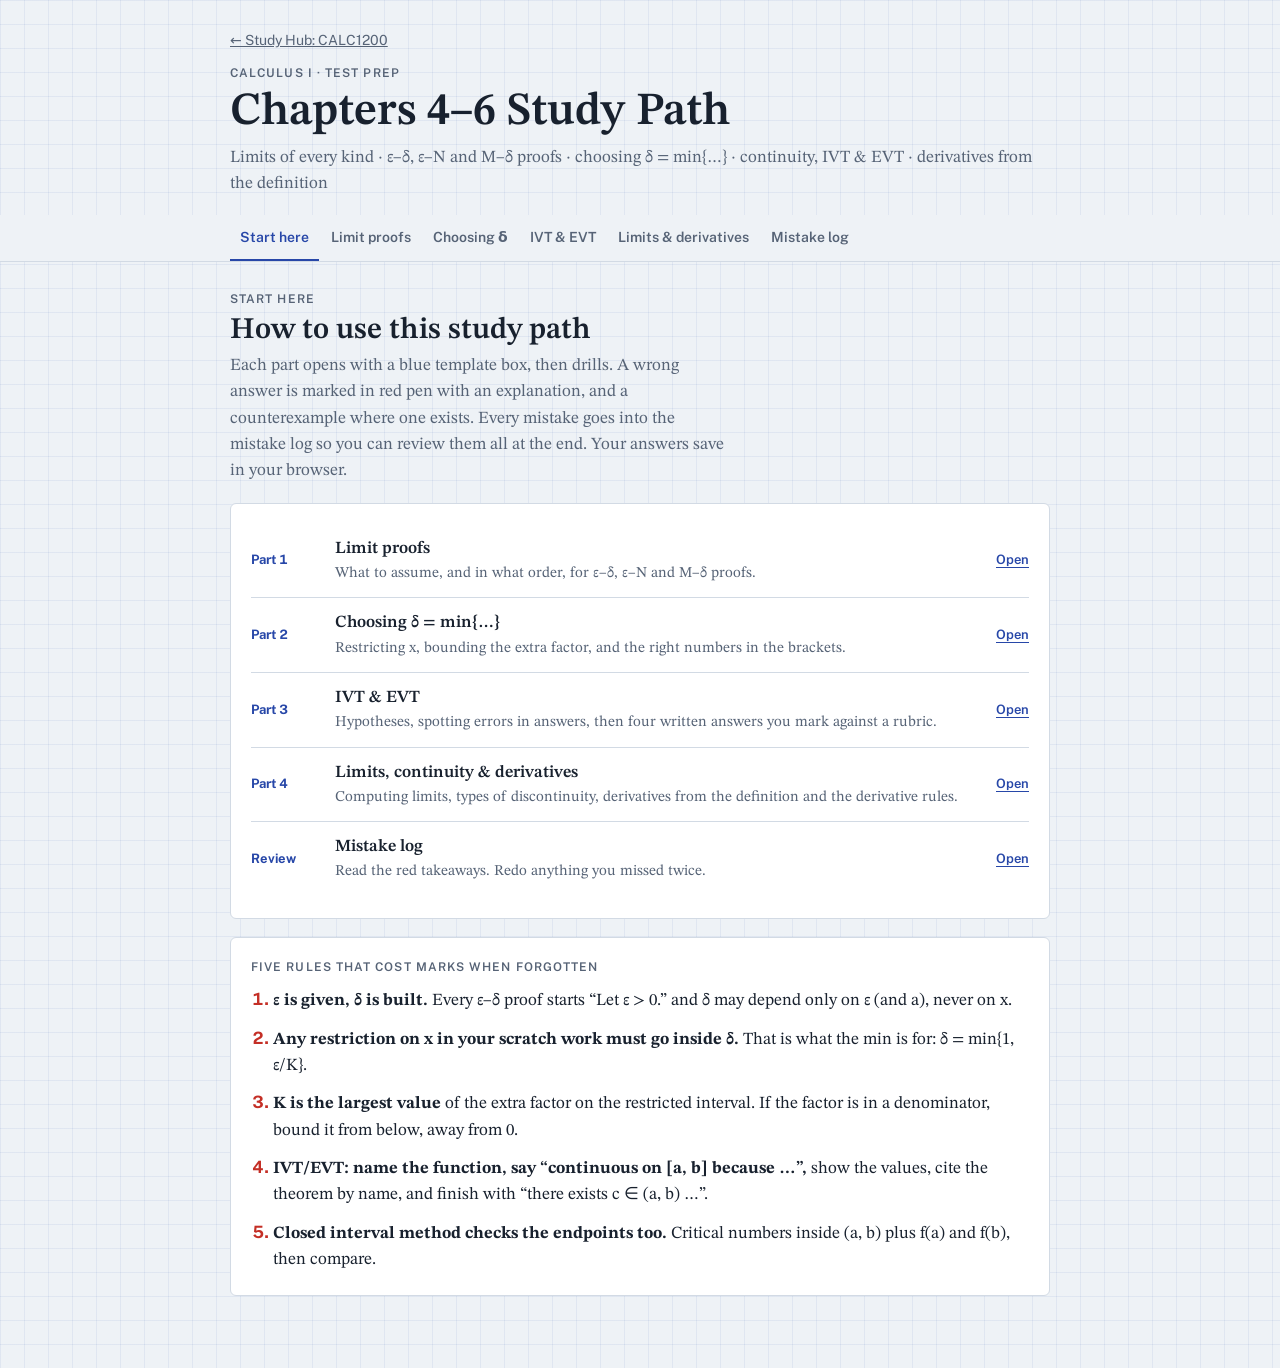
<file: docs/CALC1200/chapters-4-6/index.html>
<!doctype html><html><head><meta charset=utf8><meta name=viewport content="width=device-width,initial-scale=1,viewport-fit=cover"><style>:root{color-scheme:light;box-sizing:border-box;padding-top:env(safe-area-inset-top,0px);padding-bottom:env(safe-area-inset-bottom,0px)}html{scroll-padding-top:env(safe-area-inset-top,0px)}body{margin:0;padding:0;font:14px -apple-system,BlinkMacSystemFont,sans-serif;background:#fff;color:#000}img{max-width:100%}[hidden]:not([hidden=until-found i]){display:none!important}</style></head><body>
<title>Chapters 4–6 Study Path</title>
<meta name="claude:viewport-fit-sides" content="cover">
<link rel="preconnect" href="https://fonts.googleapis.com">
<link rel="preconnect" href="https://fonts.gstatic.com" crossorigin>
<link rel="stylesheet" href="https://fonts.googleapis.com/css2?family=STIX+Two+Text:ital,wght@0,400;0,600;1,400&family=Public+Sans:wght@400;500;600;700&family=Kalam:wght@400;700&display=swap">
<style>
/* Layout: exam blue-book on graph paper — one narrow column, sticky tab bar, red-pen corrections */
:root{
  --paper:#EEF2F6; --sheet:#FFFFFF; --ink:#18212E; --muted:#566376; --rule:#D2DAE4;
  --grid:rgba(39,71,168,.07); --accent:#2747A8; --accent-soft:#E4EAF9;
  --red:#C42F26; --red-soft:#FBEAE8; --green:#22744A; --green-soft:#E3F2E9;
  --serif:"STIX Two Text","Cambria","Times New Roman",serif;
  --sans:"Public Sans",system-ui,-apple-system,"Segoe UI",sans-serif;
  --hand:"Kalam","Segoe Print","Comic Sans MS",cursive;
}
@media (prefers-color-scheme: dark){:root:not([data-theme="light"]){
  --paper:#0F141B; --sheet:#161D27; --ink:#E2E7EE; --muted:#9AA6B7; --rule:#2A3441;
  --grid:rgba(142,166,255,.05); --accent:#8EA6FF; --accent-soft:#1D2843;
  --red:#FF7D73; --red-soft:#3A1F1E; --green:#6ED39A; --green-soft:#15301F; color-scheme:dark}}
:root[data-theme="dark"]{
  --paper:#0F141B; --sheet:#161D27; --ink:#E2E7EE; --muted:#9AA6B7; --rule:#2A3441;
  --grid:rgba(142,166,255,.05); --accent:#8EA6FF; --accent-soft:#1D2843;
  --red:#FF7D73; --red-soft:#3A1F1E; --green:#6ED39A; --green-soft:#15301F; color-scheme:dark}

*{box-sizing:border-box}
body{background-color:var(--paper);color:var(--ink);font-family:var(--serif);font-size:17px;line-height:1.55;
  background-image:linear-gradient(var(--grid) 1px,transparent 1px),linear-gradient(90deg,var(--grid) 1px,transparent 1px);
  background-size:24px 24px}
body::before{content:"";position:fixed;inset:0 0 auto;height:env(safe-area-inset-top,0px);z-index:10;background:var(--paper)}
.gut{padding-left:max(16px,env(safe-area-inset-left,0px));padding-right:max(16px,env(safe-area-inset-right,0px))}
.col{max-width:820px;margin:0 auto}
button{font:inherit;color:inherit}
:focus-visible{outline:2px solid var(--accent);outline-offset:2px}
sub{font-size:.7em}

/* header */
.top{padding-block:28px 18px}
.eyebrow{font-family:var(--sans);font-size:12px;font-weight:600;letter-spacing:.09em;text-transform:uppercase;color:var(--muted);margin:0}
h1{font-family:var(--serif);font-weight:600;font-size:clamp(34px,6vw,46px);line-height:1.05;margin:6px 0 8px;text-wrap:balance}
h1 em{font-style:italic;font-weight:400;color:var(--accent)}
.sub{margin:0;color:var(--muted);font-size:17px}

/* tabs */
.bar{position:sticky;top:env(safe-area-inset-top,0px);z-index:5;background:var(--paper);border-bottom:1px solid var(--rule)}
.bar .col{display:flex;align-items:center;gap:12px}
.tabs{display:flex;gap:2px;overflow-x:auto;flex:1;min-width:0;scrollbar-width:none}
.tabs::-webkit-scrollbar{display:none}
.tab{background:none;border:0;border-bottom:2px solid transparent;padding:12px 10px 10px;font-family:var(--sans);font-size:14px;font-weight:600;color:var(--muted);white-space:nowrap;cursor:pointer;display:flex;align-items:center;gap:6px}
.tab:hover{color:var(--ink)}
.tab[aria-selected="true"]{color:var(--accent);border-bottom-color:var(--accent)}
.badge{font-size:11px;min-width:18px;height:18px;padding:0 5px;border-radius:9px;background:var(--red);color:var(--sheet);display:inline-grid;place-items:center}
.badge[data-n="0"]{display:none}

/* sections */
main{padding-block:28px 72px}
.panel{display:flex;flex-direction:column;gap:18px}
.sec-head h2{font-size:30px;font-weight:600;line-height:1.15;margin:4px 0 6px;text-wrap:balance}
.lede{margin:0;color:var(--muted);max-width:62ch}
.meta{display:flex;flex-wrap:wrap;align-items:center;gap:10px 16px;margin-top:10px;font-family:var(--sans);font-size:13px;color:var(--muted)}
.meta strong{color:var(--ink);font-variant-numeric:tabular-nums}
.link{background:none;border:0;padding:0;font-family:var(--sans);font-size:13px;font-weight:600;color:var(--accent);cursor:pointer;text-decoration:underline;text-underline-offset:3px}

.card{background:var(--sheet);border:1px solid var(--rule);border-radius:6px;padding:20px 20px 22px;min-width:0}
.ref{background:var(--accent-soft);border-color:transparent}
.ref h3{font-family:var(--sans);font-size:13px;font-weight:700;letter-spacing:.07em;text-transform:uppercase;color:var(--accent);margin:0 0 10px}
.ref h4{font-size:18px;margin:18px 0 6px;font-weight:600}
.ref p{margin:0 0 10px}
.ref ol{margin:6px 0 0;padding-left:22px;display:grid;gap:6px}
.ref ol li::marker{font-family:var(--sans);font-size:13px;font-weight:600;color:var(--accent)}
.note{font-family:var(--sans);font-size:13px;color:var(--muted)}
.mb{font-family:var(--serif);background:var(--sheet);border-radius:4px;padding:12px 14px;margin:8px 0 12px;overflow-x:auto;line-height:1.7}
.mb .c{font-family:var(--hand);color:var(--accent);font-size:15px;white-space:nowrap}
.two{display:grid;grid-template-columns:repeat(auto-fit,minmax(300px,1fr));gap:16px}
.two>*{min-width:0}
.tbl{overflow-x:auto;margin-top:8px}
table{border-collapse:collapse;width:100%;min-width:560px;font-size:15px}
th,td{text-align:left;padding:8px 10px;border-bottom:1px solid var(--rule);vertical-align:top}
th{font-family:var(--sans);font-size:12px;letter-spacing:.06em;text-transform:uppercase;color:var(--muted);font-weight:600}

/* questions */
.qhead{display:flex;justify-content:space-between;gap:12px;align-items:baseline;margin-bottom:6px}
.qn{font-family:var(--sans);font-size:12px;font-weight:700;letter-spacing:.08em;text-transform:uppercase;color:var(--muted)}
.qtype{font-family:var(--sans);font-size:12px;color:var(--muted)}
.prompt{font-size:18px;margin:0 0 14px;max-width:66ch}
.opts{display:grid;gap:8px}
.opt{display:flex;gap:12px;align-items:flex-start;width:100%;text-align:left;padding:10px 12px;border:1px solid var(--rule);background:var(--sheet);border-radius:4px;cursor:pointer;font-family:var(--serif);font-size:17px;line-height:1.45}
.opt:hover:not([disabled]){border-color:var(--accent)}
.opt[disabled]{cursor:default}
.opt .k{flex:none;width:24px;height:24px;border-radius:50%;border:1px solid var(--rule);display:grid;place-items:center;font-family:var(--sans);font-size:12px;font-weight:700;color:var(--muted);margin-top:1px}
.opt.right{border-color:var(--green);background:var(--green-soft)}
.opt.right .k{border-color:var(--green);color:var(--green)}
.opt.wrong{border-color:var(--red);background:var(--red-soft)}
.opt.wrong .k{border-color:var(--red);color:var(--red)}
.opt.dim{opacity:.6}

.fb{margin-top:14px;padding:14px 16px;border-radius:4px;display:grid;gap:8px}
.fb.bad{background:var(--red-soft)}
.fb.good{background:var(--green-soft)}
.pen{font-family:var(--hand);font-size:21px;line-height:1.1;font-weight:700}
.fb.bad .pen{color:var(--red)}
.fb.good .pen{color:var(--green)}
.fb p{margin:0}
.fb .lab{font-family:var(--sans);font-size:12px;font-weight:700;letter-spacing:.06em;text-transform:uppercase;color:var(--muted);display:block;margin-bottom:2px}
.take{border-top:1px dashed var(--rule);padding-top:8px}
details.others summary{font-family:var(--sans);font-size:13px;font-weight:600;color:var(--accent);cursor:pointer}
details.others ul{margin:8px 0 0;padding-left:18px;display:grid;gap:8px;font-size:16px}
.row{display:flex;flex-wrap:wrap;gap:10px;margin-top:12px}
.btn{font-family:var(--sans);font-size:14px;font-weight:600;padding:9px 14px;border-radius:4px;border:1px solid var(--accent);background:var(--accent);color:var(--sheet);cursor:pointer}
.btn.ghost{background:transparent;color:var(--accent)}
.btn.warn{border-color:var(--red);background:transparent;color:var(--red)}
.btn[disabled]{opacity:.5;cursor:default}

/* ordering */
.ord{display:grid;gap:14px}
.ord h5{font-family:var(--sans);font-size:12px;font-weight:700;letter-spacing:.07em;text-transform:uppercase;color:var(--muted);margin:0 0 6px}
.lines{display:grid;gap:6px;min-height:44px;counter-reset:ln}
.seq{border:1px dashed var(--rule);border-radius:4px;padding:8px}
.seq:empty::before{content:"Tap lines below to build your proof here.";font-family:var(--sans);font-size:13px;color:var(--muted);padding:6px}
.line{display:flex;gap:10px;width:100%;text-align:left;padding:8px 10px;border:1px solid var(--rule);border-radius:4px;background:var(--sheet);cursor:pointer;font-family:var(--serif);font-size:16px;line-height:1.45}
.seq .line{counter-increment:ln}
.seq .line::before{content:counter(ln);font-family:var(--sans);font-size:12px;font-weight:700;color:var(--muted);min-width:16px;padding-top:2px}
.line:hover{border-color:var(--accent)}
.line.okl{border-color:var(--green);background:var(--green-soft)}
.line.badl{border-color:var(--red);background:var(--red-soft)}

/* writing */
textarea{width:100%;min-height:150px;resize:vertical;font-family:var(--serif);font-size:16px;line-height:1.55;padding:12px;border:1px solid var(--rule);border-radius:4px;background:var(--paper);color:var(--ink)}
.model{margin-top:14px;background:var(--green-soft);border-radius:4px;padding:14px 16px}
.model .lab{font-family:var(--sans);font-size:12px;font-weight:700;letter-spacing:.06em;text-transform:uppercase;color:var(--green)}
.model p{margin:6px 0 0}
.rub{margin-top:14px;display:grid;gap:8px}
.rub label{display:flex;gap:10px;align-items:flex-start;padding:8px 10px;border:1px solid var(--rule);border-radius:4px;cursor:pointer}
.rub input{margin-top:5px;accent-color:var(--accent);flex:none;width:16px;height:16px}
.rub small{display:block;font-family:var(--sans);font-size:13px;color:var(--muted);line-height:1.4;margin-top:2px}

/* plan */
.plan{display:grid;gap:0;margin:0;padding:0;list-style:none}
.plan li{display:grid;grid-template-columns:72px 1fr auto;gap:12px;align-items:center;padding:12px 0;border-bottom:1px solid var(--rule)}
.plan li:last-child{border-bottom:0}
.plan .t{font-family:var(--sans);font-size:13px;font-weight:700;color:var(--accent);font-variant-numeric:tabular-nums}
.plan b{font-weight:600}
.plan .d{display:block;font-size:15px;color:var(--muted)}
.rules{margin:0;padding-left:22px;display:grid;gap:10px}
.rules li::marker{font-family:var(--sans);font-weight:700;color:var(--red)}
@media (max-width:520px){.plan li{grid-template-columns:56px 1fr}.plan li .link{grid-column:2}}

/* log */
.logitem{display:grid;gap:8px}
.logitem .tag{font-family:var(--sans);font-size:12px;font-weight:700;letter-spacing:.06em;text-transform:uppercase;color:var(--red)}
.logitem .q{margin:0;font-size:16px;color:var(--muted)}
.logitem .fix{font-family:var(--hand);font-size:19px;color:var(--red);line-height:1.3}
.empty{text-align:center;color:var(--muted);padding:36px 20px}
@media (prefers-reduced-motion:no-preference){.fb,.model{animation:in .18s ease-out}@keyframes in{from{transform:translateY(-3px)}to{transform:none}}}
</style>

<header class="gut"><div class="col top">
  <a href="../" style="display:inline-block;margin-bottom:12px;font-family:var(--sans);font-size:14px;color:var(--muted)">&larr; Study Hub: CALC1200</a>
  <p class="eyebrow">Calculus I · Test prep</p>
  <h1>Chapters 4–6 Study Path</h1>
  <p class="sub">Limits of every kind · ε–δ, ε–N and M–δ proofs · choosing δ = min{…} · continuity, IVT &amp; EVT · derivatives from the definition</p>
</div></header>

<nav class="bar gut"><div class="col">
  <div class="tabs" role="tablist">
    <button class="tab" role="tab" data-tab="plan">Start here</button>
    <button class="tab" role="tab" data-tab="assume">Limit proofs</button>
    <button class="tab" role="tab" data-tab="delta">Choosing δ</button>
    <button class="tab" role="tab" data-tab="evtivt">IVT &amp; EVT</button>
    <button class="tab" role="tab" data-tab="limits">Limits &amp; derivatives</button>
    <button class="tab" role="tab" data-tab="log">Mistake log <span class="badge" id="logBadge" data-n="0">0</span></button>
  </div>
</div></nav>

<main class="gut"><div class="col">

<section class="panel" id="p-plan">
  <div class="sec-head">
    <p class="eyebrow">Start here</p>
    <h2>How to use this study path</h2>
    <p class="lede">Each part opens with a blue template box, then drills. A wrong answer is marked in red pen with an explanation, and a counterexample where one exists. Every mistake goes into the mistake log so you can review them all at the end. Your answers save in your browser.</p>
  </div>
  <div class="card">
    <ol class="plan">
      <li><span class="t">Part 1</span><span><b>Limit proofs</b><span class="d">What to assume, and in what order, for ε–δ, ε–N and M–δ proofs.</span></span><button class="link" data-go="assume">Open</button></li>
      <li><span class="t">Part 2</span><span><b>Choosing δ = min{…}</b><span class="d">Restricting x, bounding the extra factor, and the right numbers in the brackets.</span></span><button class="link" data-go="delta">Open</button></li>
      <li><span class="t">Part 3</span><span><b>IVT &amp; EVT</b><span class="d">Hypotheses, spotting errors in answers, then four written answers you mark against a rubric.</span></span><button class="link" data-go="evtivt">Open</button></li>
      <li><span class="t">Part 4</span><span><b>Limits, continuity &amp; derivatives</b><span class="d">Computing limits, types of discontinuity, derivatives from the definition and the derivative rules.</span></span><button class="link" data-go="limits">Open</button></li>
      <li><span class="t">Review</span><span><b>Mistake log</b><span class="d">Read the red takeaways. Redo anything you missed twice.</span></span><button class="link" data-go="log">Open</button></li>
    </ol>
  </div>
  <div class="card">
    <p class="eyebrow" style="margin-bottom:10px">Five rules that cost marks when forgotten</p>
    <ol class="rules">
      <li><b>ε is given, δ is built.</b> Every ε–δ proof starts “Let ε &gt; 0.” and δ may depend only on ε (and a), never on x.</li>
      <li><b>Any restriction on x in your scratch work must go inside δ.</b> That is what the min is for: δ = min{1, ε/K}.</li>
      <li><b>K is the largest value</b> of the extra factor on the restricted interval. If the factor is in a denominator, bound it from below, away from 0.</li>
      <li><b>IVT/EVT: name the function, say “continuous on [a, b] because …”,</b> show the values, cite the theorem by name, and finish with “there exists c ∈ (a, b) …”.</li>
      <li><b>Closed interval method checks the endpoints too.</b> Critical numbers inside (a, b) plus f(a) and f(b), then compare.</li>
    </ol>
  </div>
</section>

<section class="panel" id="p-assume" hidden>
  <div class="sec-head">
    <p class="eyebrow">Part 1</p>
    <h2>Making assumptions in limit proofs</h2>
    <p class="lede">The order of the lines is the logic. ε first, then δ, then x.</p>
    <div class="meta" data-meta="assume"></div>
  </div>
  <div class="card ref">
    <h3>Template · ε–δ limit</h3>
    <p><b>Definition.</b> lim<sub>x→a</sub> f(x) = L means: for every ε &gt; 0 there is a δ &gt; 0 such that 0 &lt; |x − a| &lt; δ ⇒ |f(x) − L| &lt; ε.</p>
    <div class="mb">
      Let ε &gt; 0. <span class="c">← arbitrary, you don't choose it</span><br>
      Choose δ = ______ . Then δ &gt; 0. <span class="c">← you choose it, from ε only</span><br>
      Suppose 0 &lt; |x − a| &lt; δ. <span class="c">← the only thing you know about x</span><br>
      Then … so |f(x) − L| &lt; ε. <span class="c">← reached, never assumed</span><br>
      Therefore lim<sub>x→a</sub> f(x) = L. ∎
    </div>
    <h4>Other kinds of limits</h4>
    <div class="tbl"><table>
      <thead><tr><th>Statement</th><th>Let…</th><th>Suppose…</th><th>Show…</th></tr></thead>
      <tbody>
        <tr><td>lim<sub>x→a⁺</sub> f(x) = L</td><td>ε &gt; 0, choose δ</td><td>a &lt; x &lt; a + δ</td><td>|f(x) − L| &lt; ε</td></tr>
        <tr><td>lim<sub>x→a⁻</sub> f(x) = L</td><td>ε &gt; 0, choose δ</td><td>a − δ &lt; x &lt; a</td><td>|f(x) − L| &lt; ε</td></tr>
        <tr><td>lim<sub>x→∞</sub> f(x) = L</td><td>ε &gt; 0, choose N</td><td>x &gt; N</td><td>|f(x) − L| &lt; ε</td></tr>
        <tr><td>lim<sub>x→−∞</sub> f(x) = L</td><td>ε &gt; 0, choose N</td><td>x &lt; N</td><td>|f(x) − L| &lt; ε</td></tr>
        <tr><td>lim<sub>x→a</sub> f(x) = ∞</td><td>M &gt; 0, choose δ</td><td>0 &lt; |x − a| &lt; δ</td><td>f(x) &gt; M</td></tr>
        <tr><td>lim<sub>x→a</sub> f(x) = −∞</td><td>M &lt; 0, choose δ</td><td>0 &lt; |x − a| &lt; δ</td><td>f(x) &lt; M</td></tr>
        <tr><td>lim<sub>x→∞</sub> f(x) = ∞</td><td>M &gt; 0, choose N</td><td>x &gt; N</td><td>f(x) &gt; M</td></tr>
      </tbody>
    </table></div>
  </div>
  <div class="items" id="items-assume" style="display:grid;gap:18px"></div>
</section>

<section class="panel" id="p-delta" hidden>
  <div class="sec-head">
    <p class="eyebrow">Part 2</p>
    <h2>What goes in the brackets of δ = min{…}</h2>
    <p class="lede">Each wrong option comes with a specific ε and x that break it, so you can see the failure instead of taking it on trust.</p>
    <div class="meta" data-meta="delta"></div>
  </div>
  <div class="card ref">
    <h3>Template · the min recipe</h3>
    <ol>
      <li><b>Factor.</b> Write |f(x) − L| = |x − a| · |g(x)|.</li>
      <li><b>Restrict.</b> Assume |x − a| &lt; 1. Use ½ instead if 1 would let a denominator reach 0 or leave the domain.</li>
      <li><b>Bound.</b> On that interval find K with |g(x)| &lt; K. Take the <b>largest</b> |g| can be. If g is a fraction, its denominator gets its <b>smallest</b> size.</li>
      <li><b>Solve.</b> |x − a| · K &lt; ε whenever |x − a| &lt; ε/K.</li>
      <li><b>Combine.</b> δ = min{1, ε/K}. Now both restrictions hold at once.</li>
    </ol>
    <h4>Worked: lim<sub>x→3</sub> x² = 9</h4>
    <div class="mb">
      |x² − 9| = |x − 3| · |x + 3|<br>
      |x − 3| &lt; 1 ⇒ 2 &lt; x &lt; 4 ⇒ 5 &lt; x + 3 &lt; 7 <span class="c">← use 7, the top</span><br>
      7 |x − 3| &lt; ε ⇔ |x − 3| &lt; ε/7<br>
      δ = min{1, ε/7}
    </div>
    <p class="note">Why min and not max: |x − a| &lt; min{p, q} gives |x − a| &lt; p <b>and</b> |x − a| &lt; q. A max only guarantees one of them.</p>
  </div>
  <div class="items" id="items-delta" style="display:grid;gap:18px"></div>
</section>

<section class="panel" id="p-evtivt" hidden>
  <div class="sec-head">
    <p class="eyebrow">Part 3</p>
    <h2>Writing EVT &amp; IVT answers</h2>
    <p class="lede">Most lost marks come from skipped lines, not wrong maths. Learn the template, spot the gaps in other people's answers, then write your own and mark it against the rubric.</p>
    <div class="meta" data-meta="evtivt"></div>
  </div>
  <div class="two">
    <div class="card ref">
      <h3>Template · IVT</h3>
      <p><b>Theorem.</b> If f is continuous on [a, b] and N is strictly between f(a) and f(b), then there exists c ∈ (a, b) with f(c) = N.</p>
      <ol>
        <li>Let g(x) = … (move everything to one side if x appears on both sides).</li>
        <li>g is continuous on <b>[a, b]</b> because … (polynomial, sum/product/quotient with non-zero denominator, composition).</li>
        <li>g(a) = … &lt; 0 and g(b) = … &gt; 0.</li>
        <li>So 0 is between g(a) and g(b).</li>
        <li>By the Intermediate Value Theorem, there exists c ∈ (a, b) such that g(c) = 0, so [original equation] holds at x = c.</li>
      </ol>
    </div>
    <div class="card ref">
      <h3>Template · EVT</h3>
      <p><b>Theorem.</b> If f is continuous on a closed, bounded interval [a, b], then f attains an absolute max and an absolute min on [a, b].</p>
      <ol>
        <li>f is continuous on [a, b] because …, so by the EVT f has an absolute max and min there.</li>
        <li>Find f′(x). Critical numbers: f′(c) = 0 or f′(c) does not exist.</li>
        <li>Keep only critical numbers inside (a, b).</li>
        <li>Evaluate f at those and at <b>both endpoints</b>.</li>
        <li>Largest value is the absolute max, smallest is the absolute min. Give the value and every x where it occurs.</li>
      </ol>
    </div>
  </div>
  <div class="items" id="items-evtivt" style="display:grid;gap:18px"></div>
</section>

<section class="panel" id="p-limits" hidden>
  <div class="sec-head">
    <p class="eyebrow">Part 4</p>
    <h2>Limits, continuity &amp; derivatives</h2>
    <p class="lede">Computing limits of every kind, types of discontinuity, derivatives from the definition, and the derivative rules.</p>
    <div class="meta" data-meta="limits"></div>
  </div>
  <div class="card ref">
    <h3>Toolkit · which technique?</h3>
    <div class="tbl"><table>
      <thead><tr><th>You see</th><th>Do this</th><th>Example</th></tr></thead>
      <tbody>
        <tr><td>f continuous at a</td><td>Substitute x = a</td><td>lim<sub>x→2</sub> (x² + 1) = 5</td></tr>
        <tr><td>0/0, polynomials</td><td>Factor, cancel, substitute</td><td>(x² − 9)/(x − 3) = x + 3 → 6</td></tr>
        <tr><td>0/0 with a square root</td><td>Multiply by the conjugate</td><td>(√x − 2)/(x − 4) → 1/4</td></tr>
        <tr><td>sin(kx)/x as x → 0</td><td>Rewrite as k · sin(kx)/(kx)</td><td>sin(3x)/x → 3</td></tr>
        <tr><td>Bounded × (something → 0)</td><td>Squeeze theorem</td><td>x sin(1/x) → 0</td></tr>
        <tr><td>Rational function, x → ±∞</td><td>Divide by the highest power of x</td><td>(3x² − x)/(5x² + 2) → 3/5</td></tr>
        <tr><td>∞ − ∞ with a square root</td><td>Multiply by the conjugate</td><td>√(x² + x) − x → 1/2</td></tr>
        <tr><td>Nonzero number ÷ 0</td><td>Check the sign on each side</td><td>1/(x − 2) → −∞ as x → 2⁻</td></tr>
      </tbody>
    </table></div>
    <h4>Continuity at a</h4>
    <p>f is continuous at a when all three hold: f(a) is defined, lim<sub>x→a</sub> f(x) exists, and the two are equal.</p>
    <h4>Derivative from the definition</h4>
    <div class="mb">f′(x) = lim<sub>h→0</sub> [f(x + h) − f(x)] / h <span class="c">← combine, cancel h, then let h → 0</span></div>
  </div>
  <div class="items" id="items-limits" style="display:grid;gap:18px"></div>
</section>

<section class="panel" id="p-log" hidden>
  <div class="sec-head">
    <p class="eyebrow">Final review</p>
    <h2>Mistake log</h2>
    <p class="lede">Every wrong answer, wrong proof order and missed rubric item, newest first. Review the red takeaways before your test.</p>
    <div class="row"><button class="btn warn" id="clearLog">Clear log</button></div>
  </div>
  <div id="logList" style="display:grid;gap:14px"></div>
</section>

</div></main>

<script>
const DATA = {
assume:[
{type:'mc',id:'a1',prompt:'You are proving lim<sub>x→2</sub> (3x + 1) = 7. What is the first line of the proof?',
 options:[
  {t:'Let ε > 0.',ok:true,why:'The definition says “for every ε > 0”, so you start with an arbitrary ε someone hands you. Everything after has to work for that ε, whatever it is.'},
  {t:'Let δ > 0.',why:'δ is not given to you. The definition says “there exists δ”, which means you construct it. Starting with “Let δ > 0” would claim every δ works, which is false and not what was asked.'},
  {t:'Suppose |(3x + 1) − 7| < ε.',why:'That is the conclusion you are trying to reach. Assuming it makes the proof circular. It belongs in scratch work only.'},
  {t:'Let ε = 0.01.',why:'A specific ε proves the statement for that one tolerance only. The proof has to work for every ε > 0, so ε must stay arbitrary.'}],
 fix:'Open every ε–δ proof with “Let ε > 0.” ε is given; δ is built.'},
{type:'mc',id:'a2',prompt:'After “Let ε > 0. Choose δ = …”, what do you assume about x?',
 options:[
  {t:'0 < |x − a| < δ',ok:true,why:'This is exactly the hypothesis in the definition. You assume x is within δ of a (but not equal to a), then show |f(x) − L| < ε.'},
  {t:'|x − a| < ε',why:'ε measures how close the output f(x) must be to L. The distance from x to a is controlled by δ. Mixing them up is the most common slip in this line.'},
  {t:'|f(x) − L| < δ',why:'Both letters are in the wrong place. Input distance |x − a| goes with δ; output distance |f(x) − L| goes with ε.'},
  {t:'|x − a| ≤ δ',why:'The definition uses strict inequalities and the “0 <” part. With ≤ you may only reach |f(x) − L| ≤ ε, and you have allowed x = a, which a limit ignores.'}],
 fix:'Assume 0 < |x − a| < δ (input ↔ δ). Prove |f(x) − L| < ε (output ↔ ε).'},
{type:'mc',id:'a3',prompt:'Why does the assumption say 0 < |x − a| < δ and not just |x − a| < δ?',
 options:[
  {t:'It excludes x = a. A limit describes f near a, not at a, and f(a) may be undefined or different from L.',ok:true,why:'Example: (x² − 9)/(x − 3) is undefined at 3 but its limit there is 6. The “0 <” keeps x = a out of the picture.'},
  {t:'Because an absolute value can’t be negative.',why:'Absolute values are already ≥ 0, so that would add nothing. The point is the strict part: it rules out |x − a| = 0, which means x = a.'},
  {t:'To make sure δ is positive.',why:'δ > 0 is a separate requirement on your choice of δ. The “0 <” is a condition on x.'},
  {t:'It’s optional; graders accept either.',why:'It changes the meaning. Without it, f(a) would also have to be within ε of L, which is continuity at a, a stronger statement.'}],
 fix:'“0 < |x − a|” means x ≠ a. The value f(a) never matters for a limit.'},
{type:'mc',id:'a4',prompt:'In scratch work for lim<sub>x→3</sub> x² = 9 you write “assume |x − 3| < 1, so 2 < x < 4.” What makes this assumption legal in the final proof?',
 options:[
  {t:'Choosing δ ≤ 1, for example δ = min{1, ε/7}.',ok:true,why:'The proof only lets you assume 0 < |x − 3| < δ. If δ ≤ 1, then |x − 3| < δ ≤ 1 follows. That is the whole reason the 1 sits inside the min.'},
  {t:'Nothing extra; x is close to 3 anyway.',why:'“Close” has no meaning in a proof. The only information about x is |x − 3| < δ. If δ could be 10, x could be 12, and |x + 3| < 7 would be false.'},
  {t:'You can never assume anything extra about x.',why:'You can, as long as your choice of δ forces it. Building extra restrictions into δ is the standard technique for non-linear limits.'},
  {t:'It is legal as long as ε < 1.',why:'The restriction is on how far x is from 3, which δ controls. You cannot assume ε is small; the min handles large ε for you.'}],
 fix:'Every extra restriction on x from scratch work must appear inside δ = min{…}.'},
{type:'mc',id:'a5',prompt:'A student’s “proof” of lim<sub>x→2</sub> (3x + 1) = 7:<div class="mb">|3x + 1 − 7| < ε ⇒ 3|x − 2| < ε ⇒ |x − 2| < ε/3. So δ = ε/3. ∎</div>What is wrong with it?',
 options:[
  {t:'It is scratch work written as the proof: it starts by assuming the conclusion |f(x) − L| < ε.',ok:true,why:'The proof has to run forwards: Let ε > 0, choose δ = ε/3, suppose 0 < |x − 2| < δ, then 3|x − 2| < 3δ = ε. Finding δ is not the same as proving it works.'},
  {t:'δ should be min{1, ε/3}.',why:'There is no extra x-dependent factor in a linear function, so no restriction is needed. ε/3 is fine.'},
  {t:'δ should be 3ε.',why:'That is too big. ε = 1 gives δ = 3; x = 4 gives |13 − 7| = 6 > 1.'},
  {t:'Nothing; it is complete.',why:'It never shows that 0 < |x − 2| < δ implies the conclusion. Graders want the forward direction written out.'}],
 fix:'Scratch work runs backwards from |f(x) − L| < ε. The proof runs forwards from 0 < |x − a| < δ.'},
{type:'mc',id:'a6',prompt:'Which opening correctly sets up a proof that lim<sub>x→∞</sub> (2x + 1)/x = 2?',
 options:[
  {t:'Let ε > 0. Choose N = 1/ε. Suppose x > N.',ok:true,why:'At infinity, “x close to a” becomes “x large”, written x > N. Then x > 0 and |(2x + 1)/x − 2| = 1/x < 1/N = ε.'},
  {t:'Let ε > 0. Choose δ = 1/ε. Suppose 0 < |x − ∞| < δ.',why:'∞ is not a number, so |x − ∞| means nothing. “x → ∞” is written as x > N.'},
  {t:'Let N > 0. Choose ε = 1/N. Suppose x > N.',why:'The quantifiers are reversed. ε comes first and is arbitrary; you choose N in terms of ε.'},
  {t:'Let ε > 0. Suppose x > ε.',why:'The threshold has to be chosen so it works, here N = 1/ε. Using ε itself fails: ε = 0.1 and x = 1 gives |3 − 2| = 1 > 0.1.'}],
 fix:'x → ∞: “Let ε > 0. Choose N = … Suppose x > N.” Then show |f(x) − L| < ε.'},
{type:'mc',id:'a7',prompt:'Which opening correctly proves lim<sub>x→0</sub> 1/x² = ∞?',
 options:[
  {t:'Let M > 0. Choose δ = 1/√M. Suppose 0 < |x| < δ.',ok:true,why:'Then x² < 1/M, so 1/x² > M. For infinite limits the target is “bigger than any M”, and a bigger M needs a smaller δ.'},
  {t:'Let ε > 0. Choose δ = ε. Suppose 0 < |x| < δ.',why:'For an infinite limit, f(x) isn’t within ε of a number L. It has to exceed any bound M, so the proof starts “Let M > 0.”'},
  {t:'Let M > 0. Choose δ = √M. Suppose 0 < |x| < δ.',why:'Wrong direction: bigger M gives bigger δ, so x may sit further from 0. M = 100 gives δ = 10; x = 5 gives 1/25 = 0.04, nowhere near 100.'},
  {t:'Let M > 0. Choose δ = 1/M. Suppose 0 < |x| < δ.',why:'This gives 1/x² > M², which is less than M when M < 1. With M = ¼: δ = 4 and x = 3 gives 1/9 < ¼. Solve x² < 1/M properly to get δ = 1/√M.'}],
 fix:'f(x) → ∞: “Let M > 0. Choose δ. Suppose 0 < |x − a| < δ.” Show f(x) > M. Bigger M ⇒ smaller δ.'},
{type:'order',id:'o1',prompt:'Put the proof of lim<sub>x→3</sub> x² = 9 in order. Two lines are traps; leave them out.',
 steps:[
  {t:'Let ε > 0.',why:'Every ε–δ proof starts by fixing an arbitrary ε.'},
  {t:'Choose δ = min{1, ε/7}. Then δ > 0.',why:'δ comes right after ε and uses only ε. Say it is positive.'},
  {t:'Suppose 0 < |x − 3| < δ.',why:'x is introduced only after δ exists, with the assumption from the definition.'},
  {t:'Since δ ≤ 1, |x − 3| < 1, so 2 < x < 4 and |x + 3| < 7.',why:'Use the first number in the min to bound the extra factor.'},
  {t:'Since δ ≤ ε/7, |x − 3| < ε/7.',why:'Use the second number in the min.'},
  {t:'So |x² − 9| = |x − 3| · |x + 3| < (ε/7) · 7 = ε.',why:'Multiply the two bounds to reach the conclusion.'},
  {t:'Therefore lim x→3 of x² = 9. ∎',why:'State what you proved.'}],
 order:[[0],[1],[2],[3,4],[5],[6]],
 traps:[
  {t:'Suppose |x² − 9| < ε.',why:'That is the conclusion. Assuming it makes the proof circular.'},
  {t:'Let δ > 0.',why:'δ is not arbitrary. You construct it from ε, so the line is “Choose δ = …”.'}],
 fix:'Order: ε, then δ, then x, then bound, then conclusion.'}
],
delta:[
{type:'mc',id:'d1',prompt:'Scratch work for lim<sub>x→3</sub> x² = 9 gives |x² − 9| = |x − 3| · |x + 3|. Which δ gives a correct proof?',
 options:[
  {t:'δ = min{1, ε/7}',ok:true,why:'The 1 forces |x − 3| < 1, so 2 < x < 4 and |x + 3| < 7. The ε/7 then gives |x − 3| · |x + 3| < (ε/7) · 7 = ε.'},
  {t:'δ = ε/7',why:'The bound |x + 3| < 7 only holds because you assumed |x − 3| < 1, and nothing enforces that. Counterexample: ε = 70 gives δ = 10; x = 12 is within 10 of 3, but |144 − 9| = 135 > 70.'},
  {t:'δ = min{1, ε/5}',why:'On 2 < x < 4, x + 3 is between 5 and 7. You need the largest value, 7, or the product can exceed ε. Counterexample: ε = 5 gives δ = 1; x = 3.9 gives |15.21 − 9| = 6.21 > 5.'},
  {t:'δ = max{1, ε/7}',why:'max picks the larger number, so x only satisfies one restriction. Counterexample: ε = 0.07 gives δ = 1; x = 3.9 gives 6.21 > 0.07.'}],
 fix:'δ = min{1, ε/K}, with K the LARGEST value of the extra factor when |x − a| < 1.'},
{type:'mc',id:'d2',prompt:'For lim<sub>x→2</sub> (x² + x) = 6, |x² + x − 6| = |x − 2| · |x + 3|. Restricting to |x − 2| < 1, which δ works?',
 options:[
  {t:'δ = min{1, ε/6}',ok:true,why:'|x − 2| < 1 gives 1 < x < 3, so 4 < x + 3 < 6. Use the top value, 6.'},
  {t:'δ = min{1, ε/5}',why:'5 is x + 3 at the centre x = 2, but x can be anywhere in (1, 3), where x + 3 gets close to 6. Counterexample: ε = 5, δ = 1, x = 2.9 gives |8.41 + 2.9 − 6| = 5.31 > 5.'},
  {t:'δ = min{1, ε/4}',why:'4 is the smallest value of x + 3 on (1, 3). A lower bound makes the inequality point the wrong way. ε = 4, δ = 1, x = 2.9 gives 5.31 > 4.'},
  {t:'δ = min{1, 6ε}',why:'You need 6|x − 2| < ε, which means |x − 2| < ε/6. Multiplying inverts it. ε = 0.1 gives δ = 0.6; x = 2.5 gives |6.25 + 2.5 − 6| = 2.75 > 0.1.'}],
 fix:'Plug in the endpoint that makes the factor largest, not the centre value x = a.'},
{type:'mc',id:'d3',prompt:'Same limit, lim<sub>x→2</sub> (x² + x) = 6. A friend writes δ = min{½, ε/6} instead of min{1, ε/6}. Is the proof still valid?',
 options:[
  {t:'Yes. A smaller δ only shrinks the set of x you must handle; |x − 2| < ½ still gives |x + 3| < 5.5 < 6.',ok:true,why:'δ is never unique. Any positive δ smaller than one that works also works.'},
  {t:'No. δ has to be exactly min{1, ε/6}.',why:'δ is not unique. The definition asks for some δ, and any smaller positive δ also satisfies it.'},
  {t:'No. The cap in the min must always be 1.',why:'1 is a convenient choice, not a rule. Any positive cap works if the bound is redone; with ½ you could even use ε/5.5.'},
  {t:'Only when ε < ½.',why:'The proof must hold for every ε > 0, and this one does. The min handles large ε.'}],
 fix:'Any smaller positive δ also works. When unsure about a bound, shrinking δ is safe.'},
{type:'mc',id:'d4',prompt:'For lim<sub>x→1</sub> 1/x = 1, |1/x − 1| = |x − 1| / |x|. Which δ works?',
 options:[
  {t:'δ = min{½, ε/2}',ok:true,why:'|x − 1| < ½ gives ½ < x < 3/2, so 1/|x| < 2. Then |1/x − 1| < 2|x − 1| < 2 · ε/2 = ε.'},
  {t:'δ = min{1, ε/2}',why:'|x − 1| < 1 allows x close to 0, where 1/x blows up, so 1/|x| has no bound. Counterexample: ε = 2 gives δ = 1; x = 0.1 gives |10 − 1| = 9 > 2.'},
  {t:'δ = min{½, 2ε}',why:'Inverted. With 1/|x| < 2 you need 2|x − 1| < ε, so |x − 1| < ε/2. Counterexample: ε = 0.1 gives δ = 0.2; x = 0.85 gives |1.176 − 1| = 0.176 > 0.1.'},
  {t:'δ = min{½, 2ε/3}',why:'This uses the largest |x| (3/2), but |x| is in the denominator, so you need its smallest value (½). Counterexample: ε = ¾ gives δ = ½; x = 0.51 gives |1.96 − 1| = 0.96 > 0.75.'}],
 fix:'Factor in a denominator: cap δ so x stays away from 0 (½ here), then bound |x| from BELOW.'},
{type:'mc',id:'d5',prompt:'For lim<sub>x→4</sub> (5x − 3) = 17, do you need a min?',
 options:[
  {t:'No. |5x − 3 − 17| = 5|x − 4|, so δ = ε/5 works.',ok:true,why:'No x-dependent factor is left to bound, so there is nothing to restrict. min{1, ε/5} would also be correct, just unnecessary.'},
  {t:'Yes, δ must be min{1, ε/5}.',why:'It would be valid (smaller δ always is), but it isn’t required. The min only earns its place when you bound a factor like |x + 3| that changes with x.'},
  {t:'No, δ = 5ε.',why:'You need 5|x − 4| < ε, so |x − 4| < ε/5. With δ = 5ε and ε = 1, x = 6 gives |27 − 17| = 10 > 1.'},
  {t:'No, δ = ε.',why:'The factor 5 is missing. ε = 1, x = 4.5 gives |19.5 − 17| = 2.5 > 1.'}],
 fix:'Linear f: δ = ε / |slope|. Save the min for non-linear f.'},
{type:'mc',id:'d6',prompt:'You chose δ = min{1, ε/7} and assumed 0 < |x − 3| < δ. Which facts about x can you now use?',
 options:[
  {t:'|x − 3| < 1 and |x − 3| < ε/7, both at once.',ok:true,why:'|x − 3| < δ and δ is at most each number in the min, so x satisfies both. That is the entire reason to use min.'},
  {t:'Only |x − 3| < 1.',why:'δ ≤ ε/7 as well, so you also get |x − 3| < ε/7. You need both: one to bound |x + 3|, one to finish.'},
  {t:'Only whichever of 1 and ε/7 is smaller.',why:'If |x − 3| is less than the smaller number, it is automatically less than the larger one too. You get both.'},
  {t:'|x − 3| = min{1, ε/7}.',why:'The assumption is a strict inequality, |x − 3| < δ, not an equation.'}],
 fix:'|x − a| < min{p, q} ⇒ |x − a| < p AND |x − a| < q. Write both lines in the proof.'},
{type:'mc',id:'d7',prompt:'For lim<sub>x→2</sub> x³ = 8, |x³ − 8| = |x − 2| · |x² + 2x + 4|. Restricting to |x − 2| < 1, which δ works?',
 options:[
  {t:'δ = min{1, ε/19}',ok:true,why:'1 < x < 3, and x² + 2x + 4 increases for x > 0, so it stays below 9 + 6 + 4 = 19.'},
  {t:'δ = min{1, ε/12}',why:'12 is the value at the centre x = 2. Counterexample: ε = 12, δ = 1, x = 2.9 gives |24.389 − 8| = 16.389 > 12.'},
  {t:'δ = min{1, ε/7}',why:'7 = 1 + 2 + 4 is the value at x = 1, a lower bound. ε = 7, δ = 1, x = 2.9 gives 16.389 > 7.'},
  {t:'δ = min{1, 19ε}',why:'Inverted: you need |x − 2| < ε/19. ε = 0.1 gives δ = 1; x = 2.9 gives 16.389 > 0.1.'}],
 fix:'Bound each piece using the worst x in (a − 1, a + 1). For x² + 2x + 4 on (1, 3) that is x = 3.'},
{type:'mc',id:'d8',prompt:'For lim<sub>x→4</sub> √x = 2, |√x − 2| = |x − 4| / (√x + 2) ≤ |x − 4| / 2. Which δ is correct?',
 options:[
  {t:'δ = min{4, 2ε}',ok:true,why:'The 4 keeps 0 < x < 8, so √x is defined. Then |√x − 2| ≤ |x − 4| / 2 < 2ε / 2 = ε.'},
  {t:'δ = 2ε',why:'The algebra is right, but large ε breaks the domain: ε = 5 gives δ = 10, which allows x = −3, where √x is undefined. The 4 in the min keeps x positive.'},
  {t:'δ = min{4, (√x + 2)ε}',why:'δ cannot depend on x. You fix δ before x is chosen, so it may use only ε (and the point a).'},
  {t:'δ = max{4, 2ε}',why:'max makes δ at least 4, so x can be negative or far away. Use min to keep both restrictions.'}],
 fix:'δ depends only on ε. A min can also protect the domain (keep x where f is defined).'}
],
evtivt:[
{type:'mc',id:'e1',prompt:'f(x) = 1/x on (0, 1]. Does the EVT guarantee an absolute maximum?',
 options:[
  {t:'No. The interval isn’t closed (0 is missing), and in fact f is unbounded near 0, so there is no max.',ok:true,why:'EVT needs continuity on a closed, bounded interval. Here 1/x → ∞ as x → 0⁺. (There is an absolute min, 1 at x = 1.)'},
  {t:'Yes, because f is continuous on (0, 1].',why:'Continuity alone isn’t enough. The interval must also be closed and bounded.'},
  {t:'Yes, because the interval is bounded.',why:'Bounded but not closed. The missing endpoint 0 is exactly where f escapes to ∞.'},
  {t:'No, because f is not differentiable.',why:'EVT doesn’t need differentiability, and 1/x is differentiable on (0, 1] anyway. The problem is the open end.'}],
 fix:'EVT needs both: f continuous AND the interval closed and bounded, [a, b].'},
{type:'mc',id:'e2',prompt:'To show x³ + x − 1 = 0 has a root in (0, 1) with the IVT, which hypothesis must you state?',
 options:[
  {t:'f(x) = x³ + x − 1 is continuous on [0, 1] because it is a polynomial.',ok:true,why:'Continuity on the closed interval is the only hypothesis of the IVT (plus N between the endpoint values).'},
  {t:'f is differentiable on (0, 1).',why:'True, but that is a hypothesis of the Mean Value Theorem and Rolle’s Theorem, not the IVT.'},
  {t:'f(0) = f(1).',why:'That is Rolle’s Theorem. Here f(0) = −1 and f(1) = 1, and you need them on opposite sides of 0.'},
  {t:'f is increasing on [0, 1].',why:'That would show the root is unique. The IVT question only asks for existence.'}],
 fix:'IVT needs only continuity on [a, b]. Differentiability and f(a) = f(b) belong to MVT and Rolle.'},
{type:'mc',id:'e3',prompt:'Which IVT conclusion is written correctly for f(x) = x³ + x − 1 on [0, 1]?',
 options:[
  {t:'There exists c ∈ (0, 1) such that f(c) = 0.',ok:true,why:'Existence of some c in the open interval, stated with the theorem’s wording.'},
  {t:'f(c) = 0 for c = 0.68.',why:'The IVT says a c exists. It never tells you its value, so don’t name one.'},
  {t:'There exists c ∈ (0, 1) such that f′(c) = 0.',why:'That is Rolle’s Theorem’s conclusion, about the derivative.'},
  {t:'f has exactly one root in (0, 1).',why:'Uniqueness needs an extra argument (for example f′(x) = 3x² + 1 > 0). The IVT alone gives at least one.'}],
 fix:'IVT conclusion: “there exists c ∈ (a, b) such that f(c) = N.” Existence only, no value.'},
{type:'mc',id:'e4',prompt:'g(x) = 1/(x − 2) on [1, 3]. g(1) = −1 and g(3) = 1. Can you conclude g(c) = 0 for some c in (1, 3)?',
 options:[
  {t:'No. g isn’t continuous on [1, 3] (undefined at x = 2), so the IVT doesn’t apply. In fact 1/(x − 2) is never 0.',ok:true,why:'A sign change means nothing without continuity on the whole closed interval.'},
  {t:'Yes, by the IVT, since g changes sign.',why:'The sign change is only half the hypothesis. g jumps from −∞ to +∞ at x = 2 and never equals 0.'},
  {t:'Yes, because g is continuous on its domain.',why:'Continuous on its domain is not continuous on [1, 3]. The interval contains x = 2, where g is undefined.'},
  {t:'No, because g is decreasing.',why:'Decreasing has nothing to do with it. The reason is the discontinuity at x = 2.'}],
 fix:'Before citing IVT or EVT, check [a, b] for zero denominators, logs of non-positive numbers, roots of negatives.'},
{type:'mc',id:'e5',prompt:'A student writes: “Let f(x) = x³ + x − 1. f(0) = −1 and f(1) = 1, so by the IVT f(c) = 0 for some c in (0, 1).” What costs marks?',
 options:[
  {t:'No continuity statement: “f is a polynomial, so it is continuous on [0, 1].”',ok:true,why:'Continuity is the hypothesis that lets the theorem apply. Graders look for it, with a reason.'},
  {t:'It never computes f′(x).',why:'The derivative plays no role in the IVT.'},
  {t:'It doesn’t find the value of c.',why:'The IVT only promises c exists. You are not expected to find it.'},
  {t:'Nothing; it is complete.',why:'It skips the main hypothesis. Most rubrics give a mark for “continuous on [0, 1] because …”.'}],
 fix:'Always write “f is continuous on [a, b] because …” before citing IVT or EVT.'},
{type:'mc',id:'e6',prompt:'A student writes: “f is continuous on (0, 2) and f(0) < 0 < f(2), so by the IVT there is c with f(c) = 0.” What fix earns full marks?',
 options:[
  {t:'Say f is continuous on the closed interval [0, 2].',ok:true,why:'The IVT uses f(0) and f(2), so f must be continuous at the endpoints too. Example: f(0) = −1 and f(x) = 1 for 0 < x ≤ 2 is continuous on (0, 2), has f(0) < 0 < f(2), and never equals 0.'},
  {t:'Say f is differentiable on (0, 2).',why:'That is an MVT hypothesis. It doesn’t fix the missing endpoints.'},
  {t:'Give the value of c.',why:'The IVT is about existence; nobody expects a value.'},
  {t:'Swap to f(0) > 0 > f(2).',why:'Either direction works. N just has to be between f(a) and f(b).'}],
 fix:'Continuity goes on the CLOSED interval [a, b].'},
{type:'mc',id:'e7',prompt:'Absolute extrema of f(x) = x³ − 3x + 1 on [0, 3]. A student writes: “f′(x) = 3x² − 3 = 0 ⇒ x = ±1. f(1) = −1, f(−1) = 3. Absolute max 3, absolute min −1.” What went wrong?',
 options:[
  {t:'x = −1 is outside [0, 3], and the endpoints were never checked. f(0) = 1, f(3) = 19, so the absolute max is 19 at x = 3.',ok:true,why:'Closed interval method: critical numbers inside (a, b), plus both endpoints, then compare. The absolute min −1 at x = 1 was right.'},
  {t:'They should have used the second derivative test.',why:'That classifies local extrema. For absolute extrema on [a, b], compare f-values at critical numbers and endpoints.'},
  {t:'They should have solved f(x) = 0.',why:'Roots of f are where the graph crosses the axis, not where it peaks or dips.'},
  {t:'Nothing; the answer is correct.',why:'f(3) = 27 − 9 + 1 = 19 is larger than 3, and x = −1 isn’t even in the interval.'}],
 fix:'Critical numbers IN (a, b) + both endpoints. Endpoints are where marks go missing.'},
{type:'order',id:'o2',prompt:'Put the IVT answer to “Show x³ + x − 1 = 0 has a solution in (0, 1)” in order. Two lines are traps.',
 steps:[
  {t:'Let f(x) = x³ + x − 1.',why:'Name the function you apply the theorem to.'},
  {t:'f is a polynomial, so f is continuous on [0, 1].',why:'State the hypothesis, with a reason, on the closed interval.'},
  {t:'f(0) = −1 < 0 and f(1) = 1 > 0.',why:'Compute both endpoint values.'},
  {t:'So 0 is between f(0) and f(1).',why:'Say explicitly that N = 0 is between the endpoint values.'},
  {t:'By the Intermediate Value Theorem, there exists c ∈ (0, 1) with f(c) = 0.',why:'Cite the theorem by name and state its conclusion.'},
  {t:'So x³ + x − 1 = 0 has a solution in (0, 1).',why:'Translate back to the question asked.'}],
 order:[[0],[1,2],[3],[4],[5]],
 traps:[
  {t:'Let c = 0.68.',why:'The IVT gives existence only. Never pick a value for c.'},
  {t:'Suppose f(c) = 0.',why:'That assumes what you want to show.'}],
 fix:'IVT order: name f → continuous on [a, b] → endpoint values → N is between → “By the IVT, there exists c ∈ (a, b)…” → answer the question.'},
{type:'write',id:'w1',prompt:'Show that the equation cos x = x has a solution in (0, π/2).',
 model:'<p>Let g(x) = cos x − x. Since cos x and x are continuous everywhere, their difference g is continuous on [0, π/2].</p><p>g(0) = cos 0 − 0 = 1 &gt; 0, and g(π/2) = cos(π/2) − π/2 = −π/2 &lt; 0.</p><p>So 0 is between g(π/2) and g(0). By the Intermediate Value Theorem, there exists c ∈ (0, π/2) such that g(c) = 0, that is, cos c = c.</p>',
 rubric:[
  {t:'Defined one function g(x) = cos x − x',why:'The IVT is about one function hitting one value. With x on both sides, move everything over first.'},
  {t:'Said g is continuous on the CLOSED interval [0, π/2], with a reason',why:'This is the hypothesis. No reason or an open interval loses the mark.'},
  {t:'Computed g(0) and g(π/2) with actual numbers',why:'Show the values, not just “positive” and “negative”.'},
  {t:'Stated that 0 is between the two values',why:'This is the second hypothesis. Write it out.'},
  {t:'Wrote “By the Intermediate Value Theorem, there exists c ∈ (0, π/2)…”',why:'Name the theorem and use existence wording.'},
  {t:'Translated back: cos c = c',why:'Answer the question that was asked, not just g(c) = 0.'}]},
{type:'write',id:'w2',prompt:'Explain why f(x) = x³ − 6x² + 9x + 2 has an absolute max and min on [0, 4], then find them.',
 model:'<p>f is a polynomial, so it is continuous on the closed, bounded interval [0, 4]. By the Extreme Value Theorem, f attains an absolute maximum and minimum on [0, 4].</p><p>f′(x) = 3x² − 12x + 9 = 3(x − 1)(x − 3). f′ exists everywhere, so the critical numbers are x = 1 and x = 3, both in (0, 4).</p><p>f(0) = 2, f(1) = 6, f(3) = 2, f(4) = 6.</p><p>Absolute max: 6, at x = 1 and x = 4. Absolute min: 2, at x = 0 and x = 3.</p>',
 rubric:[
  {t:'Justified existence: continuous (polynomial) on a closed, bounded interval, then cited the EVT',why:'The question says “explain why”. That mark is only for the EVT sentence.'},
  {t:'Found f′(x) and factored it correctly',why:'3(x − 1)(x − 3). Factoring makes the critical numbers easy to read off.'},
  {t:'Noted f′ exists everywhere and both critical numbers are inside (0, 4)',why:'Critical numbers include where f′ doesn’t exist, and only those inside the interval count.'},
  {t:'Evaluated f at both critical numbers AND both endpoints',why:'Four values. Skipping endpoints is the classic mistake; here f(4) ties the max.'},
  {t:'Stated each extreme value with ALL x-locations (ties)',why:'The max 6 occurs at x = 1 and x = 4; the min 2 at x = 0 and x = 3. Listing one location loses part marks.'}]},
{type:'write',id:'w3',prompt:'Show that f(x) = x⁵ + 2x takes the value 10 for some x in (1, 2).',
 model:'<p>f is a polynomial, so it is continuous on [1, 2].</p><p>f(1) = 1 + 2 = 3 and f(2) = 32 + 4 = 36.</p><p>Since 3 &lt; 10 &lt; 36, the value N = 10 is between f(1) and f(2). By the Intermediate Value Theorem, there exists c ∈ (1, 2) such that f(c) = 10.</p>',
 rubric:[
  {t:'Continuity on [1, 2] with a reason',why:'Same hypothesis every time.'},
  {t:'Computed f(1) = 3 and f(2) = 36',why:'Show the endpoint values.'},
  {t:'Wrote “3 < 10 < 36” (N between the values)',why:'N doesn’t have to be 0. Here you can use N = 10 directly, no need to subtract.'},
  {t:'Concluded with the IVT by name and c ∈ (1, 2), f(c) = 10',why:'Existence wording, named theorem.'}]},
{type:'write',id:'w4',prompt:'Does f(x) = x² on (−1, 2) have an absolute maximum? An absolute minimum? Does the EVT apply?',
 model:'<p>The EVT does not apply because (−1, 2) is not closed.</p><p>As x → 2⁻, x² gets arbitrarily close to 4, but x = 2 is not in the interval, so f never reaches 4 and every value it does reach is beaten by a larger one. There is no absolute maximum.</p><p>There is an absolute minimum: 0 at x = 0, since x² ≥ 0 and 0 is in the interval.</p><p>When a hypothesis fails, the EVT just gives no guarantee. Extrema may or may not exist.</p>',
 rubric:[
  {t:'Named the failed hypothesis: the interval is not closed',why:'f is continuous, so continuity isn’t the problem. Be specific.'},
  {t:'Explained no absolute max: values approach 4 but 4 is never reached',why:'“Approached but not attained” is the key phrase.'},
  {t:'Found the absolute min 0 at x = 0',why:'Extrema can exist even when the EVT doesn’t apply.'},
  {t:'Did NOT claim “EVT fails, so there are no extrema”',why:'A theorem whose hypotheses fail tells you nothing either way.'}]}
],
limits:[
{type:'mc',id:'l1',prompt:'lim<sub>x→2⁻</sub> 1/(x − 2) = ?',
 options:[
  {t:'−∞',ok:true,why:'For x slightly less than 2, x − 2 is a tiny negative number, so 1/(x − 2) is a huge negative number.'},
  {t:'+∞',why:'Check the sign: x < 2 makes the denominator negative. Try x = 1.9: 1/(−0.1) = −10.'},
  {t:'Does not exist',why:'The two-sided limit doesn’t exist (−∞ left, +∞ right), but this asks only for the left-hand limit, which is −∞.'},
  {t:'0',why:'A small denominator makes a fraction big, not small.'}],
 fix:'One-sided infinite limits: test the sign with a number just on that side (x = 1.9).'},
{type:'mc',id:'l2',prompt:'lim<sub>x→∞</sub> (3x² − x) / (5x² + 2) = ?',
 options:[
  {t:'3/5',ok:true,why:'Divide top and bottom by x²: (3 − 1/x)/(5 + 2/x²) → 3/5.'},
  {t:'0',why:'That happens when the denominator has the higher degree. Here both are degree 2.'},
  {t:'∞',why:'That happens when the numerator has the higher degree.'},
  {t:'−1/2',why:'That’s the ratio of the lower-order terms, which vanish after dividing by x².'}],
 fix:'Equal degrees at ±∞ → ratio of leading coefficients.'},
{type:'mc',id:'l3',prompt:'lim<sub>x→−∞</sub> √(x² + 1) / x = ?',
 options:[
  {t:'−1',ok:true,why:'√(x² + 1) behaves like √(x²) = |x| = −x for x < 0, so the ratio → −x/x = −1.'},
  {t:'1',why:'√(x²) = |x|, not x. For negative x, |x| = −x, which flips the sign.'},
  {t:'0',why:'Top and bottom both grow like |x|.'},
  {t:'−∞',why:'Top and bottom grow at the same rate, so the ratio settles at a finite number.'}],
 fix:'√(x²) = |x|. At −∞, |x| = −x, so pull out −x, not x.'},
{type:'mc',id:'l4',prompt:'lim<sub>x→0</sub> |x| / x = ?',
 options:[
  {t:'Does not exist',ok:true,why:'From the right it is x/x = 1; from the left it is −x/x = −1. The one-sided limits disagree.'},
  {t:'1',why:'That is only the right-hand limit.'},
  {t:'−1',why:'That is only the left-hand limit.'},
  {t:'0',why:'A 0/0 form doesn’t mean the limit is 0. Simplify each side.'}],
 fix:'A two-sided limit exists only if both one-sided limits exist and agree.'},
{type:'mc',id:'l5',prompt:'lim<sub>x→0</sub> x · sin(1/x) = ?',
 options:[
  {t:'0',ok:true,why:'Squeeze: −|x| ≤ x sin(1/x) ≤ |x|, and both outer functions → 0.'},
  {t:'Does not exist',why:'sin(1/x) alone oscillates, but multiplying by x → 0 squeezes the oscillation flat.'},
  {t:'1',why:'You may be thinking of sin x / x → 1. This is a different limit.'},
  {t:'∞',why:'|x sin(1/x)| ≤ |x|, which is tiny near 0.'}],
 fix:'Bounded × (something → 0) → 0. Write the squeeze inequality to earn the marks.'},
{type:'mc',id:'l6',prompt:'lim<sub>x→∞</sub> ( √(x² + x) − x ) = ?',
 options:[
  {t:'1/2',ok:true,why:'Multiply by the conjugate: x / (√(x² + x) + x). Divide by x: 1 / (√(1 + 1/x) + 1) → 1/2.'},
  {t:'0',why:'∞ − ∞ is indeterminate, not 0.'},
  {t:'∞',why:'Both terms grow, but their difference levels off. Use the conjugate.'},
  {t:'1',why:'After the conjugate the denominator is √(x² + x) + x ≈ 2x, not x.'}],
 fix:'∞ − ∞ with a square root: multiply by the conjugate.'},
{type:'mc',id:'dd1',prompt:'From the limit definition, what is f′(x) for f(x) = 1/x?',
 options:[
  {t:'−1/x²',ok:true,why:'[1/(x + h) − 1/x]/h = −h / (h · x(x + h)) = −1/(x(x + h)) → −1/x².'},
  {t:'1/x²',why:'Sign lost when combining fractions: x − (x + h) = −h.'},
  {t:'−1/(x(x + h))',why:'Right algebra, but you forgot to let h → 0.'},
  {t:'ln x',why:'That is an antiderivative of 1/x, not its derivative.'}],
 fix:'Combine fractions first, cancel h, then let h → 0. Don’t leave h in the answer.'},
{type:'mc',id:'dd2',prompt:'Is f(x) = |x| differentiable at x = 0?',
 options:[
  {t:'No. The difference quotient |h|/h → −1 from the left and 1 from the right.',ok:true,why:'The one-sided slopes disagree, so there is a corner and no derivative.'},
  {t:'Yes, because |x| is continuous at 0.',why:'Differentiable ⇒ continuous, but not the other way around. |x| is the standard counterexample.'},
  {t:'Yes, f′(0) = 0.',why:'The left slope is −1 and the right slope is 1. No single slope exists.'},
  {t:'No, because |x| isn’t continuous at 0.',why:'|x| is continuous at 0. It fails only because of the corner.'}],
 fix:'Continuity does not imply differentiability. Check left and right difference quotients.'},
{type:'mc',id:'dd3',prompt:'lim<sub>h→0</sub> ( √(4 + h) − 2 ) / h = ?',
 options:[
  {t:'1/4',ok:true,why:'It is f′(4) for f(x) = √x, and f′(x) = 1/(2√x), giving 1/4. Rationalizing gives 1/(√(4 + h) + 2) → 1/4, the same.'},
  {t:'1/2',why:'That is 1/√4, missing the ½ in f′(x) = 1/(2√x).'},
  {t:'0',why:'0/0 is indeterminate, not 0.'},
  {t:'Does not exist',why:'0/0 is indeterminate, not undefined. Rationalize or spot the derivative.'}],
 fix:'(f(a + h) − f(a))/h as h → 0 is f′(a). Spotting it skips the algebra.'},
{type:'mc',id:'dd4',prompt:'d/dx [ sin(x²) ] = ?',
 options:[
  {t:'2x cos(x²)',ok:true,why:'Chain rule: outer derivative cos(·) with the inside unchanged, times the inside’s derivative 2x.'},
  {t:'cos(x²)',why:'Missing the chain-rule factor (x²)′ = 2x.'},
  {t:'cos(2x)',why:'The inside stays x² in the outer derivative; 2x goes outside as a factor.'},
  {t:'2x cos(2x)',why:'The inside should stay x², not become 2x.'}],
 fix:'Chain rule: outer′(inside unchanged) × inside′.'},
{type:'mc',id:'n1',prompt:'lim<sub>x→3</sub> (x² − 9) / (x − 3) = ?',
 options:[
  {t:'6',ok:true,why:'Factor: (x − 3)(x + 3)/(x − 3) = x + 3 for x ≠ 3. Then substitute: 3 + 3 = 6.'},
  {t:'0',why:'Substituting gives 0/0, which is indeterminate, not 0. It means you have more work to do.'},
  {t:'Does not exist',why:'The function is undefined at x = 3, but a limit ignores x = 3 itself. Near 3 the values approach 6.'},
  {t:'3',why:'3 is the point x approaches, not the value the function approaches.'}],
 fix:'0/0 means more work: factor, cancel, then substitute.'},
{type:'mc',id:'n2',prompt:'lim<sub>x→0</sub> sin(3x) / x = ?',
 options:[
  {t:'3',ok:true,why:'Rewrite as 3 · sin(3x)/(3x). As x → 0, 3x → 0, so sin(3x)/(3x) → 1 and the limit is 3.'},
  {t:'1',why:'sin u / u → 1 needs the same u on top and bottom. Here the bottom is x, not 3x, so a factor of 3 is left over.'},
  {t:'1/3',why:'Inverted. Multiply and divide by 3 so the bottom matches: 3 · sin(3x)/(3x).'},
  {t:'0',why:'Substituting gives 0/0, which is indeterminate, not 0.'}],
 fix:'Make the bottom match the inside: sin(kx)/x = k · sin(kx)/(kx) → k.'},
{type:'mc',id:'n3',prompt:'f is continuous at x = a means:',
 options:[
  {t:'f(a) is defined, lim<sub>x→a</sub> f(x) exists, and they are equal.',ok:true,why:'All three conditions are needed. Compactly: lim f(x) = f(a).'},
  {t:'f(a) is defined and lim<sub>x→a</sub> f(x) exists.',why:'They must also be equal. If f(2) = 5 but f(x) → 4 near 2, both exist and f is still not continuous at 2.'},
  {t:'f is differentiable at a.',why:'That is a stronger condition. |x| is continuous at 0 but not differentiable there.'},
  {t:'The left and right limits at a both exist.',why:'They must also agree with each other and with f(a). A jump has both one-sided limits but no continuity.'}],
 fix:'Continuity at a: f(a) defined, the limit exists, and lim f(x) = f(a).'},
{type:'mc',id:'n4',prompt:'f(x) = (x² − 1) / (x − 1). What kind of discontinuity does f have at x = 1?',
 options:[
  {t:'Removable',ok:true,why:'For x ≠ 1, f(x) = x + 1, so the limit at 1 exists (it is 2) but f(1) is undefined. Defining f(1) = 2 would fix it.'},
  {t:'Jump',why:'A jump needs one-sided limits that disagree. Here both sides approach 2.'},
  {t:'Infinite',why:'After cancelling, no zero denominator is left. The values approach 2; they don’t blow up.'},
  {t:'None; f is continuous at 1',why:'f(1) is undefined (0/0), and continuity needs f(1) to be defined.'}],
 fix:'Removable: limit exists, f(a) missing or different. Jump: one-sided limits differ. Infinite: f → ±∞.'},
{type:'mc',id:'n5',prompt:'f(x) = kx + 1 for x &lt; 2, and f(x) = x² for x ≥ 2. Which k makes f continuous at x = 2?',
 options:[
  {t:'k = 3/2',ok:true,why:'Right side and f(2): 2² = 4. Left limit: 2k + 1. Continuity needs 2k + 1 = 4, so k = 3/2.'},
  {t:'k = 2',why:'Then the left limit is 2(2) + 1 = 5, but f(2) = 4. The pieces don’t meet.'},
  {t:'k = 5/2',why:'That solves 2k − 1 = 4. The left piece is kx + 1, so the equation is 2k + 1 = 4.'},
  {t:'No value of k works',why:'Any k with 2k + 1 = 4 works. Set the two sides equal at x = 2 and solve.'}],
 fix:'Piecewise continuity: set left limit = right limit = f(a) at the break point, then solve.'},
{type:'mc',id:'n6',prompt:'The tangent line to y = x² at x = 3 is:',
 options:[
  {t:'y = 6x − 9',ok:true,why:'Slope f′(3) = 2(3) = 6. Point (3, 9). y − 9 = 6(x − 3), so y = 6x − 9.'},
  {t:'y = 2x + 3',why:'2 is from f′(x) = 2x before plugging in. The slope is f′(3) = 6, not 2.'},
  {t:'y = 6x',why:'The slope is right, but the line must pass through (3, 9). Here 6(3) = 18, not 9.'},
  {t:'y − 3 = 6(x − 9)',why:'The point is (3, 9): x = 3 and y = 9. The coordinates are swapped.'}],
 fix:'Tangent at x = a: slope f′(a), point (a, f(a)), then y − f(a) = f′(a)(x − a).'},
{type:'mc',id:'n7',prompt:'d/dx [ x² sin x ] = ?',
 options:[
  {t:'2x sin x + x² cos x',ok:true,why:'Product rule: (x²)′ sin x + x² (sin x)′ = 2x sin x + x² cos x.'},
  {t:'2x cos x',why:'That multiplies the two derivatives. The derivative of a product is f′g + fg′.'},
  {t:'2x sin x',why:'Only the first half of the product rule. The x² cos x term is missing.'},
  {t:'x² cos x',why:'Only the second half of the product rule. The 2x sin x term is missing.'}],
 fix:'Product rule: (fg)′ = f′g + fg′. Two terms, always.'},
{type:'mc',id:'n8',prompt:'d/dx [ x / (x² + 1) ] = ?',
 options:[
  {t:'(1 − x²) / (x² + 1)²',ok:true,why:'Quotient rule: [1 · (x² + 1) − x · 2x] / (x² + 1)² = (1 − x²)/(x² + 1)².'},
  {t:'(x² − 1) / (x² + 1)²',why:'The top is in the wrong order. It is top′ · bottom − top · bottom′.'},
  {t:'1 / (2x)',why:'Derivative of the top over derivative of the bottom is not the quotient rule.'},
  {t:'(1 − x²) / (x² + 1)',why:'The bottom must be squared: (x² + 1)².'}],
 fix:'Quotient rule: (top′ · bottom − top · bottom′) / bottom². Top′ goes first.'}
]};

const SEC_NAMES={assume:'Limit proofs',delta:'Choosing δ',evtivt:'IVT & EVT',limits:'Limits & derivatives'};
const KEY='calc1200-ch4-6-v1';
let S={ans:{},first:{},ord:{},rub:{},drafts:{},log:[]};
try{const raw=localStorage.getItem(KEY);if(raw)S=Object.assign(S,JSON.parse(raw));}catch(e){}
function save(){try{localStorage.setItem(KEY,JSON.stringify(S));}catch(e){}}

function hash(s){let h=2166136261;for(const c of s){h^=c.charCodeAt(0);h=Math.imul(h,16777619);}return h>>>0;}
function shuffled(n,seed){let a=[...Array(n).keys()],x=hash(seed)||1;
  const r=()=>{x^=x<<13;x>>>=0;x^=x>>17;x^=x<<5;x>>>=0;return x/4294967296;};
  for(let i=n-1;i>0;i--){const j=Math.floor(r()*(i+1));[a[i],a[j]]=[a[j],a[i]];}return a;}
const txt=h=>{const d=document.createElement('div');d.innerHTML=h;return d.textContent.replace(/\s+/g,' ').trim();};
const esc=s=>s.replace(/&/g,'&amp;').replace(/</g,'&lt;').replace(/>/g,'&gt;');

function addLog(e){
  if(S.log.some(l=>l.q===e.q&&l.you===e.you))return;
  e.t=Date.now();S.log.unshift(e);save();renderLog();
}

/* ---------- multiple choice ---------- */
function renderMC(q,sec,n,host){
  const el=host||document.createElement('div');
  el.className='card';el.id='q-'+q.id;
  const order=shuffled(q.options.length,q.id);
  const chosen=S.ans[q.id];const done=chosen!==undefined;
  const correctIdx=q.options.findIndex(o=>o.ok);
  let h=`<div class="qhead"><span class="qn">Question ${n}</span><span class="qtype">Multiple choice</span></div><div class="prompt">${q.prompt}</div><div class="opts">`;
  order.forEach((oi,pos)=>{
    const o=q.options[oi];let cls='opt';
    if(done){if(o.ok)cls+=' right';else if(oi===chosen)cls+=' wrong';else cls+=' dim';}
    h+=`<button class="${cls}" data-i="${oi}" ${done?'disabled':''}><span class="k">${'ABCD'[pos]}</span><span>${esc(o.t)}</span></button>`;
  });
  h+='</div>';
  if(done){
    const c=q.options[chosen],r=q.options[correctIdx];
    if(c.ok){
      h+=`<div class="fb good"><span class="pen">✓ Correct</span><p>${esc(c.why)}</p></div>`;
    }else{
      h+=`<div class="fb bad"><span class="pen">✗ Here’s what went wrong</span>
        <p><span class="lab">You chose</span>${esc(c.t)}</p>
        <p><span class="lab">Why it’s wrong</span>${esc(c.why)}</p>
        <p><span class="lab">Correct answer</span>${esc(r.t)} ${esc(r.why)}</p>
        <p class="take"><span class="lab">Remember</span>${esc(q.fix)}</p></div>`;
    }
    const others=q.options.map((o,i)=>({o,i})).filter(x=>!x.o.ok&&x.i!==chosen);
    h+=`<details class="others" style="margin-top:12px"><summary>Why the other options are wrong</summary><ul>${others.map(x=>`<li><b>${esc(x.o.t)}</b> ${esc(x.o.why)}</li>`).join('')}</ul></details>`;
    h+=`<div class="row"><button class="btn ghost" data-retry>Try again</button></div>`;
  }
  el.innerHTML=h;
  el.querySelectorAll('.opt').forEach(b=>b.addEventListener('click',()=>{
    const i=+b.dataset.i;S.ans[q.id]=i;
    if(S.first[q.id]===undefined)S.first[q.id]=!!q.options[i].ok;
    if(!q.options[i].ok){const r=q.options[correctIdx];addLog({sec:SEC_NAMES[sec],q:txt(q.prompt),you:q.options[i].t,why:q.options[i].why,right:r.t,fix:q.fix});}
    save();renderMC(q,sec,n,el);renderMeta(sec);
  }));
  const rt=el.querySelector('[data-retry]');
  if(rt)rt.addEventListener('click',()=>{delete S.ans[q.id];save();renderMC(q,sec,n,el);renderMeta(sec);});
  return el;
}

/* ---------- ordering ---------- */
function checkOrder(o,seq){
  const trap=seq.find(k=>k[0]==='t');
  if(trap){const t=o.traps[+trap.slice(1)];return{ok:false,bad:seq.indexOf(trap),title:`“${t.t}” doesn’t belong in the proof.`,why:t.why,you:t.t};}
  let pos=0;
  for(const g of o.order){
    const slice=seq.slice(pos,pos+g.length).map(k=>+k.slice(1));
    if(!(slice.length===g.length&&g.every(i=>slice.includes(i)))){
      let p=pos;for(let j=0;j<g.length;j++){const k=seq[pos+j];if(k===undefined||!g.includes(+k.slice(1))){p=pos+j;break;}}
      const exp=o.steps[g.find(i=>!slice.includes(i))];
      if(seq.length<=p)return{ok:false,bad:p,title:`Your proof stops early. Line ${p+1} should be: “${exp.t}”`,why:exp.why,you:'Stopped after line '+p};
      const got=o.steps[+seq[p].slice(1)];
      return{ok:false,bad:p,title:`Line ${p+1} is out of place. It should be: “${exp.t}”`,why:exp.why+' You put “'+got.t+'” there instead.',you:got.t+' (as line '+(p+1)+')'};
    }
    pos+=g.length;
  }
  return{ok:true};
}
function renderOrder(o,sec,n,host){
  const el=host||document.createElement('div');el.className='card';el.id='q-'+o.id;
  const st=S.ord[o.id]||(S.ord[o.id]={seq:[],res:null});
  const all=[...o.steps.map((_,i)=>'s'+i),...o.traps.map((_,i)=>'t'+i)];
  const pool=shuffled(all.length,o.id+'p').map(i=>all[i]).filter(k=>!st.seq.includes(k));
  const lineText=k=>k[0]==='s'?o.steps[+k.slice(1)].t:o.traps[+k.slice(1)].t;
  const res=st.res;
  let h=`<div class="qhead"><span class="qn">Question ${n}</span><span class="qtype">Proof order</span></div><div class="prompt">${o.prompt}</div><div class="ord">
   <div><h5>Your proof</h5><div class="lines seq">${st.seq.map((k,i)=>{let c='line';if(res){if(res.ok||i<res.bad)c+=' okl';else if(i===res.bad)c+=' badl';}return `<button class="${c}" data-rm="${k}">${esc(lineText(k))}</button>`;}).join('')}</div></div>
   <div><h5>Available lines</h5><div class="lines">${pool.map(k=>`<button class="line" data-add="${k}">${esc(lineText(k))}</button>`).join('')}</div></div></div>
   <div class="row"><button class="btn" data-check ${st.seq.length?'':'disabled'}>Check my proof</button><button class="btn ghost" data-reset>Start over</button></div>`;
  if(res){
    h+=res.ok?`<div class="fb good"><span class="pen">✓ That’s a complete, correctly ordered proof</span><p>${esc(o.fix)}</p></div>`
      :`<div class="fb bad"><span class="pen">✗ Here’s what went wrong</span><p>${esc(res.title)}</p><p><span class="lab">Why</span>${esc(res.why)}</p><p class="take"><span class="lab">Remember</span>${esc(o.fix)}</p></div>`;
  }
  el.innerHTML=h;
  el.querySelectorAll('[data-add]').forEach(b=>b.addEventListener('click',()=>{st.seq.push(b.dataset.add);st.res=null;save();renderOrder(o,sec,n,el);}));
  el.querySelectorAll('[data-rm]').forEach(b=>b.addEventListener('click',()=>{st.seq=st.seq.filter(k=>k!==b.dataset.rm);st.res=null;save();renderOrder(o,sec,n,el);}));
  el.querySelector('[data-reset]').addEventListener('click',()=>{st.seq=[];st.res=null;save();renderOrder(o,sec,n,el);});
  el.querySelector('[data-check]').addEventListener('click',()=>{
    const r=checkOrder(o,st.seq);st.res=r;
    if(S.first[o.id]===undefined)S.first[o.id]=r.ok;
    if(!r.ok)addLog({sec:SEC_NAMES[sec],q:txt(o.prompt),you:r.you,why:r.title+' '+r.why,right:'See the correct order in the drill.',fix:o.fix});
    save();renderOrder(o,sec,n,el);renderMeta(sec);
  });
  return el;
}

/* ---------- writing with rubric ---------- */
function renderWrite(w,sec,n,host){
  const el=host||document.createElement('div');el.className='card';el.id='q-'+w.id;
  const st=S.rub[w.id]||(S.rub[w.id]={shown:false,checks:[],logged:false});
  let h=`<div class="qhead"><span class="qn">Question ${n}</span><span class="qtype">Write it out · mark yourself</span></div><div class="prompt">${esc(w.prompt)}</div>
   <label class="note" for="draft-${w.id}" style="display:block;margin-bottom:6px">Write the full answer as you would on the exam (or on paper, then tap the button).</label>
   <textarea id="draft-${w.id}" placeholder="Let g(x) = …">${esc(S.drafts[w.id]||'')}</textarea>`;
  if(!st.shown){h+=`<div class="row"><button class="btn" data-show>Show model answer and mark mine</button></div>`;}
  else{
    h+=`<div class="model"><span class="lab">Model answer</span>${w.model}</div>
     <div class="rub"><p class="eyebrow" style="margin:4px 0 0">Tick what your answer included</p>${w.rubric.map((r,i)=>`<label><input type="checkbox" id="rb-${w.id}-${i}" data-i="${i}" ${st.checks[i]?'checked':''} ${st.logged?'disabled':''}><span>${esc(r.t)}<small>${esc(r.why)}</small></span></label>`).join('')}</div>`;
    if(!st.logged)h+=`<div class="row"><button class="btn" data-done>Done marking</button></div>`;
    else{
      const missed=w.rubric.filter((_,i)=>!st.checks[i]);
      h+=missed.length?`<div class="fb bad"><span class="pen">✗ ${missed.length} of ${w.rubric.length} missed, added to your log</span><p>${missed.map(m=>esc(m.t)).join(' · ')}</p></div>`
        :`<div class="fb good"><span class="pen">✓ Full marks</span><p>Every rubric line is there.</p></div>`;
      h+=`<div class="row"><button class="btn ghost" data-again>Write it again</button></div>`;
    }
  }
  el.innerHTML=h;
  const ta=el.querySelector('textarea');
  ta.addEventListener('input',()=>{S.drafts[w.id]=ta.value;save();});
  const sh=el.querySelector('[data-show]');if(sh)sh.addEventListener('click',()=>{st.shown=true;save();renderWrite(w,sec,n,el);});
  el.querySelectorAll('.rub input').forEach(c=>c.addEventListener('change',()=>{st.checks[+c.dataset.i]=c.checked;save();}));
  const dn=el.querySelector('[data-done]');
  if(dn)dn.addEventListener('click',()=>{
    st.logged=true;const missed=w.rubric.filter((_,i)=>!st.checks[i]);
    if(S.first[w.id]===undefined)S.first[w.id]=missed.length===0;
    missed.forEach(m=>addLog({sec:SEC_NAMES[sec],q:w.prompt,you:'Left out of your write-up',why:m.why,right:m.t,fix:m.t}));
    save();renderWrite(w,sec,n,el);renderMeta(sec);
  });
  const ag=el.querySelector('[data-again]');
  if(ag)ag.addEventListener('click',()=>{S.rub[w.id]={shown:false,checks:[],logged:false};S.drafts[w.id]='';save();renderWrite(w,sec,n,el);});
  return el;
}

/* ---------- section meta ---------- */
function renderMeta(sec){
  const m=document.querySelector(`[data-meta="${sec}"]`);if(!m)return;
  const items=DATA[sec];
  const tried=items.filter(q=>S.first[q.id]!==undefined).length;
  const right=items.filter(q=>S.first[q.id]===true).length;
  m.innerHTML=`<span><strong>${right}</strong> right first try</span><span><strong>${tried}</strong> of ${items.length} attempted</span><button class="link" data-resetsec>Reset this section</button>`;
  m.querySelector('[data-resetsec]').addEventListener('click',()=>{
    items.forEach(q=>{delete S.ans[q.id];delete S.first[q.id];delete S.ord[q.id];delete S.rub[q.id];delete S.drafts[q.id];});
    save();renderSection(sec);
  });
}
function renderSection(sec){
  const host=document.getElementById('items-'+sec);host.innerHTML='';
  DATA[sec].forEach((q,i)=>{
    const f=q.type==='mc'?renderMC:q.type==='order'?renderOrder:renderWrite;
    host.appendChild(f(q,sec,i+1));
  });
  renderMeta(sec);
}

/* ---------- log ---------- */
let clearArmed=false;
function renderLog(){
  const n=S.log.length;const b=document.getElementById('logBadge');b.textContent=n;b.dataset.n=n;
  const L=document.getElementById('logList');
  if(!n){L.innerHTML=`<div class="card empty"><p style="margin:0 0 4px;font-size:18px;color:var(--ink)">No mistakes logged yet.</p><p style="margin:0" class="note">Wrong answers, out-of-order proofs and missed rubric lines show up here automatically.</p></div>`;return;}
  L.innerHTML=S.log.map(e=>`<div class="card logitem"><span class="tag">${esc(e.sec)}</span><p class="q">${esc(e.q)}</p>
    <div class="fb bad" style="margin-top:0"><p><span class="lab">You</span>${esc(e.you)}</p><p><span class="lab">Why it’s wrong</span>${esc(e.why)}</p><p><span class="lab">Correct</span>${esc(e.right)}</p></div>
    <div class="fix">→ ${esc(e.fix)}</div></div>`).join('');
}
document.getElementById('clearLog').addEventListener('click',e=>{
  if(!clearArmed){clearArmed=true;e.target.textContent='Tap again to clear everything';setTimeout(()=>{clearArmed=false;e.target.textContent='Clear log';},3500);return;}
  S.log=[];save();renderLog();clearArmed=false;e.target.textContent='Clear log';
});

/* ---------- tabs ---------- */
const TABS=['plan','assume','delta','evtivt','limits','log'];
function show(t){
  if(!TABS.includes(t))t='plan';
  TABS.forEach(x=>{document.getElementById('p-'+x).hidden=x!==t;});
  document.querySelectorAll('.tab').forEach(b=>b.setAttribute('aria-selected',b.dataset.tab===t));
  try{history.replaceState(null,'','#'+t);}catch(e){}
  window.scrollTo({top:0});
}
document.querySelectorAll('.tab').forEach(b=>b.addEventListener('click',()=>show(b.dataset.tab)));
document.querySelectorAll('[data-go]').forEach(b=>b.addEventListener('click',()=>show(b.dataset.go)));

['assume','delta','evtivt','limits'].forEach(renderSection);
renderLog();
let h0='';try{h0=(location.hash||'').slice(1);}catch(e){}
show(h0||'plan');
</script>

</body></html>
</file>
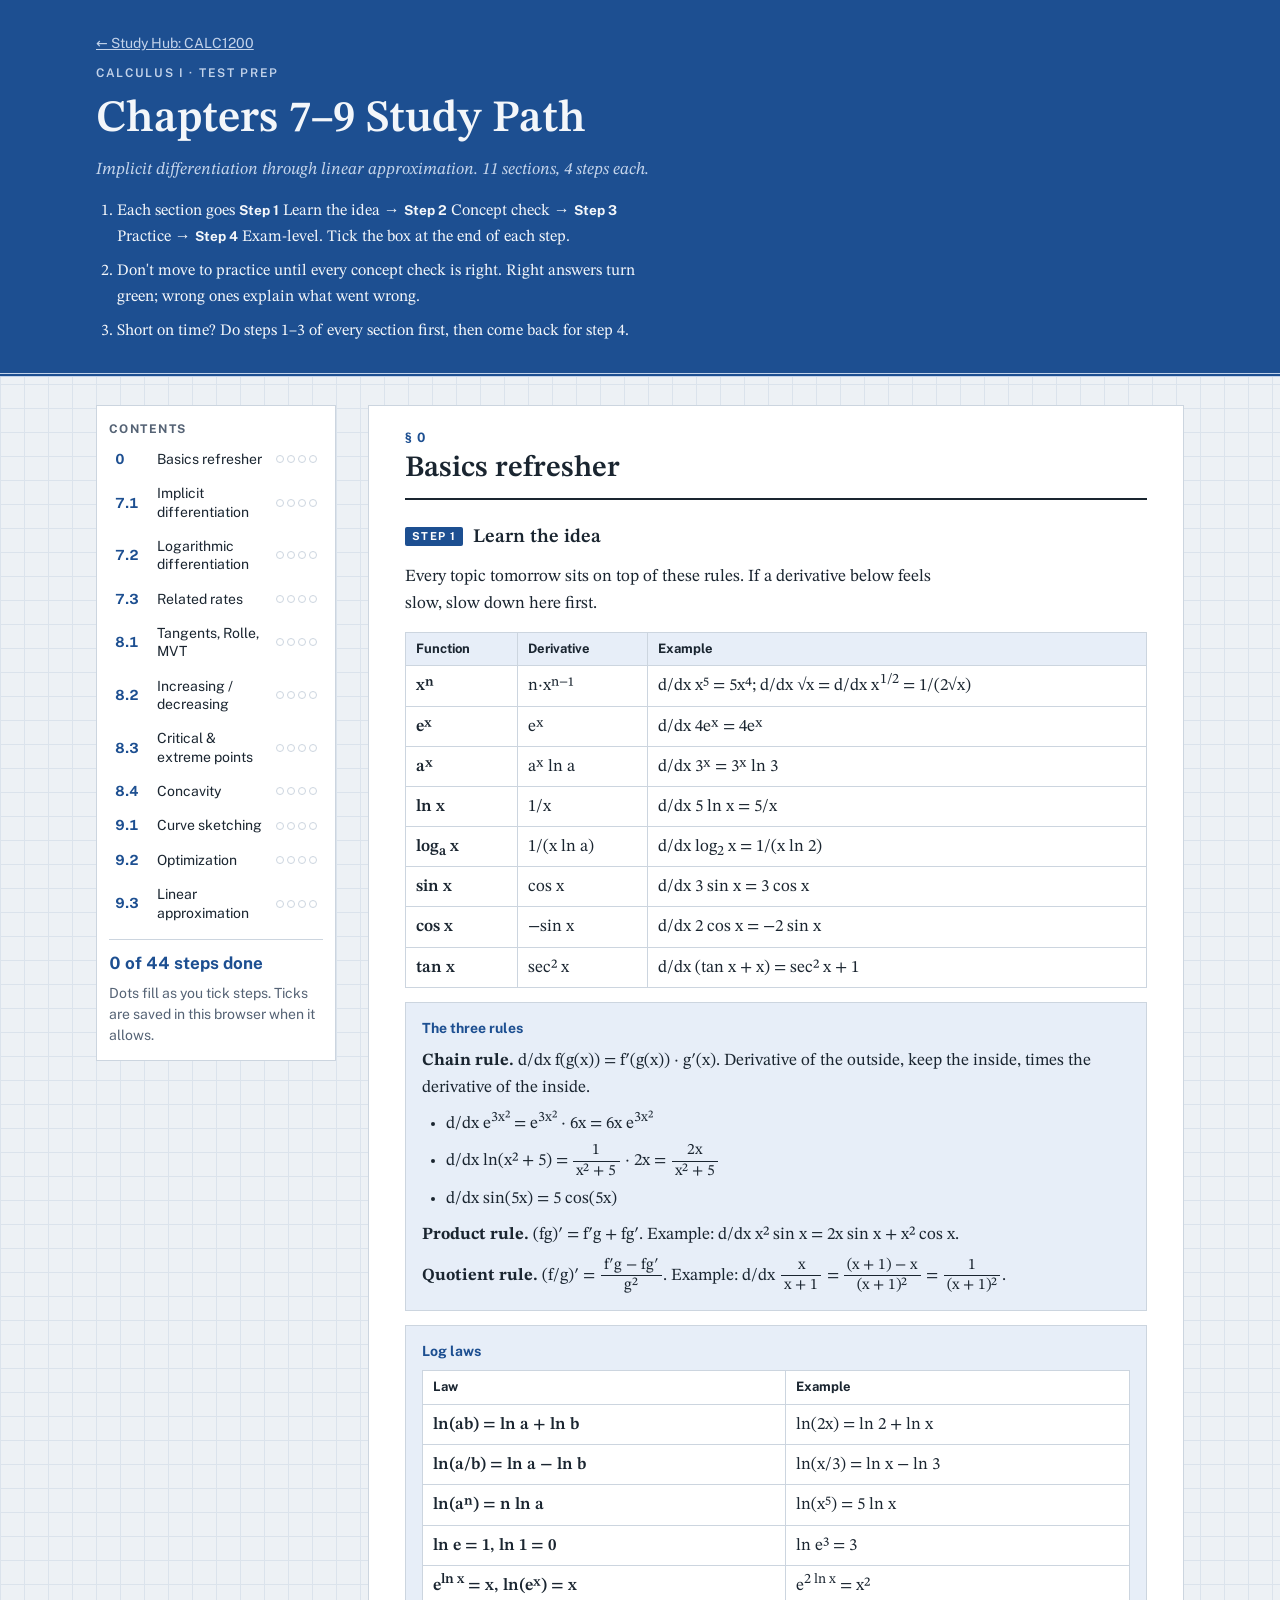
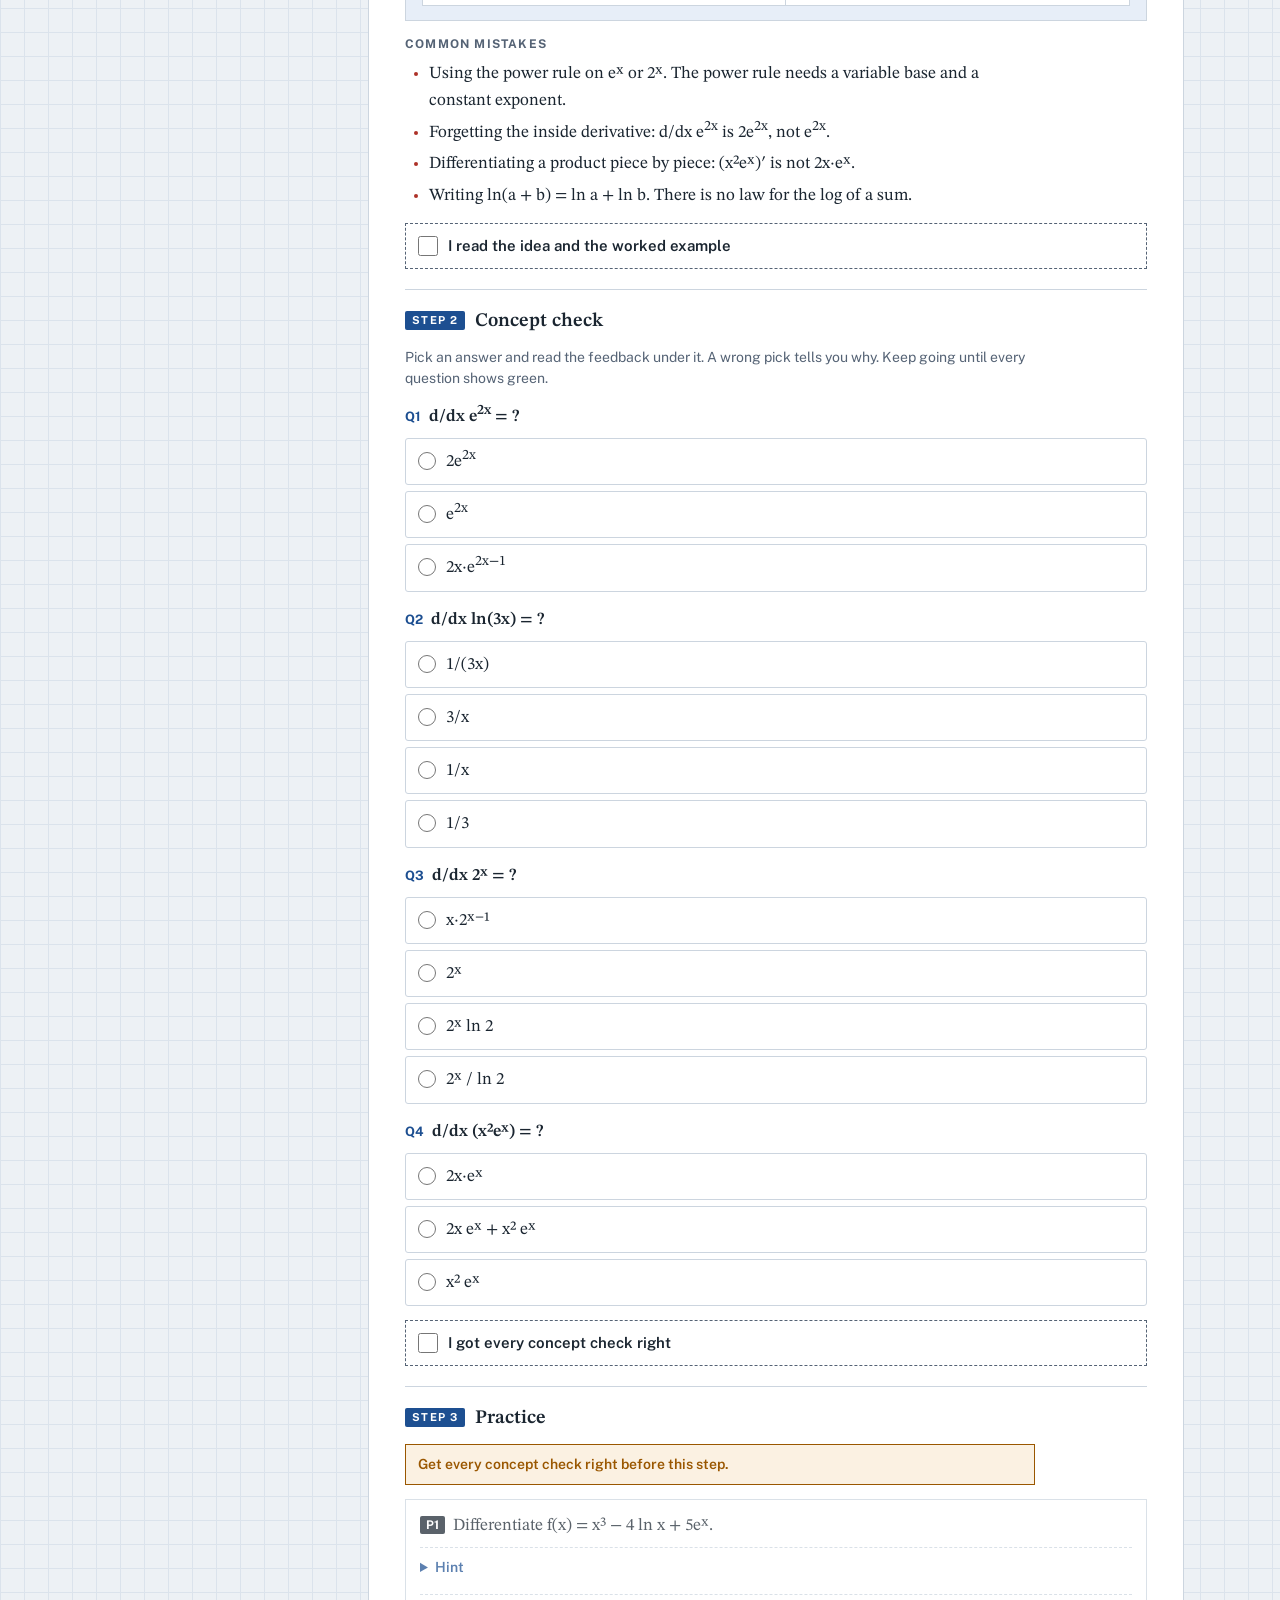
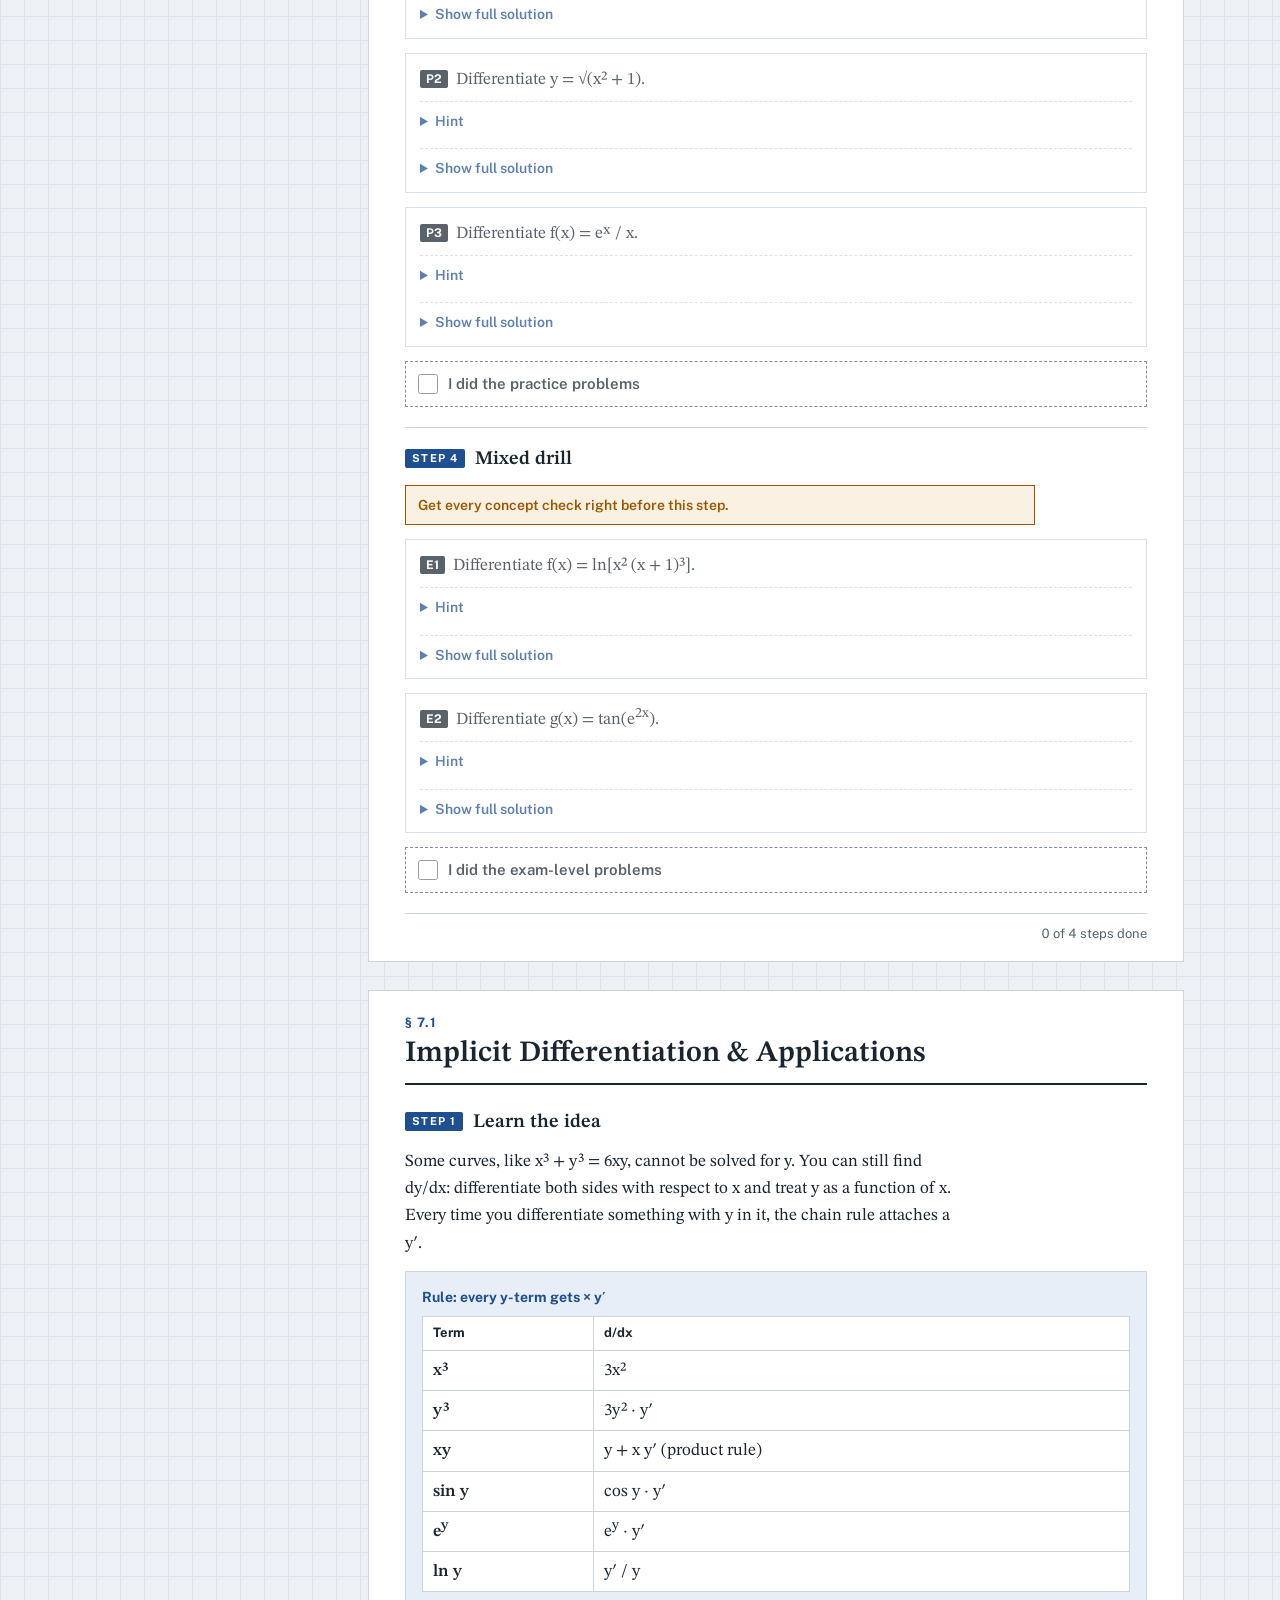
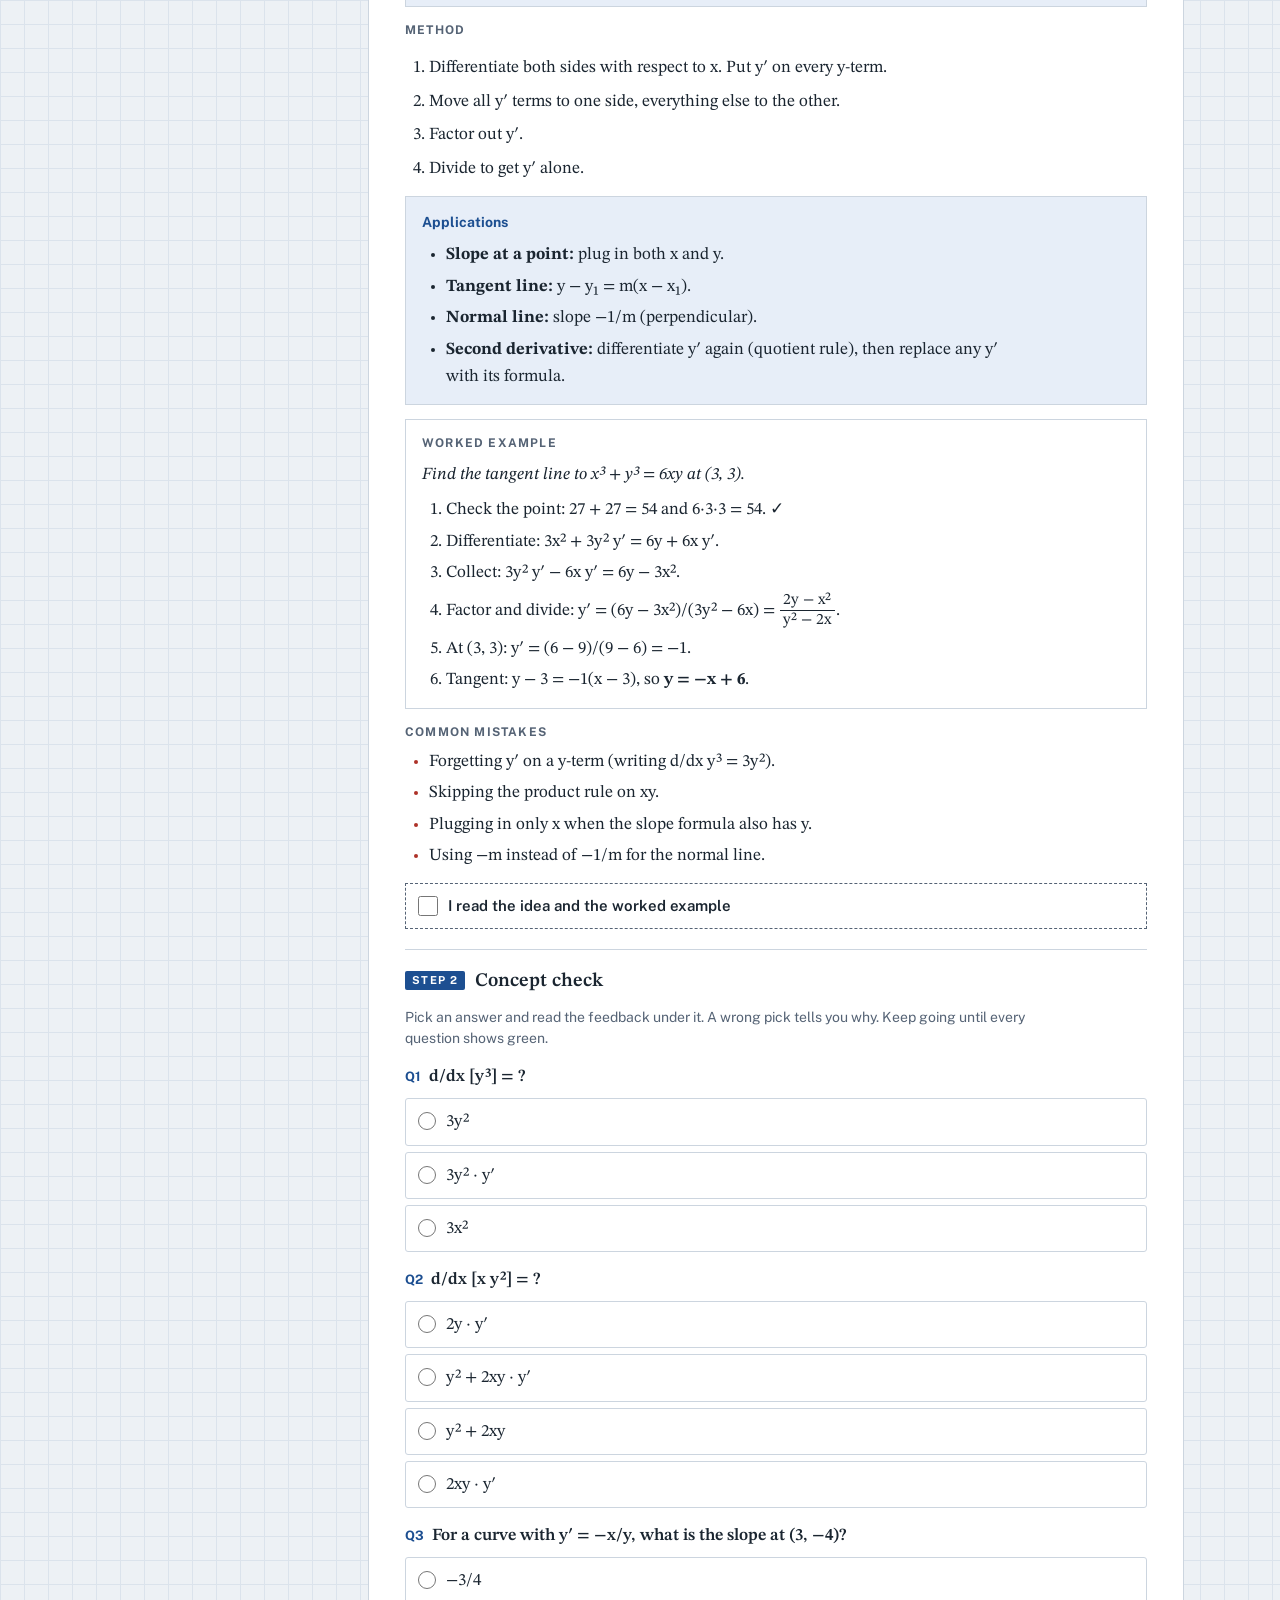
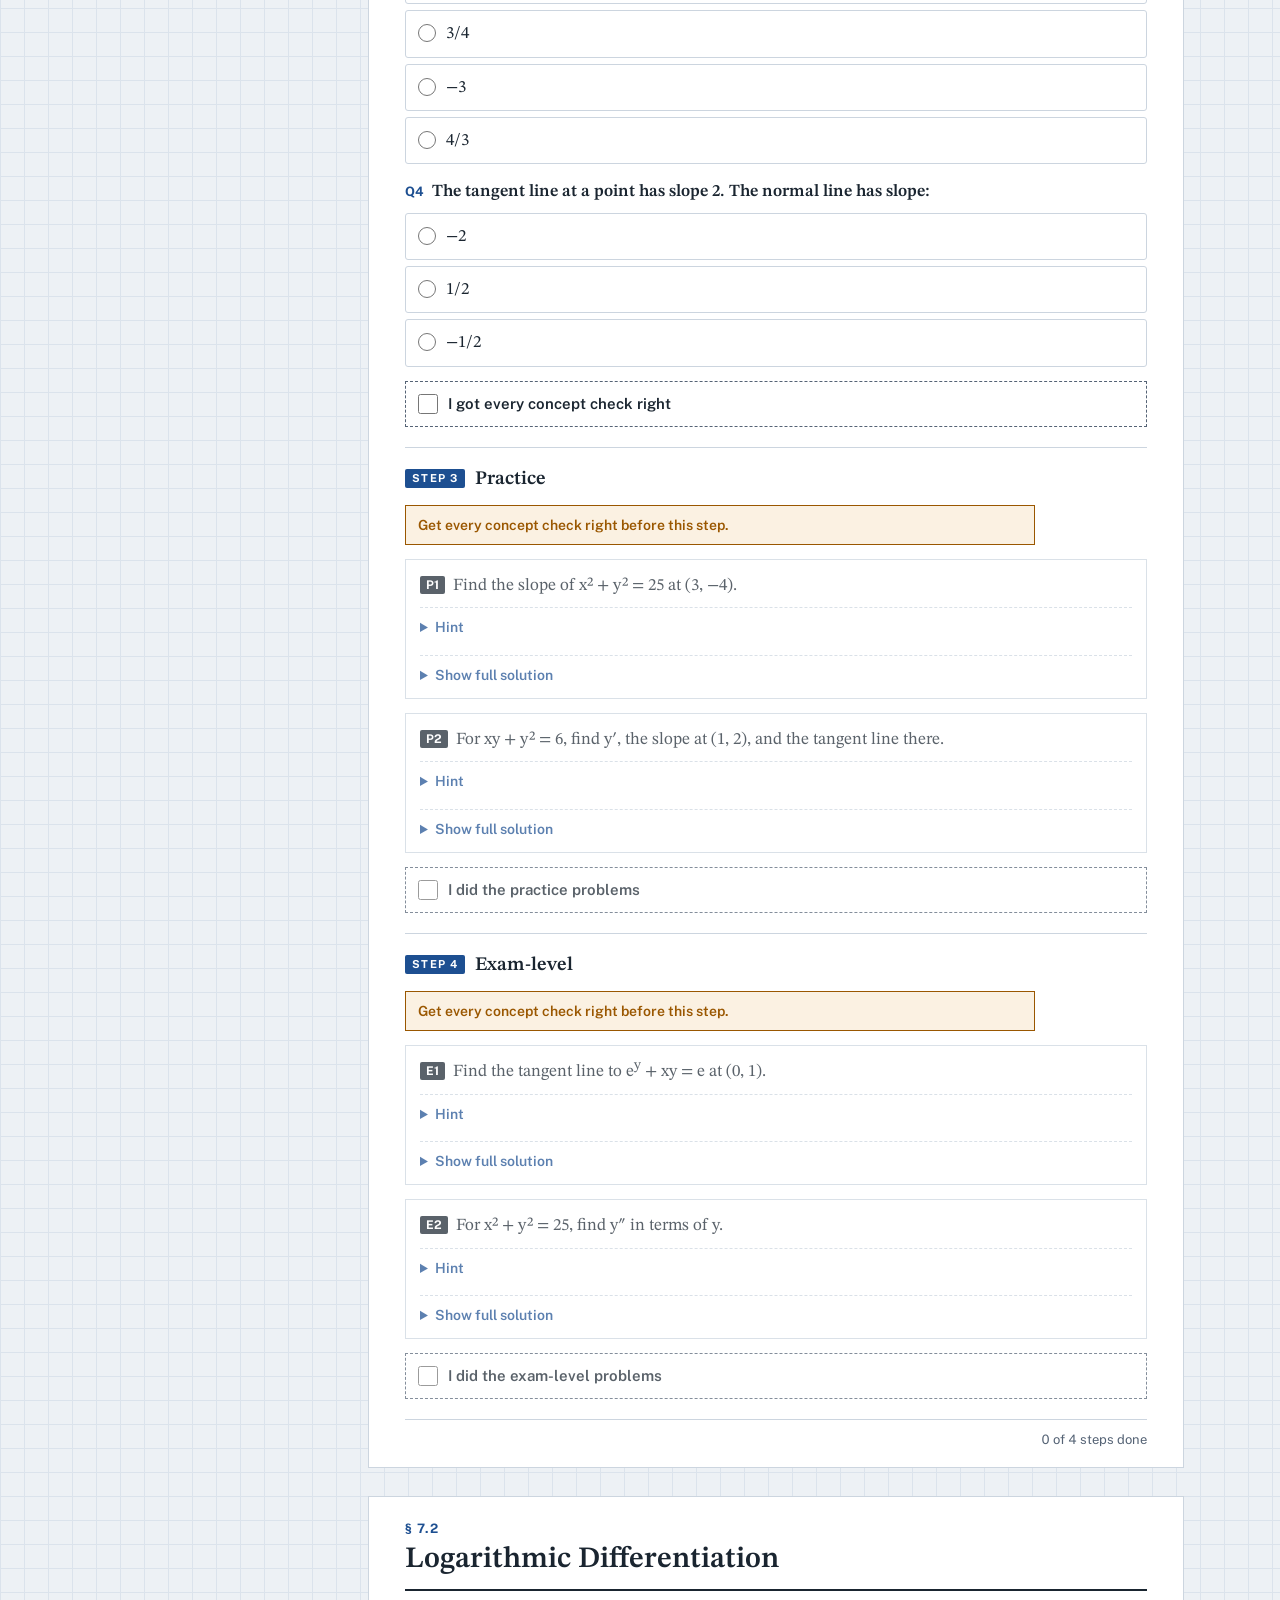
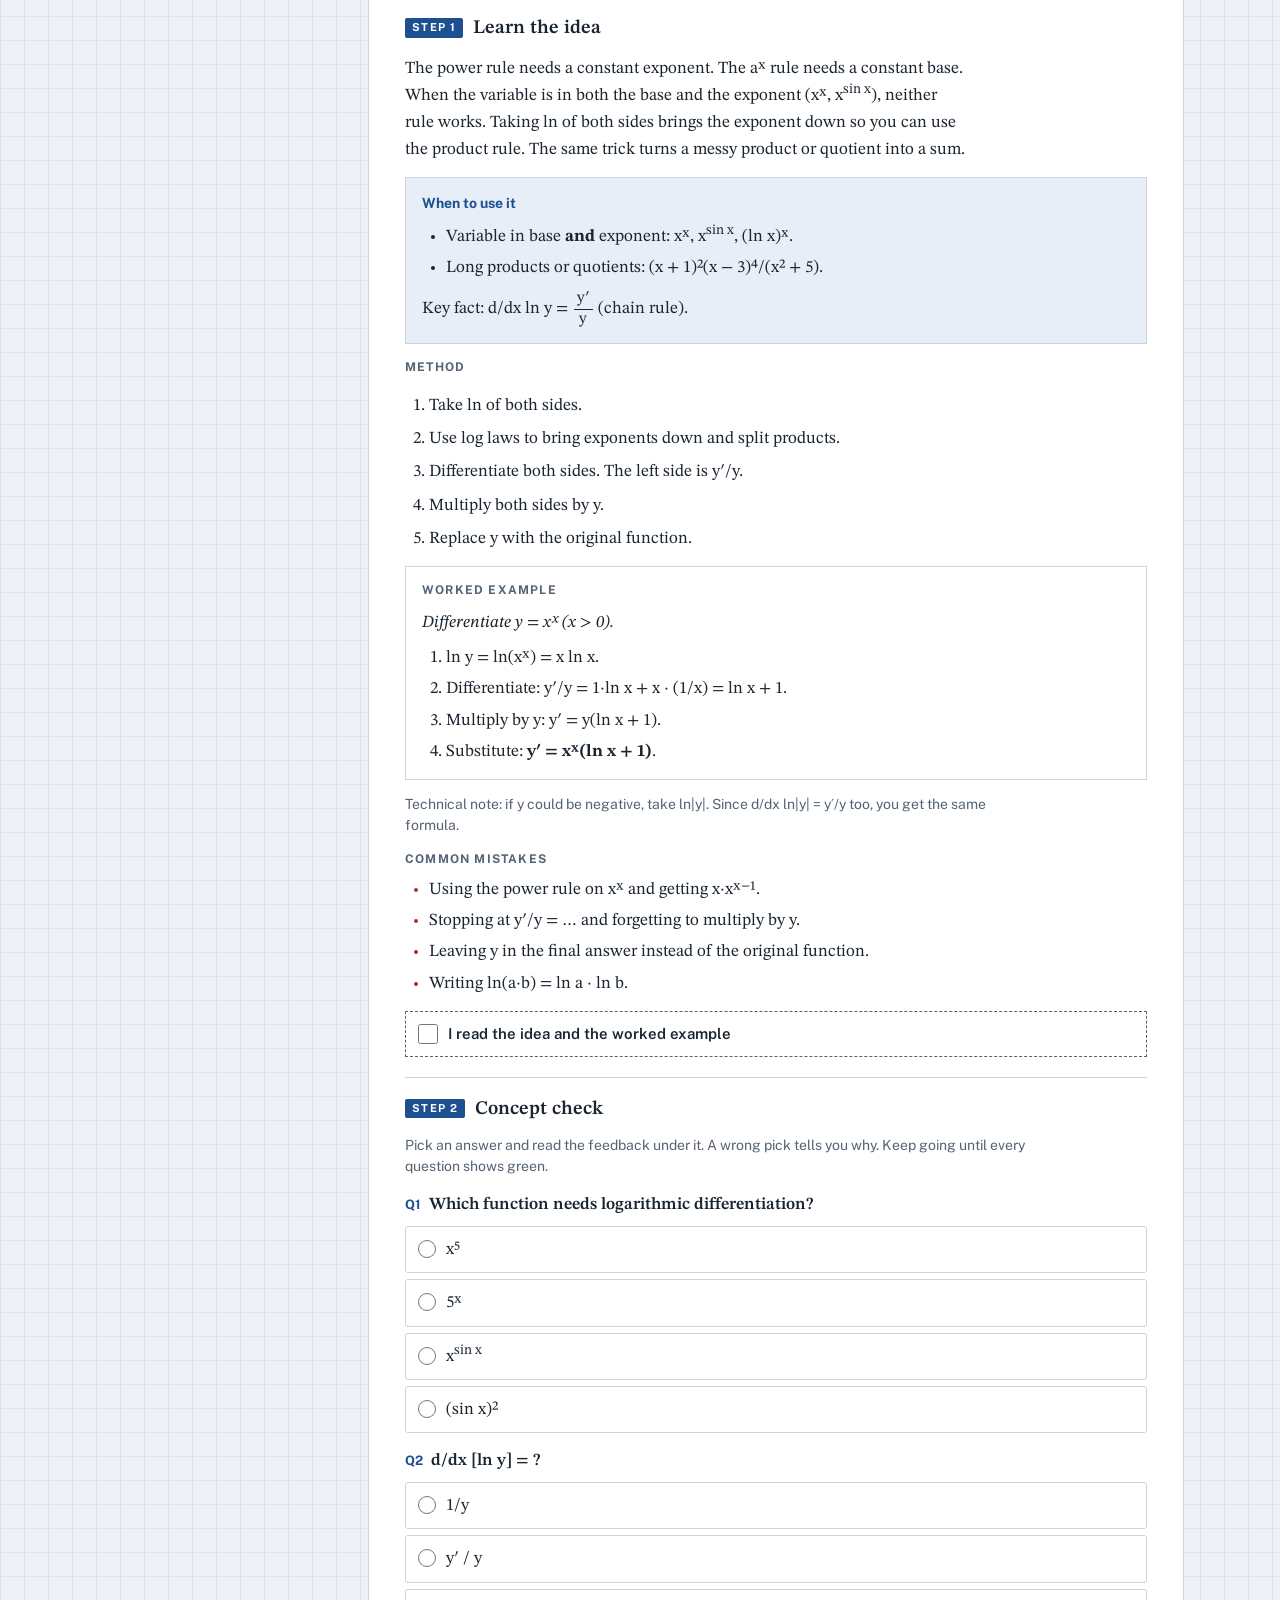
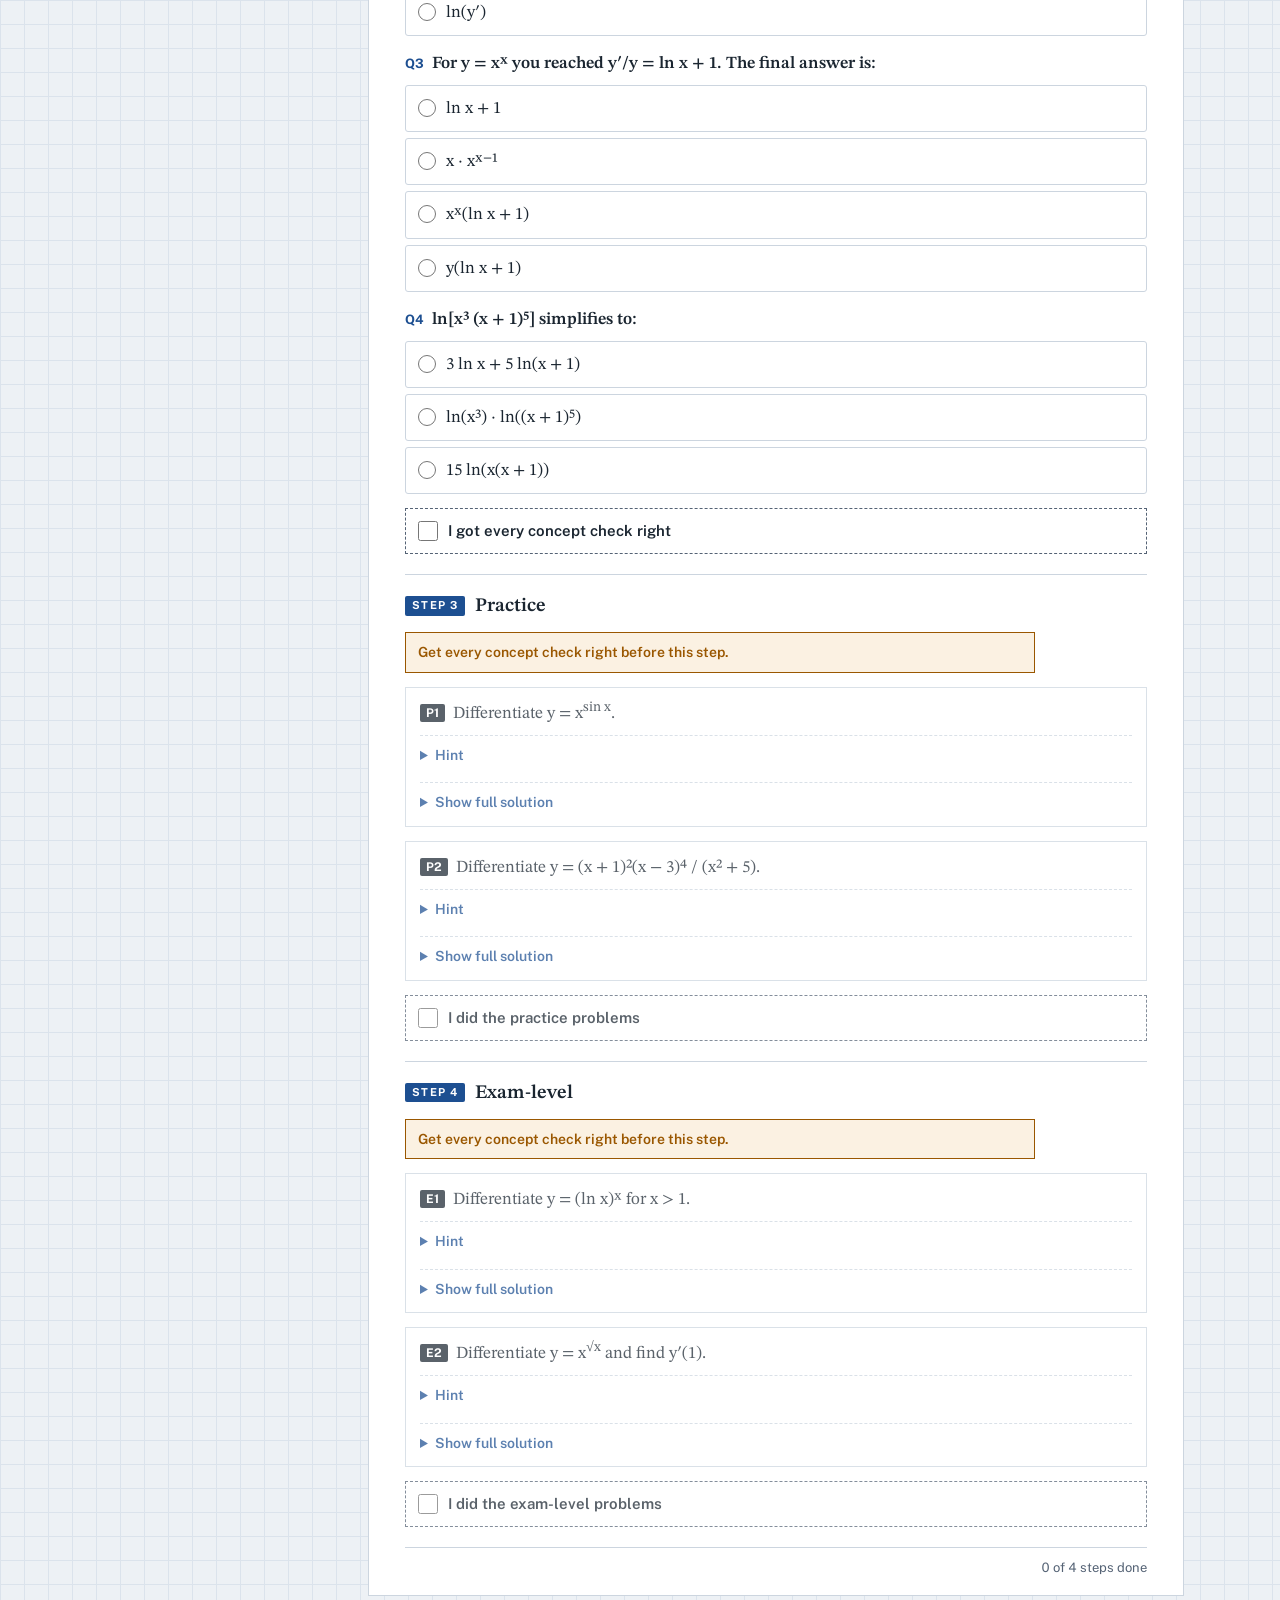
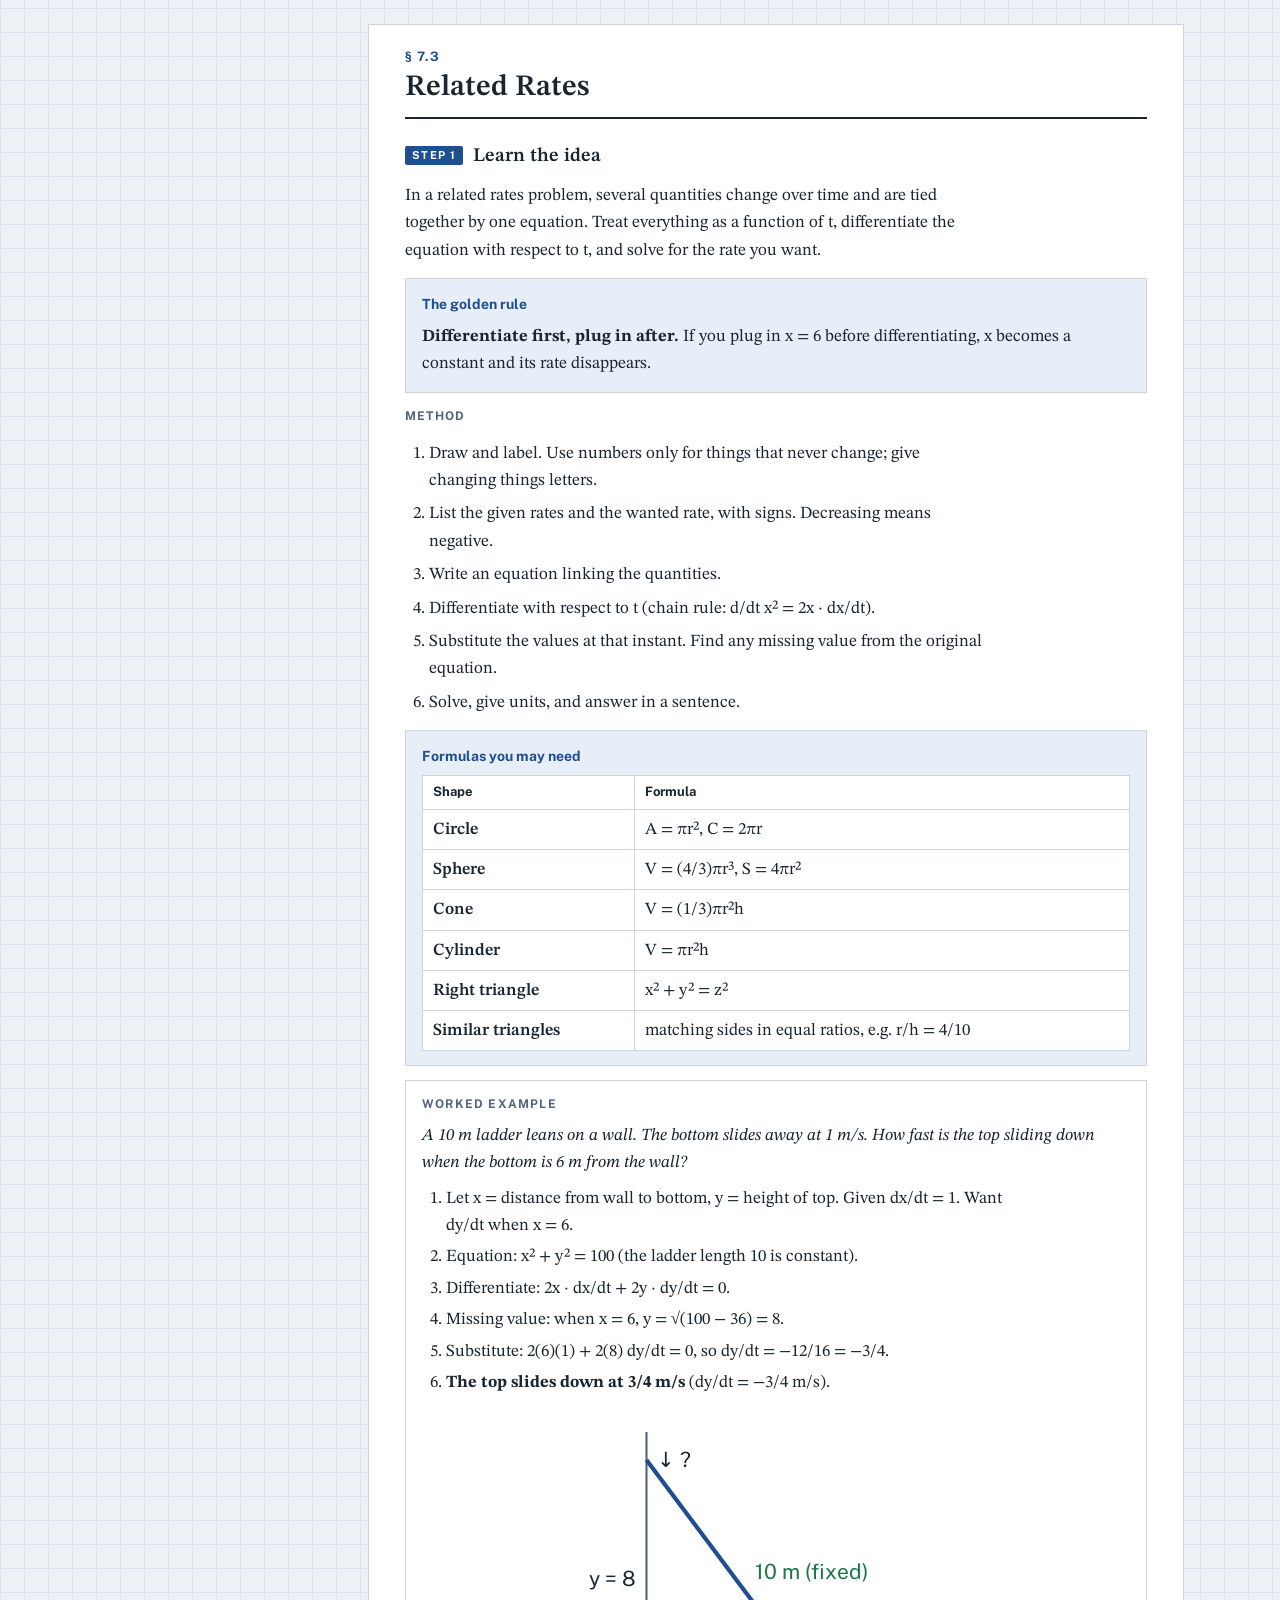
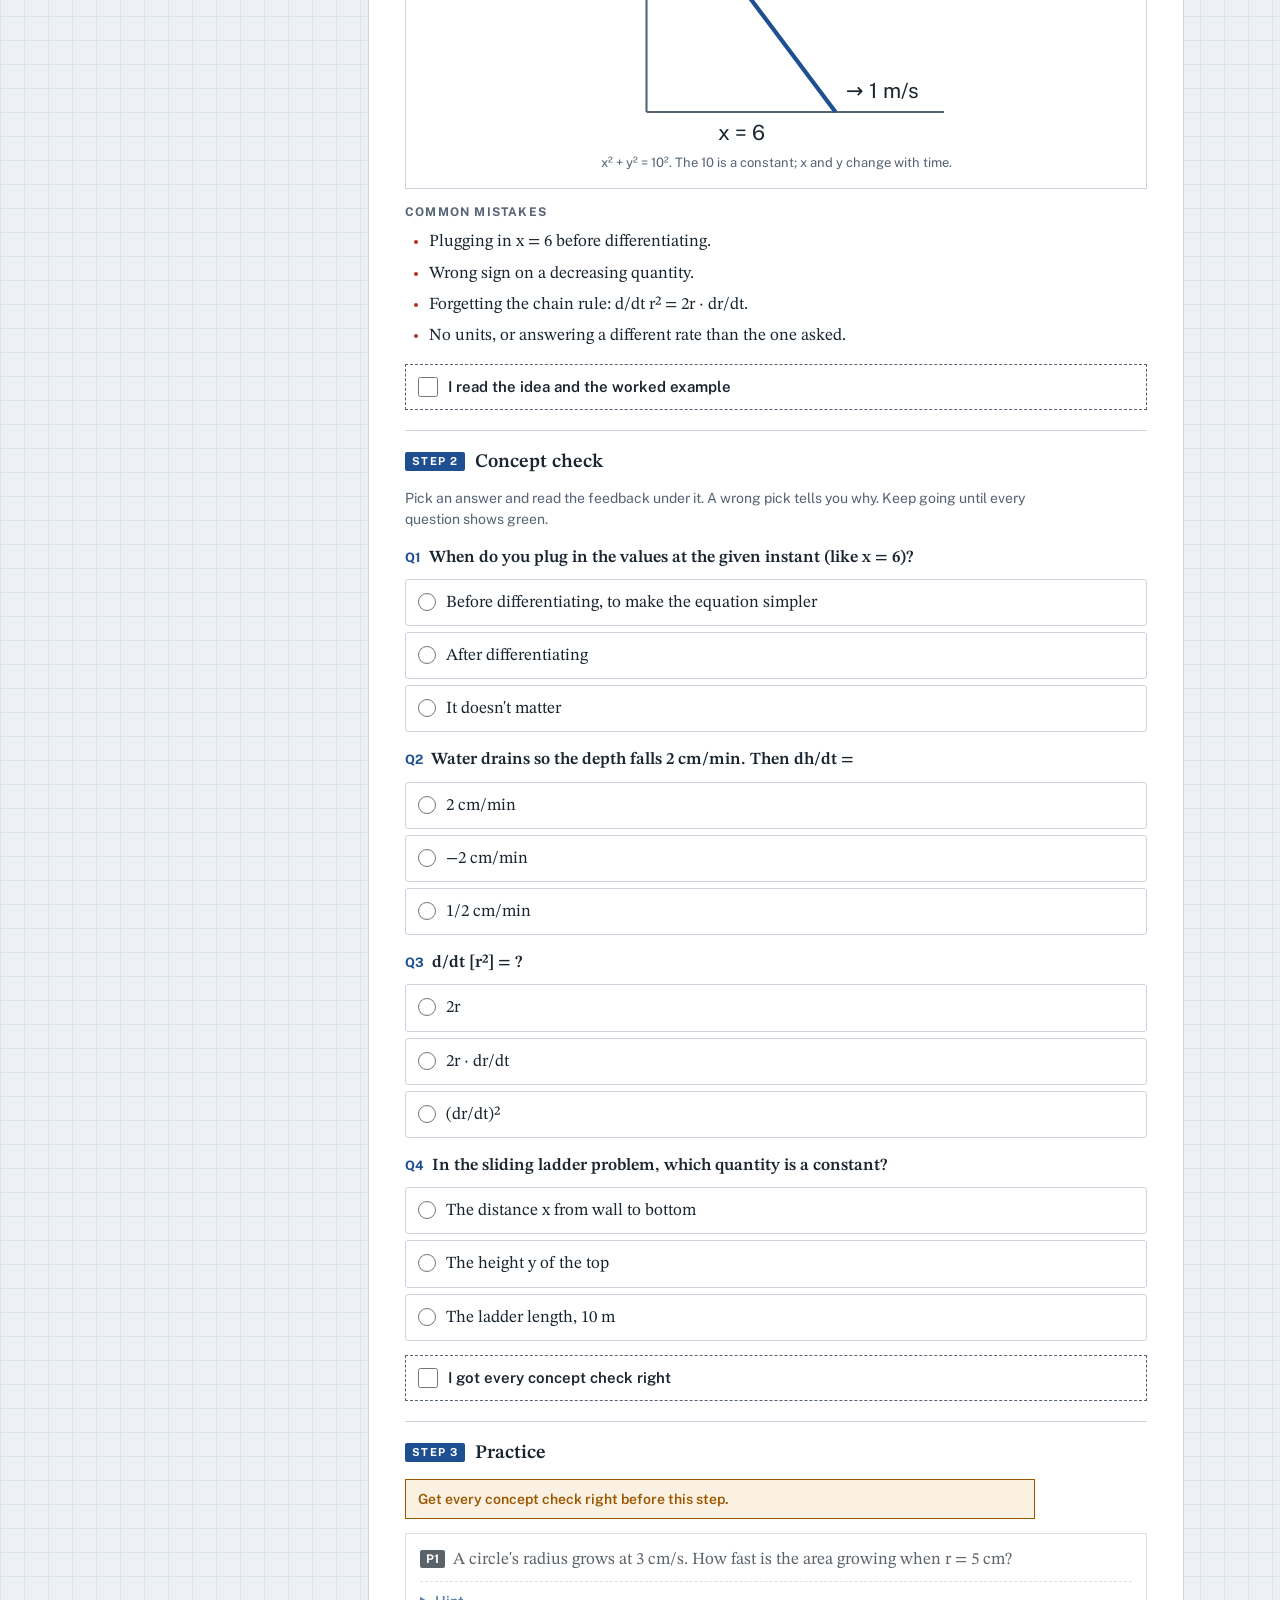
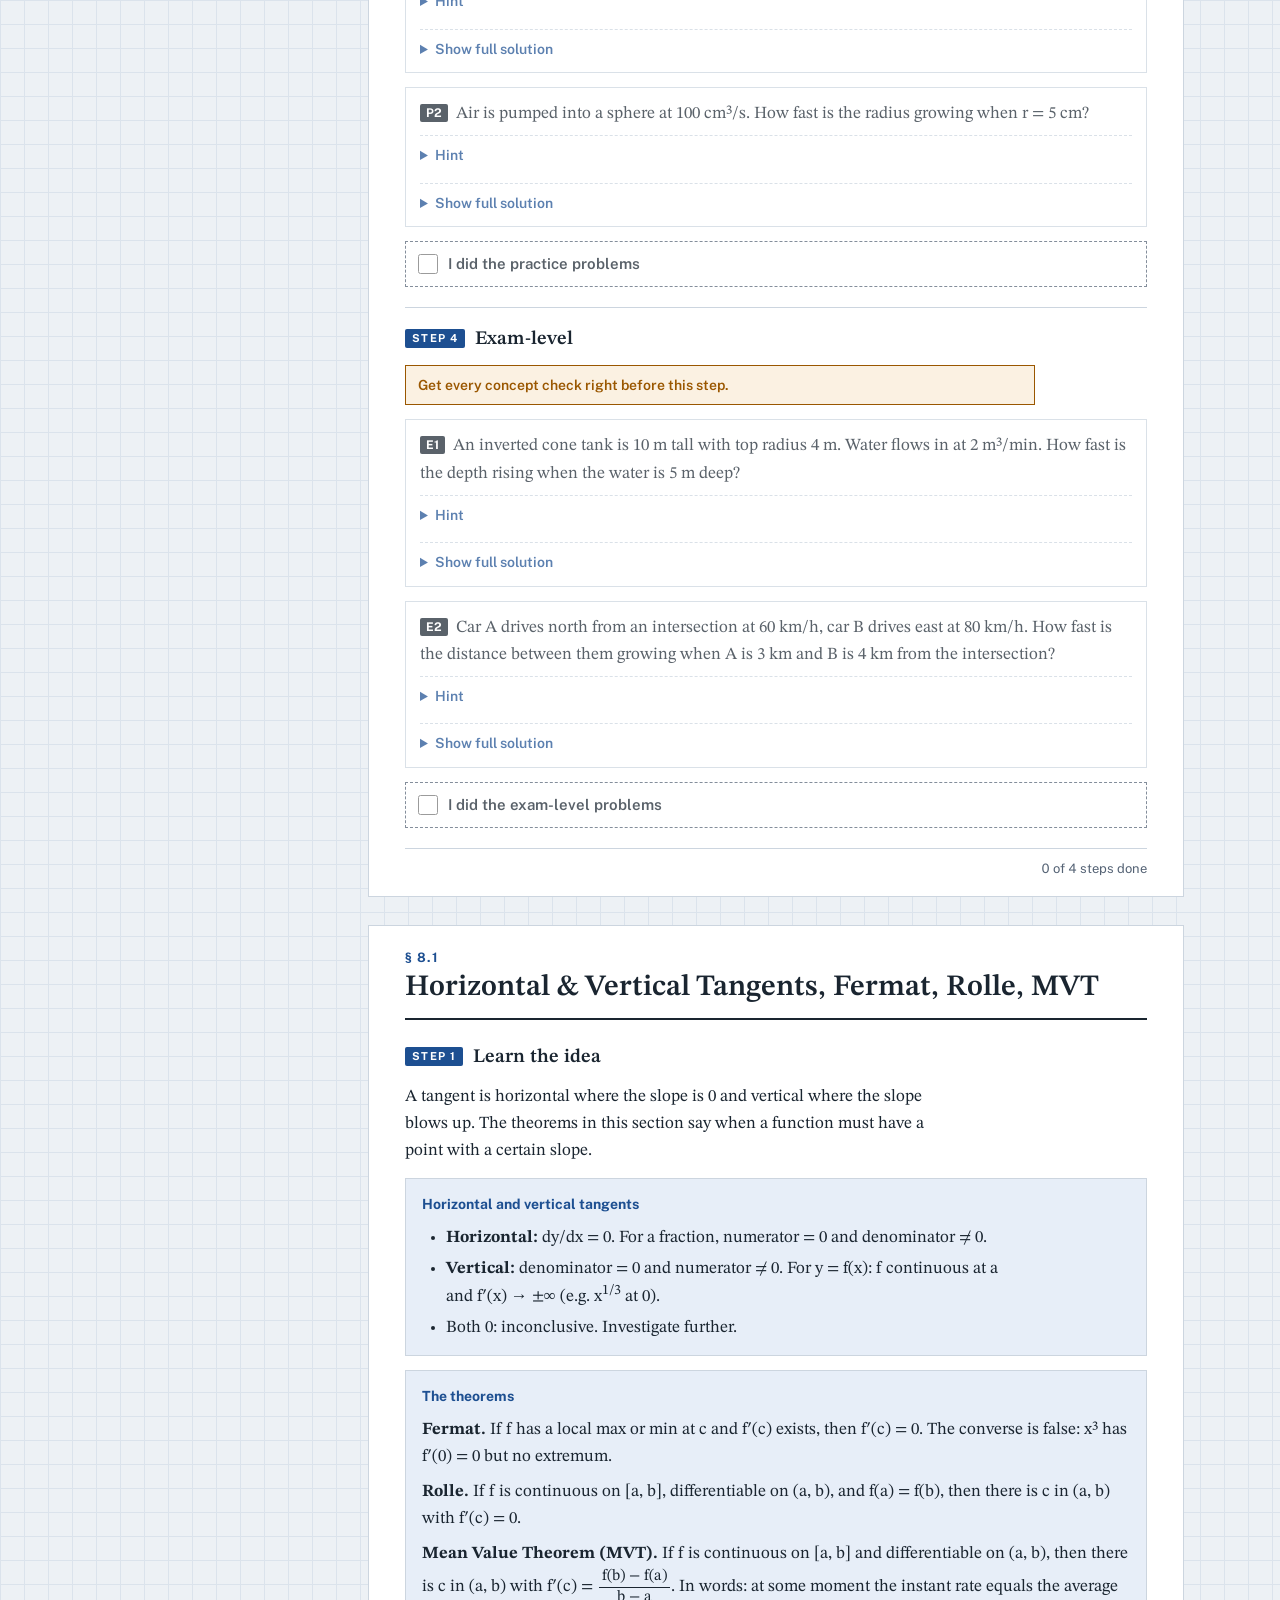
<file: docs/CALC1200/chapters-7-9/index.html>
<!doctype html><html><head><meta charset=utf8><meta name=viewport content="width=device-width,initial-scale=1,viewport-fit=cover"><style>:root{color-scheme:light;box-sizing:border-box;padding-top:env(safe-area-inset-top,0px);padding-bottom:env(safe-area-inset-bottom,0px)}html{scroll-padding-top:env(safe-area-inset-top,0px)}body{margin:0;padding:0;font:14px -apple-system,BlinkMacSystemFont,sans-serif;background:#fff;color:#000}img{max-width:100%}[hidden]:not([hidden=until-found i]){display:none!important}</style></head><body>
<title>Chapters 7–9 Study Path</title>
<meta name="claude:viewport-fit-sides" content="cover">
<link rel="preconnect" href="https://fonts.googleapis.com">
<link rel="preconnect" href="https://fonts.gstatic.com" crossorigin>
<link rel="stylesheet" href="https://fonts.googleapis.com/css2?family=Public+Sans:wght@400;600;700&amp;family=STIX+Two+Text:ital,wght@0,400;0,600;1,400&amp;display=swap">
<style>
/* Layout: exam blue-book cover band, graph-paper ground, paper sheets per section; sidebar contents on wide screens (after main in DOM for counters). */
:root{
  --bg:#edf1f5; --grid:#dbe3ec; --paper:#ffffff; --ink:#1a2530; --muted:#556375; --rule:#ccd5df;
  --accent:#1d4f91; --accent-soft:#e7eef8; --cover:#1d4f91; --on-cover:#f3f6fa; --on-cover-muted:#c3d3ea;
  --good:#1b7546; --good-soft:#e4f2e9; --bad:#ad3127; --bad-soft:#fbeceb; --warn:#9a5700; --warn-soft:#fbf1e2;
  --serif:"STIX Two Text","STIX Two Math",Cambria,Georgia,"Times New Roman",serif;
  --sans:"Public Sans",system-ui,-apple-system,"Segoe UI",Roboto,sans-serif;
}
@media (prefers-color-scheme: dark){:root:not([data-theme="light"]){
  --bg:#0e141b; --grid:#17202a; --paper:#141c25; --ink:#e1e7ee; --muted:#9aa8b8; --rule:#2a3644;
  --accent:#84b2ee; --accent-soft:#1a2a3e; --cover:#17304f; --on-cover:#e6edf6; --on-cover-muted:#a6bcd8;
  --good:#62c690; --good-soft:#12301f; --bad:#f08479; --bad-soft:#3a1c1b; --warn:#e8a650; --warn-soft:#33260f;
  color-scheme:dark}}
:root[data-theme="dark"]{
  --bg:#0e141b; --grid:#17202a; --paper:#141c25; --ink:#e1e7ee; --muted:#9aa8b8; --rule:#2a3644;
  --accent:#84b2ee; --accent-soft:#1a2a3e; --cover:#17304f; --on-cover:#e6edf6; --on-cover-muted:#a6bcd8;
  --good:#62c690; --good-soft:#12301f; --bad:#f08479; --bad-soft:#3a1c1b; --warn:#e8a650; --warn-soft:#33260f;
  color-scheme:dark}

body{counter-reset:total;background-color:var(--bg);
  background-image:linear-gradient(var(--grid) 1px,transparent 1px),linear-gradient(90deg,var(--grid) 1px,transparent 1px);
  background-size:24px 24px;color:var(--ink);font-family:var(--serif);font-size:17px;line-height:1.6}
*,*::before,*::after{box-sizing:border-box}
h1,h2,h3{text-wrap:balance;line-height:1.2;margin:0}
p{margin:0}
a{color:var(--accent)}
:focus-visible{outline:2px solid var(--accent);outline-offset:2px}
sup,sub{line-height:0}

/* cover */
.cover{background:var(--cover);color:var(--on-cover);margin-top:calc(-1 * env(safe-area-inset-top,0px));padding-top:calc(env(safe-area-inset-top,0px) + 2rem);padding-bottom:1.75rem;border-bottom:4px double var(--on-cover-muted)}
.cover-in{max-width:1120px;margin:0 auto;padding-left:max(16px,env(safe-area-inset-left,0px));padding-right:max(16px,env(safe-area-inset-right,0px));display:grid;gap:.6rem}
.eyebrow{font-family:var(--sans);font-size:12px;letter-spacing:.14em;text-transform:uppercase;color:var(--on-cover-muted);font-weight:600}
.cover h1{font-size:clamp(1.9rem,5vw,2.8rem);font-weight:600}
.sub{color:var(--on-cover-muted);font-style:italic}
.how{margin:.4rem 0 0;padding-left:1.3em;display:grid;gap:.3rem;max-width:68ch;font-size:16px}
.how b{font-family:var(--sans);font-size:.85em;font-weight:700}

.wrap{max-width:1120px;margin:0 auto;padding-left:max(16px,env(safe-area-inset-left,0px));padding-right:max(16px,env(safe-area-inset-right,0px));padding-block:20px 96px}
.layout{display:grid;grid-template-columns:minmax(0,1fr);gap:28px}
main{display:grid;gap:28px;min-width:0}
.side{display:none}
@media (min-width:960px){
  .layout{grid-template-columns:240px minmax(0,1fr);gap:32px}
  main{grid-column:2;grid-row:1}
  .side{display:block;grid-column:1;grid-row:1;position:sticky;top:calc(16px + env(safe-area-inset-top,0px));align-self:start;max-height:calc(100vh - 32px);overflow:auto;background:var(--paper);border:1px solid var(--rule);padding:14px 12px}
  .toc-top-wrap{display:none}
  .pill{display:none!important}
  .wrap{padding-block:28px 40px}
}

/* contents */
.toc-h{font-family:var(--sans);font-size:12px;letter-spacing:.12em;text-transform:uppercase;color:var(--muted);font-weight:700;margin-bottom:6px}
.toc ol{list-style:none;margin:0;padding:0;display:grid;gap:2px}
.toc a{display:grid;grid-template-columns:2.6em minmax(0,1fr) auto;align-items:center;gap:6px;padding:5px 6px;text-decoration:none;color:var(--ink);font-family:var(--sans);font-size:14px;line-height:1.3;border-radius:3px}
.toc a:hover{background:var(--accent-soft)}
.tn{color:var(--accent);font-weight:700;font-variant-numeric:tabular-nums}
.dots{display:inline-flex;gap:3px}
.dots i{width:8px;height:8px;border-radius:50%;border:1.5px solid var(--rule);background:transparent;display:block}
.toc-top-wrap{background:var(--paper);border:1px solid var(--rule);padding:12px;margin-bottom:24px}
.toc-top ol{grid-template-columns:repeat(auto-fill,minmax(230px,1fr));column-gap:12px}
.total{font-family:var(--sans);font-weight:700;margin-top:12px;padding-top:10px;border-top:1px solid var(--rule);font-variant-numeric:tabular-nums;color:var(--accent)}
.total::after{content:counter(total) " of 44 steps done"}
.side-note{margin-top:6px}
.pill{position:fixed;right:calc(12px + env(safe-area-inset-right,0px));bottom:calc(12px + env(safe-area-inset-bottom,0px));z-index:5;background:var(--cover);color:var(--on-cover);font-family:var(--sans);font-weight:700;font-size:14px;padding:9px 14px;border-radius:999px;text-decoration:none;box-shadow:0 2px 10px rgba(0,0,0,.25);font-variant-numeric:tabular-nums}
.pill::after{content:counter(total) " of 44 steps done ↑"}

/* sections */
.sec,.review{counter-reset:sec;background:var(--paper);border:1px solid var(--rule);padding:22px clamp(16px,4vw,36px) 16px;scroll-margin-top:16px;min-width:0}
.sec-head{display:grid;gap:2px;padding-bottom:12px;border-bottom:2px solid var(--ink);margin-bottom:6px}
.sec-num{font-family:var(--sans);font-size:13px;font-weight:700;letter-spacing:.08em;color:var(--accent)}
.sec h2,.review h2{font-size:clamp(1.4rem,3.4vw,1.85rem);font-weight:600}
.step{display:grid;gap:14px;padding-block:20px;border-bottom:1px solid var(--rule);min-width:0}
.step-h{font-size:1.2rem;font-weight:600;display:flex;align-items:baseline;gap:10px;flex-wrap:wrap}
.sn{font-family:var(--sans);font-size:11px;letter-spacing:.12em;text-transform:uppercase;font-weight:700;color:var(--paper);background:var(--accent);padding:3px 7px;border-radius:2px;position:relative;top:-2px}
.step > p,.step li{max-width:70ch}
.inst,.small{font-family:var(--sans);font-size:14px;color:var(--muted);line-height:1.5}
.lab{font-family:var(--sans);font-size:12px;letter-spacing:.1em;text-transform:uppercase;font-weight:700;color:var(--muted)}
ol,ul{margin:0;padding-left:1.4em}
li+li{margin-top:.25em}
.method{display:grid;gap:2px}

.key{background:var(--accent-soft);border:1px solid var(--rule);padding:14px 16px;display:grid;gap:8px;min-width:0}
.key-t{font-family:var(--sans);font-weight:700;font-size:14px;color:var(--accent)}
.worked{border:1px solid var(--rule);padding:14px 16px;display:grid;gap:8px;min-width:0;background:var(--paper)}
.wq{font-style:italic}
.mist{display:grid;gap:6px}
.mist li::marker{color:var(--bad)}

.fr{display:inline-flex;flex-direction:column;vertical-align:middle;text-align:center;font-size:.92em;line-height:1.25;margin:0 .1em}
.fr>span:first-child{border-bottom:1px solid currentColor;padding:0 .2em}
.fr>span:last-child{padding:0 .2em}

.tw{overflow-x:auto;max-width:100%}
table{border-collapse:collapse;font-variant-numeric:tabular-nums;min-width:100%}
th,td{border:1px solid var(--rule);padding:6px 10px;text-align:left;vertical-align:middle}
thead th{font-family:var(--sans);font-size:13px;font-weight:700;background:var(--accent-soft);color:var(--ink)}
tbody th{font-weight:600}
table.sign td,table.sign thead th{text-align:center;white-space:nowrap}
table.deriv td:last-child{min-width:14em}
.key table thead th{background:var(--paper)}
.key table td,.key table tbody th{background:var(--paper)}

/* figures */
.fig{margin:0;display:grid;gap:6px;justify-items:center}
.fig svg{width:100%;max-width:420px;height:auto;display:block}
.fig figcaption{font-family:var(--sans);font-size:13px;color:var(--muted);text-align:center;max-width:52ch}
.c-grid{stroke:var(--grid);stroke-width:1;fill:none}
.c-axis{stroke:var(--muted);stroke-width:1.2;fill:none}
.c-curve{stroke:var(--accent);stroke-width:2.4;fill:none;stroke-linejoin:round}
.c-sec{stroke:var(--warn);stroke-width:2;fill:none}
.c-tan{stroke:var(--good);stroke-width:2;fill:none}
.c-dash{stroke:var(--muted);stroke-width:1.2;stroke-dasharray:3 3;fill:none}
.c-asym{stroke:var(--bad);stroke-width:1.4;stroke-dasharray:6 4;fill:none}
.c-dot{fill:var(--ink);stroke:none}
.c-dot2{fill:var(--paper);stroke:var(--ink);stroke-width:1.8}
.c-tick{fill:var(--muted);font-family:var(--sans);font-size:11px}
.c-lbl{fill:var(--ink);font-family:var(--sans);font-size:12px}
.c-sec-t{fill:var(--warn)}
.c-tan-t{fill:var(--good)}

/* concept checks */
.mc{border:0;margin:0;padding:0;min-width:0;display:grid;gap:8px}
.mc legend{padding:0;margin-bottom:8px;font-weight:600}
.qn{font-family:var(--sans);font-size:13px;font-weight:700;color:var(--accent);margin-right:4px}
.opts{display:grid;gap:6px}
.opt{display:grid;grid-template-columns:auto minmax(0,1fr);gap:4px 10px;align-items:start;padding:9px 12px;border:1px solid var(--rule);border-radius:3px;cursor:pointer;background:var(--paper)}
.opt:hover{border-color:var(--accent)}
.opt input{margin:.3em 0 0;width:18px;height:18px;accent-color:var(--accent)}
.opt .fb{display:none;grid-column:2;font-family:var(--sans);font-size:14.5px;line-height:1.5}
.opt input:checked ~ .fb{display:block}
.opt.r .fb b{color:var(--good)}
.opt.w .fb b{color:var(--bad)}
.opt.r:has(input:checked){border-color:var(--good);background:var(--good-soft);box-shadow:inset 3px 0 0 var(--good)}
.opt.w:has(input:checked){border-color:var(--bad);background:var(--bad-soft);box-shadow:inset 3px 0 0 var(--bad)}
.opt:has(input:focus-visible){outline:2px solid var(--accent);outline-offset:2px}

/* problems */
.prob{border:1px solid var(--rule);padding:12px 14px 4px;display:grid;gap:8px;min-width:0}
.pn{font-family:var(--sans);font-size:12px;font-weight:700;color:var(--paper);background:var(--ink);padding:2px 6px;border-radius:2px;margin-right:4px;position:relative;top:-1px}
details{border-top:1px dashed var(--rule)}
summary{cursor:pointer;font-family:var(--sans);font-size:14px;font-weight:600;color:var(--accent);padding:8px 0;list-style-position:inside}
summary:hover{text-decoration:underline}
.dbody{padding:2px 0 12px;display:grid;gap:8px;min-width:0}
.ans{background:var(--accent-soft);padding:6px 10px}
.cm{font-size:.95em}
.cm b{color:var(--bad);font-family:var(--sans);font-size:.9em}

/* step checkboxes + counters */
.done{display:flex;align-items:center;gap:10px;padding:10px 12px;border:1px dashed var(--muted);font-family:var(--sans);font-size:15px;font-weight:600}
.done input{width:20px;height:20px;margin:0;flex:none;accent-color:var(--good)}
.done label{cursor:pointer}
.done input:checked + label{counter-increment:total sec}
.done:has(input:checked){border-style:solid;border-color:var(--good);background:var(--good-soft)}
.sec-foot{font-family:var(--sans);font-size:13px;color:var(--muted);text-align:right;padding-top:10px;font-variant-numeric:tabular-nums}
.sec-foot::after{content:counter(sec) " of 4 steps done"}
.sec:not(:has(.done input:not(:checked))) .sec-foot{color:var(--good);font-weight:700}
.sec:not(:has(.done input:not(:checked))) .sec-foot::before{content:"Section complete · "}

/* soft gate */
.gate-note{display:none;font-family:var(--sans);font-size:14px;font-weight:600;color:var(--warn);background:var(--warn-soft);border:1px solid var(--warn);padding:8px 12px}
.sec:has(.gate-cb:not(:checked)) .gated .gate-note{display:block}
.sec:has(.gate-cb:not(:checked)) .gated > :not(.gate-note):not(.step-h){opacity:.72}

/* review */
.review{display:grid;gap:12px;padding-bottom:22px}
.review dl{margin:0;display:grid;grid-template-columns:auto minmax(0,1fr);gap:8px 16px}
.review dt{font-family:var(--sans);font-weight:700;color:var(--accent);font-size:14px;padding-top:2px;white-space:nowrap}
.review dd{margin:0}

@media (max-width:520px){
  body{font-size:16px}
  .key,.worked{padding:12px}
  .review dl{grid-template-columns:minmax(0,1fr);gap:2px}
  .review dd{margin-bottom:8px}
}
@media (prefers-reduced-motion:no-preference){html{scroll-behavior:smooth}}

body:has(#d0a:checked) .toc a[href="#s0"] i:nth-child(1){background:var(--accent);border-color:var(--accent)}
body:has(#d0b:checked) .toc a[href="#s0"] i:nth-child(2){background:var(--accent);border-color:var(--accent)}
body:has(#d0c:checked) .toc a[href="#s0"] i:nth-child(3){background:var(--accent);border-color:var(--accent)}
body:has(#d0d:checked) .toc a[href="#s0"] i:nth-child(4){background:var(--accent);border-color:var(--accent)}
body:has(#d71a:checked) .toc a[href="#s71"] i:nth-child(1){background:var(--accent);border-color:var(--accent)}
body:has(#d71b:checked) .toc a[href="#s71"] i:nth-child(2){background:var(--accent);border-color:var(--accent)}
body:has(#d71c:checked) .toc a[href="#s71"] i:nth-child(3){background:var(--accent);border-color:var(--accent)}
body:has(#d71d:checked) .toc a[href="#s71"] i:nth-child(4){background:var(--accent);border-color:var(--accent)}
body:has(#d72a:checked) .toc a[href="#s72"] i:nth-child(1){background:var(--accent);border-color:var(--accent)}
body:has(#d72b:checked) .toc a[href="#s72"] i:nth-child(2){background:var(--accent);border-color:var(--accent)}
body:has(#d72c:checked) .toc a[href="#s72"] i:nth-child(3){background:var(--accent);border-color:var(--accent)}
body:has(#d72d:checked) .toc a[href="#s72"] i:nth-child(4){background:var(--accent);border-color:var(--accent)}
body:has(#d73a:checked) .toc a[href="#s73"] i:nth-child(1){background:var(--accent);border-color:var(--accent)}
body:has(#d73b:checked) .toc a[href="#s73"] i:nth-child(2){background:var(--accent);border-color:var(--accent)}
body:has(#d73c:checked) .toc a[href="#s73"] i:nth-child(3){background:var(--accent);border-color:var(--accent)}
body:has(#d73d:checked) .toc a[href="#s73"] i:nth-child(4){background:var(--accent);border-color:var(--accent)}
body:has(#d81a:checked) .toc a[href="#s81"] i:nth-child(1){background:var(--accent);border-color:var(--accent)}
body:has(#d81b:checked) .toc a[href="#s81"] i:nth-child(2){background:var(--accent);border-color:var(--accent)}
body:has(#d81c:checked) .toc a[href="#s81"] i:nth-child(3){background:var(--accent);border-color:var(--accent)}
body:has(#d81d:checked) .toc a[href="#s81"] i:nth-child(4){background:var(--accent);border-color:var(--accent)}
body:has(#d82a:checked) .toc a[href="#s82"] i:nth-child(1){background:var(--accent);border-color:var(--accent)}
body:has(#d82b:checked) .toc a[href="#s82"] i:nth-child(2){background:var(--accent);border-color:var(--accent)}
body:has(#d82c:checked) .toc a[href="#s82"] i:nth-child(3){background:var(--accent);border-color:var(--accent)}
body:has(#d82d:checked) .toc a[href="#s82"] i:nth-child(4){background:var(--accent);border-color:var(--accent)}
body:has(#d83a:checked) .toc a[href="#s83"] i:nth-child(1){background:var(--accent);border-color:var(--accent)}
body:has(#d83b:checked) .toc a[href="#s83"] i:nth-child(2){background:var(--accent);border-color:var(--accent)}
body:has(#d83c:checked) .toc a[href="#s83"] i:nth-child(3){background:var(--accent);border-color:var(--accent)}
body:has(#d83d:checked) .toc a[href="#s83"] i:nth-child(4){background:var(--accent);border-color:var(--accent)}
body:has(#d84a:checked) .toc a[href="#s84"] i:nth-child(1){background:var(--accent);border-color:var(--accent)}
body:has(#d84b:checked) .toc a[href="#s84"] i:nth-child(2){background:var(--accent);border-color:var(--accent)}
body:has(#d84c:checked) .toc a[href="#s84"] i:nth-child(3){background:var(--accent);border-color:var(--accent)}
body:has(#d84d:checked) .toc a[href="#s84"] i:nth-child(4){background:var(--accent);border-color:var(--accent)}
body:has(#d91a:checked) .toc a[href="#s91"] i:nth-child(1){background:var(--accent);border-color:var(--accent)}
body:has(#d91b:checked) .toc a[href="#s91"] i:nth-child(2){background:var(--accent);border-color:var(--accent)}
body:has(#d91c:checked) .toc a[href="#s91"] i:nth-child(3){background:var(--accent);border-color:var(--accent)}
body:has(#d91d:checked) .toc a[href="#s91"] i:nth-child(4){background:var(--accent);border-color:var(--accent)}
body:has(#d92a:checked) .toc a[href="#s92"] i:nth-child(1){background:var(--accent);border-color:var(--accent)}
body:has(#d92b:checked) .toc a[href="#s92"] i:nth-child(2){background:var(--accent);border-color:var(--accent)}
body:has(#d92c:checked) .toc a[href="#s92"] i:nth-child(3){background:var(--accent);border-color:var(--accent)}
body:has(#d92d:checked) .toc a[href="#s92"] i:nth-child(4){background:var(--accent);border-color:var(--accent)}
body:has(#d93a:checked) .toc a[href="#s93"] i:nth-child(1){background:var(--accent);border-color:var(--accent)}
body:has(#d93b:checked) .toc a[href="#s93"] i:nth-child(2){background:var(--accent);border-color:var(--accent)}
body:has(#d93c:checked) .toc a[href="#s93"] i:nth-child(3){background:var(--accent);border-color:var(--accent)}
body:has(#d93d:checked) .toc a[href="#s93"] i:nth-child(4){background:var(--accent);border-color:var(--accent)}
</style>
<header class="cover"><div class="cover-in">
<a href="../" style="justify-self:start;color:var(--on-cover-muted);font-family:var(--sans);font-size:14px">&larr; Study Hub: CALC1200</a>
<p class="eyebrow">Calculus I · Test prep</p>
<h1>Chapters 7–9 Study Path</h1>
<p class="sub">Implicit differentiation through linear approximation. 11 sections, 4 steps each.</p>
<ol class="how">
<li>Each section goes <b>Step 1</b> Learn the idea → <b>Step 2</b> Concept check → <b>Step 3</b> Practice → <b>Step 4</b> Exam-level. Tick the box at the end of each step.</li>
<li>Don't move to practice until every concept check is right. Right answers turn green; wrong ones explain what went wrong.</li>
<li>Short on time? Do steps 1–3 of every section first, then come back for step 4.</li>
</ol>
</div></header>
<div class="wrap">
<div class="toc-top-wrap" id="contents"><p class="toc-h">Contents</p><nav class="toc toc-top" aria-label="Sections"><ol><li><a href="#s0"><span class="tn">0</span><span class="tt">Basics refresher</span><b class="dots" aria-hidden="true"><i></i><i></i><i></i><i></i></b></a></li><li><a href="#s71"><span class="tn">7.1</span><span class="tt">Implicit differentiation</span><b class="dots" aria-hidden="true"><i></i><i></i><i></i><i></i></b></a></li><li><a href="#s72"><span class="tn">7.2</span><span class="tt">Logarithmic differentiation</span><b class="dots" aria-hidden="true"><i></i><i></i><i></i><i></i></b></a></li><li><a href="#s73"><span class="tn">7.3</span><span class="tt">Related rates</span><b class="dots" aria-hidden="true"><i></i><i></i><i></i><i></i></b></a></li><li><a href="#s81"><span class="tn">8.1</span><span class="tt">Tangents, Rolle, MVT</span><b class="dots" aria-hidden="true"><i></i><i></i><i></i><i></i></b></a></li><li><a href="#s82"><span class="tn">8.2</span><span class="tt">Increasing / decreasing</span><b class="dots" aria-hidden="true"><i></i><i></i><i></i><i></i></b></a></li><li><a href="#s83"><span class="tn">8.3</span><span class="tt">Critical &amp; extreme points</span><b class="dots" aria-hidden="true"><i></i><i></i><i></i><i></i></b></a></li><li><a href="#s84"><span class="tn">8.4</span><span class="tt">Concavity</span><b class="dots" aria-hidden="true"><i></i><i></i><i></i><i></i></b></a></li><li><a href="#s91"><span class="tn">9.1</span><span class="tt">Curve sketching</span><b class="dots" aria-hidden="true"><i></i><i></i><i></i><i></i></b></a></li><li><a href="#s92"><span class="tn">9.2</span><span class="tt">Optimization</span><b class="dots" aria-hidden="true"><i></i><i></i><i></i><i></i></b></a></li><li><a href="#s93"><span class="tn">9.3</span><span class="tt">Linear approximation</span><b class="dots" aria-hidden="true"><i></i><i></i><i></i><i></i></b></a></li></ol></nav></div>
<div class="layout">
<main>
<section class="sec" id="s0" aria-labelledby="h0">
<header class="sec-head"><p class="sec-num">§ 0</p><h2 id="h0">Basics refresher</h2></header>
<div class="step"><h3 class="step-h"><span class="sn">Step 1</span> Learn the idea</h3><p>Every topic tomorrow sits on top of these rules. If a derivative below feels slow, slow down here first.</p><div class="tw"><table class="deriv"><thead><tr><th>Function</th><th>Derivative</th><th>Example</th></tr></thead><tbody><tr><th>xⁿ</th><td>n·xⁿ⁻¹</td><td>d/dx x⁵ = 5x⁴;  d/dx √x = d/dx x<sup>1/2</sup> = 1/(2√x)</td></tr><tr><th>eˣ</th><td>eˣ</td><td>d/dx 4eˣ = 4eˣ</td></tr><tr><th>aˣ</th><td>aˣ ln a</td><td>d/dx 3ˣ = 3ˣ ln 3</td></tr><tr><th>ln x</th><td>1/x</td><td>d/dx 5 ln x = 5/x</td></tr><tr><th>log<sub>a</sub> x</th><td>1/(x ln a)</td><td>d/dx log<sub>2</sub> x = 1/(x ln 2)</td></tr><tr><th>sin x</th><td>cos x</td><td>d/dx 3 sin x = 3 cos x</td></tr><tr><th>cos x</th><td>−sin x</td><td>d/dx 2 cos x = −2 sin x</td></tr><tr><th>tan x</th><td>sec² x</td><td>d/dx (tan x + x) = sec² x + 1</td></tr></tbody></table></div><div class="key"><p class="key-t">The three rules</p><p><b>Chain rule.</b> d/dx f(g(x)) = f′(g(x)) · g′(x). Derivative of the outside, keep the inside, times the derivative of the inside.</p><ul><li>d/dx e<sup>3x²</sup> = e<sup>3x²</sup> · 6x = 6x e<sup>3x²</sup></li><li>d/dx ln(x² + 5) = <span class="fr"><span>1</span><span>x² + 5</span></span> · 2x = <span class="fr"><span>2x</span><span>x² + 5</span></span></li><li>d/dx sin(5x) = 5 cos(5x)</li></ul><p><b>Product rule.</b> (fg)′ = f′g + fg′. Example: d/dx x² sin x = 2x sin x + x² cos x.</p><p><b>Quotient rule.</b> (f/g)′ = <span class="fr"><span>f′g − fg′</span><span>g²</span></span>. Example: d/dx <span class="fr"><span>x</span><span>x + 1</span></span> = <span class="fr"><span>(x + 1) − x</span><span>(x + 1)²</span></span> = <span class="fr"><span>1</span><span>(x + 1)²</span></span>.</p></div><div class="key"><p class="key-t">Log laws</p><div class="tw"><table class="plain"><thead><tr><th>Law</th><th>Example</th></tr></thead><tbody><tr><th>ln(ab) = ln a + ln b</th><td>ln(2x) = ln 2 + ln x</td></tr><tr><th>ln(a/b) = ln a − ln b</th><td>ln(x/3) = ln x − ln 3</td></tr><tr><th>ln(aⁿ) = n ln a</th><td>ln(x⁵) = 5 ln x</td></tr><tr><th>ln e = 1,  ln 1 = 0</th><td>ln e³ = 3</td></tr><tr><th>e<sup>ln x</sup> = x,  ln(eˣ) = x</th><td>e<sup>2 ln x</sup> = x²</td></tr></tbody></table></div></div><div class="mist"><p class="lab">Common mistakes</p><ul><li>Using the power rule on eˣ or 2ˣ. The power rule needs a variable base and a constant exponent.</li><li>Forgetting the inside derivative: d/dx e<sup>2x</sup> is 2e<sup>2x</sup>, not e<sup>2x</sup>.</li><li>Differentiating a product piece by piece: (x²eˣ)′ is not 2x·eˣ.</li><li>Writing ln(a + b) = ln a + ln b. There is no law for the log of a sum.</li></ul></div><div class="done"><input type="checkbox" id="d0a"><label for="d0a">I read the idea and the worked example</label></div></div>
<div class="step"><h3 class="step-h"><span class="sn">Step 2</span> Concept check</h3><p class="inst">Pick an answer and read the feedback under it. A wrong pick tells you why. Keep going until every question shows green.</p><fieldset class="mc"><legend><span class="qn">Q1</span> d/dx e<sup>2x</sup> = ?</legend><div class="opts"><label class="opt r"><input type="radio" name="q0-1" id="q0-1-a"><span class="t">2e<sup>2x</sup></span><span class="fb"><b>Correct.</b> Outside: e<sup>u</sup> stays e<sup>u</sup>. Inside: 2x has derivative 2. Multiply.</span></label><label class="opt w"><input type="radio" name="q0-1" id="q0-1-b"><span class="t">e<sup>2x</sup></span><span class="fb"><b>Not quite.</b> You kept the outside but forgot the chain rule factor. The inside is 2x, and its derivative 2 must multiply.</span></label><label class="opt w"><input type="radio" name="q0-1" id="q0-1-c"><span class="t">2x·e<sup>2x−1</sup></span><span class="fb"><b>Not quite.</b> That is the power rule, which only works for xⁿ with a constant exponent. Here the variable is in the exponent, so use the eˣ rule plus the chain rule.</span></label></div></fieldset><fieldset class="mc"><legend><span class="qn">Q2</span> d/dx ln(3x) = ?</legend><div class="opts"><label class="opt w"><input type="radio" name="q0-2" id="q0-2-a"><span class="t">1/(3x)</span><span class="fb"><b>Not quite.</b> You did the outside (1/u) but forgot to multiply by the inside derivative, 3.</span></label><label class="opt w"><input type="radio" name="q0-2" id="q0-2-b"><span class="t">3/x</span><span class="fb"><b>Not quite.</b> Close: the chain rule gives 3 · 1/(3x). The 3 on top cancels the 3 underneath, so no 3 is left.</span></label><label class="opt r"><input type="radio" name="q0-2" id="q0-2-c"><span class="t">1/x</span><span class="fb"><b>Correct.</b> Chain rule: 3 · 1/(3x) = 1/x. Or use a log law first: ln(3x) = ln 3 + ln x, and ln 3 is a constant with derivative 0.</span></label><label class="opt w"><input type="radio" name="q0-2" id="q0-2-d"><span class="t">1/3</span><span class="fb"><b>Not quite.</b> 1/3 is not the derivative of anything here. The derivative of ln(u) is u′/u, so you need u = 3x on the bottom.</span></label></div></fieldset><fieldset class="mc"><legend><span class="qn">Q3</span> d/dx 2ˣ = ?</legend><div class="opts"><label class="opt w"><input type="radio" name="q0-3" id="q0-3-a"><span class="t">x·2ˣ⁻¹</span><span class="fb"><b>Not quite.</b> The power rule needs the exponent to be a constant. In 2ˣ the base is constant and the exponent varies, so use the aˣ rule.</span></label><label class="opt w"><input type="radio" name="q0-3" id="q0-3-b"><span class="t">2ˣ</span><span class="fb"><b>Not quite.</b> Only base e is its own derivative. For any other base you multiply by ln a.</span></label><label class="opt r"><input type="radio" name="q0-3" id="q0-3-c"><span class="t">2ˣ ln 2</span><span class="fb"><b>Correct.</b> aˣ rule with a = 2: d/dx aˣ = aˣ ln a.</span></label><label class="opt w"><input type="radio" name="q0-3" id="q0-3-d"><span class="t">2ˣ / ln 2</span><span class="fb"><b>Not quite.</b> The ln a multiplies; it does not divide. (Dividing by ln a shows up in d/dx log<sub>a</sub> x = 1/(x ln a), which may be what you were thinking of.)</span></label></div></fieldset><fieldset class="mc"><legend><span class="qn">Q4</span> d/dx (x²eˣ) = ?</legend><div class="opts"><label class="opt w"><input type="radio" name="q0-4" id="q0-4-a"><span class="t">2x·eˣ</span><span class="fb"><b>Not quite.</b> You multiplied the two derivatives. The derivative of a product is not the product of the derivatives. Use (fg)′ = f′g + fg′.</span></label><label class="opt r"><input type="radio" name="q0-4" id="q0-4-b"><span class="t">2x eˣ + x² eˣ</span><span class="fb"><b>Correct.</b> Product rule: f′g + fg′ = 2x·eˣ + x²·eˣ. You can factor it as xeˣ(x + 2).</span></label><label class="opt w"><input type="radio" name="q0-4" id="q0-4-c"><span class="t">x² eˣ</span><span class="fb"><b>Not quite.</b> You only differentiated the eˣ part. The product rule has two terms; the 2x·eˣ term is missing.</span></label></div></fieldset><div class="done"><input type="checkbox" id="d0b" class="gate-cb"><label for="d0b">I got every concept check right</label></div></div>
<div class="step gated"><h3 class="step-h"><span class="sn">Step 3</span> Practice</h3><p class="gate-note">Get every concept check right before this step.</p><div class="prob"><p class="pq"><span class="pn">P1</span> Differentiate f(x) = x³ − 4 ln x + 5eˣ.</p><details><summary>Hint</summary><div class="dbody"><p>Go term by term. Each term is a table entry times a constant.</p></div></details><details><summary>Show full solution</summary><div class="dbody"><ol><li>d/dx x³ = 3x².</li><li>d/dx (−4 ln x) = −4 · 1/x = −4/x.</li><li>d/dx 5eˣ = 5eˣ.</li></ol><p class="ans"><b>Answer:</b> f′(x) = 3x² − 4/x + 5eˣ</p><p class="cm"><b>Common mistake:</b> Writing d/dx ln x = 1/ln x or ln(1/x). It is simply 1/x.</p></div></details></div><div class="prob"><p class="pq"><span class="pn">P2</span> Differentiate y = √(x² + 1).</p><details><summary>Hint</summary><div class="dbody"><p>Rewrite as (x² + 1)<sup>1/2</sup> and use the chain rule.</p></div></details><details><summary>Show full solution</summary><div class="dbody"><ol><li>Rewrite: y = (x² + 1)<sup>1/2</sup>.</li><li>Outside: ½(x² + 1)<sup>−1/2</sup>. Inside derivative: 2x.</li><li>Multiply: ½(x² + 1)<sup>−1/2</sup> · 2x = x/√(x² + 1).</li></ol><p class="ans"><b>Answer:</b> y′ = x / √(x² + 1)</p><p class="cm"><b>Common mistake:</b> Dropping the 2x from the inside, which gives 1/(2√(x² + 1)).</p></div></details></div><div class="prob"><p class="pq"><span class="pn">P3</span> Differentiate f(x) = eˣ / x.</p><details><summary>Hint</summary><div class="dbody"><p>Quotient rule with top eˣ and bottom x.</p></div></details><details><summary>Show full solution</summary><div class="dbody"><ol><li>f′ = (top′·bottom − top·bottom′)/bottom².</li><li>= (eˣ·x − eˣ·1)/x².</li><li>Factor: eˣ(x − 1)/x².</li></ol><p class="ans"><b>Answer:</b> f′(x) = eˣ(x − 1)/x²</p><p class="cm"><b>Common mistake:</b> Swapping the order on top (eˣ − xeˣ). The quotient rule starts with top′ · bottom.</p></div></details></div><div class="done"><input type="checkbox" id="d0c"><label for="d0c">I did the practice problems</label></div></div>
<div class="step gated"><h3 class="step-h"><span class="sn">Step 4</span> Mixed drill</h3><p class="gate-note">Get every concept check right before this step.</p><div class="prob"><p class="pq"><span class="pn">E1</span> Differentiate f(x) = ln[x² (x + 1)³].</p><details><summary>Hint</summary><div class="dbody"><p>Use log laws to break it into a sum before you differentiate.</p></div></details><details><summary>Show full solution</summary><div class="dbody"><ol><li>ln[x²(x + 1)³] = ln x² + ln (x + 1)³ = 2 ln x + 3 ln(x + 1).</li><li>Differentiate: 2/x + 3 · 1/(x + 1).</li></ol><p class="ans"><b>Answer:</b> f′(x) = 2/x + 3/(x + 1)</p><p class="cm"><b>Common mistake:</b> Treating ln of a product as a product of lns. It is a sum.</p></div></details></div><div class="prob"><p class="pq"><span class="pn">E2</span> Differentiate g(x) = tan(e<sup>2x</sup>).</p><details><summary>Hint</summary><div class="dbody"><p>Two layers of chain rule: tan(u) with u = e<sup>2x</sup>, and inside that 2x.</p></div></details><details><summary>Show full solution</summary><div class="dbody"><ol><li>Outside: d/du tan u = sec² u, so sec²(e<sup>2x</sup>).</li><li>Inside: d/dx e<sup>2x</sup> = 2e<sup>2x</sup>.</li><li>Multiply: sec²(e<sup>2x</sup>) · 2e<sup>2x</sup>.</li></ol><p class="ans"><b>Answer:</b> g′(x) = 2e<sup>2x</sup> sec²(e<sup>2x</sup>)</p><p class="cm"><b>Common mistake:</b> Stopping after one layer and forgetting the 2 from the innermost 2x.</p></div></details></div><div class="done"><input type="checkbox" id="d0d"><label for="d0d">I did the exam-level problems</label></div></div>
<p class="sec-foot"></p>
</section>
<section class="sec" id="s71" aria-labelledby="h71">
<header class="sec-head"><p class="sec-num">§ 7.1</p><h2 id="h71">Implicit Differentiation &amp; Applications</h2></header>
<div class="step"><h3 class="step-h"><span class="sn">Step 1</span> Learn the idea</h3><p>Some curves, like x³ + y³ = 6xy, cannot be solved for y. You can still find dy/dx: differentiate both sides with respect to x and treat y as a function of x. Every time you differentiate something with y in it, the chain rule attaches a y′.</p><div class="key"><p class="key-t">Rule: every y-term gets × y′</p><div class="tw"><table class="plain"><thead><tr><th>Term</th><th>d/dx</th></tr></thead><tbody><tr><th>x³</th><td>3x²</td></tr><tr><th>y³</th><td>3y² · y′</td></tr><tr><th>xy</th><td>y + x y′ (product rule)</td></tr><tr><th>sin y</th><td>cos y · y′</td></tr><tr><th>e<sup>y</sup></th><td>e<sup>y</sup> · y′</td></tr><tr><th>ln y</th><td>y′ / y</td></tr></tbody></table></div></div><p class="lab">Method</p><ol class="method"><li>Differentiate both sides with respect to x. Put y′ on every y-term.</li><li>Move all y′ terms to one side, everything else to the other.</li><li>Factor out y′.</li><li>Divide to get y′ alone.</li></ol><div class="key"><p class="key-t">Applications</p><ul><li><b>Slope at a point:</b> plug in both x and y.</li><li><b>Tangent line:</b> y − y₁ = m(x − x₁).</li><li><b>Normal line:</b> slope −1/m (perpendicular).</li><li><b>Second derivative:</b> differentiate y′ again (quotient rule), then replace any y′ with its formula.</li></ul></div><div class="worked"><p class="lab">Worked example</p><p class="wq">Find the tangent line to x³ + y³ = 6xy at (3, 3).</p><ol><li>Check the point: 27 + 27 = 54 and 6·3·3 = 54. ✓</li><li>Differentiate: 3x² + 3y² y′ = 6y + 6x y′.</li><li>Collect: 3y² y′ − 6x y′ = 6y − 3x².</li><li>Factor and divide: y′ = (6y − 3x²)/(3y² − 6x) = <span class="fr"><span>2y − x²</span><span>y² − 2x</span></span>.</li><li>At (3, 3): y′ = (6 − 9)/(9 − 6) = −1.</li><li>Tangent: y − 3 = −1(x − 3), so <b>y = −x + 6</b>.</li></ol></div><div class="mist"><p class="lab">Common mistakes</p><ul><li>Forgetting y′ on a y-term (writing d/dx y³ = 3y²).</li><li>Skipping the product rule on xy.</li><li>Plugging in only x when the slope formula also has y.</li><li>Using −m instead of −1/m for the normal line.</li></ul></div><div class="done"><input type="checkbox" id="d71a"><label for="d71a">I read the idea and the worked example</label></div></div>
<div class="step"><h3 class="step-h"><span class="sn">Step 2</span> Concept check</h3><p class="inst">Pick an answer and read the feedback under it. A wrong pick tells you why. Keep going until every question shows green.</p><fieldset class="mc"><legend><span class="qn">Q1</span> d/dx [y³] = ?</legend><div class="opts"><label class="opt w"><input type="radio" name="q71-1" id="q71-1-a"><span class="t">3y²</span><span class="fb"><b>Not quite.</b> y is a function of x, so the chain rule applies. You need to multiply by the derivative of the inside, y′.</span></label><label class="opt r"><input type="radio" name="q71-1" id="q71-1-b"><span class="t">3y² · y′</span><span class="fb"><b>Correct.</b> Power rule on the outside, times y′ for the inside. That y′ is the whole point of implicit differentiation.</span></label><label class="opt w"><input type="radio" name="q71-1" id="q71-1-c"><span class="t">3x²</span><span class="fb"><b>Not quite.</b> You switched the letter. Differentiating y³ gives something in y, not x.</span></label></div></fieldset><fieldset class="mc"><legend><span class="qn">Q2</span> d/dx [x y²] = ?</legend><div class="opts"><label class="opt w"><input type="radio" name="q71-2" id="q71-2-a"><span class="t">2y · y′</span><span class="fb"><b>Not quite.</b> This is a product of x and y², so you need the product rule. You only differentiated one factor.</span></label><label class="opt r"><input type="radio" name="q71-2" id="q71-2-b"><span class="t">y² + 2xy · y′</span><span class="fb"><b>Correct.</b> Product rule: (x)′·y² + x·(y²)′ = 1·y² + x·2y y′.</span></label><label class="opt w"><input type="radio" name="q71-2" id="q71-2-c"><span class="t">y² + 2xy</span><span class="fb"><b>Not quite.</b> Good use of the product rule, but the derivative of y² is 2y · y′. The y′ is missing.</span></label><label class="opt w"><input type="radio" name="q71-2" id="q71-2-d"><span class="t">2xy · y′</span><span class="fb"><b>Not quite.</b> That is only the second half of the product rule. The first term, (x)′ · y² = y², is missing.</span></label></div></fieldset><fieldset class="mc"><legend><span class="qn">Q3</span> For a curve with y′ = −x/y, what is the slope at (3, −4)?</legend><div class="opts"><label class="opt w"><input type="radio" name="q71-3" id="q71-3-a"><span class="t">−3/4</span><span class="fb"><b>Not quite.</b> Watch the sign of y. −x/y = −3/(−4), and two negatives give a positive.</span></label><label class="opt r"><input type="radio" name="q71-3" id="q71-3-b"><span class="t">3/4</span><span class="fb"><b>Correct.</b> Plug in both: −3/(−4) = 3/4.</span></label><label class="opt w"><input type="radio" name="q71-3" id="q71-3-c"><span class="t">−3</span><span class="fb"><b>Not quite.</b> The slope formula has y in it too. Plug in y = −4, not just x = 3.</span></label><label class="opt w"><input type="radio" name="q71-3" id="q71-3-d"><span class="t">4/3</span><span class="fb"><b>Not quite.</b> You flipped the fraction. The formula is −x/y, so x goes on top.</span></label></div></fieldset><fieldset class="mc"><legend><span class="qn">Q4</span> The tangent line at a point has slope 2. The normal line has slope:</legend><div class="opts"><label class="opt w"><input type="radio" name="q71-4" id="q71-4-a"><span class="t">−2</span><span class="fb"><b>Not quite.</b> Perpendicular slopes multiply to −1. (2)(−2) = −4, not −1. Flip the slope as well as changing the sign.</span></label><label class="opt w"><input type="radio" name="q71-4" id="q71-4-b"><span class="t">1/2</span><span class="fb"><b>Not quite.</b> You flipped the slope but kept the sign. Perpendicular lines need the opposite sign too.</span></label><label class="opt r"><input type="radio" name="q71-4" id="q71-4-c"><span class="t">−1/2</span><span class="fb"><b>Correct.</b> Normal slope = −1/m = −1/2. Check: (2)(−1/2) = −1.</span></label></div></fieldset><div class="done"><input type="checkbox" id="d71b" class="gate-cb"><label for="d71b">I got every concept check right</label></div></div>
<div class="step gated"><h3 class="step-h"><span class="sn">Step 3</span> Practice</h3><p class="gate-note">Get every concept check right before this step.</p><div class="prob"><p class="pq"><span class="pn">P1</span> Find the slope of x² + y² = 25 at (3, −4).</p><details><summary>Hint</summary><div class="dbody"><p>Differentiate both sides; the right side is a constant.</p></div></details><details><summary>Show full solution</summary><div class="dbody"><ol><li>2x + 2y y′ = 0.</li><li>y′ = −x/y.</li><li>At (3, −4): y′ = −3/(−4) = 3/4.</li></ol><p class="ans"><b>Answer:</b> 3/4</p><p class="cm"><b>Common mistake:</b> Plugging in only x, or losing the minus sign of y = −4.</p></div></details></div><div class="prob"><p class="pq"><span class="pn">P2</span> For xy + y² = 6, find y′, the slope at (1, 2), and the tangent line there.</p><details><summary>Hint</summary><div class="dbody"><p>xy needs the product rule. Then collect the y′ terms.</p></div></details><details><summary>Show full solution</summary><div class="dbody"><ol><li>Check: 1·2 + 4 = 6. ✓</li><li>Differentiate: y + x y′ + 2y y′ = 0.</li><li>Factor: y′(x + 2y) = −y, so y′ = −y/(x + 2y).</li><li>At (1, 2): y′ = −2/(1 + 4) = −2/5.</li><li>Tangent: y − 2 = −(2/5)(x − 1).</li></ol><p class="ans"><b>Answer:</b> y′ = −y/(x + 2y); slope −2/5; tangent y − 2 = −(2/5)(x − 1), i.e. y = −(2/5)x + 12/5</p><p class="cm"><b>Common mistake:</b> Writing d/dx(xy) = x y′ and losing the y term.</p></div></details></div><div class="done"><input type="checkbox" id="d71c"><label for="d71c">I did the practice problems</label></div></div>
<div class="step gated"><h3 class="step-h"><span class="sn">Step 4</span> Exam-level</h3><p class="gate-note">Get every concept check right before this step.</p><div class="prob"><p class="pq"><span class="pn">E1</span> Find the tangent line to e<sup>y</sup> + xy = e at (0, 1).</p><details><summary>Hint</summary><div class="dbody"><p>d/dx e<sup>y</sup> = e<sup>y</sup> y′, and xy needs the product rule.</p></div></details><details><summary>Show full solution</summary><div class="dbody"><ol><li>Check: e¹ + 0 = e. ✓</li><li>Differentiate: e<sup>y</sup> y′ + y + x y′ = 0.</li><li>Factor: y′(e<sup>y</sup> + x) = −y, so y′ = −y/(e<sup>y</sup> + x).</li><li>At (0, 1): y′ = −1/(e + 0) = −1/e.</li><li>Tangent: y − 1 = −(1/e)(x − 0).</li></ol><p class="ans"><b>Answer:</b> y = 1 − x/e</p><p class="cm"><b>Common mistake:</b> Forgetting that e is just a number (≈ 2.718), so d/dx e = 0.</p></div></details></div><div class="prob"><p class="pq"><span class="pn">E2</span> For x² + y² = 25, find y″ in terms of y.</p><details><summary>Hint</summary><div class="dbody"><p>Start from y′ = −x/y, use the quotient rule, then replace y′ with −x/y.</p></div></details><details><summary>Show full solution</summary><div class="dbody"><ol><li>y′ = −x/y.</li><li>y″ = −(1·y − x·y′)/y² (quotient rule).</li><li>Replace y′: y″ = −(y − x(−x/y))/y² = −(y + x²/y)/y².</li><li>Multiply top and bottom by y: y″ = −(y² + x²)/y³.</li><li>Use the curve: x² + y² = 25.</li></ol><p class="ans"><b>Answer:</b> y″ = −25/y³</p><p class="cm"><b>Common mistake:</b> Leaving y′ inside the answer instead of substituting −x/y.</p></div></details></div><div class="done"><input type="checkbox" id="d71d"><label for="d71d">I did the exam-level problems</label></div></div>
<p class="sec-foot"></p>
</section>
<section class="sec" id="s72" aria-labelledby="h72">
<header class="sec-head"><p class="sec-num">§ 7.2</p><h2 id="h72">Logarithmic Differentiation</h2></header>
<div class="step"><h3 class="step-h"><span class="sn">Step 1</span> Learn the idea</h3><p>The power rule needs a constant exponent. The aˣ rule needs a constant base. When the variable is in both the base and the exponent (xˣ, x<sup>sin x</sup>), neither rule works. Taking ln of both sides brings the exponent down so you can use the product rule. The same trick turns a messy product or quotient into a sum.</p><div class="key"><p class="key-t">When to use it</p><ul><li>Variable in base <b>and</b> exponent: xˣ, x<sup>sin x</sup>, (ln x)ˣ.</li><li>Long products or quotients: (x + 1)²(x − 3)⁴/(x² + 5).</li></ul><p>Key fact: d/dx ln y = <span class="fr"><span>y′</span><span>y</span></span> (chain rule).</p></div><p class="lab">Method</p><ol class="method"><li>Take ln of both sides.</li><li>Use log laws to bring exponents down and split products.</li><li>Differentiate both sides. The left side is y′/y.</li><li>Multiply both sides by y.</li><li>Replace y with the original function.</li></ol><div class="worked"><p class="lab">Worked example</p><p class="wq">Differentiate y = xˣ (x &gt; 0).</p><ol><li>ln y = ln(xˣ) = x ln x.</li><li>Differentiate: y′/y = 1·ln x + x · (1/x) = ln x + 1.</li><li>Multiply by y: y′ = y(ln x + 1).</li><li>Substitute: <b>y′ = xˣ(ln x + 1)</b>.</li></ol></div><p class="small">Technical note: if y could be negative, take ln|y|. Since d/dx ln|y| = y′/y too, you get the same formula.</p><div class="mist"><p class="lab">Common mistakes</p><ul><li>Using the power rule on xˣ and getting x·xˣ⁻¹.</li><li>Stopping at y′/y = … and forgetting to multiply by y.</li><li>Leaving y in the final answer instead of the original function.</li><li>Writing ln(a·b) = ln a · ln b.</li></ul></div><div class="done"><input type="checkbox" id="d72a"><label for="d72a">I read the idea and the worked example</label></div></div>
<div class="step"><h3 class="step-h"><span class="sn">Step 2</span> Concept check</h3><p class="inst">Pick an answer and read the feedback under it. A wrong pick tells you why. Keep going until every question shows green.</p><fieldset class="mc"><legend><span class="qn">Q1</span> Which function needs logarithmic differentiation?</legend><div class="opts"><label class="opt w"><input type="radio" name="q72-1" id="q72-1-a"><span class="t">x⁵</span><span class="fb"><b>Not quite.</b> The exponent 5 is a constant, so the power rule works: 5x⁴.</span></label><label class="opt w"><input type="radio" name="q72-1" id="q72-1-b"><span class="t">5ˣ</span><span class="fb"><b>Not quite.</b> The base 5 is a constant, so the aˣ rule works: 5ˣ ln 5.</span></label><label class="opt r"><input type="radio" name="q72-1" id="q72-1-c"><span class="t">x<sup>sin x</sup></span><span class="fb"><b>Correct.</b> Both base and exponent change with x. No basic rule covers that, so take ln first.</span></label><label class="opt w"><input type="radio" name="q72-1" id="q72-1-d"><span class="t">(sin x)²</span><span class="fb"><b>Not quite.</b> The exponent 2 is constant, so the chain rule handles it: 2 sin x cos x.</span></label></div></fieldset><fieldset class="mc"><legend><span class="qn">Q2</span> d/dx [ln y] = ?</legend><div class="opts"><label class="opt w"><input type="radio" name="q72-2" id="q72-2-a"><span class="t">1/y</span><span class="fb"><b>Not quite.</b> y depends on x, so the chain rule multiplies by y′.</span></label><label class="opt r"><input type="radio" name="q72-2" id="q72-2-b"><span class="t">y′ / y</span><span class="fb"><b>Correct.</b> Outside: 1/y. Inside: y′. Multiply.</span></label><label class="opt w"><input type="radio" name="q72-2" id="q72-2-c"><span class="t">ln(y′)</span><span class="fb"><b>Not quite.</b> You can't move the derivative inside the ln. Use the chain rule: (1/y) · y′.</span></label></div></fieldset><fieldset class="mc"><legend><span class="qn">Q3</span> For y = xˣ you reached y′/y = ln x + 1. The final answer is:</legend><div class="opts"><label class="opt w"><input type="radio" name="q72-3" id="q72-3-a"><span class="t">ln x + 1</span><span class="fb"><b>Not quite.</b> That is y′/y, not y′. Multiply both sides by y.</span></label><label class="opt w"><input type="radio" name="q72-3" id="q72-3-b"><span class="t">x · xˣ⁻¹</span><span class="fb"><b>Not quite.</b> That is the power rule, which needs a constant exponent. It also simplifies to just xˣ, which is wrong.</span></label><label class="opt r"><input type="radio" name="q72-3" id="q72-3-c"><span class="t">xˣ(ln x + 1)</span><span class="fb"><b>Correct.</b> Multiply by y, then replace y with xˣ.</span></label><label class="opt w"><input type="radio" name="q72-3" id="q72-3-d"><span class="t">y(ln x + 1)</span><span class="fb"><b>Not quite.</b> Right idea, but the answer should be in x. Replace y with xˣ.</span></label></div></fieldset><fieldset class="mc"><legend><span class="qn">Q4</span> ln[x³ (x + 1)⁵] simplifies to:</legend><div class="opts"><label class="opt r"><input type="radio" name="q72-4" id="q72-4-a"><span class="t">3 ln x + 5 ln(x + 1)</span><span class="fb"><b>Correct.</b> ln of a product is a sum, and each exponent comes down in front.</span></label><label class="opt w"><input type="radio" name="q72-4" id="q72-4-b"><span class="t">ln(x³) · ln((x + 1)⁵)</span><span class="fb"><b>Not quite.</b> ln of a product is a sum of lns, not a product.</span></label><label class="opt w"><input type="radio" name="q72-4" id="q72-4-c"><span class="t">15 ln(x(x + 1))</span><span class="fb"><b>Not quite.</b> Exponents come down separately on each factor. You can't multiply them together.</span></label></div></fieldset><div class="done"><input type="checkbox" id="d72b" class="gate-cb"><label for="d72b">I got every concept check right</label></div></div>
<div class="step gated"><h3 class="step-h"><span class="sn">Step 3</span> Practice</h3><p class="gate-note">Get every concept check right before this step.</p><div class="prob"><p class="pq"><span class="pn">P1</span> Differentiate y = x<sup>sin x</sup>.</p><details><summary>Hint</summary><div class="dbody"><p>ln y = sin x · ln x. Use the product rule on the right.</p></div></details><details><summary>Show full solution</summary><div class="dbody"><ol><li>ln y = sin x · ln x.</li><li>y′/y = cos x · ln x + sin x · (1/x).</li><li>Multiply by y and substitute.</li></ol><p class="ans"><b>Answer:</b> y′ = x<sup>sin x</sup>(cos x · ln x + sin x / x)</p><p class="cm"><b>Common mistake:</b> Using the power rule: sin x · x<sup>sin x − 1</sup>. That ignores that the exponent changes.</p></div></details></div><div class="prob"><p class="pq"><span class="pn">P2</span> Differentiate y = (x + 1)²(x − 3)⁴ / (x² + 5).</p><details><summary>Hint</summary><div class="dbody"><p>Take ln, split into a sum and a difference, then differentiate each term.</p></div></details><details><summary>Show full solution</summary><div class="dbody"><ol><li>ln y = 2 ln(x + 1) + 4 ln(x − 3) − ln(x² + 5).</li><li>y′/y = 2/(x + 1) + 4/(x − 3) − 2x/(x² + 5).</li><li>Multiply by y.</li></ol><p class="ans"><b>Answer:</b> y′ = <span class="fr"><span>(x + 1)²(x − 3)⁴</span><span>x² + 5</span></span> [ 2/(x + 1) + 4/(x − 3) − 2x/(x² + 5) ]</p><p class="cm"><b>Common mistake:</b> Forgetting the chain rule on ln(x² + 5): its derivative is 2x/(x² + 5), not 1/(x² + 5).</p></div></details></div><div class="done"><input type="checkbox" id="d72c"><label for="d72c">I did the practice problems</label></div></div>
<div class="step gated"><h3 class="step-h"><span class="sn">Step 4</span> Exam-level</h3><p class="gate-note">Get every concept check right before this step.</p><div class="prob"><p class="pq"><span class="pn">E1</span> Differentiate y = (ln x)ˣ for x &gt; 1.</p><details><summary>Hint</summary><div class="dbody"><p>ln y = x · ln(ln x). Product rule, and d/dx ln(ln x) = (1/ln x)(1/x).</p></div></details><details><summary>Show full solution</summary><div class="dbody"><ol><li>ln y = x ln(ln x).</li><li>y′/y = 1·ln(ln x) + x · <span class="fr"><span>1</span><span>ln x</span></span> · <span class="fr"><span>1</span><span>x</span></span>.</li><li>Simplify: y′/y = ln(ln x) + 1/ln x.</li><li>Multiply by y.</li></ol><p class="ans"><b>Answer:</b> y′ = (ln x)ˣ [ ln(ln x) + 1/ln x ]</p><p class="cm"><b>Common mistake:</b> Missing the inner chain rule factor 1/x when differentiating ln(ln x).</p></div></details></div><div class="prob"><p class="pq"><span class="pn">E2</span> Differentiate y = x<sup>√x</sup> and find y′(1).</p><details><summary>Hint</summary><div class="dbody"><p>ln y = √x · ln x. Remember d/dx √x = 1/(2√x).</p></div></details><details><summary>Show full solution</summary><div class="dbody"><ol><li>ln y = √x ln x.</li><li>y′/y = <span class="fr"><span>1</span><span>2√x</span></span> ln x + √x · <span class="fr"><span>1</span><span>x</span></span> = <span class="fr"><span>ln x</span><span>2√x</span></span> + <span class="fr"><span>1</span><span>√x</span></span>.</li><li>y′ = x<sup>√x</sup>( ln x/(2√x) + 1/√x ).</li><li>At x = 1: y = 1, ln 1 = 0, so y′(1) = 1·(0 + 1) = 1.</li></ol><p class="ans"><b>Answer:</b> y′ = x<sup>√x</sup>( ln x/(2√x) + 1/√x ); y′(1) = 1</p><p class="cm"><b>Common mistake:</b> Simplifying √x/x wrong. √x/x = 1/√x.</p></div></details></div><div class="done"><input type="checkbox" id="d72d"><label for="d72d">I did the exam-level problems</label></div></div>
<p class="sec-foot"></p>
</section>
<section class="sec" id="s73" aria-labelledby="h73">
<header class="sec-head"><p class="sec-num">§ 7.3</p><h2 id="h73">Related Rates</h2></header>
<div class="step"><h3 class="step-h"><span class="sn">Step 1</span> Learn the idea</h3><p>In a related rates problem, several quantities change over time and are tied together by one equation. Treat everything as a function of t, differentiate the equation with respect to t, and solve for the rate you want.</p><div class="key"><p class="key-t">The golden rule</p><p><b>Differentiate first, plug in after.</b> If you plug in x = 6 before differentiating, x becomes a constant and its rate disappears.</p></div><p class="lab">Method</p><ol class="method"><li>Draw and label. Use numbers only for things that never change; give changing things letters.</li><li>List the given rates and the wanted rate, with signs. Decreasing means negative.</li><li>Write an equation linking the quantities.</li><li>Differentiate with respect to t (chain rule: d/dt x² = 2x · dx/dt).</li><li>Substitute the values at that instant. Find any missing value from the original equation.</li><li>Solve, give units, and answer in a sentence.</li></ol><div class="key"><p class="key-t">Formulas you may need</p><div class="tw"><table class="plain"><thead><tr><th>Shape</th><th>Formula</th></tr></thead><tbody><tr><th>Circle</th><td>A = πr², C = 2πr</td></tr><tr><th>Sphere</th><td>V = (4/3)πr³, S = 4πr²</td></tr><tr><th>Cone</th><td>V = (1/3)πr²h</td></tr><tr><th>Cylinder</th><td>V = πr²h</td></tr><tr><th>Right triangle</th><td>x² + y² = z²</td></tr><tr><th>Similar triangles</th><td>matching sides in equal ratios, e.g. r/h = 4/10</td></tr></tbody></table></div></div><div class="worked"><p class="lab">Worked example</p><p class="wq">A 10 m ladder leans on a wall. The bottom slides away at 1 m/s. How fast is the top sliding down when the bottom is 6 m from the wall?</p><ol><li>Let x = distance from wall to bottom, y = height of top. Given dx/dt = 1. Want dy/dt when x = 6.</li><li>Equation: x² + y² = 100 (the ladder length 10 is constant).</li><li>Differentiate: 2x · dx/dt + 2y · dy/dt = 0.</li><li>Missing value: when x = 6, y = √(100 − 36) = 8.</li><li>Substitute: 2(6)(1) + 2(8) dy/dt = 0, so dy/dt = −12/16 = −3/4.</li><li><b>The top slides down at 3/4 m/s</b> (dy/dt = −3/4 m/s).</li></ol><figure class="fig"><svg viewBox="0 0 240 196" role="img" aria-label="Ladder against a wall forming a right triangle"><line class="c-axis" x1="46" y1="176" x2="216" y2="176"/><line class="c-axis" x1="46" y1="176" x2="46" y2="16"/><line class="c-curve" x1="154" y1="176" x2="46" y2="32"/><text class="c-lbl" x="100.0" y="192" text-anchor="middle">x = 6</text><text class="c-lbl" x="40" y="104.0" text-anchor="end">y = 8</text><text class="c-lbl c-tan-t" x="108.0" y="100.0">10 m (fixed)</text><text class="c-lbl" x="160" y="168">→ 1 m/s</text><text class="c-lbl" x="52" y="36">↓ ?</text></svg><figcaption>x² + y² = 10². The 10 is a constant; x and y change with time.</figcaption></figure></div><div class="mist"><p class="lab">Common mistakes</p><ul><li>Plugging in x = 6 before differentiating.</li><li>Wrong sign on a decreasing quantity.</li><li>Forgetting the chain rule: d/dt r² = 2r · dr/dt.</li><li>No units, or answering a different rate than the one asked.</li></ul></div><div class="done"><input type="checkbox" id="d73a"><label for="d73a">I read the idea and the worked example</label></div></div>
<div class="step"><h3 class="step-h"><span class="sn">Step 2</span> Concept check</h3><p class="inst">Pick an answer and read the feedback under it. A wrong pick tells you why. Keep going until every question shows green.</p><fieldset class="mc"><legend><span class="qn">Q1</span> When do you plug in the values at the given instant (like x = 6)?</legend><div class="opts"><label class="opt w"><input type="radio" name="q73-1" id="q73-1-a"><span class="t">Before differentiating, to make the equation simpler</span><span class="fb"><b>Not quite.</b> If you set x = 6 first, x is a constant and its derivative is 0, so dx/dt vanishes. That breaks the problem.</span></label><label class="opt r"><input type="radio" name="q73-1" id="q73-1-b"><span class="t">After differentiating</span><span class="fb"><b>Correct.</b> Differentiate the general equation first, then substitute the snapshot values.</span></label><label class="opt w"><input type="radio" name="q73-1" id="q73-1-c"><span class="t">It doesn't matter</span><span class="fb"><b>Not quite.</b> It matters a lot. Plugging in early turns changing quantities into constants and wipes out their rates.</span></label></div></fieldset><fieldset class="mc"><legend><span class="qn">Q2</span> Water drains so the depth falls 2 cm/min. Then dh/dt =</legend><div class="opts"><label class="opt w"><input type="radio" name="q73-2" id="q73-2-a"><span class="t">2 cm/min</span><span class="fb"><b>Not quite.</b> The depth is decreasing, so its rate is negative.</span></label><label class="opt r"><input type="radio" name="q73-2" id="q73-2-b"><span class="t">−2 cm/min</span><span class="fb"><b>Correct.</b> Decreasing means a negative rate.</span></label><label class="opt w"><input type="radio" name="q73-2" id="q73-2-c"><span class="t">1/2 cm/min</span><span class="fb"><b>Not quite.</b> The rate is given directly as 2 cm per minute. No reciprocal is needed, and it should be negative.</span></label></div></fieldset><fieldset class="mc"><legend><span class="qn">Q3</span> d/dt [r²] = ?</legend><div class="opts"><label class="opt w"><input type="radio" name="q73-3" id="q73-3-a"><span class="t">2r</span><span class="fb"><b>Not quite.</b> r changes with t, so the chain rule multiplies by dr/dt.</span></label><label class="opt r"><input type="radio" name="q73-3" id="q73-3-b"><span class="t">2r · dr/dt</span><span class="fb"><b>Correct.</b> Power rule on the outside, times the rate of the inside.</span></label><label class="opt w"><input type="radio" name="q73-3" id="q73-3-c"><span class="t">(dr/dt)²</span><span class="fb"><b>Not quite.</b> You squared the rate. Differentiate r² with the chain rule: 2r · dr/dt.</span></label></div></fieldset><fieldset class="mc"><legend><span class="qn">Q4</span> In the sliding ladder problem, which quantity is a constant?</legend><div class="opts"><label class="opt w"><input type="radio" name="q73-4" id="q73-4-a"><span class="t">The distance x from wall to bottom</span><span class="fb"><b>Not quite.</b> x is changing: the bottom slides away at 1 m/s.</span></label><label class="opt w"><input type="radio" name="q73-4" id="q73-4-b"><span class="t">The height y of the top</span><span class="fb"><b>Not quite.</b> y is changing: that is the rate you are asked to find.</span></label><label class="opt r"><input type="radio" name="q73-4" id="q73-4-c"><span class="t">The ladder length, 10 m</span><span class="fb"><b>Correct.</b> The ladder doesn't stretch. That's why you can write x² + y² = 10² with a number.</span></label></div></fieldset><div class="done"><input type="checkbox" id="d73b" class="gate-cb"><label for="d73b">I got every concept check right</label></div></div>
<div class="step gated"><h3 class="step-h"><span class="sn">Step 3</span> Practice</h3><p class="gate-note">Get every concept check right before this step.</p><div class="prob"><p class="pq"><span class="pn">P1</span> A circle's radius grows at 3 cm/s. How fast is the area growing when r = 5 cm?</p><details><summary>Hint</summary><div class="dbody"><p>A = πr². Differentiate with respect to t.</p></div></details><details><summary>Show full solution</summary><div class="dbody"><ol><li>A = πr².</li><li>dA/dt = 2πr · dr/dt.</li><li>= 2π(5)(3) = 30π.</li></ol><p class="ans"><b>Answer:</b> dA/dt = 30π cm²/s ≈ 94.2 cm²/s</p><p class="cm"><b>Common mistake:</b> Writing dA/dt = 2πr and forgetting dr/dt.</p></div></details></div><div class="prob"><p class="pq"><span class="pn">P2</span> Air is pumped into a sphere at 100 cm³/s. How fast is the radius growing when r = 5 cm?</p><details><summary>Hint</summary><div class="dbody"><p>V = (4/3)πr³, so dV/dt = 4πr² dr/dt.</p></div></details><details><summary>Show full solution</summary><div class="dbody"><ol><li>dV/dt = 4πr² · dr/dt.</li><li>100 = 4π(25) · dr/dt = 100π · dr/dt.</li><li>dr/dt = 1/π.</li></ol><p class="ans"><b>Answer:</b> dr/dt = 1/π cm/s ≈ 0.318 cm/s</p><p class="cm"><b>Common mistake:</b> Differentiating (4/3)πr³ to 4πr² and forgetting · dr/dt, then solving for the wrong thing.</p></div></details></div><div class="done"><input type="checkbox" id="d73c"><label for="d73c">I did the practice problems</label></div></div>
<div class="step gated"><h3 class="step-h"><span class="sn">Step 4</span> Exam-level</h3><p class="gate-note">Get every concept check right before this step.</p><div class="prob"><p class="pq"><span class="pn">E1</span> An inverted cone tank is 10 m tall with top radius 4 m. Water flows in at 2 m³/min. How fast is the depth rising when the water is 5 m deep?</p><details><summary>Hint</summary><div class="dbody"><p>Similar triangles: r/h = 4/10. Replace r with h before you differentiate.</p></div></details><details><summary>Show full solution</summary><div class="dbody"><ol><li>Similar triangles: r/h = 4/10, so r = 2h/5.</li><li>V = (1/3)πr²h = (1/3)π(4h²/25)h = 4πh³/75.</li><li>Differentiate: dV/dt = (12πh²/75) dh/dt = (4πh²/25) dh/dt.</li><li>At h = 5: 2 = (4π · 25/25) dh/dt = 4π dh/dt.</li><li>dh/dt = 2/(4π) = 1/(2π).</li></ol><p class="ans"><b>Answer:</b> dh/dt = 1/(2π) m/min ≈ 0.159 m/min</p><p class="cm"><b>Common mistake:</b> Differentiating V = (1/3)πr²h with both r and h left in. You don't know dr/dt, so eliminate r first.</p></div></details></div><div class="prob"><p class="pq"><span class="pn">E2</span> Car A drives north from an intersection at 60 km/h, car B drives east at 80 km/h. How fast is the distance between them growing when A is 3 km and B is 4 km from the intersection?</p><details><summary>Hint</summary><div class="dbody"><p>Let y = A's distance, x = B's distance, z = distance between. z² = x² + y².</p></div></details><details><summary>Show full solution</summary><div class="dbody"><ol><li>z² = x² + y². At this moment z = √(16 + 9) = 5.</li><li>2z dz/dt = 2x dx/dt + 2y dy/dt.</li><li>5 dz/dt = 4(80) + 3(60) = 320 + 180 = 500.</li><li>dz/dt = 100.</li></ol><p class="ans"><b>Answer:</b> dz/dt = 100 km/h</p><p class="cm"><b>Common mistake:</b> Forgetting to find z = 5 from the original equation before substituting.</p></div></details></div><div class="done"><input type="checkbox" id="d73d"><label for="d73d">I did the exam-level problems</label></div></div>
<p class="sec-foot"></p>
</section>
<section class="sec" id="s81" aria-labelledby="h81">
<header class="sec-head"><p class="sec-num">§ 8.1</p><h2 id="h81">Horizontal &amp; Vertical Tangents, Fermat, Rolle, MVT</h2></header>
<div class="step"><h3 class="step-h"><span class="sn">Step 1</span> Learn the idea</h3><p>A tangent is horizontal where the slope is 0 and vertical where the slope blows up. The theorems in this section say when a function must have a point with a certain slope.</p><div class="key"><p class="key-t">Horizontal and vertical tangents</p><ul><li><b>Horizontal:</b> dy/dx = 0. For a fraction, numerator = 0 and denominator ≠ 0.</li><li><b>Vertical:</b> denominator = 0 and numerator ≠ 0. For y = f(x): f continuous at a and f′(x) → ±∞ (e.g. x<sup>1/3</sup> at 0).</li><li>Both 0: inconclusive. Investigate further.</li></ul></div><div class="key"><p class="key-t">The theorems</p><p><b>Fermat.</b> If f has a local max or min at c and f′(c) exists, then f′(c) = 0. The converse is false: x³ has f′(0) = 0 but no extremum.</p><p><b>Rolle.</b> If f is continuous on [a, b], differentiable on (a, b), and f(a) = f(b), then there is c in (a, b) with f′(c) = 0.</p><p><b>Mean Value Theorem (MVT).</b> If f is continuous on [a, b] and differentiable on (a, b), then there is c in (a, b) with f′(c) = <span class="fr"><span>f(b) − f(a)</span><span>b − a</span></span>. In words: at some moment the instant rate equals the average rate.</p></div><p class="lab">Write-up template (copy this on the test)</p><ol class="method"><li>f is continuous on [a, b] because … (polynomial, root of a nonnegative quantity, etc.).</li><li>f is differentiable on (a, b) because …</li><li>(Rolle only) f(a) = … = f(b).</li><li>"By the Mean Value Theorem (or Rolle's Theorem), there exists c ∈ (a, b) such that …"</li><li>Solve for c and check that c is in (a, b).</li></ol><div class="worked"><p class="lab">Worked example</p><p class="wq">Find the horizontal and vertical tangents of x² + xy + y² = 3.</p><ol><li>Differentiate: 2x + y + x y′ + 2y y′ = 0, so y′ = −(2x + y)/(x + 2y).</li><li>Horizontal: 2x + y = 0, so y = −2x. Substitute: x² − 2x² + 4x² = 3x² = 3, x = ±1. Points (1, −2) and (−1, 2). Denominators: 1 − 4 = −3 ≠ 0 ✓.</li><li>Vertical: x + 2y = 0, so x = −2y. Substitute: 4y² − 2y² + y² = 3y² = 3, y = ±1. Points (−2, 1) and (2, −1). Numerators ≠ 0 ✓.</li><li><b>Horizontal at (1, −2), (−1, 2). Vertical at (−2, 1), (2, −1).</b></li></ol></div><div class="worked"><p class="lab">Worked example</p><p class="wq">Find c from the MVT for f(x) = x³ − x on [0, 2].</p><ol><li>f is a polynomial, so it is continuous on [0, 2] and differentiable on (0, 2).</li><li>Average rate: (f(2) − f(0))/(2 − 0) = (6 − 0)/2 = 3.</li><li>f′(c) = 3c² − 1 = 3, so c² = 4/3 and c = ±2/√3.</li><li>Only c = 2/√3 ≈ 1.155 is in (0, 2). <b>c = 2/√3</b>.</li></ol><figure class="fig"><svg viewBox="0 0 360 250" role="img" aria-label="Graph of x cubed minus x on 0 to 2 with secant and parallel tangent"><clipPath id="clip1"><rect x="30.0" y="12.0" width="316.0" height="214.0"/></clipPath><line class="c-grid" x1="188.0" y1="226.0" x2="188.0" y2="12.0"/><line class="c-grid" x1="309.5" y1="226.0" x2="309.5" y2="12.0"/><line class="c-grid" x1="30.0" y1="138.2" x2="346.0" y2="138.2"/><line class="c-grid" x1="30.0" y1="83.3" x2="346.0" y2="83.3"/><line class="c-grid" x1="30.0" y1="28.5" x2="346.0" y2="28.5"/><line class="c-axis" x1="30.0" y1="193.1" x2="346.0" y2="193.1"/><line class="c-axis" x1="66.5" y1="226.0" x2="66.5" y2="12.0"/><line class="c-axis" x1="188.0" y1="190.1" x2="188.0" y2="196.1"/><text class="c-tick" x="188.0" y="208.1" text-anchor="middle">1</text><line class="c-axis" x1="309.5" y1="190.1" x2="309.5" y2="196.1"/><text class="c-tick" x="309.5" y="208.1" text-anchor="middle">2</text><line class="c-axis" x1="63.5" y1="138.2" x2="69.5" y2="138.2"/><text class="c-tick" x="60.5" y="142.2" text-anchor="end">2</text><line class="c-axis" x1="63.5" y1="83.3" x2="69.5" y2="83.3"/><text class="c-tick" x="60.5" y="87.3" text-anchor="end">4</text><line class="c-axis" x1="63.5" y1="28.5" x2="69.5" y2="28.5"/><text class="c-tick" x="60.5" y="32.5" text-anchor="end">6</text><polyline class="c-curve" clip-path="url(#clip1)" points="30.0,185.6 31.2,185.8 32.4,186.0 33.6,186.2 34.9,186.4 36.1,186.6 37.3,186.9 38.5,187.1 39.7,187.3 40.9,187.6 42.2,187.8 43.4,188.1 44.6,188.3 45.8,188.5 47.0,188.8 48.2,189.1 49.4,189.3 50.7,189.6 51.9,189.8 53.1,190.1 54.3,190.4 55.5,190.6 56.7,190.9 58.0,191.2 59.2,191.4 60.4,191.7 61.6,192.0 62.8,192.3 64.0,192.5 65.2,192.8 66.5,193.1 67.7,193.4 68.9,193.6 70.1,193.9 71.3,194.2 72.5,194.4 73.8,194.7 75.0,195.0 76.2,195.3 77.4,195.5 78.6,195.8 79.8,196.1 81.0,196.3 82.3,196.6 83.5,196.8 84.7,197.1 85.9,197.4 87.1,197.6 88.3,197.9 89.6,198.1 90.8,198.3 92.0,198.6 93.2,198.8 94.4,199.1 95.6,199.3 96.8,199.5 98.1,199.7 99.3,199.9 100.5,200.2 101.7,200.4 102.9,200.6 104.1,200.8 105.4,201.0 106.6,201.1 107.8,201.3 109.0,201.5 110.2,201.7 111.4,201.8 112.6,202.0 113.9,202.1 115.1,202.3 116.3,202.4 117.5,202.6 118.7,202.7 119.9,202.8 121.2,202.9 122.4,203.0 123.6,203.1 124.8,203.2 126.0,203.3 127.2,203.4 128.4,203.4 129.7,203.5 130.9,203.5 132.1,203.6 133.3,203.6 134.5,203.6 135.7,203.6 137.0,203.6 138.2,203.6 139.4,203.6 140.6,203.6 141.8,203.5 143.0,203.5 144.2,203.4 145.5,203.4 146.7,203.3 147.9,203.2 149.1,203.1 150.3,203.0 151.5,202.9 152.8,202.7 154.0,202.6 155.2,202.4 156.4,202.3 157.6,202.1 158.8,201.9 160.0,201.7 161.3,201.5 162.5,201.2 163.7,201.0 164.9,200.7 166.1,200.4 167.3,200.2 168.6,199.9 169.8,199.5 171.0,199.2 172.2,198.9 173.4,198.5 174.6,198.2 175.8,197.8 177.1,197.4 178.3,197.0 179.5,196.5 180.7,196.1 181.9,195.6 183.1,195.1 184.4,194.6 185.6,194.1 186.8,193.6 188.0,193.1 189.2,192.5 190.4,191.9 191.6,191.4 192.9,190.7 194.1,190.1 195.3,189.5 196.5,188.8 197.7,188.1 198.9,187.5 200.2,186.7 201.4,186.0 202.6,185.3 203.8,184.5 205.0,183.7 206.2,182.9 207.4,182.1 208.7,181.2 209.9,180.4 211.1,179.5 212.3,178.6 213.5,177.7 214.7,176.7 216.0,175.8 217.2,174.8 218.4,173.8 219.6,172.8 220.8,171.7 222.0,170.7 223.2,169.6 224.5,168.5 225.7,167.3 226.9,166.2 228.1,165.0 229.3,163.8 230.5,162.6 231.8,161.4 233.0,160.1 234.2,158.8 235.4,157.5 236.6,156.2 237.8,154.9 239.0,153.5 240.3,152.1 241.5,150.7 242.7,149.2 243.9,147.7 245.1,146.3 246.3,144.7 247.6,143.2 248.8,141.6 250.0,140.0 251.2,138.4 252.4,136.8 253.6,135.1 254.8,133.4 256.1,131.7 257.3,130.0 258.5,128.2 259.7,126.4 260.9,124.6 262.1,122.8 263.4,120.9 264.6,119.0 265.8,117.1 267.0,115.1 268.2,113.1 269.4,111.1 270.6,109.1 271.9,107.0 273.1,104.9 274.3,102.8 275.5,100.7 276.7,98.5 277.9,96.3 279.2,94.1 280.4,91.8 281.6,89.5 282.8,87.2 284.0,84.8 285.2,82.5 286.4,80.0 287.7,77.6 288.9,75.1 290.1,72.6 291.3,70.1 292.5,67.6 293.7,65.0 295.0,62.4 296.2,59.7 297.4,57.0 298.6,54.3 299.8,51.6 301.0,48.8 302.2,46.0 303.5,43.1 304.7,40.3 305.9,37.4 307.1,34.4 308.3,31.5 309.5,28.5 310.8,25.4 312.0,22.4 313.2,19.3 314.4,16.1 315.6,13.0 316.8,9.8 318.0,6.5 319.3,3.3 320.5,-0.1 321.7,-3.4 322.9,-6.8 324.1,-10.2 325.3,-13.6 326.6,-17.1 327.8,-20.6 329.0,-24.2 330.2,-27.7 331.4,-31.4 332.6,-35.0 333.8,-38.7 335.1,-42.4 336.3,-46.2 337.5,-50.0 338.7,-53.8 339.9,-57.7 341.1,-61.6 342.4,-65.6 343.6,-69.5 344.8,-73.6 346.0,-77.6"/><line class="c-sec" clip-path="url(#clip1)" x1="66.5" y1="193.1" x2="309.5" y2="28.5"/><line class="c-tan" clip-path="url(#clip1)" x1="91.3" y1="260.7" x2="322.3" y2="104.3"/><line class="c-dash" clip-path="url(#clip1)" x1="206.8" y1="193.1" x2="206.8" y2="182.5"/><circle class="c-dot" cx="66.5" cy="193.1" r="3.5"/><circle class="c-dot" cx="309.5" cy="28.5" r="3.5"/><circle class="c-dot2" cx="206.8" cy="182.5" r="3.5"/><text class="c-lbl" x="206.8" y="208.1" text-anchor="middle">c ≈ 1.155</text><text class="c-lbl c-sec-t" x="133.3" y="121.7" text-anchor="end">secant, slope 3</text><text class="c-lbl c-tan-t" x="263.4" y="183.4" text-anchor="start">tangent at c, slope 3</text><text class="c-lbl" x="301.5" y="32.5" text-anchor="end">(2, 6)</text></svg><figcaption>f(x) = x³ − x on [0, 2]. The tangent at c = 2/√3 is parallel to the secant: both have slope 3.</figcaption></figure></div><div class="mist"><p class="lab">Common mistakes</p><ul><li>Forgetting to check that the denominator isn't also 0.</li><li>Using MVT or Rolle without stating the hypotheses.</li><li>Keeping a value of c that is outside (a, b).</li><li>Thinking f′(c) = 0 guarantees a max or min.</li></ul></div><div class="done"><input type="checkbox" id="d81a"><label for="d81a">I read the idea and the worked example</label></div></div>
<div class="step"><h3 class="step-h"><span class="sn">Step 2</span> Concept check</h3><p class="inst">Pick an answer and read the feedback under it. A wrong pick tells you why. Keep going until every question shows green.</p><fieldset class="mc"><legend><span class="qn">Q1</span> dy/dx = (2x − y)/(x + 3y). Horizontal tangents occur where:</legend><div class="opts"><label class="opt r"><input type="radio" name="q81-1" id="q81-1-a"><span class="t">2x − y = 0 and x + 3y ≠ 0</span><span class="fb"><b>Correct.</b> Horizontal means slope 0, so the numerator is 0 while the denominator is not.</span></label><label class="opt w"><input type="radio" name="q81-1" id="q81-1-b"><span class="t">x + 3y = 0</span><span class="fb"><b>Not quite.</b> A zero denominator makes the slope undefined. That is where vertical tangents can occur.</span></label><label class="opt w"><input type="radio" name="q81-1" id="q81-1-c"><span class="t">2x − y = 0 and x + 3y = 0</span><span class="fb"><b>Not quite.</b> If both are 0 you get 0/0, which tells you nothing. That case is inconclusive.</span></label></div></fieldset><fieldset class="mc"><legend><span class="qn">Q2</span> f′(c) = 0. Must f have a local max or min at c?</legend><div class="opts"><label class="opt w"><input type="radio" name="q81-2" id="q81-2-a"><span class="t">Yes, always</span><span class="fb"><b>Not quite.</b> Fermat's Theorem only goes one way. Counterexample: f(x) = x³ has f′(0) = 0, but it keeps increasing through 0.</span></label><label class="opt r"><input type="radio" name="q81-2" id="q81-2-b"><span class="t">Not necessarily</span><span class="fb"><b>Correct.</b> Fermat says extrema (with f′ existing) give f′ = 0, not the reverse. x³ at 0 is the standard counterexample.</span></label><label class="opt w"><input type="radio" name="q81-2" id="q81-2-c"><span class="t">Yes, if f is continuous</span><span class="fb"><b>Not quite.</b> x³ is continuous and still has no extremum at 0. You need a sign change in f′.</span></label></div></fieldset><fieldset class="mc"><legend><span class="qn">Q3</span> Does Rolle's Theorem apply to f(x) = |x| on [−1, 1]?</legend><div class="opts"><label class="opt w"><input type="radio" name="q81-3" id="q81-3-a"><span class="t">Yes, because f(−1) = f(1)</span><span class="fb"><b>Not quite.</b> Equal endpoint values is only one of three conditions. |x| has a sharp corner at 0, so it isn't differentiable on (−1, 1).</span></label><label class="opt r"><input type="radio" name="q81-3" id="q81-3-b"><span class="t">No, f is not differentiable at x = 0</span><span class="fb"><b>Correct.</b> The corner at 0 breaks the differentiability hypothesis. And indeed no c has f′(c) = 0.</span></label><label class="opt w"><input type="radio" name="q81-3" id="q81-3-c"><span class="t">No, f is not continuous</span><span class="fb"><b>Not quite.</b> |x| is continuous everywhere. The problem is the corner, where the derivative doesn't exist.</span></label><label class="opt w"><input type="radio" name="q81-3" id="q81-3-d"><span class="t">Yes, with c = 0</span><span class="fb"><b>Not quite.</b> f′(0) doesn't exist at a corner, so c = 0 can't satisfy f′(c) = 0.</span></label></div></fieldset><fieldset class="mc"><legend><span class="qn">Q4</span> The Mean Value Theorem says:</legend><div class="opts"><label class="opt r"><input type="radio" name="q81-4" id="q81-4-a"><span class="t">At some c in (a, b), the instant rate f′(c) equals the average rate over [a, b]</span><span class="fb"><b>Correct.</b> Tangent slope = secant slope at some point inside.</span></label><label class="opt w"><input type="radio" name="q81-4" id="q81-4-b"><span class="t">f takes every value between f(a) and f(b)</span><span class="fb"><b>Not quite.</b> That is the Intermediate Value Theorem, which is about values, not slopes.</span></label><label class="opt w"><input type="radio" name="q81-4" id="q81-4-c"><span class="t">f has a maximum and a minimum on [a, b]</span><span class="fb"><b>Not quite.</b> That is the Extreme Value Theorem.</span></label><label class="opt w"><input type="radio" name="q81-4" id="q81-4-d"><span class="t">If f(a) = f(b), there is a horizontal tangent</span><span class="fb"><b>Not quite.</b> That is Rolle's Theorem, the special case of MVT where the average rate is 0.</span></label></div></fieldset><div class="done"><input type="checkbox" id="d81b" class="gate-cb"><label for="d81b">I got every concept check right</label></div></div>
<div class="step gated"><h3 class="step-h"><span class="sn">Step 3</span> Practice</h3><p class="gate-note">Get every concept check right before this step.</p><div class="prob"><p class="pq"><span class="pn">P1</span> Verify Rolle's Theorem for f(x) = x² − 4x + 1 on [0, 4] and find c.</p><details><summary>Hint</summary><div class="dbody"><p>Check all three hypotheses, then solve f′(c) = 0.</p></div></details><details><summary>Show full solution</summary><div class="dbody"><ol><li>Polynomial: continuous on [0, 4], differentiable on (0, 4).</li><li>f(0) = 1, f(4) = 16 − 16 + 1 = 1. Equal ✓.</li><li>By Rolle's Theorem there is c ∈ (0, 4) with f′(c) = 0.</li><li>f′(c) = 2c − 4 = 0, c = 2 ∈ (0, 4).</li></ol><p class="ans"><b>Answer:</b> c = 2</p><p class="cm"><b>Common mistake:</b> Skipping the check f(0) = f(4).</p></div></details></div><div class="prob"><p class="pq"><span class="pn">P2</span> Find the c guaranteed by the MVT for f(x) = √x on [0, 4].</p><details><summary>Hint</summary><div class="dbody"><p>Average rate first: (f(4) − f(0))/4.</p></div></details><details><summary>Show full solution</summary><div class="dbody"><ol><li>√x is continuous on [0, 4] and differentiable on (0, 4) (f′ = 1/(2√x) exists for x &gt; 0).</li><li>Average rate: (2 − 0)/4 = 1/2.</li><li>1/(2√c) = 1/2, so √c = 1, c = 1.</li></ol><p class="ans"><b>Answer:</b> c = 1</p><p class="cm"><b>Common mistake:</b> Thinking MVT fails because √x isn't differentiable at 0. It only needs differentiability on the open interval.</p></div></details></div><div class="prob"><p class="pq"><span class="pn">P3</span> Find the points where y = x³ − 3x has a horizontal tangent.</p><details><summary>Hint</summary><div class="dbody"><p>Set y′ = 0.</p></div></details><details><summary>Show full solution</summary><div class="dbody"><ol><li>y′ = 3x² − 3 = 3(x − 1)(x + 1) = 0, so x = ±1.</li><li>y(1) = 1 − 3 = −2, y(−1) = −1 + 3 = 2.</li></ol><p class="ans"><b>Answer:</b> (1, −2) and (−1, 2)</p><p class="cm"><b>Common mistake:</b> Giving only x-values when the question asks for points.</p></div></details></div><div class="done"><input type="checkbox" id="d81c"><label for="d81c">I did the practice problems</label></div></div>
<div class="step gated"><h3 class="step-h"><span class="sn">Step 4</span> Exam-level</h3><p class="gate-note">Get every concept check right before this step.</p><div class="prob"><p class="pq"><span class="pn">E1</span> Show that x³ + 3x + 1 = 0 has exactly one real root.</p><details><summary>Hint</summary><div class="dbody"><p>Two parts. Existence: IVT. Uniqueness: suppose two roots and use Rolle to get a contradiction.</p></div></details><details><summary>Show full solution</summary><div class="dbody"><ol><li>Let f(x) = x³ + 3x + 1, a polynomial, so continuous and differentiable everywhere.</li><li>Existence: f(−1) = −3 &lt; 0 and f(0) = 1 &gt; 0. By the IVT there is a root in (−1, 0).</li><li>Uniqueness: suppose there were two roots a &lt; b. Then f(a) = f(b) = 0, so by Rolle's Theorem some c ∈ (a, b) has f′(c) = 0.</li><li>But f′(x) = 3x² + 3 ≥ 3 &gt; 0 for all x. Contradiction.</li><li>So there is exactly one real root.</li></ol><p class="ans"><b>Answer:</b> Exactly one root, in (−1, 0)</p><p class="cm"><b>Common mistake:</b> Proving only that a root exists. 'Exactly one' needs the uniqueness argument too.</p></div></details></div><div class="prob"><p class="pq"><span class="pn">E2</span> f is differentiable, f(1) = 10, and f′(x) ≥ 2 for all x in [1, 4]. How small can f(4) be?</p><details><summary>Hint</summary><div class="dbody"><p>Apply the MVT on [1, 4] and use the bound on f′(c).</p></div></details><details><summary>Show full solution</summary><div class="dbody"><ol><li>MVT: there is c ∈ (1, 4) with f(4) − f(1) = f′(c)(4 − 1).</li><li>f′(c) ≥ 2, so f(4) − 10 ≥ 2 · 3 = 6.</li><li>f(4) ≥ 16.</li></ol><p class="ans"><b>Answer:</b> f(4) ≥ 16</p><p class="cm"><b>Common mistake:</b> Multiplying by (4 − 1) wrong or forgetting to add back f(1) = 10.</p></div></details></div><div class="done"><input type="checkbox" id="d81d"><label for="d81d">I did the exam-level problems</label></div></div>
<p class="sec-foot"></p>
</section>
<section class="sec" id="s82" aria-labelledby="h82">
<header class="sec-head"><p class="sec-num">§ 8.2</p><h2 id="h82">Increasing vs Decreasing</h2></header>
<div class="step"><h3 class="step-h"><span class="sn">Step 1</span> Learn the idea</h3><p>The sign of f′ tells you whether f goes up or down. Positive slope: the graph rises. Negative slope: it falls.</p><div class="key"><p class="key-t">Increasing Function Theorem</p><p>On an interval I:</p><ul><li>f′ &gt; 0 on I ⇒ f is increasing on I.</li><li>f′ &lt; 0 on I ⇒ f is decreasing on I.</li><li>f′ = 0 on I ⇒ f is constant on I.</li></ul><p class="small">Why: by the MVT, f(b) − f(a) = f′(c)(b − a). If f′(c) &gt; 0 and b &gt; a, then f(b) &gt; f(a).</p></div><p class="lab">Method</p><ol class="method"><li>Find the domain.</li><li>Find f′ and factor it.</li><li>Split points: where f′ = 0, where f′ is undefined, and any gaps in the domain.</li><li>Sign chart: test one x in each interval.</li><li>State the intervals.</li></ol><div class="worked"><p class="lab">Worked example</p><p class="wq">Where is f(x) = x³ − 3x² − 9x + 1 increasing or decreasing?</p><ol><li>Domain: all reals. f′(x) = 3x² − 6x − 9 = 3(x − 3)(x + 1).</li><li>Split points: x = −1, 3.</li><li>Sign chart:<div class="tw"><table class="sign"><thead><tr><th>Interval</th><th>(−∞, −1)</th><th>(−1, 3)</th><th>(3, ∞)</th></tr></thead><tbody><tr><th>Test x</th><td>−2</td><td>0</td><td>4</td></tr><tr><th>x + 1</th><td>−</td><td>+</td><td>+</td></tr><tr><th>x − 3</th><td>−</td><td>−</td><td>+</td></tr><tr><th>f′</th><td>+</td><td>−</td><td>+</td></tr><tr><th>f</th><td>↗ inc</td><td>↘ dec</td><td>↗ inc</td></tr></tbody></table></div></li><li><b>Increasing on (−∞, −1) and (3, ∞). Decreasing on (−1, 3).</b></li></ol></div><div class="mist"><p class="lab">Common mistakes</p><ul><li>Confusing f′ &gt; 0 (rising) with f &gt; 0 (above the axis).</li><li>Using zeros of f as split points instead of zeros of f′.</li><li>Joining intervals across a point not in the domain.</li><li>Forgetting where f′ is undefined.</li></ul></div><div class="done"><input type="checkbox" id="d82a"><label for="d82a">I read the idea and the worked example</label></div></div>
<div class="step"><h3 class="step-h"><span class="sn">Step 2</span> Concept check</h3><p class="inst">Pick an answer and read the feedback under it. A wrong pick tells you why. Keep going until every question shows green.</p><fieldset class="mc"><legend><span class="qn">Q1</span> f′(x) &gt; 0 on an interval means f is:</legend><div class="opts"><label class="opt r"><input type="radio" name="q82-1" id="q82-1-a"><span class="t">Increasing there</span><span class="fb"><b>Correct.</b> Positive slope everywhere on the interval means the graph rises.</span></label><label class="opt w"><input type="radio" name="q82-1" id="q82-1-b"><span class="t">Positive there</span><span class="fb"><b>Not quite.</b> f′ tells you about slope, not height. f(x) = x − 10 has f′ = 1 &gt; 0 but is negative for x &lt; 10.</span></label><label class="opt w"><input type="radio" name="q82-1" id="q82-1-c"><span class="t">Concave up there</span><span class="fb"><b>Not quite.</b> Concavity is controlled by f″, not f′.</span></label></div></fieldset><fieldset class="mc"><legend><span class="qn">Q2</span> The split points for a sign chart of f′ are:</legend><div class="opts"><label class="opt w"><input type="radio" name="q82-2" id="q82-2-a"><span class="t">The zeros of f</span><span class="fb"><b>Not quite.</b> Zeros of f tell you where the graph crosses the axis. You want where the slope can change sign.</span></label><label class="opt r"><input type="radio" name="q82-2" id="q82-2-b"><span class="t">Where f′ = 0, where f′ is undefined, and gaps in the domain</span><span class="fb"><b>Correct.</b> f′ can only change sign at these points.</span></label><label class="opt w"><input type="radio" name="q82-2" id="q82-2-c"><span class="t">Only where f′ = 0</span><span class="fb"><b>Not quite.</b> You'd miss places where f′ is undefined or the domain has a gap, like x = 0 for x + 4/x.</span></label></div></fieldset><fieldset class="mc"><legend><span class="qn">Q3</span> f′(x) = (x − 1)(x + 2). On (−2, 1), f is:</legend><div class="opts"><label class="opt w"><input type="radio" name="q82-3" id="q82-3-a"><span class="t">Increasing</span><span class="fb"><b>Not quite.</b> Test a point: f′(0) = (−1)(2) = −2, which is negative.</span></label><label class="opt r"><input type="radio" name="q82-3" id="q82-3-b"><span class="t">Decreasing</span><span class="fb"><b>Correct.</b> f′(0) = (−1)(2) = −2 &lt; 0, and f′ keeps that sign across the interval.</span></label><label class="opt w"><input type="radio" name="q82-3" id="q82-3-c"><span class="t">Can't tell without f</span><span class="fb"><b>Not quite.</b> The sign of f′ is all you need. Test x = 0.</span></label></div></fieldset><fieldset class="mc"><legend><span class="qn">Q4</span> For f(x) = x + 4/x, f′ &lt; 0 on (−2, 0) and on (0, 2). Is f decreasing on (−2, 2)?</legend><div class="opts"><label class="opt w"><input type="radio" name="q82-4" id="q82-4-a"><span class="t">Yes, since f′ &lt; 0 wherever it exists there</span><span class="fb"><b>Not quite.</b> x = 0 isn't in the domain, so the theorem doesn't cover (−2, 2). Check: f(−1) = −5 and f(1) = 5, so f went up.</span></label><label class="opt r"><input type="radio" name="q82-4" id="q82-4-b"><span class="t">No. Say decreasing on (−2, 0) and (0, 2) separately</span><span class="fb"><b>Correct.</b> The graph jumps across the asymptote at 0. f(−1) = −5 &lt; f(1) = 5, so it isn't decreasing across the gap.</span></label><label class="opt w"><input type="radio" name="q82-4" id="q82-4-c"><span class="t">No, f is increasing on (−2, 2)</span><span class="fb"><b>Not quite.</b> Within each piece f does decrease. The issue is only joining the pieces across x = 0.</span></label></div></fieldset><div class="done"><input type="checkbox" id="d82b" class="gate-cb"><label for="d82b">I got every concept check right</label></div></div>
<div class="step gated"><h3 class="step-h"><span class="sn">Step 3</span> Practice</h3><p class="gate-note">Get every concept check right before this step.</p><div class="prob"><p class="pq"><span class="pn">P1</span> Where is f(x) = x² − 6x increasing or decreasing?</p><details><summary>Hint</summary><div class="dbody"><p>f′ = 2x − 6. One split point.</p></div></details><details><summary>Show full solution</summary><div class="dbody"><ol><li>f′(x) = 2x − 6 = 0 at x = 3.</li><li>x &lt; 3: f′(0) = −6 &lt; 0. x &gt; 3: f′(4) = 2 &gt; 0.</li></ol><p class="ans"><b>Answer:</b> Decreasing on (−∞, 3), increasing on (3, ∞)</p><p class="cm"><b>Common mistake:</b> Splitting at the zeros of f (x = 0 and 6) instead of f′.</p></div></details></div><div class="prob"><p class="pq"><span class="pn">P2</span> Where is f(x) = xe<sup>−x</sup> increasing or decreasing?</p><details><summary>Hint</summary><div class="dbody"><p>Product rule, then factor out e<sup>−x</sup>, which is always positive.</p></div></details><details><summary>Show full solution</summary><div class="dbody"><ol><li>f′ = 1·e<sup>−x</sup> + x·(−e<sup>−x</sup>) = e<sup>−x</sup>(1 − x).</li><li>e<sup>−x</sup> &gt; 0 always, so the sign is the sign of 1 − x.</li><li>x &lt; 1: positive. x &gt; 1: negative.</li></ol><p class="ans"><b>Answer:</b> Increasing on (−∞, 1), decreasing on (1, ∞)</p><p class="cm"><b>Common mistake:</b> Forgetting the chain rule on e<sup>−x</sup> (its derivative is −e<sup>−x</sup>).</p></div></details></div><div class="done"><input type="checkbox" id="d82c"><label for="d82c">I did the practice problems</label></div></div>
<div class="step gated"><h3 class="step-h"><span class="sn">Step 4</span> Exam-level</h3><p class="gate-note">Get every concept check right before this step.</p><div class="prob"><p class="pq"><span class="pn">E1</span> Where is f(x) = x/(x² + 1) increasing or decreasing?</p><details><summary>Hint</summary><div class="dbody"><p>Quotient rule; the denominator of f′ is always positive.</p></div></details><details><summary>Show full solution</summary><div class="dbody"><ol><li>f′ = ((x² + 1) − x·2x)/(x² + 1)² = (1 − x²)/(x² + 1)².</li><li>Denominator &gt; 0, so sign = sign of 1 − x² = (1 − x)(1 + x).</li><li>Positive for −1 &lt; x &lt; 1, negative for |x| &gt; 1.</li></ol><p class="ans"><b>Answer:</b> Increasing on (−1, 1); decreasing on (−∞, −1) and (1, ∞)</p><p class="cm"><b>Common mistake:</b> Sign error in the quotient rule numerator.</p></div></details></div><div class="prob"><p class="pq"><span class="pn">E2</span> Where is f(x) = x + 4/x increasing or decreasing?</p><details><summary>Hint</summary><div class="dbody"><p>Domain x ≠ 0. f′ = 1 − 4/x². Combine into one fraction.</p></div></details><details><summary>Show full solution</summary><div class="dbody"><ol><li>f′ = 1 − 4/x² = (x² − 4)/x² = (x − 2)(x + 2)/x².</li><li>Split points: −2, 0 (not in domain), 2.</li><li>Tests: f′(−3) = 5/9 &gt; 0, f′(−1) = −3 &lt; 0, f′(1) = −3 &lt; 0, f′(3) = 5/9 &gt; 0.</li></ol><p class="ans"><b>Answer:</b> Increasing on (−∞, −2) and (2, ∞); decreasing on (−2, 0) and (0, 2)</p><p class="cm"><b>Common mistake:</b> Writing 'decreasing on (−2, 2)'. x = 0 isn't in the domain.</p></div></details></div><div class="prob"><p class="pq"><span class="pn">E3</span> Prove eˣ &gt; 1 + x for all x &gt; 0.</p><details><summary>Hint</summary><div class="dbody"><p>Let g(x) = eˣ − 1 − x. Show g(0) = 0 and g is increasing for x &gt; 0.</p></div></details><details><summary>Show full solution</summary><div class="dbody"><ol><li>Let g(x) = eˣ − 1 − x. Then g(0) = 1 − 1 − 0 = 0.</li><li>g′(x) = eˣ − 1 &gt; 0 for x &gt; 0.</li><li>So g is increasing on [0, ∞), and g(x) &gt; g(0) = 0 for x &gt; 0.</li><li>That means eˣ − 1 − x &gt; 0, i.e. eˣ &gt; 1 + x.</li></ol><p class="ans"><b>Answer:</b> Proved: g(x) = eˣ − 1 − x starts at 0 and increases</p><p class="cm"><b>Common mistake:</b> Just checking a few values like x = 1. A proof needs to work for every x &gt; 0.</p></div></details></div><div class="done"><input type="checkbox" id="d82d"><label for="d82d">I did the exam-level problems</label></div></div>
<p class="sec-foot"></p>
</section>
<section class="sec" id="s83" aria-labelledby="h83">
<header class="sec-head"><p class="sec-num">§ 8.3</p><h2 id="h83">Critical &amp; Extreme Points</h2></header>
<div class="step"><h3 class="step-h"><span class="sn">Step 1</span> Learn the idea</h3><p>Maxima and minima can only happen where the slope is 0 or undefined. Find those spots, then test each one.</p><div class="key"><p class="key-t">Definitions and tests</p><p><b>Critical number:</b> c in the domain of f with f′(c) = 0 or f′(c) undefined.</p><p><b>First derivative test</b> at a critical number c:</p><ul><li>f′ changes + to − : local max.</li><li>f′ changes − to + : local min.</li><li>No sign change: neither.</li></ul><p><b>Second derivative test</b> when f′(c) = 0:</p><ul><li>f″(c) &gt; 0 : local min (cup).</li><li>f″(c) &lt; 0 : local max (cap).</li><li>f″(c) = 0 : test fails. Use the first derivative test.</li></ul><p><b>Closed interval method</b> (absolute max/min on [a, b]): evaluate f at every critical number in (a, b) and at both endpoints. Biggest wins, smallest loses.</p></div><div class="worked"><p class="lab">Worked example</p><p class="wq">Find the local extrema of f(x) = x³ − 3x² − 9x + 1.</p><ol><li>f′ = 3(x − 3)(x + 1), critical numbers −1 and 3.</li><li>f″ = 6x − 6.</li><li>f″(−1) = −12 &lt; 0 ⇒ local max. f(−1) = −1 − 3 + 9 + 1 = 6.</li><li>f″(3) = 12 &gt; 0 ⇒ local min. f(3) = 27 − 27 − 27 + 1 = −26.</li><li><b>Local max (−1, 6), local min (3, −26).</b></li></ol></div><div class="mist"><p class="lab">Common mistakes</p><ul><li>Calling a point with f″ = 0 an inflection point or an extremum without checking.</li><li>Forgetting critical numbers where f′ is undefined.</li><li>Mixing up the signs: f″ &gt; 0 is a min (cup), not a max.</li><li>On a closed interval, forgetting to check the endpoints.</li></ul></div><div class="done"><input type="checkbox" id="d83a"><label for="d83a">I read the idea and the worked example</label></div></div>
<div class="step"><h3 class="step-h"><span class="sn">Step 2</span> Concept check</h3><p class="inst">Pick an answer and read the feedback under it. A wrong pick tells you why. Keep going until every question shows green.</p><fieldset class="mc"><legend><span class="qn">Q1</span> A critical number of f is:</legend><div class="opts"><label class="opt r"><input type="radio" name="q83-1" id="q83-1-a"><span class="t">A number c in the domain where f′(c) = 0 or f′(c) doesn't exist</span><span class="fb"><b>Correct.</b> Both conditions count, and c must be in the domain of f.</span></label><label class="opt w"><input type="radio" name="q83-1" id="q83-1-b"><span class="t">Any c where f(c) = 0</span><span class="fb"><b>Not quite.</b> f(c) = 0 is an x-intercept. Critical numbers are about f′.</span></label><label class="opt w"><input type="radio" name="q83-1" id="q83-1-c"><span class="t">Any c where f″(c) = 0</span><span class="fb"><b>Not quite.</b> That's a candidate for an inflection point, not a critical number.</span></label><label class="opt w"><input type="radio" name="q83-1" id="q83-1-d"><span class="t">Any c where f′(c) = 0, even outside the domain</span><span class="fb"><b>Not quite.</b> f must be defined at c. For example, x = 0 isn't critical for 1/x.</span></label></div></fieldset><fieldset class="mc"><legend><span class="qn">Q2</span> f′ changes from − to + at c. Then f has:</legend><div class="opts"><label class="opt w"><input type="radio" name="q83-2" id="q83-2-a"><span class="t">A local max at c</span><span class="fb"><b>Not quite.</b> Falling then rising makes a valley, not a peak. + to − gives a max.</span></label><label class="opt r"><input type="radio" name="q83-2" id="q83-2-b"><span class="t">A local min at c</span><span class="fb"><b>Correct.</b> Down then up: the bottom of a valley.</span></label><label class="opt w"><input type="radio" name="q83-2" id="q83-2-c"><span class="t">An inflection point at c</span><span class="fb"><b>Not quite.</b> Inflection is about f″ changing sign, not f′.</span></label></div></fieldset><fieldset class="mc"><legend><span class="qn">Q3</span> f′(2) = 0 and f″(2) = 0. What can you conclude?</legend><div class="opts"><label class="opt w"><input type="radio" name="q83-3" id="q83-3-a"><span class="t">Local min at 2</span><span class="fb"><b>Not quite.</b> Could be, but not guaranteed. −x⁴ at 0 has f′ = f″ = 0 and a max.</span></label><label class="opt w"><input type="radio" name="q83-3" id="q83-3-b"><span class="t">Inflection point at 2</span><span class="fb"><b>Not quite.</b> x⁴ at 0 has f′ = f″ = 0 but it's a minimum, with no change in concavity.</span></label><label class="opt r"><input type="radio" name="q83-3" id="q83-3-c"><span class="t">Nothing yet. Use the first derivative test</span><span class="fb"><b>Correct.</b> The second derivative test fails when f″(c) = 0. x⁴ (min), −x⁴ (max), and x³ (neither) all have this.</span></label></div></fieldset><fieldset class="mc"><legend><span class="qn">Q4</span> f′(c) = 0 and f″(c) = 5. Then f has:</legend><div class="opts"><label class="opt r"><input type="radio" name="q83-4" id="q83-4-a"><span class="t">A local min at c</span><span class="fb"><b>Correct.</b> f″ &gt; 0 means concave up, a cup. A flat point at the bottom of a cup is a min.</span></label><label class="opt w"><input type="radio" name="q83-4" id="q83-4-b"><span class="t">A local max at c</span><span class="fb"><b>Not quite.</b> Positive f″ means cup shape, so the flat spot is at the bottom, not the top.</span></label><label class="opt w"><input type="radio" name="q83-4" id="q83-4-c"><span class="t">An inflection point at c</span><span class="fb"><b>Not quite.</b> f″(c) = 5 isn't zero and doesn't change sign there, so no inflection.</span></label></div></fieldset><div class="done"><input type="checkbox" id="d83b" class="gate-cb"><label for="d83b">I got every concept check right</label></div></div>
<div class="step gated"><h3 class="step-h"><span class="sn">Step 3</span> Practice</h3><p class="gate-note">Get every concept check right before this step.</p><div class="prob"><p class="pq"><span class="pn">P1</span> Find the local extrema of f(x) = x⁴ − 2x².</p><details><summary>Hint</summary><div class="dbody"><p>Factor f′ = 4x³ − 4x completely.</p></div></details><details><summary>Show full solution</summary><div class="dbody"><ol><li>f′ = 4x(x − 1)(x + 1). Critical numbers 0, ±1.</li><li>f″ = 12x² − 4.</li><li>f″(0) = −4 &lt; 0 ⇒ local max, f(0) = 0.</li><li>f″(±1) = 8 &gt; 0 ⇒ local min, f(±1) = 1 − 2 = −1.</li></ol><p class="ans"><b>Answer:</b> Local max (0, 0); local mins (1, −1) and (−1, −1)</p><p class="cm"><b>Common mistake:</b> Dividing by x when solving 4x³ − 4x = 0 and losing x = 0.</p></div></details></div><div class="prob"><p class="pq"><span class="pn">P2</span> Find and classify the critical numbers of f(x) = x<sup>2/3</sup>.</p><details><summary>Hint</summary><div class="dbody"><p>f′ = (2/3)x<sup>−1/3</sup>. Where is it undefined?</p></div></details><details><summary>Show full solution</summary><div class="dbody"><ol><li>f′ = 2/(3∛x). Never 0, undefined at x = 0 (which is in the domain). So 0 is critical.</li><li>x &lt; 0: f′ &lt; 0. x &gt; 0: f′ &gt; 0. Sign goes − to +.</li><li>f′(0) doesn't exist, so the second derivative test can't be used.</li></ol><p class="ans"><b>Answer:</b> Critical number 0; local min (0, 0) by the first derivative test</p><p class="cm"><b>Common mistake:</b> Concluding there are no critical numbers because f′ is never 0.</p></div></details></div><div class="done"><input type="checkbox" id="d83c"><label for="d83c">I did the practice problems</label></div></div>
<div class="step gated"><h3 class="step-h"><span class="sn">Step 4</span> Exam-level</h3><p class="gate-note">Get every concept check right before this step.</p><div class="prob"><p class="pq"><span class="pn">E1</span> Classify the critical point of f(x) = x⁴ at x = 0.</p><details><summary>Hint</summary><div class="dbody"><p>Try the second test; when it fails, use the first.</p></div></details><details><summary>Show full solution</summary><div class="dbody"><ol><li>f′ = 4x³, f′(0) = 0. f″ = 12x², f″(0) = 0. Second test fails.</li><li>First test: f′ &lt; 0 for x &lt; 0, f′ &gt; 0 for x &gt; 0. − to +.</li></ol><p class="ans"><b>Answer:</b> Local (and absolute) min at (0, 0)</p><p class="cm"><b>Common mistake:</b> Saying f″(0) = 0 means inflection point.</p></div></details></div><div class="prob"><p class="pq"><span class="pn">E2</span> Use the second derivative test on f(x) = xe<sup>−x</sup>.</p><details><summary>Hint</summary><div class="dbody"><p>f′ = e<sup>−x</sup>(1 − x). Differentiate again with the product rule.</p></div></details><details><summary>Show full solution</summary><div class="dbody"><ol><li>Critical number: x = 1.</li><li>f″ = −e<sup>−x</sup>(1 − x) + e<sup>−x</sup>(−1) = e<sup>−x</sup>(x − 2).</li><li>f″(1) = −e<sup>−1</sup> &lt; 0 ⇒ local max.</li><li>f(1) = e<sup>−1</sup> = 1/e.</li></ol><p class="ans"><b>Answer:</b> Local max (1, 1/e)</p><p class="cm"><b>Common mistake:</b> Sign errors in f″. Factor e<sup>−x</sup> out carefully.</p></div></details></div><div class="prob"><p class="pq"><span class="pn">E3</span> Find the absolute max and min of f(x) = x³ − 3x on [0, 2].</p><details><summary>Hint</summary><div class="dbody"><p>Closed interval method: critical numbers inside plus both endpoints.</p></div></details><details><summary>Show full solution</summary><div class="dbody"><ol><li>f′ = 3x² − 3 = 0 ⇒ x = ±1. Only x = 1 is in [0, 2].</li><li>f(0) = 0, f(1) = −2, f(2) = 8 − 6 = 2.</li></ol><p class="ans"><b>Answer:</b> Absolute max 2 at x = 2; absolute min −2 at x = 1</p><p class="cm"><b>Common mistake:</b> Forgetting the endpoints, or including x = −1, which is outside the interval.</p></div></details></div><div class="done"><input type="checkbox" id="d83d"><label for="d83d">I did the exam-level problems</label></div></div>
<p class="sec-foot"></p>
</section>
<section class="sec" id="s84" aria-labelledby="h84">
<header class="sec-head"><p class="sec-num">§ 8.4</p><h2 id="h84">Concavity</h2></header>
<div class="step"><h3 class="step-h"><span class="sn">Step 1</span> Learn the idea</h3><p>Concavity is about how the graph bends. Concave up is a cup that holds water; concave down is a cap that spills it.</p><div class="key"><p class="key-t">Concavity</p><ul><li><b>f″ &gt; 0:</b> concave up. Slopes are increasing; tangent lines lie below the graph.</li><li><b>f″ &lt; 0:</b> concave down. Slopes are decreasing; tangent lines lie above.</li><li><b>Inflection point:</b> a point on the graph where concavity changes. Candidates: f″ = 0 or f″ undefined. You must check the sign changes, and the point must be in the domain.</li></ul><p>Increasing and concave up are different things. e<sup>−x</sup> is decreasing and concave up.</p></div><figure class="fig"><svg viewBox="0 0 360 170" role="img" aria-label="A cup-shaped curve with tangent below it, and a cap-shaped curve with tangent above it"><clipPath id="clip2"><rect x="10.0" y="10.0" width="160.0" height="130.0"/></clipPath><polyline class="c-curve" clip-path="url(#clip2)" points="10.0,16.5 10.6,18.0 11.2,19.5 11.8,20.9 12.5,22.4 13.1,23.9 13.7,25.3 14.3,26.7 14.9,28.1 15.5,29.5 16.2,30.9 16.8,32.3 17.4,33.7 18.0,35.0 18.6,36.4 19.2,37.7 19.8,39.0 20.5,40.3 21.1,41.6 21.7,42.9 22.3,44.2 22.9,45.5 23.5,46.7 24.2,47.9 24.8,49.2 25.4,50.4 26.0,51.6 26.6,52.8 27.2,54.0 27.8,55.1 28.5,56.3 29.1,57.5 29.7,58.6 30.3,59.7 30.9,60.8 31.5,61.9 32.2,63.0 32.8,64.1 33.4,65.2 34.0,66.2 34.6,67.3 35.2,68.3 35.8,69.3 36.5,70.3 37.1,71.3 37.7,72.3 38.3,73.3 38.9,74.3 39.5,75.2 40.2,76.1 40.8,77.1 41.4,78.0 42.0,78.9 42.6,79.8 43.2,80.7 43.8,81.5 44.5,82.4 45.1,83.3 45.7,84.1 46.3,84.9 46.9,85.7 47.5,86.5 48.2,87.3 48.8,88.1 49.4,88.9 50.0,89.6 50.6,90.4 51.2,91.1 51.8,91.8 52.5,92.5 53.1,93.2 53.7,93.9 54.3,94.6 54.9,95.3 55.5,95.9 56.2,96.5 56.8,97.2 57.4,97.8 58.0,98.4 58.6,99.0 59.2,99.6 59.8,100.1 60.5,100.7 61.1,101.3 61.7,101.8 62.3,102.3 62.9,102.8 63.5,103.3 64.2,103.8 64.8,104.3 65.4,104.8 66.0,105.2 66.6,105.7 67.2,106.1 67.8,106.5 68.5,106.9 69.1,107.3 69.7,107.7 70.3,108.1 70.9,108.5 71.5,108.8 72.2,109.1 72.8,109.5 73.4,109.8 74.0,110.1 74.6,110.4 75.2,110.7 75.8,110.9 76.5,111.2 77.1,111.5 77.7,111.7 78.3,111.9 78.9,112.1 79.5,112.3 80.2,112.5 80.8,112.7 81.4,112.9 82.0,113.0 82.6,113.2 83.2,113.3 83.8,113.4 84.5,113.5 85.1,113.6 85.7,113.7 86.3,113.8 86.9,113.9 87.5,113.9 88.2,113.9 88.8,114.0 89.4,114.0 90.0,114.0 90.6,114.0 91.2,114.0 91.8,113.9 92.5,113.9 93.1,113.9 93.7,113.8 94.3,113.7 94.9,113.6 95.5,113.5 96.2,113.4 96.8,113.3 97.4,113.2 98.0,113.0 98.6,112.9 99.2,112.7 99.8,112.5 100.5,112.3 101.1,112.1 101.7,111.9 102.3,111.7 102.9,111.5 103.5,111.2 104.2,110.9 104.8,110.7 105.4,110.4 106.0,110.1 106.6,109.8 107.2,109.5 107.8,109.1 108.5,108.8 109.1,108.5 109.7,108.1 110.3,107.7 110.9,107.3 111.5,106.9 112.2,106.5 112.8,106.1 113.4,105.7 114.0,105.2 114.6,104.8 115.2,104.3 115.8,103.8 116.5,103.3 117.1,102.8 117.7,102.3 118.3,101.8 118.9,101.3 119.5,100.7 120.2,100.1 120.8,99.6 121.4,99.0 122.0,98.4 122.6,97.8 123.2,97.2 123.8,96.5 124.5,95.9 125.1,95.3 125.7,94.6 126.3,93.9 126.9,93.2 127.5,92.5 128.2,91.8 128.8,91.1 129.4,90.4 130.0,89.6 130.6,88.9 131.2,88.1 131.8,87.3 132.5,86.5 133.1,85.7 133.7,84.9 134.3,84.1 134.9,83.3 135.5,82.4 136.2,81.5 136.8,80.7 137.4,79.8 138.0,78.9 138.6,78.0 139.2,77.1 139.8,76.1 140.5,75.2 141.1,74.3 141.7,73.3 142.3,72.3 142.9,71.3 143.5,70.3 144.2,69.3 144.8,68.3 145.4,67.3 146.0,66.2 146.6,65.2 147.2,64.1 147.8,63.0 148.5,61.9 149.1,60.8 149.7,59.7 150.3,58.6 150.9,57.5 151.5,56.3 152.2,55.1 152.8,54.0 153.4,52.8 154.0,51.6 154.6,50.4 155.2,49.2 155.8,47.9 156.5,46.7 157.1,45.5 157.7,44.2 158.3,42.9 158.9,41.6 159.5,40.3 160.2,39.0 160.8,37.7 161.4,36.4 162.0,35.0 162.6,33.7 163.2,32.3 163.8,30.9 164.5,29.5 165.1,28.1 165.7,26.7 166.3,25.3 166.9,23.9 167.5,22.4 168.2,20.9 168.8,19.5 169.4,18.0 170.0,16.5"/><line class="c-tan" clip-path="url(#clip2)" x1="74.0" y1="153.4" x2="170.0" y2="44.2"/><circle class="c-dot2" cx="127.3" cy="92.8" r="3.5"/><clipPath id="clip3"><rect x="190.0" y="10.0" width="160.0" height="130.0"/></clipPath><polyline class="c-curve" clip-path="url(#clip3)" points="190.0,133.5 190.6,132.0 191.2,130.5 191.8,129.1 192.5,127.6 193.1,126.1 193.7,124.7 194.3,123.3 194.9,121.9 195.5,120.5 196.2,119.1 196.8,117.7 197.4,116.3 198.0,115.0 198.6,113.6 199.2,112.3 199.8,111.0 200.5,109.7 201.1,108.4 201.7,107.1 202.3,105.8 202.9,104.5 203.5,103.3 204.2,102.1 204.8,100.8 205.4,99.6 206.0,98.4 206.6,97.2 207.2,96.0 207.8,94.9 208.5,93.7 209.1,92.5 209.7,91.4 210.3,90.3 210.9,89.2 211.5,88.1 212.2,87.0 212.8,85.9 213.4,84.8 214.0,83.8 214.6,82.7 215.2,81.7 215.8,80.7 216.5,79.7 217.1,78.7 217.7,77.7 218.3,76.7 218.9,75.7 219.5,74.8 220.2,73.9 220.8,72.9 221.4,72.0 222.0,71.1 222.6,70.2 223.2,69.3 223.8,68.5 224.5,67.6 225.1,66.7 225.7,65.9 226.3,65.1 226.9,64.3 227.5,63.5 228.2,62.7 228.8,61.9 229.4,61.1 230.0,60.4 230.6,59.6 231.2,58.9 231.8,58.2 232.5,57.5 233.1,56.8 233.7,56.1 234.3,55.4 234.9,54.7 235.5,54.1 236.2,53.5 236.8,52.8 237.4,52.2 238.0,51.6 238.6,51.0 239.2,50.4 239.8,49.9 240.5,49.3 241.1,48.7 241.7,48.2 242.3,47.7 242.9,47.2 243.5,46.7 244.2,46.2 244.8,45.7 245.4,45.2 246.0,44.8 246.6,44.3 247.2,43.9 247.8,43.5 248.5,43.1 249.1,42.7 249.7,42.3 250.3,41.9 250.9,41.5 251.5,41.2 252.2,40.9 252.8,40.5 253.4,40.2 254.0,39.9 254.6,39.6 255.2,39.3 255.8,39.1 256.5,38.8 257.1,38.5 257.7,38.3 258.3,38.1 258.9,37.9 259.5,37.7 260.2,37.5 260.8,37.3 261.4,37.1 262.0,37.0 262.6,36.8 263.2,36.7 263.8,36.6 264.5,36.5 265.1,36.4 265.7,36.3 266.3,36.2 266.9,36.1 267.5,36.1 268.2,36.1 268.8,36.0 269.4,36.0 270.0,36.0 270.6,36.0 271.2,36.0 271.8,36.1 272.5,36.1 273.1,36.1 273.7,36.2 274.3,36.3 274.9,36.4 275.5,36.5 276.2,36.6 276.8,36.7 277.4,36.8 278.0,37.0 278.6,37.1 279.2,37.3 279.8,37.5 280.5,37.7 281.1,37.9 281.7,38.1 282.3,38.3 282.9,38.5 283.5,38.8 284.2,39.1 284.8,39.3 285.4,39.6 286.0,39.9 286.6,40.2 287.2,40.5 287.8,40.9 288.5,41.2 289.1,41.5 289.7,41.9 290.3,42.3 290.9,42.7 291.5,43.1 292.2,43.5 292.8,43.9 293.4,44.3 294.0,44.8 294.6,45.2 295.2,45.7 295.8,46.2 296.5,46.7 297.1,47.2 297.7,47.7 298.3,48.2 298.9,48.7 299.5,49.3 300.2,49.9 300.8,50.4 301.4,51.0 302.0,51.6 302.6,52.2 303.2,52.8 303.8,53.5 304.5,54.1 305.1,54.7 305.7,55.4 306.3,56.1 306.9,56.8 307.5,57.5 308.2,58.2 308.8,58.9 309.4,59.6 310.0,60.4 310.6,61.1 311.2,61.9 311.8,62.7 312.5,63.5 313.1,64.3 313.7,65.1 314.3,65.9 314.9,66.7 315.5,67.6 316.2,68.5 316.8,69.3 317.4,70.2 318.0,71.1 318.6,72.0 319.2,72.9 319.8,73.9 320.5,74.8 321.1,75.7 321.7,76.7 322.3,77.7 322.9,78.7 323.5,79.7 324.2,80.7 324.8,81.7 325.4,82.7 326.0,83.8 326.6,84.8 327.2,85.9 327.8,87.0 328.5,88.1 329.1,89.2 329.7,90.3 330.3,91.4 330.9,92.5 331.5,93.7 332.2,94.9 332.8,96.0 333.4,97.2 334.0,98.4 334.6,99.6 335.2,100.8 335.8,102.1 336.5,103.3 337.1,104.5 337.7,105.8 338.3,107.1 338.9,108.4 339.5,109.7 340.2,111.0 340.8,112.3 341.4,113.6 342.0,115.0 342.6,116.3 343.2,117.7 343.8,119.1 344.5,120.5 345.1,121.9 345.7,123.3 346.3,124.7 346.9,126.1 347.5,127.6 348.2,129.1 348.8,130.5 349.4,132.0 350.0,133.5"/><line class="c-tan" clip-path="url(#clip3)" x1="254.0" y1="-3.4" x2="350.0" y2="105.8"/><circle class="c-dot2" cx="307.3" cy="57.2" r="3.5"/><text class="c-lbl" x="90" y="164" text-anchor="middle">Concave up · f″ &gt; 0</text><text class="c-lbl" x="270" y="164" text-anchor="middle">Concave down · f″ &lt; 0</text></svg><figcaption>Cup: tangent lines sit below the curve. Cap: tangent lines sit above it.</figcaption></figure><p class="lab">Method</p><ol class="method"><li>Find f″ and factor it.</li><li>Split points: f″ = 0, f″ undefined, domain gaps.</li><li>Sign chart for f″.</li><li>State concave up/down intervals. Inflection points where the sign changes and f is defined; give both coordinates.</li></ol><div class="worked"><p class="lab">Worked example</p><p class="wq">Concavity of f(x) = x³ − 3x² − 9x + 1.</p><ol><li>f″ = 6x − 6 = 6(x − 1).</li><li>x &lt; 1: f″ &lt; 0, concave down. x &gt; 1: f″ &gt; 0, concave up.</li><li>Sign changes at x = 1, f(1) = 1 − 3 − 9 + 1 = −10.</li><li><b>CD on (−∞, 1), CU on (1, ∞), inflection point (1, −10).</b></li></ol></div><div class="mist"><p class="lab">Common mistakes</p><ul><li>Calling every f″ = 0 point an inflection point.</li><li>Giving only the x-value of an inflection point.</li><li>Mixing up 'increasing' (f′) and 'concave up' (f″).</li><li>Missing points where f″ is undefined.</li></ul></div><div class="done"><input type="checkbox" id="d84a"><label for="d84a">I read the idea and the worked example</label></div></div>
<div class="step"><h3 class="step-h"><span class="sn">Step 2</span> Concept check</h3><p class="inst">Pick an answer and read the feedback under it. A wrong pick tells you why. Keep going until every question shows green.</p><fieldset class="mc"><legend><span class="qn">Q1</span> f″(x) &gt; 0 on an interval means:</legend><div class="opts"><label class="opt r"><input type="radio" name="q84-1" id="q84-1-a"><span class="t">f is concave up there (slopes increasing)</span><span class="fb"><b>Correct.</b> Positive second derivative means f′ is increasing, so the graph bends up like a cup.</span></label><label class="opt w"><input type="radio" name="q84-1" id="q84-1-b"><span class="t">f is increasing there</span><span class="fb"><b>Not quite.</b> That's f′ &gt; 0. Example: e<sup>−x</sup> has f″ &gt; 0 but is decreasing.</span></label><label class="opt w"><input type="radio" name="q84-1" id="q84-1-c"><span class="t">f is positive there</span><span class="fb"><b>Not quite.</b> f″ describes bending, not height.</span></label></div></fieldset><fieldset class="mc"><legend><span class="qn">Q2</span> f″(2) = 0. Is (2, f(2)) an inflection point?</legend><div class="opts"><label class="opt w"><input type="radio" name="q84-2" id="q84-2-a"><span class="t">Yes, always</span><span class="fb"><b>Not quite.</b> x⁴ has f″(0) = 0 but is concave up on both sides. No change, no inflection.</span></label><label class="opt r"><input type="radio" name="q84-2" id="q84-2-b"><span class="t">Only if f″ changes sign at x = 2</span><span class="fb"><b>Correct.</b> f″ = 0 just makes it a candidate. Inflection needs an actual change in concavity.</span></label><label class="opt w"><input type="radio" name="q84-2" id="q84-2-c"><span class="t">Only if f′(2) = 0 too</span><span class="fb"><b>Not quite.</b> f′ has nothing to do with it. Inflection depends on f″ changing sign.</span></label></div></fieldset><fieldset class="mc"><legend><span class="qn">Q3</span> f(x) = e<sup>−x</sup> is:</legend><div class="opts"><label class="opt w"><input type="radio" name="q84-3" id="q84-3-a"><span class="t">Increasing and concave up</span><span class="fb"><b>Not quite.</b> f′ = −e<sup>−x</sup> &lt; 0, so it's decreasing.</span></label><label class="opt r"><input type="radio" name="q84-3" id="q84-3-b"><span class="t">Decreasing and concave up</span><span class="fb"><b>Correct.</b> f′ = −e<sup>−x</sup> &lt; 0 (falling), f″ = e<sup>−x</sup> &gt; 0 (cup). Falling but leveling off.</span></label><label class="opt w"><input type="radio" name="q84-3" id="q84-3-c"><span class="t">Decreasing and concave down</span><span class="fb"><b>Not quite.</b> f″ = e<sup>−x</sup> is always positive, so it's concave up.</span></label></div></fieldset><fieldset class="mc"><legend><span class="qn">Q4</span> f′(c) = 0 and f is concave down near c. Then c is:</legend><div class="opts"><label class="opt r"><input type="radio" name="q84-4" id="q84-4-a"><span class="t">A local max</span><span class="fb"><b>Correct.</b> Flat tangent at the top of a cap. This is the second derivative test.</span></label><label class="opt w"><input type="radio" name="q84-4" id="q84-4-b"><span class="t">A local min</span><span class="fb"><b>Not quite.</b> Concave down is a cap; a flat spot on a cap is the top, not the bottom.</span></label><label class="opt w"><input type="radio" name="q84-4" id="q84-4-c"><span class="t">An inflection point</span><span class="fb"><b>Not quite.</b> Concavity doesn't change here; it's concave down on both sides.</span></label></div></fieldset><div class="done"><input type="checkbox" id="d84b" class="gate-cb"><label for="d84b">I got every concept check right</label></div></div>
<div class="step gated"><h3 class="step-h"><span class="sn">Step 3</span> Practice</h3><p class="gate-note">Get every concept check right before this step.</p><div class="prob"><p class="pq"><span class="pn">P1</span> Concavity and inflection points of f(x) = x⁴ − 6x².</p><details><summary>Hint</summary><div class="dbody"><p>f″ = 12x² − 12. Factor it.</p></div></details><details><summary>Show full solution</summary><div class="dbody"><ol><li>f′ = 4x³ − 12x, f″ = 12x² − 12 = 12(x − 1)(x + 1).</li><li>Sign: + for x &lt; −1, − for −1 &lt; x &lt; 1, + for x &gt; 1.</li><li>f(±1) = 1 − 6 = −5.</li></ol><p class="ans"><b>Answer:</b> CU on (−∞, −1) and (1, ∞); CD on (−1, 1); inflection points (−1, −5) and (1, −5)</p><p class="cm"><b>Common mistake:</b> Stopping at x = ±1 without the y-coordinates.</p></div></details></div><div class="prob"><p class="pq"><span class="pn">P2</span> Find the inflection point of f(x) = xeˣ.</p><details><summary>Hint</summary><div class="dbody"><p>f′ = eˣ(1 + x). Differentiate again.</p></div></details><details><summary>Show full solution</summary><div class="dbody"><ol><li>f″ = eˣ(1 + x) + eˣ = eˣ(x + 2).</li><li>eˣ &gt; 0, so the sign is the sign of x + 2: changes at x = −2.</li><li>f(−2) = −2e<sup>−2</sup>.</li></ol><p class="ans"><b>Answer:</b> Inflection point (−2, −2e<sup>−2</sup>) ≈ (−2, −0.271); CD for x &lt; −2, CU for x &gt; −2</p><p class="cm"><b>Common mistake:</b> Forgetting the product rule in the second derivative.</p></div></details></div><div class="done"><input type="checkbox" id="d84c"><label for="d84c">I did the practice problems</label></div></div>
<div class="step gated"><h3 class="step-h"><span class="sn">Step 4</span> Exam-level</h3><p class="gate-note">Get every concept check right before this step.</p><div class="prob"><p class="pq"><span class="pn">E1</span> Concavity of f(x) = x<sup>1/3</sup>.</p><details><summary>Hint</summary><div class="dbody"><p>f″ is undefined at 0, but f(0) exists. Check the sign on each side.</p></div></details><details><summary>Show full solution</summary><div class="dbody"><ol><li>f′ = (1/3)x<sup>−2/3</sup>, f″ = −(2/9)x<sup>−5/3</sup>.</li><li>x &lt; 0: x<sup>−5/3</sup> &lt; 0, so f″ &gt; 0, concave up.</li><li>x &gt; 0: f″ &lt; 0, concave down.</li><li>f(0) = 0 is defined and concavity changes.</li></ol><p class="ans"><b>Answer:</b> CU for x &lt; 0, CD for x &gt; 0, inflection point (0, 0) even though f″(0) doesn't exist</p><p class="cm"><b>Common mistake:</b> Only looking for f″ = 0 and missing that f″ undefined can also give an inflection point.</p></div></details></div><div class="prob"><p class="pq"><span class="pn">E2</span> Concavity of f(x) = ln(x² + 1).</p><details><summary>Hint</summary><div class="dbody"><p>f′ = 2x/(x² + 1). Use the quotient rule.</p></div></details><details><summary>Show full solution</summary><div class="dbody"><ol><li>f″ = (2(x² + 1) − 2x·2x)/(x² + 1)² = (2 − 2x²)/(x² + 1)².</li><li>Sign = sign of 2(1 − x²): + for |x| &lt; 1, − for |x| &gt; 1.</li><li>f(±1) = ln 2.</li></ol><p class="ans"><b>Answer:</b> CU on (−1, 1); CD on (−∞, −1) and (1, ∞); inflection points (±1, ln 2)</p><p class="cm"><b>Common mistake:</b> Errors simplifying the numerator: 2(x² + 1) − 4x² = 2 − 2x².</p></div></details></div><div class="done"><input type="checkbox" id="d84d"><label for="d84d">I did the exam-level problems</label></div></div>
<p class="sec-foot"></p>
</section>
<section class="sec" id="s91" aria-labelledby="h91">
<header class="sec-head"><p class="sec-num">§ 9.1</p><h2 id="h91">Curve Sketching</h2></header>
<div class="step"><h3 class="step-h"><span class="sn">Step 1</span> Learn the idea</h3><p>Sketching puts all of chapter 8 together. Work through the checklist, collect the facts, then draw.</p><div class="key"><p class="key-t">Checklist</p><ol><li><b>Domain.</b></li><li><b>Intercepts.</b> x = 0 for the y-intercept; f = 0 for x-intercepts.</li><li><b>Symmetry.</b> Even: f(−x) = f(x), mirror in the y-axis. Odd: f(−x) = −f(x), symmetric through the origin.</li><li><b>Asymptotes.</b> Vertical where the limit is ±∞. Horizontal from limits as x → ±∞. Slant when degree of top = degree of bottom + 1.</li><li><b>f′:</b> increasing/decreasing, local extrema.</li><li><b>f″:</b> concavity, inflection points.</li><li><b>Sketch.</b></li></ol></div><div class="tw"><table class="plain"><thead><tr><th>f′</th><th>f″</th><th>Shape</th></tr></thead><tbody><tr><th>+</th><td>+</td><td>rising, bending up</td></tr><tr><th>+</th><td>−</td><td>rising, bending down</td></tr><tr><th>−</th><td>+</td><td>falling, bending up</td></tr><tr><th>−</th><td>−</td><td>falling, bending down</td></tr></tbody></table></div><div class="worked"><p class="lab">Worked example</p><p class="wq">Sketch f(x) = 2x²/(x² − 1).</p><ol><li>Domain: x ≠ ±1. Intercept: (0, 0) only.</li><li>Even: f(−x) = f(x).</li><li>VA x = ±1 (as x → 1⁺, f → +∞; as x → 1⁻, f → −∞). HA y = 2 (leading coefficients 2/1).</li><li>f′ = −4x/(x² − 1)². Increasing for x &lt; 0, decreasing for x &gt; 0 (skip ±1). Local max (0, 0).</li><li>f″ = (12x² + 4)/(x² − 1)³. Top always positive. CU for |x| &gt; 1, CD on (−1, 1). Concavity changes only at ±1, which aren't in the domain, so no inflection points.</li></ol><figure class="fig"><svg viewBox="0 0 360 270" role="img" aria-label="Sketch of 2x squared over x squared minus 1 with dashed asymptotes"><clipPath id="clip4"><rect x="30.0" y="12.0" width="316.0" height="234.0"/></clipPath><line class="c-grid" x1="75.1" y1="246.0" x2="75.1" y2="12.0"/><line class="c-grid" x1="112.8" y1="246.0" x2="112.8" y2="12.0"/><line class="c-grid" x1="150.4" y1="246.0" x2="150.4" y2="12.0"/><line class="c-grid" x1="225.6" y1="246.0" x2="225.6" y2="12.0"/><line class="c-grid" x1="263.2" y1="246.0" x2="263.2" y2="12.0"/><line class="c-grid" x1="300.9" y1="246.0" x2="300.9" y2="12.0"/><line class="c-grid" x1="30.0" y1="235.4" x2="346.0" y2="235.4"/><line class="c-grid" x1="30.0" y1="192.8" x2="346.0" y2="192.8"/><line class="c-grid" x1="30.0" y1="107.7" x2="346.0" y2="107.7"/><line class="c-grid" x1="30.0" y1="65.2" x2="346.0" y2="65.2"/><line class="c-grid" x1="30.0" y1="22.6" x2="346.0" y2="22.6"/><line class="c-axis" x1="30.0" y1="150.3" x2="346.0" y2="150.3"/><line class="c-axis" x1="188.0" y1="246.0" x2="188.0" y2="12.0"/><line class="c-axis" x1="75.1" y1="147.3" x2="75.1" y2="153.3"/><text class="c-tick" x="75.1" y="165.3" text-anchor="middle">−3</text><line class="c-axis" x1="112.8" y1="147.3" x2="112.8" y2="153.3"/><text class="c-tick" x="112.8" y="165.3" text-anchor="middle">−2</text><line class="c-axis" x1="150.4" y1="147.3" x2="150.4" y2="153.3"/><text class="c-tick" x="150.4" y="165.3" text-anchor="middle">−1</text><line class="c-axis" x1="225.6" y1="147.3" x2="225.6" y2="153.3"/><text class="c-tick" x="225.6" y="165.3" text-anchor="middle">1</text><line class="c-axis" x1="263.2" y1="147.3" x2="263.2" y2="153.3"/><text class="c-tick" x="263.2" y="165.3" text-anchor="middle">2</text><line class="c-axis" x1="300.9" y1="147.3" x2="300.9" y2="153.3"/><text class="c-tick" x="300.9" y="165.3" text-anchor="middle">3</text><line class="c-axis" x1="185.0" y1="235.4" x2="191.0" y2="235.4"/><text class="c-tick" x="182.0" y="239.4" text-anchor="end">−4</text><line class="c-axis" x1="185.0" y1="192.8" x2="191.0" y2="192.8"/><text class="c-tick" x="182.0" y="196.8" text-anchor="end">−2</text><line class="c-axis" x1="185.0" y1="107.7" x2="191.0" y2="107.7"/><text class="c-tick" x="182.0" y="111.7" text-anchor="end">2</text><line class="c-axis" x1="185.0" y1="65.2" x2="191.0" y2="65.2"/><text class="c-tick" x="182.0" y="69.2" text-anchor="end">4</text><line class="c-axis" x1="185.0" y1="22.6" x2="191.0" y2="22.6"/><text class="c-tick" x="182.0" y="26.6" text-anchor="end">6</text><line class="c-asym" clip-path="url(#clip4)" x1="150.4" y1="246.0" x2="150.4" y2="12.0"/><line class="c-asym" clip-path="url(#clip4)" x1="225.6" y1="246.0" x2="225.6" y2="12.0"/><line class="c-asym" clip-path="url(#clip4)" x1="30.0" y1="107.7" x2="346.0" y2="107.7"/><polyline class="c-curve" clip-path="url(#clip4)" points="30.0,105.2 30.5,105.2 30.9,105.1 31.4,105.1 31.9,105.1 32.3,105.1 32.8,105.1 33.2,105.1 33.7,105.0 34.2,105.0 34.6,105.0 35.1,105.0 35.6,105.0 36.0,105.0 36.5,104.9 36.9,104.9 37.4,104.9 37.9,104.9 38.3,104.9 38.8,104.8 39.3,104.8 39.7,104.8 40.2,104.8 40.6,104.8 41.1,104.7 41.6,104.7 42.0,104.7 42.5,104.7 43.0,104.7 43.4,104.6 43.9,104.6 44.3,104.6 44.8,104.6 45.3,104.6 45.7,104.5 46.2,104.5 46.7,104.5 47.1,104.5 47.6,104.4 48.0,104.4 48.5,104.4 49.0,104.4 49.4,104.3 49.9,104.3 50.4,104.3 50.8,104.3 51.3,104.2 51.7,104.2 52.2,104.2 52.7,104.2 53.1,104.1 53.6,104.1 54.1,104.1 54.5,104.1 55.0,104.0 55.4,104.0 55.9,104.0 56.4,103.9 56.8,103.9 57.3,103.9 57.8,103.9 58.2,103.8 58.7,103.8 59.2,103.8 59.6,103.7 60.1,103.7 60.5,103.7 61.0,103.6 61.5,103.6 61.9,103.6 62.4,103.5 62.9,103.5 63.3,103.5 63.8,103.4 64.2,103.4 64.7,103.4 65.2,103.3 65.6,103.3 66.1,103.2 66.6,103.2 67.0,103.2 67.5,103.1 67.9,103.1 68.4,103.1 68.9,103.0 69.3,103.0 69.8,102.9 70.3,102.9 70.7,102.8 71.2,102.8 71.6,102.8 72.1,102.7 72.6,102.7 73.0,102.6 73.5,102.6 74.0,102.5 74.4,102.5 74.9,102.4 75.3,102.4 75.8,102.3 76.3,102.3 76.7,102.2 77.2,102.2 77.7,102.1 78.1,102.1 78.6,102.0 79.0,102.0 79.5,101.9 80.0,101.9 80.4,101.8 80.9,101.7 81.4,101.7 81.8,101.6 82.3,101.6 82.7,101.5 83.2,101.4 83.7,101.4 84.1,101.3 84.6,101.2 85.1,101.2 85.5,101.1 86.0,101.0 86.5,101.0 86.9,100.9 87.4,100.8 87.8,100.7 88.3,100.7 88.8,100.6 89.2,100.5 89.7,100.4 90.2,100.3 90.6,100.3 91.1,100.2 91.5,100.1 92.0,100.0 92.5,99.9 92.9,99.8 93.4,99.7 93.9,99.6 94.3,99.5 94.8,99.5 95.2,99.4 95.7,99.3 96.2,99.1 96.6,99.0 97.1,98.9 97.6,98.8 98.0,98.7 98.5,98.6 98.9,98.5 99.4,98.4 99.9,98.2 100.3,98.1 100.8,98.0 101.3,97.9 101.7,97.7 102.2,97.6 102.6,97.5 103.1,97.3 103.6,97.2 104.0,97.0 104.5,96.9 105.0,96.7 105.4,96.6 105.9,96.4 106.3,96.3 106.8,96.1 107.3,95.9 107.7,95.8 108.2,95.6 108.7,95.4 109.1,95.2 109.6,95.0 110.0,94.8 110.5,94.6 111.0,94.4 111.4,94.2 111.9,94.0 112.4,93.7 112.8,93.5 113.3,93.3 113.8,93.0 114.2,92.8 114.7,92.5 115.1,92.3 115.6,92.0 116.1,91.7 116.5,91.4 117.0,91.1 117.5,90.8 117.9,90.5 118.4,90.2 118.8,89.8 119.3,89.5 119.8,89.1 120.2,88.8 120.7,88.4 121.2,88.0 121.6,87.6 122.1,87.2 122.5,86.7 123.0,86.3 123.5,85.8 123.9,85.3 124.4,84.8 124.9,84.3 125.3,83.8 125.8,83.2 126.2,82.6 126.7,82.0 127.2,81.4 127.6,80.7 128.1,80.0 128.6,79.3 129.0,78.5 129.5,77.8 129.9,76.9 130.4,76.1 130.9,75.2 131.3,74.2 131.8,73.2 132.3,72.1 132.7,71.0 133.2,69.8 133.6,68.6 134.1,67.3 134.6,65.9 135.0,64.4 135.5,62.8 136.0,61.2 136.4,59.4 136.9,57.4 137.3,55.4 137.8,53.2 138.3,50.8 138.7,48.2 139.2,45.4 139.7,42.4 140.1,39.1 140.6,35.4 141.1,31.4 141.5,27.0 142.0,22.1 142.4,16.6 142.9,10.4 143.4,3.4 143.8,-4.6 144.3,-13.8 144.8,-24.6 145.2,-37.3 145.7,-52.4 146.1,-71.0 146.6,-94.0 147.1,-123.5 147.5,-162.7 148.0,-217.0 148.5,-222.0 148.9,-222.0 149.4,-222.0 149.8,-222.0 150.3,-222.0"/><polyline class="c-curve" clip-path="url(#clip4)" points="150.5,480.0 150.7,480.0 151.0,480.0 151.3,480.0 151.6,480.0 151.9,480.0 152.2,480.0 152.5,480.0 152.8,454.2 153.1,418.0 153.3,388.9 153.6,364.9 153.9,344.9 154.2,327.9 154.5,313.3 154.8,300.6 155.1,289.5 155.4,279.7 155.7,270.9 155.9,263.1 156.2,256.0 156.5,249.6 156.8,243.8 157.1,238.5 157.4,233.7 157.7,229.2 158.0,225.1 158.3,221.3 158.5,217.7 158.8,214.4 159.1,211.3 159.4,208.5 159.7,205.8 160.0,203.2 160.3,200.9 160.6,198.6 160.9,196.5 161.1,194.5 161.4,192.6 161.7,190.8 162.0,189.1 162.3,187.5 162.6,186.0 162.9,184.5 163.2,183.1 163.5,181.8 163.7,180.6 164.0,179.4 164.3,178.2 164.6,177.1 164.9,176.0 165.2,175.0 165.5,174.1 165.8,173.1 166.1,172.2 166.3,171.4 166.6,170.5 166.9,169.8 167.2,169.0 167.5,168.3 167.8,167.5 168.1,166.9 168.4,166.2 168.7,165.6 168.9,165.0 169.2,164.4 169.5,163.8 169.8,163.3 170.1,162.7 170.4,162.2 170.7,161.7 171.0,161.3 171.2,160.8 171.5,160.3 171.8,159.9 172.1,159.5 172.4,159.1 172.7,158.7 173.0,158.3 173.3,158.0 173.6,157.6 173.8,157.3 174.1,157.0 174.4,156.6 174.7,156.3 175.0,156.0 175.3,155.8 175.6,155.5 175.9,155.2 176.2,155.0 176.4,154.7 176.7,154.5 177.0,154.2 177.3,154.0 177.6,153.8 177.9,153.6 178.2,153.4 178.5,153.2 178.8,153.0 179.0,152.8 179.3,152.7 179.6,152.5 179.9,152.3 180.2,152.2 180.5,152.0 180.8,151.9 181.1,151.8 181.4,151.6 181.6,151.5 181.9,151.4 182.2,151.3 182.5,151.2 182.8,151.1 183.1,151.0 183.4,150.9 183.7,150.8 184.0,150.8 184.2,150.7 184.5,150.6 184.8,150.6 185.1,150.5 185.4,150.5 185.7,150.4 186.0,150.4 186.3,150.4 186.6,150.3 186.8,150.3 187.1,150.3 187.4,150.3 187.7,150.3 188.0,150.3 188.3,150.3 188.6,150.3 188.9,150.3 189.2,150.3 189.4,150.3 189.7,150.4 190.0,150.4 190.3,150.4 190.6,150.5 190.9,150.5 191.2,150.6 191.5,150.6 191.8,150.7 192.0,150.8 192.3,150.8 192.6,150.9 192.9,151.0 193.2,151.1 193.5,151.2 193.8,151.3 194.1,151.4 194.4,151.5 194.6,151.6 194.9,151.8 195.2,151.9 195.5,152.0 195.8,152.2 196.1,152.3 196.4,152.5 196.7,152.7 197.0,152.8 197.2,153.0 197.5,153.2 197.8,153.4 198.1,153.6 198.4,153.8 198.7,154.0 199.0,154.2 199.3,154.5 199.6,154.7 199.8,155.0 200.1,155.2 200.4,155.5 200.7,155.8 201.0,156.0 201.3,156.3 201.6,156.6 201.9,157.0 202.2,157.3 202.4,157.6 202.7,158.0 203.0,158.3 203.3,158.7 203.6,159.1 203.9,159.5 204.2,159.9 204.5,160.3 204.8,160.8 205.0,161.3 205.3,161.7 205.6,162.2 205.9,162.7 206.2,163.3 206.5,163.8 206.8,164.4 207.1,165.0 207.3,165.6 207.6,166.2 207.9,166.9 208.2,167.5 208.5,168.3 208.8,169.0 209.1,169.8 209.4,170.5 209.7,171.4 209.9,172.2 210.2,173.1 210.5,174.1 210.8,175.0 211.1,176.0 211.4,177.1 211.7,178.2 212.0,179.4 212.3,180.6 212.5,181.8 212.8,183.1 213.1,184.5 213.4,186.0 213.7,187.5 214.0,189.1 214.3,190.8 214.6,192.6 214.9,194.5 215.1,196.5 215.4,198.6 215.7,200.9 216.0,203.2 216.3,205.8 216.6,208.5 216.9,211.3 217.2,214.4 217.5,217.7 217.7,221.3 218.0,225.1 218.3,229.2 218.6,233.7 218.9,238.5 219.2,243.8 219.5,249.6 219.8,256.0 220.1,263.1 220.3,270.9 220.6,279.7 220.9,289.5 221.2,300.6 221.5,313.3 221.8,327.9 222.1,344.9 222.4,364.9 222.7,388.9 222.9,418.0 223.2,454.2 223.5,480.0 223.8,480.0 224.1,480.0 224.4,480.0 224.7,480.0 225.0,480.0 225.3,480.0 225.5,480.0"/><polyline class="c-curve" clip-path="url(#clip4)" points="225.7,-222.0 226.2,-222.0 226.6,-222.0 227.1,-222.0 227.5,-222.0 228.0,-217.0 228.5,-162.7 228.9,-123.5 229.4,-94.0 229.9,-71.0 230.3,-52.4 230.8,-37.3 231.2,-24.6 231.7,-13.8 232.2,-4.6 232.6,3.4 233.1,10.4 233.6,16.6 234.0,22.1 234.5,27.0 234.9,31.4 235.4,35.4 235.9,39.1 236.3,42.4 236.8,45.4 237.3,48.2 237.7,50.8 238.2,53.2 238.7,55.4 239.1,57.4 239.6,59.4 240.0,61.2 240.5,62.8 241.0,64.4 241.4,65.9 241.9,67.3 242.4,68.6 242.8,69.8 243.3,71.0 243.7,72.1 244.2,73.2 244.7,74.2 245.1,75.2 245.6,76.1 246.1,76.9 246.5,77.8 247.0,78.5 247.4,79.3 247.9,80.0 248.4,80.7 248.8,81.4 249.3,82.0 249.8,82.6 250.2,83.2 250.7,83.8 251.1,84.3 251.6,84.8 252.1,85.3 252.5,85.8 253.0,86.3 253.5,86.7 253.9,87.2 254.4,87.6 254.8,88.0 255.3,88.4 255.8,88.8 256.2,89.1 256.7,89.5 257.2,89.8 257.6,90.2 258.1,90.5 258.5,90.8 259.0,91.1 259.5,91.4 259.9,91.7 260.4,92.0 260.9,92.3 261.3,92.5 261.8,92.8 262.2,93.0 262.7,93.3 263.2,93.5 263.6,93.7 264.1,94.0 264.6,94.2 265.0,94.4 265.5,94.6 266.0,94.8 266.4,95.0 266.9,95.2 267.3,95.4 267.8,95.6 268.3,95.8 268.7,95.9 269.2,96.1 269.7,96.3 270.1,96.4 270.6,96.6 271.0,96.7 271.5,96.9 272.0,97.0 272.4,97.2 272.9,97.3 273.4,97.5 273.8,97.6 274.3,97.7 274.7,97.9 275.2,98.0 275.7,98.1 276.1,98.2 276.6,98.4 277.1,98.5 277.5,98.6 278.0,98.7 278.4,98.8 278.9,98.9 279.4,99.0 279.8,99.1 280.3,99.3 280.8,99.4 281.2,99.5 281.7,99.5 282.1,99.6 282.6,99.7 283.1,99.8 283.5,99.9 284.0,100.0 284.5,100.1 284.9,100.2 285.4,100.3 285.8,100.3 286.3,100.4 286.8,100.5 287.2,100.6 287.7,100.7 288.2,100.7 288.6,100.8 289.1,100.9 289.5,101.0 290.0,101.0 290.5,101.1 290.9,101.2 291.4,101.2 291.9,101.3 292.3,101.4 292.8,101.4 293.3,101.5 293.7,101.6 294.2,101.6 294.6,101.7 295.1,101.7 295.6,101.8 296.0,101.9 296.5,101.9 297.0,102.0 297.4,102.0 297.9,102.1 298.3,102.1 298.8,102.2 299.3,102.2 299.7,102.3 300.2,102.3 300.7,102.4 301.1,102.4 301.6,102.5 302.0,102.5 302.5,102.6 303.0,102.6 303.4,102.7 303.9,102.7 304.4,102.8 304.8,102.8 305.3,102.8 305.7,102.9 306.2,102.9 306.7,103.0 307.1,103.0 307.6,103.1 308.1,103.1 308.5,103.1 309.0,103.2 309.4,103.2 309.9,103.2 310.4,103.3 310.8,103.3 311.3,103.4 311.8,103.4 312.2,103.4 312.7,103.5 313.1,103.5 313.6,103.5 314.1,103.6 314.5,103.6 315.0,103.6 315.5,103.7 315.9,103.7 316.4,103.7 316.8,103.8 317.3,103.8 317.8,103.8 318.2,103.9 318.7,103.9 319.2,103.9 319.6,103.9 320.1,104.0 320.6,104.0 321.0,104.0 321.5,104.1 321.9,104.1 322.4,104.1 322.9,104.1 323.3,104.2 323.8,104.2 324.3,104.2 324.7,104.2 325.2,104.3 325.6,104.3 326.1,104.3 326.6,104.3 327.0,104.4 327.5,104.4 328.0,104.4 328.4,104.4 328.9,104.5 329.3,104.5 329.8,104.5 330.3,104.5 330.7,104.6 331.2,104.6 331.7,104.6 332.1,104.6 332.6,104.6 333.0,104.7 333.5,104.7 334.0,104.7 334.4,104.7 334.9,104.7 335.4,104.8 335.8,104.8 336.3,104.8 336.7,104.8 337.2,104.8 337.7,104.9 338.1,104.9 338.6,104.9 339.1,104.9 339.5,104.9 340.0,105.0 340.4,105.0 340.9,105.0 341.4,105.0 341.8,105.0 342.3,105.0 342.8,105.1 343.2,105.1 343.7,105.1 344.1,105.1 344.6,105.1 345.1,105.1 345.5,105.2 346.0,105.2"/><circle class="c-dot2" cx="188.0" cy="150.3" r="3.5"/><text class="c-lbl" x="33.8" y="101.7" text-anchor="start">y = 2</text><text class="c-lbl" x="229.6" y="24.3" text-anchor="start">x = 1</text><text class="c-lbl" x="146.4" y="24.3" text-anchor="end">x = −1</text><text class="c-lbl" x="188.0" y="141.3" text-anchor="middle">max (0, 0)</text></svg><figcaption>f(x) = 2x²/(x² − 1). Dashed: vertical asymptotes x = ±1, horizontal asymptote y = 2.</figcaption></figure></div><div class="mist"><p class="lab">Common mistakes</p><ul><li>Calling every zero of the denominator a VA (check for holes).</li><li>Listing an inflection point at a value not in the domain.</li><li>Forgetting the domain gaps when building sign charts.</li><li>Drawing the graph crossing a vertical asymptote.</li></ul></div><div class="done"><input type="checkbox" id="d91a"><label for="d91a">I read the idea and the worked example</label></div></div>
<div class="step"><h3 class="step-h"><span class="sn">Step 2</span> Concept check</h3><p class="inst">Pick an answer and read the feedback under it. A wrong pick tells you why. Keep going until every question shows green.</p><fieldset class="mc"><legend><span class="qn">Q1</span> Does f(x) = (x² − 1)/(x − 1) have a vertical asymptote at x = 1?</legend><div class="opts"><label class="opt w"><input type="radio" name="q91-1" id="q91-1-a"><span class="t">Yes, the denominator is 0 there</span><span class="fb"><b>Not quite.</b> A zero denominator alone isn't enough. Here the factor cancels: (x − 1)(x + 1)/(x − 1) = x + 1, and the limit is 2, not ∞.</span></label><label class="opt r"><input type="radio" name="q91-1" id="q91-1-b"><span class="t">No, it has a hole at (1, 2)</span><span class="fb"><b>Correct.</b> The factor cancels, so f = x + 1 for x ≠ 1. The limit is finite, which means a hole, not an asymptote.</span></label></div></fieldset><fieldset class="mc"><legend><span class="qn">Q2</span> On an interval, f′ &gt; 0 and f″ &lt; 0. The graph is:</legend><div class="opts"><label class="opt r"><input type="radio" name="q91-2" id="q91-2-a"><span class="t">Rising and bending down</span><span class="fb"><b>Correct.</b> f′ &gt; 0 means rising; f″ &lt; 0 means concave down, like the left half of a cap.</span></label><label class="opt w"><input type="radio" name="q91-2" id="q91-2-b"><span class="t">Rising and bending up</span><span class="fb"><b>Not quite.</b> Bending up needs f″ &gt; 0.</span></label><label class="opt w"><input type="radio" name="q91-2" id="q91-2-c"><span class="t">Falling and bending down</span><span class="fb"><b>Not quite.</b> Falling needs f′ &lt; 0.</span></label><label class="opt w"><input type="radio" name="q91-2" id="q91-2-d"><span class="t">Falling and bending up</span><span class="fb"><b>Not quite.</b> Both signs are reversed. f′ &gt; 0 is rising and f″ &lt; 0 is bending down.</span></label></div></fieldset><fieldset class="mc"><legend><span class="qn">Q3</span> f″ changes sign at x = 1, but x = 1 is not in the domain. Is there an inflection point at x = 1?</legend><div class="opts"><label class="opt w"><input type="radio" name="q91-3" id="q91-3-a"><span class="t">Yes</span><span class="fb"><b>Not quite.</b> An inflection point is a point on the graph. With no f(1), there's no point to name.</span></label><label class="opt r"><input type="radio" name="q91-3" id="q91-3-b"><span class="t">No</span><span class="fb"><b>Correct.</b> No f(1), no point. Concavity can change across an asymptote without an inflection point.</span></label></div></fieldset><fieldset class="mc"><legend><span class="qn">Q4</span> f is even. That means:</legend><div class="opts"><label class="opt r"><input type="radio" name="q91-4" id="q91-4-a"><span class="t">f(−x) = f(x): the graph is mirrored in the y-axis</span><span class="fb"><b>Correct.</b> Like x² or cos x.</span></label><label class="opt w"><input type="radio" name="q91-4" id="q91-4-b"><span class="t">f(−x) = −f(x): symmetric about the origin</span><span class="fb"><b>Not quite.</b> That is odd symmetry, like x³ or sin x.</span></label><label class="opt w"><input type="radio" name="q91-4" id="q91-4-c"><span class="t">f(x) ≥ 0 for all x</span><span class="fb"><b>Not quite.</b> Even is about symmetry, not sign. x² − 4 is even and is negative near 0.</span></label></div></fieldset><div class="done"><input type="checkbox" id="d91b" class="gate-cb"><label for="d91b">I got every concept check right</label></div></div>
<div class="step gated"><h3 class="step-h"><span class="sn">Step 3</span> Practice</h3><p class="gate-note">Get every concept check right before this step.</p><div class="prob"><p class="pq"><span class="pn">P1</span> Sketch f(x) = x³ − 3x.</p><details><summary>Hint</summary><div class="dbody"><p>Run the checklist. f′ = 3(x − 1)(x + 1), f″ = 6x.</p></div></details><details><summary>Show full solution</summary><div class="dbody"><ol><li>Domain all reals. y-intercept 0. x-intercepts: x(x² − 3) = 0, so x = 0, ±√3 ≈ ±1.73.</li><li>Odd: f(−x) = −f(x). No asymptotes (polynomial).</li><li>f′ = 3(x − 1)(x + 1): increasing on (−∞, −1) and (1, ∞), decreasing on (−1, 1). Max (−1, 2), min (1, −2).</li><li>f″ = 6x: CD for x &lt; 0, CU for x &gt; 0. Inflection (0, 0).</li></ol><figure class="fig"><svg viewBox="0 0 320 250" role="img" aria-label="Sketch of x cubed minus 3x"><clipPath id="clip5"><rect x="30.0" y="12.0" width="276.0" height="214.0"/></clipPath><line class="c-grid" x1="57.6" y1="226.0" x2="57.6" y2="12.0"/><line class="c-grid" x1="112.8" y1="226.0" x2="112.8" y2="12.0"/><line class="c-grid" x1="223.2" y1="226.0" x2="223.2" y2="12.0"/><line class="c-grid" x1="278.4" y1="226.0" x2="278.4" y2="12.0"/><line class="c-grid" x1="30.0" y1="213.4" x2="306.0" y2="213.4"/><line class="c-grid" x1="30.0" y1="181.9" x2="306.0" y2="181.9"/><line class="c-grid" x1="30.0" y1="150.5" x2="306.0" y2="150.5"/><line class="c-grid" x1="30.0" y1="87.5" x2="306.0" y2="87.5"/><line class="c-grid" x1="30.0" y1="56.1" x2="306.0" y2="56.1"/><line class="c-grid" x1="30.0" y1="24.6" x2="306.0" y2="24.6"/><line class="c-axis" x1="30.0" y1="119.0" x2="306.0" y2="119.0"/><line class="c-axis" x1="168.0" y1="226.0" x2="168.0" y2="12.0"/><line class="c-axis" x1="57.6" y1="116.0" x2="57.6" y2="122.0"/><text class="c-tick" x="57.6" y="134.0" text-anchor="middle">−2</text><line class="c-axis" x1="112.8" y1="116.0" x2="112.8" y2="122.0"/><text class="c-tick" x="112.8" y="134.0" text-anchor="middle">−1</text><line class="c-axis" x1="223.2" y1="116.0" x2="223.2" y2="122.0"/><text class="c-tick" x="223.2" y="134.0" text-anchor="middle">1</text><line class="c-axis" x1="278.4" y1="116.0" x2="278.4" y2="122.0"/><text class="c-tick" x="278.4" y="134.0" text-anchor="middle">2</text><line class="c-axis" x1="165.0" y1="181.9" x2="171.0" y2="181.9"/><text class="c-tick" x="162.0" y="185.9" text-anchor="end">−2</text><line class="c-axis" x1="165.0" y1="56.1" x2="171.0" y2="56.1"/><text class="c-tick" x="162.0" y="60.1" text-anchor="end">2</text><polyline class="c-curve" clip-path="url(#clip5)" points="30.0,374.7 31.1,365.3 32.1,356.0 33.2,346.9 34.2,338.0 35.3,329.2 36.4,320.6 37.4,312.2 38.5,303.9 39.6,295.8 40.6,287.9 41.7,280.1 42.7,272.5 43.8,265.0 44.9,257.7 45.9,250.6 47.0,243.6 48.0,236.8 49.1,230.1 50.2,223.6 51.2,217.2 52.3,210.9 53.4,204.9 54.4,198.9 55.5,193.1 56.5,187.5 57.6,181.9 58.7,176.6 59.7,171.3 60.8,166.2 61.8,161.3 62.9,156.4 64.0,151.7 65.0,147.2 66.1,142.7 67.2,138.4 68.2,134.2 69.3,130.2 70.3,126.2 71.4,122.4 72.5,118.8 73.5,115.2 74.6,111.8 75.6,108.4 76.7,105.2 77.8,102.1 78.8,99.1 79.9,96.3 81.0,93.5 82.0,90.9 83.1,88.3 84.1,85.9 85.2,83.6 86.3,81.4 87.3,79.3 88.4,77.3 89.4,75.3 90.5,73.5 91.6,71.8 92.6,70.2 93.7,68.7 94.8,67.2 95.8,65.9 96.9,64.7 97.9,63.5 99.0,62.5 100.1,61.5 101.1,60.6 102.2,59.8 103.2,59.1 104.3,58.4 105.4,57.8 106.4,57.4 107.5,57.0 108.6,56.6 109.6,56.4 110.7,56.2 111.7,56.1 112.8,56.1 113.9,56.1 114.9,56.2 116.0,56.4 117.0,56.6 118.1,56.9 119.2,57.3 120.2,57.7 121.3,58.2 122.4,58.7 123.4,59.3 124.5,60.0 125.5,60.7 126.6,61.5 127.7,62.3 128.7,63.2 129.8,64.1 130.8,65.0 131.9,66.1 133.0,67.1 134.0,68.2 135.1,69.4 136.2,70.6 137.2,71.8 138.3,73.1 139.3,74.4 140.4,75.7 141.5,77.1 142.5,78.5 143.6,80.0 144.6,81.4 145.7,82.9 146.8,84.5 147.8,86.0 148.9,87.6 150.0,89.2 151.0,90.9 152.1,92.5 153.1,94.2 154.2,95.9 155.3,97.6 156.3,99.3 157.4,101.1 158.4,102.8 159.5,104.6 160.6,106.4 161.6,108.2 162.7,109.9 163.8,111.8 164.8,113.6 165.9,115.4 166.9,117.2 168.0,119.0 169.1,120.8 170.1,122.6 171.2,124.4 172.2,126.2 173.3,128.1 174.4,129.8 175.4,131.6 176.5,133.4 177.6,135.2 178.6,136.9 179.7,138.7 180.7,140.4 181.8,142.1 182.9,143.8 183.9,145.5 185.0,147.1 186.0,148.8 187.1,150.4 188.2,152.0 189.2,153.5 190.3,155.1 191.4,156.6 192.4,158.0 193.5,159.5 194.5,160.9 195.6,162.3 196.7,163.6 197.7,164.9 198.8,166.2 199.8,167.4 200.9,168.6 202.0,169.8 203.0,170.9 204.1,171.9 205.2,173.0 206.2,173.9 207.3,174.8 208.3,175.7 209.4,176.5 210.5,177.3 211.5,178.0 212.6,178.7 213.6,179.3 214.7,179.8 215.8,180.3 216.8,180.7 217.9,181.1 219.0,181.4 220.0,181.6 221.1,181.8 222.1,181.9 223.2,181.9 224.3,181.9 225.3,181.8 226.4,181.6 227.4,181.4 228.5,181.0 229.6,180.6 230.6,180.2 231.7,179.6 232.8,178.9 233.8,178.2 234.9,177.4 235.9,176.5 237.0,175.5 238.1,174.5 239.1,173.3 240.2,172.1 241.2,170.8 242.3,169.3 243.4,167.8 244.4,166.2 245.5,164.5 246.6,162.7 247.6,160.7 248.7,158.7 249.7,156.6 250.8,154.4 251.9,152.1 252.9,149.7 254.0,147.1 255.0,144.5 256.1,141.7 257.2,138.9 258.2,135.9 259.3,132.8 260.4,129.6 261.4,126.2 262.5,122.8 263.5,119.2 264.6,115.6 265.7,111.8 266.7,107.8 267.8,103.8 268.8,99.6 269.9,95.3 271.0,90.8 272.0,86.3 273.1,81.6 274.2,76.7 275.2,71.8 276.3,66.7 277.3,61.4 278.4,56.1 279.5,50.5 280.5,44.9 281.6,39.1 282.6,33.1 283.7,27.1 284.8,20.8 285.8,14.4 286.9,7.9 288.0,1.2 289.0,-5.6 290.1,-12.6 291.1,-19.7 292.2,-27.0 293.3,-34.5 294.3,-42.1 295.4,-49.9 296.4,-57.8 297.5,-65.9 298.6,-74.2 299.6,-82.6 300.7,-91.2 301.8,-100.0 302.8,-108.9 303.9,-118.0 304.9,-127.3 306.0,-136.7"/><circle class="c-dot2" cx="112.8" cy="56.1" r="3.5"/><text class="c-lbl" x="112.8" y="47.1" text-anchor="middle">max (−1, 2)</text><circle class="c-dot2" cx="223.2" cy="181.9" r="3.5"/><text class="c-lbl" x="223.2" y="198.9" text-anchor="middle">min (1, −2)</text><circle class="c-dot2" cx="168.0" cy="119.0" r="3.5"/><text class="c-lbl" x="174.0" y="111.0" text-anchor="start">inflection (0, 0)</text><circle class="c-dot" cx="72.4" cy="119.0" r="3.5"/><circle class="c-dot" cx="263.6" cy="119.0" r="3.5"/></svg><figcaption>f(x) = x³ − 3x: rises to (−1, 2), falls to (1, −2), rises again. x-intercepts 0 and ±√3 ≈ ±1.73.</figcaption></figure><p class="ans"><b>Answer:</b> See sketch: max (−1, 2), min (1, −2), inflection (0, 0)</p><p class="cm"><b>Common mistake:</b> Plotting the max and min in the wrong order. f rises first, so the max comes first (at x = −1).</p></div></details></div><div class="prob"><p class="pq"><span class="pn">P2</span> Find all asymptotes of f(x) = (3x² + 1)/(x² − 4).</p><details><summary>Hint</summary><div class="dbody"><p>Check the top at x = ±2. Compare degrees for the HA.</p></div></details><details><summary>Show full solution</summary><div class="dbody"><ol><li>Denominator 0 at x = ±2; top = 13 ≠ 0 there, so both are vertical asymptotes.</li><li>Degrees equal: HA y = 3/1 = 3.</li></ol><p class="ans"><b>Answer:</b> VA x = 2 and x = −2; HA y = 3</p><p class="cm"><b>Common mistake:</b> Giving y = 0 as the HA. That only happens when the bottom has the higher degree.</p></div></details></div><div class="done"><input type="checkbox" id="d91c"><label for="d91c">I did the practice problems</label></div></div>
<div class="step gated"><h3 class="step-h"><span class="sn">Step 4</span> Exam-level</h3><p class="gate-note">Get every concept check right before this step.</p><div class="prob"><p class="pq"><span class="pn">E1</span> Sketch f(x) = xe<sup>−x</sup>.</p><details><summary>Hint</summary><div class="dbody"><p>From 8.2 and 8.3: f′ = e<sup>−x</sup>(1 − x), f″ = e<sup>−x</sup>(x − 2).</p></div></details><details><summary>Show full solution</summary><div class="dbody"><ol><li>Domain all reals. Intercept (0, 0). No symmetry.</li><li>As x → ∞, xe<sup>−x</sup> = x/eˣ → 0: HA y = 0 on the right. As x → −∞, f → −∞.</li><li>Increasing for x &lt; 1, decreasing for x &gt; 1. Max (1, 1/e) ≈ (1, 0.368).</li><li>CD for x &lt; 2, CU for x &gt; 2. Inflection (2, 2/e²) ≈ (2, 0.271).</li></ol><p class="ans"><b>Answer:</b> Rises from −∞ through (0, 0) to a max at (1, 1/e), falls toward y = 0, inflection at (2, 2/e²)</p><p class="cm"><b>Common mistake:</b> Claiming y = 0 is an asymptote on both sides. On the left, f → −∞.</p></div></details></div><div class="prob"><p class="pq"><span class="pn">E2</span> Sketch f(x) = x + 1/x.</p><details><summary>Hint</summary><div class="dbody"><p>Domain x ≠ 0. f′ = 1 − 1/x², f″ = 2/x³.</p></div></details><details><summary>Show full solution</summary><div class="dbody"><ol><li>Domain x ≠ 0. No intercepts (x + 1/x = 0 has no real solution).</li><li>Odd. VA x = 0. Slant asymptote y = x, since f(x) − x = 1/x → 0.</li><li>f′ = (x² − 1)/x²: increasing on (−∞, −1) and (1, ∞), decreasing on (−1, 0) and (0, 1). Max (−1, −2), min (1, 2).</li><li>f″ = 2/x³: CD for x &lt; 0, CU for x &gt; 0. No inflection point (0 isn't in the domain).</li></ol><p class="ans"><b>Answer:</b> VA x = 0, slant y = x, local max (−1, −2), local min (1, 2), CD left, CU right, no inflection</p><p class="cm"><b>Common mistake:</b> Being surprised the local max (−2) is lower than the local min (2). They're on different branches, so that's fine.</p></div></details></div><div class="done"><input type="checkbox" id="d91d"><label for="d91d">I did the exam-level problems</label></div></div>
<p class="sec-foot"></p>
</section>
<section class="sec" id="s92" aria-labelledby="h92">
<header class="sec-head"><p class="sec-num">§ 9.2</p><h2 id="h92">Optimization</h2></header>
<div class="step"><h3 class="step-h"><span class="sn">Step 1</span> Learn the idea</h3><p>Optimization is a word problem that ends in a max or min. The calculus is short. Most of the work is setting up a function of one variable.</p><p class="lab">Method</p><ol class="method"><li>Draw a picture.</li><li>Name the objective (what to max/min) and the variables.</li><li>Write the constraint (the fixed quantity).</li><li>Use the constraint to write the objective in <b>one</b> variable.</li><li>State the domain.</li><li>Set the derivative = 0 and solve.</li><li>Justify max or min: closed interval method, first derivative test, or second derivative test.</li><li>Answer exactly what was asked, with units.</li></ol><div class="worked"><p class="lab">Worked example</p><p class="wq">A farmer has 2400 ft of fence for a rectangle along a river. The river side needs no fence. Find the largest area.</p><ol><li>Let x = each side perpendicular to the river, y = the side parallel. Objective: A = xy.</li><li>Constraint: 2x + y = 2400, so y = 2400 − 2x.</li><li>One variable: A(x) = x(2400 − 2x) = 2400x − 2x², domain 0 &lt; x &lt; 1200.</li><li>A′ = 2400 − 4x = 0 ⇒ x = 600. Then y = 1200.</li><li>A″ = −4 &lt; 0, so this is a max.</li><li><b>600 ft by 1200 ft, area 720,000 ft².</b></li></ol></div><div class="mist"><p class="lab">Common mistakes</p><ul><li>Differentiating with two variables still in the objective.</li><li>Mixing up objective and constraint.</li><li>Finding x but not answering the question asked (e.g., the area).</li><li>No justification that the critical point is a max or min.</li></ul></div><div class="done"><input type="checkbox" id="d92a"><label for="d92a">I read the idea and the worked example</label></div></div>
<div class="step"><h3 class="step-h"><span class="sn">Step 2</span> Concept check</h3><p class="inst">Pick an answer and read the feedback under it. A wrong pick tells you why. Keep going until every question shows green.</p><fieldset class="mc"><legend><span class="qn">Q1</span> In an optimization problem, the constraint is:</legend><div class="opts"><label class="opt r"><input type="radio" name="q92-1" id="q92-1-a"><span class="t">The fixed condition linking the variables (like 2x + y = 2400)</span><span class="fb"><b>Correct.</b> It lets you remove a variable from the objective.</span></label><label class="opt w"><input type="radio" name="q92-1" id="q92-1-b"><span class="t">The quantity you maximize or minimize</span><span class="fb"><b>Not quite.</b> That's the objective. The constraint is the condition that must hold.</span></label><label class="opt w"><input type="radio" name="q92-1" id="q92-1-c"><span class="t">The derivative set equal to zero</span><span class="fb"><b>Not quite.</b> That's the step that finds critical points, not the constraint.</span></label></div></fieldset><fieldset class="mc"><legend><span class="qn">Q2</span> Before you differentiate, the objective must be:</legend><div class="opts"><label class="opt r"><input type="radio" name="q92-2" id="q92-2-a"><span class="t">A function of one variable</span><span class="fb"><b>Correct.</b> Use the constraint to substitute so only one variable is left.</span></label><label class="opt w"><input type="radio" name="q92-2" id="q92-2-b"><span class="t">A function of two variables</span><span class="fb"><b>Not quite.</b> With two variables, one ordinary derivative can't find the optimum. Eliminate one using the constraint.</span></label><label class="opt w"><input type="radio" name="q92-2" id="q92-2-c"><span class="t">Already at its maximum</span><span class="fb"><b>Not quite.</b> You don't know the maximum yet; differentiating is how you find it.</span></label></div></fieldset><fieldset class="mc"><legend><span class="qn">Q3</span> You found one critical point. What's left?</legend><div class="opts"><label class="opt w"><input type="radio" name="q92-3" id="q92-3-a"><span class="t">Nothing; it must be the answer</span><span class="fb"><b>Not quite.</b> A critical point could be a max, a min, or neither. You need to justify it.</span></label><label class="opt r"><input type="radio" name="q92-3" id="q92-3-b"><span class="t">Justify it's a max/min (closed interval, 1st or 2nd derivative test), then answer with units</span><span class="fb"><b>Correct.</b> Graders look for the justification line.</span></label><label class="opt w"><input type="radio" name="q92-3" id="q92-3-c"><span class="t">Check that the objective equals 0 there</span><span class="fb"><b>Not quite.</b> The objective's value doesn't need to be 0. You need to show it's a max or min.</span></label></div></fieldset><fieldset class="mc"><legend><span class="qn">Q4</span> To minimize a distance D = √(…), can you minimize D² instead?</legend><div class="opts"><label class="opt r"><input type="radio" name="q92-4" id="q92-4-a"><span class="t">Yes, D ≥ 0, so D and D² are smallest at the same point</span><span class="fb"><b>Correct.</b> Squaring is increasing for nonnegative numbers, and it removes the square root. Just take √ at the end for D itself.</span></label><label class="opt w"><input type="radio" name="q92-4" id="q92-4-b"><span class="t">No, it gives a different point</span><span class="fb"><b>Not quite.</b> For D ≥ 0, a smaller D always means a smaller D², so the minimizing point is the same.</span></label></div></fieldset><div class="done"><input type="checkbox" id="d92b" class="gate-cb"><label for="d92b">I got every concept check right</label></div></div>
<div class="step gated"><h3 class="step-h"><span class="sn">Step 3</span> Practice</h3><p class="gate-note">Get every concept check right before this step.</p><div class="prob"><p class="pq"><span class="pn">P1</span> Two positive numbers add to 20. Maximize their product.</p><details><summary>Hint</summary><div class="dbody"><p>x + y = 20, P = xy. Substitute y = 20 − x.</p></div></details><details><summary>Show full solution</summary><div class="dbody"><ol><li>P(x) = x(20 − x) = 20x − x², 0 &lt; x &lt; 20.</li><li>P′ = 20 − 2x = 0 ⇒ x = 10, y = 10.</li><li>P″ = −2 &lt; 0 ⇒ max.</li></ol><p class="ans"><b>Answer:</b> 10 and 10; maximum product 100</p><p class="cm"><b>Common mistake:</b> Stopping at x = 10 without giving the product.</p></div></details></div><div class="prob"><p class="pq"><span class="pn">P2</span> Cut equal squares of side x from the corners of a 12 × 12 in sheet and fold up an open box. Maximize the volume.</p><details><summary>Hint</summary><div class="dbody"><p>Base is (12 − 2x) by (12 − 2x), height x.</p></div></details><details><summary>Show full solution</summary><div class="dbody"><ol><li>V(x) = x(12 − 2x)², 0 ≤ x ≤ 6.</li><li>V′ = (12 − 2x)² − 4x(12 − 2x) = (12 − 2x)(12 − 6x).</li><li>V′ = 0 at x = 6 (V = 0) or x = 2.</li><li>Closed interval: V(0) = 0, V(2) = 2 · 8² = 128, V(6) = 0.</li></ol><p class="ans"><b>Answer:</b> x = 2 in, max volume 128 in³</p><p class="cm"><b>Common mistake:</b> Writing the base as 12 − x instead of 12 − 2x (a square is cut from both ends).</p></div></details></div><div class="done"><input type="checkbox" id="d92c"><label for="d92c">I did the practice problems</label></div></div>
<div class="step gated"><h3 class="step-h"><span class="sn">Step 4</span> Exam-level</h3><p class="gate-note">Get every concept check right before this step.</p><div class="prob"><p class="pq"><span class="pn">E1</span> A closed cylindrical can holds 1000 cm³. Find the dimensions that minimize surface area.</p><details><summary>Hint</summary><div class="dbody"><p>πr²h = 1000 gives h. S = 2πr² + 2πrh.</p></div></details><details><summary>Show full solution</summary><div class="dbody"><ol><li>h = 1000/(πr²).</li><li>S(r) = 2πr² + 2πr · 1000/(πr²) = 2πr² + 2000/r, r &gt; 0.</li><li>S′ = 4πr − 2000/r² = 0 ⇒ r³ = 500/π ⇒ r = (500/π)<sup>1/3</sup> ≈ 5.42 cm.</li><li>h = 1000/(πr²) = 2r ≈ 10.84 cm (since πr³ = 500).</li><li>S″ = 4π + 4000/r³ &gt; 0 ⇒ min.</li></ol><p class="ans"><b>Answer:</b> r = (500/π)<sup>1/3</sup> ≈ 5.42 cm, h = 2r ≈ 10.84 cm</p><p class="cm"><b>Common mistake:</b> Forgetting the top and bottom (2πr²) since the can is closed.</p></div></details></div><div class="prob"><p class="pq"><span class="pn">E2</span> Find the point on y = √x closest to (3, 0).</p><details><summary>Hint</summary><div class="dbody"><p>Minimize D² = (x − 3)² + (√x)² = (x − 3)² + x.</p></div></details><details><summary>Show full solution</summary><div class="dbody"><ol><li>D² = (x − 3)² + x, x ≥ 0.</li><li>d/dx: 2(x − 3) + 1 = 0 ⇒ x = 5/2.</li><li>Second derivative 2 &gt; 0 ⇒ min.</li><li>D² = 1/4 + 5/2 = 11/4, D = √11/2 ≈ 1.658. Point (5/2, √(5/2)) ≈ (2.5, 1.581).</li></ol><p class="ans"><b>Answer:</b> (5/2, √(5/2)); minimum distance √11/2 ≈ 1.658</p><p class="cm"><b>Common mistake:</b> Giving D² = 11/4 as the distance. Take the square root at the end.</p></div></details></div><div class="done"><input type="checkbox" id="d92d"><label for="d92d">I did the exam-level problems</label></div></div>
<p class="sec-foot"></p>
</section>
<section class="sec" id="s93" aria-labelledby="h93">
<header class="sec-head"><p class="sec-num">§ 9.3</p><h2 id="h93">Linear Approximation</h2></header>
<div class="step"><h3 class="step-h"><span class="sn">Step 1</span> Learn the idea</h3><p>Close to a point, a smooth curve looks like its tangent line. So you can estimate a hard value, like √4.1, using the tangent line at an easy nearby point, like 4.</p><div class="key"><p class="key-t">Linear approximation</p><p>L(x) = f(a) + f′(a)(x − a). This is the tangent line at x = a.</p><ul><li>Pick a near x where f(a) and f′(a) are easy.</li><li>Concave up near a ⇒ L underestimates. Concave down ⇒ L overestimates.</li><li>Differentials: dy = f′(x) dx estimates the change in y.</li><li>Trig: angles must be in radians. 1° = π/180.</li></ul></div><div class="worked"><p class="lab">Worked example</p><p class="wq">Estimate √4.1.</p><ol><li>f(x) = √x, a = 4. f(4) = 2, f′(x) = 1/(2√x), f′(4) = 1/4.</li><li>L(x) = 2 + (1/4)(x − 4).</li><li>L(4.1) = 2 + 0.1/4 = 2.025.</li><li>f″ &lt; 0 (concave down), so this is an overestimate. Actual: 2.02485.</li></ol><figure class="fig"><svg viewBox="0 0 360 220" role="img" aria-label="Square root curve with its tangent line at x equals 4"><clipPath id="clip6"><rect x="30.0" y="12.0" width="316.0" height="184.0"/></clipPath><line class="c-grid" x1="105.7" y1="196.0" x2="105.7" y2="12.0"/><line class="c-grid" x1="171.5" y1="196.0" x2="171.5" y2="12.0"/><line class="c-grid" x1="237.4" y1="196.0" x2="237.4" y2="12.0"/><line class="c-grid" x1="303.2" y1="196.0" x2="303.2" y2="12.0"/><line class="c-grid" x1="30.0" y1="134.7" x2="346.0" y2="134.7"/><line class="c-grid" x1="30.0" y1="90.9" x2="346.0" y2="90.9"/><line class="c-grid" x1="30.0" y1="47.0" x2="346.0" y2="47.0"/><line class="c-axis" x1="30.0" y1="178.5" x2="346.0" y2="178.5"/><line class="c-axis" x1="39.9" y1="196.0" x2="39.9" y2="12.0"/><line class="c-axis" x1="105.7" y1="175.5" x2="105.7" y2="181.5"/><text class="c-tick" x="105.7" y="193.5" text-anchor="middle">2</text><line class="c-axis" x1="171.5" y1="175.5" x2="171.5" y2="181.5"/><text class="c-tick" x="171.5" y="193.5" text-anchor="middle">4</text><line class="c-axis" x1="237.4" y1="175.5" x2="237.4" y2="181.5"/><text class="c-tick" x="237.4" y="193.5" text-anchor="middle">6</text><line class="c-axis" x1="303.2" y1="175.5" x2="303.2" y2="181.5"/><text class="c-tick" x="303.2" y="193.5" text-anchor="middle">8</text><line class="c-axis" x1="36.9" y1="134.7" x2="42.9" y2="134.7"/><text class="c-tick" x="33.9" y="138.7" text-anchor="end">1</text><line class="c-axis" x1="36.9" y1="90.9" x2="42.9" y2="90.9"/><text class="c-tick" x="33.9" y="94.9" text-anchor="end">2</text><line class="c-axis" x1="36.9" y1="47.0" x2="42.9" y2="47.0"/><text class="c-tick" x="33.9" y="51.0" text-anchor="end">3</text><polyline class="c-curve" clip-path="url(#clip6)" points="39.9,178.5 41.1,170.2 42.2,166.8 43.4,164.1 44.6,161.9 45.8,159.9 46.9,158.2 48.1,156.6 49.3,155.0 50.5,153.6 51.6,152.3 52.8,151.0 54.0,149.8 55.2,148.6 56.4,147.5 57.5,146.4 58.7,145.3 59.9,144.3 61.1,143.3 62.2,142.4 63.4,141.4 64.6,140.5 65.8,139.6 67.0,138.7 68.1,137.9 69.3,137.0 70.5,136.2 71.7,135.4 72.8,134.6 74.0,133.9 75.2,133.1 76.4,132.3 77.6,131.6 78.7,130.9 79.9,130.2 81.1,129.5 82.3,128.8 83.4,128.1 84.6,127.4 85.8,126.7 87.0,126.1 88.1,125.4 89.3,124.8 90.5,124.1 91.7,123.5 92.9,122.9 94.0,122.3 95.2,121.7 96.4,121.1 97.6,120.5 98.7,119.9 99.9,119.3 101.1,118.7 102.3,118.2 103.5,117.6 104.6,117.0 105.8,116.5 107.0,115.9 108.2,115.4 109.3,114.8 110.5,114.3 111.7,113.8 112.9,113.2 114.1,112.7 115.2,112.2 116.4,111.7 117.6,111.2 118.8,110.7 119.9,110.2 121.1,109.7 122.3,109.2 123.5,108.7 124.6,108.2 125.8,107.7 127.0,107.2 128.2,106.7 129.4,106.2 130.5,105.8 131.7,105.3 132.9,104.8 134.1,104.4 135.2,103.9 136.4,103.4 137.6,103.0 138.8,102.5 140.0,102.1 141.1,101.6 142.3,101.2 143.5,100.8 144.7,100.3 145.8,99.9 147.0,99.4 148.2,99.0 149.4,98.6 150.6,98.1 151.7,97.7 152.9,97.3 154.1,96.9 155.3,96.5 156.4,96.0 157.6,95.6 158.8,95.2 160.0,94.8 161.1,94.4 162.3,94.0 163.5,93.6 164.7,93.2 165.9,92.8 167.0,92.4 168.2,92.0 169.4,91.6 170.6,91.2 171.7,90.8 172.9,90.4 174.1,90.0 175.3,89.6 176.5,89.2 177.6,88.9 178.8,88.5 180.0,88.1 181.2,87.7 182.3,87.3 183.5,87.0 184.7,86.6 185.9,86.2 187.1,85.8 188.2,85.5 189.4,85.1 190.6,84.7 191.8,84.4 192.9,84.0 194.1,83.6 195.3,83.3 196.5,82.9 197.6,82.6 198.8,82.2 200.0,81.9 201.2,81.5 202.4,81.1 203.5,80.8 204.7,80.4 205.9,80.1 207.1,79.7 208.2,79.4 209.4,79.0 210.6,78.7 211.8,78.4 213.0,78.0 214.1,77.7 215.3,77.3 216.5,77.0 217.7,76.7 218.8,76.3 220.0,76.0 221.2,75.7 222.4,75.3 223.6,75.0 224.7,74.7 225.9,74.3 227.1,74.0 228.3,73.7 229.4,73.3 230.6,73.0 231.8,72.7 233.0,72.4 234.1,72.0 235.3,71.7 236.5,71.4 237.7,71.1 238.9,70.8 240.0,70.4 241.2,70.1 242.4,69.8 243.6,69.5 244.7,69.2 245.9,68.9 247.1,68.6 248.3,68.2 249.5,67.9 250.6,67.6 251.8,67.3 253.0,67.0 254.2,66.7 255.3,66.4 256.5,66.1 257.7,65.8 258.9,65.5 260.0,65.2 261.2,64.9 262.4,64.6 263.6,64.3 264.8,64.0 265.9,63.7 267.1,63.4 268.3,63.1 269.5,62.8 270.6,62.5 271.8,62.2 273.0,61.9 274.2,61.6 275.4,61.3 276.5,61.0 277.7,60.7 278.9,60.4 280.1,60.1 281.2,59.8 282.4,59.6 283.6,59.3 284.8,59.0 286.0,58.7 287.1,58.4 288.3,58.1 289.5,57.8 290.7,57.6 291.8,57.3 293.0,57.0 294.2,56.7 295.4,56.4 296.5,56.1 297.7,55.9 298.9,55.6 300.1,55.3 301.3,55.0 302.4,54.7 303.6,54.5 304.8,54.2 306.0,53.9 307.1,53.6 308.3,53.4 309.5,53.1 310.7,52.8 311.9,52.5 313.0,52.3 314.2,52.0 315.4,51.7 316.6,51.5 317.7,51.2 318.9,50.9 320.1,50.7 321.3,50.4 322.5,50.1 323.6,49.8 324.8,49.6 326.0,49.3 327.2,49.1 328.3,48.8 329.5,48.5 330.7,48.3 331.9,48.0 333.0,47.7 334.2,47.5 335.4,47.2 336.6,46.9 337.8,46.7 338.9,46.4 340.1,46.2 341.3,45.9 342.5,45.6 343.6,45.4 344.8,45.1 346.0,44.9"/><line class="c-tan" clip-path="url(#clip6)" x1="30.0" y1="138.0" x2="346.0" y2="32.8"/><circle class="c-dot2" cx="171.5" cy="90.9" r="3.5"/><text class="c-lbl" x="165.5" y="82.9" text-anchor="end">(4, 2)</text><text class="c-lbl c-tan-t" x="332.8" y="26.3" text-anchor="end">L(x) = 2 + (x − 4)/4</text><text class="c-lbl" x="336.1" y="63.0" text-anchor="end">y = √x</text></svg><figcaption>Near x = 4 the tangent line hugs √x. The curve is concave down, so the line sits above it: L overestimates.</figcaption></figure></div><div class="mist"><p class="lab">Common mistakes</p><ul><li>Using f′(x) instead of f′(a) in the formula.</li><li>Choosing a = the number you're trying to find.</li><li>Using degrees in trig approximations.</li><li>Mixing up over/under: concave down means the tangent is above the curve.</li></ul></div><div class="done"><input type="checkbox" id="d93a"><label for="d93a">I read the idea and the worked example</label></div></div>
<div class="step"><h3 class="step-h"><span class="sn">Step 2</span> Concept check</h3><p class="inst">Pick an answer and read the feedback under it. A wrong pick tells you why. Keep going until every question shows green.</p><fieldset class="mc"><legend><span class="qn">Q1</span> The linear approximation L(x) at x = a is:</legend><div class="opts"><label class="opt r"><input type="radio" name="q93-1" id="q93-1-a"><span class="t">The tangent line to f at x = a</span><span class="fb"><b>Correct.</b> Same point, same slope as f at a.</span></label><label class="opt w"><input type="radio" name="q93-1" id="q93-1-b"><span class="t">The secant line through two points of f</span><span class="fb"><b>Not quite.</b> A secant uses two points. L uses one point and the slope there.</span></label><label class="opt w"><input type="radio" name="q93-1" id="q93-1-c"><span class="t">The function f itself</span><span class="fb"><b>Not quite.</b> L is a straight line that only approximates f near a.</span></label></div></fieldset><fieldset class="mc"><legend><span class="qn">Q2</span> To estimate √26, the best choice of a is:</legend><div class="opts"><label class="opt r"><input type="radio" name="q93-2" id="q93-2-a"><span class="t">25</span><span class="fb"><b>Correct.</b> √25 = 5 is easy, and 25 is right next to 26.</span></label><label class="opt w"><input type="radio" name="q93-2" id="q93-2-b"><span class="t">26</span><span class="fb"><b>Not quite.</b> You can't compute f(26) easily; that's what you're trying to estimate.</span></label><label class="opt w"><input type="radio" name="q93-2" id="q93-2-c"><span class="t">36</span><span class="fb"><b>Not quite.</b> √36 is easy, but 36 is far from 26, so the estimate is worse.</span></label><label class="opt w"><input type="radio" name="q93-2" id="q93-2-d"><span class="t">0</span><span class="fb"><b>Not quite.</b> Far away, and f′(0) doesn't even exist for √x.</span></label></div></fieldset><fieldset class="mc"><legend><span class="qn">Q3</span> f is concave up near a. Then L(x) gives:</legend><div class="opts"><label class="opt r"><input type="radio" name="q93-3" id="q93-3-a"><span class="t">An underestimate</span><span class="fb"><b>Correct.</b> Concave up means a cup; tangent lines sit below the curve.</span></label><label class="opt w"><input type="radio" name="q93-3" id="q93-3-b"><span class="t">An overestimate</span><span class="fb"><b>Not quite.</b> That's concave down, where the tangent sits above the curve.</span></label><label class="opt w"><input type="radio" name="q93-3" id="q93-3-c"><span class="t">The exact value</span><span class="fb"><b>Not quite.</b> Only a straight-line f gives exact values. Curvature creates error.</span></label></div></fieldset><fieldset class="mc"><legend><span class="qn">Q4</span> Which formula is correct?</legend><div class="opts"><label class="opt r"><input type="radio" name="q93-4" id="q93-4-a"><span class="t">L(x) = f(a) + f′(a)(x − a)</span><span class="fb"><b>Correct.</b> Start at f(a) and move along the slope at a.</span></label><label class="opt w"><input type="radio" name="q93-4" id="q93-4-b"><span class="t">L(x) = f(x) + f′(x)(x − a)</span><span class="fb"><b>Not quite.</b> Everything except the (x − a) should be evaluated at a. If you knew f(x) you wouldn't need to approximate.</span></label><label class="opt w"><input type="radio" name="q93-4" id="q93-4-c"><span class="t">L(x) = f(a) + f′(x)(x − a)</span><span class="fb"><b>Not quite.</b> The slope must be f′(a), a fixed number. Otherwise L isn't a line.</span></label><label class="opt w"><input type="radio" name="q93-4" id="q93-4-d"><span class="t">L(x) = f′(a) + f(a)(x − a)</span><span class="fb"><b>Not quite.</b> The roles are swapped. Start at the height f(a) and multiply the slope f′(a) by (x − a).</span></label></div></fieldset><div class="done"><input type="checkbox" id="d93b" class="gate-cb"><label for="d93b">I got every concept check right</label></div></div>
<div class="step gated"><h3 class="step-h"><span class="sn">Step 3</span> Practice</h3><p class="gate-note">Get every concept check right before this step.</p><div class="prob"><p class="pq"><span class="pn">P1</span> Estimate ∛27.3. Is it an over- or underestimate?</p><details><summary>Hint</summary><div class="dbody"><p>a = 27, f(x) = x<sup>1/3</sup>, f′(x) = (1/3)x<sup>−2/3</sup>.</p></div></details><details><summary>Show full solution</summary><div class="dbody"><ol><li>f(27) = 3. f′(27) = (1/3)(27)<sup>−2/3</sup> = 1/(3 · 9) = 1/27.</li><li>L(27.3) = 3 + (1/27)(0.3) = 3 + 0.0111 = 3.0111.</li><li>f″ = −(2/9)x<sup>−5/3</sup> &lt; 0 at 27: concave down ⇒ overestimate. Actual 3.01107.</li></ol><p class="ans"><b>Answer:</b> ≈ 3.0111, an overestimate</p><p class="cm"><b>Common mistake:</b> Computing 27<sup>−2/3</sup> as 1/3 instead of 1/9.</p></div></details></div><div class="prob"><p class="pq"><span class="pn">P2</span> Find the linearization of ln x at a = 1 and estimate ln 1.05.</p><details><summary>Hint</summary><div class="dbody"><p>f(1) = 0, f′(1) = 1.</p></div></details><details><summary>Show full solution</summary><div class="dbody"><ol><li>L(x) = 0 + 1 · (x − 1) = x − 1.</li><li>ln 1.05 ≈ 0.05.</li><li>f″ = −1/x² &lt; 0 ⇒ overestimate. Actual 0.04879.</li></ol><p class="ans"><b>Answer:</b> L(x) = x − 1; ln 1.05 ≈ 0.05 (overestimate)</p><p class="cm"><b>Common mistake:</b> Writing L(x) = x (forgetting f(1) = 0 and the − a).</p></div></details></div><div class="done"><input type="checkbox" id="d93c"><label for="d93c">I did the practice problems</label></div></div>
<div class="step gated"><h3 class="step-h"><span class="sn">Step 4</span> Exam-level</h3><p class="gate-note">Get every concept check right before this step.</p><div class="prob"><p class="pq"><span class="pn">E1</span> Estimate (1.01)<sup>10</sup>.</p><details><summary>Hint</summary><div class="dbody"><p>f(x) = x<sup>10</sup>, a = 1.</p></div></details><details><summary>Show full solution</summary><div class="dbody"><ol><li>f(1) = 1, f′(x) = 10x⁹, f′(1) = 10.</li><li>L(1.01) = 1 + 10(0.01) = 1.1.</li><li>f″ = 90x⁸ &gt; 0 ⇒ underestimate. Actual 1.1046.</li></ol><p class="ans"><b>Answer:</b> ≈ 1.1 (underestimate)</p><p class="cm"><b>Common mistake:</b> Using a = 0 or treating 1.01¹⁰ as 1.01 · 10.</p></div></details></div><div class="prob"><p class="pq"><span class="pn">E2</span> A sphere's radius is measured as 10 cm with possible error ±0.1 cm. Estimate the maximum error in the volume.</p><details><summary>Hint</summary><div class="dbody"><p>V = (4/3)πr³. Use dV = V′(r) dr.</p></div></details><details><summary>Show full solution</summary><div class="dbody"><ol><li>dV = 4πr² dr.</li><li>= 4π(100)(0.1) = 40π.</li></ol><p class="ans"><b>Answer:</b> dV = 40π ≈ 125.7 cm³ (about 3% of V)</p><p class="cm"><b>Common mistake:</b> Using dr = 10 or forgetting to square r.</p></div></details></div><div class="prob"><p class="pq"><span class="pn">E3</span> Estimate tan 44°.</p><details><summary>Hint</summary><div class="dbody"><p>Use a = 45° = π/4. Convert −1° to radians: −π/180.</p></div></details><details><summary>Show full solution</summary><div class="dbody"><ol><li>f(π/4) = tan(π/4) = 1. f′ = sec² x, f′(π/4) = (√2)² = 2.</li><li>Δx = −1° = −π/180.</li><li>L = 1 + 2(−π/180) = 1 − π/90 ≈ 0.9651.</li><li>tan is concave up on (0, π/2) ⇒ underestimate. Actual 0.9657.</li></ol><p class="ans"><b>Answer:</b> ≈ 1 − π/90 ≈ 0.9651 (underestimate)</p><p class="cm"><b>Common mistake:</b> Using Δx = −1 (degrees) and getting 1 − 2 = −1.</p></div></details></div><div class="done"><input type="checkbox" id="d93d"><label for="d93d">I did the exam-level problems</label></div></div>
<p class="sec-foot"></p>
</section>
<section class="review" id="review" aria-labelledby="hrev"><h2 id="hrev">Night-before review</h2><p class="small">One look per section. Not counted in your progress.</p><dl><dt>§ 0</dt><dd>Chain rule: outside′ · inside′. aˣ → aˣ ln a. ln u → u′/u. Product rule has two terms.</dd><dt>§ 7.1</dt><dd>Every y-term gets y′. Plug in both x and y. Normal slope = −1/m.</dd><dt>§ 7.2</dt><dd>Variable in base and exponent ⇒ take ln. Left side y′/y. Multiply by y at the end.</dd><dt>§ 7.3</dt><dd>Differentiate first, plug in after. Decreasing = negative rate. Eliminate extra variables (similar triangles) before d/dt.</dd><dt>§ 8.1</dt><dd>Horizontal: top = 0. Vertical: bottom = 0. MVT: f′(c) = average rate. State hypotheses; check c ∈ (a, b).</dd><dt>§ 8.2</dt><dd>f′ &gt; 0 rising, f′ &lt; 0 falling. Split at f′ = 0, undefined, and domain gaps. Don't join across gaps.</dd><dt>§ 8.3</dt><dd>Critical: f′ = 0 or undefined, in domain. + to − max, − to + min. f″ = 0 ⇒ second test fails.</dd><dt>§ 8.4</dt><dd>f″ &gt; 0 cup, f″ &lt; 0 cap. Inflection needs a sign change and a point on the graph.</dd><dt>§ 9.1</dt><dd>Domain, intercepts, symmetry, asymptotes, f′, f″, sketch. Holes aren't asymptotes.</dd><dt>§ 9.2</dt><dd>Objective in one variable. Justify max/min. Answer the question with units.</dd><dt>§ 9.3</dt><dd>L(x) = f(a) + f′(a)(x − a). Concave up ⇒ under, concave down ⇒ over. Radians.</dd></dl><p class="small">Then sleep. A rested brain does more for tomorrow than one extra hour of problems.</p></section>
</main>
<aside class="side" aria-label="Contents and progress"><p class="toc-h">Contents</p><nav class="toc toc-side" aria-label="Sections"><ol><li><a href="#s0"><span class="tn">0</span><span class="tt">Basics refresher</span><b class="dots" aria-hidden="true"><i></i><i></i><i></i><i></i></b></a></li><li><a href="#s71"><span class="tn">7.1</span><span class="tt">Implicit differentiation</span><b class="dots" aria-hidden="true"><i></i><i></i><i></i><i></i></b></a></li><li><a href="#s72"><span class="tn">7.2</span><span class="tt">Logarithmic differentiation</span><b class="dots" aria-hidden="true"><i></i><i></i><i></i><i></i></b></a></li><li><a href="#s73"><span class="tn">7.3</span><span class="tt">Related rates</span><b class="dots" aria-hidden="true"><i></i><i></i><i></i><i></i></b></a></li><li><a href="#s81"><span class="tn">8.1</span><span class="tt">Tangents, Rolle, MVT</span><b class="dots" aria-hidden="true"><i></i><i></i><i></i><i></i></b></a></li><li><a href="#s82"><span class="tn">8.2</span><span class="tt">Increasing / decreasing</span><b class="dots" aria-hidden="true"><i></i><i></i><i></i><i></i></b></a></li><li><a href="#s83"><span class="tn">8.3</span><span class="tt">Critical &amp; extreme points</span><b class="dots" aria-hidden="true"><i></i><i></i><i></i><i></i></b></a></li><li><a href="#s84"><span class="tn">8.4</span><span class="tt">Concavity</span><b class="dots" aria-hidden="true"><i></i><i></i><i></i><i></i></b></a></li><li><a href="#s91"><span class="tn">9.1</span><span class="tt">Curve sketching</span><b class="dots" aria-hidden="true"><i></i><i></i><i></i><i></i></b></a></li><li><a href="#s92"><span class="tn">9.2</span><span class="tt">Optimization</span><b class="dots" aria-hidden="true"><i></i><i></i><i></i><i></i></b></a></li><li><a href="#s93"><span class="tn">9.3</span><span class="tt">Linear approximation</span><b class="dots" aria-hidden="true"><i></i><i></i><i></i><i></i></b></a></li></ol></nav><p class="total"></p><p class="small side-note">Dots fill as you tick steps. Ticks are saved in this browser when it allows.</p></aside>
</div>
</div>
<a class="pill" href="#contents" aria-label="Back to contents"></a>
<script>
(function(){
var K="calc-ch7-9-v1",s={};
try{s=JSON.parse(localStorage.getItem(K)||"{}")||{};}catch(e){s={};}
try{document.querySelectorAll("input[type=checkbox],input[type=radio]").forEach(function(el){try{if(s[el.id])el.checked=true;}catch(e){}});}catch(e){}
try{document.addEventListener("change",function(){try{var o={};document.querySelectorAll("input:checked").forEach(function(el){o[el.id]=1;});localStorage.setItem(K,JSON.stringify(o));}catch(e){}});}catch(e){}
})();
</script>

</body></html>
</file>
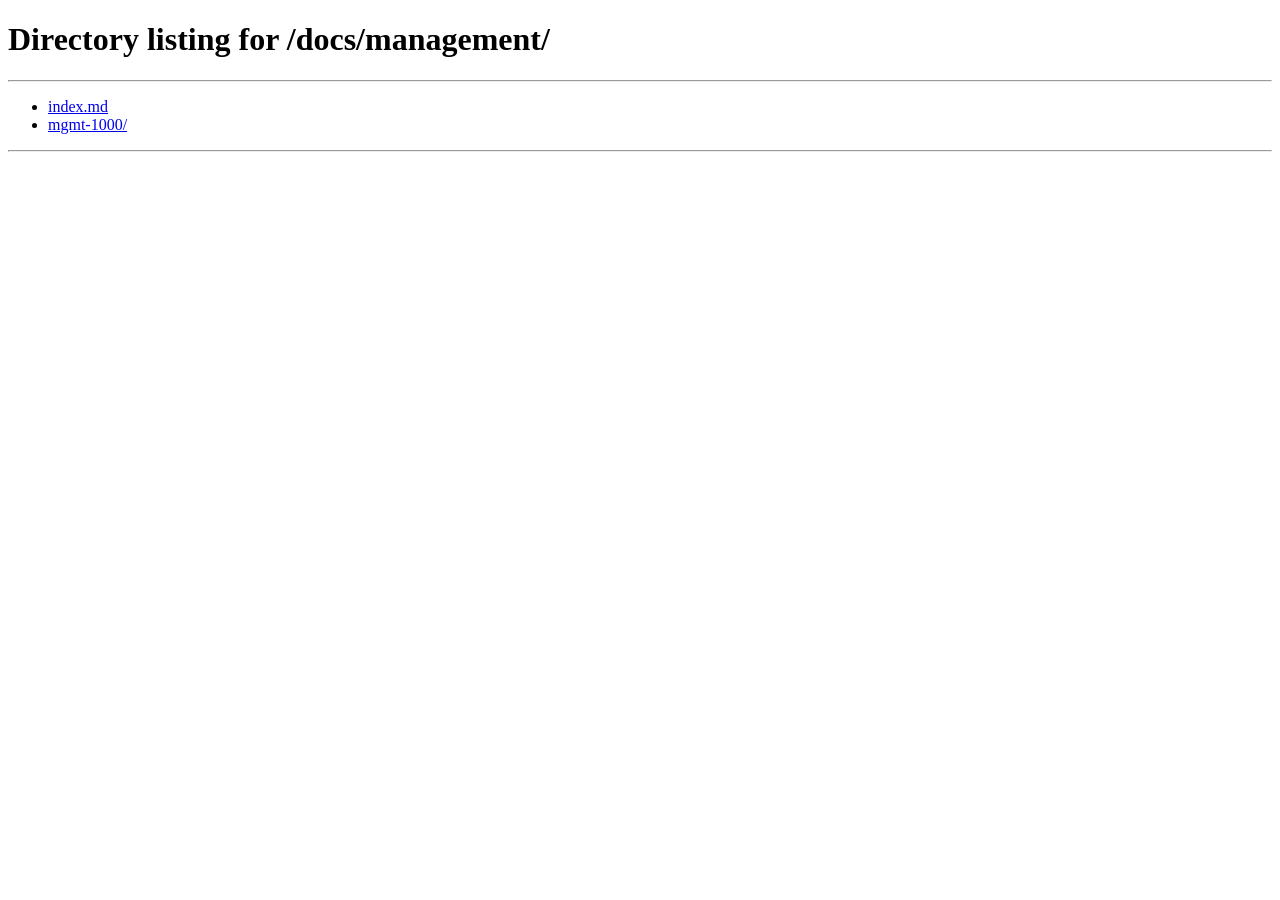
<file: docs/management/mgmt-1000/index.html>
<!doctype html>
<html lang="en"><head><meta charset="utf-8"><title>MGMT 1000 · Study Hub</title>
<meta http-equiv="refresh" content="0; url=../">
<link rel="canonical" href="../"></head>
<body><p>MGMT 1000 has moved. <a href="../">Go to the Management study guides</a>.</p></body></html>
</file>
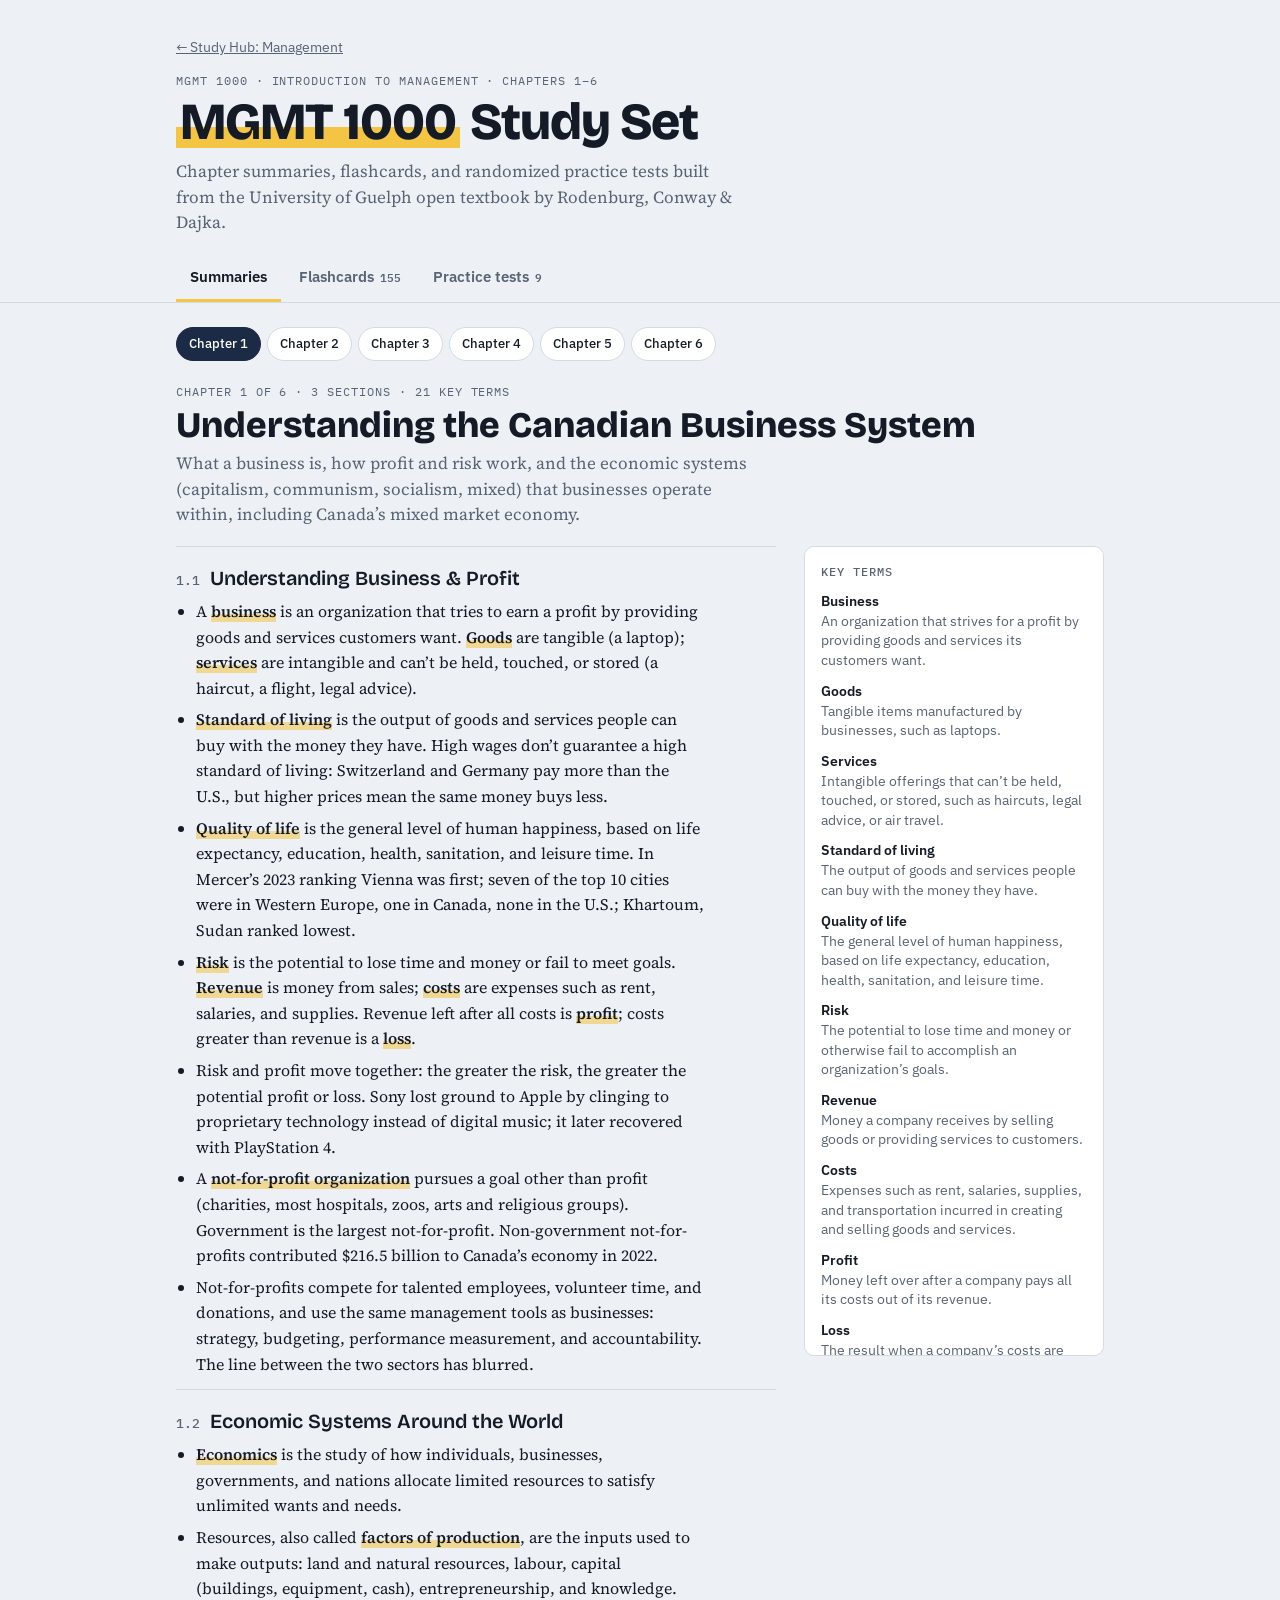
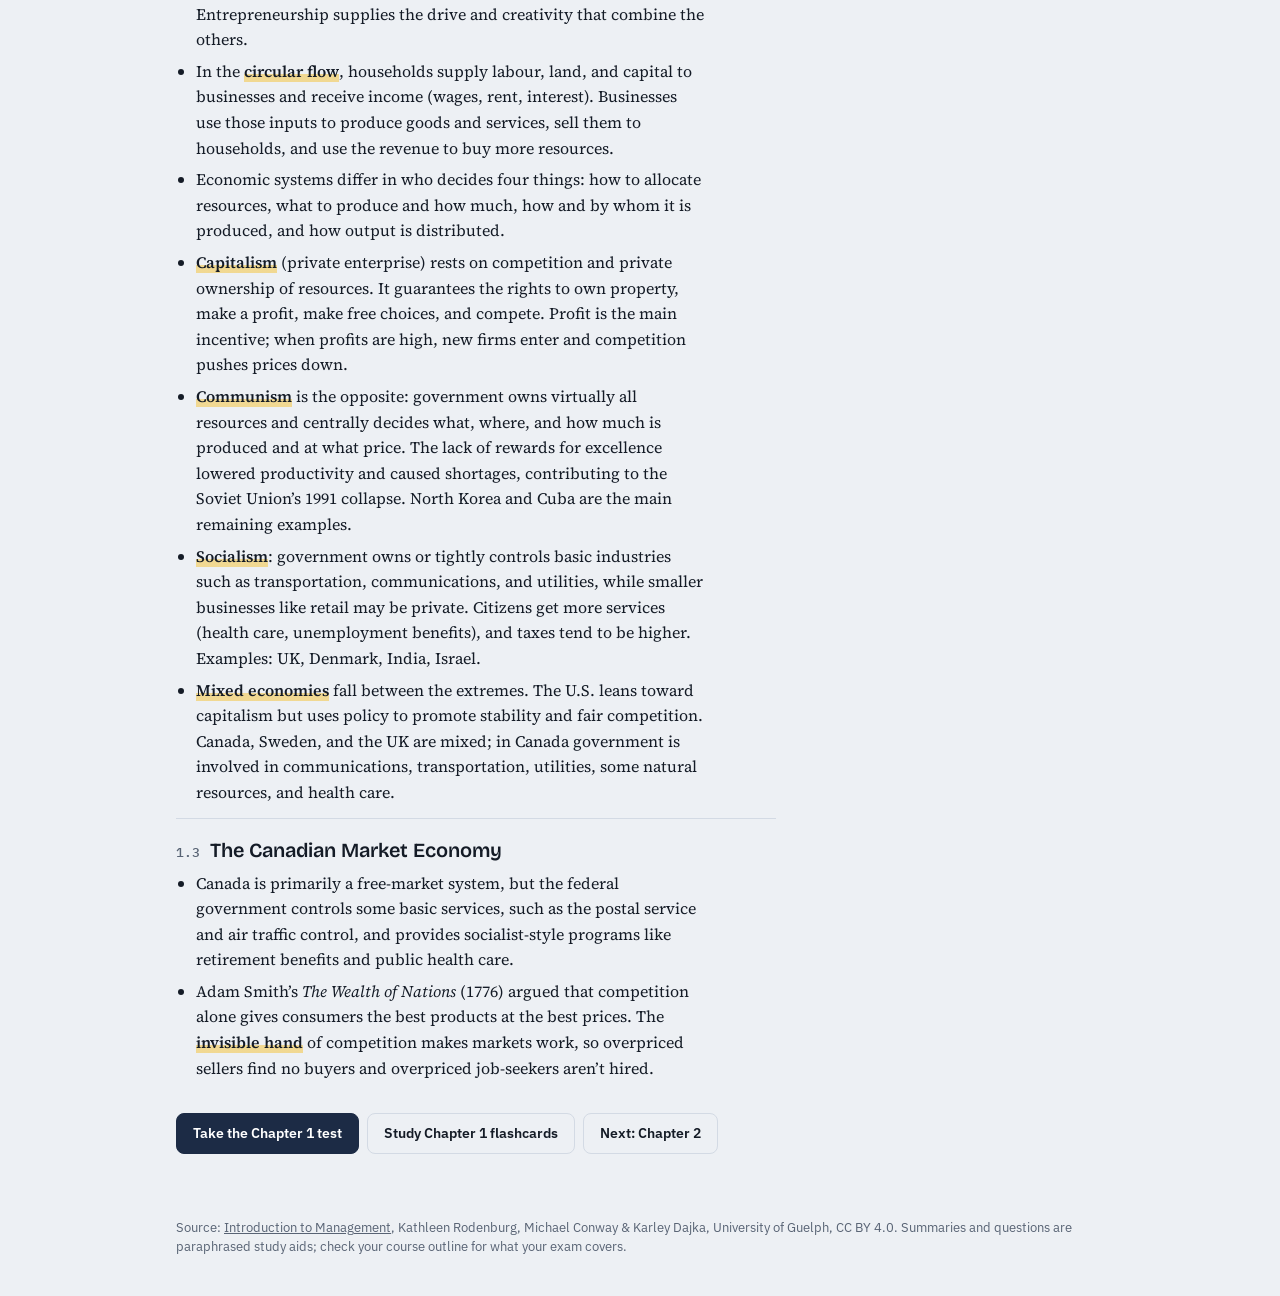
<file: docs/management/mgmt-1000/chapters-1-6/index.html>
<!doctype html><html><head><meta charset=utf8><meta name=viewport content="width=device-width,initial-scale=1,viewport-fit=cover"><style>:root{color-scheme:light;box-sizing:border-box;padding-top:env(safe-area-inset-top,0px);padding-bottom:env(safe-area-inset-bottom,0px)}html{scroll-padding-top:env(safe-area-inset-top,0px)}body{margin:0;padding:0;font:14px -apple-system,BlinkMacSystemFont,sans-serif;background:#fff;color:#000}img{max-width:100%}[hidden]:not([hidden=until-found i]){display:none!important}</style></head><body>
<title>MGMT 1000 Study Set</title>
<meta name="claude:viewport-fit-sides" content="cover">
<link rel="preconnect" href="https://fonts.googleapis.com">
<link rel="preconnect" href="https://fonts.gstatic.com" crossorigin>
<link rel="stylesheet" href="https://fonts.googleapis.com/css2?family=Bricolage+Grotesque:opsz,wght@12..96,600;12..96,800&family=IBM+Plex+Mono:wght@500&family=IBM+Plex+Sans:wght@400;500;600&family=Source+Serif+4:opsz,wght@8..60,400;8..60,600&display=swap">
<style>
/* Layout: one 960px study column under a sticky tab bar; index-card surfaces, a highlighter-yellow accent for "what to remember" */
:root{
  --bg:#EDF0F4; --surface:#FFFFFF; --surface-2:#F5F7FA; --ink:#141B26; --muted:#586374; --line:#D3DAE4;
  --hl:#F4C542; --hl-ink:#141B26; --btn:#1C2B45; --btn-fg:#FFFFFF; --focus:#2C5BD6;
  --ok:#1B7550; --ok-bg:#E2F2E9; --bad:#AE3828; --bad-bg:#F8E4E0;
  --display:"Bricolage Grotesque","Arial Narrow",system-ui,sans-serif;
  --body:"Source Serif 4",Georgia,"Times New Roman",serif;
  --ui:"IBM Plex Sans",system-ui,-apple-system,"Segoe UI",Roboto,sans-serif;
  --mono:"IBM Plex Mono",ui-monospace,Menlo,Consolas,monospace;
  --r:10px;
}
@media (prefers-color-scheme: dark){:root:not([data-theme="light"]){
  --bg:#0F141B; --surface:#171E28; --surface-2:#1C2430; --ink:#E5EAF1; --muted:#9AA5B5; --line:#2B3544;
  --hl:#E9B835; --hl-ink:#141B26; --btn:#DCE4F0; --btn-fg:#121822; --focus:#7FA2FF;
  --ok:#62C79A; --ok-bg:#15301F; --bad:#F2917F; --bad-bg:#3A1D18; color-scheme:dark}}
:root[data-theme="dark"]{
  --bg:#0F141B; --surface:#171E28; --surface-2:#1C2430; --ink:#E5EAF1; --muted:#9AA5B5; --line:#2B3544;
  --hl:#E9B835; --hl-ink:#141B26; --btn:#DCE4F0; --btn-fg:#121822; --focus:#7FA2FF;
  --ok:#62C79A; --ok-bg:#15301F; --bad:#F2917F; --bad-bg:#3A1D18; color-scheme:dark}

*{box-sizing:border-box}
body{background:var(--bg);color:var(--ink);font-family:var(--ui);font-size:15px;line-height:1.5}
body::before{content:"";position:fixed;inset:0 0 auto;height:env(safe-area-inset-top,0px);z-index:10;background:var(--bg)}
.wrap{max-width:960px;margin:0 auto;padding-left:max(16px,env(safe-area-inset-left,0px));padding-right:max(16px,env(safe-area-inset-right,0px))}
button,select{font:inherit;color:inherit}
:focus-visible{outline:3px solid var(--focus);outline-offset:2px;border-radius:6px}
.mark{background:linear-gradient(transparent 58%,var(--hl) 58%,var(--hl) 92%,transparent 92%);padding:0 .08em}

header.top{padding-block:36px 18px}
.eyebrow{font-family:var(--mono);font-size:12px;letter-spacing:.08em;text-transform:uppercase;color:var(--muted)}
h1{font-family:var(--display);font-weight:800;font-size:clamp(34px,6vw,52px);line-height:1.02;letter-spacing:-.02em;margin:6px 0 10px;text-wrap:balance}
.lede{font-family:var(--body);font-size:17px;color:var(--muted);max-width:62ch;margin:0}

nav.tabs{position:sticky;top:env(safe-area-inset-top,0px);z-index:5;background:var(--bg);border-bottom:1px solid var(--line)}
.tabrow{display:flex;gap:4px;overflow-x:auto}
.tab{appearance:none;border:0;background:none;padding:12px 14px 11px;font-weight:600;font-size:15px;color:var(--muted);cursor:pointer;border-bottom:3px solid transparent;white-space:nowrap}
.tab[aria-selected="true"]{color:var(--ink);border-bottom-color:var(--hl)}
.tab .n{font-family:var(--mono);font-size:11px;color:var(--muted);margin-left:6px}

main{padding-block:24px 64px}
.chips{display:flex;flex-wrap:wrap;gap:6px}
.chip{appearance:none;border:1px solid var(--line);background:var(--surface);border-radius:999px;padding:6px 12px;font-size:13px;font-weight:500;cursor:pointer}
.chip[aria-pressed="true"]{background:var(--btn);color:var(--btn-fg);border-color:var(--btn)}
.btn{appearance:none;border:1px solid var(--btn);background:var(--btn);color:var(--btn-fg);border-radius:8px;padding:9px 16px;font-weight:600;font-size:14px;cursor:pointer}
.btn.ghost{background:transparent;color:var(--ink);border-color:var(--line)}
.btn.ghost:hover{border-color:var(--muted)}
.btn:disabled{opacity:.45;cursor:default}
.row{display:flex;flex-wrap:wrap;gap:8px;align-items:center}

/* Summaries */
.chapter-head{display:grid;gap:6px;margin:22px 0 18px}
.chapter-head .num{font-family:var(--mono);font-size:12px;color:var(--muted);letter-spacing:.08em;text-transform:uppercase}
.chapter-head h2{font-family:var(--display);font-weight:800;font-size:clamp(26px,4.4vw,36px);line-height:1.08;margin:0;text-wrap:balance}
.chapter-head p{font-family:var(--body);font-size:17px;margin:0;max-width:65ch;color:var(--muted)}
.sum-grid{display:grid;grid-template-columns:minmax(0,1fr) 300px;gap:28px;align-items:start}
@media (max-width:820px){.sum-grid{grid-template-columns:minmax(0,1fr)}}
.section{border-top:1px solid var(--line);padding-block:16px 6px}
.section h3{display:flex;gap:10px;align-items:baseline;font-family:var(--display);font-weight:600;font-size:20px;margin:0 0 6px;text-wrap:balance}
.section h3 .sid{font-family:var(--mono);font-size:13px;font-weight:500;color:var(--muted);flex:none}
.section ul{margin:0;padding-left:20px;font-family:var(--body);font-size:16px;line-height:1.6;max-width:66ch}
.section li{margin-bottom:6px}
.section li b{font-weight:600;background:linear-gradient(transparent 62%,color-mix(in srgb,var(--hl) 55%,transparent) 62%)}
aside.terms{background:var(--surface);border:1px solid var(--line);border-radius:var(--r);padding:16px;position:sticky;top:calc(env(safe-area-inset-top,0px) + 64px);max-height:calc(100vh - 90px);overflow:auto}
@media (max-width:820px){aside.terms{position:static;max-height:none}}
aside.terms h4{margin:0 0 10px;font-family:var(--mono);font-weight:500;font-size:12px;letter-spacing:.08em;text-transform:uppercase;color:var(--muted)}
aside.terms dl{margin:0;display:grid;gap:10px}
aside.terms dt{font-weight:600;font-size:14px}
aside.terms dd{margin:0;font-size:13.5px;color:var(--muted);line-height:1.45}
.sum-actions{margin-top:20px}

/* Flashcards */
.fc-tools{display:flex;flex-wrap:wrap;gap:12px;justify-content:space-between;align-items:center;margin-bottom:18px}
.toggle{display:inline-flex;align-items:center;gap:8px;font-size:14px;cursor:pointer;user-select:none}
.toggle input{width:18px;height:18px;accent-color:var(--btn)}
.stage{perspective:1400px;max-width:720px;margin:0 auto}
.card{position:relative;width:100%;min-height:300px;cursor:pointer;transform-style:preserve-3d;transition:transform .45s cubic-bezier(.2,.7,.2,1);border:0;background:none;padding:0;display:block;text-align:center}
.card.flipped{transform:rotateY(180deg)}
.face{position:absolute;inset:0;backface-visibility:hidden;-webkit-backface-visibility:hidden;background:var(--surface);border:1px solid var(--line);border-radius:14px;box-shadow:0 1px 0 var(--line),0 10px 30px -18px rgba(10,20,40,.35);display:flex;flex-direction:column;justify-content:center;align-items:center;padding:36px 28px;gap:12px;overflow:auto}
.face.back{transform:rotateY(180deg)}
.face .lab{position:absolute;top:14px;left:16px;font-family:var(--mono);font-size:11px;letter-spacing:.08em;text-transform:uppercase;color:var(--muted)}
.face .tag{position:absolute;top:14px;right:16px;font-family:var(--mono);font-size:11px;color:var(--muted)}
.face .known{position:absolute;bottom:14px;right:16px;font-size:12px;font-weight:600;color:var(--ok)}
.face .txt-term{font-family:var(--display);font-weight:800;font-size:clamp(26px,5vw,38px);line-height:1.1;text-wrap:balance}
.face .txt-def{font-family:var(--body);font-size:clamp(17px,2.6vw,21px);line-height:1.5;max-width:46ch;text-wrap:pretty}
.face .hint{font-size:12px;color:var(--muted)}
@media (prefers-reduced-motion: reduce){.card{transition:none}}
.fc-nav{display:flex;justify-content:space-between;align-items:center;gap:10px;max-width:720px;margin:16px auto 0;flex-wrap:wrap}
.counter{font-family:var(--mono);font-size:14px;font-variant-numeric:tabular-nums}
.bar{height:4px;background:var(--line);border-radius:4px;max-width:720px;margin:14px auto 0;overflow:hidden}
.bar i{display:block;height:100%;background:var(--hl);width:0;transition:width .25s}
.sort{display:flex;gap:8px;justify-content:center;margin-top:14px;flex-wrap:wrap}
.btn.learn{background:transparent;color:var(--bad);border-color:var(--bad)}
.btn.know{background:transparent;color:var(--ok);border-color:var(--ok)}
.tally{text-align:center;color:var(--muted);font-size:13px;margin-top:10px}
.kbd{font-family:var(--mono);font-size:11px;border:1px solid var(--line);border-radius:4px;padding:1px 5px;background:var(--surface-2)}
.empty{max-width:560px;margin:30px auto;text-align:center;background:var(--surface);border:1px dashed var(--line);border-radius:14px;padding:30px 22px}

/* Tests */
.test-list{display:grid;grid-template-columns:repeat(auto-fill,minmax(250px,1fr));gap:12px}
.tcard{background:var(--surface);border:1px solid var(--line);border-radius:var(--r);padding:16px;display:flex;flex-direction:column;gap:8px}
.tcard h3{margin:0;font-family:var(--display);font-weight:600;font-size:19px;line-height:1.2}
.tcard .meta{font-size:13px;color:var(--muted)}
.tcard .best{font-family:var(--mono);font-size:12px;color:var(--muted)}
.tcard .best b{color:var(--ink);font-weight:500}
.tcard .btn{margin-top:auto;align-self:flex-start}
.group-label{font-family:var(--mono);font-size:12px;letter-spacing:.08em;text-transform:uppercase;color:var(--muted);margin:22px 0 10px}
.group-label:first-child{margin-top:0}
.intro-note{font-family:var(--body);font-size:16px;color:var(--muted);max-width:64ch;margin:0 0 18px}

.test-head{display:flex;flex-wrap:wrap;gap:10px;justify-content:space-between;align-items:flex-end;margin-bottom:8px}
.test-head h2{font-family:var(--display);font-weight:800;font-size:clamp(24px,4vw,32px);margin:0;line-height:1.1}
.qsec{margin-top:26px}
.qsec > h3{font-family:var(--display);font-weight:600;font-size:18px;margin:0 0 4px}
.qsec > p{margin:0 0 12px;color:var(--muted);font-size:13.5px}
.q{background:var(--surface);border:1px solid var(--line);border-radius:var(--r);padding:16px 18px;margin-bottom:10px}
.q .qtop{display:flex;justify-content:space-between;gap:10px;font-family:var(--mono);font-size:11.5px;color:var(--muted);margin-bottom:6px}
.q .stem{font-family:var(--body);font-size:17px;line-height:1.5;margin:0 0 12px}
.q .stem em{font-style:normal;color:var(--muted);font-size:15px;display:block;margin-bottom:4px;font-family:var(--ui)}
.opts{display:grid;gap:8px}
.opts.two{grid-template-columns:1fr 1fr}
.opt{appearance:none;text-align:left;border:1px solid var(--line);background:var(--surface-2);border-radius:8px;padding:10px 12px;cursor:pointer;font-size:14.5px;line-height:1.4;display:flex;gap:10px;align-items:flex-start}
.opt .k{font-family:var(--mono);font-size:12px;color:var(--muted);flex:none;width:16px;padding-top:2px}
.opt:hover{border-color:var(--muted)}
.opt[aria-pressed="true"]{border-color:var(--btn);box-shadow:inset 0 0 0 1px var(--btn);background:var(--surface)}
.opt.is-right{border-color:var(--ok);background:var(--ok-bg);box-shadow:none}
.opt.is-wrong{border-color:var(--bad);background:var(--bad-bg);box-shadow:none}
.graded .opt{cursor:default}
.mrow{display:grid;grid-template-columns:minmax(0,1fr) 230px;gap:12px;align-items:center;padding:10px 0;border-top:1px solid var(--line)}
.mrow:first-of-type{border-top:0}
.mrow .def{font-family:var(--body);font-size:15.5px;line-height:1.45}
.mrow select{width:100%;padding:8px 10px;border-radius:8px;border:1px solid var(--line);background:var(--surface-2)}
.mrow.is-right select{border-color:var(--ok);background:var(--ok-bg)}
.mrow.is-wrong select{border-color:var(--bad);background:var(--bad-bg)}
.mrow .fix{grid-column:1/-1;font-size:13px;color:var(--bad)}
@media (max-width:560px){.mrow{grid-template-columns:minmax(0,1fr)}.opts.two{grid-template-columns:1fr}}
.feedback{margin-top:10px;font-size:14px;line-height:1.5;padding:10px 12px;border-radius:8px;background:var(--surface-2);border-left:3px solid var(--muted)}
.feedback.ok{border-left-color:var(--ok)}
.feedback.bad{border-left-color:var(--bad)}
.feedback b{font-weight:600}
.verdict{font-weight:600}
.verdict.ok{color:var(--ok)}.verdict.bad{color:var(--bad)}

.submitbar{position:sticky;bottom:0;margin-top:18px;background:var(--bg);border-top:1px solid var(--line);padding-block:12px calc(12px + env(safe-area-inset-bottom,0px));display:flex;justify-content:space-between;align-items:center;gap:10px;flex-wrap:wrap}
.submitbar .count{font-family:var(--mono);font-size:13px;font-variant-numeric:tabular-nums;color:var(--muted)}
.warn{font-size:13px;color:var(--bad)}

.result{background:var(--surface);border:1px solid var(--line);border-radius:14px;padding:20px;margin:16px 0 6px;display:grid;grid-template-columns:auto minmax(0,1fr);gap:20px;align-items:center}
@media (max-width:560px){.result{grid-template-columns:minmax(0,1fr)}}
.score{font-family:var(--display);font-weight:800;font-size:56px;line-height:1;font-variant-numeric:tabular-nums}
.score small{font-size:20px;color:var(--muted);font-weight:600}
.result .breakdown{display:flex;flex-wrap:wrap;gap:8px 18px;font-size:14px;color:var(--muted);margin:6px 0 12px}
.result .breakdown b{color:var(--ink);font-variant-numeric:tabular-nums}
.result .msg{font-family:var(--body);font-size:16px;margin:0}
footer.src{font-size:12.5px;color:var(--muted);padding-block:0 40px}
footer.src a{color:inherit}
</style>

<header class="top wrap">
  <a href="../../" style="display:inline-block;margin-bottom:14px;font-size:14px;color:var(--muted)">&larr; Study Hub: Management</a>
  <div class="eyebrow">MGMT 1000 · Introduction to Management · Chapters 1–6</div>
  <h1><span class="mark">MGMT 1000</span> Study Set</h1>
  <p class="lede">Chapter summaries, flashcards, and randomized practice tests built from the University of Guelph open textbook by Rodenburg, Conway &amp; Dajka.</p>
</header>

<nav class="tabs" aria-label="Study modes">
  <div class="wrap tabrow" role="tablist">
    <button class="tab" role="tab" id="tab-summaries" data-tab="summaries" aria-controls="panel-summaries">Summaries</button>
    <button class="tab" role="tab" id="tab-flashcards" data-tab="flashcards" aria-controls="panel-flashcards">Flashcards<span class="n" id="fc-total"></span></button>
    <button class="tab" role="tab" id="tab-tests" data-tab="tests" aria-controls="panel-tests">Practice tests<span class="n">9</span></button>
  </div>
</nav>

<main class="wrap">
  <section id="panel-summaries" role="tabpanel" aria-labelledby="tab-summaries">
    <div class="chips" id="sum-chips" aria-label="Choose a chapter"></div>
    <div id="sum-body"></div>
  </section>

  <section id="panel-flashcards" role="tabpanel" aria-labelledby="tab-flashcards" hidden>
    <div class="fc-tools">
      <div class="chips" id="fc-chips" aria-label="Choose cards"></div>
      <div class="row">
        <label class="toggle"><input type="checkbox" id="fc-deffirst"> Definition first</label>
        <label class="toggle"><input type="checkbox" id="fc-learning"> Still learning only</label>
      </div>
    </div>
    <div id="fc-area"></div>
  </section>

  <section id="panel-tests" role="tabpanel" aria-labelledby="tab-tests" hidden>
    <div id="test-area"></div>
  </section>
</main>

<footer class="src wrap">
  Source: <a href="https://books.lib.uoguelph.ca/mgmt1000/" target="_blank" rel="noopener">Introduction to Management</a>, Kathleen Rodenburg, Michael Conway &amp; Karley Dajka, University of Guelph, CC BY 4.0. Summaries and questions are paraphrased study aids; check your course outline for what your exam covers.
</footer>

<script>
const CH = [
{n:1, title:"Understanding the Canadian Business System",
 overview:"What a business is, how profit and risk work, and the economic systems (capitalism, communism, socialism, mixed) that businesses operate within, including Canada’s mixed market economy.",
 sections:[
  ["1.1","Understanding Business & Profit",[
   "A <b>business</b> is an organization that tries to earn a profit by providing goods and services customers want. <b>Goods</b> are tangible (a laptop); <b>services</b> are intangible and can’t be held, touched, or stored (a haircut, a flight, legal advice).",
   "<b>Standard of living</b> is the output of goods and services people can buy with the money they have. High wages don’t guarantee a high standard of living: Switzerland and Germany pay more than the U.S., but higher prices mean the same money buys less.",
   "<b>Quality of life</b> is the general level of human happiness, based on life expectancy, education, health, sanitation, and leisure time. In Mercer’s 2023 ranking Vienna was first; seven of the top 10 cities were in Western Europe, one in Canada, none in the U.S.; Khartoum, Sudan ranked lowest.",
   "<b>Risk</b> is the potential to lose time and money or fail to meet goals. <b>Revenue</b> is money from sales; <b>costs</b> are expenses such as rent, salaries, and supplies. Revenue left after all costs is <b>profit</b>; costs greater than revenue is a <b>loss</b>.",
   "Risk and profit move together: the greater the risk, the greater the potential profit or loss. Sony lost ground to Apple by clinging to proprietary technology instead of digital music; it later recovered with PlayStation 4.",
   "A <b>not-for-profit organization</b> pursues a goal other than profit (charities, most hospitals, zoos, arts and religious groups). Government is the largest not-for-profit. Non-government not-for-profits contributed $216.5 billion to Canada’s economy in 2022.",
   "Not-for-profits compete for talented employees, volunteer time, and donations, and use the same management tools as businesses: strategy, budgeting, performance measurement, and accountability. The line between the two sectors has blurred."]],
  ["1.2","Economic Systems Around the World",[
   "<b>Economics</b> is the study of how individuals, businesses, governments, and nations allocate limited resources to satisfy unlimited wants and needs.",
   "Resources, also called <b>factors of production</b>, are the inputs used to make outputs: land and natural resources, labour, capital (buildings, equipment, cash), entrepreneurship, and knowledge. Entrepreneurship supplies the drive and creativity that combine the others.",
   "In the <b>circular flow</b>, households supply labour, land, and capital to businesses and receive income (wages, rent, interest). Businesses use those inputs to produce goods and services, sell them to households, and use the revenue to buy more resources.",
   "Economic systems differ in who decides four things: how to allocate resources, what to produce and how much, how and by whom it is produced, and how output is distributed.",
   "<b>Capitalism</b> (private enterprise) rests on competition and private ownership of resources. It guarantees the rights to own property, make a profit, make free choices, and compete. Profit is the main incentive; when profits are high, new firms enter and competition pushes prices down.",
   "<b>Communism</b> is the opposite: government owns virtually all resources and centrally decides what, where, and how much is produced and at what price. The lack of rewards for excellence lowered productivity and caused shortages, contributing to the Soviet Union’s 1991 collapse. North Korea and Cuba are the main remaining examples.",
   "<b>Socialism</b>: government owns or tightly controls basic industries such as transportation, communications, and utilities, while smaller businesses like retail may be private. Citizens get more services (health care, unemployment benefits), and taxes tend to be higher. Examples: UK, Denmark, India, Israel.",
   "<b>Mixed economies</b> fall between the extremes. The U.S. leans toward capitalism but uses policy to promote stability and fair competition. Canada, Sweden, and the UK are mixed; in Canada government is involved in communications, transportation, utilities, some natural resources, and health care."]],
  ["1.3","The Canadian Market Economy",[
   "Canada is primarily a free-market system, but the federal government controls some basic services, such as the postal service and air traffic control, and provides socialist-style programs like retirement benefits and public health care.",
   "Adam Smith’s <i>The Wealth of Nations</i> (1776) argued that competition alone gives consumers the best products at the best prices. The <b>invisible hand</b> of competition makes markets work, so overpriced sellers find no buyers and overpriced job-seekers aren’t hired."]]
 ],
 terms:[
  ["Business","An organization that strives for a profit by providing goods and services its customers want."],
  ["Goods","Tangible items manufactured by businesses, such as laptops."],
  ["Services","Intangible offerings that can’t be held, touched, or stored, such as haircuts, legal advice, or air travel."],
  ["Standard of living","The output of goods and services people can buy with the money they have."],
  ["Quality of life","The general level of human happiness, based on life expectancy, education, health, sanitation, and leisure time."],
  ["Risk","The potential to lose time and money or otherwise fail to accomplish an organization’s goals."],
  ["Revenue","Money a company receives by selling goods or providing services to customers."],
  ["Costs","Expenses such as rent, salaries, supplies, and transportation incurred in creating and selling goods and services."],
  ["Profit","Money left over after a company pays all its costs out of its revenue."],
  ["Loss","The result when a company’s costs are greater than its revenues."],
  ["Not-for-profit organization","An organization that exists to achieve a goal other than profit, such as a charity, hospital, or zoo."],
  ["Economics","The study of how individuals, businesses, governments, and nations allocate limited resources to satisfy unlimited wants and needs."],
  ["Factors of production","The resources used to produce goods and services: land, labour, capital, entrepreneurship, and knowledge."],
  ["Entrepreneurship","The skill, drive, and creativity that bring the other resources together to produce a good or service."],
  ["Capital","Buildings, equipment, vehicles, cash, and similar resources needed for the production process."],
  ["Circular flow","Model in which households supply resources to businesses for income, and businesses sell goods and services back to households for revenue."],
  ["Capitalism","An economic system based on competition and private ownership of the factors of production; also called the private enterprise system."],
  ["Communism","An economic system in which the government owns virtually all resources and centrally controls all markets."],
  ["Socialism","An economic system in which basic industries are government-owned or under strong government control, while smaller businesses may be private."],
  ["Mixed economy","An economy that combines elements of more than one economic system, as Canada does."],
  ["Invisible hand","Adam Smith’s idea that competition alone makes markets work effectively, so regulation isn’t needed."]
 ],
 mc:[
  ["Which of these is a service rather than a good?","A haircut at a salon",["A laptop","A pair of running shoes","A bag of apples"],"Services are intangible: they can’t be held, touched, or stored."],
  ["Switzerland has higher average wages than the U.S. but not a higher standard of living. Why?","Prices are much higher, so the same money buys less",["Swiss workers pay no income tax","Standard of living is measured by wages alone","Switzerland produces only services"],"Standard of living depends on what people can buy with their money, so high prices offset high wages."],
  ["Which city ranked highest for quality of life in Mercer’s 2023 survey?","Vienna, Austria",["Toronto, Canada","New York, United States","Khartoum, Sudan"],"Vienna ranked first; Khartoum ranked lowest. No U.S. city made the top 10."],
  ["What is the general relationship between risk and profit?","The greater the risk, the greater the potential for profit or loss",["Higher risk always guarantees higher profit","Risk and profit are unrelated","Lower risk produces higher potential profit"],"Risk raises the potential reward and the potential loss; it guarantees neither."],
  ["Why did Sony lose ground to Apple in personal music devices?","It kept proprietary technology instead of embracing digital music and cross-platform options",["It priced its products too low","It became a not-for-profit organization","It focused too heavily on streaming"],"Sony misjudged the market; Apple took the digital music market with the iPod and iTunes."],
  ["What is the largest and most pervasive not-for-profit group?","Government",["The United Way","Habitat for Humanity","Hospitals"],"The text identifies government as the largest not-for-profit group."],
  ["Not-for-profit organizations compete with each other for all of the following EXCEPT:","Profits to pay shareholders",["Talented employees","Volunteers’ limited time","Donations"],"Not-for-profits don’t pursue profit; they compete for people, time, and money."],
  ["Which is NOT one of the factors of production listed in the text?","Government regulation",["Land and natural resources","Labour","Entrepreneurship"],"The five resources are land and natural resources, labour, capital, entrepreneurship, and knowledge."],
  ["In the circular flow model, what do households receive from businesses in exchange for resources?","Income such as wages, rent, and interest",["Factors of production","Business revenue","Government transfers"],"Households provide labour, land, and capital and are paid income for them."],
  ["Which is NOT a right guaranteed under capitalism?","The right to a government-assigned job",["The right to own property","The right to make a profit","The right to compete"],"Capitalism guarantees the rights to own property, make a profit, make free choices, and compete. Government doesn’t assign jobs."],
  ["In which system does government decide what is produced, how much, where, and at what price?","Communism",["Capitalism","A mixed economy","Monopolistic competition"],"Communism centralizes economic decisions in government."],
  ["Which countries does the text name as the best remaining examples of communist economies?","North Korea and Cuba",["China and Russia","Denmark and Israel","Sweden and the UK"],"Russia and China have moved toward market systems; North Korea and Cuba remain."],
  ["Compared with most capitalist countries, socialist countries typically have:","More public services, such as health care, and higher taxes",["Lower taxes and fewer services","No private businesses at all","No government role in industry"],"Higher service levels come with higher taxes and sometimes higher unemployment."],
  ["Why is Canada described as a mixed economy?","It is mainly free-market, but government provides some services such as health care and the postal service",["Government owns every industry","Government plays no role in business","It switches between communism and capitalism each election"],"Canada combines private enterprise with government-run services and social programs."],
  ["Who described the “invisible hand” of competition in The Wealth of Nations (1776)?","Adam Smith",["Michael Porter","Karl Marx","Vladimir Kvint"],"Smith argued competition alone would deliver the best products at the best prices."],
  ["Under capitalism, what usually happens when an industry earns high profits?","New firms enter, competition rises, and prices tend to fall",["Government caps prices","Existing firms raise prices further","Workers are assigned to that industry"],"Entry and competition push prices down and force firms to become more efficient."]
 ],
 tf:[
  ["Goods are intangible offerings that can’t be held or stored.",false,"That describes services. Goods are tangible."],
  ["A company whose costs are greater than its revenues shows a loss.",true,"Profit is revenue left after costs; costs above revenue produce a loss."],
  ["Seven of the top 10 cities in Mercer’s 2023 quality-of-life ranking were in Western Europe.",true,"Seven were in Western Europe, two in Australia/New Zealand, and one in Canada."],
  ["Not-for-profit managers don’t need business skills like budgeting and strategy.",false,"They use the same concepts as for-profit managers: strategy, budgeting, performance measurement, and accountability."],
  ["In pure capitalism, the government sets prices to coordinate economic activity.",false,"In pure capitalism all resources are privately owned and government doesn’t set prices."],
  ["Communism raised productivity because everyone was guaranteed a job.",false,"Tight controls and no rewards for excellence led to lower productivity and shortages."],
  ["In Denmark, most businesses are private, yet about two-thirds of the population is sustained by state welfare programs.",true,"Denmark is the text’s example of how socialist systems vary."],
  ["The U.S. economy is an example of pure capitalism.",false,"It leans toward capitalism but is a mixed economy that uses government policy and transfers."],
  ["Canada’s federal government controls some basic services, such as the postal service and air traffic control.",true,"These are examples of government involvement in Canada’s mostly free-market economy."],
  ["Profit is the main incentive in a capitalist system.",true,"Profit encourages entrepreneurship and funds production, jobs, dividends, and taxes."],
  ["Knowledge is one of the resources listed as a factor of production.",true,"The list is land, labour, capital, entrepreneurship, and knowledge."],
  ["Government is the smallest not-for-profit group.",false,"Government is the largest and most pervasive not-for-profit group."]
 ]},

{n:2, title:"The Macro Environment of Business (PEST)",
 overview:"The external forces managers can’t control: the economy and how it’s measured and managed, technology, politics and law, and social and demographic change.",
 sections:[
  ["2.1","Organizational Boundaries and Environments",[
   "Managers control the <b>internal environment</b>: day-to-day choices about suppliers, hiring, products, and where to sell.",
   "The <b>external environment</b> is generally beyond management’s control and keeps changing. The text groups it into seven sub-environments: economic, political and legal, demographic, social, competitive, global, and technological. Managers must keep studying it and adapt.",
   "Natural and human-made disasters also matter. The 2010 Deepwater Horizon explosion killed 11 workers, released over 3 million barrels of oil over 87 days, and has cost BP more than $60 billion."]],
  ["2.2","The Economic Environment",[
   "Economies share three goals: <b>growth</b>, <b>high employment</b>, and <b>price stability</b>.",
   "<b>Gross domestic product (GDP)</b> is the market value of all final goods and services produced domestically in a year. It excludes goods made abroad and intermediate products (a chip inside a computer is counted in the computer). A rise in inflation-adjusted GDP means growth; a fall means contraction.",
   "<b>GDP per capita</b> is often a better measure. India’s total GDP ($3.55T) exceeds Canada’s ($2.14T), but Canada’s per-capita figure (about $53,372) is far higher than India’s (about $2,485).",
   "The <b>business cycle</b> has four phases: prosperity, recession, depression (usually skipped), and recovery. A typical cycle lasts 3 to 5 years. A <b>recession</b> is often declared after two consecutive quarters of falling GDP; a <b>depression</b> is a long, severe downturn with no agreed definition.",
   "The <b>unemployment rate</b> is the share of the labour force that is unemployed and actively seeking work (tracked by Statistics Canada). R4 is the common measure (like the U.S. U3); R8 is broader, adding discouraged searchers, involuntary part-timers, and people awaiting new jobs. <b>Full employment</b> in practice means about 95% employed.",
   "<b>Inflation</b> is a rise in the overall price level. Canada averaged 3.15% from 1915 to 2018, peaking at 21.6% (June 1920) and bottoming at −17.8% (June 1921). The <b>consumer price index (CPI)</b>, reported monthly, tracks a basket of household goods; with 2002 = 100, a 2012 CPI of 121.7 means $100 of goods then cost $121.70. The inflation rate is the percentage change in a price index.",
   "<b>Lagging indicators</b> describe the recent past (average length of unemployment). <b>Leading indicators</b> predict 3 to 12 months ahead: new claims for unemployment insurance, average weekly manufacturing hours, and housing starts.",
   "<b>Monetary policy</b> (Bank of Canada) changes the money supply and interest rates: contractionary (less money, higher rates) to fight inflation; expansionary (more money, lower rates) to fight recession.",
   "<b>Fiscal policy</b> uses government spending and taxes. Expansionary (spend more, tax less) fights recession and widens the deficit; contractionary (spend less, tax more) fights inflation and shrinks the deficit.",
   "Spending less than tax revenue is a <b>budget surplus</b>; spending more is a <b>budget deficit</b>, financed by borrowing. Deficits are more common, and Canada’s national debt exceeds $1.43 trillion."]],
  ["2.3","The Technological Environment",[
   "<b>Technology</b> applies science and engineering knowledge to production and organizational problems. <b>Productivity</b> is the amount of goods and services one worker can produce; technology raises it and lowers costs.",
   "Examples in business: cloud computing, mobile technology, and robots that automate repetitive work. <b>Technological innovation</b> can be a source of competitive advantage.",
   "Emerging innovations named: AI, <b>extended reality</b> (XR, covering AR, VR, and mixed reality; challenges are cost, hardware, and privacy), breath testing for disease, generative AI, green hydrogen, and agricultural drones."]],
  ["2.4","The Political-Legal Environment",[
   "A country’s political climate has three components: the amount of government activity, the types of laws it passes, and political stability. Firms check these, plus tariffs, quotas, and foreign-ownership rules, before investing abroad.",
   "Laws and regulators shape operations: drug approvals, securities registration, and rules against misleading advertising (the text’s Pfizer example).",
   "Indigenous communities and organizations in Canada often sit in a regulatory gap or overlap between federal, provincial, and municipal control, affecting building codes, enforcement, bylaws, and taxation.",
   "E-commerce raises three legal issues: <b>liability</b> (who is responsible for errors or fraud), <b>intellectual property</b> (copyright, patents, trademarks, trade secrets), and <b>taxation</b> (collecting sales tax where products are sold)."]],
  ["2.5","The Socio-Cultural Environment",[
   "Social factors (attitudes, values, ethics, lifestyles) shape what, how, where, and when people buy. They are subjective and hard to predict. Examples: a “poverty of time,” more women in the workforce, and renewed attention to workplace ethics.",
   "<b>Demography</b> is the study of vital statistics such as age, gender, race and ethnicity, and location. It is uncontrollable and helps define markets and the workforce.",
   "Generations: baby boomers (1946–1964), Generation X (1965–1980), and millennials (1981–1997), who passed boomers as America’s largest generation in 2017.",
   "Diversity is growing: U.S. minorities were over 38% of the population in 2015 and are projected to be 56% by 2060, increasing their buying power."]]
 ],
 terms:[
  ["Internal environment","The day-to-day factors managers control, such as suppliers, hiring, products, and where they sell."],
  ["External environment","Outside forces (economic, political-legal, demographic, social, competitive, global, technological) generally beyond management’s control."],
  ["Gross domestic product (GDP)","The market value of all final goods and services produced within a country in a given year."],
  ["GDP per capita","Total production divided by population (the text says per household); often a better indicator of an economy’s performance than total GDP."],
  ["Business cycle","The ups and downs of economic activity: prosperity, recession, depression, and recovery."],
  ["Recession","A slowdown in economic activity, commonly identified by GDP falling for two consecutive quarters."],
  ["Depression","A long recession with very high unemployment and severely curtailed production; it has no uniform definition."],
  ["Unemployment rate","The percentage of the labour force that is unemployed and actively seeking work."],
  ["Full employment","In practice, when about 95 percent of those who want to work are employed."],
  ["Price stability","When the average of prices for goods and services doesn’t change, or changes very little."],
  ["Inflation","A rise in the overall price level."],
  ["Consumer price index (CPI)","Monthly Statistics Canada measure of inflation based on price changes in a basket of goods bought by a typical household."],
  ["Lagging economic indicator","A statistic reporting the status of the economy a few months in the past, such as average length of unemployment."],
  ["Leading economic indicator","A statistic that predicts the economy 3 to 12 months ahead, such as housing starts."],
  ["Monetary policy","Bank of Canada actions that change the money supply and short-term interest rates."],
  ["Fiscal policy","The government’s use of spending and taxation to influence the economy."],
  ["Budget deficit","When the government spends more than it takes in through taxes."],
  ["Budget surplus","When the government takes in more through taxes than it spends."],
  ["National debt","The total accumulated borrowing of the government; over $1.43 trillion in Canada."],
  ["Technology","The application of science and engineering knowledge to solve production and organizational problems."],
  ["Productivity","The amount of goods and services one worker can produce."],
  ["Extended reality (XR)","A superset covering augmented, virtual, and mixed reality."],
  ["Generative AI","Machine learning that produces text, images, video, and other content from user prompts."],
  ["Liability","The legal responsibility or obligation of a company or person."],
  ["Intellectual property laws","Laws, including copyright, that protect creations of the mind such as patents, trademarks, music, and trade secrets."],
  ["Demography","The study of people’s vital statistics, such as age, gender, race and ethnicity, and location."]
 ],
 mc:[
  ["Which is NOT one of the seven external sub-environments of business?","Internal operations",["Demographic","Competitive","Global"],"The seven are economic, political-legal, demographic, social, competitive, global, and technological."],
  ["Which is NOT one of the three main economic goals?","Maximizing exports",["Growth","High employment","Price stability"],"The three shared goals are growth, high employment, and price stability."],
  ["A silicon chip sold to a computer maker isn’t counted directly in GDP because:","It is an intermediate product, already counted in the finished computer",["It was made by a foreign company","Chips are services, not goods","GDP only counts government spending"],"GDP counts only final goods and services to avoid double counting."],
  ["India’s total GDP is larger than Canada’s, but Canada’s GDP per capita is far higher. What does this show?","Total GDP alone can mislead about performance; per-capita output adds context",["Canada produces more in total than India","GDP per capita is always smaller than GDP for rich countries","India’s economy is shrinking"],"Many economists prefer GDP per capita as an indicator of an economy’s performance."],
  ["Economists often say a recession has begun when GDP:","Falls for two consecutive quarters",["Falls for one month","Grows more slowly than inflation","Falls for ten years"],"Two consecutive quarters of declining GDP is the common rule of thumb."],
  ["Which phase of the business cycle is generally skipped?","Depression",["Recession","Recovery","Prosperity"],"The four phases are prosperity, recession, depression, and recovery, and depression is usually skipped."],
  ["What does the R8 unemployment measure include that R4 does not?","Discouraged job-seekers, involuntary part-timers, and people awaiting confirmed new work",["Only full-time students","Retired workers","Workers employed in the U.S."],"R8 is broader and always higher than R4."],
  ["With a base year basket of 100, the CPI is 121.7. What does this mean?","Goods that cost $100 in the base year now cost $121.70",["Prices fell by 21.7%","Unemployment rose 21.7%","GDP grew by $121.70 per person"],"The change in the index measures inflation since the base year."],
  ["Which of these is a lagging economic indicator?","Average length of unemployment",["Housing starts","Average weekly manufacturing hours","New claims for unemployment insurance"],"Lagging indicators describe where the economy was a few months ago."],
  ["Why do rising housing starts suggest an improving economy?","Building brings money in through home sales and through furniture and appliance purchases",["They reduce the national debt","They lower the CPI","They are a lagging indicator of past growth"],"Housing starts are a leading indicator for the housing sector."],
  ["To fight inflation, the Bank of Canada would most likely:","Decrease the money supply and raise interest rates",["Increase the money supply and cut interest rates","Raise government spending","Cut income taxes"],"This contractionary monetary policy makes money “tighter” so demand and prices ease."],
  ["Which is an example of expansionary fiscal policy?","Increasing government spending and cutting taxes during a recession",["Raising interest rates","Cutting spending to fight inflation","Decreasing the money supply"],"Fiscal policy uses spending and taxes; expansionary policy puts more money in people’s hands."],
  ["Contractionary fiscal policy causes the government’s budget deficit to:","Decrease (or its surplus to increase)",["Increase","Stay exactly the same","Become national debt immediately"],"Spending less and taxing more narrows the deficit."],
  ["Which is NOT one of the three components of a country’s political climate?","The size of its population",["The amount of government activity","The types of laws it passes","Its political stability"],"Population is demographic, not political."],
  ["Which three legal issues does the text highlight for e-commerce?","Liability, intellectual property, and taxation",["Tariffs, quotas, and embargoes","Monetary, fiscal, and trade policy","Inflation, unemployment, and GDP"],"These three are summarized as key e-commerce legal issues."],
  ["According to Indigenous Business in Canada, Indigenous communities and organizations often face:","A regulatory gap or overlap between federal, provincial, and municipal control",["No regulation of any kind","Only federal regulation","Exemption from all taxation"],"This affects building codes, enforcement, bylaws, and taxation."],
  ["Which generation was born between 1965 and 1980?","Generation X",["Baby boomers","Millennials","The Silent Generation"],"Boomers: 1946–1964; Gen X: 1965–1980; millennials: 1981–1997."],
  ["What are the three major challenges of extended reality (XR)?","Cost, hardware, and privacy",["Speed, color, and sound","Taxes, tariffs, and quotas","Energy, water, and land"],"The text lists cost, hardware, and privacy."]
 ],
 tf:[
  ["Managers have a great deal of control over the external environment.",false,"They control the internal environment; the external environment is generally beyond their control."],
  ["BP has spent more than $60 billion responding to the Deepwater Horizon disaster.",true,"The 2010 spill released over 3 million barrels of oil."],
  ["GDP includes goods produced by Canadian companies in other countries.",false,"GDP includes only goods and services produced domestically."],
  ["A typical business cycle runs about three to five years.",true,"Cycles are irregular but typically last 3 to 5 years, sometimes longer."],
  ["Economists agree on a uniform standard for what counts as a depression.",false,"Unlike recession, depression has no agreed standard; it’s mainly characterized by duration."],
  ["The unemployment rate tends to fall when the economy is expanding.",true,"High demand for products means more demand for workers."],
  ["Full employment means 100 percent of people who want a job have one.",false,"In practice, full employment is about 95 percent."],
  ["Canada’s inflation rate reached an all-time high of 21.6% in June 1920.",true,"The record low was −17.8% in June 1921."],
  ["An inflation rate is the percentage change in a price index.",true,"That is the text’s definition."],
  ["Monetary policy works through government spending and taxation.",false,"That is fiscal policy. Monetary policy works through the money supply and interest rates."],
  ["Leading indicators predict the economy three to twelve months ahead.",true,"Lagging indicators look a few months back."],
  ["Demographic factors are controllable by managers.",false,"Demographics are an uncontrollable factor in the business environment."],
  ["Millennials surpassed baby boomers as America’s largest generation in 2017.",true,"There are more than 75 million millennials."],
  ["Productivity is the amount of goods and services one worker can produce.",true,"Technology can raise productivity and reduce costs."]
 ]},

{n:3, title:"Impacts of Competition",
 overview:"The four market structures, how supply and demand set prices, the supply and value chains, and Porter’s Five Forces for judging an industry’s profit potential.",
 sections:[
  ["3.1","Defining Business Competition",[
   "Economists recognize four types of competition: perfect competition, monopolistic competition, oligopoly, and monopoly.",
   "<b>Perfect competition</b>: many buyers purchase a standardized product from many small sellers. No seller can affect price, so everyone accepts the going price (like a fisher at a local market).",
   "<b>Demand</b> is the quantity buyers will purchase at various prices; people buy more as price falls, so the demand curve slopes down. <b>Supply</b> is the quantity sellers will offer at various prices; sellers offer more as price rises, so the supply curve slopes up.",
   "The <b>equilibrium price</b> is where the curves cross and quantity demanded equals quantity supplied. In the apple example it is $0.60 per pound at 2,000 pounds. (Demand: 1,500 lb at $0.80, 2,500 lb at $0.40. Supply: 1,000 lb at $0.40, 3,000 lb at $0.80.)",
   "A farmer who charges above equilibrium sells little because others sell for less; charging below it sells more but earns less profit per pound, so there’s no incentive to cut."]],
  ["3.2","Competitive Advantage & Industry Structure",[
   "Market structure table: perfect competition has very many firms, homogeneous products, no real barriers (agriculture). Monopolistic competition has many firms, differentiated products, minor barriers (retail trade). Oligopoly has a few firms, homogeneous or differentiated products, considerable barriers (banking). Pure monopoly has one firm, a homogeneous product, extremely great barriers (public utilities).",
   "<b>Monopoly</b>: one seller in a market, which may be a city or region. <b>Natural monopolies</b> (utilities) need huge investments that would be wasteful to duplicate; they are legal but regulated, must charge controlled prices, and must serve all customers. A <b>legal monopoly</b> comes from a patent, usually about 20 years (Polaroid’s instant film).",
   "<b>Monopolistic competition</b>: many sellers of <b>differentiated products</b>, which differ (or seem to) by quality, style, convenience, location, or brand (Coke vs. Pepsi). Firms have only limited control over price; raise it too much and customers switch.",
   "<b>Oligopoly</b>: a few large sellers with high start-up costs. They have some price control, but because products are similar, rivals match price cuts (airline fares, auto promotions).",
   "Real industries sit on a continuum. Fast food has many firms like perfect competition, but differentiated products and minor barriers like monopolistic competition."]],
  ["3.3","Understanding the Supply Chain",[
   "<b>Production</b> turns inputs (natural resources, raw materials, people, capital) into outputs (products and services). Managing that conversion is <b>operations management</b>.",
   "Since the 1980s, when U.S. auto, steel, and electronics firms lost customers over quality, most firms treat quality as central to operations.",
   "PowerSki’s Jetboard took 16 years and thousands of design changes. The company then had to decide its production process, facility size and location, sourcing, and quality controls.",
   "The <b>supply chain</b> is the process of turning a product idea into a finished product and converting raw materials into goods or services as efficiently as possible. The <b>value chain</b> shows how value is added at each step and how each activity’s cost makes up part of the final price."]],
  ["3.4","Measuring Industry Competition: Porter’s Five Forces",[
   "Michael Porter’s <b>five forces analysis</b> estimates an industry’s profit potential through: rivalry among competitors, the threat of new entrants, the threat of substitutes, the power of suppliers, and the power of buyers. If none undermine profit, potential is strong; if all do, it is weak.",
   "<b>Rivalry</b> is high when competitors are numerous or equal in size, growth is slow, products are undifferentiated, fixed costs are high, exit barriers are high, there is excess capacity, capacity must be added in big increments, or the product is perishable. Concentrated industries (circuses: top four own 89%) tend to be polite; fragmented ones (restaurants; Subway vs. Quiznos) get fierce.",
   "<b>New entrants</b> can be start-ups, foreign firms, suppliers, or buyers (Panera Bread entering Ontario in 2008). Entry is less likely with economies of scale, high capital needs, limited distribution access, discouraging government policy, high differentiation, high switching costs, expected retaliation, and cost advantages independent of size.",
   "<b>Substitutes</b> come from outside the industry but meet similar needs; cable and streaming limit satellite TV prices, while candles are a poor substitute for lightbulbs. Whether a firm is a competitor or a substitute depends on how the industry is defined (Subway, Panera, The Keg).",
   "<b>Suppliers</b> are powerful when they are few or more concentrated than their customers, have no substitutes, are relied on heavily, are costly to switch, offer differentiated products, or can integrate forward (Ford buying Hertz). <i>Flash of Genius</i> shows a small inventor with little leverage against Ford.",
   "<b>Buyers</b> are powerful when they are few, buy a large share of output (Walmart), buy standardized products, face low switching costs, spend a large share of their costs on the item, can integrate backward (automakers, media companies vs. TiVo), or the item matters little to their own quality. Students have little buyer power over textbooks.",
   "Limitation: the model treats competition as a <b>zero-sum game</b> and downplays collaboration, such as GM–Toyota joint ventures or just-in-time partnerships with suppliers."]]
 ],
 terms:[
  ["Perfect competition","Many buyers and many small sellers of a standardized product; no seller can affect the price."],
  ["Monopolistic competition","Many sellers offering differentiated products, which gives each limited control over price."],
  ["Oligopoly","A market with a few large sellers, high start-up costs, and similar products, so rivals match price cuts."],
  ["Monopoly","A market with only one seller."],
  ["Natural monopoly","A regulated single supplier, like a utility, where duplicating huge investments would be inefficient."],
  ["Legal monopoly","Exclusive use of an invented product or process granted by a patent, generally for about 20 years."],
  ["Demand","The quantity of a product that buyers are willing to purchase at various prices."],
  ["Supply","The quantity of a product that sellers are willing to sell at various prices."],
  ["Equilibrium price","The price at which quantity demanded equals quantity supplied, where the supply and demand curves intersect."],
  ["Differentiated products","Products that differ, or are perceived to differ, in quality, style, convenience, location, or brand while serving a similar purpose."],
  ["Production","The creation of products and services by turning inputs into outputs."],
  ["Operations management","Managing the process of converting inputs into finished goods and services."],
  ["Supply chain","The process of turning a product idea into a finished product and converting raw materials into goods or services as efficiently as possible."],
  ["Value chain","How value is added throughout the creation of a product and how each activity’s cost makes up part of the final price."],
  ["Five forces analysis","Michael Porter’s tool for judging how much profit potential exists in an industry."],
  ["Industry concentration","The extent to which a small number of firms dominate an industry."],
  ["Fragmented industry","An industry in which the largest rivals control only a small share and many firms are important participants."],
  ["Potential new entrants","Firms that don’t currently compete in an industry but might join it in the future."],
  ["Substitutes","Offerings from outside an industry that fill needs similar to what the industry’s competitors offer."],
  ["Switching costs","The costs a buyer faces in changing from one vendor to another."],
  ["Exit barriers","Factors that keep firms in an industry, such as bad publicity from layoffs or a desire to recoup sunk costs."],
  ["Forward vertical integration","A supplier entering the industry it supplies, as when Ford bought Hertz."],
  ["Backward vertical integration","A buyer entering the industry it buys from, as when media companies made their own DVRs."],
  ["Zero-sum game","The assumption that an industry’s profit is fixed, so one firm’s gain is another’s loss."]
 ],
 mc:[
  ["A commercial fisher must accept whatever the local market pays. This illustrates:","Perfect competition",["Oligopoly","Monopoly","Monopolistic competition"],"In perfect competition no single seller can affect the price."],
  ["In the textbook’s apple example, what is the equilibrium price and quantity?","$0.60 per pound and 2,000 pounds",["$0.40 per pound and 2,500 pounds","$0.80 per pound and 1,500 pounds","$0.80 per pound and 3,000 pounds"],"The supply and demand curves intersect at $0.60 and 2,000 pounds."],
  ["Why won’t a farmer charge more than the equilibrium price under perfect competition?","Other suppliers sell for less, so the farmer won’t sell many apples",["The government forbids it","Demand rises as prices rise","Supply falls to zero"],"Buyers simply buy from cheaper sellers."],
  ["Preferring Coke over Pepsi, but switching when Pepsi goes on sale, best illustrates:","Monopolistic competition",["Perfect competition","Pure monopoly","A natural monopoly"],"Differentiated products give sellers only limited control over price."],
  ["When one airline cuts fares and the others immediately match, this illustrates:","Oligopoly",["Perfect competition","Monopolistic competition","A legal monopoly"],"With few sellers and similar products, rivals must follow price cuts."],
  ["In the textbook’s market-structure table, banking is the example of:","Oligopoly",["Perfect competition","Monopolistic competition","Pure monopoly"],"Agriculture, retail trade, banking, and public utilities match the four structures in order."],
  ["Which barriers to entry does a pure monopoly face?","Extremely great barriers",["No substantial barriers","Minor barriers","Considerable barriers"],"Monopolies sit at the far end of the spectrum from perfect competition."],
  ["Polaroid’s years of exclusive control over instant-film technology is an example of:","A legal monopoly based on a patent",["A natural monopoly","An oligopoly","Perfect competition"],"Patents grant exclusive use for a limited time, usually about 20 years."],
  ["Why are natural monopolies such as utilities permitted?","They are important to society and wasteful to duplicate, so they’re allowed but regulated",["They charge whatever prices they want","They hold a 20-year patent","They have many competitors"],"In exchange for no competition, they accept controlled prices and must serve all customers."],
  ["The fast-food industry is used to show that:","Industries often fall on a continuum between market structures",["Fast food is a pure monopoly","Fast food has extremely great barriers to entry","Fast-food products are all identical"],"It has many firms like perfect competition, plus differentiation and minor barriers like monopolistic competition."],
  ["What is the purpose of a five forces analysis?","To identify how much profit potential exists in an industry",["To set the equilibrium price","To choose a leadership style","To calculate GDP"],"Executives use it to decide strategic moves, including whether to exit."],
  ["Which condition tends to INCREASE rivalry among competitors?","Slow industry growth",["Highly differentiated competitors","Low fixed costs","Low exit barriers"],"With few new customers, firms fight over existing ones."],
  ["New firms are LESS likely to enter an industry when:","Incumbents enjoy economies of scale and switching costs are high",["Capital requirements are low","Distribution channels are wide open","Existing products are undifferentiated"],"These make it hard for newcomers to match prices or win customers."],
  ["Why are candles a weak threat to lightbulb makers?","They give less light and a higher fire risk, so they’re a poor substitute",["Candle makers are new entrants","Candles are more expensive than bulbs","Candles are made by the same companies"],"Substitutes only threaten an industry if they serve customers effectively."],
  ["If Subway’s industry is defined narrowly as “sub sandwiches,” Panera and The Keg are:","Substitutes",["Direct competitors","Suppliers","Buyers"],"Under the broadest definition (restaurants) both would be competitors."],
  ["Ford buying the rental car company Hertz is an example of:","Forward vertical integration",["Backward vertical integration","A substitute","Industry fragmentation"],"A supplier (Ford) entered the industry it supplied (car rental)."],
  ["Why have students had little power over textbook prices?","They must buy the specific book their professor assigns",["Textbooks have many substitutes","Students buy in huge volumes","Students can make their own textbooks"],"Buyers with no choice have no leverage."],
  ["What is a key limitation of five forces analysis?","It treats competition as zero-sum and downplays collaboration",["It ignores rivalry among competitors","It only applies to monopolies","It can’t estimate profit potential"],"Rivals, suppliers, and buyers sometimes collaborate for mutual benefit."],
  ["The story of Robert Kearns and his windshield wipers (Flash of Genius) illustrates:","A small supplier’s lack of bargaining power against a large buyer",["Backward vertical integration by Kearns","A natural monopoly","Perfect competition"],"Ford copied his design rather than buying from him."],
  ["Walmart’s power over its suppliers comes mainly from:","Buying a large share of their output with its huge sales volume",["Holding patents on their products","Being a natural monopoly","High switching costs it faces"],"Losing Walmart means losing access to many consumers."]
 ],
 tf:[
  ["Under perfect competition, individual sellers can set their own prices.",false,"Sellers accept the going market price."],
  ["Buyers generally purchase more of a product as its price falls.",true,"That’s why the demand curve slopes downward."],
  ["The supply curve slopes in the same direction as the demand curve.",false,"It slopes the opposite way: sellers offer more as price rises."],
  ["Under monopolistic competition, brand loyalty gives firms unlimited control over price.",false,"Firms have only limited control; raise the price too much and buyers switch."],
  ["Monopolistic competition faces only minor barriers to entry.",true,"That’s what the market-structure table shows."],
  ["Patents are generally issued for about 20 years.",true,"This gives firms time to recover research and development costs."],
  ["A monopoly market must cover an entire country.",false,"It could be a city or a regional area."],
  ["Among circuses, the four largest companies own about 89% of the market.",true,"This is the text’s example of a concentrated industry with low rivalry."],
  ["High fixed costs tend to reduce rivalry in an industry.",false,"High fixed costs increase rivalry, since firms must cover them even by slashing prices."],
  ["Whether a firm is a competitor or a substitute depends on how the industry is defined.",true,"See the Subway, Panera, and Keg example."],
  ["Buyers are more powerful when the products they buy are standardized.",true,"They can easily shop around."],
  ["Suppliers are weaker when their industry is dominated by a few companies.",false,"Concentrated supplier industries are more powerful."],
  ["It took 16 years to develop the PowerSki Jetboard.",true,"It involved thousands of design changes."],
  ["Porter’s model tends to portray relationships with suppliers and buyers as collaborative.",false,"It tends to portray them as adversarial, which is one of its limitations."]
 ]},

{n:4, title:"Understanding Globalization",
 overview:"Why nations trade (absolute and comparative advantage, opportunity cost), the barriers to trade, the institutions that foster it, the political, cultural, and economic risks abroad, and emerging markets.",
 sections:[
  ["4.1","The Globalization of Business",[
   "Globalization touches daily life: Nike and Timberland make most products overseas, Spotify is Swedish, and global brands appear on Singapore’s Orchard Road and in Beijing and Pakistan.",
   "You will likely buy foreign products and work with people from other countries as customers, suppliers, colleagues, or employers. The expanded circular flow model adds global trade to the flow of inputs and outputs."]],
  ["4.2","Why Do Nations Trade?",[
   "No country produces everything it needs. <b>Importers</b> buy from other countries; <b>exporters</b> sell to them. World trade in goods and commercial services was about USD $31 trillion in 2022.",
   "<b>Absolute advantage</b>: being the only source of a product, or producing more of it with fewer resources (France’s early lead in wine). It rarely lasts unless based on a limited natural resource.",
   "<b>Comparative advantage</b>: producing a product at a lower <b>opportunity cost</b> than another nation. Opportunity cost is the value of the next best alternative given up.",
   "Worked examples: buying a $10 lunch instead of a $3 home lunch costs $7 a day; over 250 workdays, $10 a day is $2,500. If you can make 10 bowls or 30 plates a day, one bowl costs 3 plates. Extra airport security time (800 million passengers × 0.5 hour × $20/hour) has an opportunity cost of about $8 billion a year.",
   "Benefits of globalization: faster productivity growth from specializing in comparative advantage, lower prices and inflation, innovation from foreign ideas, foreign capital and technology for poorer countries, and shared knowledge between trading partners. G20 countries have added over 1,200 restrictive trade measures since 2008."]],
  ["4.3","Barriers to Trade",[
   "<b>Natural barriers</b> are physical or cultural, like distance (shipping beef from Argentina to Siberia) and language.",
   "A <b>tariff</b> is a tax on imports, charged per unit, as a percentage of value, or both. <b>Protective tariffs</b> make imports less attractive (Japan’s tariff made U.S. cigarettes 60% more expensive).",
   "Arguments for tariffs: protect infant industries, protect domestic jobs, support military preparedness. Arguments against: they discourage free trade and raise prices, reducing purchasing power (U.S. tariffs of 63.86% to 190.71% on Chinese steel raised costs for construction and autos).",
   "Non-tariff barriers: <b>import quotas</b> (limits on quantity), <b>embargoes</b> (complete bans, often for defence, like high-tech exports to non-allies), <b>buy-national regulations</b> (privileges for domestic firms), unusual customs rules, and <b>exchange controls</b> (exporters must sell foreign currency to a central bank, letting government limit imports)."]],
  ["4.4","Fostering Global Trade",[
   "<b>Dumping</b> is selling abroad at a lower price (possibly below cost) than at home; <b>predatory dumping</b> uses impossibly low prices to destroy foreign competitors. The U.S. applies duties of 11.03% to 15.79% to Canadian softwood lumber.",
   "The <b>Uruguay Round</b> (1994, 164 nations) cut tariffs by about one-third and was the first agreement to cover services, intellectual property, and trade-related investment. The <b>Doha Round</b> (Qatar, 2001) stalled over rich countries’ farm subsidies.",
   "The <b>World Trade Organization (WTO)</b> replaced GATT (1948), which had many loopholes. Members must comply with all Uruguay Round agreements and use a dispute process with strict time limits. Few countries (North Korea, Turkmenistan, Eritrea) are outside it. A major dispute pits Airbus aid ($15B) against support for Boeing ($23B in research, $3.2B in tax breaks).",
   "The <b>World Bank</b> makes low-interest loans to developing nations, first for infrastructure and now also for debt relief, on condition they lower trade barriers. The <b>International Monetary Fund (IMF)</b>, founded in 1945, makes short-term loans as a lender of last resort, often requiring reforms. Relying on it creates <b>moral hazard</b>: investors take bigger risks expecting a bailout."]],
  ["4.5","Threats & Opportunities in the Global Marketplace",[
   "Political risks include <b>nationalism</b> (France’s 40% French-song quota for radio; Dutch opposition to PPG’s bid for AkzoNobel), <b>expropriation</b> (government takes foreign assets and compensates owners), and <b>confiscation</b> (no compensation).",
   "Culture shapes preferences, negotiations, and marketing. Translation blunders: Mitsubishi’s Pajero, Toyota’s MR2 in France, Coca-Cola’s early Chinese name, and American Airlines’ “Fly in Leather.” In Mexico and Japan, personal relationships come before business; Western Europe largely shuts down in early August.",
   "Etiquette: present business cards with both hands in Asia and study one you receive; use a soft sell in Japan; respect Ramadan. Don’t back-slap or use first names at a first Asian meeting, don’t open with business, and don’t fill a French host’s wine glass to the top.",
   "Economic development varies widely. <b>Infrastructure</b> (banking, education, transportation, communications, energy, the market system) makes opportunities better. <b>Gross national income (GNI)</b> per capita, 2022: Bermuda $125,240 was highest and the Central African Republic $480 lowest. <b>Final goods</b> are consumed; <b>intermediate goods</b> (tires sold to a carmaker) are used to make them."]],
  ["4.6","Emerging Markets",[
   "There’s no consistent definition. Kvint describes an <b>emerging market</b> as a society moving from dictatorship to a free-market economy, with growing economic freedom, global integration, an expanding middle class, better living standards, social stability, and cooperation with multilateral institutions.",
   "<b>Brazil</b>: Latin America’s largest market; history of single-export cycles (wood, sugar, gold and gems, coffee, rubber); now earns more from auto parts, aircraft, and machinery. <b>Russia</b>: major exporter of natural gas, oil, steel, and aluminum, so exposed to commodity booms and busts.",
   "<b>India</b>: socialist planning until the mid-1980s; after a near-default in 1991, reforms cut trade barriers and began dismantling the “License Raj” of permits and quotas. <b>China</b>: moving since the 1980s (Deng Xiaoping’s reforms) toward a “socialist market economy with Chinese characteristics.” <b>South Africa</b>: built on minerals into Africa’s leading industrial economy.",
   "<b>BRICS</b> added Egypt, Ethiopia, Iran, and the UAE in 2024. Jim O’Neill of Goldman Sachs coined “BRIC” in 2001 and later proposed adding Mexico, South Korea, Turkey, and Indonesia as “growth markets.”"]]
 ],
 terms:[
  ["Importer","A country or firm that buys goods and services from other countries."],
  ["Exporter","A country or firm that sells goods and services to other countries."],
  ["Absolute advantage","Being the only source of a product, or producing more of it with fewer resources than other countries."],
  ["Comparative advantage","Producing a product at a lower opportunity cost than another nation."],
  ["Opportunity cost","The value of the next best alternative given up when making a choice."],
  ["Natural barriers","Physical or cultural obstacles to trade, such as distance and language."],
  ["Tariff","A tax a nation imposes on imported goods."],
  ["Protective tariff","A tariff designed to make imported products less attractive than domestic ones."],
  ["Import quota","A limit on the quantity of a certain good that can be imported."],
  ["Embargo","A complete ban on importing or exporting a product."],
  ["Buy-national regulations","Government rules that give special privileges to domestic manufacturers and retailers."],
  ["Exchange controls","Laws requiring firms that earn foreign currency from exports to sell it to a control agency, usually the central bank."],
  ["Dumping","Selling a product in foreign markets at a lower price, perhaps below cost, than in the home market."],
  ["Predatory dumping","Using impossibly low prices to destroy competitors and gain control of a foreign market."],
  ["Uruguay Round","The 1994 trade agreement that cut tariffs worldwide by about one-third and first covered services and intellectual property."],
  ["World Trade Organization (WTO)","The institution that replaced GATT to lower trade barriers and settle trade disputes."],
  ["World Bank","International organization offering low-interest loans to developing nations for infrastructure and debt relief."],
  ["International Monetary Fund (IMF)","Makes short-term loans to member nations that can’t meet their expenses; a lender of last resort."],
  ["Moral hazard","The risk that investors take bigger risks because they expect to be bailed out."],
  ["Nationalism","A sense of national consciousness that boosts one country’s culture and interests above all others."],
  ["Expropriation","A government taking ownership of a foreign company’s assets and compensating the former owners."],
  ["Confiscation","A government seizing a foreign company’s assets without any compensation."],
  ["Infrastructure","The basic institutions and public facilities an economy depends on: banking, education, transportation, communications, and energy."],
  ["Gross national income (GNI)","GDP plus income received from other countries, minus similar payments made to other countries."],
  ["Emerging market","A country moving toward a free-market economy, with growing economic freedom, global integration, and an expanding middle class."],
  ["BRICS","A group of emerging economies: Brazil, Russia, India, China, and South Africa, expanded in 2024."]
 ],
 mc:[
  ["In one day you can make either 10 bowls or 30 plates. What is the opportunity cost of one bowl?","3 plates",["1/3 of a plate","10 plates","30 plates"],"30 plates ÷ 10 bowls = 3 plates given up per bowl."],
  ["Lunch out costs $10 and lunch from home costs $3. What is the daily opportunity cost of eating out?","$7",["$3","$10","$13"],"$10 − $3 = $7 each day."],
  ["France’s early dominance in winemaking because of its climate and soil is an example of:","Absolute advantage",["Comparative advantage","Dumping","An embargo"],"France could produce more with fewer resources until other countries caught up."],
  ["A country has a comparative advantage when it:","Can produce a product at a lower opportunity cost than another nation",["Is the only source of a product","Has the largest GDP","Imposes the highest tariffs"],"Comparative advantage is about opportunity cost, not total output."],
  ["Why are there few examples of absolute advantage in the world today?","It seldom lasts unless based on a limited natural resource",["The WTO bans it","Tariffs eliminate it","It only applies to services"],"Competitors usually catch up."],
  ["Which is an argument FOR tariffs?","They protect infant industries",["They encourage free trade","They lower consumer prices","They increase purchasing power"],"Other pro-tariff arguments are protecting jobs and military preparedness."],
  ["Which is an argument AGAINST tariffs?","They raise prices and reduce consumers’ purchasing power",["They protect domestic jobs","They help military preparedness","They shelter new industries"],"Opponents also say tariffs discourage free trade."],
  ["A U.S. rule banning foreign steel in highway construction is an example of:","A buy-national regulation",["An embargo","An exchange control","Dumping"],"It gives special privileges to domestic producers."],
  ["The U.S. refusing to export supercomputers and lasers to non-allied countries is an example of:","An embargo",["An import quota","A protective tariff","Predatory dumping"],"An embargo is a complete ban, often for defence reasons."],
  ["A Swiss firm must sell the U.S. dollars it earns to the Swiss central bank. This is:","An exchange control",["A tariff","A buy-national regulation","Expropriation"],"Controlling foreign currency lets government control imports."],
  ["Which organization replaced the General Agreement on Tariffs and Trade (GATT)?","The World Trade Organization",["The World Bank","The International Monetary Fund","BRICS"],"GATT had extensive loopholes; WTO members must fully comply."],
  ["What made the Uruguay Round different from earlier trade agreements?","It was the first to cover services, intellectual property, and trade-related investment",["It raised tariffs worldwide","It created the IMF","It applied only to agriculture"],"It also cut tariffs by about one-third."],
  ["The Doha Round has made little progress largely because of disagreement over:","Farm subsidies in the U.S., Europe, and Japan",["Exchange rates in BRICS countries","Patents on software","Embargoes on oil"],"Developing nations say subsidies drive down global farm prices."],
  ["Which organization acts as a “lender of last resort” for troubled nations?","The International Monetary Fund",["The World Bank","The World Trade Organization","Statistics Canada"],"The IMF makes short-term emergency loans, often requiring reforms."],
  ["France requiring radio stations to play at least 40% French songs is an example of:","Nationalism",["Confiscation","Dumping","Comparative advantage"],"Nationalism puts one country’s culture and interests first."],
  ["A government seizes a foreign company’s assets and pays the owners nothing. This is:","Confiscation",["Expropriation","An embargo","An exchange control"],"Expropriation includes compensation; confiscation does not."],
  ["Why are business opportunities usually better in countries with strong infrastructure?","Businesses depend on banking, education, transportation, communications, and energy systems",["Infrastructure eliminates tariffs","Infrastructure guarantees absolute advantage","Infrastructure lowers GNI"],"Infrastructure ties a geography into one working market."],
  ["Who coined the term “BRIC” in 2001?","Jim O’Neill of Goldman Sachs",["Adam Smith","Michael Porter","Manmohan Singh"],"He later proposed adding Mexico, South Korea, Turkey, and Indonesia."],
  ["Which countries joined BRICS in 2024?","Egypt, Ethiopia, Iran, and the United Arab Emirates",["Mexico, South Korea, Turkey, and Indonesia","Canada, Mexico, and the U.S.","Norway, Sweden, and Denmark"],"The expansion aimed to increase members’ global influence."],
  ["India’s 1991 reforms began dismantling a system of government control through permits and quotas known as the:","License Raj",["Doha Round","Moral hazard","Uruguay Round"],"Finance Minister Manmohan Singh led the effort."],
  ["How is China’s current economic model commonly described?","A socialist market economy with Chinese characteristics",["Pure capitalism","Pure communism with no markets","A natural monopoly"],"Market forces operate alongside state ownership and intervention."],
  ["In the airport security example, what was the single biggest cost?","Passengers’ extra waiting time, about $8 billion a year",["Sky marshals at $3 billion a year","Reinforced cockpit doors at $450 million","3D baggage scanners at $2 billion"],"Lost time can be a large part of opportunity cost."]
 ],
 tf:[
  ["World trade in merchandise and commercial services was about USD $31 trillion in 2022.",true,"That figure comes from the World Trade Organization."],
  ["Opportunity cost is the value of the next best alternative.",true,"Every choice has an opportunity cost."],
  ["Distance and language are examples of tariff barriers.",false,"They are natural barriers."],
  ["A tariff can be charged per unit, as a percentage of value, or both.",true,"Any tariff makes imports more costly."],
  ["An import quota is a complete ban on a product.",false,"A quota limits quantity; a complete ban is an embargo."],
  ["Dumping is suspected when price differences can’t be explained by the cost of serving each market.",true,"Most industrialized countries have antidumping rules."],
  ["The Uruguay Round agreement has been signed by 164 nations.",true,"It was adopted in 1994."],
  ["The IMF was founded before the World Bank.",false,"The IMF was founded in 1945, one year after the World Bank."],
  ["North Korea, Turkmenistan, and Eritrea are among the few countries outside the WTO.",true,"Non-members must negotiate trade deals individually."],
  ["In many countries, personal relationships matter more than financial considerations in business.",true,"Mexico and Japan are the text’s examples."],
  ["At a first business meeting in Asia, you should get straight to business.",false,"Be patient and let clients get to know you first."],
  ["Bermuda had the highest GNI per capita in 2022.",true,"$125,240, followed by Norway."],
  ["A tire sold to a car manufacturer is a final good.",false,"It’s an intermediate good; the same tire sold to a consumer would be a final good."],
  ["Brazil now earns more from nonagricultural products like auto parts and aircraft than from farm exports.",true,"The text credits industrial programs of the 1960s and 1970s."],
  ["Russia’s reliance on commodity exports makes it vulnerable to boom-and-bust cycles.",true,"Commodity prices swing widely."]
 ]},

{n:5, title:"Forms of Business Ownership",
 overview:"How Canada classifies businesses by size, the factors in choosing an ownership form, and the trade-offs among sole proprietorships, partnerships, cooperatives, corporations, LLCs, and not-for-profits, plus mergers and acquisitions.",
 sections:[
  ["5.1","Factors to Consider",[
   "Innovation, Science and Economic Development Canada (ISED) classifies employer businesses by paid employees: <b>small</b> 1–99, <b>medium</b> 100–499, <b>large</b> 500+; <b>micro-enterprises</b> have 1–4. Self-employed businesses with no paid staff aren’t counted.",
   "In December 2023 Canada had 1.21 million employer businesses: 97.8% small, 1.9% medium (23,395), and 0.3% large (3,128).",
   "Choosing a legal form means weighing eight dimensions: start-up cost and regulation, control, taxes, available skills, getting along with co-owners, whether the business survives you, financing needs, and personal liability. No form offers everything, so there are trade-offs."]],
  ["5.2","Sole Proprietorship",[
   "Advantages: you make all decisions and keep all the income, and profits are taxed as personal income, with no special business taxes.",
   "Disadvantages: you must supply every skill, the business ends when you do, financing depends on your own resources, and you bear <b>unlimited liability</b>, so personal assets (bank account, car, home) are at risk. Insurance lessens but doesn’t remove the exposure."]],
  ["5.3","Partnership",[
   "A <b>partnership</b> (general partnership) is owned by two or more people. About 10% of U.S. businesses are partnerships, including the big four accounting firms. It is easy and inexpensive to set up, though professional advice helps.",
   "A <b>partnership agreement</b> sets out each partner’s contributions, the division of income or loss, responsibilities, conditions for selling an interest or dissolving, and how disputes are settled.",
   "Each partner has unlimited liability for their own actions and for those of all the partners. In a <b>limited partnership</b>, one general partner runs the business and carries the liability, while limited partners risk only their investment.",
   "Advantages: diverse talents, easier financing, and continuity if partners agree the firm survives a death; Indigenous–non-Indigenous partnerships share resources, create jobs, and support autonomy. Disadvantages: unlimited liability, shared decision-making, and shared profits. Ben &amp; Jerry chose a partnership."]],
  ["5.4","Cooperatives",[
   "A <b>cooperative</b> is a legal entity with corporate features (limited liability, unlimited life, elected board, administrative staff). Members pay fees and share profits in proportion to their contributions; because co-ops retain no profit, they aren’t taxed.",
   "Co-ops are owned and democratically controlled by members (often one member, one vote), not investors. In 2014 there were 2.6 million co-ops with 1 billion members in over 145 countries. The text names four categories (consumer, producer, worker, purchasing/shared services) and focuses on two types.",
   "<b>Buyer cooperatives</b> pool members’ purchasing power for lower prices (Ace Hardware, founded 1924; $9.1 billion revenue in 2023). <b>Seller cooperatives</b> help producers compete with large firms (Sunkist, Land O’Lakes, Ocean Spray, Blue Diamond; CHS is the largest U.S. co-op).",
   "Principles: open membership, democratic member control, members’ economic participation, autonomy, education and training, cooperation among cooperatives, and concern for community."]],
  ["5.5","Corporation",[
   "A <b>corporation</b> is a legal entity separate from its owners: it can make contracts, buy and sell property, sue and be sued, and be taxed.",
   "<b>Shareholders</b> own it through stock (30 of 100 shares = 30%). They elect a <b>board of directors</b>, which governs, sets goals, holds management accountable, hires and evaluates the CEO, and approves <b>dividends</b>.",
   "Benefits: <b>limited liability</b> (the most important: shareholders lose at most what they invested), access to funds through stock sales and loans, specialized management, and continuity with easy transfer of ownership. <b>Private corporations</b> restrict stock to a few holders; <b>public corporations</b> sell to anyone.",
   "Aboriginal <b>Economic Development Corporations (EDCs)</b> are for-profit corporations tied to First Nation, Métis, or Inuit governments; most reinvest up to half their after-tax revenue in their communities (example: Waubetek in northeastern Ontario).",
   "Drawbacks: the <b>agency problem</b> (managers and shareholders may want different things), set-up costs of roughly $1,000–$6,000 or more, heavier regulation, and <b>double taxation</b> (profits taxed at the corporate level and again as dividends)."]],
  ["5.6","Other Forms of Ownership",[
   "A <b>limited liability company (LLC)</b> gives limited liability plus single taxation at the personal level. Owners are called members. Wyoming allowed LLCs first (1977), Hawaii last (1997); Crayola and Domino’s are LLCs.",
   "Owners can still be personally liable if they personally guarantee a debt the firm fails to pay, fail to pay employment taxes, act fraudulently or illegally, or don’t treat the company as a separate entity.",
   "A <b>not-for-profit corporation</b> serves a public purpose. If its work is charitable, religious, educational, scientific, or literary it can be tax-exempt, and donors can deduct contributions."]],
  ["5.7","Mergers & Acquisitions",[
   "Firms grow internally (Google hiring 2,000+) or by merging with or acquiring another firm, on the logic that 1 + 1 = 3: the combined company is worth more.",
   "In 2013 Loblaw and Shoppers Drug Mart combined in a $12.4 billion deal that played to each other’s strengths and moved Loblaw into health and wellness. Sobeys acquired Safeway’s western Canadian business for $5.8 billion: 213 stores, 199 pharmacies, 62 gas stations, 10 liquor stores, 4 distribution centres, 12 manufacturing facilities, and $1.8 billion in real estate."]]
 ],
 terms:[
  ["Small business (ISED)","A business with 1 to 99 paid employees."],
  ["Medium-sized business","A business with 100 to 499 paid employees."],
  ["Large business","A business with 500 or more paid employees."],
  ["Micro-enterprise","A business with 1 to 4 employees."],
  ["Sole proprietorship","A business owned by one person who makes all decisions, keeps all profits, and has unlimited liability."],
  ["Unlimited liability","The owner is personally responsible for all business debts and losses, putting personal assets at risk."],
  ["General partnership","A business owned jointly by two or more people who share decisions, profits, and unlimited liability."],
  ["Partnership agreement","A document setting each partner’s contributions, profit split, duties, and rules for selling, dissolving, and settling disputes."],
  ["Limited partnership","One general partner runs the business and bears liability; limited partners risk only their investment."],
  ["Cooperative","A business owned and democratically controlled by its members, who share profits in proportion to their contributions."],
  ["Buyer cooperative","A co-op that pools members’ purchasing power to get lower prices, such as Ace Hardware."],
  ["Seller cooperative","A co-op in which producers join forces to compete with large producers, such as Sunkist or Ocean Spray."],
  ["Corporation","A legal entity separate from its owners that can make contracts, sue and be sued, and be taxed."],
  ["Shareholders","The owners of a corporation, who invest by buying shares of its stock."],
  ["Board of directors","Group elected by shareholders that governs the corporation, sets policy, and hires the CEO."],
  ["Dividends","Cash payments of corporate income to shareholders."],
  ["Limited liability","Owners can lose no more than the amount they invested."],
  ["Private corporation","A corporation whose stock is held by a few people and not sold to the general public."],
  ["Public corporation","A corporation whose stock is available for sale to the general public."],
  ["Agency problem","A conflict of interest when the party meant to act for another (managers for shareholders) pursues its own interests."],
  ["Double taxation","Corporate profits taxed once as corporate income and again when shareholders receive dividends."],
  ["Limited liability company (LLC)","A form combining limited liability with single taxation at the personal level; owners are called members."],
  ["Not-for-profit corporation","An organization formed to serve a public purpose rather than financial gain, which can be exempt from income tax."],
  ["Economic Development Corporation (EDC)","A for-profit corporation affiliated with a First Nation, Métis, or Inuit government that creates opportunities for community members."],
  ["Merger or acquisition","Growing by combining with or buying another company, on the logic that the whole is worth more than the parts."]
 ],
 mc:[
  ["Under ISED’s definitions, a company with 250 paid employees is:","Medium-sized",["Small","Large","A micro-enterprise"],"Medium-sized businesses have 100 to 499 paid employees."],
  ["As of December 2023, about what share of Canada’s employer businesses were small?","97.8%",["50.0%","75.3%","1.9%"],"1.9% were medium-sized and 0.3% were large."],
  ["How are a sole proprietor’s profits taxed?","As the owner’s personal income",["Twice, at corporate and personal levels","Not at all","As dividends"],"There are no special business income taxes for a sole proprietorship."],
  ["What is the biggest drawback of a sole proprietorship?","Unlimited personal liability for the business’s debts",["Double taxation","Shared decision-making","Complex government reporting"],"The owner’s personal assets are at risk."],
  ["In a general partnership, each partner is personally liable for:","Their own actions and the actions of all the partners",["Only their own actions","Only the amount they invested","Nothing, since the partnership is a separate entity"],"That’s why many people avoid partnerships."],
  ["In a limited partnership, the limited partners:","Have limited involvement and can lose only what they invested",["Run the business day to day","Have unlimited liability","Must be corporations"],"A single general partner runs the business and carries the liability."],
  ["Why couldn’t Ben and Jerry set up their ice cream business as a sole proprietorship?","There were two owners",["They wanted limited liability","Ice cream shops must be corporations","They needed to sell stock"],"A sole proprietorship has only one owner."],
  ["Why are cooperatives not subject to taxes?","They don’t retain any profits",["They are government agencies","They have unlimited liability","They operate only in agriculture"],"Profits go back to members in proportion to their contributions."],
  ["Ace Hardware is an example of:","A buyer cooperative",["A seller cooperative","A limited partnership","A natural monopoly"],"Members pool purchasing power to compete with Home Depot and Lowe’s."],
  ["Many cooperatives follow which control principle?","One member, one vote",["One share, one vote","The largest investor decides","The board is appointed by government"],"Co-ops are democratically controlled by their members."],
  ["What is the most important benefit of incorporating?","Limited liability for shareholders",["Lower set-up costs","No government oversight","Single taxation"],"Shareholders can lose no more than they invested."],
  ["A corporation has issued 100 shares and you own 30. You own:","30% of the company",["3% of the company","70% of the company","A seat on the board automatically"],"Ownership depends on the percentage of stock held."],
  ["Who elects a corporation’s board of directors?","The shareholders",["The CEO","The employees","The government"],"The board then hires and evaluates the CEO."],
  ["Managers who care more about career advancement than company profits illustrate:","The agency problem",["Double taxation","Unlimited liability","Forward integration"],"Managers don’t necessarily own stock, so their goals can differ from shareholders’."],
  ["What does “double taxation” mean for a corporation?","Profits are taxed at the corporate level and again when paid as dividends",["The corporation pays federal tax twice a year","Both partners pay the same tax","Sales tax is charged twice"],"This drawback discourages many small businesses from incorporating."],
  ["A limited liability company (LLC) combines:","Limited liability with no double taxation",["Unlimited liability with double taxation","Public stock sales with tax exemption","One owner with unlimited liability"],"It takes the best features of corporations and partnerships."],
  ["An LLC member can be held personally liable if they:","Personally guarantee a loan the company fails to repay",["Invest money in the business","Are called a member instead of a shareholder","Earn a profit"],"Other cases: unpaid employment taxes, fraud, or mixing personal and company assets."],
  ["Which is NOT one of the cooperative principles listed in the text?","Maximizing returns for outside investors",["Open membership","Democratic member control","Concern for community"],"Co-ops are organized to meet members’ needs, not to build capital for investors."],
  ["Most Aboriginal Economic Development Corporations reinvest how much of their after-tax revenue in their communities?","Up to half",["None of it","All of it","Exactly 10%"],"They aim to build economic independence and cultural resilience."],
  ["The 2013 Loblaw–Shoppers Drug Mart deal mainly let Loblaw:","Expand into health, wellness, and pharmacy",["Enter the gas station business","Leave the grocery business","Become a cooperative"],"Loblaw had only about 5% of the pharmacy market."]
 ],
 tf:[
  ["ISED counts self-employed businesses with no paid employees in its business statistics.",false,"They are generally excluded because they have no paid employees."],
  ["Setting up a partnership is more complex than setting up a sole proprietorship.",true,"It’s still relatively easy and inexpensive."],
  ["The big four public accounting firms are partnerships.",true,"Deloitte, PwC, Ernst & Young, and KPMG."],
  ["A sole proprietorship continues automatically after the owner dies.",false,"When the owner is gone, the business dissolves."],
  ["Partners can legally agree to let the partnership survive if a partner dies.",true,"This is one advantage of partnerships."],
  ["Cooperatives distribute profits to members in proportion to their contributions.",true,"Members also pay annual fees."],
  ["A corporation can be sued and taxed separately from its owners.",true,"It is a legal entity separate from the people who own it."],
  ["Corporate shareholders can lose more than they invested.",false,"Limited liability caps their loss at their investment."],
  ["Public corporations restrict who can buy their stock.",false,"Private corporations restrict stock; public corporations sell to anyone."],
  ["Incorporating a business can cost roughly $1,000 to $6,000 or more.",true,"Filing, licensing, accounting, and legal fees add up."],
  ["Wyoming was the first state to allow limited liability companies, in 1977.",true,"Hawaii was the last, in 1997."],
  ["Donors to a not-for-profit corporation can deduct their contributions.",true,"Qualifying not-for-profits can also be exempt from income tax."],
  ["Sobeys acquired Safeway’s western Canadian business in a $5.8 billion deal.",true,"It included 213 stores and $1.8 billion in real estate."],
  ["Internal growth means growing by buying other companies.",false,"Internal growth is growing from within, such as hiring; buying firms is an acquisition."]
 ]},

{n:6, title:"Managing the Business Enterprise",
 overview:"Building an organization’s foundation (mission, values, culture), its direction (goals and objectives), and its strategy (SWOT), then managing it through planning, organizing, leading, and controlling, with the roles, skills, and structures managers use.",
 sections:[
  ["6.1","Organizational Foundation",[
   "A <b>mission statement</b> states the organization’s purpose and reason for existing; it can be short (Mary Kay) or detailed (Harley-Davidson). The chapter’s running example is Notes-4-You, a company selling class notes: “to provide high-quality class notes to college students.”",
   "<b>Core values</b> are a small set of guiding principles about what is and isn’t appropriate (Volvo: safety, quality, environmental care; Notes-4-You: teamwork, trust, dependability). Firms tie them to evaluations and pay.",
   "<b>Organizational culture</b> is a system of shared assumptions, values, and beliefs that shows employees appropriate behaviour. Peters and Waterman’s <i>In Search of Excellence</i> popularized the term in the 1980s. Culture is mostly invisible until you compare organizations.",
   "Culture can be a key asset or a liability. Hard-to-imitate culture can be a competitive advantage; it must fit the environment (innovation suits high-tech, rigid tradition hurts it). Culture controls behaviour more effectively than rules, especially for unique problems.",
   "Equity, inclusion, and diversity: in the 1950s over 70% of Canada’s workforce was male. Discrimination is illegal and prosecuted by the Canadian Human Rights Tribunal, and diverse teams bring fresh ideas and connect with diverse customers."]],
  ["6.2","Organizational Direction",[
   "To answer “What business are we in?”, identify <b>features</b> (tangible components that add value, like a shoe’s weight and flexibility) and, more importantly, <b>benefits</b> (what the customer gains, like running faster and more comfortably).",
   "Blockbuster saw itself as a movie-rental business when its real benefit was at-home entertainment, so streaming services like Netflix replaced it.",
   "<b>Goals</b> are major long-term accomplishments, best written as <b>SMART</b>: Specific, Measurable, Attainable, Relevant, Timely.",
   "<b>Objectives</b> are shorter-term performance targets that move the firm toward a goal; they are clear, achievable, measurable, dated, and assigned to someone. McDonald’s targeted 3–5% annual sales growth and 6–7% income growth at existing restaurants.",
   "Notes-4-You goals: a 10% return on profits in five years (objective: $20,000 sales and $2,000 profit in year one); a high-quality product (90%+ satisfaction on note quality); 98% customer satisfaction by year five (notes available within two days, 95% of the time)."]],
  ["6.3","Organizational Strategies",[
   "Strategies are the “how”: plans by department that allocate people, equipment, and money to reach strategic goals.",
   "<b>SWOT analysis</b> matches Strengths and Weaknesses (internal; covered in Chapters 5–10) with Opportunities and Threats (external; covered in Chapters 1–4). A new helmet law is an opportunity for a helmet maker; big competitors entering is a threat.",
   "Managers capitalize on strengths and opportunities, shore up weaknesses, and protect against threats."]],
  ["6.4","The Management Process",[
   "<b>Management</b> is the process of <b>planning</b>, <b>organizing</b>, <b>leading</b>, and <b>controlling</b>. Planning starts at the top and works down.",
   "<b>Organizing</b> coordinates and allocates resources through division of labour, departmentalization, and delegation. The <b>managerial pyramid</b>: <b>top management</b> (CEO, president, VPs) makes strategic, long-range plans and sets values; <b>middle management</b> (division and department heads) makes tactical plans and starts implementation; <b>supervisory (first-line) managers</b>, the most numerous, make operational plans for daily work.",
   "<b>Leading</b> means giving focus and direction and motivating people. Styles: <b>autocratic</b> (decides without input; suits emergencies or new teams on tight deadlines), <b>democratic/participative</b> (seeks input but makes the final call; often favoured because of buy-in), and <b>free-rein</b> (hands-off; requires trust and capable, willing people). Good leaders adapt their style.",
   "<b>Transactional</b> leaders use authority from rank, rewarding results and disciplining mistakes. <b>Transformational</b> leaders mentor and challenge people to look beyond self-interest; experts see them as more effective in today’s collaborative organizations.",
   "<b>Controlling</b> compares actual to planned performance in five steps: set standards, measure performance, compare and find deviations, determine the reasons, take corrective action. If Notes-4-You sells 80 packages instead of 100 because the copier kept failing, fix the copier; if the standard was based on overestimated enrolment, lower the standard to 80.",
   "<b>Benchmarking</b> compares your practices to others’ to improve overall efficiency and effectiveness, by watching public information, partnering with firms in unrelated industries on shared functions, or joining consortiums where a consultant anonymizes and shares data."]],
  ["6.5","Management Roles & Skills",[
   "Managerial roles: <b>informational</b> (information gatherer, distributor, spokesperson), <b>interpersonal</b> (figurehead, leader, liaison), and <b>decisional</b> (entrepreneur, resource allocator, conflict resolver, negotiator).",
   "<b>Technical skills</b> (doing specific tasks) get you hired and matter most early and for first-line managers. <b>Interpersonal (relational) skills</b> are critical for middle managers, who link top and first-line managers. <b>Conceptual skills</b> (abstract reasoning, analyzing complex situations) matter most at the top.",
   "Everyone needs <b>communication</b> skills. <b>Time-management</b> tips: prioritize, set fixed times for calls and email, delegate routine tasks, don’t procrastinate, run meetings on time with an agenda, and cut unnecessary paperwork. <b>Decision-making</b> means defining the problem, analyzing possible solutions, and selecting the best one."]],
  ["6.6","Determinants of Organizational Structure",[
   "Organizing produces a formal structure through division of labour, departmentalization, and delegation. An <b>organization</b> is two or more people working toward a common objective with defined lines of authority, communication, and control.",
   "Traditional structures are more rigid and group people by function, product, process, customer, or region; contemporary and team-based structures are more flexible.",
   "<b>Division of labour</b> splits work into jobs; <b>specialization</b> is how far tasks are subdivided. It raises efficiency and consistency but can bore workers.",
   "<b>Departmentalization</b> groups jobs into units, shown on an <b>organization chart</b>. Five types: <b>functional</b> (marketing, finance; Ethan Allen), <b>product</b> (ITT’s four divisions), <b>process</b> (Gazprom Neft; Pixar), <b>customer</b> (PNC: retail, asset management, corporate banking), and <b>geographic</b>. P&amp;G combines several in its “four pillars.”",
   "A <b>line organization</b> has direct lines of authority from top to bottom and suits small firms. A <b>line-and-staff organization</b> adds <b>staff positions</b> that advise and support line managers (legal, public relations, HR), while line positions (production, marketing, finance) directly create goods and services."]]
 ],
 terms:[
  ["Mission statement","A statement of an organization’s purpose and reason for existence."],
  ["Core values","A small set of fundamental beliefs about what is and isn’t appropriate in conducting company activities."],
  ["Organizational culture","A system of shared assumptions, values, and beliefs that shows employees what behaviour is appropriate."],
  ["Feature","A physical or tangible component that enhances the value of a product or service."],
  ["Benefit","The advantage a consumer gains that helps them accomplish their goal."],
  ["Goals","Major accomplishments a company wants to achieve over a long period."],
  ["SMART goals","Goals that are Specific, Measurable, Attainable, Relevant, and Timely."],
  ["Objectives","Shorter-term, measurable performance targets that direct activities toward a goal."],
  ["SWOT analysis","Assessing internal Strengths and Weaknesses and external Opportunities and Threats."],
  ["Management","The process of planning, organizing, leading, and controlling."],
  ["Planning","Setting goals and determining the best way to achieve them."],
  ["Organizing","Coordinating and allocating a firm’s resources to carry out its plans."],
  ["Leading","Providing focus and direction to others and motivating them to achieve organizational goals."],
  ["Controlling","Comparing actual performance with planned performance and taking corrective action."],
  ["Top management","The CEO, president, and VPs, who make strategic, long-range plans."],
  ["Middle management","Division and department heads who make tactical plans and begin implementing strategy."],
  ["Supervisory (first-line) management","The most numerous managers, who make operational plans for daily activities."],
  ["Autocratic style","A leadership style in which the manager decides without input from subordinates."],
  ["Democratic (participative) style","A leadership style that seeks subordinates’ input but keeps final decision authority."],
  ["Free-rein style","A hands-off leadership style that gives employees considerable freedom to solve problems and decide."],
  ["Transactional leadership","Leading through authority based on rank, rewarding met objectives and disciplining mistakes."],
  ["Transformational leadership","Leading by mentoring and developing people and encouraging them to look beyond self-interest to the group’s."],
  ["Benchmarking","Comparing your practices and processes with other organizations’ to improve overall efficiency and effectiveness."],
  ["Technical skills","Skills needed to perform specific tasks; most important early in a career and for first-line managers."],
  ["Interpersonal skills","The ability to get along with and motivate people; critical for middle managers."],
  ["Conceptual skills","The ability to reason abstractly and analyze complex situations; most important for top managers."],
  ["Division of labour","Dividing work into separate jobs and assigning tasks to workers."],
  ["Specialization","The degree to which tasks are subdivided into smaller jobs."],
  ["Departmentalization","Grouping people, tasks, and resources into organizational units."],
  ["Delegation","Assigning authority and responsibilities."],
  ["Organization chart","A visual representation of the structured relationships among tasks and the people with authority to do them."],
  ["Line organization","A structure with direct, clear lines of authority and communication flowing from top managers downward."],
  ["Staff positions","Roles that provide specialized advisory and support services to line managers, such as legal, PR, and HR."]
 ],
 mc:[
  ["“To enrich the lives of women around the world” (Mary Kay) is an example of a:","Mission statement",["Core value","SMART objective","SWOT analysis"],"A mission statement states the organization’s purpose."],
  ["Volvo’s commitment to safety, quality, and environmental care are its:","Core values",["Objectives","Features","Benefits"],"Core values are a small set of guiding principles."],
  ["Who popularized the term “organizational culture” in the 1980s?","Peters and Waterman, In Search of Excellence",["Adam Smith, The Wealth of Nations","Michael Porter, five forces","Jim O’Neill, BRIC"],"They argued success came from a decisive, customer-oriented, empowering, people-oriented culture."],
  ["Why is culture often a more powerful control mechanism than rules?","Rules are less helpful when problems are unique, while culture guides judgment",["Culture is written into employment contracts","Rules are illegal in Canada","Culture removes the need for managers"],"A customer-service culture helps employees decide what to do in situations no rule covers."],
  ["What was Blockbuster’s key mistake?","It saw itself as a movie-rental business instead of an at-home entertainment business",["It charged too little for rentals","It defined too many core values","It used free-rein leadership"],"Identifying the customer benefit shows what business you’re really in."],
  ["A running shoe’s light weight is a ______; helping the runner go faster is a ______.","Feature; benefit",["Benefit; feature","Goal; objective","Strength; opportunity"],"Features are tangible components; benefits are what the consumer gains."],
  ["In a SMART goal, the “A” stands for:","Attainable",["Accurate","Ambitious","Assigned"],"Specific, Measurable, Attainable, Relevant, Timely."],
  ["How do objectives differ from goals?","Objectives are shorter-term, measurable targets that direct activities toward a goal",["Objectives are long-term major accomplishments","Objectives are the same as core values","Objectives never have target dates"],"Goals are long-term; objectives break them into measurable steps."],
  ["For a maker of children’s bicycle helmets, a new law requiring kids to wear helmets is:","An opportunity",["A strength","A weakness","A threat"],"It’s an external factor that could benefit the company."],
  ["In a SWOT analysis, strengths and weaknesses are:","Internal factors",["External factors","Always financial","Set by government"],"Opportunities and threats are external."],
  ["What is the correct order of the four management functions?","Planning, organizing, leading, controlling",["Leading, planning, controlling, organizing","Organizing, planning, leading, controlling","Controlling, leading, organizing, planning"],"Plan, then organize resources, lead people, and control results."],
  ["Which level of management designs tactical plans for specific areas of the company?","Middle management",["Top management","Supervisory management","The board of directors"],"Top managers plan strategically; supervisors plan operationally."],
  ["Which managers are the most numerous?","Supervisory (first-line) managers",["Top managers","Middle managers","Board members"],"They sit at the bottom of the managerial pyramid."],
  ["During a fire emergency, which leadership style is most appropriate?","Autocratic",["Democratic","Free-rein","Participative"],"There’s no time for debate; the leader must decide quickly."],
  ["Which leadership style is often favoured because people feel ownership (buy-in) of decisions?","Democratic",["Autocratic","Free-rein","Transactional"],"The leader seeks input but usually still makes the final decision."],
  ["A leader who mentors subordinates and gives them challenging opportunities is:","Transformational",["Transactional","Autocratic","Free-rein"],"Transactional leaders rely on rank, rewards, and discipline."],
  ["What is the first step in the five-step control process?","Set the standards for measuring performance",["Take corrective action","Measure performance","Determine the reasons for deviation"],"Standards come first; corrective action is last."],
  ["Notes-4-You sold 80 packages instead of 100 because the copier kept breaking. The best response is to:","Fix the cause, such as increasing copier maintenance",["Lower the standard to 80","Change leadership style","Stop measuring sales"],"The standard was fine; performance fell short for a fixable reason."],
  ["Notes-4-You sold 80 packages instead of 100 because enrolment was overestimated. The best response is to:","Adjust the standard to 80 packages",["Fix the copier","Fire the salespeople","Raise prices"],"Here the plan was wrong, not the performance."],
  ["In a benchmarking consortium:","An outside consultant collects, anonymizes, and shares data among participants",["Firms copy competitors’ products","Government sets industry standards","Companies only read published rankings"],"Firms compare themselves without revealing their own performance."],
  ["Acting as a company spokesperson is which type of managerial role?","Informational",["Interpersonal","Decisional","Technical"],"Informational roles: gatherer, distributor, spokesperson."],
  ["Resolving conflicts and negotiating compromises are which type of managerial role?","Decisional",["Informational","Interpersonal","Conceptual"],"Decisional roles also include entrepreneur and resource allocator."],
  ["Which skills are most critical for middle managers?","Interpersonal (relational) skills",["Technical skills","Conceptual skills only","Typing skills"],"Middle managers connect top and first-line managers."],
  ["Pixar is divided into technology development, creative development, and production. This is:","Process departmentalization",["Customer departmentalization","Geographic departmentalization","Functional departmentalization"],"Units are based on stages of the production process."],
  ["PNC organizes around retail banking, asset management, and corporate banking clients. This is:","Customer departmentalization",["Product departmentalization","Process departmentalization","Geographic departmentalization"],"Units are based on the type of customer served."],
  ["Which of these are typically staff positions?","Legal counselling, public relations, and human resources",["Production, marketing, and finance","Assembly-line work","CEO and president"],"Staff positions advise and support line managers."]
 ],
 tf:[
  ["Core values should guide the behaviour of every individual in the organization.",true,"Companies link values to evaluations and pay."],
  ["Employees usually notice their organization’s culture most when they compare it with another organization.",true,"Culture is largely invisible from the inside."],
  ["A culture that helps one company could hurt another company in a different environment.",true,"Culture must fit the demands of the company’s environment."],
  ["In the 1950s, more than 70% of Canada’s workforce was male.",true,"Today’s workforce reflects much broader diversity."],
  ["Objectives are long-term accomplishments, and goals are short-term targets.",false,"It’s the reverse: goals are long-term; objectives are shorter-term targets."],
  ["External opportunities and threats were covered in Chapters 1–4.",true,"Internal strengths and weaknesses are covered in Chapters 5–10."],
  ["Planning begins at the lowest level of the organization and works up.",false,"Planning begins at the highest level and works down."],
  ["Top managers develop operational plans for daily activities.",false,"Top managers plan strategically; supervisors make operational plans."],
  ["Under the democratic style, the leader usually still makes the final decision.",true,"Input is sought, but authority stays with the leader."],
  ["Free-rein leadership works well with any team, whatever its readiness.",false,"It works only when people are willing and able to work independently."],
  ["Experts generally see transformational leadership as more effective in today’s collaborative organizations.",true,"Leaders who can be both transactional and transformational are rare."],
  ["Benchmarking can involve working with companies in unrelated industries.",true,"They compare shared functions like accounting or HR."],
  ["Technical skills are generally acquired during formal education.",true,"They are refined through training and experience."],
  ["A high degree of specialization can leave employees bored.",true,"It increases efficiency but reduces variety and challenge."],
  ["Line positions are typically in production, marketing, and finance.",true,"Staff positions are in areas like legal, PR, and HR."],
  ["A simple line organization is often well-suited to small, entrepreneurial firms.",true,"It has a simple design and broad managerial control."]
 ]}
];

const TESTS = [
  {id:"c1",group:"Chapter tests",name:"Chapter 1 test",chs:[1],tf:6,mc:10,match:6},
  {id:"c2",group:"Chapter tests",name:"Chapter 2 test",chs:[2],tf:6,mc:10,match:6},
  {id:"c3",group:"Chapter tests",name:"Chapter 3 test",chs:[3],tf:6,mc:10,match:6},
  {id:"c4",group:"Chapter tests",name:"Chapter 4 test",chs:[4],tf:6,mc:10,match:6},
  {id:"c5",group:"Chapter tests",name:"Chapter 5 test",chs:[5],tf:6,mc:10,match:6},
  {id:"c6",group:"Chapter tests",name:"Chapter 6 test",chs:[6],tf:6,mc:10,match:6},
  {id:"u1",group:"Mixed reviews",name:"Unit review: Chapters 1–3",chs:[1,2,3],tf:9,mc:15,match:8},
  {id:"u2",group:"Mixed reviews",name:"Unit review: Chapters 4–6",chs:[4,5,6],tf:9,mc:15,match:8},
  {id:"final",group:"Mixed reviews",name:"Cumulative exam: Chapters 1–6",chs:[1,2,3,4,5,6],tf:12,mc:24,match:10}
];

/* ---------- helpers ---------- */
const $=(s,r=document)=>r.querySelector(s);
const esc=s=>String(s).replace(/[&<>"]/g,c=>({"&":"&amp;","<":"&lt;",">":"&gt;",'"':"&quot;"}[c]));
const strip=s=>String(s).replace(/<[^>]+>/g,"");
function shuffle(a){a=a.slice();for(let i=a.length-1;i>0;i--){const j=Math.floor(Math.random()*(i+1));[a[i],a[j]]=[a[j],a[i]];}return a;}
const sample=(a,n)=>shuffle(a).slice(0,Math.min(n,a.length));
const store={
  get(k,d){try{const v=localStorage.getItem("mgmt1000:"+k);return v?JSON.parse(v):d}catch(e){return d}},
  set(k,v){try{localStorage.setItem("mgmt1000:"+k,JSON.stringify(v))}catch(e){}}
};
const chap=n=>CH[n-1];
const allTerms=CH.flatMap(c=>c.terms.map((t,i)=>({id:c.n+"-"+i,ch:c.n,term:t[0],def:t[1]})));
$("#fc-total").textContent=allTerms.length;

/* ---------- tabs ---------- */
const TABS=["summaries","flashcards","tests"];
function setTab(name,push){
  if(!TABS.includes(name))name="summaries";
  TABS.forEach(t=>{
    $("#panel-"+t).hidden=t!==name;
    $("#tab-"+t).setAttribute("aria-selected",t===name?"true":"false");
    $("#tab-"+t).tabIndex=t===name?0:-1;
  });
  if(push!==false){try{history.replaceState(null,"","#"+name)}catch(e){}}
  store.set("tab",name);
}
document.querySelectorAll(".tab").forEach(b=>b.addEventListener("click",()=>{setTab(b.dataset.tab);window.scrollTo({top:0})}));
$(".tabrow").addEventListener("keydown",e=>{
  if(e.key!=="ArrowRight"&&e.key!=="ArrowLeft")return;
  const cur=TABS.findIndex(t=>$("#tab-"+t).getAttribute("aria-selected")==="true");
  const nx=(cur+(e.key==="ArrowRight"?1:-1)+TABS.length)%TABS.length;
  setTab(TABS[nx]);$("#tab-"+TABS[nx]).focus();
});

/* ---------- summaries ---------- */
let sumCh=store.get("sumCh",1);
function renderSumChips(){
  $("#sum-chips").innerHTML=CH.map(c=>`<button class="chip" data-ch="${c.n}" aria-pressed="${c.n===sumCh}">Chapter ${c.n}</button>`).join("");
}
function renderSummary(){
  const c=chap(sumCh);
  $("#sum-body").innerHTML=`
    <div class="chapter-head">
      <div class="num">Chapter ${c.n} of 6 · ${c.sections.length} sections · ${c.terms.length} key terms</div>
      <h2>${esc(c.title)}</h2>
      <p>${esc(c.overview)}</p>
    </div>
    <div class="sum-grid">
      <div>
        ${c.sections.map(s=>`<div class="section"><h3><span class="sid">${s[0]}</span><span>${esc(s[1])}</span></h3><ul>${s[2].map(p=>`<li>${p}</li>`).join("")}</ul></div>`).join("")}
        <div class="row sum-actions">
          <button class="btn" data-go-test="c${c.n}">Take the Chapter ${c.n} test</button>
          <button class="btn ghost" data-go-fc="${c.n}">Study Chapter ${c.n} flashcards</button>
          ${c.n<6?`<button class="btn ghost" data-next-ch="${c.n+1}">Next: Chapter ${c.n+1}</button>`:""}
        </div>
      </div>
      <aside class="terms" aria-label="Key terms"><h4>Key terms</h4><dl>${c.terms.map(t=>`<div><dt>${esc(t[0])}</dt><dd>${esc(t[1])}</dd></div>`).join("")}</dl></aside>
    </div>`;
}
$("#sum-chips").addEventListener("click",e=>{const b=e.target.closest(".chip");if(!b)return;sumCh=+b.dataset.ch;store.set("sumCh",sumCh);renderSumChips();renderSummary();});
$("#sum-body").addEventListener("click",e=>{
  const t=e.target.closest("[data-go-test]"),f=e.target.closest("[data-go-fc]"),n=e.target.closest("[data-next-ch]");
  if(t){setTab("tests");startTest(t.dataset.goTest);window.scrollTo({top:0});}
  if(f){fc.sel=f.dataset.goFc;store.set("fcSel",fc.sel);buildDeck();renderFcChips();setTab("flashcards");window.scrollTo({top:0});}
  if(n){sumCh=+n.dataset.nextCh;store.set("sumCh",sumCh);renderSumChips();renderSummary();$("#sum-chips").scrollIntoView({block:"start"});window.scrollBy(0,-60);}
});

/* ---------- flashcards ---------- */
const fc={sel:store.get("fcSel","all"),deck:[],i:0,flipped:false,defFirst:store.get("defFirst",false),onlyLearning:store.get("onlyLearning",false)};
let known=new Set(store.get("known",[]));
function saveKnown(){store.set("known",[...known]);}
function renderFcChips(){
  const opts=[["all","All chapters"]].concat(CH.map(c=>[String(c.n),"Ch. "+c.n]));
  $("#fc-chips").innerHTML=opts.map(o=>`<button class="chip" data-sel="${o[0]}" aria-pressed="${fc.sel===o[0]}">${o[1]}</button>`).join("");
}
function buildDeck(shuffled){
  let pool=allTerms.filter(t=>fc.sel==="all"||String(t.ch)===fc.sel);
  if(fc.onlyLearning)pool=pool.filter(t=>!known.has(t.id));
  fc.deck=shuffled?shuffle(pool):pool;fc.i=0;fc.flipped=false;renderCard();
}
function renderCard(){
  const area=$("#fc-area");
  const scope=allTerms.filter(t=>fc.sel==="all"||String(t.ch)===fc.sel);
  const nKnown=scope.filter(t=>known.has(t.id)).length;
  if(!fc.deck.length){
    area.innerHTML=`<div class="empty"><p style="font-family:var(--display);font-size:22px;font-weight:600;margin:0 0 6px">Every card here is marked “Got it.”</p><p style="margin:0 0 16px;color:var(--muted)">Turn off “Still learning only” to review them all, or reset to start fresh.</p><button class="btn" id="fc-reset">Reset these cards</button></div>`;
    $("#fc-reset").onclick=()=>{scope.forEach(t=>known.delete(t.id));saveKnown();buildDeck();};
    return;
  }
  const c=fc.deck[fc.i];
  const front=fc.defFirst?{lab:"Definition",html:`<div class="txt-def">${esc(c.def)}</div>`}:{lab:"Term",html:`<div class="txt-term">${esc(c.term)}</div>`};
  const back=fc.defFirst?{lab:"Term",html:`<div class="txt-term">${esc(c.term)}</div>`}:{lab:"Definition",html:`<div class="txt-def">${esc(c.def)}</div>`};
  const isK=known.has(c.id);
  area.innerHTML=`
    <div class="stage">
      <button class="card${fc.flipped?" flipped":""}" id="fc-card" aria-label="Flashcard. ${fc.flipped?back.lab:front.lab} showing. Press to flip.">
        <div class="face front"><span class="lab">${front.lab}</span><span class="tag">Ch. ${c.ch}</span>${front.html}<span class="hint">Click or press Space to flip</span>${isK?'<span class="known">Got it ✓</span>':""}</div>
        <div class="face back"><span class="lab">${back.lab}</span><span class="tag">Ch. ${c.ch}</span>${back.html}${isK?'<span class="known">Got it ✓</span>':""}</div>
      </button>
    </div>
    <div class="bar"><i style="width:${((fc.i+1)/fc.deck.length*100).toFixed(1)}%"></i></div>
    <div class="fc-nav">
      <button class="btn ghost" id="fc-prev" ${fc.i===0?"disabled":""}>← Previous</button>
      <span class="counter">${fc.i+1} / ${fc.deck.length}</span>
      <button class="btn ghost" id="fc-next" ${fc.i===fc.deck.length-1?"disabled":""}>Next →</button>
    </div>
    <div class="sort">
      <button class="btn learn" id="fc-learn">Still learning</button>
      <button class="btn know" id="fc-know">Got it</button>
      <button class="btn ghost" id="fc-shuffle">Shuffle</button>
    </div>
    <div class="tally">${nKnown} of ${scope.length} marked “Got it” · <span class="kbd">Space</span> flip · <span class="kbd">←</span> <span class="kbd">→</span> move · <span class="kbd">K</span> got it · <span class="kbd">L</span> still learning</div>`;
  $("#fc-card").onclick=flip;
  $("#fc-prev").onclick=()=>move(-1);
  $("#fc-next").onclick=()=>move(1);
  $("#fc-know").onclick=()=>mark(true);
  $("#fc-learn").onclick=()=>mark(false);
  $("#fc-shuffle").onclick=()=>buildDeck(true);
}
function flip(){fc.flipped=!fc.flipped;const el=$("#fc-card");if(el){el.classList.toggle("flipped",fc.flipped);}}
function move(d){const n=fc.i+d;if(n<0||n>=fc.deck.length)return;fc.i=n;fc.flipped=false;renderCard();$("#fc-card")&&$("#fc-card").focus();}
function mark(k){
  const c=fc.deck[fc.i];if(!c)return;
  if(k)known.add(c.id);else known.delete(c.id);saveKnown();
  if(fc.onlyLearning&&k){fc.deck.splice(fc.i,1);if(fc.i>=fc.deck.length)fc.i=Math.max(0,fc.deck.length-1);fc.flipped=false;renderCard();return;}
  if(fc.i<fc.deck.length-1){fc.i++;fc.flipped=false;}
  renderCard();
}
$("#fc-chips").addEventListener("click",e=>{const b=e.target.closest(".chip");if(!b)return;fc.sel=b.dataset.sel;store.set("fcSel",fc.sel);renderFcChips();buildDeck();});
$("#fc-deffirst").checked=fc.defFirst;$("#fc-learning").checked=fc.onlyLearning;
$("#fc-deffirst").addEventListener("change",e=>{fc.defFirst=e.target.checked;store.set("defFirst",fc.defFirst);fc.flipped=false;renderCard();});
$("#fc-learning").addEventListener("change",e=>{fc.onlyLearning=e.target.checked;store.set("onlyLearning",fc.onlyLearning);buildDeck();});
document.addEventListener("keydown",e=>{
  if($("#panel-flashcards").hidden)return;
  const tag=(e.target.tagName||"").toLowerCase();
  if(tag==="input"||tag==="select"||tag==="textarea")return;
  if(e.target.closest&&e.target.closest(".tabrow"))return;
  if(e.key===" "||e.key==="Enter"){if(e.target===document.body){e.preventDefault();flip();}}
  else if(e.key==="ArrowRight"){e.preventDefault();move(1);}
  else if(e.key==="ArrowLeft"){e.preventDefault();move(-1);}
  else if(e.key==="k"||e.key==="K"){mark(true);}
  else if(e.key==="l"||e.key==="L"){mark(false);}
});

/* ---------- tests ---------- */
let T=null; // current test state
function bestOf(id){return store.get("best",{})[id];}
function renderTestList(){
  T=null;
  const groups=[...new Set(TESTS.map(t=>t.group))];
  $("#test-area").innerHTML=`<p class="intro-note">Each test mixes true/false, multiple choice, and matching, drawn at random from the chapter’s question bank. Press “New version” for a fresh set of questions on the same material.</p>`+
  groups.map(g=>`<div class="group-label">${g}</div><div class="test-list">${TESTS.filter(t=>t.group===g).map(t=>{
    const b=bestOf(t.id);const items=t.tf+t.mc+t.match;
    return `<div class="tcard"><h3>${esc(t.name)}</h3><div class="meta">${items} questions · ${t.tf} true/false · ${t.mc} multiple choice · ${t.match} matching</div><div class="best">${b!=null?`Best score <b>${b}%</b>`:"Not taken yet"}</div><button class="btn" data-start="${t.id}">Start</button></div>`;
  }).join("")}</div>`).join("");
}
$("#test-area").addEventListener("click",e=>{
  const s=e.target.closest("[data-start]");if(s){startTest(s.dataset.start);window.scrollTo({top:0});return;}
  if(!T)return;
  const opt=e.target.closest(".opt");
  if(opt&&!T.graded){const qi=+opt.dataset.q;T.answers[qi]=+opt.dataset.v;opt.parentElement.querySelectorAll(".opt").forEach(o=>o.setAttribute("aria-pressed",o===opt?"true":"false"));T.confirm=false;updateCount();return;}
  if(e.target.closest("#t-back")){renderTestList();window.scrollTo({top:0});return;}
  if(e.target.closest("#t-new,#t-new2")){startTest(T.cfg.id);window.scrollTo({top:0});return;}
  if(e.target.closest("#t-retake")){T.answers={};T.graded=false;T.confirm=false;renderTest();window.scrollTo({top:0});return;}
  if(e.target.closest("#t-submit")){submitTest();return;}
});
$("#test-area").addEventListener("change",e=>{
  const s=e.target.closest("select[data-q]");if(!s||!T||T.graded)return;
  const qi=+s.dataset.q,ri=+s.dataset.r;
  T.answers[qi]=T.answers[qi]||{};
  if(s.value==="")delete T.answers[qi][ri];else T.answers[qi][ri]=+s.value;
  T.confirm=false;updateCount();
});

function buildTest(cfg){
  const chs=cfg.chs.map(chap);
  const items=[];
  // true/false
  const tfPool=chs.flatMap(c=>c.tf.map(x=>({ch:c.n,s:x[0],a:x[1],e:x[2]})));
  sample(tfPool,cfg.tf).forEach(x=>items.push({type:"tf",ch:x.ch,stem:x.s,opts:["True","False"],correct:x.a?0:1,expl:x.e}));
  // multiple choice: ~70% concept questions, rest built from key terms
  const nConcept=Math.round(cfg.mc*0.7), nTerm=cfg.mc-nConcept;
  const mcPool=chs.flatMap(c=>c.mc.map(x=>({ch:c.n,q:x[0],ok:x[1],bad:x[2],e:x[3]})));
  const mcItems=sample(mcPool,nConcept).map(x=>{const o=shuffle([x.ok].concat(x.bad));return {type:"mc",ch:x.ch,stem:x.q,opts:o,correct:o.indexOf(x.ok),expl:x.e};});
  const termPool=allTerms.filter(t=>cfg.chs.includes(t.ch));
  const termPicks=sample(termPool,nTerm+cfg.match);
  const forMC=termPicks.slice(0,nTerm), forMatch=termPicks.slice(nTerm);
  forMC.forEach(t=>{
    const others=sample(allTerms.filter(o=>o.ch===t.ch&&o.id!==t.id),3);
    if(Math.random()<0.6){
      const o=shuffle([t.term].concat(others.map(x=>x.term)));
      mcItems.push({type:"mc",ch:t.ch,lead:"Which term matches this definition?",stem:t.def,opts:o,correct:o.indexOf(t.term),expl:`<b>${esc(t.term)}</b>: ${esc(t.def)}`,raw:true});
    }else{
      const o=shuffle([t.def].concat(others.map(x=>x.def)));
      mcItems.push({type:"mc",ch:t.ch,lead:"Choose the best definition.",stem:t.term,opts:o,correct:o.indexOf(t.def),expl:`<b>${esc(t.term)}</b>: ${esc(t.def)}`,raw:true});
    }
  });
  shuffle(mcItems).forEach(x=>items.push(x));
  // matching
  if(forMatch.length){
    const termsAlpha=forMatch.map(t=>t.term).sort((a,b)=>a.localeCompare(b));
    items.push({type:"match",rows:shuffle(forMatch).map(t=>({ch:t.ch,def:t.def,term:t.term,correct:termsAlpha.indexOf(t.term)})),terms:termsAlpha});
  }
  return items;
}
function startTest(id){
  const cfg=TESTS.find(t=>t.id===id);if(!cfg)return;
  T={cfg,items:buildTest(cfg),answers:{},graded:false,confirm:false};
  renderTest();
}
function totalPoints(){return T.items.reduce((n,it)=>n+(it.type==="match"?it.rows.length:1),0);}
function answeredCount(){
  let n=0;T.items.forEach((it,i)=>{const a=T.answers[i];if(it.type==="match"){if(a)n+=Object.keys(a).length;}else if(a!=null)n++;});return n;
}
function updateCount(){const el=$("#t-count");if(el)el.textContent=`${answeredCount()} of ${totalPoints()} answered`;const w=$("#t-warn");if(w&&!T.confirm)w.textContent="";const sb=$("#t-submit");if(sb&&!T.confirm)sb.textContent="Submit test";}
function renderTest(){
  const cfg=T.cfg;
  const secs={tf:[],mc:[],match:[]};
  T.items.forEach((it,i)=>secs[it.type].push(i));
  let qn=0;
  const qHTML=i=>{
    const it=T.items[i];qn++;
    const sel=T.answers[i];
    const keys=it.type==="tf"?["T","F"]:["A","B","C","D"];
    return `<div class="q" id="q${i}"><div class="qtop"><span>Question ${qn}</span><span>Ch. ${it.ch}</span></div>
      <p class="stem">${it.lead?`<em>${esc(it.lead)}</em>`:""}${esc(it.stem)}</p>
      <div class="opts${it.type==="tf"?" two":""}">${it.opts.map((o,k)=>`<button class="opt" data-q="${i}" data-v="${k}" aria-pressed="${sel===k}"><span class="k">${keys[k]}</span><span>${esc(o)}</span></button>`).join("")}</div>
      <div class="fbslot"></div></div>`;
  };
  const matchHTML=i=>{
    const it=T.items[i];const a=T.answers[i]||{};
    return `<div class="q" id="q${i}"><div class="qtop"><span>Match each definition to its term</span><span>${it.rows.length} pairs</span></div>
      ${it.rows.map((r,ri)=>`<div class="mrow" data-r="${ri}"><div class="def">${esc(r.def)}</div><select data-q="${i}" data-r="${ri}" id="m${i}-${ri}" aria-label="Term for definition ${ri+1}"><option value="">Choose a term…</option>${it.terms.map((t,ti)=>`<option value="${ti}" ${a[ri]===ti?"selected":""}>${esc(t)}</option>`).join("")}</select><div class="fix" hidden></div></div>`).join("")}
    </div>`;
  };
  const b=bestOf(cfg.id);
  $("#test-area").innerHTML=`
    <div class="test-head">
      <div><div class="eyebrow">${esc(cfg.group)}${b!=null?` · Best ${b}%`:""}</div><h2>${esc(cfg.name)}</h2></div>
      <div class="row"><button class="btn ghost" id="t-back">All tests</button><button class="btn ghost" id="t-new">New version</button></div>
    </div>
    <div id="t-result"></div>
    ${secs.tf.length?`<div class="qsec"><h3>True or false</h3><p>${secs.tf.length} questions</p>${secs.tf.map(qHTML).join("")}</div>`:""}
    ${secs.mc.length?`<div class="qsec"><h3>Multiple choice</h3><p>${secs.mc.length} questions</p>${secs.mc.map(qHTML).join("")}</div>`:""}
    ${secs.match.length?`<div class="qsec"><h3>Matching</h3><p>Each term is used once.</p>${secs.match.map(matchHTML).join("")}</div>`:""}
    <div class="submitbar"><span class="count" id="t-count"></span><span class="warn" id="t-warn" aria-live="polite"></span><button class="btn" id="t-submit">Submit test</button></div>`;
  updateCount();
}
function submitTest(){
  if(T.graded)return;
  const total=totalPoints(),ans=answeredCount();
  if(ans<total&&!T.confirm){T.confirm=true;$("#t-warn").textContent=`${total-ans} unanswered. Unanswered items count as wrong.`;$("#t-submit").textContent="Submit anyway";return;}
  T.graded=true;
  let score=0;const by={tf:[0,0],mc:[0,0],match:[0,0]};
  T.items.forEach((it,i)=>{
    const box=$("#q"+i);box.classList.add("graded");
    if(it.type==="match"){
      const a=T.answers[i]||{};
      it.rows.forEach((r,ri)=>{
        const row=box.querySelector(`.mrow[data-r="${ri}"]`);const ok=a[ri]===r.correct;
        by.match[1]++;if(ok){score++;by.match[0]++;}
        row.classList.add(ok?"is-right":"is-wrong");
        row.querySelector("select").disabled=true;
        if(!ok){const f=row.querySelector(".fix");f.hidden=false;f.textContent="Answer: "+r.term;}
      });
      return;
    }
    const a=T.answers[i],ok=a===it.correct;
    by[it.type][1]++;if(ok){score++;by[it.type][0]++;}
    box.querySelectorAll(".opt").forEach(o=>{const v=+o.dataset.v;if(v===it.correct)o.classList.add("is-right");else if(v===a)o.classList.add("is-wrong");o.disabled=true;});
    const right=it.opts[it.correct];
    box.querySelector(".fbslot").innerHTML=`<div class="feedback ${ok?"ok":"bad"}"><span class="verdict ${ok?"ok":"bad"}">${ok?"Correct.":(a==null?"Not answered.":"Not quite.")}</span> ${ok?"":`Answer: <b>${esc(right)}</b>. `}${it.raw?it.expl:esc(it.expl)}</div>`;
  });
  const pct=Math.round(score/total*100);
  const best=store.get("best",{});if(best[T.cfg.id]==null||pct>best[T.cfg.id]){best[T.cfg.id]=pct;store.set("best",best);}
  const msg=pct>=90?"Exam-ready on this material. Try a new version to make sure it sticks.":pct>=75?"Solid. Review the explanations below for the ones you missed.":pct>=60?"Getting there. Reread the summary sections for the chapters you missed, then try a new version.":"Start with the chapter summaries and flashcards, then come back for a new version.";
  const lab={tf:"True/false",mc:"Multiple choice",match:"Matching"};
  $("#t-result").innerHTML=`<div class="result"><div class="score">${pct}<small>%</small></div><div><div class="breakdown"><span><b>${score}</b> of ${total} correct</span>${Object.keys(by).filter(k=>by[k][1]).map(k=>`<span>${lab[k]} <b>${by[k][0]}/${by[k][1]}</b></span>`).join("")}</div><p class="msg">${msg}</p><div class="row" style="margin-top:12px"><button class="btn" id="t-new2">New version</button><button class="btn ghost" id="t-retake">Retake these questions</button></div></div></div>`;
  $("#t-submit").disabled=true;$("#t-submit").textContent="Submitted";$("#t-warn").textContent="";
  $("#t-result").scrollIntoView({behavior:"smooth",block:"start"});
}

/* ---------- boot ---------- */
renderSumChips();renderSummary();renderFcChips();buildDeck();renderTestList();
const hash=(location.hash||"").replace("#","");
setTab(TABS.includes(hash)?hash:store.get("tab","summaries"),false);
</script>

</body></html>
</file>
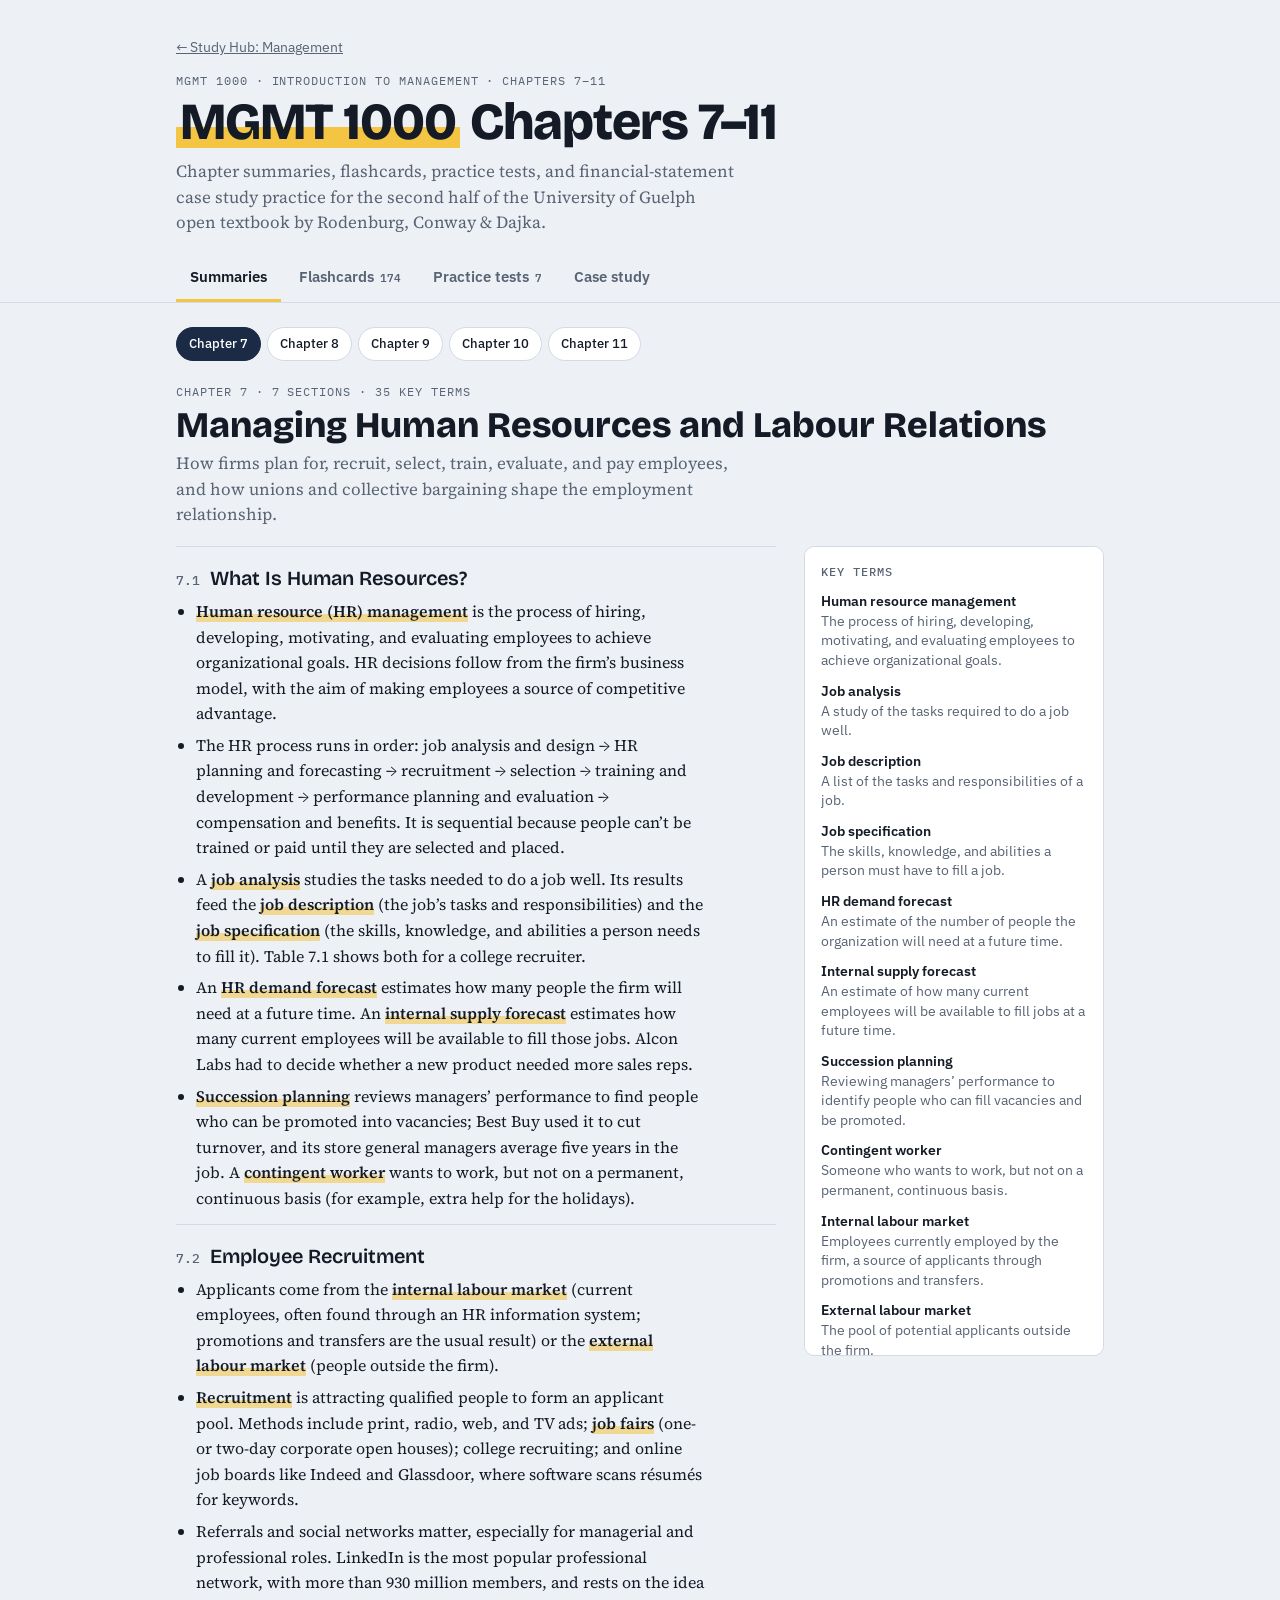
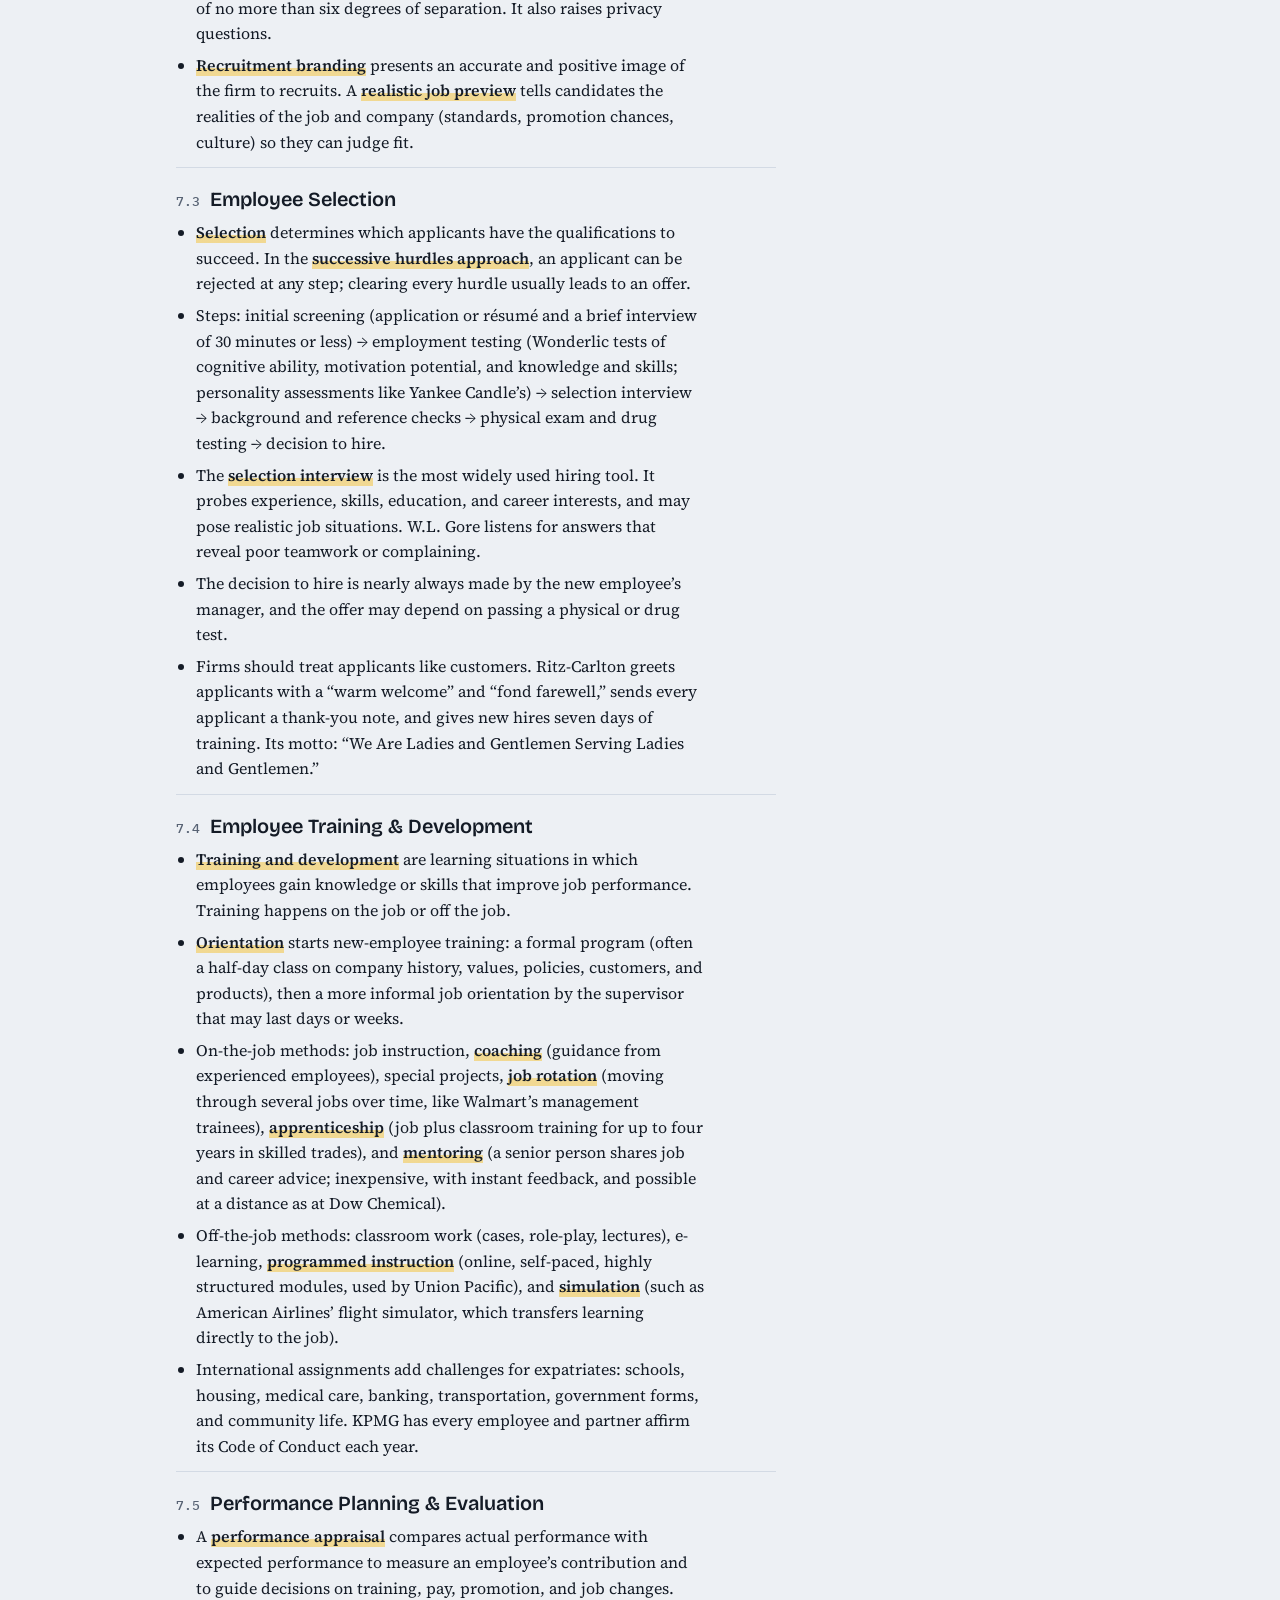
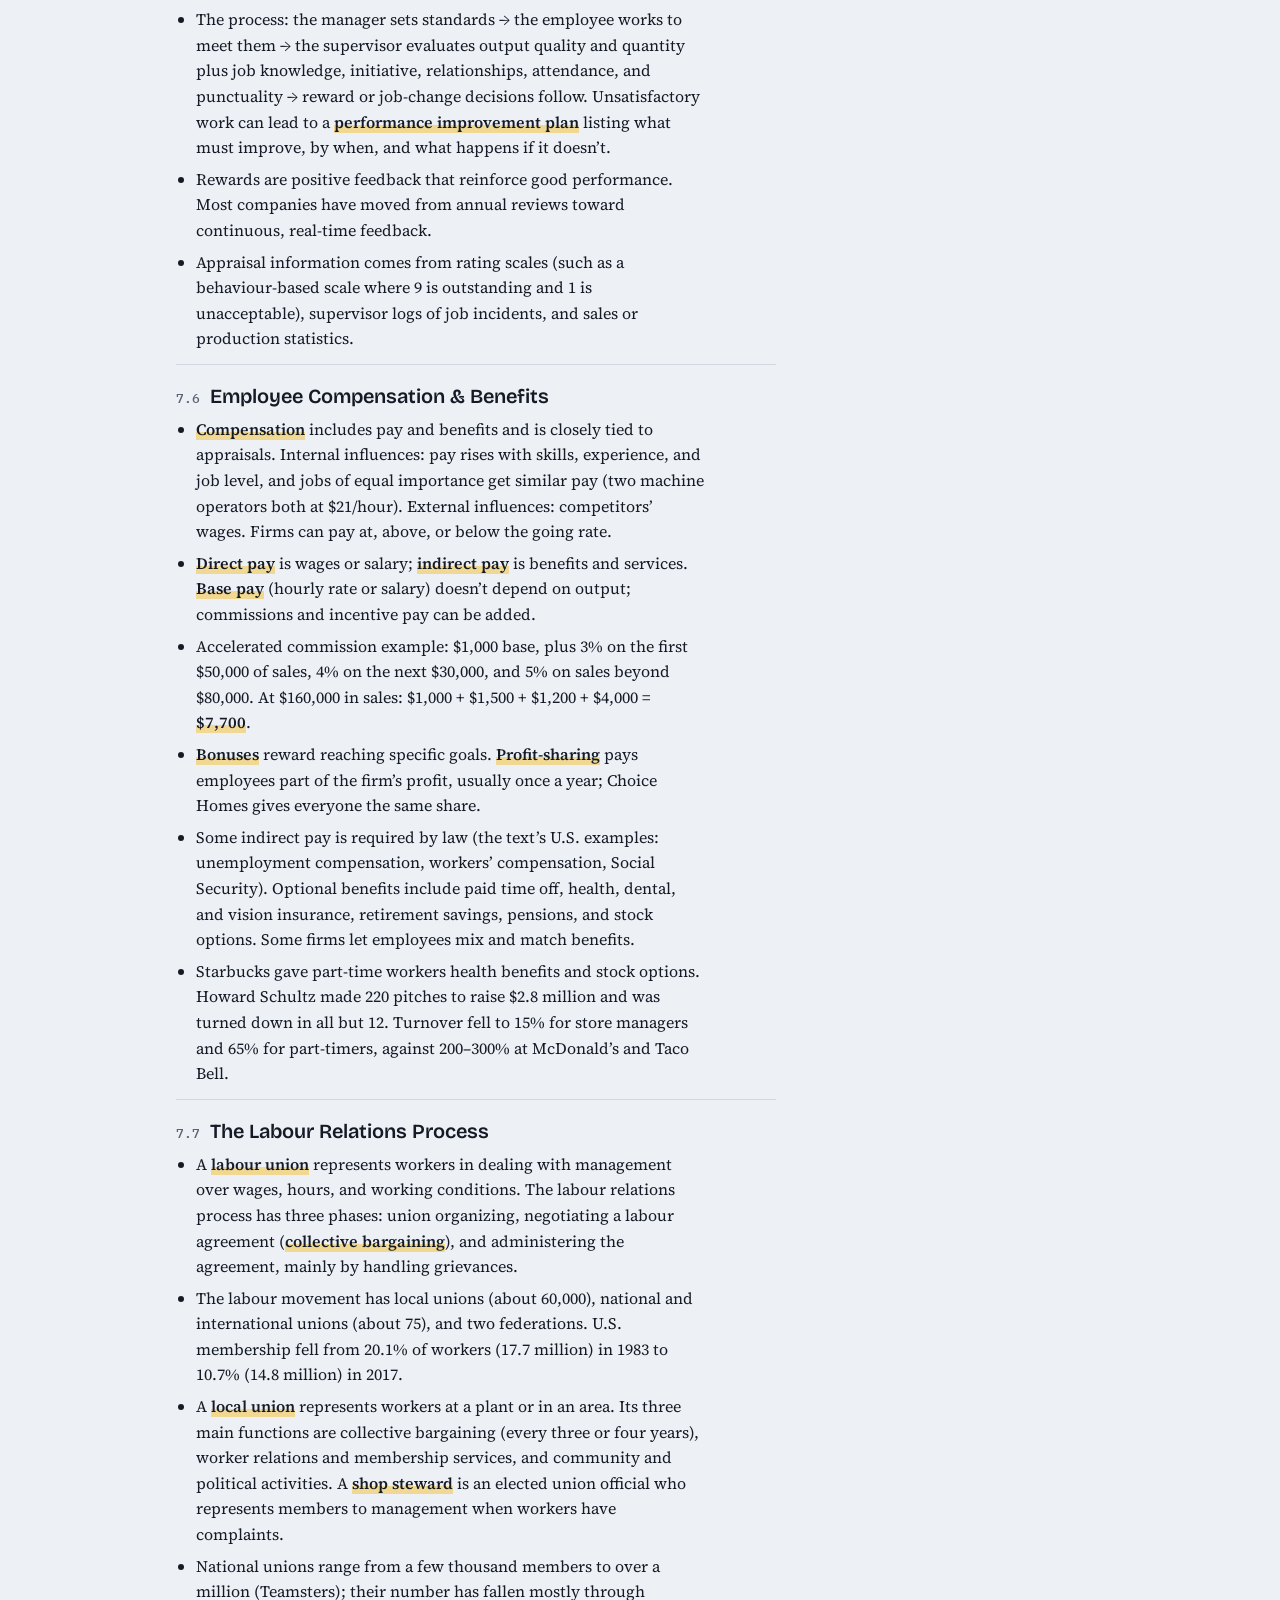
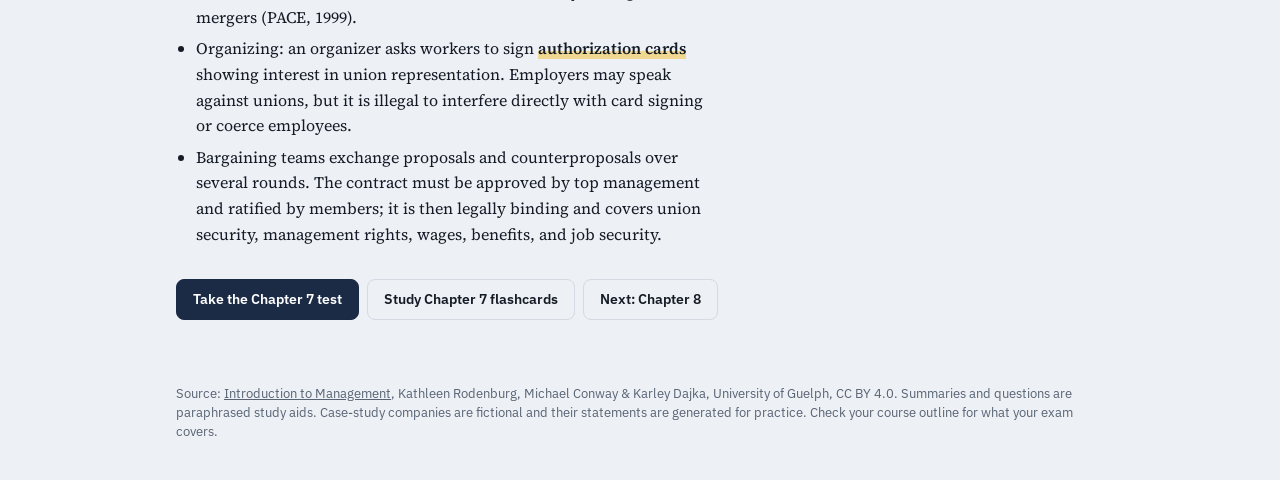
<file: docs/management/mgmt-1000/chapters-7-11/index.html>
<!doctype html><html><head><meta charset=utf8><meta name=viewport content="width=device-width,initial-scale=1,viewport-fit=cover"><style>:root{color-scheme:light;box-sizing:border-box;padding-top:env(safe-area-inset-top,0px);padding-bottom:env(safe-area-inset-bottom,0px)}html{scroll-padding-top:env(safe-area-inset-top,0px)}body{margin:0;padding:0;font:14px -apple-system,BlinkMacSystemFont,sans-serif;background:#fff;color:#000}img{max-width:100%}[hidden]:not([hidden=until-found i]){display:none!important}</style></head><body>
<title>MGMT 1000 Chapters 7–11</title>
<meta name="claude:viewport-fit-sides" content="cover">
<link rel="preconnect" href="https://fonts.googleapis.com">
<link rel="preconnect" href="https://fonts.gstatic.com" crossorigin>
<link rel="stylesheet" href="https://fonts.googleapis.com/css2?family=Bricolage+Grotesque:opsz,wght@12..96,600;12..96,800&family=IBM+Plex+Mono:wght@500&family=IBM+Plex+Sans:wght@400;500;600&family=Source+Serif+4:opsz,wght@8..60,400;8..60,600&display=swap">
<style>
/* Layout: one 960px study column under a sticky tab bar; index-card surfaces, a highlighter-yellow accent for "what to remember" */
:root{
  --bg:#EDF0F4; --surface:#FFFFFF; --surface-2:#F5F7FA; --ink:#141B26; --muted:#586374; --line:#D3DAE4;
  --hl:#F4C542; --hl-ink:#141B26; --btn:#1C2B45; --btn-fg:#FFFFFF; --focus:#2C5BD6;
  --ok:#1B7550; --ok-bg:#E2F2E9; --bad:#AE3828; --bad-bg:#F8E4E0;
  --display:"Bricolage Grotesque","Arial Narrow",system-ui,sans-serif;
  --body:"Source Serif 4",Georgia,"Times New Roman",serif;
  --ui:"IBM Plex Sans",system-ui,-apple-system,"Segoe UI",Roboto,sans-serif;
  --mono:"IBM Plex Mono",ui-monospace,Menlo,Consolas,monospace;
  --r:10px;
}
@media (prefers-color-scheme: dark){:root:not([data-theme="light"]){
  --bg:#0F141B; --surface:#171E28; --surface-2:#1C2430; --ink:#E5EAF1; --muted:#9AA5B5; --line:#2B3544;
  --hl:#E9B835; --hl-ink:#141B26; --btn:#DCE4F0; --btn-fg:#121822; --focus:#7FA2FF;
  --ok:#62C79A; --ok-bg:#15301F; --bad:#F2917F; --bad-bg:#3A1D18; color-scheme:dark}}
:root[data-theme="dark"]{
  --bg:#0F141B; --surface:#171E28; --surface-2:#1C2430; --ink:#E5EAF1; --muted:#9AA5B5; --line:#2B3544;
  --hl:#E9B835; --hl-ink:#141B26; --btn:#DCE4F0; --btn-fg:#121822; --focus:#7FA2FF;
  --ok:#62C79A; --ok-bg:#15301F; --bad:#F2917F; --bad-bg:#3A1D18; color-scheme:dark}

*{box-sizing:border-box}
body{background:var(--bg);color:var(--ink);font-family:var(--ui);font-size:15px;line-height:1.5}
body::before{content:"";position:fixed;inset:0 0 auto;height:env(safe-area-inset-top,0px);z-index:10;background:var(--bg)}
.wrap{max-width:960px;margin:0 auto;padding-left:max(16px,env(safe-area-inset-left,0px));padding-right:max(16px,env(safe-area-inset-right,0px))}
button,select{font:inherit;color:inherit}
:focus-visible{outline:3px solid var(--focus);outline-offset:2px;border-radius:6px}
.mark{background:linear-gradient(transparent 58%,var(--hl) 58%,var(--hl) 92%,transparent 92%);padding:0 .08em}

header.top{padding-block:36px 18px}
.eyebrow{font-family:var(--mono);font-size:12px;letter-spacing:.08em;text-transform:uppercase;color:var(--muted)}
h1{font-family:var(--display);font-weight:800;font-size:clamp(34px,6vw,52px);line-height:1.02;letter-spacing:-.02em;margin:6px 0 10px;text-wrap:balance}
.lede{font-family:var(--body);font-size:17px;color:var(--muted);max-width:62ch;margin:0}

nav.tabs{position:sticky;top:env(safe-area-inset-top,0px);z-index:5;background:var(--bg);border-bottom:1px solid var(--line)}
.tabrow{display:flex;gap:4px;overflow-x:auto}
.tab{appearance:none;border:0;background:none;padding:12px 14px 11px;font-weight:600;font-size:15px;color:var(--muted);cursor:pointer;border-bottom:3px solid transparent;white-space:nowrap}
.tab[aria-selected="true"]{color:var(--ink);border-bottom-color:var(--hl)}
.tab .n{font-family:var(--mono);font-size:11px;color:var(--muted);margin-left:6px}

main{padding-block:24px 64px}
.chips{display:flex;flex-wrap:wrap;gap:6px}
.chip{appearance:none;border:1px solid var(--line);background:var(--surface);border-radius:999px;padding:6px 12px;font-size:13px;font-weight:500;cursor:pointer}
.chip[aria-pressed="true"]{background:var(--btn);color:var(--btn-fg);border-color:var(--btn)}
.btn{appearance:none;border:1px solid var(--btn);background:var(--btn);color:var(--btn-fg);border-radius:8px;padding:9px 16px;font-weight:600;font-size:14px;cursor:pointer}
.btn.ghost{background:transparent;color:var(--ink);border-color:var(--line)}
.btn.ghost:hover{border-color:var(--muted)}
.btn:disabled{opacity:.45;cursor:default}
.row{display:flex;flex-wrap:wrap;gap:8px;align-items:center}

/* Summaries */
.chapter-head{display:grid;gap:6px;margin:22px 0 18px}
.chapter-head .num{font-family:var(--mono);font-size:12px;color:var(--muted);letter-spacing:.08em;text-transform:uppercase}
.chapter-head h2{font-family:var(--display);font-weight:800;font-size:clamp(26px,4.4vw,36px);line-height:1.08;margin:0;text-wrap:balance}
.chapter-head p{font-family:var(--body);font-size:17px;margin:0;max-width:65ch;color:var(--muted)}
.sum-grid{display:grid;grid-template-columns:minmax(0,1fr) 300px;gap:28px;align-items:start}
@media (max-width:820px){.sum-grid{grid-template-columns:minmax(0,1fr)}}
.section{border-top:1px solid var(--line);padding-block:16px 6px}
.section h3{display:flex;gap:10px;align-items:baseline;font-family:var(--display);font-weight:600;font-size:20px;margin:0 0 6px;text-wrap:balance}
.section h3 .sid{font-family:var(--mono);font-size:13px;font-weight:500;color:var(--muted);flex:none}
.section ul{margin:0;padding-left:20px;font-family:var(--body);font-size:16px;line-height:1.6;max-width:66ch}
.section li{margin-bottom:6px}
.section li b{font-weight:600;background:linear-gradient(transparent 62%,color-mix(in srgb,var(--hl) 55%,transparent) 62%)}
aside.terms{background:var(--surface);border:1px solid var(--line);border-radius:var(--r);padding:16px;position:sticky;top:calc(env(safe-area-inset-top,0px) + 64px);max-height:calc(100vh - 90px);overflow:auto}
@media (max-width:820px){aside.terms{position:static;max-height:none}}
aside.terms h4{margin:0 0 10px;font-family:var(--mono);font-weight:500;font-size:12px;letter-spacing:.08em;text-transform:uppercase;color:var(--muted)}
aside.terms dl{margin:0;display:grid;gap:10px}
aside.terms dt{font-weight:600;font-size:14px}
aside.terms dd{margin:0;font-size:13.5px;color:var(--muted);line-height:1.45}
.sum-actions{margin-top:20px}

/* Flashcards */
.fc-tools{display:flex;flex-wrap:wrap;gap:12px;justify-content:space-between;align-items:center;margin-bottom:18px}
.toggle{display:inline-flex;align-items:center;gap:8px;font-size:14px;cursor:pointer;user-select:none}
.toggle input{width:18px;height:18px;accent-color:var(--btn)}
.stage{perspective:1400px;max-width:720px;margin:0 auto}
.card{position:relative;width:100%;min-height:300px;cursor:pointer;transform-style:preserve-3d;transition:transform .45s cubic-bezier(.2,.7,.2,1);border:0;background:none;padding:0;display:block;text-align:center}
.card.flipped{transform:rotateY(180deg)}
.face{position:absolute;inset:0;backface-visibility:hidden;-webkit-backface-visibility:hidden;background:var(--surface);border:1px solid var(--line);border-radius:14px;box-shadow:0 1px 0 var(--line),0 10px 30px -18px rgba(10,20,40,.35);display:flex;flex-direction:column;justify-content:center;align-items:center;padding:36px 28px;gap:12px;overflow:auto}
.face.back{transform:rotateY(180deg)}
.face .lab{position:absolute;top:14px;left:16px;font-family:var(--mono);font-size:11px;letter-spacing:.08em;text-transform:uppercase;color:var(--muted)}
.face .tag{position:absolute;top:14px;right:16px;font-family:var(--mono);font-size:11px;color:var(--muted)}
.face .known{position:absolute;bottom:14px;right:16px;font-size:12px;font-weight:600;color:var(--ok)}
.face .txt-term{font-family:var(--display);font-weight:800;font-size:clamp(26px,5vw,38px);line-height:1.1;text-wrap:balance}
.face .txt-def{font-family:var(--body);font-size:clamp(17px,2.6vw,21px);line-height:1.5;max-width:46ch;text-wrap:pretty}
.face .hint{font-size:12px;color:var(--muted)}
@media (prefers-reduced-motion: reduce){.card{transition:none}}
.fc-nav{display:flex;justify-content:space-between;align-items:center;gap:10px;max-width:720px;margin:16px auto 0;flex-wrap:wrap}
.counter{font-family:var(--mono);font-size:14px;font-variant-numeric:tabular-nums}
.bar{height:4px;background:var(--line);border-radius:4px;max-width:720px;margin:14px auto 0;overflow:hidden}
.bar i{display:block;height:100%;background:var(--hl);width:0;transition:width .25s}
.sort{display:flex;gap:8px;justify-content:center;margin-top:14px;flex-wrap:wrap}
.btn.learn{background:transparent;color:var(--bad);border-color:var(--bad)}
.btn.know{background:transparent;color:var(--ok);border-color:var(--ok)}
.tally{text-align:center;color:var(--muted);font-size:13px;margin-top:10px}
.kbd{font-family:var(--mono);font-size:11px;border:1px solid var(--line);border-radius:4px;padding:1px 5px;background:var(--surface-2)}
.empty{max-width:560px;margin:30px auto;text-align:center;background:var(--surface);border:1px dashed var(--line);border-radius:14px;padding:30px 22px}

/* Tests */
.test-list{display:grid;grid-template-columns:repeat(auto-fill,minmax(250px,1fr));gap:12px}
.tcard{background:var(--surface);border:1px solid var(--line);border-radius:var(--r);padding:16px;display:flex;flex-direction:column;gap:8px}
.tcard h3{margin:0;font-family:var(--display);font-weight:600;font-size:19px;line-height:1.2}
.tcard .meta{font-size:13px;color:var(--muted)}
.tcard .best{font-family:var(--mono);font-size:12px;color:var(--muted)}
.tcard .best b{color:var(--ink);font-weight:500}
.tcard .btn{margin-top:auto;align-self:flex-start}
.group-label{font-family:var(--mono);font-size:12px;letter-spacing:.08em;text-transform:uppercase;color:var(--muted);margin:22px 0 10px}
.group-label:first-child{margin-top:0}
.intro-note{font-family:var(--body);font-size:16px;color:var(--muted);max-width:64ch;margin:0 0 18px}

.test-head{display:flex;flex-wrap:wrap;gap:10px;justify-content:space-between;align-items:flex-end;margin-bottom:8px}
.test-head h2{font-family:var(--display);font-weight:800;font-size:clamp(24px,4vw,32px);margin:0;line-height:1.1}
.qsec{margin-top:26px}
.qsec > h3{font-family:var(--display);font-weight:600;font-size:18px;margin:0 0 4px}
.qsec > p{margin:0 0 12px;color:var(--muted);font-size:13.5px}
.q{background:var(--surface);border:1px solid var(--line);border-radius:var(--r);padding:16px 18px;margin-bottom:10px}
.q .qtop{display:flex;justify-content:space-between;gap:10px;font-family:var(--mono);font-size:11.5px;color:var(--muted);margin-bottom:6px}
.q .stem{font-family:var(--body);font-size:17px;line-height:1.5;margin:0 0 12px}
.q .stem em{font-style:normal;color:var(--muted);font-size:15px;display:block;margin-bottom:4px;font-family:var(--ui)}
.opts{display:grid;gap:8px}
.opts.two{grid-template-columns:1fr 1fr}
.opt{appearance:none;text-align:left;border:1px solid var(--line);background:var(--surface-2);border-radius:8px;padding:10px 12px;cursor:pointer;font-size:14.5px;line-height:1.4;display:flex;gap:10px;align-items:flex-start}
.opt .k{font-family:var(--mono);font-size:12px;color:var(--muted);flex:none;width:16px;padding-top:2px}
.opt:hover{border-color:var(--muted)}
.opt[aria-pressed="true"]{border-color:var(--btn);box-shadow:inset 0 0 0 1px var(--btn);background:var(--surface)}
.opt.is-right{border-color:var(--ok);background:var(--ok-bg);box-shadow:none}
.opt.is-wrong{border-color:var(--bad);background:var(--bad-bg);box-shadow:none}
.graded .opt{cursor:default}
.mrow{display:grid;grid-template-columns:minmax(0,1fr) 230px;gap:12px;align-items:center;padding:10px 0;border-top:1px solid var(--line)}
.mrow:first-of-type{border-top:0}
.mrow .def{font-family:var(--body);font-size:15.5px;line-height:1.45}
.mrow select{width:100%;padding:8px 10px;border-radius:8px;border:1px solid var(--line);background:var(--surface-2)}
.mrow.is-right select{border-color:var(--ok);background:var(--ok-bg)}
.mrow.is-wrong select{border-color:var(--bad);background:var(--bad-bg)}
.mrow .fix{grid-column:1/-1;font-size:13px;color:var(--bad)}
@media (max-width:560px){.mrow{grid-template-columns:minmax(0,1fr)}.opts.two{grid-template-columns:1fr}}
.feedback{margin-top:10px;font-size:14px;line-height:1.5;padding:10px 12px;border-radius:8px;background:var(--surface-2);border-left:3px solid var(--muted)}
.feedback.ok{border-left-color:var(--ok)}
.feedback.bad{border-left-color:var(--bad)}
.feedback b{font-weight:600}
.verdict{font-weight:600}
.verdict.ok{color:var(--ok)}.verdict.bad{color:var(--bad)}

.submitbar{position:sticky;bottom:0;margin-top:18px;background:var(--bg);border-top:1px solid var(--line);padding-block:12px calc(12px + env(safe-area-inset-bottom,0px));display:flex;justify-content:space-between;align-items:center;gap:10px;flex-wrap:wrap}
.submitbar .count{font-family:var(--mono);font-size:13px;font-variant-numeric:tabular-nums;color:var(--muted)}
.warn{font-size:13px;color:var(--bad)}

.result{background:var(--surface);border:1px solid var(--line);border-radius:14px;padding:20px;margin:16px 0 6px;display:grid;grid-template-columns:auto minmax(0,1fr);gap:20px;align-items:center}
@media (max-width:560px){.result{grid-template-columns:minmax(0,1fr)}}
.score{font-family:var(--display);font-weight:800;font-size:56px;line-height:1;font-variant-numeric:tabular-nums}
.score small{font-size:20px;color:var(--muted);font-weight:600}
.result .breakdown{display:flex;flex-wrap:wrap;gap:8px 18px;font-size:14px;color:var(--muted);margin:6px 0 12px}
.result .breakdown b{color:var(--ink);font-variant-numeric:tabular-nums}
.result .msg{font-family:var(--body);font-size:16px;margin:0}
footer.src{font-size:12.5px;color:var(--muted);padding-block:0 40px}
footer.src a{color:inherit}
.tab .sm{display:none}
@media (max-width:480px){.tab{padding:12px 9px 11px;font-size:14px}.tab .n{display:none}.tab .lg{display:none}.tab .sm{display:inline}}
/* Case study */
.case-head{display:flex;flex-wrap:wrap;gap:12px;justify-content:space-between;align-items:flex-end;margin-bottom:16px}
.case-head .ch-text{min-width:0;flex:1 1 360px}
.case-head h2{font-family:var(--display);font-weight:800;font-size:clamp(24px,4vw,32px);margin:4px 0 6px;line-height:1.1;text-wrap:balance}
.case-head .intro-note{margin:0}
.case-grid{display:grid;grid-template-columns:minmax(0,1fr) minmax(0,1fr);gap:20px;align-items:start}
@media (max-width:900px){.case-grid{grid-template-columns:minmax(0,1fr)}}
.stmts{display:grid;gap:12px;position:sticky;top:calc(env(safe-area-inset-top,0px) + 58px);max-height:calc(100vh - 74px);overflow:auto;padding-bottom:6px}
@media (max-width:900px){.stmts{position:static;max-height:none;overflow:visible}}
.stmt{background:var(--surface);border:1px solid var(--line);border-radius:var(--r);padding:14px 16px;overflow-x:auto}
.stmt h3{margin:0;font-family:var(--display);font-weight:600;font-size:18px}
.stmt .stmt-sub{font-size:12.5px;color:var(--muted);margin:2px 0 10px}
.stmt table{width:100%;border-collapse:collapse;font-size:14px;font-variant-numeric:tabular-nums}
.stmt th{font-family:var(--mono);font-weight:500;font-size:12px;color:var(--muted);text-align:right;padding:4px 8px 6px 12px;border-bottom:1px solid var(--line)}
.stmt td{padding:3px 0;vertical-align:bottom}
.stmt td.v{text-align:right;padding:3px 8px 3px 12px;white-space:nowrap;font-family:var(--mono);font-size:13.5px}
.stmt .cur{background:color-mix(in srgb,var(--hl) 13%,transparent)}
.stmt tr.sec td{font-family:var(--mono);font-weight:500;padding-top:12px;font-size:11.5px;letter-spacing:.08em;text-transform:uppercase;color:var(--muted)}
.stmt tr.ind td:first-child{padding-left:14px}
.stmt tr.sub td{font-weight:600}
.stmt tr.sub td.v{border-top:1px solid var(--ink)}
.stmt tr.tot td{font-weight:700}
.stmt tr.tot td.v{border-top:1px solid var(--ink);border-bottom:3px double var(--ink)}
.stmt tr.memo td{color:var(--muted);font-size:13px;padding-top:12px}
details.fsheet{background:var(--surface);border:1px solid var(--line);border-radius:var(--r);padding:10px 16px}
details.fsheet summary{cursor:pointer;font-weight:600}
.fs-note{font-size:13px;color:var(--muted);margin:10px 0 4px}
.fsheet dl{display:grid;grid-template-columns:minmax(0,auto) minmax(0,1fr);gap:6px 14px;margin:4px 0 6px;font-size:14px}
@media (max-width:560px){.fsheet dl{grid-template-columns:minmax(0,1fr)}.fsheet dd{margin-bottom:6px}}
.fsheet dt{font-weight:600}
.fsheet dd{margin:0;font-family:var(--mono);font-size:12.5px;line-height:1.5}
.cqs{min-width:0}
.ans-row{display:flex;align-items:center;gap:8px;flex-wrap:wrap}
.ans-row input{font-family:var(--mono);font-size:16px;width:160px;max-width:100%;padding:8px 10px;border:1px solid var(--line);border-radius:8px;background:var(--surface-2);color:var(--ink);font-variant-numeric:tabular-nums}
.ans-row .unit{font-size:14px;color:var(--muted)}
.cq.is-right input{border-color:var(--ok);background:var(--ok-bg)}
.cq.is-wrong input{border-color:var(--bad);background:var(--bad-bg)}
details.hint{margin-top:10px;font-size:13px;color:var(--muted)}
details.hint summary{cursor:pointer;font-weight:500}
details.hint div{font-family:var(--mono);font-size:12.5px;margin-top:4px}
.work{font-family:var(--mono);font-size:13px;line-height:1.6;margin-top:4px;overflow-wrap:anywhere}
</style>

<header class="top wrap">
  <a href="../../" style="display:inline-block;margin-bottom:14px;font-size:14px;color:var(--muted)">&larr; Study Hub: Management</a>
  <div class="eyebrow">MGMT 1000 · Introduction to Management · Chapters 7–11</div>
  <h1><span class="mark">MGMT 1000</span> Chapters 7–11</h1>
  <p class="lede">Chapter summaries, flashcards, practice tests, and financial-statement case study practice for the second half of the University of Guelph open textbook by Rodenburg, Conway &amp; Dajka.</p>
</header>

<nav class="tabs" aria-label="Study modes">
  <div class="wrap tabrow" role="tablist">
    <button class="tab" role="tab" id="tab-summaries" data-tab="summaries" aria-controls="panel-summaries">Summaries</button>
    <button class="tab" role="tab" id="tab-flashcards" data-tab="flashcards" aria-controls="panel-flashcards">Flashcards<span class="n" id="fc-total"></span></button>
    <button class="tab" role="tab" id="tab-tests" data-tab="tests" aria-controls="panel-tests"><span class="lg">Practice t</span><span class="sm">T</span>ests<span class="n">7</span></button>
    <button class="tab" role="tab" id="tab-case" data-tab="case" aria-controls="panel-case">Case study</button>
  </div>
</nav>

<main class="wrap">
  <section id="panel-summaries" role="tabpanel" aria-labelledby="tab-summaries">
    <div class="chips" id="sum-chips" aria-label="Choose a chapter"></div>
    <div id="sum-body"></div>
  </section>

  <section id="panel-flashcards" role="tabpanel" aria-labelledby="tab-flashcards" hidden>
    <div class="fc-tools">
      <div class="chips" id="fc-chips" aria-label="Choose cards"></div>
      <div class="row">
        <label class="toggle"><input type="checkbox" id="fc-deffirst"> Definition first</label>
        <label class="toggle"><input type="checkbox" id="fc-learning"> Still learning only</label>
      </div>
    </div>
    <div id="fc-area"></div>
  </section>

  <section id="panel-tests" role="tabpanel" aria-labelledby="tab-tests" hidden>
    <div id="test-area"></div>
  </section>

  <section id="panel-case" role="tabpanel" aria-labelledby="tab-case" hidden>
    <div id="case-area"></div>
  </section>
</main>

<footer class="src wrap">
  Source: <a href="https://books.lib.uoguelph.ca/mgmt1000/" target="_blank" rel="noopener">Introduction to Management</a>, Kathleen Rodenburg, Michael Conway &amp; Karley Dajka, University of Guelph, CC BY 4.0. Summaries and questions are paraphrased study aids. Case-study companies are fictional and their statements are generated for practice. Check your course outline for what your exam covers.
</footer>

<script>
const CH = [];
CH.push({n:7, title:"Managing Human Resources and Labour Relations",
 overview:"How firms plan for, recruit, select, train, evaluate, and pay employees, and how unions and collective bargaining shape the employment relationship.",
 sections:[
  ["7.1","What Is Human Resources?",[
   "<b>Human resource (HR) management</b> is the process of hiring, developing, motivating, and evaluating employees to achieve organizational goals. HR decisions follow from the firm’s business model, with the aim of making employees a source of competitive advantage.",
   "The HR process runs in order: job analysis and design → HR planning and forecasting → recruitment → selection → training and development → performance planning and evaluation → compensation and benefits. It is sequential because people can’t be trained or paid until they are selected and placed.",
   "A <b>job analysis</b> studies the tasks needed to do a job well. Its results feed the <b>job description</b> (the job’s tasks and responsibilities) and the <b>job specification</b> (the skills, knowledge, and abilities a person needs to fill it). Table 7.1 shows both for a college recruiter.",
   "An <b>HR demand forecast</b> estimates how many people the firm will need at a future time. An <b>internal supply forecast</b> estimates how many current employees will be available to fill those jobs. Alcon Labs had to decide whether a new product needed more sales reps.",
   "<b>Succession planning</b> reviews managers’ performance to find people who can be promoted into vacancies; Best Buy used it to cut turnover, and its store general managers average five years in the job. A <b>contingent worker</b> wants to work, but not on a permanent, continuous basis (for example, extra help for the holidays)."]],
  ["7.2","Employee Recruitment",[
   "Applicants come from the <b>internal labour market</b> (current employees, often found through an HR information system; promotions and transfers are the usual result) or the <b>external labour market</b> (people outside the firm).",
   "<b>Recruitment</b> is attracting qualified people to form an applicant pool. Methods include print, radio, web, and TV ads; <b>job fairs</b> (one- or two-day corporate open houses); college recruiting; and online job boards like Indeed and Glassdoor, where software scans résumés for keywords.",
   "Referrals and social networks matter, especially for managerial and professional roles. LinkedIn is the most popular professional network, with more than 930 million members, and rests on the idea of no more than six degrees of separation. It also raises privacy questions.",
   "<b>Recruitment branding</b> presents an accurate and positive image of the firm to recruits. A <b>realistic job preview</b> tells candidates the realities of the job and company (standards, promotion chances, culture) so they can judge fit."]],
  ["7.3","Employee Selection",[
   "<b>Selection</b> determines which applicants have the qualifications to succeed. In the <b>successive hurdles approach</b>, an applicant can be rejected at any step; clearing every hurdle usually leads to an offer.",
   "Steps: initial screening (application or résumé and a brief interview of 30 minutes or less) → employment testing (Wonderlic tests of cognitive ability, motivation potential, and knowledge and skills; personality assessments like Yankee Candle’s) → selection interview → background and reference checks → physical exam and drug testing → decision to hire.",
   "The <b>selection interview</b> is the most widely used hiring tool. It probes experience, skills, education, and career interests, and may pose realistic job situations. W.L. Gore listens for answers that reveal poor teamwork or complaining.",
   "The decision to hire is nearly always made by the new employee’s manager, and the offer may depend on passing a physical or drug test.",
   "Firms should treat applicants like customers. Ritz-Carlton greets applicants with a “warm welcome” and “fond farewell,” sends every applicant a thank-you note, and gives new hires seven days of training. Its motto: “We Are Ladies and Gentlemen Serving Ladies and Gentlemen.”"]],
  ["7.4","Employee Training & Development",[
   "<b>Training and development</b> are learning situations in which employees gain knowledge or skills that improve job performance. Training happens on the job or off the job.",
   "<b>Orientation</b> starts new-employee training: a formal program (often a half-day class on company history, values, policies, customers, and products), then a more informal job orientation by the supervisor that may last days or weeks.",
   "On-the-job methods: job instruction, <b>coaching</b> (guidance from experienced employees), special projects, <b>job rotation</b> (moving through several jobs over time, like Walmart’s management trainees), <b>apprenticeship</b> (job plus classroom training for up to four years in skilled trades), and <b>mentoring</b> (a senior person shares job and career advice; inexpensive, with instant feedback, and possible at a distance as at Dow Chemical).",
   "Off-the-job methods: classroom work (cases, role-play, lectures), e-learning, <b>programmed instruction</b> (online, self-paced, highly structured modules, used by Union Pacific), and <b>simulation</b> (such as American Airlines’ flight simulator, which transfers learning directly to the job).",
   "International assignments add challenges for expatriates: schools, housing, medical care, banking, transportation, government forms, and community life. KPMG has every employee and partner affirm its Code of Conduct each year."]],
  ["7.5","Performance Planning & Evaluation",[
   "A <b>performance appraisal</b> compares actual performance with expected performance to measure an employee’s contribution and to guide decisions on training, pay, promotion, and job changes.",
   "The process: the manager sets standards → the employee works to meet them → the supervisor evaluates output quality and quantity plus job knowledge, initiative, relationships, attendance, and punctuality → reward or job-change decisions follow. Unsatisfactory work can lead to a <b>performance improvement plan</b> listing what must improve, by when, and what happens if it doesn’t.",
   "Rewards are positive feedback that reinforce good performance. Most companies have moved from annual reviews toward continuous, real-time feedback.",
   "Appraisal information comes from rating scales (such as a behaviour-based scale where 9 is outstanding and 1 is unacceptable), supervisor logs of job incidents, and sales or production statistics."]],
  ["7.6","Employee Compensation & Benefits",[
   "<b>Compensation</b> includes pay and benefits and is closely tied to appraisals. Internal influences: pay rises with skills, experience, and job level, and jobs of equal importance get similar pay (two machine operators both at $21/hour). External influences: competitors’ wages. Firms can pay at, above, or below the going rate.",
   "<b>Direct pay</b> is wages or salary; <b>indirect pay</b> is benefits and services. <b>Base pay</b> (hourly rate or salary) doesn’t depend on output; commissions and incentive pay can be added.",
   "Accelerated commission example: $1,000 base, plus 3% on the first $50,000 of sales, 4% on the next $30,000, and 5% on sales beyond $80,000. At $160,000 in sales: $1,000 + $1,500 + $1,200 + $4,000 = <b>$7,700</b>.",
   "<b>Bonuses</b> reward reaching specific goals. <b>Profit-sharing</b> pays employees part of the firm’s profit, usually once a year; Choice Homes gives everyone the same share.",
   "Some indirect pay is required by law (the text’s U.S. examples: unemployment compensation, workers’ compensation, Social Security). Optional benefits include paid time off, health, dental, and vision insurance, retirement savings, pensions, and stock options. Some firms let employees mix and match benefits.",
   "Starbucks gave part-time workers health benefits and stock options. Howard Schultz made 220 pitches to raise $2.8 million and was turned down in all but 12. Turnover fell to 15% for store managers and 65% for part-timers, against 200–300% at McDonald’s and Taco Bell."]],
  ["7.7","The Labour Relations Process",[
   "A <b>labour union</b> represents workers in dealing with management over wages, hours, and working conditions. The labour relations process has three phases: union organizing, negotiating a labour agreement (<b>collective bargaining</b>), and administering the agreement, mainly by handling grievances.",
   "The labour movement has local unions (about 60,000), national and international unions (about 75), and two federations. U.S. membership fell from 20.1% of workers (17.7 million) in 1983 to 10.7% (14.8 million) in 2017.",
   "A <b>local union</b> represents workers at a plant or in an area. Its three main functions are collective bargaining (every three or four years), worker relations and membership services, and community and political activities. A <b>shop steward</b> is an elected union official who represents members to management when workers have complaints.",
   "National unions range from a few thousand members to over a million (Teamsters); their number has fallen mostly through mergers (PACE, 1999).",
   "Organizing: an organizer asks workers to sign <b>authorization cards</b> showing interest in union representation. Employers may speak against unions, but it is illegal to interfere directly with card signing or coerce employees.",
   "Bargaining teams exchange proposals and counterproposals over several rounds. The contract must be approved by top management and ratified by members; it is then legally binding and covers union security, management rights, wages, benefits, and job security."]]
 ],
 terms:[
  ["Human resource management","The process of hiring, developing, motivating, and evaluating employees to achieve organizational goals."],
  ["Job analysis","A study of the tasks required to do a job well."],
  ["Job description","A list of the tasks and responsibilities of a job."],
  ["Job specification","The skills, knowledge, and abilities a person must have to fill a job."],
  ["HR demand forecast","An estimate of the number of people the organization will need at a future time."],
  ["Internal supply forecast","An estimate of how many current employees will be available to fill jobs at a future time."],
  ["Succession planning","Reviewing managers’ performance to identify people who can fill vacancies and be promoted."],
  ["Contingent worker","Someone who wants to work, but not on a permanent, continuous basis."],
  ["Internal labour market","Employees currently employed by the firm, a source of applicants through promotions and transfers."],
  ["External labour market","The pool of potential applicants outside the firm."],
  ["Recruitment","The process of attracting qualified people to form an applicant pool."],
  ["Job fair","A one- or two-day event where applicants learn about job openings, tour the firm, and are encouraged to apply."],
  ["Recruitment branding","Presenting an accurate and positive image of the firm to those being recruited."],
  ["Realistic job preview","Information that tells candidates the realities of the job and the firm so they can judge it accurately."],
  ["Selection","Determining which applicants have the qualifications needed to succeed on the job."],
  ["Successive hurdles approach","A selection process in which an applicant can be rejected at any step and must clear every step to get an offer."],
  ["Selection interview","An in-depth discussion of an applicant’s experience, skills, education, and career interests; the most widely used hiring tool."],
  ["Training and development","Learning situations in which employees gain knowledge or skills to improve job performance."],
  ["Orientation","Getting a new employee ready to perform, through a formal company program and a job briefing from the supervisor."],
  ["Coaching","Guidance given to new employees by experienced ones."],
  ["Job rotation","Reassigning workers to several different jobs over time."],
  ["Apprenticeship","On-the-job instruction combined with classroom training, lasting up to four years, common in the skilled trades."],
  ["Mentoring","A senior manager or experienced employee giving job- and career-related information to a mentee."],
  ["Programmed instruction","An online, self-paced, highly structured training method that presents concepts and problems in modules."],
  ["Simulation","Training on a scaled-down or mock version of the real task, such as a flight simulator."],
  ["Performance appraisal","Comparing actual with expected performance to judge an employee’s contribution and guide pay, training, and promotion decisions."],
  ["Performance improvement plan","A plan listing the behaviours to improve, the milestones and time frame, and what happens if performance doesn’t improve."],
  ["Direct pay","The wage or salary an employee receives."],
  ["Indirect pay","Employee benefits and services, such as pensions, health insurance, and vacation time."],
  ["Base pay","An hourly rate or salary received regardless of output level."],
  ["Profit-sharing plan","A plan that pays employees a portion of the firm’s profit, usually once a year."],
  ["Labour union","An organization that represents workers in dealing with management over wages, hours, and working conditions."],
  ["Collective bargaining","Negotiating a labour agreement on pay and working arrangements acceptable to both union and management."],
  ["Shop steward","An elected union official who represents members to management when workers have complaints."],
  ["Authorization cards","Cards workers sign to show they want a union to represent them."]
 ],
 mc:[
  ["Which list puts the first four steps of the HR process in the correct order?","Job analysis and design, HR planning, recruitment, selection",["Recruitment, job analysis, selection, HR planning","Selection, recruitment, training, job analysis","HR planning, selection, recruitment, job analysis"],"The process is sequential: you can’t recruit before you know what jobs you need, or train before you select."],
  ["A document listing the tasks and responsibilities of a job is a:","Job description",["Job specification","Job analysis","Performance appraisal"],"The job specification lists the skills and qualifications a person needs instead."],
  ["“Bachelor’s degree in HR, two years’ experience, proficient in Excel” belongs in the:","Job specification",["Job description","Realistic job preview","Performance improvement plan"],"Qualifications a person must have go in the job specification."],
  ["Estimating how many current employees will be available to fill jobs next year is a(n):","Internal supply forecast",["HR demand forecast","Job analysis","Succession plan"],"The demand forecast estimates how many people will be needed in total."],
  ["Best Buy reviews managers’ performance to identify who can be promoted into vacancies. This is:","Succession planning",["Job rotation","Recruitment branding","Collective bargaining"],"Succession planning prepares people to fill future vacancies."],
  ["A store hires an experienced contractor only for the holiday season. That person is a:","Contingent worker",["Shop steward","Mentor","Apprentice"],"Contingent workers want to work, but not on a permanent, continuous basis."],
  ["Promotions and job transfers are the most common results of:","Internal recruiting",["External recruiting","College recruiting","Job fairs"],"They draw on the internal labour market."],
  ["Recruitment branding means:","Presenting an accurate and positive image of the firm to recruits",["Putting the company logo on job ads","Recruiting only from rival brands","Paying recruiters a commission per hire"],"It often includes a realistic job preview."],
  ["In the successive hurdles approach to selection:","An applicant can be rejected at any step, and clearing all steps usually leads to an offer",["Every applicant gets an interview","Only the final interview matters","Applicants choose which steps to complete"],"Each step is a hurdle the applicant must clear."],
  ["What is the most widely used tool for making hiring decisions?","The selection interview",["Drug testing","Reference checks","Wonderlic tests"],"It assesses experience, skills, communication, and motivation in depth."],
  ["Wonderlic pre-employment tests assess:","Cognitive ability, motivation potential, and knowledge and skills",["Only typing speed","Credit history and legal record","Physical fitness"],"The suite can be used for each phase of hiring."],
  ["Who nearly always makes the final decision to hire?","The manager the new employee will report to",["The HR department","The CEO","The union steward"],"The offer may still depend on a physical exam or drug test."],
  ["Walmart management trainees spend time in merchandising, customer service, credit, and HR. This is:","Job rotation",["Apprenticeship","Programmed instruction","Simulation"],"Job rotation reassigns workers to several jobs over time."],
  ["Training that combines on-the-job instruction and classroom work for up to four years in the skilled trades is:","An apprenticeship",["Mentoring","Orientation","Coaching"],"Carpentry, plumbing, and electrical work commonly use apprenticeships."],
  ["American Airlines pilots practise hazardous manoeuvres in a mock cockpit. This is:","Simulation",["Job rotation","Mentoring","Programmed instruction"],"Simulation allows a direct transfer of learning to the job without risk."],
  ["Union Pacific’s self-paced, highly structured online training modules are an example of:","Programmed instruction",["Apprenticeship","Coaching","A job fair"],"It suits a workforce spread across a large area and saves travel costs."],
  ["An employee whose work is unsatisfactory may be placed on a:","Performance improvement plan",["Profit-sharing plan","Succession plan","Realistic job preview"],"It sets out what must improve, by when, and the consequences."],
  ["A salesperson earns $1,000 base pay plus 3% on the first $50,000 of sales, 4% on the next $30,000, and 5% on sales above $80,000. What is the pay on $160,000 of sales?","$7,700",["$6,700","$8,000","$9,000"],"$1,000 + $1,500 (3% × 50,000) + $1,200 (4% × 30,000) + $4,000 (5% × 80,000) = $7,700."],
  ["Pensions, health insurance, and vacation time are examples of:","Indirect pay",["Direct pay","Base pay","Commission"],"Direct pay is the wage or salary itself."],
  ["Which is NOT one of the three phases of the labour relations process?","Recruiting union leaders from management",["Union organizing","Negotiating the labour agreement","Administering the agreement"],"Administering the agreement is mostly handling grievances."],
  ["An elected union official who represents members to management when workers have complaints is a:","Shop steward",["Mentor","Broker","Contingent worker"],"For most members, local officials like stewards are their main union contact."],
  ["Before a negotiated union contract becomes legally binding, it must be:","Approved by top management and ratified by union members",["Signed by the federal government","Approved by a job fair","Reviewed by competitors"],"Once both sides approve, it covers wages, benefits, job security, and more."],
  ["During a union organizing campaign, it is illegal for an employer to:","Directly interfere with card signing or coerce employees",["Speak out against unions in letters","Hold employee assemblies","Put up posters about its position"],"Employers commonly resist, but they can’t interfere directly or coerce."],
  ["Investors doubted Howard Schultz’s plan to give part-time Starbucks staff benefits. What happened?","Turnover dropped well below rivals’ levels",["Starbucks went bankrupt","Part-timers declined the benefits","Turnover rose to 300%"],"Part-time turnover was 65%, versus 200–300% at McDonald’s and Taco Bell."]
 ],
 tf:[
  ["The HR process is sequential because employees can’t be trained or paid until they are selected.",true,"Each step depends on the one before."],
  ["A job specification lists a job’s tasks and responsibilities.",false,"That’s the job description; the specification lists required skills and abilities."],
  ["The external labour market consists of the firm’s current employees.",false,"Current employees make up the internal labour market."],
  ["LinkedIn is based on the idea that any two people are linked by no more than six degrees of separation.",true,"It has more than 930 million members."],
  ["The initial screening interview is usually 30 minutes or less.",true,"It follows the application form or résumé."],
  ["The decision to hire is usually made by the HR department.",false,"It is nearly always made by the new employee’s manager."],
  ["Mentoring is expensive and gives slow feedback.",false,"It’s inexpensive and gives instantaneous feedback."],
  ["Most companies have moved away from annual-only reviews toward continuous, real-time feedback.",true,"This speeds up skill development."],
  ["On the textbook’s behaviour-based rating scale, a 1 means outstanding performance.",false,"9 is outstanding; 1 is very poor to unacceptable."],
  ["Jobs of equal importance to the firm are usually paid at similar rates.",true,"The text’s example is two machine operators both paid $21 an hour."],
  ["Profit-sharing is usually paid once a year.",true,"It’s based on annual company financial performance."],
  ["U.S. union membership fell from 20.1% of workers in 1983 to 10.7% in 2017.",true,"Membership is now about half what it once was."],
  ["Collective bargaining typically happens every year.",false,"It takes place every three or four years."],
  ["Ritz-Carlton employees go through seven days of training before working in a hotel.",true,"Two of those days focus on the company’s values and philosophy."],
  ["A realistic job preview shows only the most attractive parts of a job.",false,"It informs candidates of the organizational realities so they can evaluate the job accurately."]
 ]});

CH.push({n:8, title:"Operations Management",
 overview:"How manufacturers and service firms turn inputs into outputs: types of production, technology, capacity and location planning, scheduling with Gantt and PERT charts, and total quality management.",
 sections:[
  ["8.1","Defining Operations Management",[
   "Every firm must find the most efficient and effective way to produce its goods or services. Customers expect high quality, reasonable prices, and timely delivery, so manufacturers automate, improve processes, focus on quality control, and work closely with suppliers. Service firms use tools like mobile banking and online courses.",
   "Operations management creates four types of <b>utility</b> for customers: <b>time</b> (available when needed), <b>place</b> (convenient location), <b>ownership or possession</b> (the benefit of owning it), and <b>form</b> (raw materials transformed into a finished good)."]],
  ["8.2","Manufacturing Process",[
   "<b>Operations management</b> covers all the activities that transform a product idea into a finished product, including planning and controlling the systems that produce goods and services. The upper-level manager who directs this is the <b>operations manager</b>.",
   "The transformation process turns inputs (materials, labour, money, information) into outputs (goods and services).",
   "<b>Due diligence</b> is the action directors or managers take to make sure potential risks and errors are mitigated.",
   "Manufacturers must keep improving efficiency: focus on quality, hold down material and labour costs, and eliminate costs that add no value to the finished product."]],
  ["8.3","Service Processes",[
   "Canada has shifted from goods to services. About 10% of Canadian workers were in manufacturing in 2017, down from 30% in 1950, and services account for about 80% of jobs.",
   "Three differences between manufacturing and services: <b>intangibility</b> (services can’t be touched), <b>customization</b> (goods are mostly standardized; services are often tailored, like a haircut), and <b>customer contact</b> (many services are bought and consumed at the same time).",
   "Burger King operates in 100 countries, serves over 11 million customers a day, and bought Tim Hortons in December 2014 for $12 billion, becoming the third-largest fast-food chain. It moved its headquarters to Canada to lower its corporate taxes."]],
  ["8.4","Types of Operation Processes",[
   "<b>Make-to-order</b>: goods are customized to each buyer’s specifications; low volume, high variety, and longer cycles (print and sign shops).",
   "<b>Mass production</b> (make-to-stock): high volumes of identical goods made in advance based on forecasts and held in inventory. Cycles are shorter, and it benefits from <b>economies of scale</b>, the lower cost per unit that comes from producing more units.",
   "<b>Mass customization</b> combines customization with mass-production efficiency, often by mass-producing up to a cut-off point and then customizing (NikeiD, Levi’s online fitting, custom M&amp;M’s). It doesn’t suit everything; few people want custom detergent.",
   "<b>Just-in-time (JIT)</b> production has materials arrive just as they are needed, cutting inventory holding costs. It requires close communication and cooperation with suppliers. Print-on-demand textbooks are an example.",
   "<b>Computer-aided design (CAD)</b> lets engineers design and test digitally; PowerSki made 400+ design changes this way. <b>Computer-aided manufacturing (CAM)</b> determines the production steps and instructs the machines, much like a 3-D printer. <b>Computer-integrated manufacturing (CIM)</b> extends CAD/CAM to order entry, inventory, warehousing, and shipping, and controls industrial robots."]],
  ["8.5","Operations Planning & Control",[
   "<b>Capacity</b> is the maximum a facility can produce in a given time under normal conditions. Too little capacity loses sales and customers; too much wastes resources and inflates costs. <b>Continuous review</b> of processes helps keep them balanced.",
   "Services can’t be inventoried (no stored haircuts or roller-coaster rides), so they must build capacity to serve customers as demanded, considering how many customers come, when, how long each takes, and external factors like weather.",
   "<b>Material requirements planning (MRP)</b> software turns the sales forecast into a <b>master production schedule</b>, then uses each item’s <b>bill of materials</b> (its list of parts) and ordering lead times to work out what parts to order and when.",
   "Location factors: availability and cost of inputs (shipping can be up to 25% of a manufacturer’s total cost, so firms with bulky materials locate near suppliers; labour cost and unionization matter), marketing factors (nearness to customers), the existing manufacturing environment, local incentives such as tax breaks (Amazon’s HQ2 in Arlington, Virginia), and international options (lower labour costs, closer to new markets).",
   "Facility layout: the three main types are process, product, and fixed-position. Service layouts focus on customer behaviour. As prime land rose from $100,000 to over $1 million an acre, Burger King shrank restaurants from 4,000 to as little as 1,000 square feet (fewer seats, paper wrappers instead of boxes), opening up airports, food courts, and schools."]],
  ["8.6","Operations Scheduling",[
   "A <b>Gantt chart</b> is a simple graphical tool that shows a project’s status over time. It works best when the process is fairly simple and activities aren’t interrelated. In the Toronto Teddy Bear example, clothes and accessories are done by day 6, but sewing and stuffing don’t finish until the end of day 8.",
   "A <b>PERT chart</b> (Program Evaluation and Review Technique) diagrams the activities, the time each takes, and the most efficient sequence. It identifies the <b>critical path</b>: the sequence of activities that takes the most time.",
   "For one hiker bear, the critical path is cutting → stuffing → dressing → packaging → shipping, which takes 65 minutes. Only saving time on the critical path finishes the job sooner; speeding up other paths just makes parts wait."]],
  ["8.7","Total Quality Management",[
   "<b>Total quality management (TQM)</b>, or quality assurance, covers every step a company takes to make sure its goods or services meet customers’ needs. It rests on three principles: customer satisfaction, employee involvement, and continuous improvement.",
   "Customer satisfaction: customers define quality, and firms track satisfaction with surveys over time.",
   "Employee involvement: quality is everyone’s job, not just the quality control department’s. Employees are trained to spot and fix problems, often in <b>quality circles</b>, teams of people doing similar jobs who identify problems and propose solutions.",
   "<b>Continuous improvement</b> is a commitment to constantly improving the design, production, and delivery of goods and services."]]
 ],
 terms:[
  ["Operations management","All the activities involved in transforming a product idea into a finished product, including planning and controlling production systems."],
  ["Operations manager","The upper-level manager who directs the transformation of inputs into outputs."],
  ["Due diligence","Actions taken by directors or managers to ensure potential risks and errors are mitigated."],
  ["Time utility","Making a product or service available when the customer wants it."],
  ["Place utility","Making a product or service available in a convenient location."],
  ["Ownership (possession) utility","The benefit customers get from owning a product."],
  ["Form utility","The value created by transforming raw materials into a finished good."],
  ["Make-to-order","Producing low-volume, high-variety goods to each customer’s specifications."],
  ["Mass production","Producing high volumes of identical goods in advance of demand and holding them in inventory; also called make-to-stock."],
  ["Economies of scale","The lower cost per unit that results from producing a larger total number of units."],
  ["Mass customization","Combining the advantages of customized products with the efficiency of mass production."],
  ["Just-in-time (JIT) production","Arranging for materials to arrive just in time to enter production, cutting inventory holding costs."],
  ["Computer-aided design (CAD)","Software for designing and digitally testing a product before building a prototype."],
  ["Computer-aided manufacturing (CAM)","Software that determines the steps to produce a component and instructs the machines that do the work."],
  ["Computer-integrated manufacturing (CIM)","Systems that integrate design and production with order entry, inventory, warehousing, and shipping."],
  ["Industrial robots","Computer-controlled machines that perform repetitive tasks that are hard or dangerous for people."],
  ["Capacity","The maximum number of goods a facility can produce over a given time under normal working conditions."],
  ["Continuous review","Routinely reviewing processes to find improvements that increase efficiency."],
  ["Material requirements planning (MRP)","Software that uses sales forecasts and lead times to calculate how many of each part are needed and when to order them."],
  ["Master production schedule","The detailed production plan created from the sales forecast, which MRP expands into parts needs."],
  ["Bill of materials","A list of the parts that make up a finished product."],
  ["Gantt chart","A graphical tool showing the scheduled timing and status of a project’s activities."],
  ["PERT chart","A diagram of a process’s activities, their times, and the most efficient sequence."],
  ["Critical path","The sequence of activities in a process that takes the greatest amount of time."],
  ["Total quality management (TQM)","All the steps a company takes to make sure its goods or services meet customers’ needs."],
  ["Quality circles","Teams of employees doing similar jobs who identify problems and propose solutions."],
  ["Continuous improvement","The commitment to constantly improving the design, production, and delivery of goods and services."]
 ],
 mc:[
  ["Making a product available exactly when the customer needs it creates:","Time utility",["Form utility","Place utility","Ownership utility"],"Scheduling and the supply chain deliver time utility."],
  ["Transforming raw materials into a finished good creates:","Form utility",["Time utility","Place utility","Ownership utility"],"Form utility comes from the transformation itself."],
  ["Choosing convenient store and office locations for customers creates:","Place utility",["Form utility","Time utility","Possession utility"],"Place utility is about convenient access."],
  ["Actions managers take to make sure potential risks and errors are mitigated are called:","Due diligence",["Continuous review","Due process","Benchmarking"],"Operations management must apply due diligence because of its complexity."],
  ["About what share of Canadian workers were employed in manufacturing in 2017?","10%",["30%","50%","80%"],"It was 30% in 1950; services now account for about 80% of jobs."],
  ["Which is NOT one of the three differences between manufacturing and service operations?","Services always cost less to produce",["Intangibility","Customization","Customer contact"],"The text lists intangibility, customization, and customer contact."],
  ["A sign shop producing low-volume, high-variety jobs to each customer’s specifications uses:","Make-to-order",["Mass production","Mass customization","Just-in-time inventory only"],"Make-to-order usually means longer production and delivery cycles."],
  ["Producing large volumes of identical goods based on forecasts and storing them for later sale is:","Mass production",["Make-to-order","Mass customization","Fixed-position layout"],"Also called a make-to-stock strategy."],
  ["Economies of scale refers to:","Lower cost per unit as total units produced increase",["Higher prices for larger products","Producing goods in many countries","Making one-of-a-kind goods"],"Mass production takes advantage of economies of scale."],
  ["Letting customers design their own shoes through NikeiD is an example of:","Mass customization",["Make-to-order craft production","Mass production","A Gantt chart"],"It combines customization with efficient production."],
  ["What does just-in-time production depend on most?","Close communication and cooperation with suppliers",["Large warehouses of spare parts","Make-to-order craft workers","Very low-quality materials"],"Suppliers must deliver the right materials, at the right quality, at exactly the right time."],
  ["The main cost saving from JIT is:","Lower costs of holding inventory",["Lower labour wages","No need for suppliers","Higher selling prices"],"Parts don’t sit unused for long periods."],
  ["Software that determines the steps to make a component and instructs the machines is:","Computer-aided manufacturing (CAM)",["Computer-aided design (CAD)","Material requirements planning (MRP)","PERT"],"CAD and CAM programs can “talk” to each other."],
  ["Which system also handles order entry, inventory control, warehousing, and shipping?","Computer-integrated manufacturing (CIM)",["CAD","CAM","A Gantt chart"],"CIM expands CAD/CAM to integrate all operations."],
  ["Setting production capacity too high leads to:","Wasted resources and inflated operating costs",["Lost sales and customers","Shorter critical paths","Higher quality"],"Too low capacity loses sales; too high wastes resources."],
  ["Why is capacity planning different for services?","Services can’t be stored, so capacity must meet demand as it happens",["Services don’t need forecasts","Services have unlimited capacity","Services are always made to stock"],"You can’t inventory haircuts or roller-coaster rides."],
  ["MRP uses which document to turn a production schedule into a list of parts needed?","The bill of materials",["The job description","The income statement","The Gantt chart"],"A bill of materials lists the parts in the end product."],
  ["Shipping raw materials and finished goods can be as much as what share of a manufacturer’s total cost?","25%",["5%","50%","75%"],"That’s why location decisions matter so much."],
  ["Why did Burger King shrink restaurants from 4,000 to as little as 1,000 square feet?","Prime land became far more expensive, so smaller sites opened new locations",["Customers stopped using drive-throughs","Health regulations required it","It switched to make-to-order production"],"Land rose from about $100,000 to over $1 million an acre."],
  ["The critical path in a PERT chart is:","The sequence of activities that takes the most time",["The cheapest sequence of activities","The first activity in the process","Any path with a quality problem"],"Delays on the critical path delay the whole job."],
  ["To produce a teddy bear faster, Toronto Teddy Bear must save time on:","Activities on the critical path (cutting, stuffing, dressing, packaging, shipping)",["Making the accessories","Sewing the clothes","Embroidering the T-shirt"],"Saving time elsewhere just makes those parts wait at the dressing station."],
  ["Gantt charts work best when:","The process is fairly simple and activities aren’t interrelated",["Hundreds of activities depend on each other","There is no schedule","Only services are produced"],"PERT charts suit more complex schedules."],
  ["Teams of employees in similar jobs who identify quality problems and propose solutions are:","Quality circles",["Focus groups","Labour unions","Benchmarking consortiums"],"They work with management to carry out recommendations."],
  ["Which is NOT one of the three TQM principles?","Minimizing employee involvement",["Customer satisfaction","Employee involvement","Continuous improvement"],"TQM needs everyone involved."],
  ["Under TQM, who defines quality?","Customers",["The quality control department","Suppliers","Government regulators"],"Firms identify the features customers want and offer them."]
 ],
 tf:[
  ["Burger King bought Tim Hortons in 2014 for $12 billion.",true,"That made it the third-largest fast-food chain in the world."],
  ["Many services are bought and consumed at the same time.",true,"That’s part of what makes customer contact so important."],
  ["Most manufactured goods are customized, while services are standardized.",false,"It’s the reverse: goods are mostly standardized and services often customized."],
  ["Mass production generally has longer cycle times than make-to-order.",false,"Mass production generally has shorter cycle times."],
  ["Mass customization works well for nearly every type of good, including detergent.",false,"Most people don’t care about customized detergent or paper products."],
  ["CAD lets engineers test a product digitally before building a prototype.",true,"PowerSki made more than 400 design changes on screen."],
  ["Capacity is the maximum a facility can produce in a given time under normal working conditions.",true,"Planning it requires a demand forecast."],
  ["A bill of materials is a list of the parts that make up a finished product.",true,"MRP uses it to forecast parts needs."],
  ["Moving a factory after production begins is easy and inexpensive.",false,"It’s difficult and costly, so location mistakes are expensive."],
  ["Firms that use heavy or bulky raw materials often locate close to their suppliers.",true,"Examples include paper mills near forests and refiners near oil fields."],
  ["PERT stands for Program Evaluation and Review Technique.",true,"It’s used for complex schedules."],
  ["Saving time on a path that isn’t the critical path shortens the total job.",false,"Only improvements on the critical path speed up completion."],
  ["In the teddy bear example, the critical path takes 65 minutes.",true,"Cutting, stuffing, dressing, packaging, and shipping."],
  ["Under TQM, quality is the responsibility of the quality control department alone.",false,"Every employee involved in design, production, and shipping shares responsibility."],
  ["The three main types of facility layout are process, product, and fixed-position.",true,"Service layouts also consider how they affect customer behaviour."]
 ]});

CH.push({n:9, title:"Understanding Accounting",
 overview:"What accounting is and who uses it, the three main financial statements and the accounting equation, and how to analyze statements with horizontal, vertical, and ratio analysis. This chapter is the basis for the case study.",
 sections:[
  ["9.1","Defining Accounting",[
   "Accounting is called “the language of business.” It is the process of <b>measuring and summarizing business activities, interpreting financial information, and communicating the results</b> to management and other decision-makers.",
   "<b>Stakeholders</b> such as owners, managers, and investors are affected by a business’s activities and rely on accounting information to make better decisions.",
   "Collecting the numbers is the easy part. The hard part is analyzing, interpreting, and communicating what they mean."]],
  ["9.2","Fields of Accounting",[
   "<b>Management (managerial) accountants</b> give information and analysis to decision-makers <i>inside</i> the organization. Reports are flexible and tailored to each manager’s needs, and they work with every functional area.",
   "<b>Financial accountants</b> serve people inside and outside the firm, with a primary focus on <i>external</i> parties. They prepare the financial statements: the income statement (profit/loss statement), statement of owner’s equity, balance sheet, and statement of cash flows. Public companies (for example, on the TSX) must make these public; internal management reports are not.",
   "Canadian financial accountants follow <b>International Financial Reporting Standards (IFRS)</b>, so statements are accurate and comparable across companies. Public companies often publish detailed IFRS statements plus simplified versions for the general public in annual reports.",
   "Users of financial statements: owners and managers (a report card), investors and creditors (Warren Buffett says to learn all the accounting you can; he turned $10,000 into $66 billion), government agencies (provincial securities commissions such as the Ontario Securities Commission, and the Canada Revenue Agency), suppliers (can the company pay its bills?), and employees and unions (pay depends on performance)."]],
  ["9.3","The Accounting Equation & Financial Statements",[
   "Executives can no longer plead ignorance about their firm’s financial reports. Three statements matter most here: the <b>income statement</b> (sales, expenses, and whether a profit was made), the <b>balance sheet</b> (assets, liabilities, and owner’s investment), and the <b>statement of cash flows</b> (cash coming in and going out).",
   "In accounting, <b>cash</b> means more than bills and coins: it includes chequing and savings balances and items you can deposit, such as cheques and money orders.",
   "Income statement logic: <b>Sales − Cost of goods sold = Gross profit</b> (gross margin). <b>Gross profit − Operating expenses = Net income</b>, the bottom line (or a net loss). Cost of goods sold is the cost of the items sold; operating expenses are all other costs of running the business.",
   "Stress-Buster example: each pack costs $6 (a $1 chest plus five $1 toys) and sells for $10. Monthly operating expenses are $300 (table $20, wages $240 = 32 hours × $7.50, ads $40). Selling 100 packs: sales $1,000 − COGS $600 = gross profit $400 − $300 = <b>net income $100</b>.",
   "The balance sheet shows <b>assets</b> (resources expected to provide future benefit), <b>liabilities</b> (debts owed to outsiders), and <b>owner’s equity</b> (the owner’s investment) at a <i>point in time</i>. The income statement covers a <i>period</i> of time.",
   "The <b>accounting equation</b>: <b>Assets = Liabilities + Owner’s Equity</b>. Both sides must balance. Stress-Buster on April 1: cash $600 = $400 loan + $200 owner’s money. On April 30, after keeping the $100 profit: cash $700 = $400 + $300. Retained profit raises both assets and equity.",
   "Statements are prepared at least yearly; a firm usually ends its <b>fiscal year</b> after its peak selling period (a crab processor in October). Many also report monthly or quarterly.",
   "The statement of cash flows groups cash into <b>operating</b>, <b>investing</b> (buying equipment or other long-term assets), and <b>financing</b> (loans and owner investment) activities. Stress-Buster: operating $100 + investing $0 + financing $600 = ending cash $700."]],
  ["9.4","Analyzing Financial Statements",[
   "<b>Horizontal analysis</b> compares figures across years. Apple’s sales grew 12.7% from 2016 to 2017. Growth % = (This year − Last year) ÷ Last year × 100.",
   "<b>Vertical analysis</b> expresses a figure as a percent of a larger figure in the same year, such as net income as a % of sales or cash as a % of total assets. <b>Return on sales</b> = Net income ÷ Sales; Apple’s was 22.7% in 2017, more than $1 of profit per $5 of sales.",
   "<b>Ratio analysis</b> divides one number by another. One ratio alone says little; the value lies in trends over time and comparisons with other companies.",
   "Four categories: <b>profitability ratios</b> (profit relative to investment or sales), <b>liquidity ratios</b> (ability to pay bills soon; liquidity is how quickly an asset becomes cash, and stock is more liquid than a building), <b>debt ratios</b> (how much borrowing finances the business; more debt means more risk), and <b>efficiency ratios</b> (how well assets are managed; beyond this course).",
   "<b>Earnings per share (EPS)</b> = Net income ÷ Shares outstanding. Apple’s rose from $3.38 to $3.92, about 15%.",
   "<b>Current ratio</b> = Current assets ÷ Current liabilities. Apple: $68.5B ÷ $63.5B = 1.08. Above 1 means it can cover its current bills. Apple also held $207.9 billion of long-term marketable securities as extra cushion.",
   "<b>Debt-to-equity ratio</b> = Total liabilities ÷ Owner’s equity. Use <i>total</i> liabilities, not just long-term debt. Apple: $266.6B ÷ $140.2B = 1.9, so it had borrowed more than owners invested, though its securities could pay debt down."]]
 ],
 terms:[
  ["Accounting","Measuring and summarizing business activities, interpreting financial information, and communicating the results to decision-makers."],
  ["Management accounting","Accounting that provides flexible, tailored information to decision-makers inside the organization."],
  ["Financial accounting","Accounting that prepares financial statements for users inside and especially outside the organization."],
  ["IFRS","International Financial Reporting Standards, the uniform rules Canadian financial accountants follow so statements are accurate and comparable."],
  ["Income statement","A statement of sales, expenses, and profit or loss over a period of time; also called the profit/loss statement."],
  ["Balance sheet","A statement of assets, liabilities, and owner’s equity at a specific point in time."],
  ["Statement of cash flows","A statement of cash coming in and going out from operating, investing, and financing activities."],
  ["Cost of goods sold","The total cost of the goods a business has sold."],
  ["Gross profit","Sales minus cost of goods sold; also called gross margin."],
  ["Operating expenses","The costs of operating the business other than the cost of the goods sold."],
  ["Net income","Gross profit minus operating expenses (and other expenses); the bottom line."],
  ["Assets","Resources from which a business expects to gain some future benefit."],
  ["Liabilities","Debts a business owes to outside individuals or organizations."],
  ["Owner’s equity","The owners’ investment in the business, including profits kept in it."],
  ["Accounting equation","Assets = Liabilities + Owner’s Equity."],
  ["Fiscal year","The 12-month accounting period a company reports on, often ending after its peak selling period."],
  ["Operating activities","Cash flows from the business’s day-to-day operations, such as net income."],
  ["Investing activities","Cash flows from buying or selling long-term assets such as equipment and machinery."],
  ["Financing activities","Cash flows from borrowing, repaying loans, and owner investment."],
  ["Horizontal analysis","Comparing financial figures from one year to the next."],
  ["Vertical analysis","Expressing a figure as a percent of a larger figure in the same period, such as net income as a percent of sales."],
  ["Ratio analysis","Evaluating a company’s financial performance by dividing one financial figure by another."],
  ["Return on sales","Net income divided by sales, shown as a percent."],
  ["Earnings per share (EPS)","Net income divided by the number of shares outstanding."],
  ["Liquidity","How quickly an asset can be turned into cash."],
  ["Current ratio","Current assets divided by current liabilities; a measure of ability to pay near-term bills."],
  ["Debt-to-equity ratio","Total liabilities divided by owner’s equity; shows how a company is financed."],
  ["Profitability ratios","Ratios showing profit relative to the amount invested or sold."],
  ["Liquidity ratios","Ratios showing how well positioned a company is to pay its bills in the near future."],
  ["Debt ratios","Ratios showing how much borrowing a company uses to finance its operations."],
  ["Efficiency ratios","Ratios showing how well a company’s assets are being managed."]
 ],
 mc:[
  ["Accounting is often called:","The language of business",["The science of profit","The art of marketing","The study of scarcity"],"It communicates what owners, managers, and investors need to evaluate performance."],
  ["Accountants who prepare flexible, tailored reports for managers inside the organization are:","Management accountants",["Financial accountants","Auditors for the CRA","Securities commissioners"],"Financial accountants focus mainly on external users."],
  ["The primary focus of financial accountants is:","External parties such as investors and creditors",["Only the firm’s own managers","Marketing research","Setting employee pay"],"Management accounting keeps the business running; financial accounting tells the outside world how well it’s run."],
  ["Canadian financial accountants prepare statements according to:","International Financial Reporting Standards (IFRS)",["The Ansoff Matrix","The Uruguay Round","The Canada Revenue Agency’s budget"],"Common rules make statements accurate and comparable."],
  ["Which statement shows assets, liabilities, and owner’s equity at a specific point in time?","Balance sheet",["Income statement","Statement of cash flows","Master production schedule"],"The income statement covers a period of time."],
  ["Which statement shows sales, expenses, and whether a profit was made?","Income statement",["Balance sheet","Statement of cash flows","Bill of materials"],"It is also called the profit/loss statement."],
  ["A business has sales of $1,000, cost of goods sold of $600, and operating expenses of $300. What is its gross profit?","$400",["$100","$700","$1,000"],"Gross profit = Sales − COGS = $1,000 − $600."],
  ["Using the same figures (sales $1,000, COGS $600, operating expenses $300), what is net income?","$100",["$400","$300","$700"],"Net income = Gross profit − Operating expenses = $400 − $300."],
  ["A company has assets of $700 and liabilities of $400. What is owner’s equity?","$300",["$1,100","$400","$700"],"Assets = Liabilities + Owner’s equity, so equity = $700 − $400."],
  ["Which is the accounting equation?","Assets = Liabilities + Owner’s Equity",["Assets = Revenue − Expenses","Liabilities = Assets + Owner’s Equity","Owner’s Equity = Sales − Cost of goods sold"],"Assets came either from owners or from lenders."],
  ["The $400 Stress-Buster borrowed to start the business is reported in which cash flow section?","Financing activities",["Operating activities","Investing activities","Cost of goods sold"],"Loans and owner investment are financing."],
  ["Cash spent buying new equipment appears under:","Investing activities",["Operating activities","Financing activities","Gross profit"],"Stress-Buster bought no equipment, so it reported $0 investing."],
  ["Comparing this year’s sales with last year’s sales is:","Horizontal analysis",["Vertical analysis","Ratio of liquidity","Benchmarking"],"Apple’s 12.7% sales growth is a horizontal analysis."],
  ["Expressing cash as a percentage of total assets is:","Vertical analysis",["Horizontal analysis","Trend analysis","Break-even analysis"],"Vertical analysis compares a figure with a larger figure in the same period."],
  ["The current ratio is calculated as:","Current assets ÷ Current liabilities",["Total liabilities ÷ Owner’s equity","Net income ÷ Sales","Net income ÷ Shares outstanding"],"It measures ability to pay current bills."],
  ["A firm has current assets of $90,000 and current liabilities of $60,000. Its current ratio is:","1.5",["0.67","30,000","150"],"$90,000 ÷ $60,000 = 1.5."],
  ["A current ratio greater than 1 means the company:","Has more current assets than current liabilities, so it can pay its near-term bills",["Is losing money","Has borrowed more than owners invested","Has no long-term debt"],"Suppliers selling on credit would feel secure."],
  ["When calculating debt-to-equity, the textbook says to use:","Total liabilities, not just long-term debt",["Only long-term debt","Only current liabilities","Total assets"],"Amounts owed but not yet paid are also borrowing."],
  ["Total liabilities are $300,000 and owner’s equity is $200,000. The debt-to-equity ratio and its meaning:","1.5, so the company has borrowed more than owners have invested",["0.67, so owners have invested more than was borrowed","1.5, so the company can pay its current bills","500,000, so the company is very profitable"],"$300,000 ÷ $200,000 = 1.5, which is above 1."],
  ["Net income is $2,000,000 and there are 500,000 shares outstanding. EPS is:","$4.00",["$0.25","$2.50","$40.00"],"EPS = Net income ÷ Shares outstanding."],
  ["Net income is $50,000 on sales of $400,000. Return on sales is:","12.5%",["8%","80%","1.25%"],"$50,000 ÷ $400,000 = 0.125 = 12.5%."],
  ["Which asset is the most liquid?","Shares of stock",["A building","A machine","Land"],"Liquidity is how quickly an asset can be turned into cash."],
  ["Ratios that show how well a company can pay its bills in the near future are:","Liquidity ratios",["Debt ratios","Profitability ratios","Efficiency ratios"],"The current ratio is the key example."],
  ["Which agency receives annual financial reports from public companies based in Ontario?","The Ontario Securities Commission",["Statistics Canada","The Bank of Canada","The World Trade Organization"],"Companies must also file financial information with the Canada Revenue Agency."],
  ["Why might a seasonal business end its fiscal year in a particular month?","To match the end of its peak selling period",["To avoid filing taxes","Because IFRS requires December 31","To raise its current ratio"],"A crab processor might end its year in October."],
  ["According to the textbook, the deeper value of ratio analysis comes from:","Looking at trends over time and comparing with other companies",["Calculating a single ratio once","Using only the income statement","Ignoring industry averages"],"One ratio for one period tells you little."]
 ],
 tf:[
  ["Collecting the numbers is the hardest part of accounting.",false,"Analyzing, interpreting, and communicating the information is the hard part."],
  ["Public companies on the TSX must make their internal management accounting reports public.",false,"Financial statements must be public; internal management reports are not."],
  ["The income statement is also called the profit/loss statement.",true,"It shows sales, expenses, and profit or loss."],
  ["A balance sheet reports how much a company earned over a period of time.",false,"It shows what the company has at a point in time; the income statement covers a period."],
  ["In accounting, cash includes money in chequing and savings accounts.",true,"It also includes cheques and money orders you can deposit."],
  ["Gross profit equals sales minus cost of goods sold.",true,"It is also called gross margin."],
  ["Net income equals gross profit minus operating expenses.",true,"It is the bottom line."],
  ["Profit kept in the business increases both assets and owner’s equity.",true,"Stress-Buster’s $100 profit raised cash to $700 and equity to $300."],
  ["The statement of cash flows reports operating, investing, and financing activities.",true,"Stress-Buster had $100 operating, $0 investing, and $600 financing."],
  ["Apple turned more than $1 of every $5 in sales into profit in 2017.",true,"Its return on sales was 22.7%."],
  ["A current ratio below 1 means a company can comfortably pay its current bills.",false,"Above 1 means current assets exceed current liabilities."],
  ["Apple’s debt-to-equity ratio of 1.9 meant owners had invested more than the company borrowed.",false,"A ratio above 1 means it borrowed more than owners invested."],
  ["Efficiency ratios show how well a company’s assets are being managed.",true,"The textbook leaves them for later courses."],
  ["Suppliers have no interest in a customer’s financial statements.",false,"They want to know whether the company can pay its bills."],
  ["Publicly traded companies often produce a detailed IFRS set of statements and a simplified set for the public.",true,"Simplified statements appear in annual reports."]
 ]});

CH.push({n:10, title:"Understanding Marketing",
 overview:"The marketing concept and the strategic marketing process: situation analysis and consumer behaviour, objectives and the Ansoff Matrix, segmentation, targeting and positioning, and the 4 P’s across the product life cycle.",
 sections:[
  ["10.1","What Is Marketing?",[
   "The American Marketing Association defines marketing as “the activity, set of institutions, and processes for creating, communicating, delivering, and exchanging offerings that have value for customers, clients, partners, and society at large.”",
   "Marketing is more than advertising and selling. It covers defining a product’s features and benefits, setting its price, identifying the target market, building awareness, getting people to buy, delivering it, and managing relationships afterward.",
   "Marketing is a team effort: in a movie theatre, the ticket seller and the projectionist help satisfy customers too. Most firms still have a marketing department to plan, organize, lead, and control marketing.",
   "The <b>marketing concept</b> means satisfying customer needs while meeting organizational goals such as profit and growth. Start by finding out what customers need, developing products to meet those needs, and engaging the whole organization. Medtronic, with over half the cardiac-device market in 2005, demanded zero defects."]],
  ["10.2","The Strategic Marketing Process",[
   "<b>Strategic planning</b> is a usually long-term process that helps an organization allocate resources to capitalize on market opportunities.",
   "The strategic marketing process has four steps: (1) conduct a situation analysis, (2) set marketing objectives, (3) develop a marketing strategy, (4) implement marketing tactics. This course covers steps 1–3."]],
  ["10.3","Step 1: Conducting a Situation Analysis",[
   "A <b>situation analysis</b> examines the internal environment (financial and technological resources, people, past strategies), the external environment, and consumer behaviour. PepsiCo’s “mega” brands (over $1 billion in sales each) are a strength; Tropicana’s $35 million packaging redesign flopped and was reversed.",
   "The external <b>macro-environment</b> covers the Chapter 2 forces (economic, demographic, social, political-legal, technological, natural resources). The <b>microenvironment</b> covers competitors, suppliers, marketing intermediaries, the public, the company, and customers (Chapter 3).",
   "The <b>five-step purchase decision process</b>: problem recognition → information search → alternative evaluation (using evaluative criteria and rules of thumb) → purchase decision → post-purchase behaviour. <b>Post-purchase dissonance</b> (buyer’s remorse) is most likely for expensive, infrequent purchases; firms reduce it with guarantees, warranties, follow-up, and by setting expectations they can beat.",
   "Situational influences: physical surroundings and <b>atmospherics</b> (layout, music, lighting, temperature, smell), weather, crowding and herd behaviour, the social situation, time, the reason for buying, and mood.",
   "Psychological influences: <b>motivation</b> (Maslow’s hierarchy: physiological → safety → social → esteem → self-actualization), <b>perception</b> (selective exposure, attention, retention, and distortion; shock vs. subliminal advertising), <b>learning</b> (operant conditioning through rewards; classical conditioning through association), <b>attitudes</b> (enduring and hard to change), and <b>lifestyle</b> (activities, interests, and opinions; psychographics; the VALS framework).",
   "Socio-cultural influences: personality (the Big Five: openness, conscientiousness, extraversion, agreeableness, neuroticism), <b>self-concept</b> and ideal self, gender, age and stage of life, <b>culture</b> (the broadest influence), subcultures, <b>reference groups</b> (aspirational or dissociative), <b>opinion leaders</b>, and family (one of the most important influences).",
   "The situation analysis feeds a <b>SWOT analysis</b>. Strengths and weaknesses are internal and somewhat controllable; opportunities and threats are external and largely uncontrollable. Quick test: take the company out of the picture. If the factor still exists (a weak economy), it is external."]],
  ["10.4","Step 2: Market-Product Focus & Goal Setting",[
   "Marketing <b>objectives</b> are end results to achieve in a set time; they should be realistic and measurable and consistent with corporate goals (“increase Gatorade’s market share by 4 percent by year-end”).",
   "The <b>Ansoff Matrix</b> links objectives to strategies. <b>Market penetration</b>: sell more existing products to existing customers (coupons, multi-pack discounts, Campbell’s recipes). <b>Product development</b>: new or improved products for existing customers (Mountain Dew Voltage). <b>Market development</b>: existing products in new markets, such as new age groups, regions, or countries. Exporting is the least risky, least costly way to enter foreign markets, but gives the least control.",
   "Segmentation choices: <b>mass marketing</b> (one offering for all; efficient but vulnerable), <b>multisegment marketing</b> (different offerings for different segments, like Marriott’s Courtyard, Ritz-Carlton, and ExecuStay brands; lets customers trade up or down), <b>concentrated marketing</b> (one select group; risky, as auto-parts makers learned in 2008), <b>niche marketing</b> (an even smaller group; Hohner holds 85% of harmonicas), and <b>micro-targeting</b> (narrowcasting with detailed personal data, which raises privacy concerns).",
   "An attractive target market is large enough to be profitable, growing, not swamped by competitors, accessible, within the company’s resources, and a fit with its mission (TerraCycle wouldn’t run a coal plant).",
   "<b>Positioning</b> is how consumers perceive a product relative to competitors. A <b>perceptual map</b> plots products on two criteria (such as price and quality) to find open space. Taglines support positioning (Wendy’s “It’s better than fast food”). <b>Repositioning</b> moves a product to a new place in consumers’ minds (Clayton’s i-house; Porsche’s longer Panamera for chauffeured buyers in China)."]],
  ["10.5","Step 3: The Marketing Mix (4 P’s)",[
   "The <b>marketing mix</b> is product, price, place, and promotion, aimed at the chosen target market.",
   "<b>Marketing research</b> is collecting and analyzing data relevant to a specific marketing situation. Start with <b>secondary data</b> (already collected, such as sales reports or Statistics Canada), then gather <b>primary data</b> (new information) by surveys, personal interviews, or <b>focus groups</b> of 6 to 10 people led by a moderator. Wow Wee used focus groups and interviews for Robosapien.",
   "A <b>brand</b> is a word, letter, sound, or symbol that sets a product apart; a <b>trademark</b> legally protects it (registered with the Canadian Intellectual Property Office). Branding strategies: <b>private branding</b> (made by one firm, sold under a retailer’s name, like Great Value), <b>generic branding</b> (only a description of contents), and <b>manufacturer branding</b> (multi-product: one brand for everything; multi-branding: different brands for different segments, like Volkswagen, Audi, and Lamborghini). Packaging and labelling attract attention and inform (Robosapien’s clear package; 100 Calorie Packs).",
   "<b>Product life cycle</b>: <b>introduction</b> (high marketing costs, low profits), <b>growth</b> (rising sales and profits, competitors enter), <b>maturity</b> (sales level off, longest stage, repeat buyers, profits fall), <b>decline</b> (preferences or technology change). Clear Pepsi went from introduction to decline fast; Diet Coke has stayed mature.",
   "Pricing objectives: a targeted <b>return on investment</b> ($100,000 invested at a 10% target ROI means $10,000 profit), maximizing profits, maximizing sales (short-term cash), or maximizing market share. In introduction, firms choose <b>penetration pricing</b> (low price to win many triers) or <b>skimming</b> (high price to recoup costs from early adopters). Maturity risks price wars. In decline, firms <b>harvest</b> (cut costs gradually) or <b>divest</b> (drop or sell the product).",
   "Place: supply chain management and channel partners. <b>Wholesalers</b> buy in bulk and “break bulk” for retailers; merchant wholesalers take title (full-service or limited-service, including drop shippers, who take title but not possession, and rack jobbers). <b>Brokers/agents</b> don’t take title and earn commissions. <b>Retailers</b> include supermarkets, convenience stores, specialty stores and <b>category killers</b>, department and discount stores, superstores, warehouse clubs (membership fee), off-price and outlet stores, online and used retailers, <b>pop-up stores</b>, and nonstore retailing. Manufacturers may pay <b>slotting fees</b> for shelf space.",
   "The <b>promotion mix</b>: <b>advertising</b> (paid, non-personal; about 5,000 messages a day versus 500 in the 1970s; still the most common), <b>personal selling</b> (one-on-one; big-ticket items), <b>sales promotion</b> (coupons, BOGO, samples, displays, trade shows), and <b>publicity and public relations</b> (free coverage, like Beats headphones on the 2008 U.S. Olympic basketball team). A <b>loss leader</b> is priced below its minimum profit margin to draw buyers to other items.",
   "Promotion changes over the life cycle: build awareness and trial in introduction, stress benefits versus competitors in growth, promote heavily and extend the stage in maturity by changing the target market, product, or strategy (100 Calorie Packs topped $200 million), and cut promotion and outlets in decline."]]
 ],
 terms:[
  ["Marketing","The activity, institutions, and processes for creating, communicating, delivering, and exchanging offerings that have value for customers, partners, and society."],
  ["Marketing concept","Satisfying customer needs while meeting organizational goals such as profit and growth."],
  ["Strategic planning","A process that helps an organization allocate resources to capitalize on opportunities in the marketplace."],
  ["Situation analysis","Analyzing the internal and external environments and consumer behaviour before deciding on marketing actions."],
  ["Microenvironment","Competitors, suppliers, marketing intermediaries, the public, the company, and customers."],
  ["Post-purchase dissonance","Buyer’s remorse felt when a product doesn’t meet expectations, most common for expensive, infrequent purchases."],
  ["Evaluative criteria","The product characteristics a consumer uses to compare alternatives, such as price and size."],
  ["Atmospherics","Physical factors a firm controls, like layout, music, lighting, temperature, and smell, that influence shoppers."],
  ["Maslow’s hierarchy of needs","A theory that people satisfy basic needs (food, safety) before higher needs (social, esteem, self-actualization)."],
  ["Selective attention","Filtering out information based on how relevant it is to you."],
  ["Selective retention","Forgetting information, even relevant information, often because it contradicts your beliefs."],
  ["Selective distortion","Misinterpreting the intended message of an ad or communication."],
  ["Operant conditioning","Learning through repeated behaviour that has positive or negative consequences, such as rewards for purchases."],
  ["Classical conditioning","Learning by associating a conditioned stimulus with an unconditioned stimulus to get a response."],
  ["Psychographics","Combining lifestyle and personality traits with attitudes, activities, and values to group similar consumers."],
  ["Self-concept","How you see yourself; people buy products to move closer to their ideal self."],
  ["Culture","The shared beliefs, customs, behaviours, and attitudes of a society; the broadest influence on consumer behaviour."],
  ["Subculture","A group within a culture that shares something, such as interests, religion, ethnicity, or location."],
  ["Reference group","A group a consumer identifies with or wants to join (aspirational) or avoids (dissociative)."],
  ["Opinion leader","A person with expertise whose views others seek before buying."],
  ["Ansoff Matrix","A grid of product and market strategies: market penetration, product development, market development, and more."],
  ["Market penetration","Selling more existing products to existing customers."],
  ["Product development","Creating new or improved products for existing customers."],
  ["Market development","Entering new markets with existing products."],
  ["Multisegment marketing","Tailoring different offerings to different market segments."],
  ["Concentrated marketing","Targeting one very select group of customers."],
  ["Niche marketing","Targeting an even more select group, aiming to be a big fish in a small pond."],
  ["Micro-targeting","Isolating very narrow markets using detailed personal data; also called narrowcasting."],
  ["Positioning","How consumers perceive a product relative to competing products."],
  ["Perceptual map","A two-dimensional graph showing where a product stands relative to competitors on criteria buyers care about."],
  ["Repositioning","An effort to move a product to a different place in consumers’ minds."],
  ["Marketing mix","The 4 P’s: product, price, place, and promotion."],
  ["Marketing research","Collecting and analyzing data relevant to a specific marketing situation."],
  ["Secondary data","Information already collected, by the company or others, that relates to the target market."],
  ["Primary data","Newly collected information that addresses specific questions."],
  ["Focus group","A group of about six to ten people led by a moderator who asks about a product or strategy."],
  ["Brand","A word, letter, sound, or symbol that differentiates a product from similar products."],
  ["Trademark","A symbol, word, or words legally registered or established by use as representing a company or product."],
  ["Private branding","Making a product that a retailer resells under its own name."],
  ["Generic branding","Selling a product with no branding beyond a description of its contents."],
  ["Multi-branding","Using different brand names for different products aimed at different segments."],
  ["Product life cycle","The stages a product moves through: introduction, growth, maturity, and decline."],
  ["Penetration pricing","Setting a low initial price to get many customers to try a new product."],
  ["Skimming","Setting a high initial price to recoup development costs quickly from less price-sensitive buyers."],
  ["Harvesting","Gradually reducing all costs spent on a declining product to raise its profit until inventory runs out."],
  ["Divesting","Dropping a product from the company’s offerings or selling it to another firm."],
  ["Breaking bulk","Buying large quantities and dividing them into smaller units that retailers want."],
  ["Drop shipper","A wholesaler that takes title to goods but never takes possession; the producer ships directly."],
  ["Broker (agent)","An intermediary who negotiates sales for a commission but never takes title to the goods."],
  ["Category killer","A giant specialty store that dominates its product category, such as PetSmart or Best Buy."],
  ["Slotting fee","An allowance a manufacturer pays to secure space on store shelves."],
  ["Promotion mix","The ways a firm communicates with customers: advertising, personal selling, sales promotion, and publicity."],
  ["Advertising","Paid, non-personal communication designed to create awareness of a product or company."],
  ["Sales promotion","Incentives to buy, such as coupons, samples, displays, trade shows, and contests."],
  ["Loss leader","A product priced below its minimum profit margin to draw customers who buy other, more profitable items."]
 ],
 mc:[
  ["Which best describes the marketing concept?","Satisfying customer needs while meeting organizational goals",["Selling as much as possible regardless of need","Advertising more than competitors","Producing goods as cheaply as possible"],"Profit still matters; the customer comes first."],
  ["Which is NOT one of the first three steps of the strategic marketing process covered in the course?","Hiring a sales force",["Conducting a situation analysis","Setting marketing objectives","Developing the marketing strategy"],"Step 4, implementing tactics, isn’t covered in this course."],
  ["What is the correct order of the five-step purchase decision process?","Problem recognition, information search, alternative evaluation, purchase decision, post-purchase behaviour",["Information search, problem recognition, purchase decision, alternative evaluation, post-purchase behaviour","Alternative evaluation, problem recognition, information search, post-purchase behaviour, purchase decision","Problem recognition, purchase decision, information search, alternative evaluation, post-purchase behaviour"],"Each stage builds on the one before."],
  ["Post-purchase dissonance is most likely after buying:","An expensive item purchased infrequently",["A loaf of bread","A pack of gum","A newspaper"],"Firms reduce it with warranties, guarantees, and follow-up."],
  ["A restaurant says your table will be ready in 30 minutes and seats you in 15. Why?","To set expectations it can beat, increasing satisfaction",["To reduce the menu","To use skimming pricing","To create herd behaviour"],"Beating expectations reduces dissatisfaction."],
  ["Store music, lighting, temperature, and smells are called:","Atmospherics",["Psychographics","Evaluative criteria","Slotting fees"],"Firms control these physical factors."],
  ["According to Maslow, which needs must be met first?","Physiological needs such as food, water, and sleep",["Esteem","Self-actualization","Social belonging"],"Higher-level needs come after basic needs."],
  ["Forgetting an anti-smoking ad because it contradicts your behaviour is an example of:","Selective retention",["Selective exposure","Selective distortion","Classical conditioning"],"People forget information that conflicts with their beliefs."],
  ["Getting a free sandwich after buying ten is an example of:","Operant conditioning",["Classical conditioning","Selective attention","Positioning"],"Rewards encourage repeat behaviour."],
  ["Which is considered the broadest influence on consumer behaviour?","Culture",["Mood","Weather","Store layout"],"Culture is a handed-down way of life."],
  ["Nike hiring Michael Jordan appeals to consumers’ desire to belong to an:","Aspirational reference group",["Dissociative group","Subculture of opinion leaders","Micro-target"],"People want to be like the group."],
  ["How can you tell if a SWOT factor is external?","Remove the company; if the factor still exists, it’s external",["If it’s controllable, it’s external","If it’s a strength, it’s external","If it involves money, it’s external"],"A weak economy exists with or without PepsiCo."],
  ["Frito-Lay sends coupons to get current customers to buy more snacks. On the Ansoff Matrix this is:","Market penetration",["Product development","Market development","Divesting"],"Existing products, existing customers."],
  ["PepsiCo launches a new flavour, Mountain Dew Voltage, for existing customers. This is:","Product development",["Market penetration","Market development","Harvesting"],"New products for existing customers."],
  ["Coffee-maker brands target coffee-shop customers who have never brewed premium coffee at home. This is:","Market development",["Market penetration","Product development","Generic branding"],"Existing products, new market."],
  ["Which way of entering a foreign market is least risky but gives the least control?","Exporting",["Building a factory abroad","Buying a foreign firm","Opening company-owned stores abroad"],"Many small firms export."],
  ["Marriott runs Courtyard, Ritz-Carlton, and ExecuStay for different travellers. This is:","Multisegment marketing",["Mass marketing","Concentrated marketing","Generic branding"],"It also lets customers trade up or down."],
  ["Hohner holds 85% of the harmonica market. This is an example of:","Niche marketing",["Mass marketing","Multisegment marketing","Penetration pricing"],"A big fish in a small pond."],
  ["Which is NOT a characteristic of an attractive target market?","Already crowded with strong competitors",["Large enough to be profitable","Growing","Fits the company’s mission"],"An attractive market isn’t swamped by competitors (unless you can stand out)."],
  ["A two-dimensional graph comparing products on price and quality is a:","Perceptual map",["Gantt chart","PERT chart","Product life cycle"],"It helps find a position away from crowded competitors."],
  ["Information already collected, such as Statistics Canada household data, is:","Secondary data",["Primary data","A focus group","Micro-targeting"],"Marketers usually start with secondary data."],
  ["A Great Value cola made by a soft-drink company and sold under Walmart’s name is an example of:","Private branding",["Generic branding","Multi-branding","A trademark"],"The retailer resells it under its own name."],
  ["Volkswagen also owns Audi, Bentley, and Lamborghini. This branding approach is:","Multi-branding",["Private branding","Generic branding","Multi-product branding under one name"],"Different brands cover different segments."],
  ["Which product life cycle stage usually lasts longest?","Maturity",["Introduction","Growth","Decline"],"Most consumer products are in the mature stage."],
  ["Sales rise, competitors enter quickly, and profits increase in the:","Growth stage",["Introduction stage","Maturity stage","Decline stage"],"Diet Pepsi followed Diet Coke’s success."],
  ["A company has $100,000 invested in a product and a 10% target ROI. What profit does it want?","$10,000",["$1,000","$100,000","$110,000"],"10% × $100,000 = $10,000."],
  ["Setting a high initial price for a new TV to recoup development costs from early adopters is:","Skimming",["Penetration pricing","Harvesting","A loss leader"],"Penetration pricing uses a low initial price instead."],
  ["Launching a new cereal at a low price to get many people to try it is:","Penetration pricing",["Skimming","Divesting","Price war"],"Often combined with coupons and samples."],
  ["Gradually reducing all spending on a declining product to boost its profit is:","Harvesting",["Divesting","Skimming","Repositioning"],"Divesting means dropping or selling the product."],
  ["Which intermediary takes title to goods but never takes possession of them?","Drop shipper",["Rack jobber","Broker","Category killer"],"The producer ships directly to the buyer."],
  ["Which intermediary negotiates sales for a commission but never takes title?","Broker (agent)",["Merchant wholesaler","Drop shipper","Retailer"],"Real estate agents are the most familiar example."],
  ["Paid, non-personal communication to build awareness is:","Advertising",["Personal selling","Publicity","Sales promotion"],"It remains the most prevalent form of promotion."],
  ["Beats headphones appearing on the 2008 U.S. Olympic basketball team is an example of:","Publicity",["Advertising","Personal selling","A slotting fee"],"Free publicity can generate more interest than costly ads."]
 ],
 tf:[
  ["Marketing is only about advertising and selling.",false,"It includes everything done to satisfy customer needs, from product design to after-sale relationships."],
  ["Every job in a business, even the ticket seller’s, can be part of marketing.",true,"Marketing is a team effort."],
  ["Tropicana returned to its familiar packaging after spending $35 million on a redesign customers disliked.",true,"It’s an example of learning from past strategies."],
  ["Strengths and weaknesses are external factors in a SWOT analysis.",false,"They’re internal and somewhat controllable."],
  ["Consumers are more likely to feel buyer’s remorse after expensive, infrequent purchases.",true,"That’s why big-ticket items come with warranties and follow-up."],
  ["Concentrated marketing is low-risk because the company targets many segments.",false,"It’s risky because all the eggs are in one basket."],
  ["Micro-targeting raises ethical and privacy concerns.",true,"It relies on detailed personal data."],
  ["Primary data is information already collected by someone else.",false,"That’s secondary data; primary data is newly collected."],
  ["A focus group usually involves about six to ten people and a moderator.",true,"Wow Wee used focus groups for Robosapien."],
  ["Profits are usually highest in the introduction stage of the product life cycle.",false,"Profits are often low because of development and launch costs."],
  ["Clear Pepsi moved from introduction to decline very quickly.",true,"Not every product goes through every stage."],
  ["Maximizing sales is usually a long-term pricing objective.",false,"It’s typically short-term, used to raise cash quickly."],
  ["Wholesalers “break bulk” into smaller units for retailers.",true,"They resell goods without transforming them."],
  ["Brokers take title to the products they sell.",false,"Brokers negotiate sales but never take title."],
  ["A loss leader must always be priced below cost.",false,"It’s priced below its minimum profit margin, not necessarily below cost."],
  ["The average consumer sees far more ads per day now than in the 1970s.",true,"About 5,000 a day now, versus about 500 then."]
 ]});

CH.push({n:11, title:"Business Ethics",
 overview:"What ethics means in business, acting with integrity, the difference between legal and ethical duties, three ways to judge decisions, why ethics pays over the long term, and Kidder’s steps for resolving dilemmas.",
 sections:[
  ["11.1","Introduction to Ethics",[
   "<b>Ethics</b> consists of the standards of behaviour we hold ourselves to in our personal and professional lives, setting our levels of honesty, empathy, and trustworthiness.",
   "In business, ethics guides how we treat customers, clients, colleagues, employees, and shareholders. The chapter asks you to define what career success means to you and how ethics fits in."]],
  ["11.2","Being a Professional of Integrity",[
   "<b>Stakeholders</b> are everyone affected by a business’s decisions: clients, customers, suppliers, investors, retailers, employees, the media, government, the community, competitors, and the environment. Patagonia gives 1% of sales to the planet and is a market leader.",
   "<b>Business ethics</b> guides how companies obey the law and respect stakeholders’ rights. The text uses ethics and morals interchangeably and says religious belief isn’t required to act ethically.",
   "<b>Integrity</b> is unity between what we say and what we do: adhering to a code of ethics, being trustworthy and incorruptible, practising what you preach. Convicted fraudster Mark Faris named greed, arrogance, and ambition, and the human ability to rationalize, as causes.",
   "<b>Legal compliance</b> is mandatory and is only the baseline minimum. <b>Ethical behaviour</b> builds above it and is voluntary and personal. Something can be legal yet unethical, and ethical thinking often comes before changes in the law. Medicine has the Hippocratic Oath; business has company codes such as Johnson &amp; Johnson’s Credo.",
   "<b>Normative</b> ethical theories say how people <i>ought</i> to behave; <b>descriptive</b> theories (from psychology) describe how they <i>do</i> behave. Three normative approaches: <b>utilitarianism</b> (judge the ends or consequences: the greatest good for the greatest number), <b>deontology</b> (judge the means: duties and universal rules; Immanuel Kant; “deon” means duty), and <b>virtue ethics</b> (judge the character of the decision-maker, built through habits; cardinal virtues are courage, self-control, justice, and wisdom).",
   "<b>Phronesis</b> is Aristotle’s practical wisdom: knowledge from experience that lets leaders make prudent, values-guided judgments. Wise leaders practise moral discernment, assess situations quickly, create shared purpose, communicate with stories and metaphors, and develop wisdom in others. The first question for a company: “Do we have a moral purpose?”",
   "AI ethics: firms should set guidelines, design inclusively, audit for bias, govern data, and keep educating staff. Cautionary examples: Amazon’s recruiting tool that was biased against women, Cambridge Analytica’s misuse of data, the GDPR’s “right to explanation,” Microsoft’s Tay chatbot, and Google’s Project Maven."]],
  ["11.3","Ethics and Profitability",[
   "Focusing only on quarterly profits creates a short-term perspective. Measuring true profitability requires a <b>long-term perspective</b>: going green, social responsibility, and satisfying customers cost money now but pay off later.",
   "Milton Friedman wrote in 1970 that the only social responsibility of business is to increase its profits. Most commentators now say ethical leadership means doing right by all stakeholders, and that firms do better over the long run when they do.",
   "The <b>social contract</b> is an implicit agreement among members of society to cooperate for mutual benefit. In return for society letting it exist, a company owes something back. Whistleblower Bradley Birkenfeld exposed UBS’s illegal offshore tax business: UBS was fined $780 million and he received a $104 million reward, after serving 40 months in prison himself.",
   "Toyota sold cars in the U.S. at a slight loss for years after 1957 to build trust, part of “The Toyota Way.” The most admired companies tend to have the highest profit margins.",
   "Warren Buffett’s tests: do nothing you wouldn’t want an unfriendly but intelligent reporter to put on the front page; “Lose money for the firm … and I will be understanding; lose reputation … and I will be ruthless.”",
   "<b>Stockholders</b> are just one group of stakeholders; considering only them in the short term is a common management error. A three-column analysis helps: list stakeholders by priority, their interests, and the likely impact of the decision.",
   "<b>Goodwill</b> is the positive feeling stakeholders have toward a company: an intangible asset including reputation, brand value, workforce quality, and customer loyalty. It takes a long time to build. Equifax’s 2017 breach exposed data on nearly half of Americans; executives sold about $2 million in stock before it was announced, shares fell about 14%, and the CEO resigned.",
   "<b>Corporate social responsibility (CSR)</b> means a business sees itself as a member of society with social and environmental obligations beyond the law, so maximizing shareholder wealth can’t be its only purpose. Doing good while doing well: TOMS gives a pair of shoes for every pair sold (75 million+ pairs by 2018)."]],
  ["11.4","Ethical Dilemmas",[
   "Rushworth Kidder distinguishes an <b>ethical dilemma</b> (right versus right: two ethical principles conflict) from a <b>moral temptation</b> (right versus wrong: breaking a law, departing from the truth, or straying from integrity).",
   "Kidder’s nine steps: (1) identify the moral issue, (2) determine responsibility, (3) collect information, (4) distinguish right-versus-wrong issues, (5) evaluate right-versus-right paradigms, (6) apply resolution principles, (7) explore alternative solutions, (8) choose a course of action, (9) reflect on the action.",
   "Step 4 tests point to a moral temptation if: a law is broken (<b>legal test</b>), a regulation or code of conduct is broken (<b>regulations test</b>), you have a gut feeling against it (<b>stench test</b>), you wouldn’t want it on the front page (<b>front-page test</b>), or you wouldn’t tell a moral exemplar (<b>mom test</b>). If it is a moral temptation, the right choice is clear and you stop there.",
   "Right-versus-right paradigms: <b>truth vs. loyalty</b>, <b>self vs. community</b>, <b>short-term vs. long-term</b>, and <b>justice vs. mercy</b>.",
   "Resolution principles come from the three normative theories: utilitarianism (examine consequences), deontology (consider the duties you owe others), and virtue ethics (your actions determine who you are). Then look for a creative third option."]]
 ],
 terms:[
  ["Ethics","The standards of behaviour we hold ourselves to in our personal and professional lives."],
  ["Stakeholders","All individuals and entities affected by a business’s decisions, from customers and employees to the community and environment."],
  ["Business ethics","The conduct by which companies obey the law and respect the rights of their stakeholders."],
  ["Integrity","Unity between what we say and what we do; adhering to a code of ethics."],
  ["Legal compliance","Conducting business according to applicable laws and regulations; mandatory, and only the baseline minimum."],
  ["Normative ethical theories","Theories about how people ought to behave."],
  ["Descriptive ethical theories","Theories, based on scientific evidence, about how people tend to behave."],
  ["Utilitarianism","Judging an action by its consequences; the ethical choice produces the greatest good for the greatest number."],
  ["Deontology","Judging an action by its means; we owe duties to others and must follow universal rules. Associated with Kant."],
  ["Virtue ethics","Judging decisions by the character of the decision-maker, built through habits."],
  ["Cardinal virtues","Courage, self-control, justice, and wisdom."],
  ["Phronesis","Aristotle’s practical wisdom: experience-based knowledge for making prudent, values-guided judgments."],
  ["Social contract","An implicit agreement among members of society to cooperate for mutual benefit; a business owes society something in return."],
  ["Long-term perspective","Measuring success over a longer period, recognizing that the effects of decisions may take time to appear."],
  ["Stockholders","Individuals and institutions that own shares of a corporation; one group of stakeholders."],
  ["Goodwill","The positive feeling stakeholders have for a company, including its reputation, brand, and customer loyalty."],
  ["Corporate social responsibility (CSR)","A business seeing itself as a member of society with social and environmental obligations beyond the law."],
  ["Whistleblower","An insider who reports an organization’s wrongdoing to authorities."],
  ["Ethical dilemma","A right-versus-right conflict in which two ethical principles clash."],
  ["Moral temptation","A right-versus-wrong choice involving breaking a law, departing from the truth, or straying from integrity."],
  ["Stench test","Asking whether you have a gut feeling that one option is wrong."],
  ["Front-page test","Asking whether you’d be comfortable seeing the issue on the front page of a newspaper."],
  ["Mom test","Asking whether you’d be comfortable telling a moral exemplar about the issue."],
  ["Truth versus loyalty","A right-versus-right paradigm: being honest versus staying loyal to someone."],
  ["Justice versus mercy","A right-versus-right paradigm: applying the rules versus showing compassion."],
  ["Short-term versus long-term","A right-versus-right paradigm: meeting an immediate need versus building a lasting solution."]
 ],
 mc:[
  ["Which best defines ethics?","The standards of behaviour we hold ourselves to in personal and professional life",["The laws that govern business","A company’s marketing plan","The study of profit maximization"],"Ethics sets our levels of honesty, empathy, and trustworthiness."],
  ["Which statement about stakeholders is correct?","Competitors and the environment can be stakeholders",["Only shareholders are stakeholders","Employees are not stakeholders","Stakeholders are people who own company stock"],"Stakeholders are everyone affected by a business’s decisions."],
  ["Integrity is best described as:","Unity between what we say and what we do",["Earning the highest profits","Following only the law","Loyalty to shareholders above all"],"It implies trustworthiness and incorruptibility."],
  ["How does the textbook describe legal compliance compared with ethics?","Legal compliance is a mandatory baseline; ethics is voluntary and goes beyond it",["They mean exactly the same thing","Ethics is mandatory and law is voluntary","Legal compliance is always higher than ethical standards"],"An action can be legal but unethical."],
  ["Which approach judges an action by whether it produces the greatest good for the greatest number?","Utilitarianism",["Deontology","Virtue ethics","Descriptive ethics"],"It focuses on ends, or consequences."],
  ["Which approach says we owe duties to others and must follow universal rules, regardless of outcomes?","Deontology",["Utilitarianism","Virtue ethics","Consequentialism"],"Associated with Immanuel Kant; “deon” is Greek for duty."],
  ["Which approach focuses on the character of the decision-maker, built through habits?","Virtue ethics",["Utilitarianism","Deontology","Legal compliance"],"A child taught to return borrowed toys may grow into a trustworthy adult."],
  ["The cardinal virtues are:","Courage, self-control, justice, and wisdom",["Profit, growth, market share, and loyalty","Honesty, speed, cost, and quality","Truth, loyalty, justice, and mercy"],"They come from the Greek philosophical tradition."],
  ["Theories that describe how people tend to behave, based on psychology, are:","Descriptive ethical theories",["Normative ethical theories","Cardinal virtues","Resolution principles"],"Normative theories say how people ought to behave."],
  ["Aristotle’s “practical wisdom” that helps leaders make prudent, values-based judgments is:","Phronesis",["Deontology","Goodwill","The social contract"],"Nonaka and Takeuchi call it the forgotten kind of knowledge CEOs need."],
  ["Amazon scrapped an AI recruiting tool because:","It learned bias against women from historical hiring data",["It hired too many people","It violated the GDPR’s right to explanation","It cost too much to run"],"AI is only as unbiased as its training data."],
  ["Milton Friedman argued in 1970 that the only social responsibility of business is to:","Increase its profits",["Protect the environment","Serve all stakeholders equally","Donate to charity"],"Most commentators today take a broader stakeholder view."],
  ["The implicit agreement that a business owes something back to the society that lets it exist is the:","Social contract",["Partnership agreement","Code of conduct","Labour agreement"],"A company gives back while it enriches itself."],
  ["Why did Toyota sell cars in the U.S. at a slight loss for years after 1957?","To build long-term trust and overcome the view that Japanese goods were cheap",["To dump surplus inventory","Because U.S. tariffs forced it to","To maximize short-term profit"],"It reflects “The Toyota Way” long-term philosophy."],
  ["Warren Buffett told managers to do nothing they wouldn’t want:","An unfriendly but intelligent reporter to write about on the front page",["Their competitors to copy","Their shareholders to approve","The government to tax"],"This is the basis of the front-page test."],
  ["The positive feeling stakeholders have toward a company, including reputation and customer loyalty, is:","Goodwill",["Owner’s equity","Liquidity","Gross margin"],"Goodwill takes a long time to build."],
  ["What did Equifax executives do that raised ethical concerns after the 2017 data breach?","Sold about $2 million in company stock before the breach was announced",["Donated shoes for each customer affected","Reported themselves to regulators the same day","Gave all profits to customers"],"Shares fell about 14% after the announcement."],
  ["A business that sees itself as a member of society with social and environmental obligations beyond the law practises:","Corporate social responsibility",["Utilitarian pricing","Skimming","Legal minimalism"],"Under CSR, maximizing shareholder wealth can’t be the only purpose."],
  ["TOMS giving a pair of shoes to a child in need for every pair sold is an example of:","Corporate social responsibility",["Predatory dumping","A moral temptation","Market penetration only"],"It combines for-profit and nonprofit thinking."],
  ["According to Kidder, an ethical dilemma is:","A right-versus-right conflict between two ethical principles",["A right-versus-wrong choice","Any illegal act","A disagreement about price"],"A moral temptation is right versus wrong."],
  ["You realize the option you’re considering breaks a company regulation. Kidder would call this:","A moral temptation",["An ethical dilemma","A justice-versus-mercy paradigm","A utilitarian solution"],"Failing the regulations test signals right versus wrong."],
  ["Asking “Would I want to tell a moral exemplar about this?” is the:","Mom test",["Stench test","Legal test","Front-page test"],"If you wouldn’t, it’s likely a moral temptation."],
  ["Being honest with a stranger versus staying loyal to a long-time friend is which paradigm?","Truth versus loyalty",["Justice versus mercy","Self versus community","Short-term versus long-term"],"Both choices have ethical merit."],
  ["Supplying bottled water now versus building a purification system is which paradigm?","Short-term versus long-term",["Truth versus loyalty","Justice versus mercy","Self versus community"],"It weighs an immediate need against a lasting solution."],
  ["If your analysis shows the issue is a moral temptation, what should you do?","Stop; the right option is clear, so choose it",["Continue through all nine steps","Apply the justice-versus-mercy paradigm","Ask the front-page test again"],"Only ethical dilemmas need the remaining steps."]
 ],
 tf:[
  ["The textbook uses the words ethics and morals interchangeably.",true,"Some philosophers distinguish them, but the book does not."],
  ["Religious belief is required to act ethically in business.",false,"The text says we need not subscribe to any faith to act ethically."],
  ["If an action is legal, it is automatically ethical.",false,"Legal compliance is only the baseline minimum."],
  ["Ethical thought often comes before changes in the law.",true,"Ethical reasoning reflects changing social consciousness."],
  ["Utilitarianism focuses mainly on the means used to reach a goal.",false,"It focuses on ends (consequences); deontology focuses on means."],
  ["Immanuel Kant is the thinker most associated with deontology.",true,"Deon is Greek for duty."],
  ["Business has a single, universally shared code of ethics like medicine’s Hippocratic Oath.",false,"Business lacks one, though many companies have codes of conduct."],
  ["A short-term focus on quarterly profits can lead to a short-sighted view of success.",true,"True profitability needs a long-term perspective."],
  ["Bradley Birkenfeld received a $104 million whistleblower reward.",true,"UBS was fined $780 million; Birkenfeld served 40 months in prison."],
  ["Considering only stockholders and short-term effects is a common management error.",true,"A broad set of stakeholders and long-term effects should be weighed."],
  ["Goodwill can be built quickly through one advertising campaign.",false,"Goodwill cannot be earned or created in a short time."],
  ["Under CSR, maximizing shareholder wealth can be a company’s only purpose.",false,"That would infringe on other stakeholders’ rights."],
  ["A moral temptation is a right-versus-right conflict.",false,"A moral temptation is right versus wrong; a dilemma is right versus right."],
  ["Kidder’s process ends with reflecting on the action taken.",true,"Step 9 is reflection."],
  ["The stench test asks whether you have a gut feeling about what should happen.",true,"A strong gut feeling against an option suggests a moral temptation."]
 ]});

const TESTS = [
  {id:"c7",group:"Chapter tests",name:"Chapter 7 test",chs:[7],tf:6,mc:10,match:6},
  {id:"c8",group:"Chapter tests",name:"Chapter 8 test",chs:[8],tf:6,mc:10,match:6},
  {id:"c9",group:"Chapter tests",name:"Chapter 9 test",chs:[9],tf:6,mc:10,match:6},
  {id:"c10",group:"Chapter tests",name:"Chapter 10 test",chs:[10],tf:6,mc:10,match:6},
  {id:"c11",group:"Chapter tests",name:"Chapter 11 test",chs:[11],tf:6,mc:10,match:6},
  {id:"quick",group:"Mixed reviews",name:"Quick mixed quiz: Chapters 7–11",chs:[7,8,9,10,11],tf:5,mc:10,match:5},
  {id:"final",group:"Mixed reviews",name:"Cumulative exam: Chapters 7–11",chs:[7,8,9,10,11],tf:12,mc:24,match:10}
];

/* ---------- helpers ---------- */
const $=(s,r=document)=>r.querySelector(s);
const esc=s=>String(s).replace(/[&<>"]/g,c=>({"&":"&amp;","<":"&lt;",">":"&gt;",'"':"&quot;"}[c]));
const strip=s=>String(s).replace(/<[^>]+>/g,"");
function shuffle(a){a=a.slice();for(let i=a.length-1;i>0;i--){const j=Math.floor(Math.random()*(i+1));[a[i],a[j]]=[a[j],a[i]];}return a;}
const sample=(a,n)=>shuffle(a).slice(0,Math.min(n,a.length));
const store={
  get(k,d){try{const v=localStorage.getItem("mgmt1000b:"+k);return v?JSON.parse(v):d}catch(e){return d}},
  set(k,v){try{localStorage.setItem("mgmt1000b:"+k,JSON.stringify(v))}catch(e){}}
};
const chap=n=>CH.find(c=>c.n===n);
const allTerms=CH.flatMap(c=>c.terms.map((t,i)=>({id:c.n+"-"+i,ch:c.n,term:t[0],def:t[1]})));
$("#fc-total").textContent=allTerms.length;

/* ---------- tabs ---------- */
const TABS=["summaries","flashcards","tests","case"];
function setTab(name,push){
  if(!TABS.includes(name))name="summaries";
  TABS.forEach(t=>{
    $("#panel-"+t).hidden=t!==name;
    $("#tab-"+t).setAttribute("aria-selected",t===name?"true":"false");
    $("#tab-"+t).tabIndex=t===name?0:-1;
  });
  if(push!==false){try{history.replaceState(null,"","#"+name)}catch(e){}}
  store.set("tab",name);
}
document.querySelectorAll(".tab").forEach(b=>b.addEventListener("click",()=>{setTab(b.dataset.tab);window.scrollTo({top:0})}));
$(".tabrow").addEventListener("keydown",e=>{
  if(e.key!=="ArrowRight"&&e.key!=="ArrowLeft")return;
  const cur=TABS.findIndex(t=>$("#tab-"+t).getAttribute("aria-selected")==="true");
  const nx=(cur+(e.key==="ArrowRight"?1:-1)+TABS.length)%TABS.length;
  setTab(TABS[nx]);$("#tab-"+TABS[nx]).focus();
});

/* ---------- summaries ---------- */
let sumCh=store.get("sumCh",7);if(!CH.some(c=>c.n===sumCh))sumCh=7;
function renderSumChips(){
  $("#sum-chips").innerHTML=CH.map(c=>`<button class="chip" data-ch="${c.n}" aria-pressed="${c.n===sumCh}">Chapter ${c.n}</button>`).join("");
}
function renderSummary(){
  const c=chap(sumCh);
  $("#sum-body").innerHTML=`
    <div class="chapter-head">
      <div class="num">Chapter ${c.n} · ${c.sections.length} sections · ${c.terms.length} key terms</div>
      <h2>${esc(c.title)}</h2>
      <p>${esc(c.overview)}</p>
    </div>
    <div class="sum-grid">
      <div>
        ${c.sections.map(s=>`<div class="section"><h3><span class="sid">${s[0]}</span><span>${esc(s[1])}</span></h3><ul>${s[2].map(p=>`<li>${p}</li>`).join("")}</ul></div>`).join("")}
        <div class="row sum-actions">
          <button class="btn" data-go-test="c${c.n}">Take the Chapter ${c.n} test</button>
          <button class="btn ghost" data-go-fc="${c.n}">Study Chapter ${c.n} flashcards</button>
          ${c.n===9?`<button class="btn ghost" data-go-case="1">Practice the case study</button>`:""}
          ${c.n<11?`<button class="btn ghost" data-next-ch="${c.n+1}">Next: Chapter ${c.n+1}</button>`:""}
        </div>
      </div>
      <aside class="terms" aria-label="Key terms"><h4>Key terms</h4><dl>${c.terms.map(t=>`<div><dt>${esc(t[0])}</dt><dd>${esc(t[1])}</dd></div>`).join("")}</dl></aside>
    </div>`;
}
$("#sum-chips").addEventListener("click",e=>{const b=e.target.closest(".chip");if(!b)return;sumCh=+b.dataset.ch;store.set("sumCh",sumCh);renderSumChips();renderSummary();});
$("#sum-body").addEventListener("click",e=>{
  const cs=e.target.closest("[data-go-case]");if(cs){setTab("case");window.scrollTo({top:0});return;}
  const t=e.target.closest("[data-go-test]"),f=e.target.closest("[data-go-fc]"),n=e.target.closest("[data-next-ch]");
  if(t){setTab("tests");startTest(t.dataset.goTest);window.scrollTo({top:0});}
  if(f){fc.sel=f.dataset.goFc;store.set("fcSel",fc.sel);buildDeck();renderFcChips();setTab("flashcards");window.scrollTo({top:0});}
  if(n){sumCh=+n.dataset.nextCh;store.set("sumCh",sumCh);renderSumChips();renderSummary();$("#sum-chips").scrollIntoView({block:"start"});window.scrollBy(0,-60);}
});

/* ---------- flashcards ---------- */
const fc={sel:store.get("fcSel","all"),deck:[],i:0,flipped:false,defFirst:store.get("defFirst",false),onlyLearning:store.get("onlyLearning",false)};
let known=new Set(store.get("known",[]));
function saveKnown(){store.set("known",[...known]);}
function renderFcChips(){
  const opts=[["all","All chapters"]].concat(CH.map(c=>[String(c.n),"Ch. "+c.n]));
  $("#fc-chips").innerHTML=opts.map(o=>`<button class="chip" data-sel="${o[0]}" aria-pressed="${fc.sel===o[0]}">${o[1]}</button>`).join("");
}
function buildDeck(shuffled){
  let pool=allTerms.filter(t=>fc.sel==="all"||String(t.ch)===fc.sel);
  if(fc.onlyLearning)pool=pool.filter(t=>!known.has(t.id));
  fc.deck=shuffled?shuffle(pool):pool;fc.i=0;fc.flipped=false;renderCard();
}
function renderCard(){
  const area=$("#fc-area");
  const scope=allTerms.filter(t=>fc.sel==="all"||String(t.ch)===fc.sel);
  const nKnown=scope.filter(t=>known.has(t.id)).length;
  if(!fc.deck.length){
    area.innerHTML=`<div class="empty"><p style="font-family:var(--display);font-size:22px;font-weight:600;margin:0 0 6px">Every card here is marked “Got it.”</p><p style="margin:0 0 16px;color:var(--muted)">Turn off “Still learning only” to review them all, or reset to start fresh.</p><button class="btn" id="fc-reset">Reset these cards</button></div>`;
    $("#fc-reset").onclick=()=>{scope.forEach(t=>known.delete(t.id));saveKnown();buildDeck();};
    return;
  }
  const c=fc.deck[fc.i];
  const front=fc.defFirst?{lab:"Definition",html:`<div class="txt-def">${esc(c.def)}</div>`}:{lab:"Term",html:`<div class="txt-term">${esc(c.term)}</div>`};
  const back=fc.defFirst?{lab:"Term",html:`<div class="txt-term">${esc(c.term)}</div>`}:{lab:"Definition",html:`<div class="txt-def">${esc(c.def)}</div>`};
  const isK=known.has(c.id);
  area.innerHTML=`
    <div class="stage">
      <button class="card${fc.flipped?" flipped":""}" id="fc-card" aria-label="Flashcard. ${fc.flipped?back.lab:front.lab} showing. Press to flip.">
        <div class="face front"><span class="lab">${front.lab}</span><span class="tag">Ch. ${c.ch}</span>${front.html}<span class="hint">Click or press Space to flip</span>${isK?'<span class="known">Got it ✓</span>':""}</div>
        <div class="face back"><span class="lab">${back.lab}</span><span class="tag">Ch. ${c.ch}</span>${back.html}${isK?'<span class="known">Got it ✓</span>':""}</div>
      </button>
    </div>
    <div class="bar"><i style="width:${((fc.i+1)/fc.deck.length*100).toFixed(1)}%"></i></div>
    <div class="fc-nav">
      <button class="btn ghost" id="fc-prev" ${fc.i===0?"disabled":""}>← Previous</button>
      <span class="counter">${fc.i+1} / ${fc.deck.length}</span>
      <button class="btn ghost" id="fc-next" ${fc.i===fc.deck.length-1?"disabled":""}>Next →</button>
    </div>
    <div class="sort">
      <button class="btn learn" id="fc-learn">Still learning</button>
      <button class="btn know" id="fc-know">Got it</button>
      <button class="btn ghost" id="fc-shuffle">Shuffle</button>
    </div>
    <div class="tally">${nKnown} of ${scope.length} marked “Got it” · <span class="kbd">Space</span> flip · <span class="kbd">←</span> <span class="kbd">→</span> move · <span class="kbd">K</span> got it · <span class="kbd">L</span> still learning</div>`;
  $("#fc-card").onclick=flip;
  $("#fc-prev").onclick=()=>move(-1);
  $("#fc-next").onclick=()=>move(1);
  $("#fc-know").onclick=()=>mark(true);
  $("#fc-learn").onclick=()=>mark(false);
  $("#fc-shuffle").onclick=()=>buildDeck(true);
}
function flip(){fc.flipped=!fc.flipped;const el=$("#fc-card");if(el){el.classList.toggle("flipped",fc.flipped);}}
function move(d){const n=fc.i+d;if(n<0||n>=fc.deck.length)return;fc.i=n;fc.flipped=false;renderCard();$("#fc-card")&&$("#fc-card").focus();}
function mark(k){
  const c=fc.deck[fc.i];if(!c)return;
  if(k)known.add(c.id);else known.delete(c.id);saveKnown();
  if(fc.onlyLearning&&k){fc.deck.splice(fc.i,1);if(fc.i>=fc.deck.length)fc.i=Math.max(0,fc.deck.length-1);fc.flipped=false;renderCard();return;}
  if(fc.i<fc.deck.length-1){fc.i++;fc.flipped=false;}
  renderCard();
}
$("#fc-chips").addEventListener("click",e=>{const b=e.target.closest(".chip");if(!b)return;fc.sel=b.dataset.sel;store.set("fcSel",fc.sel);renderFcChips();buildDeck();});
$("#fc-deffirst").checked=fc.defFirst;$("#fc-learning").checked=fc.onlyLearning;
$("#fc-deffirst").addEventListener("change",e=>{fc.defFirst=e.target.checked;store.set("defFirst",fc.defFirst);fc.flipped=false;renderCard();});
$("#fc-learning").addEventListener("change",e=>{fc.onlyLearning=e.target.checked;store.set("onlyLearning",fc.onlyLearning);buildDeck();});
document.addEventListener("keydown",e=>{
  if($("#panel-flashcards").hidden)return;
  const tag=(e.target.tagName||"").toLowerCase();
  if(tag==="input"||tag==="select"||tag==="textarea")return;
  if(e.target.closest&&e.target.closest(".tabrow"))return;
  if(e.key===" "||e.key==="Enter"){if(e.target===document.body){e.preventDefault();flip();}}
  else if(e.key==="ArrowRight"){e.preventDefault();move(1);}
  else if(e.key==="ArrowLeft"){e.preventDefault();move(-1);}
  else if(e.key==="k"||e.key==="K"){mark(true);}
  else if(e.key==="l"||e.key==="L"){mark(false);}
});

/* ---------- tests ---------- */
let T=null; // current test state
function bestOf(id){return store.get("best",{})[id];}
function renderTestList(){
  T=null;
  const groups=[...new Set(TESTS.map(t=>t.group))];
  $("#test-area").innerHTML=`<p class="intro-note">Each test mixes true/false, multiple choice, and matching, drawn at random from the chapter’s question bank. Press “New version” for a fresh set of questions on the same material.</p>`+
  groups.map(g=>`<div class="group-label">${g}</div><div class="test-list">${TESTS.filter(t=>t.group===g).map(t=>{
    const b=bestOf(t.id);const items=t.tf+t.mc+t.match;
    return `<div class="tcard"><h3>${esc(t.name)}</h3><div class="meta">${items} questions · ${t.tf} true/false · ${t.mc} multiple choice · ${t.match} matching</div><div class="best">${b!=null?`Best score <b>${b}%</b>`:"Not taken yet"}</div><button class="btn" data-start="${t.id}">Start</button></div>`;
  }).join("")}</div>`).join("");
}
$("#test-area").addEventListener("click",e=>{
  const s=e.target.closest("[data-start]");if(s){startTest(s.dataset.start);window.scrollTo({top:0});return;}
  if(!T)return;
  const opt=e.target.closest(".opt");
  if(opt&&!T.graded){const qi=+opt.dataset.q;T.answers[qi]=+opt.dataset.v;opt.parentElement.querySelectorAll(".opt").forEach(o=>o.setAttribute("aria-pressed",o===opt?"true":"false"));T.confirm=false;updateCount();return;}
  if(e.target.closest("#t-back")){renderTestList();window.scrollTo({top:0});return;}
  if(e.target.closest("#t-new,#t-new2")){startTest(T.cfg.id);window.scrollTo({top:0});return;}
  if(e.target.closest("#t-retake")){T.answers={};T.graded=false;T.confirm=false;renderTest();window.scrollTo({top:0});return;}
  if(e.target.closest("#t-submit")){submitTest();return;}
});
$("#test-area").addEventListener("change",e=>{
  const s=e.target.closest("select[data-q]");if(!s||!T||T.graded)return;
  const qi=+s.dataset.q,ri=+s.dataset.r;
  T.answers[qi]=T.answers[qi]||{};
  if(s.value==="")delete T.answers[qi][ri];else T.answers[qi][ri]=+s.value;
  T.confirm=false;updateCount();
});

function buildTest(cfg){
  const chs=cfg.chs.map(chap);
  const items=[];
  // true/false
  const tfPool=chs.flatMap(c=>c.tf.map(x=>({ch:c.n,s:x[0],a:x[1],e:x[2]})));
  sample(tfPool,cfg.tf).forEach(x=>items.push({type:"tf",ch:x.ch,stem:x.s,opts:["True","False"],correct:x.a?0:1,expl:x.e}));
  // multiple choice: ~70% concept questions, rest built from key terms
  const nConcept=Math.round(cfg.mc*0.7), nTerm=cfg.mc-nConcept;
  const mcPool=chs.flatMap(c=>c.mc.map(x=>({ch:c.n,q:x[0],ok:x[1],bad:x[2],e:x[3]})));
  const mcItems=sample(mcPool,nConcept).map(x=>{const o=shuffle([x.ok].concat(x.bad));return {type:"mc",ch:x.ch,stem:x.q,opts:o,correct:o.indexOf(x.ok),expl:x.e};});
  const termPool=allTerms.filter(t=>cfg.chs.includes(t.ch));
  const termPicks=sample(termPool,nTerm+cfg.match);
  const forMC=termPicks.slice(0,nTerm), forMatch=termPicks.slice(nTerm);
  forMC.forEach(t=>{
    const others=sample(allTerms.filter(o=>o.ch===t.ch&&o.id!==t.id),3);
    if(Math.random()<0.6){
      const o=shuffle([t.term].concat(others.map(x=>x.term)));
      mcItems.push({type:"mc",ch:t.ch,lead:"Which term matches this definition?",stem:t.def,opts:o,correct:o.indexOf(t.term),expl:`<b>${esc(t.term)}</b>: ${esc(t.def)}`,raw:true});
    }else{
      const o=shuffle([t.def].concat(others.map(x=>x.def)));
      mcItems.push({type:"mc",ch:t.ch,lead:"Choose the best definition.",stem:t.term,opts:o,correct:o.indexOf(t.def),expl:`<b>${esc(t.term)}</b>: ${esc(t.def)}`,raw:true});
    }
  });
  shuffle(mcItems).forEach(x=>items.push(x));
  // matching
  if(forMatch.length){
    const termsAlpha=forMatch.map(t=>t.term).sort((a,b)=>a.localeCompare(b));
    items.push({type:"match",rows:shuffle(forMatch).map(t=>({ch:t.ch,def:t.def,term:t.term,correct:termsAlpha.indexOf(t.term)})),terms:termsAlpha});
  }
  return items;
}
function startTest(id){
  const cfg=TESTS.find(t=>t.id===id);if(!cfg)return;
  T={cfg,items:buildTest(cfg),answers:{},graded:false,confirm:false};
  renderTest();
}
function totalPoints(){return T.items.reduce((n,it)=>n+(it.type==="match"?it.rows.length:1),0);}
function answeredCount(){
  let n=0;T.items.forEach((it,i)=>{const a=T.answers[i];if(it.type==="match"){if(a)n+=Object.keys(a).length;}else if(a!=null)n++;});return n;
}
function updateCount(){const el=$("#t-count");if(el)el.textContent=`${answeredCount()} of ${totalPoints()} answered`;const w=$("#t-warn");if(w&&!T.confirm)w.textContent="";const sb=$("#t-submit");if(sb&&!T.confirm)sb.textContent="Submit test";}
function renderTest(){
  const cfg=T.cfg;
  const secs={tf:[],mc:[],match:[]};
  T.items.forEach((it,i)=>secs[it.type].push(i));
  let qn=0;
  const qHTML=i=>{
    const it=T.items[i];qn++;
    const sel=T.answers[i];
    const keys=it.type==="tf"?["T","F"]:["A","B","C","D"];
    return `<div class="q" id="q${i}"><div class="qtop"><span>Question ${qn}</span><span>Ch. ${it.ch}</span></div>
      <p class="stem">${it.lead?`<em>${esc(it.lead)}</em>`:""}${esc(it.stem)}</p>
      <div class="opts${it.type==="tf"?" two":""}">${it.opts.map((o,k)=>`<button class="opt" data-q="${i}" data-v="${k}" aria-pressed="${sel===k}"><span class="k">${keys[k]}</span><span>${esc(o)}</span></button>`).join("")}</div>
      <div class="fbslot"></div></div>`;
  };
  const matchHTML=i=>{
    const it=T.items[i];const a=T.answers[i]||{};
    return `<div class="q" id="q${i}"><div class="qtop"><span>Match each definition to its term</span><span>${it.rows.length} pairs</span></div>
      ${it.rows.map((r,ri)=>`<div class="mrow" data-r="${ri}"><div class="def">${esc(r.def)}</div><select data-q="${i}" data-r="${ri}" id="m${i}-${ri}" aria-label="Term for definition ${ri+1}"><option value="">Choose a term…</option>${it.terms.map((t,ti)=>`<option value="${ti}" ${a[ri]===ti?"selected":""}>${esc(t)}</option>`).join("")}</select><div class="fix" hidden></div></div>`).join("")}
    </div>`;
  };
  const b=bestOf(cfg.id);
  $("#test-area").innerHTML=`
    <div class="test-head">
      <div><div class="eyebrow">${esc(cfg.group)}${b!=null?` · Best ${b}%`:""}</div><h2>${esc(cfg.name)}</h2></div>
      <div class="row"><button class="btn ghost" id="t-back">All tests</button><button class="btn ghost" id="t-new">New version</button></div>
    </div>
    <div id="t-result"></div>
    ${secs.tf.length?`<div class="qsec"><h3>True or false</h3><p>${secs.tf.length} questions</p>${secs.tf.map(qHTML).join("")}</div>`:""}
    ${secs.mc.length?`<div class="qsec"><h3>Multiple choice</h3><p>${secs.mc.length} questions</p>${secs.mc.map(qHTML).join("")}</div>`:""}
    ${secs.match.length?`<div class="qsec"><h3>Matching</h3><p>Each term is used once.</p>${secs.match.map(matchHTML).join("")}</div>`:""}
    <div class="submitbar"><span class="count" id="t-count"></span><span class="warn" id="t-warn" aria-live="polite"></span><button class="btn" id="t-submit">Submit test</button></div>`;
  updateCount();
}
function submitTest(){
  if(T.graded)return;
  const total=totalPoints(),ans=answeredCount();
  if(ans<total&&!T.confirm){T.confirm=true;$("#t-warn").textContent=`${total-ans} unanswered. Unanswered items count as wrong.`;$("#t-submit").textContent="Submit anyway";return;}
  T.graded=true;
  let score=0;const by={tf:[0,0],mc:[0,0],match:[0,0]};
  T.items.forEach((it,i)=>{
    const box=$("#q"+i);box.classList.add("graded");
    if(it.type==="match"){
      const a=T.answers[i]||{};
      it.rows.forEach((r,ri)=>{
        const row=box.querySelector(`.mrow[data-r="${ri}"]`);const ok=a[ri]===r.correct;
        by.match[1]++;if(ok){score++;by.match[0]++;}
        row.classList.add(ok?"is-right":"is-wrong");
        row.querySelector("select").disabled=true;
        if(!ok){const f=row.querySelector(".fix");f.hidden=false;f.textContent="Answer: "+r.term;}
      });
      return;
    }
    const a=T.answers[i],ok=a===it.correct;
    by[it.type][1]++;if(ok){score++;by[it.type][0]++;}
    box.querySelectorAll(".opt").forEach(o=>{const v=+o.dataset.v;if(v===it.correct)o.classList.add("is-right");else if(v===a)o.classList.add("is-wrong");o.disabled=true;});
    const right=it.opts[it.correct];
    box.querySelector(".fbslot").innerHTML=`<div class="feedback ${ok?"ok":"bad"}"><span class="verdict ${ok?"ok":"bad"}">${ok?"Correct.":(a==null?"Not answered.":"Not quite.")}</span> ${ok?"":`Answer: <b>${esc(right)}</b>. `}${it.raw?it.expl:esc(it.expl)}</div>`;
  });
  const pct=Math.round(score/total*100);
  const best=store.get("best",{});if(best[T.cfg.id]==null||pct>best[T.cfg.id]){best[T.cfg.id]=pct;store.set("best",best);}
  const msg=pct>=90?"Exam-ready on this material. Try a new version to make sure it sticks.":pct>=75?"Solid. Review the explanations below for the ones you missed.":pct>=60?"Getting there. Reread the summary sections for the chapters you missed, then try a new version.":"Start with the chapter summaries and flashcards, then come back for a new version.";
  const lab={tf:"True/false",mc:"Multiple choice",match:"Matching"};
  $("#t-result").innerHTML=`<div class="result"><div class="score">${pct}<small>%</small></div><div><div class="breakdown"><span><b>${score}</b> of ${total} correct</span>${Object.keys(by).filter(k=>by[k][1]).map(k=>`<span>${lab[k]} <b>${by[k][0]}/${by[k][1]}</b></span>`).join("")}</div><p class="msg">${msg}</p><div class="row" style="margin-top:12px"><button class="btn" id="t-new2">New version</button><button class="btn ghost" id="t-retake">Retake these questions</button></div></div></div>`;
  $("#t-submit").disabled=true;$("#t-submit").textContent="Submitted";$("#t-warn").textContent="";
  $("#t-result").scrollIntoView({behavior:"smooth",block:"start"});
}

/* ---------- case study ---------- */
function rng(seed){let a=seed>>>0;return function(){a=a+0x6D2B79F5>>>0;let t=a;t=Math.imul(t^t>>>15,t|1);t^=t+Math.imul(t^t>>>7,t|61);return((t^t>>>14)>>>0)/4294967296;};}
const COMPANIES=[
  ["Grand River Outfitters Ltd.","An outdoor gear retailer"],["Northbank Coffee Roasters Inc.","A coffee roaster with a small café chain"],
  ["Lakeshore Bike Works Ltd.","A bicycle manufacturer"],["Cedar Lane Furniture Inc.","A furniture maker"],
  ["Harbourview Bakery Ltd.","A commercial bakery"],["Birchwood Electronics Inc.","A consumer electronics distributor"],
  ["Pinecrest Pet Supply Ltd.","A pet supply retailer"],["Silver Creek Brewing Co.","A craft brewery"],
  ["Fernhill Garden Centre Ltd.","A garden centre"],["Oakmont Office Supply Inc.","An office supply wholesaler"]
];
function genCompany(seed){
  const R=rng(seed);const u=(a,b)=>a+(b-a)*R();const ri=Math.round;const r10=x=>Math.round(x/10)*10;
  for(let k=0;k<500;k++){
    const co=COMPANIES[Math.floor(R()*COMPANIES.length)];
    const shares=[200,250,400,500,800,1000,1250][Math.floor(R()*7)];
    const shareCap=r10(u(300,1100));
    const salesP=r10(u(1800,6500));const salesC=r10(salesP*(1+u(-0.06,0.2)));
    const cpP=u(0.5,0.66),cpC=cpP+u(-0.03,0.03);
    const rentP=r10(u(60,220)),rentC=r10(rentP*u(1,1.08));
    const reP=r10(u(200,1400));
    const yr=(sales,cp,rent)=>{
      const y={sales,cogs:ri(sales*cp)};y.gp=y.sales-y.cogs;
      y.ppe=ri(sales*u(0.3,0.6));y.ar=ri(sales*u(0.06,0.12));y.inv=ri(y.cogs*u(0.1,0.22));
      y.ap=ri(y.cogs*u(0.06,0.12));y.stl=r10(u(40,300));y.ltd=ri(sales*u(0.12,0.4));
      y.sal=ri(sales*u(0.11,0.17));y.rent=rent;y.adv=ri(sales*u(0.02,0.05));y.dep=ri(y.ppe*u(0.06,0.1));
      y.opex=y.sal+y.rent+y.adv+y.dep;y.opi=y.gp-y.opex;y.int=ri(y.ltd*u(0.05,0.075));y.ebt=y.opi-y.int;
      y.tax=ri(y.ebt*0.25);y.ni=y.ebt-y.tax;return y;
    };
    const P=yr(salesP,cpP,rentP),C=yr(salesC,cpC,rentC);
    if(P.ni<=0||C.ni<=0||P.ni/P.sales<0.02||C.ni/C.sales<0.02||P.ni/P.sales>0.15||C.ni/C.sales>0.15)continue;
    P.re=reP;const div=ri(C.ni*u(0.2,0.6));C.re=P.re+C.ni-div;
    let ok=true;
    for(const y of [P,C]){
      y.cap=shareCap;y.cl=y.ap+y.stl;y.tl=y.cl+y.ltd;y.eq=y.cap+y.re;y.tle=y.tl+y.eq;
      y.cash=y.tle-(y.ar+y.inv+y.ppe);y.ca=y.cash+y.ar+y.inv;y.ta=y.ca+y.ppe;
      const cr=y.ca/y.cl,de=y.tl/y.eq;
      if(y.cash<0.03*y.ta||y.cash>0.18*y.ta||cr<0.7||cr>3||de<0.3||de>2.8)ok=false;
    }
    if(!ok)continue;
    if(Math.abs(C.ca/C.cl-P.ca/P.cl)<0.02)continue;
    return {seed,name:co[0],industry:co[1],shares,P,C,div};
  }
  return null;
}
function newSeed(){return Math.floor(Math.random()*900000)+100000;}
const nf=n=>Math.round(n).toLocaleString("en-CA");
const f1=n=>(Math.round(n*10)/10).toFixed(1);
const f2=n=>(Math.round(n*100)/100).toFixed(2);
const money=n=>(n<0?"−$":"$")+nf(Math.abs(n));

const CASEQ=[
 {id:"gp",skill:"Income statement",prompt:c=>"What was <b>gross profit</b> in 2025?",unit:"k",ans:c=>c.C.sales-c.C.cogs,
  formula:"Gross profit = Sales − Cost of goods sold",
  work:c=>`Gross profit = ${nf(c.C.sales)} − ${nf(c.C.cogs)} = <b>${money(c.C.gp)}</b> thousand`},
 {id:"sg",skill:"Horizontal analysis",prompt:c=>"By what percent did <b>sales</b> change from 2024 to 2025? (Use a minus sign for a decrease.)",unit:"%",ans:c=>(c.C.sales-c.P.sales)/c.P.sales*100,
  formula:"Growth % = (2025 − 2024) ÷ 2024 × 100",
  work:c=>`(${nf(c.C.sales)} − ${nf(c.P.sales)}) ÷ ${nf(c.P.sales)} × 100 = <b>${f1((c.C.sales-c.P.sales)/c.P.sales*100)}%</b>`},
 {id:"ng",skill:"Horizontal analysis",prompt:c=>"By what percent did <b>net income</b> change from 2024 to 2025?",unit:"%",ans:c=>(c.C.ni-c.P.ni)/c.P.ni*100,
  formula:"Growth % = (2025 − 2024) ÷ 2024 × 100",
  work:c=>`(${nf(c.C.ni)} − ${nf(c.P.ni)}) ÷ ${nf(c.P.ni)} × 100 = <b>${f1((c.C.ni-c.P.ni)/c.P.ni*100)}%</b>`},
 {id:"ros",skill:"Profitability",prompt:c=>"What was the <b>return on sales</b> (net income as a percent of sales) in 2025?",unit:"%",ans:c=>c.C.ni/c.C.sales*100,
  formula:"Return on sales = Net income ÷ Sales × 100",
  work:c=>`${nf(c.C.ni)} ÷ ${nf(c.C.sales)} × 100 = <b>${f1(c.C.ni/c.C.sales*100)}%</b>`},
 {id:"cogs",skill:"Vertical analysis",prompt:c=>"What was <b>cost of goods sold as a percent of sales</b> in 2025?",unit:"%",ans:c=>c.C.cogs/c.C.sales*100,
  formula:"COGS % = Cost of goods sold ÷ Sales × 100",
  work:c=>`${nf(c.C.cogs)} ÷ ${nf(c.C.sales)} × 100 = <b>${f1(c.C.cogs/c.C.sales*100)}%</b>`},
 {id:"cash",skill:"Vertical analysis",prompt:c=>"What was <b>cash as a percent of total assets</b> at the end of 2025?",unit:"%",ans:c=>c.C.cash/c.C.ta*100,
  formula:"Cash % = Cash ÷ Total assets × 100",
  work:c=>`${nf(c.C.cash)} ÷ ${nf(c.C.ta)} × 100 = <b>${f1(c.C.cash/c.C.ta*100)}%</b>`},
 {id:"cr25",skill:"Liquidity",prompt:c=>"What was the <b>current ratio</b> at the end of 2025?",unit:"x",ans:c=>c.C.ca/c.C.cl,
  formula:"Current ratio = Current assets ÷ Current liabilities",
  work:c=>`${nf(c.C.ca)} ÷ ${nf(c.C.cl)} = <b>${f2(c.C.ca/c.C.cl)}</b>`},
 {id:"cr24",skill:"Liquidity",prompt:c=>"What was the <b>current ratio</b> at the end of 2024?",unit:"x",ans:c=>c.P.ca/c.P.cl,
  formula:"Current ratio = Current assets ÷ Current liabilities",
  work:c=>`${nf(c.P.ca)} ÷ ${nf(c.P.cl)} = <b>${f2(c.P.ca/c.P.cl)}</b>`},
 {id:"crt",type:"choice",skill:"Interpretation",prompt:c=>"Comparing the two years, the company’s ability to pay its current bills (current ratio):",
  options:["Improved from 2024 to 2025","Worsened from 2024 to 2025"],correct:c=>c.C.ca/c.C.cl>c.P.ca/c.P.cl?0:1,
  formula:"Compare the current ratio in each year; higher means more current assets per dollar of current liabilities.",
  work:c=>{const a=c.P.ca/c.P.cl,b=c.C.ca/c.C.cl;return `2024: ${f2(a)} → 2025: ${f2(b)}. The ratio ${b>a?"rose, so liquidity <b>improved</b>":"fell, so liquidity <b>worsened</b>"}.${b<1?" It is now below 1, so current liabilities exceed current assets.":""}`;}},
 {id:"de",skill:"Debt",prompt:c=>"What was the <b>debt-to-equity ratio</b> at the end of 2025?",unit:"x",ans:c=>c.C.tl/c.C.eq,
  formula:"Debt-to-equity = Total liabilities ÷ Total owner’s equity (use total liabilities, not just long-term debt)",
  work:c=>`${nf(c.C.tl)} ÷ ${nf(c.C.eq)} = <b>${f2(c.C.tl/c.C.eq)}</b>`},
 {id:"dem",type:"choice",skill:"Interpretation",prompt:c=>"What does the 2025 debt-to-equity ratio tell you?",
  options:["The company has borrowed more than its owners have invested","Owners have invested more than the company has borrowed"],correct:c=>c.C.tl/c.C.eq>1?0:1,
  formula:"Above 1: more funding from creditors than owners. Below 1: more from owners.",
  work:c=>{const d=c.C.tl/c.C.eq;return `The ratio is ${f2(d)}, which is ${d>1?"above 1, so creditors supply more funding than owners: it has <b>borrowed more than owners invested</b>":"below 1, so <b>owners have invested more than the company has borrowed</b>"}.`;}},
 {id:"eps",skill:"Profitability",prompt:c=>"What were <b>earnings per share</b> in 2025? (Net income and shares are both in thousands, so the answer is in dollars per share.)",unit:"eps",ans:c=>c.C.ni/c.shares,
  formula:"EPS = Net income ÷ Shares outstanding",
  work:c=>`${nf(c.C.ni)} ÷ ${nf(c.shares)} = <b>$${f2(c.C.ni/c.shares)}</b> per share`},
 {id:"divs",skill:"Linking the statements",prompt:c=>"Retained earnings went from "+money(c.P.re)+" to "+money(c.C.re)+" thousand. Using 2025 net income, how much did the company pay out in <b>dividends</b> in 2025?",unit:"k",ans:c=>c.div,
  formula:"Ending retained earnings = Beginning retained earnings + Net income − Dividends, so Dividends = Net income − Change in retained earnings",
  work:c=>`Change in retained earnings = ${nf(c.C.re)} − ${nf(c.P.re)} = ${nf(c.C.re-c.P.re)}. Dividends = ${nf(c.C.ni)} − ${nf(c.C.re-c.P.re)} = <b>${money(c.div)}</b> thousand`},
 {id:"gm",extra:true,skill:"Profitability",prompt:c=>"What was the <b>gross margin percentage</b> in 2025?",unit:"%",ans:c=>c.C.gp/c.C.sales*100,
  formula:"Gross margin % = Gross profit ÷ Sales × 100",
  work:c=>`${nf(c.C.gp)} ÷ ${nf(c.C.sales)} × 100 = <b>${f1(c.C.gp/c.C.sales*100)}%</b>`},
 {id:"roe",extra:true,skill:"Profitability",prompt:c=>"What was <b>return on equity</b> in 2025? (Use ending owner’s equity.)",unit:"%",ans:c=>c.C.ni/c.C.eq*100,
  formula:"Return on equity = Net income ÷ Owner’s equity × 100",
  work:c=>`${nf(c.C.ni)} ÷ ${nf(c.C.eq)} × 100 = <b>${f1(c.C.ni/c.C.eq*100)}%</b>`},
 {id:"roa",extra:true,skill:"Profitability",prompt:c=>"What was <b>return on assets</b> in 2025? (Use ending total assets.)",unit:"%",ans:c=>c.C.ni/c.C.ta*100,
  formula:"Return on assets = Net income ÷ Total assets × 100",
  work:c=>`${nf(c.C.ni)} ÷ ${nf(c.C.ta)} × 100 = <b>${f1(c.C.ni/c.C.ta*100)}%</b>`},
 {id:"dr",extra:true,skill:"Debt",prompt:c=>"What was the <b>debt ratio</b> (total liabilities as a percent of total assets) at the end of 2025?",unit:"%",ans:c=>c.C.tl/c.C.ta*100,
  formula:"Debt ratio = Total liabilities ÷ Total assets × 100",
  work:c=>`${nf(c.C.tl)} ÷ ${nf(c.C.ta)} × 100 = <b>${f1(c.C.tl/c.C.ta*100)}%</b>`},
 {id:"qr",extra:true,skill:"Liquidity",prompt:c=>"What was the <b>quick ratio</b> at the end of 2025?",unit:"x",ans:c=>(c.C.ca-c.C.inv)/c.C.cl,
  formula:"Quick ratio = (Current assets − Inventory) ÷ Current liabilities",
  work:c=>`(${nf(c.C.ca)} − ${nf(c.C.inv)}) ÷ ${nf(c.C.cl)} = <b>${f2((c.C.ca-c.C.inv)/c.C.cl)}</b>`},
 {id:"it",extra:true,skill:"Efficiency",prompt:c=>"What was <b>inventory turnover</b> in 2025? (Use ending inventory.)",unit:"x",ans:c=>c.C.cogs/c.C.inv,
  formula:"Inventory turnover = Cost of goods sold ÷ Inventory (some courses use average inventory)",
  work:c=>`${nf(c.C.cogs)} ÷ ${nf(c.C.inv)} = <b>${f2(c.C.cogs/c.C.inv)}</b> times`}
];
const UNIT={k:{pre:"$",suf:"thousand",tol:1},"%":{pre:"",suf:"%",tol:0.15},x:{pre:"",suf:"",tol:0.015},eps:{pre:"$",suf:"per share",tol:0.015}};

let CS={seed:store.get("caseSeed",null),extra:store.get("caseExtra",false),answers:{},graded:false,confirm:false,co:null};
function caseQs(){return CASEQ.filter(q=>!q.extra||CS.extra);}
function loadCase(seed){
  let co=null,s=seed;
  for(let i=0;i<20&&!co;i++){co=genCompany(s);if(!co)s=newSeed();}
  CS.co=co;CS.seed=co.seed;CS.answers={};CS.graded=false;CS.confirm=false;store.set("caseSeed",CS.seed);
}
function stmtRow(label,a,b,cls){return `<tr class="${cls||""}"><td>${label}</td><td class="v cur">${a===""?"":nf(a)}</td><td class="v">${b===""?"":nf(b)}</td></tr>`;}
function renderStatements(c){
  const C=c.C,P=c.P;
  const is=`<div class="stmt"><h3>Income statement</h3><div class="stmt-sub">For the years ended December 31 · in thousands of dollars</div>
   <table><thead><tr><th scope="col"></th><th scope="col" class="cur">2025</th><th scope="col">2024</th></tr></thead><tbody>
   ${stmtRow("Sales",C.sales,P.sales)}${stmtRow("Cost of goods sold",C.cogs,P.cogs)}${stmtRow("Gross profit",C.gp,P.gp,"sub")}
   <tr class="sec"><td colspan="3">Operating expenses</td></tr>
   ${stmtRow("Salaries and wages",C.sal,P.sal,"ind")}${stmtRow("Rent",C.rent,P.rent,"ind")}${stmtRow("Advertising",C.adv,P.adv,"ind")}${stmtRow("Depreciation",C.dep,P.dep,"ind")}
   ${stmtRow("Total operating expenses",C.opex,P.opex,"sub")}${stmtRow("Operating income",C.opi,P.opi,"sub")}
   ${stmtRow("Interest expense",C.int,P.int)}${stmtRow("Income before taxes",C.ebt,P.ebt,"sub")}${stmtRow("Income tax expense",C.tax,P.tax)}
   ${stmtRow("Net income",C.ni,P.ni,"tot")}
   <tr class="memo"><td>Shares outstanding (thousands)</td><td class="v cur">${nf(c.shares)}</td><td class="v">${nf(c.shares)}</td></tr>
   </tbody></table></div>`;
  const bs=`<div class="stmt"><h3>Balance sheet</h3><div class="stmt-sub">As of December 31 · in thousands of dollars</div>
   <table><thead><tr><th scope="col"></th><th scope="col" class="cur">2025</th><th scope="col">2024</th></tr></thead><tbody>
   <tr class="sec"><td colspan="3">Assets</td></tr>
   ${stmtRow("Cash",C.cash,P.cash,"ind")}${stmtRow("Accounts receivable",C.ar,P.ar,"ind")}${stmtRow("Inventory",C.inv,P.inv,"ind")}
   ${stmtRow("Total current assets",C.ca,P.ca,"sub")}${stmtRow("Property, plant and equipment (net)",C.ppe,P.ppe)}
   ${stmtRow("Total assets",C.ta,P.ta,"tot")}
   <tr class="sec"><td colspan="3">Liabilities</td></tr>
   ${stmtRow("Accounts payable",C.ap,P.ap,"ind")}${stmtRow("Short-term loans",C.stl,P.stl,"ind")}
   ${stmtRow("Total current liabilities",C.cl,P.cl,"sub")}${stmtRow("Long-term debt",C.ltd,P.ltd)}
   ${stmtRow("Total liabilities",C.tl,P.tl,"sub")}
   <tr class="sec"><td colspan="3">Owner’s equity</td></tr>
   ${stmtRow("Share capital",C.cap,P.cap,"ind")}${stmtRow("Retained earnings",C.re,P.re,"ind")}
   ${stmtRow("Total owner’s equity",C.eq,P.eq,"sub")}${stmtRow("Total liabilities and owner’s equity",C.tle,P.tle,"tot")}
   </tbody></table></div>`;
  const core=CASEQ.filter(q=>!q.extra),xq=CASEQ.filter(q=>q.extra);
  const uniq=arr=>[...new Map(arr.map(q=>[q.formula,q])).values()];
  const fs=`<details class="fsheet" id="case-fsheet"><summary>Formula sheet</summary>
    <p class="fs-note">From Chapter 9 of the textbook:</p>
    <dl><dt>Accounting equation</dt><dd>Assets = Liabilities + Owner’s equity</dd>
    ${uniq(core.filter(q=>q.type!=="choice")).map(q=>`<dt>${esc(q.formula.split(" = ")[0])}</dt><dd>${esc(q.formula.split(" = ").slice(1).join(" = "))}</dd>`).join("")}</dl>
    ${CS.extra?`<p class="fs-note">Also common on case studies (not in the textbook; check what your course uses):</p><dl>${xq.map(q=>`<dt>${esc(q.formula.split(" = ")[0])}</dt><dd>${esc(q.formula.split(" = ").slice(1).join(" = "))}</dd>`).join("")}</dl>`:""}
  </details>`;
  return fs+is+bs;
}
function caseInputHTML(q,i){
  const a=CS.answers[q.id];
  if(q.type==="choice"){
    return `<div class="opts">${q.options.map((o,k)=>`<button class="opt" data-cq="${q.id}" data-v="${k}" aria-pressed="${a===k}"><span class="k">${"AB"[k]}</span><span>${esc(o)}</span></button>`).join("")}</div>`;
  }
  const U=UNIT[q.unit];
  return `<div class="ans-row">${U.pre?`<span class="unit">${U.pre}</span>`:""}<input id="ci-${q.id}" data-cq="${q.id}" inputmode="decimal" autocomplete="off" aria-label="Your answer for question ${i+1}" value="${a!=null?esc(a):""}">${U.suf?`<span class="unit">${U.suf}</span>`:""}</div>`;
}
function renderCase(){
  if(!CS.co)loadCase(CS.seed||newSeed());
  const c=CS.co,qs=caseQs();
  $("#case-area").innerHTML=`
   <div class="case-head">
     <div class="ch-text"><div class="eyebrow">Case study practice · Company #${c.seed}</div><h2>${esc(c.name)}</h2>
     <p class="intro-note">${esc(c.industry)}. Use the two statements to answer the questions. Dollar amounts are in thousands. Round percentages to one decimal place and ratios to two.</p></div>
     <div class="row"><label class="toggle"><input type="checkbox" id="case-extra" ${CS.extra?"checked":""}> Include ratios beyond the textbook</label><button class="btn ghost" id="case-new">New company</button></div>
   </div>
   <div class="case-grid">
     <div class="stmts">${renderStatements(c)}</div>
     <div class="cqs">
       <div id="case-result"></div>
       ${qs.map((q,i)=>`<div class="q cq" id="cq-${q.id}"><div class="qtop"><span>Question ${i+1}</span><span>${esc(q.skill)}${q.extra?" · beyond textbook":""}</span></div>
         <p class="stem">${q.prompt(c)}</p>${caseInputHTML(q,i)}
         <details class="hint"><summary>Show formula</summary><div>${esc(q.formula)}</div></details><div class="fbslot"></div></div>`).join("")}
       <div class="submitbar"><span class="count" id="case-count"></span><span class="warn" id="case-warn" aria-live="polite"></span><button class="btn" id="case-check">Check answers</button></div>
     </div>
   </div>`;
  caseCount();
}
function caseAnswered(){return caseQs().filter(q=>{const a=CS.answers[q.id];return a!=null&&String(a).trim()!=="";}).length;}
function caseCount(){const el=$("#case-count");if(el)el.textContent=`${caseAnswered()} of ${caseQs().length} answered`;}
function parseNum(s){if(s==null)return NaN;s=String(s).replace(/[−–]/g,"-").replace(/[$,%\sx×]/gi,"");if(/^\(.*\)$/.test(s))s="-"+s.slice(1,-1);return s===""?NaN:Number(s);}
function checkCase(){
  if(CS.graded)return;
  const qs=caseQs(),n=caseAnswered();
  if(n<qs.length&&!CS.confirm){CS.confirm=true;$("#case-warn").textContent=`${qs.length-n} unanswered. Unanswered questions count as wrong.`;$("#case-check").textContent="Check anyway";return;}
  CS.graded=true;let score=0;const c=CS.co;
  qs.forEach(q=>{
    const box=$("#cq-"+q.id);let ok=false,note="";
    if(q.type==="choice"){
      const a=CS.answers[q.id],cor=q.correct(c);ok=a===cor;
      box.querySelectorAll(".opt").forEach(o=>{const v=+o.dataset.v;if(v===cor)o.classList.add("is-right");else if(v===a)o.classList.add("is-wrong");o.disabled=true;});
    }else{
      const v=parseNum(CS.answers[q.id]),ans=q.ans(c),tol=UNIT[q.unit].tol;
      ok=isFinite(v)&&Math.abs(v-ans)<=tol;
      if(!ok&&q.unit==="%"&&isFinite(v)&&Math.abs(v*100-ans)<=tol){ok=true;note=" You entered a decimal; on a test, show it as a percent.";}
      const inp=box.querySelector("input");inp.disabled=true;
    }
    if(ok)score++;
    box.classList.add(ok?"is-right":"is-wrong");box.classList.add("graded");
    const blank=q.type==="choice"?CS.answers[q.id]==null:!isFinite(parseNum(CS.answers[q.id]));
    box.querySelector(".fbslot").innerHTML=`<div class="feedback ${ok?"ok":"bad"}"><span class="verdict ${ok?"ok":"bad"}">${ok?"Correct.":(blank?"Not answered.":"Not quite.")}</span>${esc(note)}<div class="work">${q.work(c)}</div></div>`;
  });
  const pct=Math.round(score/qs.length*100);
  const best=store.get("caseBest",null);if(best==null||pct>best)store.set("caseBest",pct);
  $("#case-result").innerHTML=`<div class="result"><div class="score">${pct}<small>%</small></div><div><div class="breakdown"><span><b>${score}</b> of ${qs.length} correct</span><span>Best case score <b>${Math.max(pct,best==null?0:best)}%</b></span></div>
   <p class="msg">${pct>=90?"Strong. Try a new company to make sure the formulas stick.":pct>=70?"Good. Read the worked solutions for the ones you missed, then try a new company.":"Open the formula sheet, review the worked solutions below, and try this company again."}</p>
   <div class="row" style="margin-top:12px"><button class="btn" id="case-new2">New company</button><button class="btn ghost" id="case-retry">Try this company again</button></div></div></div>`;
  $("#case-check").disabled=true;$("#case-check").textContent="Checked";$("#case-warn").textContent="";
  $("#case-result").scrollIntoView({behavior:"smooth",block:"start"});
}
$("#case-area").addEventListener("input",e=>{const t=e.target.closest("input[data-cq]");if(!t||CS.graded)return;CS.answers[t.dataset.cq]=t.value;if(CS.confirm){CS.confirm=false;$("#case-warn").textContent="";$("#case-check").textContent="Check answers";}caseCount();});
$("#case-area").addEventListener("change",e=>{if(e.target.id==="case-extra"){CS.extra=e.target.checked;store.set("caseExtra",CS.extra);const open=$("#case-fsheet")&&$("#case-fsheet").open;CS.graded=false;CS.confirm=false;renderCase();if(open)$("#case-fsheet").open=true;}});
$("#case-area").addEventListener("click",e=>{
  const o=e.target.closest(".opt[data-cq]");
  if(o&&!CS.graded){CS.answers[o.dataset.cq]=+o.dataset.v;o.parentElement.querySelectorAll(".opt").forEach(x=>x.setAttribute("aria-pressed",x===o?"true":"false"));if(CS.confirm){CS.confirm=false;$("#case-warn").textContent="";$("#case-check").textContent="Check answers";}caseCount();return;}
  if(e.target.closest("#case-check")){checkCase();return;}
  if(e.target.closest("#case-new,#case-new2")){loadCase(newSeed());renderCase();window.scrollTo({top:0});return;}
  if(e.target.closest("#case-retry")){CS.answers={};CS.graded=false;CS.confirm=false;renderCase();window.scrollTo({top:0});return;}
});

/* ---------- boot ---------- */
renderSumChips();renderSummary();renderFcChips();buildDeck();renderTestList();renderCase();
const hash=(location.hash||"").replace("#","");
setTab(TABS.includes(hash)?hash:store.get("tab","summaries"),false);
</script>

</body></html>
</file>
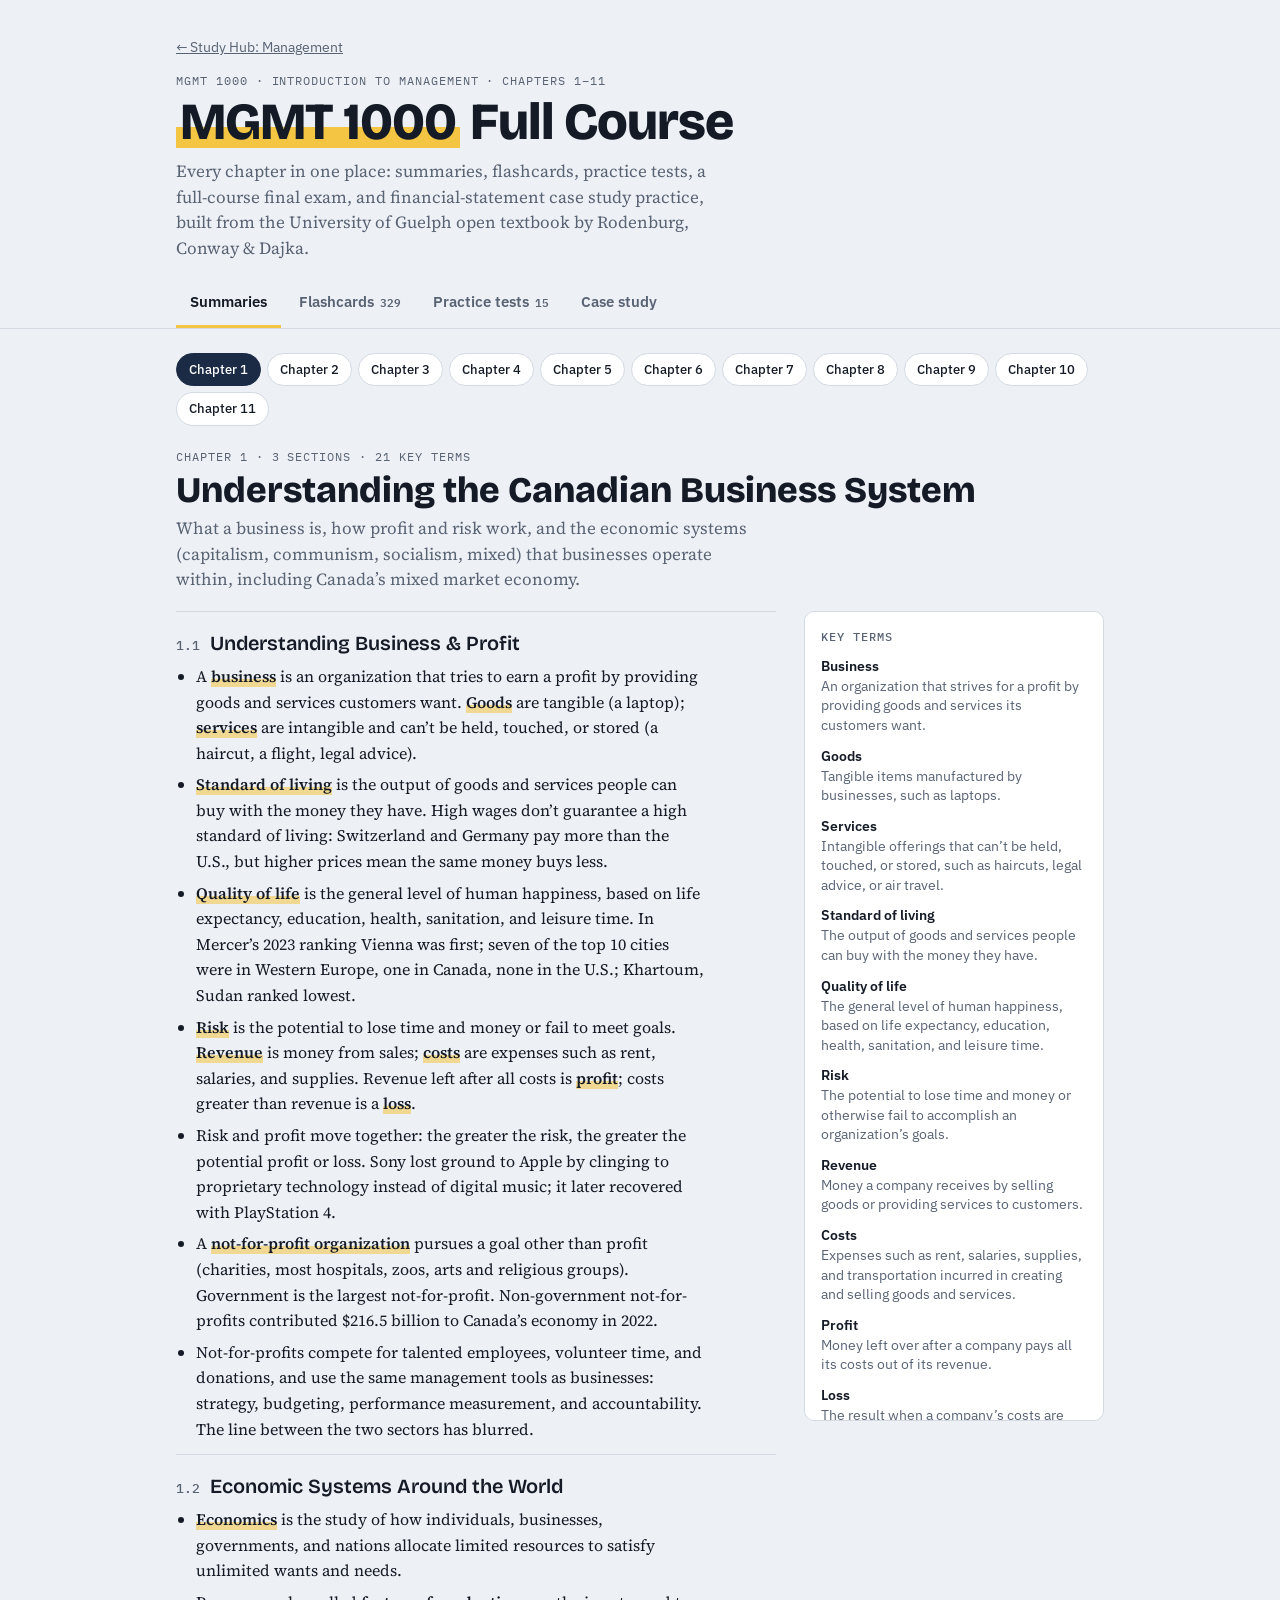
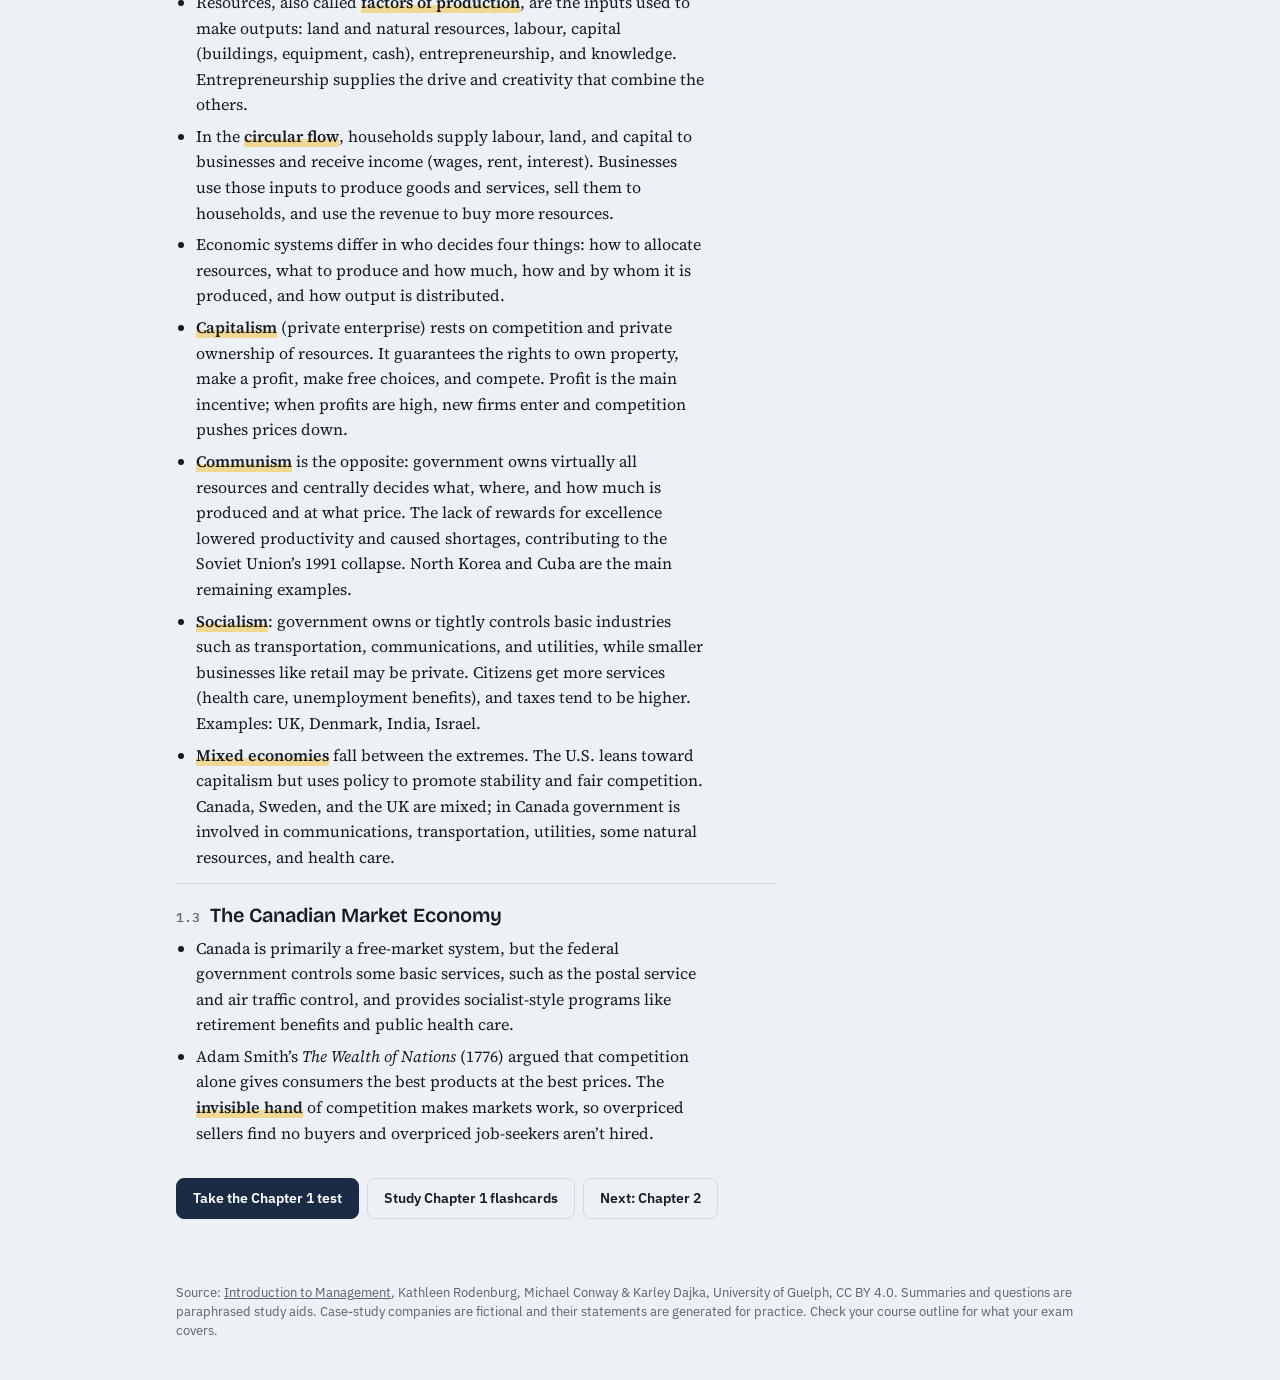
<file: docs/management/mgmt-1000/full-course/index.html>
<!doctype html><html><head><meta charset=utf8><meta name=viewport content="width=device-width,initial-scale=1,viewport-fit=cover"><style>:root{color-scheme:light;box-sizing:border-box;padding-top:env(safe-area-inset-top,0px);padding-bottom:env(safe-area-inset-bottom,0px)}html{scroll-padding-top:env(safe-area-inset-top,0px)}body{margin:0;padding:0;font:14px -apple-system,BlinkMacSystemFont,sans-serif;background:#fff;color:#000}img{max-width:100%}[hidden]:not([hidden=until-found i]){display:none!important}</style></head><body>
<title>MGMT 1000 Full Course</title>
<meta name="claude:viewport-fit-sides" content="cover">
<link rel="preconnect" href="https://fonts.googleapis.com">
<link rel="preconnect" href="https://fonts.gstatic.com" crossorigin>
<link rel="stylesheet" href="https://fonts.googleapis.com/css2?family=Bricolage+Grotesque:opsz,wght@12..96,600;12..96,800&family=IBM+Plex+Mono:wght@500&family=IBM+Plex+Sans:wght@400;500;600&family=Source+Serif+4:opsz,wght@8..60,400;8..60,600&display=swap">
<style>
/* Layout: one 960px study column under a sticky tab bar; index-card surfaces, a highlighter-yellow accent for "what to remember" */
:root{
  --bg:#EDF0F4; --surface:#FFFFFF; --surface-2:#F5F7FA; --ink:#141B26; --muted:#586374; --line:#D3DAE4;
  --hl:#F4C542; --hl-ink:#141B26; --btn:#1C2B45; --btn-fg:#FFFFFF; --focus:#2C5BD6;
  --ok:#1B7550; --ok-bg:#E2F2E9; --bad:#AE3828; --bad-bg:#F8E4E0;
  --display:"Bricolage Grotesque","Arial Narrow",system-ui,sans-serif;
  --body:"Source Serif 4",Georgia,"Times New Roman",serif;
  --ui:"IBM Plex Sans",system-ui,-apple-system,"Segoe UI",Roboto,sans-serif;
  --mono:"IBM Plex Mono",ui-monospace,Menlo,Consolas,monospace;
  --r:10px;
}
@media (prefers-color-scheme: dark){:root:not([data-theme="light"]){
  --bg:#0F141B; --surface:#171E28; --surface-2:#1C2430; --ink:#E5EAF1; --muted:#9AA5B5; --line:#2B3544;
  --hl:#E9B835; --hl-ink:#141B26; --btn:#DCE4F0; --btn-fg:#121822; --focus:#7FA2FF;
  --ok:#62C79A; --ok-bg:#15301F; --bad:#F2917F; --bad-bg:#3A1D18; color-scheme:dark}}
:root[data-theme="dark"]{
  --bg:#0F141B; --surface:#171E28; --surface-2:#1C2430; --ink:#E5EAF1; --muted:#9AA5B5; --line:#2B3544;
  --hl:#E9B835; --hl-ink:#141B26; --btn:#DCE4F0; --btn-fg:#121822; --focus:#7FA2FF;
  --ok:#62C79A; --ok-bg:#15301F; --bad:#F2917F; --bad-bg:#3A1D18; color-scheme:dark}

*{box-sizing:border-box}
body{background:var(--bg);color:var(--ink);font-family:var(--ui);font-size:15px;line-height:1.5}
body::before{content:"";position:fixed;inset:0 0 auto;height:env(safe-area-inset-top,0px);z-index:10;background:var(--bg)}
.wrap{max-width:960px;margin:0 auto;padding-left:max(16px,env(safe-area-inset-left,0px));padding-right:max(16px,env(safe-area-inset-right,0px))}
button,select{font:inherit;color:inherit}
:focus-visible{outline:3px solid var(--focus);outline-offset:2px;border-radius:6px}
.mark{background:linear-gradient(transparent 58%,var(--hl) 58%,var(--hl) 92%,transparent 92%);padding:0 .08em}

header.top{padding-block:36px 18px}
.eyebrow{font-family:var(--mono);font-size:12px;letter-spacing:.08em;text-transform:uppercase;color:var(--muted)}
h1{font-family:var(--display);font-weight:800;font-size:clamp(34px,6vw,52px);line-height:1.02;letter-spacing:-.02em;margin:6px 0 10px;text-wrap:balance}
.lede{font-family:var(--body);font-size:17px;color:var(--muted);max-width:62ch;margin:0}

nav.tabs{position:sticky;top:env(safe-area-inset-top,0px);z-index:5;background:var(--bg);border-bottom:1px solid var(--line)}
.tabrow{display:flex;gap:4px;overflow-x:auto}
.tab{appearance:none;border:0;background:none;padding:12px 14px 11px;font-weight:600;font-size:15px;color:var(--muted);cursor:pointer;border-bottom:3px solid transparent;white-space:nowrap}
.tab[aria-selected="true"]{color:var(--ink);border-bottom-color:var(--hl)}
.tab .n{font-family:var(--mono);font-size:11px;color:var(--muted);margin-left:6px}

main{padding-block:24px 64px}
.chips{display:flex;flex-wrap:wrap;gap:6px}
.chip{appearance:none;border:1px solid var(--line);background:var(--surface);border-radius:999px;padding:6px 12px;font-size:13px;font-weight:500;cursor:pointer}
.chip[aria-pressed="true"]{background:var(--btn);color:var(--btn-fg);border-color:var(--btn)}
.btn{appearance:none;border:1px solid var(--btn);background:var(--btn);color:var(--btn-fg);border-radius:8px;padding:9px 16px;font-weight:600;font-size:14px;cursor:pointer}
.btn.ghost{background:transparent;color:var(--ink);border-color:var(--line)}
.btn.ghost:hover{border-color:var(--muted)}
.btn:disabled{opacity:.45;cursor:default}
.row{display:flex;flex-wrap:wrap;gap:8px;align-items:center}

/* Summaries */
.chapter-head{display:grid;gap:6px;margin:22px 0 18px}
.chapter-head .num{font-family:var(--mono);font-size:12px;color:var(--muted);letter-spacing:.08em;text-transform:uppercase}
.chapter-head h2{font-family:var(--display);font-weight:800;font-size:clamp(26px,4.4vw,36px);line-height:1.08;margin:0;text-wrap:balance}
.chapter-head p{font-family:var(--body);font-size:17px;margin:0;max-width:65ch;color:var(--muted)}
.sum-grid{display:grid;grid-template-columns:minmax(0,1fr) 300px;gap:28px;align-items:start}
@media (max-width:820px){.sum-grid{grid-template-columns:minmax(0,1fr)}}
.section{border-top:1px solid var(--line);padding-block:16px 6px}
.section h3{display:flex;gap:10px;align-items:baseline;font-family:var(--display);font-weight:600;font-size:20px;margin:0 0 6px;text-wrap:balance}
.section h3 .sid{font-family:var(--mono);font-size:13px;font-weight:500;color:var(--muted);flex:none}
.section ul{margin:0;padding-left:20px;font-family:var(--body);font-size:16px;line-height:1.6;max-width:66ch}
.section li{margin-bottom:6px}
.section li b{font-weight:600;background:linear-gradient(transparent 62%,color-mix(in srgb,var(--hl) 55%,transparent) 62%)}
aside.terms{background:var(--surface);border:1px solid var(--line);border-radius:var(--r);padding:16px;position:sticky;top:calc(env(safe-area-inset-top,0px) + 64px);max-height:calc(100vh - 90px);overflow:auto}
@media (max-width:820px){aside.terms{position:static;max-height:none}}
aside.terms h4{margin:0 0 10px;font-family:var(--mono);font-weight:500;font-size:12px;letter-spacing:.08em;text-transform:uppercase;color:var(--muted)}
aside.terms dl{margin:0;display:grid;gap:10px}
aside.terms dt{font-weight:600;font-size:14px}
aside.terms dd{margin:0;font-size:13.5px;color:var(--muted);line-height:1.45}
.sum-actions{margin-top:20px}

/* Flashcards */
.fc-tools{display:flex;flex-wrap:wrap;gap:12px;justify-content:space-between;align-items:center;margin-bottom:18px}
.toggle{display:inline-flex;align-items:center;gap:8px;font-size:14px;cursor:pointer;user-select:none}
.toggle input{width:18px;height:18px;accent-color:var(--btn)}
.stage{perspective:1400px;max-width:720px;margin:0 auto}
.card{position:relative;width:100%;min-height:300px;cursor:pointer;transform-style:preserve-3d;transition:transform .45s cubic-bezier(.2,.7,.2,1);border:0;background:none;padding:0;display:block;text-align:center}
.card.flipped{transform:rotateY(180deg)}
.face{position:absolute;inset:0;backface-visibility:hidden;-webkit-backface-visibility:hidden;background:var(--surface);border:1px solid var(--line);border-radius:14px;box-shadow:0 1px 0 var(--line),0 10px 30px -18px rgba(10,20,40,.35);display:flex;flex-direction:column;justify-content:center;align-items:center;padding:36px 28px;gap:12px;overflow:auto}
.face.back{transform:rotateY(180deg)}
.face .lab{position:absolute;top:14px;left:16px;font-family:var(--mono);font-size:11px;letter-spacing:.08em;text-transform:uppercase;color:var(--muted)}
.face .tag{position:absolute;top:14px;right:16px;font-family:var(--mono);font-size:11px;color:var(--muted)}
.face .known{position:absolute;bottom:14px;right:16px;font-size:12px;font-weight:600;color:var(--ok)}
.face .txt-term{font-family:var(--display);font-weight:800;font-size:clamp(26px,5vw,38px);line-height:1.1;text-wrap:balance}
.face .txt-def{font-family:var(--body);font-size:clamp(17px,2.6vw,21px);line-height:1.5;max-width:46ch;text-wrap:pretty}
.face .hint{font-size:12px;color:var(--muted)}
@media (prefers-reduced-motion: reduce){.card{transition:none}}
.fc-nav{display:flex;justify-content:space-between;align-items:center;gap:10px;max-width:720px;margin:16px auto 0;flex-wrap:wrap}
.counter{font-family:var(--mono);font-size:14px;font-variant-numeric:tabular-nums}
.bar{height:4px;background:var(--line);border-radius:4px;max-width:720px;margin:14px auto 0;overflow:hidden}
.bar i{display:block;height:100%;background:var(--hl);width:0;transition:width .25s}
.sort{display:flex;gap:8px;justify-content:center;margin-top:14px;flex-wrap:wrap}
.btn.learn{background:transparent;color:var(--bad);border-color:var(--bad)}
.btn.know{background:transparent;color:var(--ok);border-color:var(--ok)}
.tally{text-align:center;color:var(--muted);font-size:13px;margin-top:10px}
.kbd{font-family:var(--mono);font-size:11px;border:1px solid var(--line);border-radius:4px;padding:1px 5px;background:var(--surface-2)}
.empty{max-width:560px;margin:30px auto;text-align:center;background:var(--surface);border:1px dashed var(--line);border-radius:14px;padding:30px 22px}

/* Tests */
.test-list{display:grid;grid-template-columns:repeat(auto-fill,minmax(250px,1fr));gap:12px}
.tcard{background:var(--surface);border:1px solid var(--line);border-radius:var(--r);padding:16px;display:flex;flex-direction:column;gap:8px}
.tcard h3{margin:0;font-family:var(--display);font-weight:600;font-size:19px;line-height:1.2}
.tcard .meta{font-size:13px;color:var(--muted)}
.tcard .best{font-family:var(--mono);font-size:12px;color:var(--muted)}
.tcard .best b{color:var(--ink);font-weight:500}
.tcard .btn{margin-top:auto;align-self:flex-start}
.group-label{font-family:var(--mono);font-size:12px;letter-spacing:.08em;text-transform:uppercase;color:var(--muted);margin:22px 0 10px}
.group-label:first-child{margin-top:0}
.intro-note{font-family:var(--body);font-size:16px;color:var(--muted);max-width:64ch;margin:0 0 18px}

.test-head{display:flex;flex-wrap:wrap;gap:10px;justify-content:space-between;align-items:flex-end;margin-bottom:8px}
.test-head h2{font-family:var(--display);font-weight:800;font-size:clamp(24px,4vw,32px);margin:0;line-height:1.1}
.qsec{margin-top:26px}
.qsec > h3{font-family:var(--display);font-weight:600;font-size:18px;margin:0 0 4px}
.qsec > p{margin:0 0 12px;color:var(--muted);font-size:13.5px}
.q{background:var(--surface);border:1px solid var(--line);border-radius:var(--r);padding:16px 18px;margin-bottom:10px}
.q .qtop{display:flex;justify-content:space-between;gap:10px;font-family:var(--mono);font-size:11.5px;color:var(--muted);margin-bottom:6px}
.q .stem{font-family:var(--body);font-size:17px;line-height:1.5;margin:0 0 12px}
.q .stem em{font-style:normal;color:var(--muted);font-size:15px;display:block;margin-bottom:4px;font-family:var(--ui)}
.opts{display:grid;gap:8px}
.opts.two{grid-template-columns:1fr 1fr}
.opt{appearance:none;text-align:left;border:1px solid var(--line);background:var(--surface-2);border-radius:8px;padding:10px 12px;cursor:pointer;font-size:14.5px;line-height:1.4;display:flex;gap:10px;align-items:flex-start}
.opt .k{font-family:var(--mono);font-size:12px;color:var(--muted);flex:none;width:16px;padding-top:2px}
.opt:hover{border-color:var(--muted)}
.opt[aria-pressed="true"]{border-color:var(--btn);box-shadow:inset 0 0 0 1px var(--btn);background:var(--surface)}
.opt.is-right{border-color:var(--ok);background:var(--ok-bg);box-shadow:none}
.opt.is-wrong{border-color:var(--bad);background:var(--bad-bg);box-shadow:none}
.graded .opt{cursor:default}
.mrow{display:grid;grid-template-columns:minmax(0,1fr) 230px;gap:12px;align-items:center;padding:10px 0;border-top:1px solid var(--line)}
.mrow:first-of-type{border-top:0}
.mrow .def{font-family:var(--body);font-size:15.5px;line-height:1.45}
.mrow select{width:100%;padding:8px 10px;border-radius:8px;border:1px solid var(--line);background:var(--surface-2)}
.mrow.is-right select{border-color:var(--ok);background:var(--ok-bg)}
.mrow.is-wrong select{border-color:var(--bad);background:var(--bad-bg)}
.mrow .fix{grid-column:1/-1;font-size:13px;color:var(--bad)}
@media (max-width:560px){.mrow{grid-template-columns:minmax(0,1fr)}.opts.two{grid-template-columns:1fr}}
.feedback{margin-top:10px;font-size:14px;line-height:1.5;padding:10px 12px;border-radius:8px;background:var(--surface-2);border-left:3px solid var(--muted)}
.feedback.ok{border-left-color:var(--ok)}
.feedback.bad{border-left-color:var(--bad)}
.feedback b{font-weight:600}
.verdict{font-weight:600}
.verdict.ok{color:var(--ok)}.verdict.bad{color:var(--bad)}

.submitbar{position:sticky;bottom:0;margin-top:18px;background:var(--bg);border-top:1px solid var(--line);padding-block:12px calc(12px + env(safe-area-inset-bottom,0px));display:flex;justify-content:space-between;align-items:center;gap:10px;flex-wrap:wrap}
.submitbar .count{font-family:var(--mono);font-size:13px;font-variant-numeric:tabular-nums;color:var(--muted)}
.warn{font-size:13px;color:var(--bad)}

.result{background:var(--surface);border:1px solid var(--line);border-radius:14px;padding:20px;margin:16px 0 6px;display:grid;grid-template-columns:auto minmax(0,1fr);gap:20px;align-items:center}
@media (max-width:560px){.result{grid-template-columns:minmax(0,1fr)}}
.score{font-family:var(--display);font-weight:800;font-size:56px;line-height:1;font-variant-numeric:tabular-nums}
.score small{font-size:20px;color:var(--muted);font-weight:600}
.result .breakdown{display:flex;flex-wrap:wrap;gap:8px 18px;font-size:14px;color:var(--muted);margin:6px 0 12px}
.result .breakdown b{color:var(--ink);font-variant-numeric:tabular-nums}
.result .msg{font-family:var(--body);font-size:16px;margin:0}
footer.src{font-size:12.5px;color:var(--muted);padding-block:0 40px}
footer.src a{color:inherit}
.tab .sm{display:none}
@media (max-width:480px){.tab{padding:12px 9px 11px;font-size:14px}.tab .n{display:none}.tab .lg{display:none}.tab .sm{display:inline}}
/* Case study */
.case-head{display:flex;flex-wrap:wrap;gap:12px;justify-content:space-between;align-items:flex-end;margin-bottom:16px}
.case-head .ch-text{min-width:0;flex:1 1 360px}
.case-head h2{font-family:var(--display);font-weight:800;font-size:clamp(24px,4vw,32px);margin:4px 0 6px;line-height:1.1;text-wrap:balance}
.case-head .intro-note{margin:0}
.case-grid{display:grid;grid-template-columns:minmax(0,1fr) minmax(0,1fr);gap:20px;align-items:start}
@media (max-width:900px){.case-grid{grid-template-columns:minmax(0,1fr)}}
.stmts{display:grid;gap:12px;position:sticky;top:calc(env(safe-area-inset-top,0px) + 58px);max-height:calc(100vh - 74px);overflow:auto;padding-bottom:6px}
@media (max-width:900px){.stmts{position:static;max-height:none;overflow:visible}}
.stmt{background:var(--surface);border:1px solid var(--line);border-radius:var(--r);padding:14px 16px;overflow-x:auto}
.stmt h3{margin:0;font-family:var(--display);font-weight:600;font-size:18px}
.stmt .stmt-sub{font-size:12.5px;color:var(--muted);margin:2px 0 10px}
.stmt table{width:100%;border-collapse:collapse;font-size:14px;font-variant-numeric:tabular-nums}
.stmt th{font-family:var(--mono);font-weight:500;font-size:12px;color:var(--muted);text-align:right;padding:4px 8px 6px 12px;border-bottom:1px solid var(--line)}
.stmt td{padding:3px 0;vertical-align:bottom}
.stmt td.v{text-align:right;padding:3px 8px 3px 12px;white-space:nowrap;font-family:var(--mono);font-size:13.5px}
.stmt .cur{background:color-mix(in srgb,var(--hl) 13%,transparent)}
.stmt tr.sec td{font-family:var(--mono);font-weight:500;padding-top:12px;font-size:11.5px;letter-spacing:.08em;text-transform:uppercase;color:var(--muted)}
.stmt tr.ind td:first-child{padding-left:14px}
.stmt tr.sub td{font-weight:600}
.stmt tr.sub td.v{border-top:1px solid var(--ink)}
.stmt tr.tot td{font-weight:700}
.stmt tr.tot td.v{border-top:1px solid var(--ink);border-bottom:3px double var(--ink)}
.stmt tr.memo td{color:var(--muted);font-size:13px;padding-top:12px}
details.fsheet{background:var(--surface);border:1px solid var(--line);border-radius:var(--r);padding:10px 16px}
details.fsheet summary{cursor:pointer;font-weight:600}
.fs-note{font-size:13px;color:var(--muted);margin:10px 0 4px}
.fsheet dl{display:grid;grid-template-columns:minmax(0,auto) minmax(0,1fr);gap:6px 14px;margin:4px 0 6px;font-size:14px}
@media (max-width:560px){.fsheet dl{grid-template-columns:minmax(0,1fr)}.fsheet dd{margin-bottom:6px}}
.fsheet dt{font-weight:600}
.fsheet dd{margin:0;font-family:var(--mono);font-size:12.5px;line-height:1.5}
.cqs{min-width:0}
.ans-row{display:flex;align-items:center;gap:8px;flex-wrap:wrap}
.ans-row input{font-family:var(--mono);font-size:16px;width:160px;max-width:100%;padding:8px 10px;border:1px solid var(--line);border-radius:8px;background:var(--surface-2);color:var(--ink);font-variant-numeric:tabular-nums}
.ans-row .unit{font-size:14px;color:var(--muted)}
.cq.is-right input{border-color:var(--ok);background:var(--ok-bg)}
.cq.is-wrong input{border-color:var(--bad);background:var(--bad-bg)}
details.hint{margin-top:10px;font-size:13px;color:var(--muted)}
details.hint summary{cursor:pointer;font-weight:500}
details.hint div{font-family:var(--mono);font-size:12.5px;margin-top:4px}
.work{font-family:var(--mono);font-size:13px;line-height:1.6;margin-top:4px;overflow-wrap:anywhere}
</style>

<header class="top wrap">
  <a href="../../" style="display:inline-block;margin-bottom:14px;font-size:14px;color:var(--muted)">&larr; Study Hub: Management</a>
  <div class="eyebrow">MGMT 1000 · Introduction to Management · Chapters 1–11</div>
  <h1><span class="mark">MGMT 1000</span> Full Course</h1>
  <p class="lede">Every chapter in one place: summaries, flashcards, practice tests, a full-course final exam, and financial-statement case study practice, built from the University of Guelph open textbook by Rodenburg, Conway &amp; Dajka.</p>
</header>

<nav class="tabs" aria-label="Study modes">
  <div class="wrap tabrow" role="tablist">
    <button class="tab" role="tab" id="tab-summaries" data-tab="summaries" aria-controls="panel-summaries">Summaries</button>
    <button class="tab" role="tab" id="tab-flashcards" data-tab="flashcards" aria-controls="panel-flashcards">Flashcards<span class="n" id="fc-total"></span></button>
    <button class="tab" role="tab" id="tab-tests" data-tab="tests" aria-controls="panel-tests"><span class="lg">Practice t</span><span class="sm">T</span>ests<span class="n">15</span></button>
    <button class="tab" role="tab" id="tab-case" data-tab="case" aria-controls="panel-case">Case study</button>
  </div>
</nav>

<main class="wrap">
  <section id="panel-summaries" role="tabpanel" aria-labelledby="tab-summaries">
    <div class="chips" id="sum-chips" aria-label="Choose a chapter"></div>
    <div id="sum-body"></div>
  </section>

  <section id="panel-flashcards" role="tabpanel" aria-labelledby="tab-flashcards" hidden>
    <div class="fc-tools">
      <div class="chips" id="fc-chips" aria-label="Choose cards"></div>
      <div class="row">
        <label class="toggle"><input type="checkbox" id="fc-deffirst"> Definition first</label>
        <label class="toggle"><input type="checkbox" id="fc-learning"> Still learning only</label>
      </div>
    </div>
    <div id="fc-area"></div>
  </section>

  <section id="panel-tests" role="tabpanel" aria-labelledby="tab-tests" hidden>
    <div id="test-area"></div>
  </section>

  <section id="panel-case" role="tabpanel" aria-labelledby="tab-case" hidden>
    <div id="case-area"></div>
  </section>
</main>

<footer class="src wrap">
  Source: <a href="https://books.lib.uoguelph.ca/mgmt1000/" target="_blank" rel="noopener">Introduction to Management</a>, Kathleen Rodenburg, Michael Conway &amp; Karley Dajka, University of Guelph, CC BY 4.0. Summaries and questions are paraphrased study aids. Case-study companies are fictional and their statements are generated for practice. Check your course outline for what your exam covers.
</footer>

<script>
const CH = [];
CH.push(...[{"n": 1, "title": "Understanding the Canadian Business System", "overview": "What a business is, how profit and risk work, and the economic systems (capitalism, communism, socialism, mixed) that businesses operate within, including Canada’s mixed market economy.", "sections": [["1.1", "Understanding Business & Profit", ["A <b>business</b> is an organization that tries to earn a profit by providing goods and services customers want. <b>Goods</b> are tangible (a laptop); <b>services</b> are intangible and can’t be held, touched, or stored (a haircut, a flight, legal advice).", "<b>Standard of living</b> is the output of goods and services people can buy with the money they have. High wages don’t guarantee a high standard of living: Switzerland and Germany pay more than the U.S., but higher prices mean the same money buys less.", "<b>Quality of life</b> is the general level of human happiness, based on life expectancy, education, health, sanitation, and leisure time. In Mercer’s 2023 ranking Vienna was first; seven of the top 10 cities were in Western Europe, one in Canada, none in the U.S.; Khartoum, Sudan ranked lowest.", "<b>Risk</b> is the potential to lose time and money or fail to meet goals. <b>Revenue</b> is money from sales; <b>costs</b> are expenses such as rent, salaries, and supplies. Revenue left after all costs is <b>profit</b>; costs greater than revenue is a <b>loss</b>.", "Risk and profit move together: the greater the risk, the greater the potential profit or loss. Sony lost ground to Apple by clinging to proprietary technology instead of digital music; it later recovered with PlayStation 4.", "A <b>not-for-profit organization</b> pursues a goal other than profit (charities, most hospitals, zoos, arts and religious groups). Government is the largest not-for-profit. Non-government not-for-profits contributed $216.5 billion to Canada’s economy in 2022.", "Not-for-profits compete for talented employees, volunteer time, and donations, and use the same management tools as businesses: strategy, budgeting, performance measurement, and accountability. The line between the two sectors has blurred."]], ["1.2", "Economic Systems Around the World", ["<b>Economics</b> is the study of how individuals, businesses, governments, and nations allocate limited resources to satisfy unlimited wants and needs.", "Resources, also called <b>factors of production</b>, are the inputs used to make outputs: land and natural resources, labour, capital (buildings, equipment, cash), entrepreneurship, and knowledge. Entrepreneurship supplies the drive and creativity that combine the others.", "In the <b>circular flow</b>, households supply labour, land, and capital to businesses and receive income (wages, rent, interest). Businesses use those inputs to produce goods and services, sell them to households, and use the revenue to buy more resources.", "Economic systems differ in who decides four things: how to allocate resources, what to produce and how much, how and by whom it is produced, and how output is distributed.", "<b>Capitalism</b> (private enterprise) rests on competition and private ownership of resources. It guarantees the rights to own property, make a profit, make free choices, and compete. Profit is the main incentive; when profits are high, new firms enter and competition pushes prices down.", "<b>Communism</b> is the opposite: government owns virtually all resources and centrally decides what, where, and how much is produced and at what price. The lack of rewards for excellence lowered productivity and caused shortages, contributing to the Soviet Union’s 1991 collapse. North Korea and Cuba are the main remaining examples.", "<b>Socialism</b>: government owns or tightly controls basic industries such as transportation, communications, and utilities, while smaller businesses like retail may be private. Citizens get more services (health care, unemployment benefits), and taxes tend to be higher. Examples: UK, Denmark, India, Israel.", "<b>Mixed economies</b> fall between the extremes. The U.S. leans toward capitalism but uses policy to promote stability and fair competition. Canada, Sweden, and the UK are mixed; in Canada government is involved in communications, transportation, utilities, some natural resources, and health care."]], ["1.3", "The Canadian Market Economy", ["Canada is primarily a free-market system, but the federal government controls some basic services, such as the postal service and air traffic control, and provides socialist-style programs like retirement benefits and public health care.", "Adam Smith’s <i>The Wealth of Nations</i> (1776) argued that competition alone gives consumers the best products at the best prices. The <b>invisible hand</b> of competition makes markets work, so overpriced sellers find no buyers and overpriced job-seekers aren’t hired."]]], "terms": [["Business", "An organization that strives for a profit by providing goods and services its customers want."], ["Goods", "Tangible items manufactured by businesses, such as laptops."], ["Services", "Intangible offerings that can’t be held, touched, or stored, such as haircuts, legal advice, or air travel."], ["Standard of living", "The output of goods and services people can buy with the money they have."], ["Quality of life", "The general level of human happiness, based on life expectancy, education, health, sanitation, and leisure time."], ["Risk", "The potential to lose time and money or otherwise fail to accomplish an organization’s goals."], ["Revenue", "Money a company receives by selling goods or providing services to customers."], ["Costs", "Expenses such as rent, salaries, supplies, and transportation incurred in creating and selling goods and services."], ["Profit", "Money left over after a company pays all its costs out of its revenue."], ["Loss", "The result when a company’s costs are greater than its revenues."], ["Not-for-profit organization", "An organization that exists to achieve a goal other than profit, such as a charity, hospital, or zoo."], ["Economics", "The study of how individuals, businesses, governments, and nations allocate limited resources to satisfy unlimited wants and needs."], ["Factors of production", "The resources used to produce goods and services: land, labour, capital, entrepreneurship, and knowledge."], ["Entrepreneurship", "The skill, drive, and creativity that bring the other resources together to produce a good or service."], ["Capital", "Buildings, equipment, vehicles, cash, and similar resources needed for the production process."], ["Circular flow", "Model in which households supply resources to businesses for income, and businesses sell goods and services back to households for revenue."], ["Capitalism", "An economic system based on competition and private ownership of the factors of production; also called the private enterprise system."], ["Communism", "An economic system in which the government owns virtually all resources and centrally controls all markets."], ["Socialism", "An economic system in which basic industries are government-owned or under strong government control, while smaller businesses may be private."], ["Mixed economy", "An economy that combines elements of more than one economic system, as Canada does."], ["Invisible hand", "Adam Smith’s idea that competition alone makes markets work effectively, so regulation isn’t needed."]], "mc": [["Which of these is a service rather than a good?", "A haircut at a salon", ["A laptop", "A pair of running shoes", "A bag of apples"], "Services are intangible: they can’t be held, touched, or stored."], ["Switzerland has higher average wages than the U.S. but not a higher standard of living. Why?", "Prices are much higher, so the same money buys less", ["Swiss workers pay no income tax", "Standard of living is measured by wages alone", "Switzerland produces only services"], "Standard of living depends on what people can buy with their money, so high prices offset high wages."], ["Which city ranked highest for quality of life in Mercer’s 2023 survey?", "Vienna, Austria", ["Toronto, Canada", "New York, United States", "Khartoum, Sudan"], "Vienna ranked first; Khartoum ranked lowest. No U.S. city made the top 10."], ["What is the general relationship between risk and profit?", "The greater the risk, the greater the potential for profit or loss", ["Higher risk always guarantees higher profit", "Risk and profit are unrelated", "Lower risk produces higher potential profit"], "Risk raises the potential reward and the potential loss; it guarantees neither."], ["Why did Sony lose ground to Apple in personal music devices?", "It kept proprietary technology instead of embracing digital music and cross-platform options", ["It priced its products too low", "It became a not-for-profit organization", "It focused too heavily on streaming"], "Sony misjudged the market; Apple took the digital music market with the iPod and iTunes."], ["What is the largest and most pervasive not-for-profit group?", "Government", ["The United Way", "Habitat for Humanity", "Hospitals"], "The text identifies government as the largest not-for-profit group."], ["Not-for-profit organizations compete with each other for all of the following EXCEPT:", "Profits to pay shareholders", ["Talented employees", "Volunteers’ limited time", "Donations"], "Not-for-profits don’t pursue profit; they compete for people, time, and money."], ["Which is NOT one of the factors of production listed in the text?", "Government regulation", ["Land and natural resources", "Labour", "Entrepreneurship"], "The five resources are land and natural resources, labour, capital, entrepreneurship, and knowledge."], ["In the circular flow model, what do households receive from businesses in exchange for resources?", "Income such as wages, rent, and interest", ["Factors of production", "Business revenue", "Government transfers"], "Households provide labour, land, and capital and are paid income for them."], ["Which is NOT a right guaranteed under capitalism?", "The right to a government-assigned job", ["The right to own property", "The right to make a profit", "The right to compete"], "Capitalism guarantees the rights to own property, make a profit, make free choices, and compete. Government doesn’t assign jobs."], ["In which system does government decide what is produced, how much, where, and at what price?", "Communism", ["Capitalism", "A mixed economy", "Monopolistic competition"], "Communism centralizes economic decisions in government."], ["Which countries does the text name as the best remaining examples of communist economies?", "North Korea and Cuba", ["China and Russia", "Denmark and Israel", "Sweden and the UK"], "Russia and China have moved toward market systems; North Korea and Cuba remain."], ["Compared with most capitalist countries, socialist countries typically have:", "More public services, such as health care, and higher taxes", ["Lower taxes and fewer services", "No private businesses at all", "No government role in industry"], "Higher service levels come with higher taxes and sometimes higher unemployment."], ["Why is Canada described as a mixed economy?", "It is mainly free-market, but government provides some services such as health care and the postal service", ["Government owns every industry", "Government plays no role in business", "It switches between communism and capitalism each election"], "Canada combines private enterprise with government-run services and social programs."], ["Who described the “invisible hand” of competition in The Wealth of Nations (1776)?", "Adam Smith", ["Michael Porter", "Karl Marx", "Vladimir Kvint"], "Smith argued competition alone would deliver the best products at the best prices."], ["Under capitalism, what usually happens when an industry earns high profits?", "New firms enter, competition rises, and prices tend to fall", ["Government caps prices", "Existing firms raise prices further", "Workers are assigned to that industry"], "Entry and competition push prices down and force firms to become more efficient."]], "tf": [["Goods are intangible offerings that can’t be held or stored.", false, "That describes services. Goods are tangible."], ["A company whose costs are greater than its revenues shows a loss.", true, "Profit is revenue left after costs; costs above revenue produce a loss."], ["Seven of the top 10 cities in Mercer’s 2023 quality-of-life ranking were in Western Europe.", true, "Seven were in Western Europe, two in Australia/New Zealand, and one in Canada."], ["Not-for-profit managers don’t need business skills like budgeting and strategy.", false, "They use the same concepts as for-profit managers: strategy, budgeting, performance measurement, and accountability."], ["In pure capitalism, the government sets prices to coordinate economic activity.", false, "In pure capitalism all resources are privately owned and government doesn’t set prices."], ["Communism raised productivity because everyone was guaranteed a job.", false, "Tight controls and no rewards for excellence led to lower productivity and shortages."], ["In Denmark, most businesses are private, yet about two-thirds of the population is sustained by state welfare programs.", true, "Denmark is the text’s example of how socialist systems vary."], ["The U.S. economy is an example of pure capitalism.", false, "It leans toward capitalism but is a mixed economy that uses government policy and transfers."], ["Canada’s federal government controls some basic services, such as the postal service and air traffic control.", true, "These are examples of government involvement in Canada’s mostly free-market economy."], ["Profit is the main incentive in a capitalist system.", true, "Profit encourages entrepreneurship and funds production, jobs, dividends, and taxes."], ["Knowledge is one of the resources listed as a factor of production.", true, "The list is land, labour, capital, entrepreneurship, and knowledge."], ["Government is the smallest not-for-profit group.", false, "Government is the largest and most pervasive not-for-profit group."]]}, {"n": 2, "title": "The Macro Environment of Business (PEST)", "overview": "The external forces managers can’t control: the economy and how it’s measured and managed, technology, politics and law, and social and demographic change.", "sections": [["2.1", "Organizational Boundaries and Environments", ["Managers control the <b>internal environment</b>: day-to-day choices about suppliers, hiring, products, and where to sell.", "The <b>external environment</b> is generally beyond management’s control and keeps changing. The text groups it into seven sub-environments: economic, political and legal, demographic, social, competitive, global, and technological. Managers must keep studying it and adapt.", "Natural and human-made disasters also matter. The 2010 Deepwater Horizon explosion killed 11 workers, released over 3 million barrels of oil over 87 days, and has cost BP more than $60 billion."]], ["2.2", "The Economic Environment", ["Economies share three goals: <b>growth</b>, <b>high employment</b>, and <b>price stability</b>.", "<b>Gross domestic product (GDP)</b> is the market value of all final goods and services produced domestically in a year. It excludes goods made abroad and intermediate products (a chip inside a computer is counted in the computer). A rise in inflation-adjusted GDP means growth; a fall means contraction.", "<b>GDP per capita</b> is often a better measure. India’s total GDP ($3.55T) exceeds Canada’s ($2.14T), but Canada’s per-capita figure (about $53,372) is far higher than India’s (about $2,485).", "The <b>business cycle</b> has four phases: prosperity, recession, depression (usually skipped), and recovery. A typical cycle lasts 3 to 5 years. A <b>recession</b> is often declared after two consecutive quarters of falling GDP; a <b>depression</b> is a long, severe downturn with no agreed definition.", "The <b>unemployment rate</b> is the share of the labour force that is unemployed and actively seeking work (tracked by Statistics Canada). R4 is the common measure (like the U.S. U3); R8 is broader, adding discouraged searchers, involuntary part-timers, and people awaiting new jobs. <b>Full employment</b> in practice means about 95% employed.", "<b>Inflation</b> is a rise in the overall price level. Canada averaged 3.15% from 1915 to 2018, peaking at 21.6% (June 1920) and bottoming at −17.8% (June 1921). The <b>consumer price index (CPI)</b>, reported monthly, tracks a basket of household goods; with 2002 = 100, a 2012 CPI of 121.7 means $100 of goods then cost $121.70. The inflation rate is the percentage change in a price index.", "<b>Lagging indicators</b> describe the recent past (average length of unemployment). <b>Leading indicators</b> predict 3 to 12 months ahead: new claims for unemployment insurance, average weekly manufacturing hours, and housing starts.", "<b>Monetary policy</b> (Bank of Canada) changes the money supply and interest rates: contractionary (less money, higher rates) to fight inflation; expansionary (more money, lower rates) to fight recession.", "<b>Fiscal policy</b> uses government spending and taxes. Expansionary (spend more, tax less) fights recession and widens the deficit; contractionary (spend less, tax more) fights inflation and shrinks the deficit.", "Spending less than tax revenue is a <b>budget surplus</b>; spending more is a <b>budget deficit</b>, financed by borrowing. Deficits are more common, and Canada’s national debt exceeds $1.43 trillion."]], ["2.3", "The Technological Environment", ["<b>Technology</b> applies science and engineering knowledge to production and organizational problems. <b>Productivity</b> is the amount of goods and services one worker can produce; technology raises it and lowers costs.", "Examples in business: cloud computing, mobile technology, and robots that automate repetitive work. <b>Technological innovation</b> can be a source of competitive advantage.", "Emerging innovations named: AI, <b>extended reality</b> (XR, covering AR, VR, and mixed reality; challenges are cost, hardware, and privacy), breath testing for disease, generative AI, green hydrogen, and agricultural drones."]], ["2.4", "The Political-Legal Environment", ["A country’s political climate has three components: the amount of government activity, the types of laws it passes, and political stability. Firms check these, plus tariffs, quotas, and foreign-ownership rules, before investing abroad.", "Laws and regulators shape operations: drug approvals, securities registration, and rules against misleading advertising (the text’s Pfizer example).", "Indigenous communities and organizations in Canada often sit in a regulatory gap or overlap between federal, provincial, and municipal control, affecting building codes, enforcement, bylaws, and taxation.", "E-commerce raises three legal issues: <b>liability</b> (who is responsible for errors or fraud), <b>intellectual property</b> (copyright, patents, trademarks, trade secrets), and <b>taxation</b> (collecting sales tax where products are sold)."]], ["2.5", "The Socio-Cultural Environment", ["Social factors (attitudes, values, ethics, lifestyles) shape what, how, where, and when people buy. They are subjective and hard to predict. Examples: a “poverty of time,” more women in the workforce, and renewed attention to workplace ethics.", "<b>Demography</b> is the study of vital statistics such as age, gender, race and ethnicity, and location. It is uncontrollable and helps define markets and the workforce.", "Generations: baby boomers (1946–1964), Generation X (1965–1980), and millennials (1981–1997), who passed boomers as America’s largest generation in 2017.", "Diversity is growing: U.S. minorities were over 38% of the population in 2015 and are projected to be 56% by 2060, increasing their buying power."]]], "terms": [["Internal environment", "The day-to-day factors managers control, such as suppliers, hiring, products, and where they sell."], ["External environment", "Outside forces (economic, political-legal, demographic, social, competitive, global, technological) generally beyond management’s control."], ["Gross domestic product (GDP)", "The market value of all final goods and services produced within a country in a given year."], ["GDP per capita", "Total production divided by population (the text says per household); often a better indicator of an economy’s performance than total GDP."], ["Business cycle", "The ups and downs of economic activity: prosperity, recession, depression, and recovery."], ["Recession", "A slowdown in economic activity, commonly identified by GDP falling for two consecutive quarters."], ["Depression", "A long recession with very high unemployment and severely curtailed production; it has no uniform definition."], ["Unemployment rate", "The percentage of the labour force that is unemployed and actively seeking work."], ["Full employment", "In practice, when about 95 percent of those who want to work are employed."], ["Price stability", "When the average of prices for goods and services doesn’t change, or changes very little."], ["Inflation", "A rise in the overall price level."], ["Consumer price index (CPI)", "Monthly Statistics Canada measure of inflation based on price changes in a basket of goods bought by a typical household."], ["Lagging economic indicator", "A statistic reporting the status of the economy a few months in the past, such as average length of unemployment."], ["Leading economic indicator", "A statistic that predicts the economy 3 to 12 months ahead, such as housing starts."], ["Monetary policy", "Bank of Canada actions that change the money supply and short-term interest rates."], ["Fiscal policy", "The government’s use of spending and taxation to influence the economy."], ["Budget deficit", "When the government spends more than it takes in through taxes."], ["Budget surplus", "When the government takes in more through taxes than it spends."], ["National debt", "The total accumulated borrowing of the government; over $1.43 trillion in Canada."], ["Technology", "The application of science and engineering knowledge to solve production and organizational problems."], ["Productivity", "The amount of goods and services one worker can produce."], ["Extended reality (XR)", "A superset covering augmented, virtual, and mixed reality."], ["Generative AI", "Machine learning that produces text, images, video, and other content from user prompts."], ["Liability", "The legal responsibility or obligation of a company or person."], ["Intellectual property laws", "Laws, including copyright, that protect creations of the mind such as patents, trademarks, music, and trade secrets."], ["Demography", "The study of people’s vital statistics, such as age, gender, race and ethnicity, and location."]], "mc": [["Which is NOT one of the seven external sub-environments of business?", "Internal operations", ["Demographic", "Competitive", "Global"], "The seven are economic, political-legal, demographic, social, competitive, global, and technological."], ["Which is NOT one of the three main economic goals?", "Maximizing exports", ["Growth", "High employment", "Price stability"], "The three shared goals are growth, high employment, and price stability."], ["A silicon chip sold to a computer maker isn’t counted directly in GDP because:", "It is an intermediate product, already counted in the finished computer", ["It was made by a foreign company", "Chips are services, not goods", "GDP only counts government spending"], "GDP counts only final goods and services to avoid double counting."], ["India’s total GDP is larger than Canada’s, but Canada’s GDP per capita is far higher. What does this show?", "Total GDP alone can mislead about performance; per-capita output adds context", ["Canada produces more in total than India", "GDP per capita is always smaller than GDP for rich countries", "India’s economy is shrinking"], "Many economists prefer GDP per capita as an indicator of an economy’s performance."], ["Economists often say a recession has begun when GDP:", "Falls for two consecutive quarters", ["Falls for one month", "Grows more slowly than inflation", "Falls for ten years"], "Two consecutive quarters of declining GDP is the common rule of thumb."], ["Which phase of the business cycle is generally skipped?", "Depression", ["Recession", "Recovery", "Prosperity"], "The four phases are prosperity, recession, depression, and recovery, and depression is usually skipped."], ["What does the R8 unemployment measure include that R4 does not?", "Discouraged job-seekers, involuntary part-timers, and people awaiting confirmed new work", ["Only full-time students", "Retired workers", "Workers employed in the U.S."], "R8 is broader and always higher than R4."], ["With a base year basket of 100, the CPI is 121.7. What does this mean?", "Goods that cost $100 in the base year now cost $121.70", ["Prices fell by 21.7%", "Unemployment rose 21.7%", "GDP grew by $121.70 per person"], "The change in the index measures inflation since the base year."], ["Which of these is a lagging economic indicator?", "Average length of unemployment", ["Housing starts", "Average weekly manufacturing hours", "New claims for unemployment insurance"], "Lagging indicators describe where the economy was a few months ago."], ["Why do rising housing starts suggest an improving economy?", "Building brings money in through home sales and through furniture and appliance purchases", ["They reduce the national debt", "They lower the CPI", "They are a lagging indicator of past growth"], "Housing starts are a leading indicator for the housing sector."], ["To fight inflation, the Bank of Canada would most likely:", "Decrease the money supply and raise interest rates", ["Increase the money supply and cut interest rates", "Raise government spending", "Cut income taxes"], "This contractionary monetary policy makes money “tighter” so demand and prices ease."], ["Which is an example of expansionary fiscal policy?", "Increasing government spending and cutting taxes during a recession", ["Raising interest rates", "Cutting spending to fight inflation", "Decreasing the money supply"], "Fiscal policy uses spending and taxes; expansionary policy puts more money in people’s hands."], ["Contractionary fiscal policy causes the government’s budget deficit to:", "Decrease (or its surplus to increase)", ["Increase", "Stay exactly the same", "Become national debt immediately"], "Spending less and taxing more narrows the deficit."], ["Which is NOT one of the three components of a country’s political climate?", "The size of its population", ["The amount of government activity", "The types of laws it passes", "Its political stability"], "Population is demographic, not political."], ["Which three legal issues does the text highlight for e-commerce?", "Liability, intellectual property, and taxation", ["Tariffs, quotas, and embargoes", "Monetary, fiscal, and trade policy", "Inflation, unemployment, and GDP"], "These three are summarized as key e-commerce legal issues."], ["According to Indigenous Business in Canada, Indigenous communities and organizations often face:", "A regulatory gap or overlap between federal, provincial, and municipal control", ["No regulation of any kind", "Only federal regulation", "Exemption from all taxation"], "This affects building codes, enforcement, bylaws, and taxation."], ["Which generation was born between 1965 and 1980?", "Generation X", ["Baby boomers", "Millennials", "The Silent Generation"], "Boomers: 1946–1964; Gen X: 1965–1980; millennials: 1981–1997."], ["What are the three major challenges of extended reality (XR)?", "Cost, hardware, and privacy", ["Speed, color, and sound", "Taxes, tariffs, and quotas", "Energy, water, and land"], "The text lists cost, hardware, and privacy."]], "tf": [["Managers have a great deal of control over the external environment.", false, "They control the internal environment; the external environment is generally beyond their control."], ["BP has spent more than $60 billion responding to the Deepwater Horizon disaster.", true, "The 2010 spill released over 3 million barrels of oil."], ["GDP includes goods produced by Canadian companies in other countries.", false, "GDP includes only goods and services produced domestically."], ["A typical business cycle runs about three to five years.", true, "Cycles are irregular but typically last 3 to 5 years, sometimes longer."], ["Economists agree on a uniform standard for what counts as a depression.", false, "Unlike recession, depression has no agreed standard; it’s mainly characterized by duration."], ["The unemployment rate tends to fall when the economy is expanding.", true, "High demand for products means more demand for workers."], ["Full employment means 100 percent of people who want a job have one.", false, "In practice, full employment is about 95 percent."], ["Canada’s inflation rate reached an all-time high of 21.6% in June 1920.", true, "The record low was −17.8% in June 1921."], ["An inflation rate is the percentage change in a price index.", true, "That is the text’s definition."], ["Monetary policy works through government spending and taxation.", false, "That is fiscal policy. Monetary policy works through the money supply and interest rates."], ["Leading indicators predict the economy three to twelve months ahead.", true, "Lagging indicators look a few months back."], ["Demographic factors are controllable by managers.", false, "Demographics are an uncontrollable factor in the business environment."], ["Millennials surpassed baby boomers as America’s largest generation in 2017.", true, "There are more than 75 million millennials."], ["Productivity is the amount of goods and services one worker can produce.", true, "Technology can raise productivity and reduce costs."]]}, {"n": 3, "title": "Impacts of Competition", "overview": "The four market structures, how supply and demand set prices, the supply and value chains, and Porter’s Five Forces for judging an industry’s profit potential.", "sections": [["3.1", "Defining Business Competition", ["Economists recognize four types of competition: perfect competition, monopolistic competition, oligopoly, and monopoly.", "<b>Perfect competition</b>: many buyers purchase a standardized product from many small sellers. No seller can affect price, so everyone accepts the going price (like a fisher at a local market).", "<b>Demand</b> is the quantity buyers will purchase at various prices; people buy more as price falls, so the demand curve slopes down. <b>Supply</b> is the quantity sellers will offer at various prices; sellers offer more as price rises, so the supply curve slopes up.", "The <b>equilibrium price</b> is where the curves cross and quantity demanded equals quantity supplied. In the apple example it is $0.60 per pound at 2,000 pounds. (Demand: 1,500 lb at $0.80, 2,500 lb at $0.40. Supply: 1,000 lb at $0.40, 3,000 lb at $0.80.)", "A farmer who charges above equilibrium sells little because others sell for less; charging below it sells more but earns less profit per pound, so there’s no incentive to cut."]], ["3.2", "Competitive Advantage & Industry Structure", ["Market structure table: perfect competition has very many firms, homogeneous products, no real barriers (agriculture). Monopolistic competition has many firms, differentiated products, minor barriers (retail trade). Oligopoly has a few firms, homogeneous or differentiated products, considerable barriers (banking). Pure monopoly has one firm, a homogeneous product, extremely great barriers (public utilities).", "<b>Monopoly</b>: one seller in a market, which may be a city or region. <b>Natural monopolies</b> (utilities) need huge investments that would be wasteful to duplicate; they are legal but regulated, must charge controlled prices, and must serve all customers. A <b>legal monopoly</b> comes from a patent, usually about 20 years (Polaroid’s instant film).", "<b>Monopolistic competition</b>: many sellers of <b>differentiated products</b>, which differ (or seem to) by quality, style, convenience, location, or brand (Coke vs. Pepsi). Firms have only limited control over price; raise it too much and customers switch.", "<b>Oligopoly</b>: a few large sellers with high start-up costs. They have some price control, but because products are similar, rivals match price cuts (airline fares, auto promotions).", "Real industries sit on a continuum. Fast food has many firms like perfect competition, but differentiated products and minor barriers like monopolistic competition."]], ["3.3", "Understanding the Supply Chain", ["<b>Production</b> turns inputs (natural resources, raw materials, people, capital) into outputs (products and services). Managing that conversion is <b>operations management</b>.", "Since the 1980s, when U.S. auto, steel, and electronics firms lost customers over quality, most firms treat quality as central to operations.", "PowerSki’s Jetboard took 16 years and thousands of design changes. The company then had to decide its production process, facility size and location, sourcing, and quality controls.", "The <b>supply chain</b> is the process of turning a product idea into a finished product and converting raw materials into goods or services as efficiently as possible. The <b>value chain</b> shows how value is added at each step and how each activity’s cost makes up part of the final price."]], ["3.4", "Measuring Industry Competition: Porter’s Five Forces", ["Michael Porter’s <b>five forces analysis</b> estimates an industry’s profit potential through: rivalry among competitors, the threat of new entrants, the threat of substitutes, the power of suppliers, and the power of buyers. If none undermine profit, potential is strong; if all do, it is weak.", "<b>Rivalry</b> is high when competitors are numerous or equal in size, growth is slow, products are undifferentiated, fixed costs are high, exit barriers are high, there is excess capacity, capacity must be added in big increments, or the product is perishable. Concentrated industries (circuses: top four own 89%) tend to be polite; fragmented ones (restaurants; Subway vs. Quiznos) get fierce.", "<b>New entrants</b> can be start-ups, foreign firms, suppliers, or buyers (Panera Bread entering Ontario in 2008). Entry is less likely with economies of scale, high capital needs, limited distribution access, discouraging government policy, high differentiation, high switching costs, expected retaliation, and cost advantages independent of size.", "<b>Substitutes</b> come from outside the industry but meet similar needs; cable and streaming limit satellite TV prices, while candles are a poor substitute for lightbulbs. Whether a firm is a competitor or a substitute depends on how the industry is defined (Subway, Panera, The Keg).", "<b>Suppliers</b> are powerful when they are few or more concentrated than their customers, have no substitutes, are relied on heavily, are costly to switch, offer differentiated products, or can integrate forward (Ford buying Hertz). <i>Flash of Genius</i> shows a small inventor with little leverage against Ford.", "<b>Buyers</b> are powerful when they are few, buy a large share of output (Walmart), buy standardized products, face low switching costs, spend a large share of their costs on the item, can integrate backward (automakers, media companies vs. TiVo), or the item matters little to their own quality. Students have little buyer power over textbooks.", "Limitation: the model treats competition as a <b>zero-sum game</b> and downplays collaboration, such as GM–Toyota joint ventures or just-in-time partnerships with suppliers."]]], "terms": [["Perfect competition", "Many buyers and many small sellers of a standardized product; no seller can affect the price."], ["Monopolistic competition", "Many sellers offering differentiated products, which gives each limited control over price."], ["Oligopoly", "A market with a few large sellers, high start-up costs, and similar products, so rivals match price cuts."], ["Monopoly", "A market with only one seller."], ["Natural monopoly", "A regulated single supplier, like a utility, where duplicating huge investments would be inefficient."], ["Legal monopoly", "Exclusive use of an invented product or process granted by a patent, generally for about 20 years."], ["Demand", "The quantity of a product that buyers are willing to purchase at various prices."], ["Supply", "The quantity of a product that sellers are willing to sell at various prices."], ["Equilibrium price", "The price at which quantity demanded equals quantity supplied, where the supply and demand curves intersect."], ["Differentiated products", "Products that differ, or are perceived to differ, in quality, style, convenience, location, or brand while serving a similar purpose."], ["Production", "The creation of products and services by turning inputs into outputs."], ["Operations management", "Managing the process of converting inputs into finished goods and services."], ["Supply chain", "The process of turning a product idea into a finished product and converting raw materials into goods or services as efficiently as possible."], ["Value chain", "How value is added throughout the creation of a product and how each activity’s cost makes up part of the final price."], ["Five forces analysis", "Michael Porter’s tool for judging how much profit potential exists in an industry."], ["Industry concentration", "The extent to which a small number of firms dominate an industry."], ["Fragmented industry", "An industry in which the largest rivals control only a small share and many firms are important participants."], ["Potential new entrants", "Firms that don’t currently compete in an industry but might join it in the future."], ["Substitutes", "Offerings from outside an industry that fill needs similar to what the industry’s competitors offer."], ["Switching costs", "The costs a buyer faces in changing from one vendor to another."], ["Exit barriers", "Factors that keep firms in an industry, such as bad publicity from layoffs or a desire to recoup sunk costs."], ["Forward vertical integration", "A supplier entering the industry it supplies, as when Ford bought Hertz."], ["Backward vertical integration", "A buyer entering the industry it buys from, as when media companies made their own DVRs."], ["Zero-sum game", "The assumption that an industry’s profit is fixed, so one firm’s gain is another’s loss."]], "mc": [["A commercial fisher must accept whatever the local market pays. This illustrates:", "Perfect competition", ["Oligopoly", "Monopoly", "Monopolistic competition"], "In perfect competition no single seller can affect the price."], ["In the textbook’s apple example, what is the equilibrium price and quantity?", "$0.60 per pound and 2,000 pounds", ["$0.40 per pound and 2,500 pounds", "$0.80 per pound and 1,500 pounds", "$0.80 per pound and 3,000 pounds"], "The supply and demand curves intersect at $0.60 and 2,000 pounds."], ["Why won’t a farmer charge more than the equilibrium price under perfect competition?", "Other suppliers sell for less, so the farmer won’t sell many apples", ["The government forbids it", "Demand rises as prices rise", "Supply falls to zero"], "Buyers simply buy from cheaper sellers."], ["Preferring Coke over Pepsi, but switching when Pepsi goes on sale, best illustrates:", "Monopolistic competition", ["Perfect competition", "Pure monopoly", "A natural monopoly"], "Differentiated products give sellers only limited control over price."], ["When one airline cuts fares and the others immediately match, this illustrates:", "Oligopoly", ["Perfect competition", "Monopolistic competition", "A legal monopoly"], "With few sellers and similar products, rivals must follow price cuts."], ["In the textbook’s market-structure table, banking is the example of:", "Oligopoly", ["Perfect competition", "Monopolistic competition", "Pure monopoly"], "Agriculture, retail trade, banking, and public utilities match the four structures in order."], ["Which barriers to entry does a pure monopoly face?", "Extremely great barriers", ["No substantial barriers", "Minor barriers", "Considerable barriers"], "Monopolies sit at the far end of the spectrum from perfect competition."], ["Polaroid’s years of exclusive control over instant-film technology is an example of:", "A legal monopoly based on a patent", ["A natural monopoly", "An oligopoly", "Perfect competition"], "Patents grant exclusive use for a limited time, usually about 20 years."], ["Why are natural monopolies such as utilities permitted?", "They are important to society and wasteful to duplicate, so they’re allowed but regulated", ["They charge whatever prices they want", "They hold a 20-year patent", "They have many competitors"], "In exchange for no competition, they accept controlled prices and must serve all customers."], ["The fast-food industry is used to show that:", "Industries often fall on a continuum between market structures", ["Fast food is a pure monopoly", "Fast food has extremely great barriers to entry", "Fast-food products are all identical"], "It has many firms like perfect competition, plus differentiation and minor barriers like monopolistic competition."], ["What is the purpose of a five forces analysis?", "To identify how much profit potential exists in an industry", ["To set the equilibrium price", "To choose a leadership style", "To calculate GDP"], "Executives use it to decide strategic moves, including whether to exit."], ["Which condition tends to INCREASE rivalry among competitors?", "Slow industry growth", ["Highly differentiated competitors", "Low fixed costs", "Low exit barriers"], "With few new customers, firms fight over existing ones."], ["New firms are LESS likely to enter an industry when:", "Incumbents enjoy economies of scale and switching costs are high", ["Capital requirements are low", "Distribution channels are wide open", "Existing products are undifferentiated"], "These make it hard for newcomers to match prices or win customers."], ["Why are candles a weak threat to lightbulb makers?", "They give less light and a higher fire risk, so they’re a poor substitute", ["Candle makers are new entrants", "Candles are more expensive than bulbs", "Candles are made by the same companies"], "Substitutes only threaten an industry if they serve customers effectively."], ["If Subway’s industry is defined narrowly as “sub sandwiches,” Panera and The Keg are:", "Substitutes", ["Direct competitors", "Suppliers", "Buyers"], "Under the broadest definition (restaurants) both would be competitors."], ["Ford buying the rental car company Hertz is an example of:", "Forward vertical integration", ["Backward vertical integration", "A substitute", "Industry fragmentation"], "A supplier (Ford) entered the industry it supplied (car rental)."], ["Why have students had little power over textbook prices?", "They must buy the specific book their professor assigns", ["Textbooks have many substitutes", "Students buy in huge volumes", "Students can make their own textbooks"], "Buyers with no choice have no leverage."], ["What is a key limitation of five forces analysis?", "It treats competition as zero-sum and downplays collaboration", ["It ignores rivalry among competitors", "It only applies to monopolies", "It can’t estimate profit potential"], "Rivals, suppliers, and buyers sometimes collaborate for mutual benefit."], ["The story of Robert Kearns and his windshield wipers (Flash of Genius) illustrates:", "A small supplier’s lack of bargaining power against a large buyer", ["Backward vertical integration by Kearns", "A natural monopoly", "Perfect competition"], "Ford copied his design rather than buying from him."], ["Walmart’s power over its suppliers comes mainly from:", "Buying a large share of their output with its huge sales volume", ["Holding patents on their products", "Being a natural monopoly", "High switching costs it faces"], "Losing Walmart means losing access to many consumers."]], "tf": [["Under perfect competition, individual sellers can set their own prices.", false, "Sellers accept the going market price."], ["Buyers generally purchase more of a product as its price falls.", true, "That’s why the demand curve slopes downward."], ["The supply curve slopes in the same direction as the demand curve.", false, "It slopes the opposite way: sellers offer more as price rises."], ["Under monopolistic competition, brand loyalty gives firms unlimited control over price.", false, "Firms have only limited control; raise the price too much and buyers switch."], ["Monopolistic competition faces only minor barriers to entry.", true, "That’s what the market-structure table shows."], ["Patents are generally issued for about 20 years.", true, "This gives firms time to recover research and development costs."], ["A monopoly market must cover an entire country.", false, "It could be a city or a regional area."], ["Among circuses, the four largest companies own about 89% of the market.", true, "This is the text’s example of a concentrated industry with low rivalry."], ["High fixed costs tend to reduce rivalry in an industry.", false, "High fixed costs increase rivalry, since firms must cover them even by slashing prices."], ["Whether a firm is a competitor or a substitute depends on how the industry is defined.", true, "See the Subway, Panera, and Keg example."], ["Buyers are more powerful when the products they buy are standardized.", true, "They can easily shop around."], ["Suppliers are weaker when their industry is dominated by a few companies.", false, "Concentrated supplier industries are more powerful."], ["It took 16 years to develop the PowerSki Jetboard.", true, "It involved thousands of design changes."], ["Porter’s model tends to portray relationships with suppliers and buyers as collaborative.", false, "It tends to portray them as adversarial, which is one of its limitations."]]}, {"n": 4, "title": "Understanding Globalization", "overview": "Why nations trade (absolute and comparative advantage, opportunity cost), the barriers to trade, the institutions that foster it, the political, cultural, and economic risks abroad, and emerging markets.", "sections": [["4.1", "The Globalization of Business", ["Globalization touches daily life: Nike and Timberland make most products overseas, Spotify is Swedish, and global brands appear on Singapore’s Orchard Road and in Beijing and Pakistan.", "You will likely buy foreign products and work with people from other countries as customers, suppliers, colleagues, or employers. The expanded circular flow model adds global trade to the flow of inputs and outputs."]], ["4.2", "Why Do Nations Trade?", ["No country produces everything it needs. <b>Importers</b> buy from other countries; <b>exporters</b> sell to them. World trade in goods and commercial services was about USD $31 trillion in 2022.", "<b>Absolute advantage</b>: being the only source of a product, or producing more of it with fewer resources (France’s early lead in wine). It rarely lasts unless based on a limited natural resource.", "<b>Comparative advantage</b>: producing a product at a lower <b>opportunity cost</b> than another nation. Opportunity cost is the value of the next best alternative given up.", "Worked examples: buying a $10 lunch instead of a $3 home lunch costs $7 a day; over 250 workdays, $10 a day is $2,500. If you can make 10 bowls or 30 plates a day, one bowl costs 3 plates. Extra airport security time (800 million passengers × 0.5 hour × $20/hour) has an opportunity cost of about $8 billion a year.", "Benefits of globalization: faster productivity growth from specializing in comparative advantage, lower prices and inflation, innovation from foreign ideas, foreign capital and technology for poorer countries, and shared knowledge between trading partners. G20 countries have added over 1,200 restrictive trade measures since 2008."]], ["4.3", "Barriers to Trade", ["<b>Natural barriers</b> are physical or cultural, like distance (shipping beef from Argentina to Siberia) and language.", "A <b>tariff</b> is a tax on imports, charged per unit, as a percentage of value, or both. <b>Protective tariffs</b> make imports less attractive (Japan’s tariff made U.S. cigarettes 60% more expensive).", "Arguments for tariffs: protect infant industries, protect domestic jobs, support military preparedness. Arguments against: they discourage free trade and raise prices, reducing purchasing power (U.S. tariffs of 63.86% to 190.71% on Chinese steel raised costs for construction and autos).", "Non-tariff barriers: <b>import quotas</b> (limits on quantity), <b>embargoes</b> (complete bans, often for defence, like high-tech exports to non-allies), <b>buy-national regulations</b> (privileges for domestic firms), unusual customs rules, and <b>exchange controls</b> (exporters must sell foreign currency to a central bank, letting government limit imports)."]], ["4.4", "Fostering Global Trade", ["<b>Dumping</b> is selling abroad at a lower price (possibly below cost) than at home; <b>predatory dumping</b> uses impossibly low prices to destroy foreign competitors. The U.S. applies duties of 11.03% to 15.79% to Canadian softwood lumber.", "The <b>Uruguay Round</b> (1994, 164 nations) cut tariffs by about one-third and was the first agreement to cover services, intellectual property, and trade-related investment. The <b>Doha Round</b> (Qatar, 2001) stalled over rich countries’ farm subsidies.", "The <b>World Trade Organization (WTO)</b> replaced GATT (1948), which had many loopholes. Members must comply with all Uruguay Round agreements and use a dispute process with strict time limits. Few countries (North Korea, Turkmenistan, Eritrea) are outside it. A major dispute pits Airbus aid ($15B) against support for Boeing ($23B in research, $3.2B in tax breaks).", "The <b>World Bank</b> makes low-interest loans to developing nations, first for infrastructure and now also for debt relief, on condition they lower trade barriers. The <b>International Monetary Fund (IMF)</b>, founded in 1945, makes short-term loans as a lender of last resort, often requiring reforms. Relying on it creates <b>moral hazard</b>: investors take bigger risks expecting a bailout."]], ["4.5", "Threats & Opportunities in the Global Marketplace", ["Political risks include <b>nationalism</b> (France’s 40% French-song quota for radio; Dutch opposition to PPG’s bid for AkzoNobel), <b>expropriation</b> (government takes foreign assets and compensates owners), and <b>confiscation</b> (no compensation).", "Culture shapes preferences, negotiations, and marketing. Translation blunders: Mitsubishi’s Pajero, Toyota’s MR2 in France, Coca-Cola’s early Chinese name, and American Airlines’ “Fly in Leather.” In Mexico and Japan, personal relationships come before business; Western Europe largely shuts down in early August.", "Etiquette: present business cards with both hands in Asia and study one you receive; use a soft sell in Japan; respect Ramadan. Don’t back-slap or use first names at a first Asian meeting, don’t open with business, and don’t fill a French host’s wine glass to the top.", "Economic development varies widely. <b>Infrastructure</b> (banking, education, transportation, communications, energy, the market system) makes opportunities better. <b>Gross national income (GNI)</b> per capita, 2022: Bermuda $125,240 was highest and the Central African Republic $480 lowest. <b>Final goods</b> are consumed; <b>intermediate goods</b> (tires sold to a carmaker) are used to make them."]], ["4.6", "Emerging Markets", ["There’s no consistent definition. Kvint describes an <b>emerging market</b> as a society moving from dictatorship to a free-market economy, with growing economic freedom, global integration, an expanding middle class, better living standards, social stability, and cooperation with multilateral institutions.", "<b>Brazil</b>: Latin America’s largest market; history of single-export cycles (wood, sugar, gold and gems, coffee, rubber); now earns more from auto parts, aircraft, and machinery. <b>Russia</b>: major exporter of natural gas, oil, steel, and aluminum, so exposed to commodity booms and busts.", "<b>India</b>: socialist planning until the mid-1980s; after a near-default in 1991, reforms cut trade barriers and began dismantling the “License Raj” of permits and quotas. <b>China</b>: moving since the 1980s (Deng Xiaoping’s reforms) toward a “socialist market economy with Chinese characteristics.” <b>South Africa</b>: built on minerals into Africa’s leading industrial economy.", "<b>BRICS</b> added Egypt, Ethiopia, Iran, and the UAE in 2024. Jim O’Neill of Goldman Sachs coined “BRIC” in 2001 and later proposed adding Mexico, South Korea, Turkey, and Indonesia as “growth markets.”"]]], "terms": [["Importer", "A country or firm that buys goods and services from other countries."], ["Exporter", "A country or firm that sells goods and services to other countries."], ["Absolute advantage", "Being the only source of a product, or producing more of it with fewer resources than other countries."], ["Comparative advantage", "Producing a product at a lower opportunity cost than another nation."], ["Opportunity cost", "The value of the next best alternative given up when making a choice."], ["Natural barriers", "Physical or cultural obstacles to trade, such as distance and language."], ["Tariff", "A tax a nation imposes on imported goods."], ["Protective tariff", "A tariff designed to make imported products less attractive than domestic ones."], ["Import quota", "A limit on the quantity of a certain good that can be imported."], ["Embargo", "A complete ban on importing or exporting a product."], ["Buy-national regulations", "Government rules that give special privileges to domestic manufacturers and retailers."], ["Exchange controls", "Laws requiring firms that earn foreign currency from exports to sell it to a control agency, usually the central bank."], ["Dumping", "Selling a product in foreign markets at a lower price, perhaps below cost, than in the home market."], ["Predatory dumping", "Using impossibly low prices to destroy competitors and gain control of a foreign market."], ["Uruguay Round", "The 1994 trade agreement that cut tariffs worldwide by about one-third and first covered services and intellectual property."], ["World Trade Organization (WTO)", "The institution that replaced GATT to lower trade barriers and settle trade disputes."], ["World Bank", "International organization offering low-interest loans to developing nations for infrastructure and debt relief."], ["International Monetary Fund (IMF)", "Makes short-term loans to member nations that can’t meet their expenses; a lender of last resort."], ["Moral hazard", "The risk that investors take bigger risks because they expect to be bailed out."], ["Nationalism", "A sense of national consciousness that boosts one country’s culture and interests above all others."], ["Expropriation", "A government taking ownership of a foreign company’s assets and compensating the former owners."], ["Confiscation", "A government seizing a foreign company’s assets without any compensation."], ["Infrastructure", "The basic institutions and public facilities an economy depends on: banking, education, transportation, communications, and energy."], ["Gross national income (GNI)", "GDP plus income received from other countries, minus similar payments made to other countries."], ["Emerging market", "A country moving toward a free-market economy, with growing economic freedom, global integration, and an expanding middle class."], ["BRICS", "A group of emerging economies: Brazil, Russia, India, China, and South Africa, expanded in 2024."]], "mc": [["In one day you can make either 10 bowls or 30 plates. What is the opportunity cost of one bowl?", "3 plates", ["1/3 of a plate", "10 plates", "30 plates"], "30 plates ÷ 10 bowls = 3 plates given up per bowl."], ["Lunch out costs $10 and lunch from home costs $3. What is the daily opportunity cost of eating out?", "$7", ["$3", "$10", "$13"], "$10 − $3 = $7 each day."], ["France’s early dominance in winemaking because of its climate and soil is an example of:", "Absolute advantage", ["Comparative advantage", "Dumping", "An embargo"], "France could produce more with fewer resources until other countries caught up."], ["A country has a comparative advantage when it:", "Can produce a product at a lower opportunity cost than another nation", ["Is the only source of a product", "Has the largest GDP", "Imposes the highest tariffs"], "Comparative advantage is about opportunity cost, not total output."], ["Why are there few examples of absolute advantage in the world today?", "It seldom lasts unless based on a limited natural resource", ["The WTO bans it", "Tariffs eliminate it", "It only applies to services"], "Competitors usually catch up."], ["Which is an argument FOR tariffs?", "They protect infant industries", ["They encourage free trade", "They lower consumer prices", "They increase purchasing power"], "Other pro-tariff arguments are protecting jobs and military preparedness."], ["Which is an argument AGAINST tariffs?", "They raise prices and reduce consumers’ purchasing power", ["They protect domestic jobs", "They help military preparedness", "They shelter new industries"], "Opponents also say tariffs discourage free trade."], ["A U.S. rule banning foreign steel in highway construction is an example of:", "A buy-national regulation", ["An embargo", "An exchange control", "Dumping"], "It gives special privileges to domestic producers."], ["The U.S. refusing to export supercomputers and lasers to non-allied countries is an example of:", "An embargo", ["An import quota", "A protective tariff", "Predatory dumping"], "An embargo is a complete ban, often for defence reasons."], ["A Swiss firm must sell the U.S. dollars it earns to the Swiss central bank. This is:", "An exchange control", ["A tariff", "A buy-national regulation", "Expropriation"], "Controlling foreign currency lets government control imports."], ["Which organization replaced the General Agreement on Tariffs and Trade (GATT)?", "The World Trade Organization", ["The World Bank", "The International Monetary Fund", "BRICS"], "GATT had extensive loopholes; WTO members must fully comply."], ["What made the Uruguay Round different from earlier trade agreements?", "It was the first to cover services, intellectual property, and trade-related investment", ["It raised tariffs worldwide", "It created the IMF", "It applied only to agriculture"], "It also cut tariffs by about one-third."], ["The Doha Round has made little progress largely because of disagreement over:", "Farm subsidies in the U.S., Europe, and Japan", ["Exchange rates in BRICS countries", "Patents on software", "Embargoes on oil"], "Developing nations say subsidies drive down global farm prices."], ["Which organization acts as a “lender of last resort” for troubled nations?", "The International Monetary Fund", ["The World Bank", "The World Trade Organization", "Statistics Canada"], "The IMF makes short-term emergency loans, often requiring reforms."], ["France requiring radio stations to play at least 40% French songs is an example of:", "Nationalism", ["Confiscation", "Dumping", "Comparative advantage"], "Nationalism puts one country’s culture and interests first."], ["A government seizes a foreign company’s assets and pays the owners nothing. This is:", "Confiscation", ["Expropriation", "An embargo", "An exchange control"], "Expropriation includes compensation; confiscation does not."], ["Why are business opportunities usually better in countries with strong infrastructure?", "Businesses depend on banking, education, transportation, communications, and energy systems", ["Infrastructure eliminates tariffs", "Infrastructure guarantees absolute advantage", "Infrastructure lowers GNI"], "Infrastructure ties a geography into one working market."], ["Who coined the term “BRIC” in 2001?", "Jim O’Neill of Goldman Sachs", ["Adam Smith", "Michael Porter", "Manmohan Singh"], "He later proposed adding Mexico, South Korea, Turkey, and Indonesia."], ["Which countries joined BRICS in 2024?", "Egypt, Ethiopia, Iran, and the United Arab Emirates", ["Mexico, South Korea, Turkey, and Indonesia", "Canada, Mexico, and the U.S.", "Norway, Sweden, and Denmark"], "The expansion aimed to increase members’ global influence."], ["India’s 1991 reforms began dismantling a system of government control through permits and quotas known as the:", "License Raj", ["Doha Round", "Moral hazard", "Uruguay Round"], "Finance Minister Manmohan Singh led the effort."], ["How is China’s current economic model commonly described?", "A socialist market economy with Chinese characteristics", ["Pure capitalism", "Pure communism with no markets", "A natural monopoly"], "Market forces operate alongside state ownership and intervention."], ["In the airport security example, what was the single biggest cost?", "Passengers’ extra waiting time, about $8 billion a year", ["Sky marshals at $3 billion a year", "Reinforced cockpit doors at $450 million", "3D baggage scanners at $2 billion"], "Lost time can be a large part of opportunity cost."]], "tf": [["World trade in merchandise and commercial services was about USD $31 trillion in 2022.", true, "That figure comes from the World Trade Organization."], ["Opportunity cost is the value of the next best alternative.", true, "Every choice has an opportunity cost."], ["Distance and language are examples of tariff barriers.", false, "They are natural barriers."], ["A tariff can be charged per unit, as a percentage of value, or both.", true, "Any tariff makes imports more costly."], ["An import quota is a complete ban on a product.", false, "A quota limits quantity; a complete ban is an embargo."], ["Dumping is suspected when price differences can’t be explained by the cost of serving each market.", true, "Most industrialized countries have antidumping rules."], ["The Uruguay Round agreement has been signed by 164 nations.", true, "It was adopted in 1994."], ["The IMF was founded before the World Bank.", false, "The IMF was founded in 1945, one year after the World Bank."], ["North Korea, Turkmenistan, and Eritrea are among the few countries outside the WTO.", true, "Non-members must negotiate trade deals individually."], ["In many countries, personal relationships matter more than financial considerations in business.", true, "Mexico and Japan are the text’s examples."], ["At a first business meeting in Asia, you should get straight to business.", false, "Be patient and let clients get to know you first."], ["Bermuda had the highest GNI per capita in 2022.", true, "$125,240, followed by Norway."], ["A tire sold to a car manufacturer is a final good.", false, "It’s an intermediate good; the same tire sold to a consumer would be a final good."], ["Brazil now earns more from nonagricultural products like auto parts and aircraft than from farm exports.", true, "The text credits industrial programs of the 1960s and 1970s."], ["Russia’s reliance on commodity exports makes it vulnerable to boom-and-bust cycles.", true, "Commodity prices swing widely."]]}, {"n": 5, "title": "Forms of Business Ownership", "overview": "How Canada classifies businesses by size, the factors in choosing an ownership form, and the trade-offs among sole proprietorships, partnerships, cooperatives, corporations, LLCs, and not-for-profits, plus mergers and acquisitions.", "sections": [["5.1", "Factors to Consider", ["Innovation, Science and Economic Development Canada (ISED) classifies employer businesses by paid employees: <b>small</b> 1–99, <b>medium</b> 100–499, <b>large</b> 500+; <b>micro-enterprises</b> have 1–4. Self-employed businesses with no paid staff aren’t counted.", "In December 2023 Canada had 1.21 million employer businesses: 97.8% small, 1.9% medium (23,395), and 0.3% large (3,128).", "Choosing a legal form means weighing eight dimensions: start-up cost and regulation, control, taxes, available skills, getting along with co-owners, whether the business survives you, financing needs, and personal liability. No form offers everything, so there are trade-offs."]], ["5.2", "Sole Proprietorship", ["Advantages: you make all decisions and keep all the income, and profits are taxed as personal income, with no special business taxes.", "Disadvantages: you must supply every skill, the business ends when you do, financing depends on your own resources, and you bear <b>unlimited liability</b>, so personal assets (bank account, car, home) are at risk. Insurance lessens but doesn’t remove the exposure."]], ["5.3", "Partnership", ["A <b>partnership</b> (general partnership) is owned by two or more people. About 10% of U.S. businesses are partnerships, including the big four accounting firms. It is easy and inexpensive to set up, though professional advice helps.", "A <b>partnership agreement</b> sets out each partner’s contributions, the division of income or loss, responsibilities, conditions for selling an interest or dissolving, and how disputes are settled.", "Each partner has unlimited liability for their own actions and for those of all the partners. In a <b>limited partnership</b>, one general partner runs the business and carries the liability, while limited partners risk only their investment.", "Advantages: diverse talents, easier financing, and continuity if partners agree the firm survives a death; Indigenous–non-Indigenous partnerships share resources, create jobs, and support autonomy. Disadvantages: unlimited liability, shared decision-making, and shared profits. Ben &amp; Jerry chose a partnership."]], ["5.4", "Cooperatives", ["A <b>cooperative</b> is a legal entity with corporate features (limited liability, unlimited life, elected board, administrative staff). Members pay fees and share profits in proportion to their contributions; because co-ops retain no profit, they aren’t taxed.", "Co-ops are owned and democratically controlled by members (often one member, one vote), not investors. In 2014 there were 2.6 million co-ops with 1 billion members in over 145 countries. The text names four categories (consumer, producer, worker, purchasing/shared services) and focuses on two types.", "<b>Buyer cooperatives</b> pool members’ purchasing power for lower prices (Ace Hardware, founded 1924; $9.1 billion revenue in 2023). <b>Seller cooperatives</b> help producers compete with large firms (Sunkist, Land O’Lakes, Ocean Spray, Blue Diamond; CHS is the largest U.S. co-op).", "Principles: open membership, democratic member control, members’ economic participation, autonomy, education and training, cooperation among cooperatives, and concern for community."]], ["5.5", "Corporation", ["A <b>corporation</b> is a legal entity separate from its owners: it can make contracts, buy and sell property, sue and be sued, and be taxed.", "<b>Shareholders</b> own it through stock (30 of 100 shares = 30%). They elect a <b>board of directors</b>, which governs, sets goals, holds management accountable, hires and evaluates the CEO, and approves <b>dividends</b>.", "Benefits: <b>limited liability</b> (the most important: shareholders lose at most what they invested), access to funds through stock sales and loans, specialized management, and continuity with easy transfer of ownership. <b>Private corporations</b> restrict stock to a few holders; <b>public corporations</b> sell to anyone.", "Aboriginal <b>Economic Development Corporations (EDCs)</b> are for-profit corporations tied to First Nation, Métis, or Inuit governments; most reinvest up to half their after-tax revenue in their communities (example: Waubetek in northeastern Ontario).", "Drawbacks: the <b>agency problem</b> (managers and shareholders may want different things), set-up costs of roughly $1,000–$6,000 or more, heavier regulation, and <b>double taxation</b> (profits taxed at the corporate level and again as dividends)."]], ["5.6", "Other Forms of Ownership", ["A <b>limited liability company (LLC)</b> gives limited liability plus single taxation at the personal level. Owners are called members. Wyoming allowed LLCs first (1977), Hawaii last (1997); Crayola and Domino’s are LLCs.", "Owners can still be personally liable if they personally guarantee a debt the firm fails to pay, fail to pay employment taxes, act fraudulently or illegally, or don’t treat the company as a separate entity.", "A <b>not-for-profit corporation</b> serves a public purpose. If its work is charitable, religious, educational, scientific, or literary it can be tax-exempt, and donors can deduct contributions."]], ["5.7", "Mergers & Acquisitions", ["Firms grow internally (Google hiring 2,000+) or by merging with or acquiring another firm, on the logic that 1 + 1 = 3: the combined company is worth more.", "In 2013 Loblaw and Shoppers Drug Mart combined in a $12.4 billion deal that played to each other’s strengths and moved Loblaw into health and wellness. Sobeys acquired Safeway’s western Canadian business for $5.8 billion: 213 stores, 199 pharmacies, 62 gas stations, 10 liquor stores, 4 distribution centres, 12 manufacturing facilities, and $1.8 billion in real estate."]]], "terms": [["Small business (ISED)", "A business with 1 to 99 paid employees."], ["Medium-sized business", "A business with 100 to 499 paid employees."], ["Large business", "A business with 500 or more paid employees."], ["Micro-enterprise", "A business with 1 to 4 employees."], ["Sole proprietorship", "A business owned by one person who makes all decisions, keeps all profits, and has unlimited liability."], ["Unlimited liability", "The owner is personally responsible for all business debts and losses, putting personal assets at risk."], ["General partnership", "A business owned jointly by two or more people who share decisions, profits, and unlimited liability."], ["Partnership agreement", "A document setting each partner’s contributions, profit split, duties, and rules for selling, dissolving, and settling disputes."], ["Limited partnership", "One general partner runs the business and bears liability; limited partners risk only their investment."], ["Cooperative", "A business owned and democratically controlled by its members, who share profits in proportion to their contributions."], ["Buyer cooperative", "A co-op that pools members’ purchasing power to get lower prices, such as Ace Hardware."], ["Seller cooperative", "A co-op in which producers join forces to compete with large producers, such as Sunkist or Ocean Spray."], ["Corporation", "A legal entity separate from its owners that can make contracts, sue and be sued, and be taxed."], ["Shareholders", "The owners of a corporation, who invest by buying shares of its stock."], ["Board of directors", "Group elected by shareholders that governs the corporation, sets policy, and hires the CEO."], ["Dividends", "Cash payments of corporate income to shareholders."], ["Limited liability", "Owners can lose no more than the amount they invested."], ["Private corporation", "A corporation whose stock is held by a few people and not sold to the general public."], ["Public corporation", "A corporation whose stock is available for sale to the general public."], ["Agency problem", "A conflict of interest when the party meant to act for another (managers for shareholders) pursues its own interests."], ["Double taxation", "Corporate profits taxed once as corporate income and again when shareholders receive dividends."], ["Limited liability company (LLC)", "A form combining limited liability with single taxation at the personal level; owners are called members."], ["Not-for-profit corporation", "An organization formed to serve a public purpose rather than financial gain, which can be exempt from income tax."], ["Economic Development Corporation (EDC)", "A for-profit corporation affiliated with a First Nation, Métis, or Inuit government that creates opportunities for community members."], ["Merger or acquisition", "Growing by combining with or buying another company, on the logic that the whole is worth more than the parts."]], "mc": [["Under ISED’s definitions, a company with 250 paid employees is:", "Medium-sized", ["Small", "Large", "A micro-enterprise"], "Medium-sized businesses have 100 to 499 paid employees."], ["As of December 2023, about what share of Canada’s employer businesses were small?", "97.8%", ["50.0%", "75.3%", "1.9%"], "1.9% were medium-sized and 0.3% were large."], ["How are a sole proprietor’s profits taxed?", "As the owner’s personal income", ["Twice, at corporate and personal levels", "Not at all", "As dividends"], "There are no special business income taxes for a sole proprietorship."], ["What is the biggest drawback of a sole proprietorship?", "Unlimited personal liability for the business’s debts", ["Double taxation", "Shared decision-making", "Complex government reporting"], "The owner’s personal assets are at risk."], ["In a general partnership, each partner is personally liable for:", "Their own actions and the actions of all the partners", ["Only their own actions", "Only the amount they invested", "Nothing, since the partnership is a separate entity"], "That’s why many people avoid partnerships."], ["In a limited partnership, the limited partners:", "Have limited involvement and can lose only what they invested", ["Run the business day to day", "Have unlimited liability", "Must be corporations"], "A single general partner runs the business and carries the liability."], ["Why couldn’t Ben and Jerry set up their ice cream business as a sole proprietorship?", "There were two owners", ["They wanted limited liability", "Ice cream shops must be corporations", "They needed to sell stock"], "A sole proprietorship has only one owner."], ["Why are cooperatives not subject to taxes?", "They don’t retain any profits", ["They are government agencies", "They have unlimited liability", "They operate only in agriculture"], "Profits go back to members in proportion to their contributions."], ["Ace Hardware is an example of:", "A buyer cooperative", ["A seller cooperative", "A limited partnership", "A natural monopoly"], "Members pool purchasing power to compete with Home Depot and Lowe’s."], ["Many cooperatives follow which control principle?", "One member, one vote", ["One share, one vote", "The largest investor decides", "The board is appointed by government"], "Co-ops are democratically controlled by their members."], ["What is the most important benefit of incorporating?", "Limited liability for shareholders", ["Lower set-up costs", "No government oversight", "Single taxation"], "Shareholders can lose no more than they invested."], ["A corporation has issued 100 shares and you own 30. You own:", "30% of the company", ["3% of the company", "70% of the company", "A seat on the board automatically"], "Ownership depends on the percentage of stock held."], ["Who elects a corporation’s board of directors?", "The shareholders", ["The CEO", "The employees", "The government"], "The board then hires and evaluates the CEO."], ["Managers who care more about career advancement than company profits illustrate:", "The agency problem", ["Double taxation", "Unlimited liability", "Forward integration"], "Managers don’t necessarily own stock, so their goals can differ from shareholders’."], ["What does “double taxation” mean for a corporation?", "Profits are taxed at the corporate level and again when paid as dividends", ["The corporation pays federal tax twice a year", "Both partners pay the same tax", "Sales tax is charged twice"], "This drawback discourages many small businesses from incorporating."], ["A limited liability company (LLC) combines:", "Limited liability with no double taxation", ["Unlimited liability with double taxation", "Public stock sales with tax exemption", "One owner with unlimited liability"], "It takes the best features of corporations and partnerships."], ["An LLC member can be held personally liable if they:", "Personally guarantee a loan the company fails to repay", ["Invest money in the business", "Are called a member instead of a shareholder", "Earn a profit"], "Other cases: unpaid employment taxes, fraud, or mixing personal and company assets."], ["Which is NOT one of the cooperative principles listed in the text?", "Maximizing returns for outside investors", ["Open membership", "Democratic member control", "Concern for community"], "Co-ops are organized to meet members’ needs, not to build capital for investors."], ["Most Aboriginal Economic Development Corporations reinvest how much of their after-tax revenue in their communities?", "Up to half", ["None of it", "All of it", "Exactly 10%"], "They aim to build economic independence and cultural resilience."], ["The 2013 Loblaw–Shoppers Drug Mart deal mainly let Loblaw:", "Expand into health, wellness, and pharmacy", ["Enter the gas station business", "Leave the grocery business", "Become a cooperative"], "Loblaw had only about 5% of the pharmacy market."]], "tf": [["ISED counts self-employed businesses with no paid employees in its business statistics.", false, "They are generally excluded because they have no paid employees."], ["Setting up a partnership is more complex than setting up a sole proprietorship.", true, "It’s still relatively easy and inexpensive."], ["The big four public accounting firms are partnerships.", true, "Deloitte, PwC, Ernst & Young, and KPMG."], ["A sole proprietorship continues automatically after the owner dies.", false, "When the owner is gone, the business dissolves."], ["Partners can legally agree to let the partnership survive if a partner dies.", true, "This is one advantage of partnerships."], ["Cooperatives distribute profits to members in proportion to their contributions.", true, "Members also pay annual fees."], ["A corporation can be sued and taxed separately from its owners.", true, "It is a legal entity separate from the people who own it."], ["Corporate shareholders can lose more than they invested.", false, "Limited liability caps their loss at their investment."], ["Public corporations restrict who can buy their stock.", false, "Private corporations restrict stock; public corporations sell to anyone."], ["Incorporating a business can cost roughly $1,000 to $6,000 or more.", true, "Filing, licensing, accounting, and legal fees add up."], ["Wyoming was the first state to allow limited liability companies, in 1977.", true, "Hawaii was the last, in 1997."], ["Donors to a not-for-profit corporation can deduct their contributions.", true, "Qualifying not-for-profits can also be exempt from income tax."], ["Sobeys acquired Safeway’s western Canadian business in a $5.8 billion deal.", true, "It included 213 stores and $1.8 billion in real estate."], ["Internal growth means growing by buying other companies.", false, "Internal growth is growing from within, such as hiring; buying firms is an acquisition."]]}, {"n": 6, "title": "Managing the Business Enterprise", "overview": "Building an organization’s foundation (mission, values, culture), its direction (goals and objectives), and its strategy (SWOT), then managing it through planning, organizing, leading, and controlling, with the roles, skills, and structures managers use.", "sections": [["6.1", "Organizational Foundation", ["A <b>mission statement</b> states the organization’s purpose and reason for existing; it can be short (Mary Kay) or detailed (Harley-Davidson). The chapter’s running example is Notes-4-You, a company selling class notes: “to provide high-quality class notes to college students.”", "<b>Core values</b> are a small set of guiding principles about what is and isn’t appropriate (Volvo: safety, quality, environmental care; Notes-4-You: teamwork, trust, dependability). Firms tie them to evaluations and pay.", "<b>Organizational culture</b> is a system of shared assumptions, values, and beliefs that shows employees appropriate behaviour. Peters and Waterman’s <i>In Search of Excellence</i> popularized the term in the 1980s. Culture is mostly invisible until you compare organizations.", "Culture can be a key asset or a liability. Hard-to-imitate culture can be a competitive advantage; it must fit the environment (innovation suits high-tech, rigid tradition hurts it). Culture controls behaviour more effectively than rules, especially for unique problems.", "Equity, inclusion, and diversity: in the 1950s over 70% of Canada’s workforce was male. Discrimination is illegal and prosecuted by the Canadian Human Rights Tribunal, and diverse teams bring fresh ideas and connect with diverse customers."]], ["6.2", "Organizational Direction", ["To answer “What business are we in?”, identify <b>features</b> (tangible components that add value, like a shoe’s weight and flexibility) and, more importantly, <b>benefits</b> (what the customer gains, like running faster and more comfortably).", "Blockbuster saw itself as a movie-rental business when its real benefit was at-home entertainment, so streaming services like Netflix replaced it.", "<b>Goals</b> are major long-term accomplishments, best written as <b>SMART</b>: Specific, Measurable, Attainable, Relevant, Timely.", "<b>Objectives</b> are shorter-term performance targets that move the firm toward a goal; they are clear, achievable, measurable, dated, and assigned to someone. McDonald’s targeted 3–5% annual sales growth and 6–7% income growth at existing restaurants.", "Notes-4-You goals: a 10% return on profits in five years (objective: $20,000 sales and $2,000 profit in year one); a high-quality product (90%+ satisfaction on note quality); 98% customer satisfaction by year five (notes available within two days, 95% of the time)."]], ["6.3", "Organizational Strategies", ["Strategies are the “how”: plans by department that allocate people, equipment, and money to reach strategic goals.", "<b>SWOT analysis</b> matches Strengths and Weaknesses (internal; covered in Chapters 5–10) with Opportunities and Threats (external; covered in Chapters 1–4). A new helmet law is an opportunity for a helmet maker; big competitors entering is a threat.", "Managers capitalize on strengths and opportunities, shore up weaknesses, and protect against threats."]], ["6.4", "The Management Process", ["<b>Management</b> is the process of <b>planning</b>, <b>organizing</b>, <b>leading</b>, and <b>controlling</b>. Planning starts at the top and works down.", "<b>Organizing</b> coordinates and allocates resources through division of labour, departmentalization, and delegation. The <b>managerial pyramid</b>: <b>top management</b> (CEO, president, VPs) makes strategic, long-range plans and sets values; <b>middle management</b> (division and department heads) makes tactical plans and starts implementation; <b>supervisory (first-line) managers</b>, the most numerous, make operational plans for daily work.", "<b>Leading</b> means giving focus and direction and motivating people. Styles: <b>autocratic</b> (decides without input; suits emergencies or new teams on tight deadlines), <b>democratic/participative</b> (seeks input but makes the final call; often favoured because of buy-in), and <b>free-rein</b> (hands-off; requires trust and capable, willing people). Good leaders adapt their style.", "<b>Transactional</b> leaders use authority from rank, rewarding results and disciplining mistakes. <b>Transformational</b> leaders mentor and challenge people to look beyond self-interest; experts see them as more effective in today’s collaborative organizations.", "<b>Controlling</b> compares actual to planned performance in five steps: set standards, measure performance, compare and find deviations, determine the reasons, take corrective action. If Notes-4-You sells 80 packages instead of 100 because the copier kept failing, fix the copier; if the standard was based on overestimated enrolment, lower the standard to 80.", "<b>Benchmarking</b> compares your practices to others’ to improve overall efficiency and effectiveness, by watching public information, partnering with firms in unrelated industries on shared functions, or joining consortiums where a consultant anonymizes and shares data."]], ["6.5", "Management Roles & Skills", ["Managerial roles: <b>informational</b> (information gatherer, distributor, spokesperson), <b>interpersonal</b> (figurehead, leader, liaison), and <b>decisional</b> (entrepreneur, resource allocator, conflict resolver, negotiator).", "<b>Technical skills</b> (doing specific tasks) get you hired and matter most early and for first-line managers. <b>Interpersonal (relational) skills</b> are critical for middle managers, who link top and first-line managers. <b>Conceptual skills</b> (abstract reasoning, analyzing complex situations) matter most at the top.", "Everyone needs <b>communication</b> skills. <b>Time-management</b> tips: prioritize, set fixed times for calls and email, delegate routine tasks, don’t procrastinate, run meetings on time with an agenda, and cut unnecessary paperwork. <b>Decision-making</b> means defining the problem, analyzing possible solutions, and selecting the best one."]], ["6.6", "Determinants of Organizational Structure", ["Organizing produces a formal structure through division of labour, departmentalization, and delegation. An <b>organization</b> is two or more people working toward a common objective with defined lines of authority, communication, and control.", "Traditional structures are more rigid and group people by function, product, process, customer, or region; contemporary and team-based structures are more flexible.", "<b>Division of labour</b> splits work into jobs; <b>specialization</b> is how far tasks are subdivided. It raises efficiency and consistency but can bore workers.", "<b>Departmentalization</b> groups jobs into units, shown on an <b>organization chart</b>. Five types: <b>functional</b> (marketing, finance; Ethan Allen), <b>product</b> (ITT’s four divisions), <b>process</b> (Gazprom Neft; Pixar), <b>customer</b> (PNC: retail, asset management, corporate banking), and <b>geographic</b>. P&amp;G combines several in its “four pillars.”", "A <b>line organization</b> has direct lines of authority from top to bottom and suits small firms. A <b>line-and-staff organization</b> adds <b>staff positions</b> that advise and support line managers (legal, public relations, HR), while line positions (production, marketing, finance) directly create goods and services."]]], "terms": [["Mission statement", "A statement of an organization’s purpose and reason for existence."], ["Core values", "A small set of fundamental beliefs about what is and isn’t appropriate in conducting company activities."], ["Organizational culture", "A system of shared assumptions, values, and beliefs that shows employees what behaviour is appropriate."], ["Feature", "A physical or tangible component that enhances the value of a product or service."], ["Benefit", "The advantage a consumer gains that helps them accomplish their goal."], ["Goals", "Major accomplishments a company wants to achieve over a long period."], ["SMART goals", "Goals that are Specific, Measurable, Attainable, Relevant, and Timely."], ["Objectives", "Shorter-term, measurable performance targets that direct activities toward a goal."], ["SWOT analysis", "Assessing internal Strengths and Weaknesses and external Opportunities and Threats."], ["Management", "The process of planning, organizing, leading, and controlling."], ["Planning", "Setting goals and determining the best way to achieve them."], ["Organizing", "Coordinating and allocating a firm’s resources to carry out its plans."], ["Leading", "Providing focus and direction to others and motivating them to achieve organizational goals."], ["Controlling", "Comparing actual performance with planned performance and taking corrective action."], ["Top management", "The CEO, president, and VPs, who make strategic, long-range plans."], ["Middle management", "Division and department heads who make tactical plans and begin implementing strategy."], ["Supervisory (first-line) management", "The most numerous managers, who make operational plans for daily activities."], ["Autocratic style", "A leadership style in which the manager decides without input from subordinates."], ["Democratic (participative) style", "A leadership style that seeks subordinates’ input but keeps final decision authority."], ["Free-rein style", "A hands-off leadership style that gives employees considerable freedom to solve problems and decide."], ["Transactional leadership", "Leading through authority based on rank, rewarding met objectives and disciplining mistakes."], ["Transformational leadership", "Leading by mentoring and developing people and encouraging them to look beyond self-interest to the group’s."], ["Benchmarking", "Comparing your practices and processes with other organizations’ to improve overall efficiency and effectiveness."], ["Technical skills", "Skills needed to perform specific tasks; most important early in a career and for first-line managers."], ["Interpersonal skills", "The ability to get along with and motivate people; critical for middle managers."], ["Conceptual skills", "The ability to reason abstractly and analyze complex situations; most important for top managers."], ["Division of labour", "Dividing work into separate jobs and assigning tasks to workers."], ["Specialization", "The degree to which tasks are subdivided into smaller jobs."], ["Departmentalization", "Grouping people, tasks, and resources into organizational units."], ["Delegation", "Assigning authority and responsibilities."], ["Organization chart", "A visual representation of the structured relationships among tasks and the people with authority to do them."], ["Line organization", "A structure with direct, clear lines of authority and communication flowing from top managers downward."], ["Staff positions", "Roles that provide specialized advisory and support services to line managers, such as legal, PR, and HR."]], "mc": [["“To enrich the lives of women around the world” (Mary Kay) is an example of a:", "Mission statement", ["Core value", "SMART objective", "SWOT analysis"], "A mission statement states the organization’s purpose."], ["Volvo’s commitment to safety, quality, and environmental care are its:", "Core values", ["Objectives", "Features", "Benefits"], "Core values are a small set of guiding principles."], ["Who popularized the term “organizational culture” in the 1980s?", "Peters and Waterman, In Search of Excellence", ["Adam Smith, The Wealth of Nations", "Michael Porter, five forces", "Jim O’Neill, BRIC"], "They argued success came from a decisive, customer-oriented, empowering, people-oriented culture."], ["Why is culture often a more powerful control mechanism than rules?", "Rules are less helpful when problems are unique, while culture guides judgment", ["Culture is written into employment contracts", "Rules are illegal in Canada", "Culture removes the need for managers"], "A customer-service culture helps employees decide what to do in situations no rule covers."], ["What was Blockbuster’s key mistake?", "It saw itself as a movie-rental business instead of an at-home entertainment business", ["It charged too little for rentals", "It defined too many core values", "It used free-rein leadership"], "Identifying the customer benefit shows what business you’re really in."], ["A running shoe’s light weight is a ______; helping the runner go faster is a ______.", "Feature; benefit", ["Benefit; feature", "Goal; objective", "Strength; opportunity"], "Features are tangible components; benefits are what the consumer gains."], ["In a SMART goal, the “A” stands for:", "Attainable", ["Accurate", "Ambitious", "Assigned"], "Specific, Measurable, Attainable, Relevant, Timely."], ["How do objectives differ from goals?", "Objectives are shorter-term, measurable targets that direct activities toward a goal", ["Objectives are long-term major accomplishments", "Objectives are the same as core values", "Objectives never have target dates"], "Goals are long-term; objectives break them into measurable steps."], ["For a maker of children’s bicycle helmets, a new law requiring kids to wear helmets is:", "An opportunity", ["A strength", "A weakness", "A threat"], "It’s an external factor that could benefit the company."], ["In a SWOT analysis, strengths and weaknesses are:", "Internal factors", ["External factors", "Always financial", "Set by government"], "Opportunities and threats are external."], ["What is the correct order of the four management functions?", "Planning, organizing, leading, controlling", ["Leading, planning, controlling, organizing", "Organizing, planning, leading, controlling", "Controlling, leading, organizing, planning"], "Plan, then organize resources, lead people, and control results."], ["Which level of management designs tactical plans for specific areas of the company?", "Middle management", ["Top management", "Supervisory management", "The board of directors"], "Top managers plan strategically; supervisors plan operationally."], ["Which managers are the most numerous?", "Supervisory (first-line) managers", ["Top managers", "Middle managers", "Board members"], "They sit at the bottom of the managerial pyramid."], ["During a fire emergency, which leadership style is most appropriate?", "Autocratic", ["Democratic", "Free-rein", "Participative"], "There’s no time for debate; the leader must decide quickly."], ["Which leadership style is often favoured because people feel ownership (buy-in) of decisions?", "Democratic", ["Autocratic", "Free-rein", "Transactional"], "The leader seeks input but usually still makes the final decision."], ["A leader who mentors subordinates and gives them challenging opportunities is:", "Transformational", ["Transactional", "Autocratic", "Free-rein"], "Transactional leaders rely on rank, rewards, and discipline."], ["What is the first step in the five-step control process?", "Set the standards for measuring performance", ["Take corrective action", "Measure performance", "Determine the reasons for deviation"], "Standards come first; corrective action is last."], ["Notes-4-You sold 80 packages instead of 100 because the copier kept breaking. The best response is to:", "Fix the cause, such as increasing copier maintenance", ["Lower the standard to 80", "Change leadership style", "Stop measuring sales"], "The standard was fine; performance fell short for a fixable reason."], ["Notes-4-You sold 80 packages instead of 100 because enrolment was overestimated. The best response is to:", "Adjust the standard to 80 packages", ["Fix the copier", "Fire the salespeople", "Raise prices"], "Here the plan was wrong, not the performance."], ["In a benchmarking consortium:", "An outside consultant collects, anonymizes, and shares data among participants", ["Firms copy competitors’ products", "Government sets industry standards", "Companies only read published rankings"], "Firms compare themselves without revealing their own performance."], ["Acting as a company spokesperson is which type of managerial role?", "Informational", ["Interpersonal", "Decisional", "Technical"], "Informational roles: gatherer, distributor, spokesperson."], ["Resolving conflicts and negotiating compromises are which type of managerial role?", "Decisional", ["Informational", "Interpersonal", "Conceptual"], "Decisional roles also include entrepreneur and resource allocator."], ["Which skills are most critical for middle managers?", "Interpersonal (relational) skills", ["Technical skills", "Conceptual skills only", "Typing skills"], "Middle managers connect top and first-line managers."], ["Pixar is divided into technology development, creative development, and production. This is:", "Process departmentalization", ["Customer departmentalization", "Geographic departmentalization", "Functional departmentalization"], "Units are based on stages of the production process."], ["PNC organizes around retail banking, asset management, and corporate banking clients. This is:", "Customer departmentalization", ["Product departmentalization", "Process departmentalization", "Geographic departmentalization"], "Units are based on the type of customer served."], ["Which of these are typically staff positions?", "Legal counselling, public relations, and human resources", ["Production, marketing, and finance", "Assembly-line work", "CEO and president"], "Staff positions advise and support line managers."]], "tf": [["Core values should guide the behaviour of every individual in the organization.", true, "Companies link values to evaluations and pay."], ["Employees usually notice their organization’s culture most when they compare it with another organization.", true, "Culture is largely invisible from the inside."], ["A culture that helps one company could hurt another company in a different environment.", true, "Culture must fit the demands of the company’s environment."], ["In the 1950s, more than 70% of Canada’s workforce was male.", true, "Today’s workforce reflects much broader diversity."], ["Objectives are long-term accomplishments, and goals are short-term targets.", false, "It’s the reverse: goals are long-term; objectives are shorter-term targets."], ["External opportunities and threats were covered in Chapters 1–4.", true, "Internal strengths and weaknesses are covered in Chapters 5–10."], ["Planning begins at the lowest level of the organization and works up.", false, "Planning begins at the highest level and works down."], ["Top managers develop operational plans for daily activities.", false, "Top managers plan strategically; supervisors make operational plans."], ["Under the democratic style, the leader usually still makes the final decision.", true, "Input is sought, but authority stays with the leader."], ["Free-rein leadership works well with any team, whatever its readiness.", false, "It works only when people are willing and able to work independently."], ["Experts generally see transformational leadership as more effective in today’s collaborative organizations.", true, "Leaders who can be both transactional and transformational are rare."], ["Benchmarking can involve working with companies in unrelated industries.", true, "They compare shared functions like accounting or HR."], ["Technical skills are generally acquired during formal education.", true, "They are refined through training and experience."], ["A high degree of specialization can leave employees bored.", true, "It increases efficiency but reduces variety and challenge."], ["Line positions are typically in production, marketing, and finance.", true, "Staff positions are in areas like legal, PR, and HR."], ["A simple line organization is often well-suited to small, entrepreneurial firms.", true, "It has a simple design and broad managerial control."]]}]);
CH.push({n:7, title:"Managing Human Resources and Labour Relations",
 overview:"How firms plan for, recruit, select, train, evaluate, and pay employees, and how unions and collective bargaining shape the employment relationship.",
 sections:[
  ["7.1","What Is Human Resources?",[
   "<b>Human resource (HR) management</b> is the process of hiring, developing, motivating, and evaluating employees to achieve organizational goals. HR decisions follow from the firm’s business model, with the aim of making employees a source of competitive advantage.",
   "The HR process runs in order: job analysis and design → HR planning and forecasting → recruitment → selection → training and development → performance planning and evaluation → compensation and benefits. It is sequential because people can’t be trained or paid until they are selected and placed.",
   "A <b>job analysis</b> studies the tasks needed to do a job well. Its results feed the <b>job description</b> (the job’s tasks and responsibilities) and the <b>job specification</b> (the skills, knowledge, and abilities a person needs to fill it). Table 7.1 shows both for a college recruiter.",
   "An <b>HR demand forecast</b> estimates how many people the firm will need at a future time. An <b>internal supply forecast</b> estimates how many current employees will be available to fill those jobs. Alcon Labs had to decide whether a new product needed more sales reps.",
   "<b>Succession planning</b> reviews managers’ performance to find people who can be promoted into vacancies; Best Buy used it to cut turnover, and its store general managers average five years in the job. A <b>contingent worker</b> wants to work, but not on a permanent, continuous basis (for example, extra help for the holidays)."]],
  ["7.2","Employee Recruitment",[
   "Applicants come from the <b>internal labour market</b> (current employees, often found through an HR information system; promotions and transfers are the usual result) or the <b>external labour market</b> (people outside the firm).",
   "<b>Recruitment</b> is attracting qualified people to form an applicant pool. Methods include print, radio, web, and TV ads; <b>job fairs</b> (one- or two-day corporate open houses); college recruiting; and online job boards like Indeed and Glassdoor, where software scans résumés for keywords.",
   "Referrals and social networks matter, especially for managerial and professional roles. LinkedIn is the most popular professional network, with more than 930 million members, and rests on the idea of no more than six degrees of separation. It also raises privacy questions.",
   "<b>Recruitment branding</b> presents an accurate and positive image of the firm to recruits. A <b>realistic job preview</b> tells candidates the realities of the job and company (standards, promotion chances, culture) so they can judge fit."]],
  ["7.3","Employee Selection",[
   "<b>Selection</b> determines which applicants have the qualifications to succeed. In the <b>successive hurdles approach</b>, an applicant can be rejected at any step; clearing every hurdle usually leads to an offer.",
   "Steps: initial screening (application or résumé and a brief interview of 30 minutes or less) → employment testing (Wonderlic tests of cognitive ability, motivation potential, and knowledge and skills; personality assessments like Yankee Candle’s) → selection interview → background and reference checks → physical exam and drug testing → decision to hire.",
   "The <b>selection interview</b> is the most widely used hiring tool. It probes experience, skills, education, and career interests, and may pose realistic job situations. W.L. Gore listens for answers that reveal poor teamwork or complaining.",
   "The decision to hire is nearly always made by the new employee’s manager, and the offer may depend on passing a physical or drug test.",
   "Firms should treat applicants like customers. Ritz-Carlton greets applicants with a “warm welcome” and “fond farewell,” sends every applicant a thank-you note, and gives new hires seven days of training. Its motto: “We Are Ladies and Gentlemen Serving Ladies and Gentlemen.”"]],
  ["7.4","Employee Training & Development",[
   "<b>Training and development</b> are learning situations in which employees gain knowledge or skills that improve job performance. Training happens on the job or off the job.",
   "<b>Orientation</b> starts new-employee training: a formal program (often a half-day class on company history, values, policies, customers, and products), then a more informal job orientation by the supervisor that may last days or weeks.",
   "On-the-job methods: job instruction, <b>coaching</b> (guidance from experienced employees), special projects, <b>job rotation</b> (moving through several jobs over time, like Walmart’s management trainees), <b>apprenticeship</b> (job plus classroom training for up to four years in skilled trades), and <b>mentoring</b> (a senior person shares job and career advice; inexpensive, with instant feedback, and possible at a distance as at Dow Chemical).",
   "Off-the-job methods: classroom work (cases, role-play, lectures), e-learning, <b>programmed instruction</b> (online, self-paced, highly structured modules, used by Union Pacific), and <b>simulation</b> (such as American Airlines’ flight simulator, which transfers learning directly to the job).",
   "International assignments add challenges for expatriates: schools, housing, medical care, banking, transportation, government forms, and community life. KPMG has every employee and partner affirm its Code of Conduct each year."]],
  ["7.5","Performance Planning & Evaluation",[
   "A <b>performance appraisal</b> compares actual performance with expected performance to measure an employee’s contribution and to guide decisions on training, pay, promotion, and job changes.",
   "The process: the manager sets standards → the employee works to meet them → the supervisor evaluates output quality and quantity plus job knowledge, initiative, relationships, attendance, and punctuality → reward or job-change decisions follow. Unsatisfactory work can lead to a <b>performance improvement plan</b> listing what must improve, by when, and what happens if it doesn’t.",
   "Rewards are positive feedback that reinforce good performance. Most companies have moved from annual reviews toward continuous, real-time feedback.",
   "Appraisal information comes from rating scales (such as a behaviour-based scale where 9 is outstanding and 1 is unacceptable), supervisor logs of job incidents, and sales or production statistics."]],
  ["7.6","Employee Compensation & Benefits",[
   "<b>Compensation</b> includes pay and benefits and is closely tied to appraisals. Internal influences: pay rises with skills, experience, and job level, and jobs of equal importance get similar pay (two machine operators both at $21/hour). External influences: competitors’ wages. Firms can pay at, above, or below the going rate.",
   "<b>Direct pay</b> is wages or salary; <b>indirect pay</b> is benefits and services. <b>Base pay</b> (hourly rate or salary) doesn’t depend on output; commissions and incentive pay can be added.",
   "Accelerated commission example: $1,000 base, plus 3% on the first $50,000 of sales, 4% on the next $30,000, and 5% on sales beyond $80,000. At $160,000 in sales: $1,000 + $1,500 + $1,200 + $4,000 = <b>$7,700</b>.",
   "<b>Bonuses</b> reward reaching specific goals. <b>Profit-sharing</b> pays employees part of the firm’s profit, usually once a year; Choice Homes gives everyone the same share.",
   "Some indirect pay is required by law (the text’s U.S. examples: unemployment compensation, workers’ compensation, Social Security). Optional benefits include paid time off, health, dental, and vision insurance, retirement savings, pensions, and stock options. Some firms let employees mix and match benefits.",
   "Starbucks gave part-time workers health benefits and stock options. Howard Schultz made 220 pitches to raise $2.8 million and was turned down in all but 12. Turnover fell to 15% for store managers and 65% for part-timers, against 200–300% at McDonald’s and Taco Bell."]],
  ["7.7","The Labour Relations Process",[
   "A <b>labour union</b> represents workers in dealing with management over wages, hours, and working conditions. The labour relations process has three phases: union organizing, negotiating a labour agreement (<b>collective bargaining</b>), and administering the agreement, mainly by handling grievances.",
   "The labour movement has local unions (about 60,000), national and international unions (about 75), and two federations. U.S. membership fell from 20.1% of workers (17.7 million) in 1983 to 10.7% (14.8 million) in 2017.",
   "A <b>local union</b> represents workers at a plant or in an area. Its three main functions are collective bargaining (every three or four years), worker relations and membership services, and community and political activities. A <b>shop steward</b> is an elected union official who represents members to management when workers have complaints.",
   "National unions range from a few thousand members to over a million (Teamsters); their number has fallen mostly through mergers (PACE, 1999).",
   "Organizing: an organizer asks workers to sign <b>authorization cards</b> showing interest in union representation. Employers may speak against unions, but it is illegal to interfere directly with card signing or coerce employees.",
   "Bargaining teams exchange proposals and counterproposals over several rounds. The contract must be approved by top management and ratified by members; it is then legally binding and covers union security, management rights, wages, benefits, and job security."]]
 ],
 terms:[
  ["Human resource management","The process of hiring, developing, motivating, and evaluating employees to achieve organizational goals."],
  ["Job analysis","A study of the tasks required to do a job well."],
  ["Job description","A list of the tasks and responsibilities of a job."],
  ["Job specification","The skills, knowledge, and abilities a person must have to fill a job."],
  ["HR demand forecast","An estimate of the number of people the organization will need at a future time."],
  ["Internal supply forecast","An estimate of how many current employees will be available to fill jobs at a future time."],
  ["Succession planning","Reviewing managers’ performance to identify people who can fill vacancies and be promoted."],
  ["Contingent worker","Someone who wants to work, but not on a permanent, continuous basis."],
  ["Internal labour market","Employees currently employed by the firm, a source of applicants through promotions and transfers."],
  ["External labour market","The pool of potential applicants outside the firm."],
  ["Recruitment","The process of attracting qualified people to form an applicant pool."],
  ["Job fair","A one- or two-day event where applicants learn about job openings, tour the firm, and are encouraged to apply."],
  ["Recruitment branding","Presenting an accurate and positive image of the firm to those being recruited."],
  ["Realistic job preview","Information that tells candidates the realities of the job and the firm so they can judge it accurately."],
  ["Selection","Determining which applicants have the qualifications needed to succeed on the job."],
  ["Successive hurdles approach","A selection process in which an applicant can be rejected at any step and must clear every step to get an offer."],
  ["Selection interview","An in-depth discussion of an applicant’s experience, skills, education, and career interests; the most widely used hiring tool."],
  ["Training and development","Learning situations in which employees gain knowledge or skills to improve job performance."],
  ["Orientation","Getting a new employee ready to perform, through a formal company program and a job briefing from the supervisor."],
  ["Coaching","Guidance given to new employees by experienced ones."],
  ["Job rotation","Reassigning workers to several different jobs over time."],
  ["Apprenticeship","On-the-job instruction combined with classroom training, lasting up to four years, common in the skilled trades."],
  ["Mentoring","A senior manager or experienced employee giving job- and career-related information to a mentee."],
  ["Programmed instruction","An online, self-paced, highly structured training method that presents concepts and problems in modules."],
  ["Simulation","Training on a scaled-down or mock version of the real task, such as a flight simulator."],
  ["Performance appraisal","Comparing actual with expected performance to judge an employee’s contribution and guide pay, training, and promotion decisions."],
  ["Performance improvement plan","A plan listing the behaviours to improve, the milestones and time frame, and what happens if performance doesn’t improve."],
  ["Direct pay","The wage or salary an employee receives."],
  ["Indirect pay","Employee benefits and services, such as pensions, health insurance, and vacation time."],
  ["Base pay","An hourly rate or salary received regardless of output level."],
  ["Profit-sharing plan","A plan that pays employees a portion of the firm’s profit, usually once a year."],
  ["Labour union","An organization that represents workers in dealing with management over wages, hours, and working conditions."],
  ["Collective bargaining","Negotiating a labour agreement on pay and working arrangements acceptable to both union and management."],
  ["Shop steward","An elected union official who represents members to management when workers have complaints."],
  ["Authorization cards","Cards workers sign to show they want a union to represent them."]
 ],
 mc:[
  ["Which list puts the first four steps of the HR process in the correct order?","Job analysis and design, HR planning, recruitment, selection",["Recruitment, job analysis, selection, HR planning","Selection, recruitment, training, job analysis","HR planning, selection, recruitment, job analysis"],"The process is sequential: you can’t recruit before you know what jobs you need, or train before you select."],
  ["A document listing the tasks and responsibilities of a job is a:","Job description",["Job specification","Job analysis","Performance appraisal"],"The job specification lists the skills and qualifications a person needs instead."],
  ["“Bachelor’s degree in HR, two years’ experience, proficient in Excel” belongs in the:","Job specification",["Job description","Realistic job preview","Performance improvement plan"],"Qualifications a person must have go in the job specification."],
  ["Estimating how many current employees will be available to fill jobs next year is a(n):","Internal supply forecast",["HR demand forecast","Job analysis","Succession plan"],"The demand forecast estimates how many people will be needed in total."],
  ["Best Buy reviews managers’ performance to identify who can be promoted into vacancies. This is:","Succession planning",["Job rotation","Recruitment branding","Collective bargaining"],"Succession planning prepares people to fill future vacancies."],
  ["A store hires an experienced contractor only for the holiday season. That person is a:","Contingent worker",["Shop steward","Mentor","Apprentice"],"Contingent workers want to work, but not on a permanent, continuous basis."],
  ["Promotions and job transfers are the most common results of:","Internal recruiting",["External recruiting","College recruiting","Job fairs"],"They draw on the internal labour market."],
  ["Recruitment branding means:","Presenting an accurate and positive image of the firm to recruits",["Putting the company logo on job ads","Recruiting only from rival brands","Paying recruiters a commission per hire"],"It often includes a realistic job preview."],
  ["In the successive hurdles approach to selection:","An applicant can be rejected at any step, and clearing all steps usually leads to an offer",["Every applicant gets an interview","Only the final interview matters","Applicants choose which steps to complete"],"Each step is a hurdle the applicant must clear."],
  ["What is the most widely used tool for making hiring decisions?","The selection interview",["Drug testing","Reference checks","Wonderlic tests"],"It assesses experience, skills, communication, and motivation in depth."],
  ["Wonderlic pre-employment tests assess:","Cognitive ability, motivation potential, and knowledge and skills",["Only typing speed","Credit history and legal record","Physical fitness"],"The suite can be used for each phase of hiring."],
  ["Who nearly always makes the final decision to hire?","The manager the new employee will report to",["The HR department","The CEO","The union steward"],"The offer may still depend on a physical exam or drug test."],
  ["Walmart management trainees spend time in merchandising, customer service, credit, and HR. This is:","Job rotation",["Apprenticeship","Programmed instruction","Simulation"],"Job rotation reassigns workers to several jobs over time."],
  ["Training that combines on-the-job instruction and classroom work for up to four years in the skilled trades is:","An apprenticeship",["Mentoring","Orientation","Coaching"],"Carpentry, plumbing, and electrical work commonly use apprenticeships."],
  ["American Airlines pilots practise hazardous manoeuvres in a mock cockpit. This is:","Simulation",["Job rotation","Mentoring","Programmed instruction"],"Simulation allows a direct transfer of learning to the job without risk."],
  ["Union Pacific’s self-paced, highly structured online training modules are an example of:","Programmed instruction",["Apprenticeship","Coaching","A job fair"],"It suits a workforce spread across a large area and saves travel costs."],
  ["An employee whose work is unsatisfactory may be placed on a:","Performance improvement plan",["Profit-sharing plan","Succession plan","Realistic job preview"],"It sets out what must improve, by when, and the consequences."],
  ["A salesperson earns $1,000 base pay plus 3% on the first $50,000 of sales, 4% on the next $30,000, and 5% on sales above $80,000. What is the pay on $160,000 of sales?","$7,700",["$6,700","$8,000","$9,000"],"$1,000 + $1,500 (3% × 50,000) + $1,200 (4% × 30,000) + $4,000 (5% × 80,000) = $7,700."],
  ["Pensions, health insurance, and vacation time are examples of:","Indirect pay",["Direct pay","Base pay","Commission"],"Direct pay is the wage or salary itself."],
  ["Which is NOT one of the three phases of the labour relations process?","Recruiting union leaders from management",["Union organizing","Negotiating the labour agreement","Administering the agreement"],"Administering the agreement is mostly handling grievances."],
  ["An elected union official who represents members to management when workers have complaints is a:","Shop steward",["Mentor","Broker","Contingent worker"],"For most members, local officials like stewards are their main union contact."],
  ["Before a negotiated union contract becomes legally binding, it must be:","Approved by top management and ratified by union members",["Signed by the federal government","Approved by a job fair","Reviewed by competitors"],"Once both sides approve, it covers wages, benefits, job security, and more."],
  ["During a union organizing campaign, it is illegal for an employer to:","Directly interfere with card signing or coerce employees",["Speak out against unions in letters","Hold employee assemblies","Put up posters about its position"],"Employers commonly resist, but they can’t interfere directly or coerce."],
  ["Investors doubted Howard Schultz’s plan to give part-time Starbucks staff benefits. What happened?","Turnover dropped well below rivals’ levels",["Starbucks went bankrupt","Part-timers declined the benefits","Turnover rose to 300%"],"Part-time turnover was 65%, versus 200–300% at McDonald’s and Taco Bell."]
 ],
 tf:[
  ["The HR process is sequential because employees can’t be trained or paid until they are selected.",true,"Each step depends on the one before."],
  ["A job specification lists a job’s tasks and responsibilities.",false,"That’s the job description; the specification lists required skills and abilities."],
  ["The external labour market consists of the firm’s current employees.",false,"Current employees make up the internal labour market."],
  ["LinkedIn is based on the idea that any two people are linked by no more than six degrees of separation.",true,"It has more than 930 million members."],
  ["The initial screening interview is usually 30 minutes or less.",true,"It follows the application form or résumé."],
  ["The decision to hire is usually made by the HR department.",false,"It is nearly always made by the new employee’s manager."],
  ["Mentoring is expensive and gives slow feedback.",false,"It’s inexpensive and gives instantaneous feedback."],
  ["Most companies have moved away from annual-only reviews toward continuous, real-time feedback.",true,"This speeds up skill development."],
  ["On the textbook’s behaviour-based rating scale, a 1 means outstanding performance.",false,"9 is outstanding; 1 is very poor to unacceptable."],
  ["Jobs of equal importance to the firm are usually paid at similar rates.",true,"The text’s example is two machine operators both paid $21 an hour."],
  ["Profit-sharing is usually paid once a year.",true,"It’s based on annual company financial performance."],
  ["U.S. union membership fell from 20.1% of workers in 1983 to 10.7% in 2017.",true,"Membership is now about half what it once was."],
  ["Collective bargaining typically happens every year.",false,"It takes place every three or four years."],
  ["Ritz-Carlton employees go through seven days of training before working in a hotel.",true,"Two of those days focus on the company’s values and philosophy."],
  ["A realistic job preview shows only the most attractive parts of a job.",false,"It informs candidates of the organizational realities so they can evaluate the job accurately."]
 ]});

CH.push({n:8, title:"Operations Management",
 overview:"How manufacturers and service firms turn inputs into outputs: types of production, technology, capacity and location planning, scheduling with Gantt and PERT charts, and total quality management.",
 sections:[
  ["8.1","Defining Operations Management",[
   "Every firm must find the most efficient and effective way to produce its goods or services. Customers expect high quality, reasonable prices, and timely delivery, so manufacturers automate, improve processes, focus on quality control, and work closely with suppliers. Service firms use tools like mobile banking and online courses.",
   "Operations management creates four types of <b>utility</b> for customers: <b>time</b> (available when needed), <b>place</b> (convenient location), <b>ownership or possession</b> (the benefit of owning it), and <b>form</b> (raw materials transformed into a finished good)."]],
  ["8.2","Manufacturing Process",[
   "<b>Operations management</b> covers all the activities that transform a product idea into a finished product, including planning and controlling the systems that produce goods and services. The upper-level manager who directs this is the <b>operations manager</b>.",
   "The transformation process turns inputs (materials, labour, money, information) into outputs (goods and services).",
   "<b>Due diligence</b> is the action directors or managers take to make sure potential risks and errors are mitigated.",
   "Manufacturers must keep improving efficiency: focus on quality, hold down material and labour costs, and eliminate costs that add no value to the finished product."]],
  ["8.3","Service Processes",[
   "Canada has shifted from goods to services. About 10% of Canadian workers were in manufacturing in 2017, down from 30% in 1950, and services account for about 80% of jobs.",
   "Three differences between manufacturing and services: <b>intangibility</b> (services can’t be touched), <b>customization</b> (goods are mostly standardized; services are often tailored, like a haircut), and <b>customer contact</b> (many services are bought and consumed at the same time).",
   "Burger King operates in 100 countries, serves over 11 million customers a day, and bought Tim Hortons in December 2014 for $12 billion, becoming the third-largest fast-food chain. It moved its headquarters to Canada to lower its corporate taxes."]],
  ["8.4","Types of Operation Processes",[
   "<b>Make-to-order</b>: goods are customized to each buyer’s specifications; low volume, high variety, and longer cycles (print and sign shops).",
   "<b>Mass production</b> (make-to-stock): high volumes of identical goods made in advance based on forecasts and held in inventory. Cycles are shorter, and it benefits from <b>economies of scale</b>, the lower cost per unit that comes from producing more units.",
   "<b>Mass customization</b> combines customization with mass-production efficiency, often by mass-producing up to a cut-off point and then customizing (NikeiD, Levi’s online fitting, custom M&amp;M’s). It doesn’t suit everything; few people want custom detergent.",
   "<b>Just-in-time (JIT)</b> production has materials arrive just as they are needed, cutting inventory holding costs. It requires close communication and cooperation with suppliers. Print-on-demand textbooks are an example.",
   "<b>Computer-aided design (CAD)</b> lets engineers design and test digitally; PowerSki made 400+ design changes this way. <b>Computer-aided manufacturing (CAM)</b> determines the production steps and instructs the machines, much like a 3-D printer. <b>Computer-integrated manufacturing (CIM)</b> extends CAD/CAM to order entry, inventory, warehousing, and shipping, and controls industrial robots."]],
  ["8.5","Operations Planning & Control",[
   "<b>Capacity</b> is the maximum a facility can produce in a given time under normal conditions. Too little capacity loses sales and customers; too much wastes resources and inflates costs. <b>Continuous review</b> of processes helps keep them balanced.",
   "Services can’t be inventoried (no stored haircuts or roller-coaster rides), so they must build capacity to serve customers as demanded, considering how many customers come, when, how long each takes, and external factors like weather.",
   "<b>Material requirements planning (MRP)</b> software turns the sales forecast into a <b>master production schedule</b>, then uses each item’s <b>bill of materials</b> (its list of parts) and ordering lead times to work out what parts to order and when.",
   "Location factors: availability and cost of inputs (shipping can be up to 25% of a manufacturer’s total cost, so firms with bulky materials locate near suppliers; labour cost and unionization matter), marketing factors (nearness to customers), the existing manufacturing environment, local incentives such as tax breaks (Amazon’s HQ2 in Arlington, Virginia), and international options (lower labour costs, closer to new markets).",
   "Facility layout: the three main types are process, product, and fixed-position. Service layouts focus on customer behaviour. As prime land rose from $100,000 to over $1 million an acre, Burger King shrank restaurants from 4,000 to as little as 1,000 square feet (fewer seats, paper wrappers instead of boxes), opening up airports, food courts, and schools."]],
  ["8.6","Operations Scheduling",[
   "A <b>Gantt chart</b> is a simple graphical tool that shows a project’s status over time. It works best when the process is fairly simple and activities aren’t interrelated. In the Toronto Teddy Bear example, clothes and accessories are done by day 6, but sewing and stuffing don’t finish until the end of day 8.",
   "A <b>PERT chart</b> (Program Evaluation and Review Technique) diagrams the activities, the time each takes, and the most efficient sequence. It identifies the <b>critical path</b>: the sequence of activities that takes the most time.",
   "For one hiker bear, the critical path is cutting → stuffing → dressing → packaging → shipping, which takes 65 minutes. Only saving time on the critical path finishes the job sooner; speeding up other paths just makes parts wait."]],
  ["8.7","Total Quality Management",[
   "<b>Total quality management (TQM)</b>, or quality assurance, covers every step a company takes to make sure its goods or services meet customers’ needs. It rests on three principles: customer satisfaction, employee involvement, and continuous improvement.",
   "Customer satisfaction: customers define quality, and firms track satisfaction with surveys over time.",
   "Employee involvement: quality is everyone’s job, not just the quality control department’s. Employees are trained to spot and fix problems, often in <b>quality circles</b>, teams of people doing similar jobs who identify problems and propose solutions.",
   "<b>Continuous improvement</b> is a commitment to constantly improving the design, production, and delivery of goods and services."]]
 ],
 terms:[
  ["Operations management","All the activities involved in transforming a product idea into a finished product, including planning and controlling production systems."],
  ["Operations manager","The upper-level manager who directs the transformation of inputs into outputs."],
  ["Due diligence","Actions taken by directors or managers to ensure potential risks and errors are mitigated."],
  ["Time utility","Making a product or service available when the customer wants it."],
  ["Place utility","Making a product or service available in a convenient location."],
  ["Ownership (possession) utility","The benefit customers get from owning a product."],
  ["Form utility","The value created by transforming raw materials into a finished good."],
  ["Make-to-order","Producing low-volume, high-variety goods to each customer’s specifications."],
  ["Mass production","Producing high volumes of identical goods in advance of demand and holding them in inventory; also called make-to-stock."],
  ["Economies of scale","The lower cost per unit that results from producing a larger total number of units."],
  ["Mass customization","Combining the advantages of customized products with the efficiency of mass production."],
  ["Just-in-time (JIT) production","Arranging for materials to arrive just in time to enter production, cutting inventory holding costs."],
  ["Computer-aided design (CAD)","Software for designing and digitally testing a product before building a prototype."],
  ["Computer-aided manufacturing (CAM)","Software that determines the steps to produce a component and instructs the machines that do the work."],
  ["Computer-integrated manufacturing (CIM)","Systems that integrate design and production with order entry, inventory, warehousing, and shipping."],
  ["Industrial robots","Computer-controlled machines that perform repetitive tasks that are hard or dangerous for people."],
  ["Capacity","The maximum number of goods a facility can produce over a given time under normal working conditions."],
  ["Continuous review","Routinely reviewing processes to find improvements that increase efficiency."],
  ["Material requirements planning (MRP)","Software that uses sales forecasts and lead times to calculate how many of each part are needed and when to order them."],
  ["Master production schedule","The detailed production plan created from the sales forecast, which MRP expands into parts needs."],
  ["Bill of materials","A list of the parts that make up a finished product."],
  ["Gantt chart","A graphical tool showing the scheduled timing and status of a project’s activities."],
  ["PERT chart","A diagram of a process’s activities, their times, and the most efficient sequence."],
  ["Critical path","The sequence of activities in a process that takes the greatest amount of time."],
  ["Total quality management (TQM)","All the steps a company takes to make sure its goods or services meet customers’ needs."],
  ["Quality circles","Teams of employees doing similar jobs who identify problems and propose solutions."],
  ["Continuous improvement","The commitment to constantly improving the design, production, and delivery of goods and services."]
 ],
 mc:[
  ["Making a product available exactly when the customer needs it creates:","Time utility",["Form utility","Place utility","Ownership utility"],"Scheduling and the supply chain deliver time utility."],
  ["Transforming raw materials into a finished good creates:","Form utility",["Time utility","Place utility","Ownership utility"],"Form utility comes from the transformation itself."],
  ["Choosing convenient store and office locations for customers creates:","Place utility",["Form utility","Time utility","Possession utility"],"Place utility is about convenient access."],
  ["Actions managers take to make sure potential risks and errors are mitigated are called:","Due diligence",["Continuous review","Due process","Benchmarking"],"Operations management must apply due diligence because of its complexity."],
  ["About what share of Canadian workers were employed in manufacturing in 2017?","10%",["30%","50%","80%"],"It was 30% in 1950; services now account for about 80% of jobs."],
  ["Which is NOT one of the three differences between manufacturing and service operations?","Services always cost less to produce",["Intangibility","Customization","Customer contact"],"The text lists intangibility, customization, and customer contact."],
  ["A sign shop producing low-volume, high-variety jobs to each customer’s specifications uses:","Make-to-order",["Mass production","Mass customization","Just-in-time inventory only"],"Make-to-order usually means longer production and delivery cycles."],
  ["Producing large volumes of identical goods based on forecasts and storing them for later sale is:","Mass production",["Make-to-order","Mass customization","Fixed-position layout"],"Also called a make-to-stock strategy."],
  ["Economies of scale refers to:","Lower cost per unit as total units produced increase",["Higher prices for larger products","Producing goods in many countries","Making one-of-a-kind goods"],"Mass production takes advantage of economies of scale."],
  ["Letting customers design their own shoes through NikeiD is an example of:","Mass customization",["Make-to-order craft production","Mass production","A Gantt chart"],"It combines customization with efficient production."],
  ["What does just-in-time production depend on most?","Close communication and cooperation with suppliers",["Large warehouses of spare parts","Make-to-order craft workers","Very low-quality materials"],"Suppliers must deliver the right materials, at the right quality, at exactly the right time."],
  ["The main cost saving from JIT is:","Lower costs of holding inventory",["Lower labour wages","No need for suppliers","Higher selling prices"],"Parts don’t sit unused for long periods."],
  ["Software that determines the steps to make a component and instructs the machines is:","Computer-aided manufacturing (CAM)",["Computer-aided design (CAD)","Material requirements planning (MRP)","PERT"],"CAD and CAM programs can “talk” to each other."],
  ["Which system also handles order entry, inventory control, warehousing, and shipping?","Computer-integrated manufacturing (CIM)",["CAD","CAM","A Gantt chart"],"CIM expands CAD/CAM to integrate all operations."],
  ["Setting production capacity too high leads to:","Wasted resources and inflated operating costs",["Lost sales and customers","Shorter critical paths","Higher quality"],"Too low capacity loses sales; too high wastes resources."],
  ["Why is capacity planning different for services?","Services can’t be stored, so capacity must meet demand as it happens",["Services don’t need forecasts","Services have unlimited capacity","Services are always made to stock"],"You can’t inventory haircuts or roller-coaster rides."],
  ["MRP uses which document to turn a production schedule into a list of parts needed?","The bill of materials",["The job description","The income statement","The Gantt chart"],"A bill of materials lists the parts in the end product."],
  ["Shipping raw materials and finished goods can be as much as what share of a manufacturer’s total cost?","25%",["5%","50%","75%"],"That’s why location decisions matter so much."],
  ["Why did Burger King shrink restaurants from 4,000 to as little as 1,000 square feet?","Prime land became far more expensive, so smaller sites opened new locations",["Customers stopped using drive-throughs","Health regulations required it","It switched to make-to-order production"],"Land rose from about $100,000 to over $1 million an acre."],
  ["The critical path in a PERT chart is:","The sequence of activities that takes the most time",["The cheapest sequence of activities","The first activity in the process","Any path with a quality problem"],"Delays on the critical path delay the whole job."],
  ["To produce a teddy bear faster, Toronto Teddy Bear must save time on:","Activities on the critical path (cutting, stuffing, dressing, packaging, shipping)",["Making the accessories","Sewing the clothes","Embroidering the T-shirt"],"Saving time elsewhere just makes those parts wait at the dressing station."],
  ["Gantt charts work best when:","The process is fairly simple and activities aren’t interrelated",["Hundreds of activities depend on each other","There is no schedule","Only services are produced"],"PERT charts suit more complex schedules."],
  ["Teams of employees in similar jobs who identify quality problems and propose solutions are:","Quality circles",["Focus groups","Labour unions","Benchmarking consortiums"],"They work with management to carry out recommendations."],
  ["Which is NOT one of the three TQM principles?","Minimizing employee involvement",["Customer satisfaction","Employee involvement","Continuous improvement"],"TQM needs everyone involved."],
  ["Under TQM, who defines quality?","Customers",["The quality control department","Suppliers","Government regulators"],"Firms identify the features customers want and offer them."]
 ],
 tf:[
  ["Burger King bought Tim Hortons in 2014 for $12 billion.",true,"That made it the third-largest fast-food chain in the world."],
  ["Many services are bought and consumed at the same time.",true,"That’s part of what makes customer contact so important."],
  ["Most manufactured goods are customized, while services are standardized.",false,"It’s the reverse: goods are mostly standardized and services often customized."],
  ["Mass production generally has longer cycle times than make-to-order.",false,"Mass production generally has shorter cycle times."],
  ["Mass customization works well for nearly every type of good, including detergent.",false,"Most people don’t care about customized detergent or paper products."],
  ["CAD lets engineers test a product digitally before building a prototype.",true,"PowerSki made more than 400 design changes on screen."],
  ["Capacity is the maximum a facility can produce in a given time under normal working conditions.",true,"Planning it requires a demand forecast."],
  ["A bill of materials is a list of the parts that make up a finished product.",true,"MRP uses it to forecast parts needs."],
  ["Moving a factory after production begins is easy and inexpensive.",false,"It’s difficult and costly, so location mistakes are expensive."],
  ["Firms that use heavy or bulky raw materials often locate close to their suppliers.",true,"Examples include paper mills near forests and refiners near oil fields."],
  ["PERT stands for Program Evaluation and Review Technique.",true,"It’s used for complex schedules."],
  ["Saving time on a path that isn’t the critical path shortens the total job.",false,"Only improvements on the critical path speed up completion."],
  ["In the teddy bear example, the critical path takes 65 minutes.",true,"Cutting, stuffing, dressing, packaging, and shipping."],
  ["Under TQM, quality is the responsibility of the quality control department alone.",false,"Every employee involved in design, production, and shipping shares responsibility."],
  ["The three main types of facility layout are process, product, and fixed-position.",true,"Service layouts also consider how they affect customer behaviour."]
 ]});

CH.push({n:9, title:"Understanding Accounting",
 overview:"What accounting is and who uses it, the three main financial statements and the accounting equation, and how to analyze statements with horizontal, vertical, and ratio analysis. This chapter is the basis for the case study.",
 sections:[
  ["9.1","Defining Accounting",[
   "Accounting is called “the language of business.” It is the process of <b>measuring and summarizing business activities, interpreting financial information, and communicating the results</b> to management and other decision-makers.",
   "<b>Stakeholders</b> such as owners, managers, and investors are affected by a business’s activities and rely on accounting information to make better decisions.",
   "Collecting the numbers is the easy part. The hard part is analyzing, interpreting, and communicating what they mean."]],
  ["9.2","Fields of Accounting",[
   "<b>Management (managerial) accountants</b> give information and analysis to decision-makers <i>inside</i> the organization. Reports are flexible and tailored to each manager’s needs, and they work with every functional area.",
   "<b>Financial accountants</b> serve people inside and outside the firm, with a primary focus on <i>external</i> parties. They prepare the financial statements: the income statement (profit/loss statement), statement of owner’s equity, balance sheet, and statement of cash flows. Public companies (for example, on the TSX) must make these public; internal management reports are not.",
   "Canadian financial accountants follow <b>International Financial Reporting Standards (IFRS)</b>, so statements are accurate and comparable across companies. Public companies often publish detailed IFRS statements plus simplified versions for the general public in annual reports.",
   "Users of financial statements: owners and managers (a report card), investors and creditors (Warren Buffett says to learn all the accounting you can; he turned $10,000 into $66 billion), government agencies (provincial securities commissions such as the Ontario Securities Commission, and the Canada Revenue Agency), suppliers (can the company pay its bills?), and employees and unions (pay depends on performance)."]],
  ["9.3","The Accounting Equation & Financial Statements",[
   "Executives can no longer plead ignorance about their firm’s financial reports. Three statements matter most here: the <b>income statement</b> (sales, expenses, and whether a profit was made), the <b>balance sheet</b> (assets, liabilities, and owner’s investment), and the <b>statement of cash flows</b> (cash coming in and going out).",
   "In accounting, <b>cash</b> means more than bills and coins: it includes chequing and savings balances and items you can deposit, such as cheques and money orders.",
   "Income statement logic: <b>Sales − Cost of goods sold = Gross profit</b> (gross margin). <b>Gross profit − Operating expenses = Net income</b>, the bottom line (or a net loss). Cost of goods sold is the cost of the items sold; operating expenses are all other costs of running the business.",
   "Stress-Buster example: each pack costs $6 (a $1 chest plus five $1 toys) and sells for $10. Monthly operating expenses are $300 (table $20, wages $240 = 32 hours × $7.50, ads $40). Selling 100 packs: sales $1,000 − COGS $600 = gross profit $400 − $300 = <b>net income $100</b>.",
   "The balance sheet shows <b>assets</b> (resources expected to provide future benefit), <b>liabilities</b> (debts owed to outsiders), and <b>owner’s equity</b> (the owner’s investment) at a <i>point in time</i>. The income statement covers a <i>period</i> of time.",
   "The <b>accounting equation</b>: <b>Assets = Liabilities + Owner’s Equity</b>. Both sides must balance. Stress-Buster on April 1: cash $600 = $400 loan + $200 owner’s money. On April 30, after keeping the $100 profit: cash $700 = $400 + $300. Retained profit raises both assets and equity.",
   "Statements are prepared at least yearly; a firm usually ends its <b>fiscal year</b> after its peak selling period (a crab processor in October). Many also report monthly or quarterly.",
   "The statement of cash flows groups cash into <b>operating</b>, <b>investing</b> (buying equipment or other long-term assets), and <b>financing</b> (loans and owner investment) activities. Stress-Buster: operating $100 + investing $0 + financing $600 = ending cash $700."]],
  ["9.4","Analyzing Financial Statements",[
   "<b>Horizontal analysis</b> compares figures across years. Apple’s sales grew 12.7% from 2016 to 2017. Growth % = (This year − Last year) ÷ Last year × 100.",
   "<b>Vertical analysis</b> expresses a figure as a percent of a larger figure in the same year, such as net income as a % of sales or cash as a % of total assets. <b>Return on sales</b> = Net income ÷ Sales; Apple’s was 22.7% in 2017, more than $1 of profit per $5 of sales.",
   "<b>Ratio analysis</b> divides one number by another. One ratio alone says little; the value lies in trends over time and comparisons with other companies.",
   "Four categories: <b>profitability ratios</b> (profit relative to investment or sales), <b>liquidity ratios</b> (ability to pay bills soon; liquidity is how quickly an asset becomes cash, and stock is more liquid than a building), <b>debt ratios</b> (how much borrowing finances the business; more debt means more risk), and <b>efficiency ratios</b> (how well assets are managed; beyond this course).",
   "<b>Earnings per share (EPS)</b> = Net income ÷ Shares outstanding. Apple’s rose from $3.38 to $3.92, about 15%.",
   "<b>Current ratio</b> = Current assets ÷ Current liabilities. Apple: $68.5B ÷ $63.5B = 1.08. Above 1 means it can cover its current bills. Apple also held $207.9 billion of long-term marketable securities as extra cushion.",
   "<b>Debt-to-equity ratio</b> = Total liabilities ÷ Owner’s equity. Use <i>total</i> liabilities, not just long-term debt. Apple: $266.6B ÷ $140.2B = 1.9, so it had borrowed more than owners invested, though its securities could pay debt down."]]
 ],
 terms:[
  ["Accounting","Measuring and summarizing business activities, interpreting financial information, and communicating the results to decision-makers."],
  ["Management accounting","Accounting that provides flexible, tailored information to decision-makers inside the organization."],
  ["Financial accounting","Accounting that prepares financial statements for users inside and especially outside the organization."],
  ["IFRS","International Financial Reporting Standards, the uniform rules Canadian financial accountants follow so statements are accurate and comparable."],
  ["Income statement","A statement of sales, expenses, and profit or loss over a period of time; also called the profit/loss statement."],
  ["Balance sheet","A statement of assets, liabilities, and owner’s equity at a specific point in time."],
  ["Statement of cash flows","A statement of cash coming in and going out from operating, investing, and financing activities."],
  ["Cost of goods sold","The total cost of the goods a business has sold."],
  ["Gross profit","Sales minus cost of goods sold; also called gross margin."],
  ["Operating expenses","The costs of operating the business other than the cost of the goods sold."],
  ["Net income","Gross profit minus operating expenses (and other expenses); the bottom line."],
  ["Assets","Resources from which a business expects to gain some future benefit."],
  ["Liabilities","Debts a business owes to outside individuals or organizations."],
  ["Owner’s equity","The owners’ investment in the business, including profits kept in it."],
  ["Accounting equation","Assets = Liabilities + Owner’s Equity."],
  ["Fiscal year","The 12-month accounting period a company reports on, often ending after its peak selling period."],
  ["Operating activities","Cash flows from the business’s day-to-day operations, such as net income."],
  ["Investing activities","Cash flows from buying or selling long-term assets such as equipment and machinery."],
  ["Financing activities","Cash flows from borrowing, repaying loans, and owner investment."],
  ["Horizontal analysis","Comparing financial figures from one year to the next."],
  ["Vertical analysis","Expressing a figure as a percent of a larger figure in the same period, such as net income as a percent of sales."],
  ["Ratio analysis","Evaluating a company’s financial performance by dividing one financial figure by another."],
  ["Return on sales","Net income divided by sales, shown as a percent."],
  ["Earnings per share (EPS)","Net income divided by the number of shares outstanding."],
  ["Liquidity","How quickly an asset can be turned into cash."],
  ["Current ratio","Current assets divided by current liabilities; a measure of ability to pay near-term bills."],
  ["Debt-to-equity ratio","Total liabilities divided by owner’s equity; shows how a company is financed."],
  ["Profitability ratios","Ratios showing profit relative to the amount invested or sold."],
  ["Liquidity ratios","Ratios showing how well positioned a company is to pay its bills in the near future."],
  ["Debt ratios","Ratios showing how much borrowing a company uses to finance its operations."],
  ["Efficiency ratios","Ratios showing how well a company’s assets are being managed."]
 ],
 mc:[
  ["Accounting is often called:","The language of business",["The science of profit","The art of marketing","The study of scarcity"],"It communicates what owners, managers, and investors need to evaluate performance."],
  ["Accountants who prepare flexible, tailored reports for managers inside the organization are:","Management accountants",["Financial accountants","Auditors for the CRA","Securities commissioners"],"Financial accountants focus mainly on external users."],
  ["The primary focus of financial accountants is:","External parties such as investors and creditors",["Only the firm’s own managers","Marketing research","Setting employee pay"],"Management accounting keeps the business running; financial accounting tells the outside world how well it’s run."],
  ["Canadian financial accountants prepare statements according to:","International Financial Reporting Standards (IFRS)",["The Ansoff Matrix","The Uruguay Round","The Canada Revenue Agency’s budget"],"Common rules make statements accurate and comparable."],
  ["Which statement shows assets, liabilities, and owner’s equity at a specific point in time?","Balance sheet",["Income statement","Statement of cash flows","Master production schedule"],"The income statement covers a period of time."],
  ["Which statement shows sales, expenses, and whether a profit was made?","Income statement",["Balance sheet","Statement of cash flows","Bill of materials"],"It is also called the profit/loss statement."],
  ["A business has sales of $1,000, cost of goods sold of $600, and operating expenses of $300. What is its gross profit?","$400",["$100","$700","$1,000"],"Gross profit = Sales − COGS = $1,000 − $600."],
  ["Using the same figures (sales $1,000, COGS $600, operating expenses $300), what is net income?","$100",["$400","$300","$700"],"Net income = Gross profit − Operating expenses = $400 − $300."],
  ["A company has assets of $700 and liabilities of $400. What is owner’s equity?","$300",["$1,100","$400","$700"],"Assets = Liabilities + Owner’s equity, so equity = $700 − $400."],
  ["Which is the accounting equation?","Assets = Liabilities + Owner’s Equity",["Assets = Revenue − Expenses","Liabilities = Assets + Owner’s Equity","Owner’s Equity = Sales − Cost of goods sold"],"Assets came either from owners or from lenders."],
  ["The $400 Stress-Buster borrowed to start the business is reported in which cash flow section?","Financing activities",["Operating activities","Investing activities","Cost of goods sold"],"Loans and owner investment are financing."],
  ["Cash spent buying new equipment appears under:","Investing activities",["Operating activities","Financing activities","Gross profit"],"Stress-Buster bought no equipment, so it reported $0 investing."],
  ["Comparing this year’s sales with last year’s sales is:","Horizontal analysis",["Vertical analysis","Ratio of liquidity","Benchmarking"],"Apple’s 12.7% sales growth is a horizontal analysis."],
  ["Expressing cash as a percentage of total assets is:","Vertical analysis",["Horizontal analysis","Trend analysis","Break-even analysis"],"Vertical analysis compares a figure with a larger figure in the same period."],
  ["The current ratio is calculated as:","Current assets ÷ Current liabilities",["Total liabilities ÷ Owner’s equity","Net income ÷ Sales","Net income ÷ Shares outstanding"],"It measures ability to pay current bills."],
  ["A firm has current assets of $90,000 and current liabilities of $60,000. Its current ratio is:","1.5",["0.67","30,000","150"],"$90,000 ÷ $60,000 = 1.5."],
  ["A current ratio greater than 1 means the company:","Has more current assets than current liabilities, so it can pay its near-term bills",["Is losing money","Has borrowed more than owners invested","Has no long-term debt"],"Suppliers selling on credit would feel secure."],
  ["When calculating debt-to-equity, the textbook says to use:","Total liabilities, not just long-term debt",["Only long-term debt","Only current liabilities","Total assets"],"Amounts owed but not yet paid are also borrowing."],
  ["Total liabilities are $300,000 and owner’s equity is $200,000. The debt-to-equity ratio and its meaning:","1.5, so the company has borrowed more than owners have invested",["0.67, so owners have invested more than was borrowed","1.5, so the company can pay its current bills","500,000, so the company is very profitable"],"$300,000 ÷ $200,000 = 1.5, which is above 1."],
  ["Net income is $2,000,000 and there are 500,000 shares outstanding. EPS is:","$4.00",["$0.25","$2.50","$40.00"],"EPS = Net income ÷ Shares outstanding."],
  ["Net income is $50,000 on sales of $400,000. Return on sales is:","12.5%",["8%","80%","1.25%"],"$50,000 ÷ $400,000 = 0.125 = 12.5%."],
  ["Which asset is the most liquid?","Shares of stock",["A building","A machine","Land"],"Liquidity is how quickly an asset can be turned into cash."],
  ["Ratios that show how well a company can pay its bills in the near future are:","Liquidity ratios",["Debt ratios","Profitability ratios","Efficiency ratios"],"The current ratio is the key example."],
  ["Which agency receives annual financial reports from public companies based in Ontario?","The Ontario Securities Commission",["Statistics Canada","The Bank of Canada","The World Trade Organization"],"Companies must also file financial information with the Canada Revenue Agency."],
  ["Why might a seasonal business end its fiscal year in a particular month?","To match the end of its peak selling period",["To avoid filing taxes","Because IFRS requires December 31","To raise its current ratio"],"A crab processor might end its year in October."],
  ["According to the textbook, the deeper value of ratio analysis comes from:","Looking at trends over time and comparing with other companies",["Calculating a single ratio once","Using only the income statement","Ignoring industry averages"],"One ratio for one period tells you little."]
 ],
 tf:[
  ["Collecting the numbers is the hardest part of accounting.",false,"Analyzing, interpreting, and communicating the information is the hard part."],
  ["Public companies on the TSX must make their internal management accounting reports public.",false,"Financial statements must be public; internal management reports are not."],
  ["The income statement is also called the profit/loss statement.",true,"It shows sales, expenses, and profit or loss."],
  ["A balance sheet reports how much a company earned over a period of time.",false,"It shows what the company has at a point in time; the income statement covers a period."],
  ["In accounting, cash includes money in chequing and savings accounts.",true,"It also includes cheques and money orders you can deposit."],
  ["Gross profit equals sales minus cost of goods sold.",true,"It is also called gross margin."],
  ["Net income equals gross profit minus operating expenses.",true,"It is the bottom line."],
  ["Profit kept in the business increases both assets and owner’s equity.",true,"Stress-Buster’s $100 profit raised cash to $700 and equity to $300."],
  ["The statement of cash flows reports operating, investing, and financing activities.",true,"Stress-Buster had $100 operating, $0 investing, and $600 financing."],
  ["Apple turned more than $1 of every $5 in sales into profit in 2017.",true,"Its return on sales was 22.7%."],
  ["A current ratio below 1 means a company can comfortably pay its current bills.",false,"Above 1 means current assets exceed current liabilities."],
  ["Apple’s debt-to-equity ratio of 1.9 meant owners had invested more than the company borrowed.",false,"A ratio above 1 means it borrowed more than owners invested."],
  ["Efficiency ratios show how well a company’s assets are being managed.",true,"The textbook leaves them for later courses."],
  ["Suppliers have no interest in a customer’s financial statements.",false,"They want to know whether the company can pay its bills."],
  ["Publicly traded companies often produce a detailed IFRS set of statements and a simplified set for the public.",true,"Simplified statements appear in annual reports."]
 ]});

CH.push({n:10, title:"Understanding Marketing",
 overview:"The marketing concept and the strategic marketing process: situation analysis and consumer behaviour, objectives and the Ansoff Matrix, segmentation, targeting and positioning, and the 4 P’s across the product life cycle.",
 sections:[
  ["10.1","What Is Marketing?",[
   "The American Marketing Association defines marketing as “the activity, set of institutions, and processes for creating, communicating, delivering, and exchanging offerings that have value for customers, clients, partners, and society at large.”",
   "Marketing is more than advertising and selling. It covers defining a product’s features and benefits, setting its price, identifying the target market, building awareness, getting people to buy, delivering it, and managing relationships afterward.",
   "Marketing is a team effort: in a movie theatre, the ticket seller and the projectionist help satisfy customers too. Most firms still have a marketing department to plan, organize, lead, and control marketing.",
   "The <b>marketing concept</b> means satisfying customer needs while meeting organizational goals such as profit and growth. Start by finding out what customers need, developing products to meet those needs, and engaging the whole organization. Medtronic, with over half the cardiac-device market in 2005, demanded zero defects."]],
  ["10.2","The Strategic Marketing Process",[
   "<b>Strategic planning</b> is a usually long-term process that helps an organization allocate resources to capitalize on market opportunities.",
   "The strategic marketing process has four steps: (1) conduct a situation analysis, (2) set marketing objectives, (3) develop a marketing strategy, (4) implement marketing tactics. This course covers steps 1–3."]],
  ["10.3","Step 1: Conducting a Situation Analysis",[
   "A <b>situation analysis</b> examines the internal environment (financial and technological resources, people, past strategies), the external environment, and consumer behaviour. PepsiCo’s “mega” brands (over $1 billion in sales each) are a strength; Tropicana’s $35 million packaging redesign flopped and was reversed.",
   "The external <b>macro-environment</b> covers the Chapter 2 forces (economic, demographic, social, political-legal, technological, natural resources). The <b>microenvironment</b> covers competitors, suppliers, marketing intermediaries, the public, the company, and customers (Chapter 3).",
   "The <b>five-step purchase decision process</b>: problem recognition → information search → alternative evaluation (using evaluative criteria and rules of thumb) → purchase decision → post-purchase behaviour. <b>Post-purchase dissonance</b> (buyer’s remorse) is most likely for expensive, infrequent purchases; firms reduce it with guarantees, warranties, follow-up, and by setting expectations they can beat.",
   "Situational influences: physical surroundings and <b>atmospherics</b> (layout, music, lighting, temperature, smell), weather, crowding and herd behaviour, the social situation, time, the reason for buying, and mood.",
   "Psychological influences: <b>motivation</b> (Maslow’s hierarchy: physiological → safety → social → esteem → self-actualization), <b>perception</b> (selective exposure, attention, retention, and distortion; shock vs. subliminal advertising), <b>learning</b> (operant conditioning through rewards; classical conditioning through association), <b>attitudes</b> (enduring and hard to change), and <b>lifestyle</b> (activities, interests, and opinions; psychographics; the VALS framework).",
   "Socio-cultural influences: personality (the Big Five: openness, conscientiousness, extraversion, agreeableness, neuroticism), <b>self-concept</b> and ideal self, gender, age and stage of life, <b>culture</b> (the broadest influence), subcultures, <b>reference groups</b> (aspirational or dissociative), <b>opinion leaders</b>, and family (one of the most important influences).",
   "The situation analysis feeds a <b>SWOT analysis</b>. Strengths and weaknesses are internal and somewhat controllable; opportunities and threats are external and largely uncontrollable. Quick test: take the company out of the picture. If the factor still exists (a weak economy), it is external."]],
  ["10.4","Step 2: Market-Product Focus & Goal Setting",[
   "Marketing <b>objectives</b> are end results to achieve in a set time; they should be realistic and measurable and consistent with corporate goals (“increase Gatorade’s market share by 4 percent by year-end”).",
   "The <b>Ansoff Matrix</b> links objectives to strategies. <b>Market penetration</b>: sell more existing products to existing customers (coupons, multi-pack discounts, Campbell’s recipes). <b>Product development</b>: new or improved products for existing customers (Mountain Dew Voltage). <b>Market development</b>: existing products in new markets, such as new age groups, regions, or countries. Exporting is the least risky, least costly way to enter foreign markets, but gives the least control.",
   "Segmentation choices: <b>mass marketing</b> (one offering for all; efficient but vulnerable), <b>multisegment marketing</b> (different offerings for different segments, like Marriott’s Courtyard, Ritz-Carlton, and ExecuStay brands; lets customers trade up or down), <b>concentrated marketing</b> (one select group; risky, as auto-parts makers learned in 2008), <b>niche marketing</b> (an even smaller group; Hohner holds 85% of harmonicas), and <b>micro-targeting</b> (narrowcasting with detailed personal data, which raises privacy concerns).",
   "An attractive target market is large enough to be profitable, growing, not swamped by competitors, accessible, within the company’s resources, and a fit with its mission (TerraCycle wouldn’t run a coal plant).",
   "<b>Positioning</b> is how consumers perceive a product relative to competitors. A <b>perceptual map</b> plots products on two criteria (such as price and quality) to find open space. Taglines support positioning (Wendy’s “It’s better than fast food”). <b>Repositioning</b> moves a product to a new place in consumers’ minds (Clayton’s i-house; Porsche’s longer Panamera for chauffeured buyers in China)."]],
  ["10.5","Step 3: The Marketing Mix (4 P’s)",[
   "The <b>marketing mix</b> is product, price, place, and promotion, aimed at the chosen target market.",
   "<b>Marketing research</b> is collecting and analyzing data relevant to a specific marketing situation. Start with <b>secondary data</b> (already collected, such as sales reports or Statistics Canada), then gather <b>primary data</b> (new information) by surveys, personal interviews, or <b>focus groups</b> of 6 to 10 people led by a moderator. Wow Wee used focus groups and interviews for Robosapien.",
   "A <b>brand</b> is a word, letter, sound, or symbol that sets a product apart; a <b>trademark</b> legally protects it (registered with the Canadian Intellectual Property Office). Branding strategies: <b>private branding</b> (made by one firm, sold under a retailer’s name, like Great Value), <b>generic branding</b> (only a description of contents), and <b>manufacturer branding</b> (multi-product: one brand for everything; multi-branding: different brands for different segments, like Volkswagen, Audi, and Lamborghini). Packaging and labelling attract attention and inform (Robosapien’s clear package; 100 Calorie Packs).",
   "<b>Product life cycle</b>: <b>introduction</b> (high marketing costs, low profits), <b>growth</b> (rising sales and profits, competitors enter), <b>maturity</b> (sales level off, longest stage, repeat buyers, profits fall), <b>decline</b> (preferences or technology change). Clear Pepsi went from introduction to decline fast; Diet Coke has stayed mature.",
   "Pricing objectives: a targeted <b>return on investment</b> ($100,000 invested at a 10% target ROI means $10,000 profit), maximizing profits, maximizing sales (short-term cash), or maximizing market share. In introduction, firms choose <b>penetration pricing</b> (low price to win many triers) or <b>skimming</b> (high price to recoup costs from early adopters). Maturity risks price wars. In decline, firms <b>harvest</b> (cut costs gradually) or <b>divest</b> (drop or sell the product).",
   "Place: supply chain management and channel partners. <b>Wholesalers</b> buy in bulk and “break bulk” for retailers; merchant wholesalers take title (full-service or limited-service, including drop shippers, who take title but not possession, and rack jobbers). <b>Brokers/agents</b> don’t take title and earn commissions. <b>Retailers</b> include supermarkets, convenience stores, specialty stores and <b>category killers</b>, department and discount stores, superstores, warehouse clubs (membership fee), off-price and outlet stores, online and used retailers, <b>pop-up stores</b>, and nonstore retailing. Manufacturers may pay <b>slotting fees</b> for shelf space.",
   "The <b>promotion mix</b>: <b>advertising</b> (paid, non-personal; about 5,000 messages a day versus 500 in the 1970s; still the most common), <b>personal selling</b> (one-on-one; big-ticket items), <b>sales promotion</b> (coupons, BOGO, samples, displays, trade shows), and <b>publicity and public relations</b> (free coverage, like Beats headphones on the 2008 U.S. Olympic basketball team). A <b>loss leader</b> is priced below its minimum profit margin to draw buyers to other items.",
   "Promotion changes over the life cycle: build awareness and trial in introduction, stress benefits versus competitors in growth, promote heavily and extend the stage in maturity by changing the target market, product, or strategy (100 Calorie Packs topped $200 million), and cut promotion and outlets in decline."]]
 ],
 terms:[
  ["Marketing","The activity, institutions, and processes for creating, communicating, delivering, and exchanging offerings that have value for customers, partners, and society."],
  ["Marketing concept","Satisfying customer needs while meeting organizational goals such as profit and growth."],
  ["Strategic planning","A process that helps an organization allocate resources to capitalize on opportunities in the marketplace."],
  ["Situation analysis","Analyzing the internal and external environments and consumer behaviour before deciding on marketing actions."],
  ["Microenvironment","Competitors, suppliers, marketing intermediaries, the public, the company, and customers."],
  ["Post-purchase dissonance","Buyer’s remorse felt when a product doesn’t meet expectations, most common for expensive, infrequent purchases."],
  ["Evaluative criteria","The product characteristics a consumer uses to compare alternatives, such as price and size."],
  ["Atmospherics","Physical factors a firm controls, like layout, music, lighting, temperature, and smell, that influence shoppers."],
  ["Maslow’s hierarchy of needs","A theory that people satisfy basic needs (food, safety) before higher needs (social, esteem, self-actualization)."],
  ["Selective attention","Filtering out information based on how relevant it is to you."],
  ["Selective retention","Forgetting information, even relevant information, often because it contradicts your beliefs."],
  ["Selective distortion","Misinterpreting the intended message of an ad or communication."],
  ["Operant conditioning","Learning through repeated behaviour that has positive or negative consequences, such as rewards for purchases."],
  ["Classical conditioning","Learning by associating a conditioned stimulus with an unconditioned stimulus to get a response."],
  ["Psychographics","Combining lifestyle and personality traits with attitudes, activities, and values to group similar consumers."],
  ["Self-concept","How you see yourself; people buy products to move closer to their ideal self."],
  ["Culture","The shared beliefs, customs, behaviours, and attitudes of a society; the broadest influence on consumer behaviour."],
  ["Subculture","A group within a culture that shares something, such as interests, religion, ethnicity, or location."],
  ["Reference group","A group a consumer identifies with or wants to join (aspirational) or avoids (dissociative)."],
  ["Opinion leader","A person with expertise whose views others seek before buying."],
  ["Ansoff Matrix","A grid of product and market strategies: market penetration, product development, market development, and more."],
  ["Market penetration","Selling more existing products to existing customers."],
  ["Product development","Creating new or improved products for existing customers."],
  ["Market development","Entering new markets with existing products."],
  ["Multisegment marketing","Tailoring different offerings to different market segments."],
  ["Concentrated marketing","Targeting one very select group of customers."],
  ["Niche marketing","Targeting an even more select group, aiming to be a big fish in a small pond."],
  ["Micro-targeting","Isolating very narrow markets using detailed personal data; also called narrowcasting."],
  ["Positioning","How consumers perceive a product relative to competing products."],
  ["Perceptual map","A two-dimensional graph showing where a product stands relative to competitors on criteria buyers care about."],
  ["Repositioning","An effort to move a product to a different place in consumers’ minds."],
  ["Marketing mix","The 4 P’s: product, price, place, and promotion."],
  ["Marketing research","Collecting and analyzing data relevant to a specific marketing situation."],
  ["Secondary data","Information already collected, by the company or others, that relates to the target market."],
  ["Primary data","Newly collected information that addresses specific questions."],
  ["Focus group","A group of about six to ten people led by a moderator who asks about a product or strategy."],
  ["Brand","A word, letter, sound, or symbol that differentiates a product from similar products."],
  ["Trademark","A symbol, word, or words legally registered or established by use as representing a company or product."],
  ["Private branding","Making a product that a retailer resells under its own name."],
  ["Generic branding","Selling a product with no branding beyond a description of its contents."],
  ["Multi-branding","Using different brand names for different products aimed at different segments."],
  ["Product life cycle","The stages a product moves through: introduction, growth, maturity, and decline."],
  ["Penetration pricing","Setting a low initial price to get many customers to try a new product."],
  ["Skimming","Setting a high initial price to recoup development costs quickly from less price-sensitive buyers."],
  ["Harvesting","Gradually reducing all costs spent on a declining product to raise its profit until inventory runs out."],
  ["Divesting","Dropping a product from the company’s offerings or selling it to another firm."],
  ["Breaking bulk","Buying large quantities and dividing them into smaller units that retailers want."],
  ["Drop shipper","A wholesaler that takes title to goods but never takes possession; the producer ships directly."],
  ["Broker (agent)","An intermediary who negotiates sales for a commission but never takes title to the goods."],
  ["Category killer","A giant specialty store that dominates its product category, such as PetSmart or Best Buy."],
  ["Slotting fee","An allowance a manufacturer pays to secure space on store shelves."],
  ["Promotion mix","The ways a firm communicates with customers: advertising, personal selling, sales promotion, and publicity."],
  ["Advertising","Paid, non-personal communication designed to create awareness of a product or company."],
  ["Sales promotion","Incentives to buy, such as coupons, samples, displays, trade shows, and contests."],
  ["Loss leader","A product priced below its minimum profit margin to draw customers who buy other, more profitable items."]
 ],
 mc:[
  ["Which best describes the marketing concept?","Satisfying customer needs while meeting organizational goals",["Selling as much as possible regardless of need","Advertising more than competitors","Producing goods as cheaply as possible"],"Profit still matters; the customer comes first."],
  ["Which is NOT one of the first three steps of the strategic marketing process covered in the course?","Hiring a sales force",["Conducting a situation analysis","Setting marketing objectives","Developing the marketing strategy"],"Step 4, implementing tactics, isn’t covered in this course."],
  ["What is the correct order of the five-step purchase decision process?","Problem recognition, information search, alternative evaluation, purchase decision, post-purchase behaviour",["Information search, problem recognition, purchase decision, alternative evaluation, post-purchase behaviour","Alternative evaluation, problem recognition, information search, post-purchase behaviour, purchase decision","Problem recognition, purchase decision, information search, alternative evaluation, post-purchase behaviour"],"Each stage builds on the one before."],
  ["Post-purchase dissonance is most likely after buying:","An expensive item purchased infrequently",["A loaf of bread","A pack of gum","A newspaper"],"Firms reduce it with warranties, guarantees, and follow-up."],
  ["A restaurant says your table will be ready in 30 minutes and seats you in 15. Why?","To set expectations it can beat, increasing satisfaction",["To reduce the menu","To use skimming pricing","To create herd behaviour"],"Beating expectations reduces dissatisfaction."],
  ["Store music, lighting, temperature, and smells are called:","Atmospherics",["Psychographics","Evaluative criteria","Slotting fees"],"Firms control these physical factors."],
  ["According to Maslow, which needs must be met first?","Physiological needs such as food, water, and sleep",["Esteem","Self-actualization","Social belonging"],"Higher-level needs come after basic needs."],
  ["Forgetting an anti-smoking ad because it contradicts your behaviour is an example of:","Selective retention",["Selective exposure","Selective distortion","Classical conditioning"],"People forget information that conflicts with their beliefs."],
  ["Getting a free sandwich after buying ten is an example of:","Operant conditioning",["Classical conditioning","Selective attention","Positioning"],"Rewards encourage repeat behaviour."],
  ["Which is considered the broadest influence on consumer behaviour?","Culture",["Mood","Weather","Store layout"],"Culture is a handed-down way of life."],
  ["Nike hiring Michael Jordan appeals to consumers’ desire to belong to an:","Aspirational reference group",["Dissociative group","Subculture of opinion leaders","Micro-target"],"People want to be like the group."],
  ["How can you tell if a SWOT factor is external?","Remove the company; if the factor still exists, it’s external",["If it’s controllable, it’s external","If it’s a strength, it’s external","If it involves money, it’s external"],"A weak economy exists with or without PepsiCo."],
  ["Frito-Lay sends coupons to get current customers to buy more snacks. On the Ansoff Matrix this is:","Market penetration",["Product development","Market development","Divesting"],"Existing products, existing customers."],
  ["PepsiCo launches a new flavour, Mountain Dew Voltage, for existing customers. This is:","Product development",["Market penetration","Market development","Harvesting"],"New products for existing customers."],
  ["Coffee-maker brands target coffee-shop customers who have never brewed premium coffee at home. This is:","Market development",["Market penetration","Product development","Generic branding"],"Existing products, new market."],
  ["Which way of entering a foreign market is least risky but gives the least control?","Exporting",["Building a factory abroad","Buying a foreign firm","Opening company-owned stores abroad"],"Many small firms export."],
  ["Marriott runs Courtyard, Ritz-Carlton, and ExecuStay for different travellers. This is:","Multisegment marketing",["Mass marketing","Concentrated marketing","Generic branding"],"It also lets customers trade up or down."],
  ["Hohner holds 85% of the harmonica market. This is an example of:","Niche marketing",["Mass marketing","Multisegment marketing","Penetration pricing"],"A big fish in a small pond."],
  ["Which is NOT a characteristic of an attractive target market?","Already crowded with strong competitors",["Large enough to be profitable","Growing","Fits the company’s mission"],"An attractive market isn’t swamped by competitors (unless you can stand out)."],
  ["A two-dimensional graph comparing products on price and quality is a:","Perceptual map",["Gantt chart","PERT chart","Product life cycle"],"It helps find a position away from crowded competitors."],
  ["Information already collected, such as Statistics Canada household data, is:","Secondary data",["Primary data","A focus group","Micro-targeting"],"Marketers usually start with secondary data."],
  ["A Great Value cola made by a soft-drink company and sold under Walmart’s name is an example of:","Private branding",["Generic branding","Multi-branding","A trademark"],"The retailer resells it under its own name."],
  ["Volkswagen also owns Audi, Bentley, and Lamborghini. This branding approach is:","Multi-branding",["Private branding","Generic branding","Multi-product branding under one name"],"Different brands cover different segments."],
  ["Which product life cycle stage usually lasts longest?","Maturity",["Introduction","Growth","Decline"],"Most consumer products are in the mature stage."],
  ["Sales rise, competitors enter quickly, and profits increase in the:","Growth stage",["Introduction stage","Maturity stage","Decline stage"],"Diet Pepsi followed Diet Coke’s success."],
  ["A company has $100,000 invested in a product and a 10% target ROI. What profit does it want?","$10,000",["$1,000","$100,000","$110,000"],"10% × $100,000 = $10,000."],
  ["Setting a high initial price for a new TV to recoup development costs from early adopters is:","Skimming",["Penetration pricing","Harvesting","A loss leader"],"Penetration pricing uses a low initial price instead."],
  ["Launching a new cereal at a low price to get many people to try it is:","Penetration pricing",["Skimming","Divesting","Price war"],"Often combined with coupons and samples."],
  ["Gradually reducing all spending on a declining product to boost its profit is:","Harvesting",["Divesting","Skimming","Repositioning"],"Divesting means dropping or selling the product."],
  ["Which intermediary takes title to goods but never takes possession of them?","Drop shipper",["Rack jobber","Broker","Category killer"],"The producer ships directly to the buyer."],
  ["Which intermediary negotiates sales for a commission but never takes title?","Broker (agent)",["Merchant wholesaler","Drop shipper","Retailer"],"Real estate agents are the most familiar example."],
  ["Paid, non-personal communication to build awareness is:","Advertising",["Personal selling","Publicity","Sales promotion"],"It remains the most prevalent form of promotion."],
  ["Beats headphones appearing on the 2008 U.S. Olympic basketball team is an example of:","Publicity",["Advertising","Personal selling","A slotting fee"],"Free publicity can generate more interest than costly ads."]
 ],
 tf:[
  ["Marketing is only about advertising and selling.",false,"It includes everything done to satisfy customer needs, from product design to after-sale relationships."],
  ["Every job in a business, even the ticket seller’s, can be part of marketing.",true,"Marketing is a team effort."],
  ["Tropicana returned to its familiar packaging after spending $35 million on a redesign customers disliked.",true,"It’s an example of learning from past strategies."],
  ["Strengths and weaknesses are external factors in a SWOT analysis.",false,"They’re internal and somewhat controllable."],
  ["Consumers are more likely to feel buyer’s remorse after expensive, infrequent purchases.",true,"That’s why big-ticket items come with warranties and follow-up."],
  ["Concentrated marketing is low-risk because the company targets many segments.",false,"It’s risky because all the eggs are in one basket."],
  ["Micro-targeting raises ethical and privacy concerns.",true,"It relies on detailed personal data."],
  ["Primary data is information already collected by someone else.",false,"That’s secondary data; primary data is newly collected."],
  ["A focus group usually involves about six to ten people and a moderator.",true,"Wow Wee used focus groups for Robosapien."],
  ["Profits are usually highest in the introduction stage of the product life cycle.",false,"Profits are often low because of development and launch costs."],
  ["Clear Pepsi moved from introduction to decline very quickly.",true,"Not every product goes through every stage."],
  ["Maximizing sales is usually a long-term pricing objective.",false,"It’s typically short-term, used to raise cash quickly."],
  ["Wholesalers “break bulk” into smaller units for retailers.",true,"They resell goods without transforming them."],
  ["Brokers take title to the products they sell.",false,"Brokers negotiate sales but never take title."],
  ["A loss leader must always be priced below cost.",false,"It’s priced below its minimum profit margin, not necessarily below cost."],
  ["The average consumer sees far more ads per day now than in the 1970s.",true,"About 5,000 a day now, versus about 500 then."]
 ]});

CH.push({n:11, title:"Business Ethics",
 overview:"What ethics means in business, acting with integrity, the difference between legal and ethical duties, three ways to judge decisions, why ethics pays over the long term, and Kidder’s steps for resolving dilemmas.",
 sections:[
  ["11.1","Introduction to Ethics",[
   "<b>Ethics</b> consists of the standards of behaviour we hold ourselves to in our personal and professional lives, setting our levels of honesty, empathy, and trustworthiness.",
   "In business, ethics guides how we treat customers, clients, colleagues, employees, and shareholders. The chapter asks you to define what career success means to you and how ethics fits in."]],
  ["11.2","Being a Professional of Integrity",[
   "<b>Stakeholders</b> are everyone affected by a business’s decisions: clients, customers, suppliers, investors, retailers, employees, the media, government, the community, competitors, and the environment. Patagonia gives 1% of sales to the planet and is a market leader.",
   "<b>Business ethics</b> guides how companies obey the law and respect stakeholders’ rights. The text uses ethics and morals interchangeably and says religious belief isn’t required to act ethically.",
   "<b>Integrity</b> is unity between what we say and what we do: adhering to a code of ethics, being trustworthy and incorruptible, practising what you preach. Convicted fraudster Mark Faris named greed, arrogance, and ambition, and the human ability to rationalize, as causes.",
   "<b>Legal compliance</b> is mandatory and is only the baseline minimum. <b>Ethical behaviour</b> builds above it and is voluntary and personal. Something can be legal yet unethical, and ethical thinking often comes before changes in the law. Medicine has the Hippocratic Oath; business has company codes such as Johnson &amp; Johnson’s Credo.",
   "<b>Normative</b> ethical theories say how people <i>ought</i> to behave; <b>descriptive</b> theories (from psychology) describe how they <i>do</i> behave. Three normative approaches: <b>utilitarianism</b> (judge the ends or consequences: the greatest good for the greatest number), <b>deontology</b> (judge the means: duties and universal rules; Immanuel Kant; “deon” means duty), and <b>virtue ethics</b> (judge the character of the decision-maker, built through habits; cardinal virtues are courage, self-control, justice, and wisdom).",
   "<b>Phronesis</b> is Aristotle’s practical wisdom: knowledge from experience that lets leaders make prudent, values-guided judgments. Wise leaders practise moral discernment, assess situations quickly, create shared purpose, communicate with stories and metaphors, and develop wisdom in others. The first question for a company: “Do we have a moral purpose?”",
   "AI ethics: firms should set guidelines, design inclusively, audit for bias, govern data, and keep educating staff. Cautionary examples: Amazon’s recruiting tool that was biased against women, Cambridge Analytica’s misuse of data, the GDPR’s “right to explanation,” Microsoft’s Tay chatbot, and Google’s Project Maven."]],
  ["11.3","Ethics and Profitability",[
   "Focusing only on quarterly profits creates a short-term perspective. Measuring true profitability requires a <b>long-term perspective</b>: going green, social responsibility, and satisfying customers cost money now but pay off later.",
   "Milton Friedman wrote in 1970 that the only social responsibility of business is to increase its profits. Most commentators now say ethical leadership means doing right by all stakeholders, and that firms do better over the long run when they do.",
   "The <b>social contract</b> is an implicit agreement among members of society to cooperate for mutual benefit. In return for society letting it exist, a company owes something back. Whistleblower Bradley Birkenfeld exposed UBS’s illegal offshore tax business: UBS was fined $780 million and he received a $104 million reward, after serving 40 months in prison himself.",
   "Toyota sold cars in the U.S. at a slight loss for years after 1957 to build trust, part of “The Toyota Way.” The most admired companies tend to have the highest profit margins.",
   "Warren Buffett’s tests: do nothing you wouldn’t want an unfriendly but intelligent reporter to put on the front page; “Lose money for the firm … and I will be understanding; lose reputation … and I will be ruthless.”",
   "<b>Stockholders</b> are just one group of stakeholders; considering only them in the short term is a common management error. A three-column analysis helps: list stakeholders by priority, their interests, and the likely impact of the decision.",
   "<b>Goodwill</b> is the positive feeling stakeholders have toward a company: an intangible asset including reputation, brand value, workforce quality, and customer loyalty. It takes a long time to build. Equifax’s 2017 breach exposed data on nearly half of Americans; executives sold about $2 million in stock before it was announced, shares fell about 14%, and the CEO resigned.",
   "<b>Corporate social responsibility (CSR)</b> means a business sees itself as a member of society with social and environmental obligations beyond the law, so maximizing shareholder wealth can’t be its only purpose. Doing good while doing well: TOMS gives a pair of shoes for every pair sold (75 million+ pairs by 2018)."]],
  ["11.4","Ethical Dilemmas",[
   "Rushworth Kidder distinguishes an <b>ethical dilemma</b> (right versus right: two ethical principles conflict) from a <b>moral temptation</b> (right versus wrong: breaking a law, departing from the truth, or straying from integrity).",
   "Kidder’s nine steps: (1) identify the moral issue, (2) determine responsibility, (3) collect information, (4) distinguish right-versus-wrong issues, (5) evaluate right-versus-right paradigms, (6) apply resolution principles, (7) explore alternative solutions, (8) choose a course of action, (9) reflect on the action.",
   "Step 4 tests point to a moral temptation if: a law is broken (<b>legal test</b>), a regulation or code of conduct is broken (<b>regulations test</b>), you have a gut feeling against it (<b>stench test</b>), you wouldn’t want it on the front page (<b>front-page test</b>), or you wouldn’t tell a moral exemplar (<b>mom test</b>). If it is a moral temptation, the right choice is clear and you stop there.",
   "Right-versus-right paradigms: <b>truth vs. loyalty</b>, <b>self vs. community</b>, <b>short-term vs. long-term</b>, and <b>justice vs. mercy</b>.",
   "Resolution principles come from the three normative theories: utilitarianism (examine consequences), deontology (consider the duties you owe others), and virtue ethics (your actions determine who you are). Then look for a creative third option."]]
 ],
 terms:[
  ["Ethics","The standards of behaviour we hold ourselves to in our personal and professional lives."],
  ["Stakeholders","All individuals and entities affected by a business’s decisions, from customers and employees to the community and environment."],
  ["Business ethics","The conduct by which companies obey the law and respect the rights of their stakeholders."],
  ["Integrity","Unity between what we say and what we do; adhering to a code of ethics."],
  ["Legal compliance","Conducting business according to applicable laws and regulations; mandatory, and only the baseline minimum."],
  ["Normative ethical theories","Theories about how people ought to behave."],
  ["Descriptive ethical theories","Theories, based on scientific evidence, about how people tend to behave."],
  ["Utilitarianism","Judging an action by its consequences; the ethical choice produces the greatest good for the greatest number."],
  ["Deontology","Judging an action by its means; we owe duties to others and must follow universal rules. Associated with Kant."],
  ["Virtue ethics","Judging decisions by the character of the decision-maker, built through habits."],
  ["Cardinal virtues","Courage, self-control, justice, and wisdom."],
  ["Phronesis","Aristotle’s practical wisdom: experience-based knowledge for making prudent, values-guided judgments."],
  ["Social contract","An implicit agreement among members of society to cooperate for mutual benefit; a business owes society something in return."],
  ["Long-term perspective","Measuring success over a longer period, recognizing that the effects of decisions may take time to appear."],
  ["Stockholders","Individuals and institutions that own shares of a corporation; one group of stakeholders."],
  ["Goodwill","The positive feeling stakeholders have for a company, including its reputation, brand, and customer loyalty."],
  ["Corporate social responsibility (CSR)","A business seeing itself as a member of society with social and environmental obligations beyond the law."],
  ["Whistleblower","An insider who reports an organization’s wrongdoing to authorities."],
  ["Ethical dilemma","A right-versus-right conflict in which two ethical principles clash."],
  ["Moral temptation","A right-versus-wrong choice involving breaking a law, departing from the truth, or straying from integrity."],
  ["Stench test","Asking whether you have a gut feeling that one option is wrong."],
  ["Front-page test","Asking whether you’d be comfortable seeing the issue on the front page of a newspaper."],
  ["Mom test","Asking whether you’d be comfortable telling a moral exemplar about the issue."],
  ["Truth versus loyalty","A right-versus-right paradigm: being honest versus staying loyal to someone."],
  ["Justice versus mercy","A right-versus-right paradigm: applying the rules versus showing compassion."],
  ["Short-term versus long-term","A right-versus-right paradigm: meeting an immediate need versus building a lasting solution."]
 ],
 mc:[
  ["Which best defines ethics?","The standards of behaviour we hold ourselves to in personal and professional life",["The laws that govern business","A company’s marketing plan","The study of profit maximization"],"Ethics sets our levels of honesty, empathy, and trustworthiness."],
  ["Which statement about stakeholders is correct?","Competitors and the environment can be stakeholders",["Only shareholders are stakeholders","Employees are not stakeholders","Stakeholders are people who own company stock"],"Stakeholders are everyone affected by a business’s decisions."],
  ["Integrity is best described as:","Unity between what we say and what we do",["Earning the highest profits","Following only the law","Loyalty to shareholders above all"],"It implies trustworthiness and incorruptibility."],
  ["How does the textbook describe legal compliance compared with ethics?","Legal compliance is a mandatory baseline; ethics is voluntary and goes beyond it",["They mean exactly the same thing","Ethics is mandatory and law is voluntary","Legal compliance is always higher than ethical standards"],"An action can be legal but unethical."],
  ["Which approach judges an action by whether it produces the greatest good for the greatest number?","Utilitarianism",["Deontology","Virtue ethics","Descriptive ethics"],"It focuses on ends, or consequences."],
  ["Which approach says we owe duties to others and must follow universal rules, regardless of outcomes?","Deontology",["Utilitarianism","Virtue ethics","Consequentialism"],"Associated with Immanuel Kant; “deon” is Greek for duty."],
  ["Which approach focuses on the character of the decision-maker, built through habits?","Virtue ethics",["Utilitarianism","Deontology","Legal compliance"],"A child taught to return borrowed toys may grow into a trustworthy adult."],
  ["The cardinal virtues are:","Courage, self-control, justice, and wisdom",["Profit, growth, market share, and loyalty","Honesty, speed, cost, and quality","Truth, loyalty, justice, and mercy"],"They come from the Greek philosophical tradition."],
  ["Theories that describe how people tend to behave, based on psychology, are:","Descriptive ethical theories",["Normative ethical theories","Cardinal virtues","Resolution principles"],"Normative theories say how people ought to behave."],
  ["Aristotle’s “practical wisdom” that helps leaders make prudent, values-based judgments is:","Phronesis",["Deontology","Goodwill","The social contract"],"Nonaka and Takeuchi call it the forgotten kind of knowledge CEOs need."],
  ["Amazon scrapped an AI recruiting tool because:","It learned bias against women from historical hiring data",["It hired too many people","It violated the GDPR’s right to explanation","It cost too much to run"],"AI is only as unbiased as its training data."],
  ["Milton Friedman argued in 1970 that the only social responsibility of business is to:","Increase its profits",["Protect the environment","Serve all stakeholders equally","Donate to charity"],"Most commentators today take a broader stakeholder view."],
  ["The implicit agreement that a business owes something back to the society that lets it exist is the:","Social contract",["Partnership agreement","Code of conduct","Labour agreement"],"A company gives back while it enriches itself."],
  ["Why did Toyota sell cars in the U.S. at a slight loss for years after 1957?","To build long-term trust and overcome the view that Japanese goods were cheap",["To dump surplus inventory","Because U.S. tariffs forced it to","To maximize short-term profit"],"It reflects “The Toyota Way” long-term philosophy."],
  ["Warren Buffett told managers to do nothing they wouldn’t want:","An unfriendly but intelligent reporter to write about on the front page",["Their competitors to copy","Their shareholders to approve","The government to tax"],"This is the basis of the front-page test."],
  ["The positive feeling stakeholders have toward a company, including reputation and customer loyalty, is:","Goodwill",["Owner’s equity","Liquidity","Gross margin"],"Goodwill takes a long time to build."],
  ["What did Equifax executives do that raised ethical concerns after the 2017 data breach?","Sold about $2 million in company stock before the breach was announced",["Donated shoes for each customer affected","Reported themselves to regulators the same day","Gave all profits to customers"],"Shares fell about 14% after the announcement."],
  ["A business that sees itself as a member of society with social and environmental obligations beyond the law practises:","Corporate social responsibility",["Utilitarian pricing","Skimming","Legal minimalism"],"Under CSR, maximizing shareholder wealth can’t be the only purpose."],
  ["TOMS giving a pair of shoes to a child in need for every pair sold is an example of:","Corporate social responsibility",["Predatory dumping","A moral temptation","Market penetration only"],"It combines for-profit and nonprofit thinking."],
  ["According to Kidder, an ethical dilemma is:","A right-versus-right conflict between two ethical principles",["A right-versus-wrong choice","Any illegal act","A disagreement about price"],"A moral temptation is right versus wrong."],
  ["You realize the option you’re considering breaks a company regulation. Kidder would call this:","A moral temptation",["An ethical dilemma","A justice-versus-mercy paradigm","A utilitarian solution"],"Failing the regulations test signals right versus wrong."],
  ["Asking “Would I want to tell a moral exemplar about this?” is the:","Mom test",["Stench test","Legal test","Front-page test"],"If you wouldn’t, it’s likely a moral temptation."],
  ["Being honest with a stranger versus staying loyal to a long-time friend is which paradigm?","Truth versus loyalty",["Justice versus mercy","Self versus community","Short-term versus long-term"],"Both choices have ethical merit."],
  ["Supplying bottled water now versus building a purification system is which paradigm?","Short-term versus long-term",["Truth versus loyalty","Justice versus mercy","Self versus community"],"It weighs an immediate need against a lasting solution."],
  ["If your analysis shows the issue is a moral temptation, what should you do?","Stop; the right option is clear, so choose it",["Continue through all nine steps","Apply the justice-versus-mercy paradigm","Ask the front-page test again"],"Only ethical dilemmas need the remaining steps."]
 ],
 tf:[
  ["The textbook uses the words ethics and morals interchangeably.",true,"Some philosophers distinguish them, but the book does not."],
  ["Religious belief is required to act ethically in business.",false,"The text says we need not subscribe to any faith to act ethically."],
  ["If an action is legal, it is automatically ethical.",false,"Legal compliance is only the baseline minimum."],
  ["Ethical thought often comes before changes in the law.",true,"Ethical reasoning reflects changing social consciousness."],
  ["Utilitarianism focuses mainly on the means used to reach a goal.",false,"It focuses on ends (consequences); deontology focuses on means."],
  ["Immanuel Kant is the thinker most associated with deontology.",true,"Deon is Greek for duty."],
  ["Business has a single, universally shared code of ethics like medicine’s Hippocratic Oath.",false,"Business lacks one, though many companies have codes of conduct."],
  ["A short-term focus on quarterly profits can lead to a short-sighted view of success.",true,"True profitability needs a long-term perspective."],
  ["Bradley Birkenfeld received a $104 million whistleblower reward.",true,"UBS was fined $780 million; Birkenfeld served 40 months in prison."],
  ["Considering only stockholders and short-term effects is a common management error.",true,"A broad set of stakeholders and long-term effects should be weighed."],
  ["Goodwill can be built quickly through one advertising campaign.",false,"Goodwill cannot be earned or created in a short time."],
  ["Under CSR, maximizing shareholder wealth can be a company’s only purpose.",false,"That would infringe on other stakeholders’ rights."],
  ["A moral temptation is a right-versus-right conflict.",false,"A moral temptation is right versus wrong; a dilemma is right versus right."],
  ["Kidder’s process ends with reflecting on the action taken.",true,"Step 9 is reflection."],
  ["The stench test asks whether you have a gut feeling about what should happen.",true,"A strong gut feeling against an option suggests a moral temptation."]
 ]});

const TESTS = [
  {id:"c1",group:"Chapter tests",name:"Chapter 1 test",chs:[1],tf:6,mc:10,match:6},
  {id:"c2",group:"Chapter tests",name:"Chapter 2 test",chs:[2],tf:6,mc:10,match:6},
  {id:"c3",group:"Chapter tests",name:"Chapter 3 test",chs:[3],tf:6,mc:10,match:6},
  {id:"c4",group:"Chapter tests",name:"Chapter 4 test",chs:[4],tf:6,mc:10,match:6},
  {id:"c5",group:"Chapter tests",name:"Chapter 5 test",chs:[5],tf:6,mc:10,match:6},
  {id:"c6",group:"Chapter tests",name:"Chapter 6 test",chs:[6],tf:6,mc:10,match:6},
  {id:"c7",group:"Chapter tests",name:"Chapter 7 test",chs:[7],tf:6,mc:10,match:6},
  {id:"c8",group:"Chapter tests",name:"Chapter 8 test",chs:[8],tf:6,mc:10,match:6},
  {id:"c9",group:"Chapter tests",name:"Chapter 9 test",chs:[9],tf:6,mc:10,match:6},
  {id:"c10",group:"Chapter tests",name:"Chapter 10 test",chs:[10],tf:6,mc:10,match:6},
  {id:"c11",group:"Chapter tests",name:"Chapter 11 test",chs:[11],tf:6,mc:10,match:6},
  {id:"quick",group:"Mixed reviews",name:"Quick mixed quiz: Chapters 1–11",chs:[1,2,3,4,5,6,7,8,9,10,11],tf:5,mc:10,match:5},
  {id:"h1",group:"Mixed reviews",name:"Cumulative exam: Chapters 1–6",chs:[1,2,3,4,5,6],tf:12,mc:24,match:10},
  {id:"h2",group:"Mixed reviews",name:"Cumulative exam: Chapters 7–11",chs:[7,8,9,10,11],tf:12,mc:24,match:10},
  {id:"final",group:"Mixed reviews",name:"Final exam: Chapters 1–11",chs:[1,2,3,4,5,6,7,8,9,10,11],tf:15,mc:30,match:12}
];

/* ---------- helpers ---------- */
const $=(s,r=document)=>r.querySelector(s);
const esc=s=>String(s).replace(/[&<>"]/g,c=>({"&":"&amp;","<":"&lt;",">":"&gt;",'"':"&quot;"}[c]));
const strip=s=>String(s).replace(/<[^>]+>/g,"");
function shuffle(a){a=a.slice();for(let i=a.length-1;i>0;i--){const j=Math.floor(Math.random()*(i+1));[a[i],a[j]]=[a[j],a[i]];}return a;}
const sample=(a,n)=>shuffle(a).slice(0,Math.min(n,a.length));
const store={
  get(k,d){try{const v=localStorage.getItem("mgmtfull:"+k);return v?JSON.parse(v):d}catch(e){return d}},
  set(k,v){try{localStorage.setItem("mgmtfull:"+k,JSON.stringify(v))}catch(e){}}
};
const chap=n=>CH.find(c=>c.n===n);
const allTerms=CH.flatMap(c=>c.terms.map((t,i)=>({id:c.n+"-"+i,ch:c.n,term:t[0],def:t[1]})));
$("#fc-total").textContent=allTerms.length;

/* ---------- tabs ---------- */
const TABS=["summaries","flashcards","tests","case"];
function setTab(name,push){
  if(!TABS.includes(name))name="summaries";
  TABS.forEach(t=>{
    $("#panel-"+t).hidden=t!==name;
    $("#tab-"+t).setAttribute("aria-selected",t===name?"true":"false");
    $("#tab-"+t).tabIndex=t===name?0:-1;
  });
  if(push!==false){try{history.replaceState(null,"","#"+name)}catch(e){}}
  store.set("tab",name);
}
document.querySelectorAll(".tab").forEach(b=>b.addEventListener("click",()=>{setTab(b.dataset.tab);window.scrollTo({top:0})}));
$(".tabrow").addEventListener("keydown",e=>{
  if(e.key!=="ArrowRight"&&e.key!=="ArrowLeft")return;
  const cur=TABS.findIndex(t=>$("#tab-"+t).getAttribute("aria-selected")==="true");
  const nx=(cur+(e.key==="ArrowRight"?1:-1)+TABS.length)%TABS.length;
  setTab(TABS[nx]);$("#tab-"+TABS[nx]).focus();
});

/* ---------- summaries ---------- */
let sumCh=store.get("sumCh",1);if(!CH.some(c=>c.n===sumCh))sumCh=1;
function renderSumChips(){
  $("#sum-chips").innerHTML=CH.map(c=>`<button class="chip" data-ch="${c.n}" aria-pressed="${c.n===sumCh}">Chapter ${c.n}</button>`).join("");
}
function renderSummary(){
  const c=chap(sumCh);
  $("#sum-body").innerHTML=`
    <div class="chapter-head">
      <div class="num">Chapter ${c.n} · ${c.sections.length} sections · ${c.terms.length} key terms</div>
      <h2>${esc(c.title)}</h2>
      <p>${esc(c.overview)}</p>
    </div>
    <div class="sum-grid">
      <div>
        ${c.sections.map(s=>`<div class="section"><h3><span class="sid">${s[0]}</span><span>${esc(s[1])}</span></h3><ul>${s[2].map(p=>`<li>${p}</li>`).join("")}</ul></div>`).join("")}
        <div class="row sum-actions">
          <button class="btn" data-go-test="c${c.n}">Take the Chapter ${c.n} test</button>
          <button class="btn ghost" data-go-fc="${c.n}">Study Chapter ${c.n} flashcards</button>
          ${c.n===9?`<button class="btn ghost" data-go-case="1">Practice the case study</button>`:""}
          ${c.n<11?`<button class="btn ghost" data-next-ch="${c.n+1}">Next: Chapter ${c.n+1}</button>`:""}
        </div>
      </div>
      <aside class="terms" aria-label="Key terms"><h4>Key terms</h4><dl>${c.terms.map(t=>`<div><dt>${esc(t[0])}</dt><dd>${esc(t[1])}</dd></div>`).join("")}</dl></aside>
    </div>`;
}
$("#sum-chips").addEventListener("click",e=>{const b=e.target.closest(".chip");if(!b)return;sumCh=+b.dataset.ch;store.set("sumCh",sumCh);renderSumChips();renderSummary();});
$("#sum-body").addEventListener("click",e=>{
  const cs=e.target.closest("[data-go-case]");if(cs){setTab("case");window.scrollTo({top:0});return;}
  const t=e.target.closest("[data-go-test]"),f=e.target.closest("[data-go-fc]"),n=e.target.closest("[data-next-ch]");
  if(t){setTab("tests");startTest(t.dataset.goTest);window.scrollTo({top:0});}
  if(f){fc.sel=f.dataset.goFc;store.set("fcSel",fc.sel);buildDeck();renderFcChips();setTab("flashcards");window.scrollTo({top:0});}
  if(n){sumCh=+n.dataset.nextCh;store.set("sumCh",sumCh);renderSumChips();renderSummary();$("#sum-chips").scrollIntoView({block:"start"});window.scrollBy(0,-60);}
});

/* ---------- flashcards ---------- */
const fc={sel:store.get("fcSel","all"),deck:[],i:0,flipped:false,defFirst:store.get("defFirst",false),onlyLearning:store.get("onlyLearning",false)};
let known=new Set(store.get("known",[]));
function saveKnown(){store.set("known",[...known]);}
function renderFcChips(){
  const opts=[["all","All chapters"]].concat(CH.map(c=>[String(c.n),"Ch. "+c.n]));
  $("#fc-chips").innerHTML=opts.map(o=>`<button class="chip" data-sel="${o[0]}" aria-pressed="${fc.sel===o[0]}">${o[1]}</button>`).join("");
}
function buildDeck(shuffled){
  let pool=allTerms.filter(t=>fc.sel==="all"||String(t.ch)===fc.sel);
  if(fc.onlyLearning)pool=pool.filter(t=>!known.has(t.id));
  fc.deck=shuffled?shuffle(pool):pool;fc.i=0;fc.flipped=false;renderCard();
}
function renderCard(){
  const area=$("#fc-area");
  const scope=allTerms.filter(t=>fc.sel==="all"||String(t.ch)===fc.sel);
  const nKnown=scope.filter(t=>known.has(t.id)).length;
  if(!fc.deck.length){
    area.innerHTML=`<div class="empty"><p style="font-family:var(--display);font-size:22px;font-weight:600;margin:0 0 6px">Every card here is marked “Got it.”</p><p style="margin:0 0 16px;color:var(--muted)">Turn off “Still learning only” to review them all, or reset to start fresh.</p><button class="btn" id="fc-reset">Reset these cards</button></div>`;
    $("#fc-reset").onclick=()=>{scope.forEach(t=>known.delete(t.id));saveKnown();buildDeck();};
    return;
  }
  const c=fc.deck[fc.i];
  const front=fc.defFirst?{lab:"Definition",html:`<div class="txt-def">${esc(c.def)}</div>`}:{lab:"Term",html:`<div class="txt-term">${esc(c.term)}</div>`};
  const back=fc.defFirst?{lab:"Term",html:`<div class="txt-term">${esc(c.term)}</div>`}:{lab:"Definition",html:`<div class="txt-def">${esc(c.def)}</div>`};
  const isK=known.has(c.id);
  area.innerHTML=`
    <div class="stage">
      <button class="card${fc.flipped?" flipped":""}" id="fc-card" aria-label="Flashcard. ${fc.flipped?back.lab:front.lab} showing. Press to flip.">
        <div class="face front"><span class="lab">${front.lab}</span><span class="tag">Ch. ${c.ch}</span>${front.html}<span class="hint">Click or press Space to flip</span>${isK?'<span class="known">Got it ✓</span>':""}</div>
        <div class="face back"><span class="lab">${back.lab}</span><span class="tag">Ch. ${c.ch}</span>${back.html}${isK?'<span class="known">Got it ✓</span>':""}</div>
      </button>
    </div>
    <div class="bar"><i style="width:${((fc.i+1)/fc.deck.length*100).toFixed(1)}%"></i></div>
    <div class="fc-nav">
      <button class="btn ghost" id="fc-prev" ${fc.i===0?"disabled":""}>← Previous</button>
      <span class="counter">${fc.i+1} / ${fc.deck.length}</span>
      <button class="btn ghost" id="fc-next" ${fc.i===fc.deck.length-1?"disabled":""}>Next →</button>
    </div>
    <div class="sort">
      <button class="btn learn" id="fc-learn">Still learning</button>
      <button class="btn know" id="fc-know">Got it</button>
      <button class="btn ghost" id="fc-shuffle">Shuffle</button>
    </div>
    <div class="tally">${nKnown} of ${scope.length} marked “Got it” · <span class="kbd">Space</span> flip · <span class="kbd">←</span> <span class="kbd">→</span> move · <span class="kbd">K</span> got it · <span class="kbd">L</span> still learning</div>`;
  $("#fc-card").onclick=flip;
  $("#fc-prev").onclick=()=>move(-1);
  $("#fc-next").onclick=()=>move(1);
  $("#fc-know").onclick=()=>mark(true);
  $("#fc-learn").onclick=()=>mark(false);
  $("#fc-shuffle").onclick=()=>buildDeck(true);
}
function flip(){fc.flipped=!fc.flipped;const el=$("#fc-card");if(el){el.classList.toggle("flipped",fc.flipped);}}
function move(d){const n=fc.i+d;if(n<0||n>=fc.deck.length)return;fc.i=n;fc.flipped=false;renderCard();$("#fc-card")&&$("#fc-card").focus();}
function mark(k){
  const c=fc.deck[fc.i];if(!c)return;
  if(k)known.add(c.id);else known.delete(c.id);saveKnown();
  if(fc.onlyLearning&&k){fc.deck.splice(fc.i,1);if(fc.i>=fc.deck.length)fc.i=Math.max(0,fc.deck.length-1);fc.flipped=false;renderCard();return;}
  if(fc.i<fc.deck.length-1){fc.i++;fc.flipped=false;}
  renderCard();
}
$("#fc-chips").addEventListener("click",e=>{const b=e.target.closest(".chip");if(!b)return;fc.sel=b.dataset.sel;store.set("fcSel",fc.sel);renderFcChips();buildDeck();});
$("#fc-deffirst").checked=fc.defFirst;$("#fc-learning").checked=fc.onlyLearning;
$("#fc-deffirst").addEventListener("change",e=>{fc.defFirst=e.target.checked;store.set("defFirst",fc.defFirst);fc.flipped=false;renderCard();});
$("#fc-learning").addEventListener("change",e=>{fc.onlyLearning=e.target.checked;store.set("onlyLearning",fc.onlyLearning);buildDeck();});
document.addEventListener("keydown",e=>{
  if($("#panel-flashcards").hidden)return;
  const tag=(e.target.tagName||"").toLowerCase();
  if(tag==="input"||tag==="select"||tag==="textarea")return;
  if(e.target.closest&&e.target.closest(".tabrow"))return;
  if(e.key===" "||e.key==="Enter"){if(e.target===document.body){e.preventDefault();flip();}}
  else if(e.key==="ArrowRight"){e.preventDefault();move(1);}
  else if(e.key==="ArrowLeft"){e.preventDefault();move(-1);}
  else if(e.key==="k"||e.key==="K"){mark(true);}
  else if(e.key==="l"||e.key==="L"){mark(false);}
});

/* ---------- tests ---------- */
let T=null; // current test state
function bestOf(id){return store.get("best",{})[id];}
function renderTestList(){
  T=null;
  const groups=[...new Set(TESTS.map(t=>t.group))];
  $("#test-area").innerHTML=`<p class="intro-note">Each test mixes true/false, multiple choice, and matching, drawn at random from the chapter’s question bank. Press “New version” for a fresh set of questions on the same material.</p>`+
  groups.map(g=>`<div class="group-label">${g}</div><div class="test-list">${TESTS.filter(t=>t.group===g).map(t=>{
    const b=bestOf(t.id);const items=t.tf+t.mc+t.match;
    return `<div class="tcard"><h3>${esc(t.name)}</h3><div class="meta">${items} questions · ${t.tf} true/false · ${t.mc} multiple choice · ${t.match} matching</div><div class="best">${b!=null?`Best score <b>${b}%</b>`:"Not taken yet"}</div><button class="btn" data-start="${t.id}">Start</button></div>`;
  }).join("")}</div>`).join("");
}
$("#test-area").addEventListener("click",e=>{
  const s=e.target.closest("[data-start]");if(s){startTest(s.dataset.start);window.scrollTo({top:0});return;}
  if(!T)return;
  const opt=e.target.closest(".opt");
  if(opt&&!T.graded){const qi=+opt.dataset.q;T.answers[qi]=+opt.dataset.v;opt.parentElement.querySelectorAll(".opt").forEach(o=>o.setAttribute("aria-pressed",o===opt?"true":"false"));T.confirm=false;updateCount();return;}
  if(e.target.closest("#t-back")){renderTestList();window.scrollTo({top:0});return;}
  if(e.target.closest("#t-new,#t-new2")){startTest(T.cfg.id);window.scrollTo({top:0});return;}
  if(e.target.closest("#t-retake")){T.answers={};T.graded=false;T.confirm=false;renderTest();window.scrollTo({top:0});return;}
  if(e.target.closest("#t-submit")){submitTest();return;}
});
$("#test-area").addEventListener("change",e=>{
  const s=e.target.closest("select[data-q]");if(!s||!T||T.graded)return;
  const qi=+s.dataset.q,ri=+s.dataset.r;
  T.answers[qi]=T.answers[qi]||{};
  if(s.value==="")delete T.answers[qi][ri];else T.answers[qi][ri]=+s.value;
  T.confirm=false;updateCount();
});

function buildTest(cfg){
  const chs=cfg.chs.map(chap);
  const items=[];
  // true/false
  const tfPool=chs.flatMap(c=>c.tf.map(x=>({ch:c.n,s:x[0],a:x[1],e:x[2]})));
  sample(tfPool,cfg.tf).forEach(x=>items.push({type:"tf",ch:x.ch,stem:x.s,opts:["True","False"],correct:x.a?0:1,expl:x.e}));
  // multiple choice: ~70% concept questions, rest built from key terms
  const nConcept=Math.round(cfg.mc*0.7), nTerm=cfg.mc-nConcept;
  const mcPool=chs.flatMap(c=>c.mc.map(x=>({ch:c.n,q:x[0],ok:x[1],bad:x[2],e:x[3]})));
  const mcItems=sample(mcPool,nConcept).map(x=>{const o=shuffle([x.ok].concat(x.bad));return {type:"mc",ch:x.ch,stem:x.q,opts:o,correct:o.indexOf(x.ok),expl:x.e};});
  const termPool=allTerms.filter(t=>cfg.chs.includes(t.ch));
  const termPicks=sample(termPool,nTerm+cfg.match);
  const forMC=termPicks.slice(0,nTerm), forMatch=termPicks.slice(nTerm);
  forMC.forEach(t=>{
    const others=sample(allTerms.filter(o=>o.ch===t.ch&&o.id!==t.id),3);
    if(Math.random()<0.6){
      const o=shuffle([t.term].concat(others.map(x=>x.term)));
      mcItems.push({type:"mc",ch:t.ch,lead:"Which term matches this definition?",stem:t.def,opts:o,correct:o.indexOf(t.term),expl:`<b>${esc(t.term)}</b>: ${esc(t.def)}`,raw:true});
    }else{
      const o=shuffle([t.def].concat(others.map(x=>x.def)));
      mcItems.push({type:"mc",ch:t.ch,lead:"Choose the best definition.",stem:t.term,opts:o,correct:o.indexOf(t.def),expl:`<b>${esc(t.term)}</b>: ${esc(t.def)}`,raw:true});
    }
  });
  shuffle(mcItems).forEach(x=>items.push(x));
  // matching
  if(forMatch.length){
    const termsAlpha=forMatch.map(t=>t.term).sort((a,b)=>a.localeCompare(b));
    items.push({type:"match",rows:shuffle(forMatch).map(t=>({ch:t.ch,def:t.def,term:t.term,correct:termsAlpha.indexOf(t.term)})),terms:termsAlpha});
  }
  return items;
}
function startTest(id){
  const cfg=TESTS.find(t=>t.id===id);if(!cfg)return;
  T={cfg,items:buildTest(cfg),answers:{},graded:false,confirm:false};
  renderTest();
}
function totalPoints(){return T.items.reduce((n,it)=>n+(it.type==="match"?it.rows.length:1),0);}
function answeredCount(){
  let n=0;T.items.forEach((it,i)=>{const a=T.answers[i];if(it.type==="match"){if(a)n+=Object.keys(a).length;}else if(a!=null)n++;});return n;
}
function updateCount(){const el=$("#t-count");if(el)el.textContent=`${answeredCount()} of ${totalPoints()} answered`;const w=$("#t-warn");if(w&&!T.confirm)w.textContent="";const sb=$("#t-submit");if(sb&&!T.confirm)sb.textContent="Submit test";}
function renderTest(){
  const cfg=T.cfg;
  const secs={tf:[],mc:[],match:[]};
  T.items.forEach((it,i)=>secs[it.type].push(i));
  let qn=0;
  const qHTML=i=>{
    const it=T.items[i];qn++;
    const sel=T.answers[i];
    const keys=it.type==="tf"?["T","F"]:["A","B","C","D"];
    return `<div class="q" id="q${i}"><div class="qtop"><span>Question ${qn}</span><span>Ch. ${it.ch}</span></div>
      <p class="stem">${it.lead?`<em>${esc(it.lead)}</em>`:""}${esc(it.stem)}</p>
      <div class="opts${it.type==="tf"?" two":""}">${it.opts.map((o,k)=>`<button class="opt" data-q="${i}" data-v="${k}" aria-pressed="${sel===k}"><span class="k">${keys[k]}</span><span>${esc(o)}</span></button>`).join("")}</div>
      <div class="fbslot"></div></div>`;
  };
  const matchHTML=i=>{
    const it=T.items[i];const a=T.answers[i]||{};
    return `<div class="q" id="q${i}"><div class="qtop"><span>Match each definition to its term</span><span>${it.rows.length} pairs</span></div>
      ${it.rows.map((r,ri)=>`<div class="mrow" data-r="${ri}"><div class="def">${esc(r.def)}</div><select data-q="${i}" data-r="${ri}" id="m${i}-${ri}" aria-label="Term for definition ${ri+1}"><option value="">Choose a term…</option>${it.terms.map((t,ti)=>`<option value="${ti}" ${a[ri]===ti?"selected":""}>${esc(t)}</option>`).join("")}</select><div class="fix" hidden></div></div>`).join("")}
    </div>`;
  };
  const b=bestOf(cfg.id);
  $("#test-area").innerHTML=`
    <div class="test-head">
      <div><div class="eyebrow">${esc(cfg.group)}${b!=null?` · Best ${b}%`:""}</div><h2>${esc(cfg.name)}</h2></div>
      <div class="row"><button class="btn ghost" id="t-back">All tests</button><button class="btn ghost" id="t-new">New version</button></div>
    </div>
    <div id="t-result"></div>
    ${secs.tf.length?`<div class="qsec"><h3>True or false</h3><p>${secs.tf.length} questions</p>${secs.tf.map(qHTML).join("")}</div>`:""}
    ${secs.mc.length?`<div class="qsec"><h3>Multiple choice</h3><p>${secs.mc.length} questions</p>${secs.mc.map(qHTML).join("")}</div>`:""}
    ${secs.match.length?`<div class="qsec"><h3>Matching</h3><p>Each term is used once.</p>${secs.match.map(matchHTML).join("")}</div>`:""}
    <div class="submitbar"><span class="count" id="t-count"></span><span class="warn" id="t-warn" aria-live="polite"></span><button class="btn" id="t-submit">Submit test</button></div>`;
  updateCount();
}
function submitTest(){
  if(T.graded)return;
  const total=totalPoints(),ans=answeredCount();
  if(ans<total&&!T.confirm){T.confirm=true;$("#t-warn").textContent=`${total-ans} unanswered. Unanswered items count as wrong.`;$("#t-submit").textContent="Submit anyway";return;}
  T.graded=true;
  let score=0;const by={tf:[0,0],mc:[0,0],match:[0,0]};
  T.items.forEach((it,i)=>{
    const box=$("#q"+i);box.classList.add("graded");
    if(it.type==="match"){
      const a=T.answers[i]||{};
      it.rows.forEach((r,ri)=>{
        const row=box.querySelector(`.mrow[data-r="${ri}"]`);const ok=a[ri]===r.correct;
        by.match[1]++;if(ok){score++;by.match[0]++;}
        row.classList.add(ok?"is-right":"is-wrong");
        row.querySelector("select").disabled=true;
        if(!ok){const f=row.querySelector(".fix");f.hidden=false;f.textContent="Answer: "+r.term;}
      });
      return;
    }
    const a=T.answers[i],ok=a===it.correct;
    by[it.type][1]++;if(ok){score++;by[it.type][0]++;}
    box.querySelectorAll(".opt").forEach(o=>{const v=+o.dataset.v;if(v===it.correct)o.classList.add("is-right");else if(v===a)o.classList.add("is-wrong");o.disabled=true;});
    const right=it.opts[it.correct];
    box.querySelector(".fbslot").innerHTML=`<div class="feedback ${ok?"ok":"bad"}"><span class="verdict ${ok?"ok":"bad"}">${ok?"Correct.":(a==null?"Not answered.":"Not quite.")}</span> ${ok?"":`Answer: <b>${esc(right)}</b>. `}${it.raw?it.expl:esc(it.expl)}</div>`;
  });
  const pct=Math.round(score/total*100);
  const best=store.get("best",{});if(best[T.cfg.id]==null||pct>best[T.cfg.id]){best[T.cfg.id]=pct;store.set("best",best);}
  const msg=pct>=90?"Exam-ready on this material. Try a new version to make sure it sticks.":pct>=75?"Solid. Review the explanations below for the ones you missed.":pct>=60?"Getting there. Reread the summary sections for the chapters you missed, then try a new version.":"Start with the chapter summaries and flashcards, then come back for a new version.";
  const lab={tf:"True/false",mc:"Multiple choice",match:"Matching"};
  $("#t-result").innerHTML=`<div class="result"><div class="score">${pct}<small>%</small></div><div><div class="breakdown"><span><b>${score}</b> of ${total} correct</span>${Object.keys(by).filter(k=>by[k][1]).map(k=>`<span>${lab[k]} <b>${by[k][0]}/${by[k][1]}</b></span>`).join("")}</div><p class="msg">${msg}</p><div class="row" style="margin-top:12px"><button class="btn" id="t-new2">New version</button><button class="btn ghost" id="t-retake">Retake these questions</button></div></div></div>`;
  $("#t-submit").disabled=true;$("#t-submit").textContent="Submitted";$("#t-warn").textContent="";
  $("#t-result").scrollIntoView({behavior:"smooth",block:"start"});
}

/* ---------- case study ---------- */
function rng(seed){let a=seed>>>0;return function(){a=a+0x6D2B79F5>>>0;let t=a;t=Math.imul(t^t>>>15,t|1);t^=t+Math.imul(t^t>>>7,t|61);return((t^t>>>14)>>>0)/4294967296;};}
const COMPANIES=[
  ["Grand River Outfitters Ltd.","An outdoor gear retailer"],["Northbank Coffee Roasters Inc.","A coffee roaster with a small café chain"],
  ["Lakeshore Bike Works Ltd.","A bicycle manufacturer"],["Cedar Lane Furniture Inc.","A furniture maker"],
  ["Harbourview Bakery Ltd.","A commercial bakery"],["Birchwood Electronics Inc.","A consumer electronics distributor"],
  ["Pinecrest Pet Supply Ltd.","A pet supply retailer"],["Silver Creek Brewing Co.","A craft brewery"],
  ["Fernhill Garden Centre Ltd.","A garden centre"],["Oakmont Office Supply Inc.","An office supply wholesaler"]
];
function genCompany(seed){
  const R=rng(seed);const u=(a,b)=>a+(b-a)*R();const ri=Math.round;const r10=x=>Math.round(x/10)*10;
  for(let k=0;k<500;k++){
    const co=COMPANIES[Math.floor(R()*COMPANIES.length)];
    const shares=[200,250,400,500,800,1000,1250][Math.floor(R()*7)];
    const shareCap=r10(u(300,1100));
    const salesP=r10(u(1800,6500));const salesC=r10(salesP*(1+u(-0.06,0.2)));
    const cpP=u(0.5,0.66),cpC=cpP+u(-0.03,0.03);
    const rentP=r10(u(60,220)),rentC=r10(rentP*u(1,1.08));
    const reP=r10(u(200,1400));
    const yr=(sales,cp,rent)=>{
      const y={sales,cogs:ri(sales*cp)};y.gp=y.sales-y.cogs;
      y.ppe=ri(sales*u(0.3,0.6));y.ar=ri(sales*u(0.06,0.12));y.inv=ri(y.cogs*u(0.1,0.22));
      y.ap=ri(y.cogs*u(0.06,0.12));y.stl=r10(u(40,300));y.ltd=ri(sales*u(0.12,0.4));
      y.sal=ri(sales*u(0.11,0.17));y.rent=rent;y.adv=ri(sales*u(0.02,0.05));y.dep=ri(y.ppe*u(0.06,0.1));
      y.opex=y.sal+y.rent+y.adv+y.dep;y.opi=y.gp-y.opex;y.int=ri(y.ltd*u(0.05,0.075));y.ebt=y.opi-y.int;
      y.tax=ri(y.ebt*0.25);y.ni=y.ebt-y.tax;return y;
    };
    const P=yr(salesP,cpP,rentP),C=yr(salesC,cpC,rentC);
    if(P.ni<=0||C.ni<=0||P.ni/P.sales<0.02||C.ni/C.sales<0.02||P.ni/P.sales>0.15||C.ni/C.sales>0.15)continue;
    P.re=reP;const div=ri(C.ni*u(0.2,0.6));C.re=P.re+C.ni-div;
    let ok=true;
    for(const y of [P,C]){
      y.cap=shareCap;y.cl=y.ap+y.stl;y.tl=y.cl+y.ltd;y.eq=y.cap+y.re;y.tle=y.tl+y.eq;
      y.cash=y.tle-(y.ar+y.inv+y.ppe);y.ca=y.cash+y.ar+y.inv;y.ta=y.ca+y.ppe;
      const cr=y.ca/y.cl,de=y.tl/y.eq;
      if(y.cash<0.03*y.ta||y.cash>0.18*y.ta||cr<0.7||cr>3||de<0.3||de>2.8)ok=false;
    }
    if(!ok)continue;
    if(Math.abs(C.ca/C.cl-P.ca/P.cl)<0.02)continue;
    return {seed,name:co[0],industry:co[1],shares,P,C,div};
  }
  return null;
}
function newSeed(){return Math.floor(Math.random()*900000)+100000;}
const nf=n=>Math.round(n).toLocaleString("en-CA");
const f1=n=>(Math.round(n*10)/10).toFixed(1);
const f2=n=>(Math.round(n*100)/100).toFixed(2);
const money=n=>(n<0?"−$":"$")+nf(Math.abs(n));

const CASEQ=[
 {id:"gp",skill:"Income statement",prompt:c=>"What was <b>gross profit</b> in 2025?",unit:"k",ans:c=>c.C.sales-c.C.cogs,
  formula:"Gross profit = Sales − Cost of goods sold",
  work:c=>`Gross profit = ${nf(c.C.sales)} − ${nf(c.C.cogs)} = <b>${money(c.C.gp)}</b> thousand`},
 {id:"sg",skill:"Horizontal analysis",prompt:c=>"By what percent did <b>sales</b> change from 2024 to 2025? (Use a minus sign for a decrease.)",unit:"%",ans:c=>(c.C.sales-c.P.sales)/c.P.sales*100,
  formula:"Growth % = (2025 − 2024) ÷ 2024 × 100",
  work:c=>`(${nf(c.C.sales)} − ${nf(c.P.sales)}) ÷ ${nf(c.P.sales)} × 100 = <b>${f1((c.C.sales-c.P.sales)/c.P.sales*100)}%</b>`},
 {id:"ng",skill:"Horizontal analysis",prompt:c=>"By what percent did <b>net income</b> change from 2024 to 2025?",unit:"%",ans:c=>(c.C.ni-c.P.ni)/c.P.ni*100,
  formula:"Growth % = (2025 − 2024) ÷ 2024 × 100",
  work:c=>`(${nf(c.C.ni)} − ${nf(c.P.ni)}) ÷ ${nf(c.P.ni)} × 100 = <b>${f1((c.C.ni-c.P.ni)/c.P.ni*100)}%</b>`},
 {id:"ros",skill:"Profitability",prompt:c=>"What was the <b>return on sales</b> (net income as a percent of sales) in 2025?",unit:"%",ans:c=>c.C.ni/c.C.sales*100,
  formula:"Return on sales = Net income ÷ Sales × 100",
  work:c=>`${nf(c.C.ni)} ÷ ${nf(c.C.sales)} × 100 = <b>${f1(c.C.ni/c.C.sales*100)}%</b>`},
 {id:"cogs",skill:"Vertical analysis",prompt:c=>"What was <b>cost of goods sold as a percent of sales</b> in 2025?",unit:"%",ans:c=>c.C.cogs/c.C.sales*100,
  formula:"COGS % = Cost of goods sold ÷ Sales × 100",
  work:c=>`${nf(c.C.cogs)} ÷ ${nf(c.C.sales)} × 100 = <b>${f1(c.C.cogs/c.C.sales*100)}%</b>`},
 {id:"cash",skill:"Vertical analysis",prompt:c=>"What was <b>cash as a percent of total assets</b> at the end of 2025?",unit:"%",ans:c=>c.C.cash/c.C.ta*100,
  formula:"Cash % = Cash ÷ Total assets × 100",
  work:c=>`${nf(c.C.cash)} ÷ ${nf(c.C.ta)} × 100 = <b>${f1(c.C.cash/c.C.ta*100)}%</b>`},
 {id:"cr25",skill:"Liquidity",prompt:c=>"What was the <b>current ratio</b> at the end of 2025?",unit:"x",ans:c=>c.C.ca/c.C.cl,
  formula:"Current ratio = Current assets ÷ Current liabilities",
  work:c=>`${nf(c.C.ca)} ÷ ${nf(c.C.cl)} = <b>${f2(c.C.ca/c.C.cl)}</b>`},
 {id:"cr24",skill:"Liquidity",prompt:c=>"What was the <b>current ratio</b> at the end of 2024?",unit:"x",ans:c=>c.P.ca/c.P.cl,
  formula:"Current ratio = Current assets ÷ Current liabilities",
  work:c=>`${nf(c.P.ca)} ÷ ${nf(c.P.cl)} = <b>${f2(c.P.ca/c.P.cl)}</b>`},
 {id:"crt",type:"choice",skill:"Interpretation",prompt:c=>"Comparing the two years, the company’s ability to pay its current bills (current ratio):",
  options:["Improved from 2024 to 2025","Worsened from 2024 to 2025"],correct:c=>c.C.ca/c.C.cl>c.P.ca/c.P.cl?0:1,
  formula:"Compare the current ratio in each year; higher means more current assets per dollar of current liabilities.",
  work:c=>{const a=c.P.ca/c.P.cl,b=c.C.ca/c.C.cl;return `2024: ${f2(a)} → 2025: ${f2(b)}. The ratio ${b>a?"rose, so liquidity <b>improved</b>":"fell, so liquidity <b>worsened</b>"}.${b<1?" It is now below 1, so current liabilities exceed current assets.":""}`;}},
 {id:"de",skill:"Debt",prompt:c=>"What was the <b>debt-to-equity ratio</b> at the end of 2025?",unit:"x",ans:c=>c.C.tl/c.C.eq,
  formula:"Debt-to-equity = Total liabilities ÷ Total owner’s equity (use total liabilities, not just long-term debt)",
  work:c=>`${nf(c.C.tl)} ÷ ${nf(c.C.eq)} = <b>${f2(c.C.tl/c.C.eq)}</b>`},
 {id:"dem",type:"choice",skill:"Interpretation",prompt:c=>"What does the 2025 debt-to-equity ratio tell you?",
  options:["The company has borrowed more than its owners have invested","Owners have invested more than the company has borrowed"],correct:c=>c.C.tl/c.C.eq>1?0:1,
  formula:"Above 1: more funding from creditors than owners. Below 1: more from owners.",
  work:c=>{const d=c.C.tl/c.C.eq;return `The ratio is ${f2(d)}, which is ${d>1?"above 1, so creditors supply more funding than owners: it has <b>borrowed more than owners invested</b>":"below 1, so <b>owners have invested more than the company has borrowed</b>"}.`;}},
 {id:"eps",skill:"Profitability",prompt:c=>"What were <b>earnings per share</b> in 2025? (Net income and shares are both in thousands, so the answer is in dollars per share.)",unit:"eps",ans:c=>c.C.ni/c.shares,
  formula:"EPS = Net income ÷ Shares outstanding",
  work:c=>`${nf(c.C.ni)} ÷ ${nf(c.shares)} = <b>$${f2(c.C.ni/c.shares)}</b> per share`},
 {id:"divs",skill:"Linking the statements",prompt:c=>"Retained earnings went from "+money(c.P.re)+" to "+money(c.C.re)+" thousand. Using 2025 net income, how much did the company pay out in <b>dividends</b> in 2025?",unit:"k",ans:c=>c.div,
  formula:"Ending retained earnings = Beginning retained earnings + Net income − Dividends, so Dividends = Net income − Change in retained earnings",
  work:c=>`Change in retained earnings = ${nf(c.C.re)} − ${nf(c.P.re)} = ${nf(c.C.re-c.P.re)}. Dividends = ${nf(c.C.ni)} − ${nf(c.C.re-c.P.re)} = <b>${money(c.div)}</b> thousand`},
 {id:"gm",extra:true,skill:"Profitability",prompt:c=>"What was the <b>gross margin percentage</b> in 2025?",unit:"%",ans:c=>c.C.gp/c.C.sales*100,
  formula:"Gross margin % = Gross profit ÷ Sales × 100",
  work:c=>`${nf(c.C.gp)} ÷ ${nf(c.C.sales)} × 100 = <b>${f1(c.C.gp/c.C.sales*100)}%</b>`},
 {id:"roe",extra:true,skill:"Profitability",prompt:c=>"What was <b>return on equity</b> in 2025? (Use ending owner’s equity.)",unit:"%",ans:c=>c.C.ni/c.C.eq*100,
  formula:"Return on equity = Net income ÷ Owner’s equity × 100",
  work:c=>`${nf(c.C.ni)} ÷ ${nf(c.C.eq)} × 100 = <b>${f1(c.C.ni/c.C.eq*100)}%</b>`},
 {id:"roa",extra:true,skill:"Profitability",prompt:c=>"What was <b>return on assets</b> in 2025? (Use ending total assets.)",unit:"%",ans:c=>c.C.ni/c.C.ta*100,
  formula:"Return on assets = Net income ÷ Total assets × 100",
  work:c=>`${nf(c.C.ni)} ÷ ${nf(c.C.ta)} × 100 = <b>${f1(c.C.ni/c.C.ta*100)}%</b>`},
 {id:"dr",extra:true,skill:"Debt",prompt:c=>"What was the <b>debt ratio</b> (total liabilities as a percent of total assets) at the end of 2025?",unit:"%",ans:c=>c.C.tl/c.C.ta*100,
  formula:"Debt ratio = Total liabilities ÷ Total assets × 100",
  work:c=>`${nf(c.C.tl)} ÷ ${nf(c.C.ta)} × 100 = <b>${f1(c.C.tl/c.C.ta*100)}%</b>`},
 {id:"qr",extra:true,skill:"Liquidity",prompt:c=>"What was the <b>quick ratio</b> at the end of 2025?",unit:"x",ans:c=>(c.C.ca-c.C.inv)/c.C.cl,
  formula:"Quick ratio = (Current assets − Inventory) ÷ Current liabilities",
  work:c=>`(${nf(c.C.ca)} − ${nf(c.C.inv)}) ÷ ${nf(c.C.cl)} = <b>${f2((c.C.ca-c.C.inv)/c.C.cl)}</b>`},
 {id:"it",extra:true,skill:"Efficiency",prompt:c=>"What was <b>inventory turnover</b> in 2025? (Use ending inventory.)",unit:"x",ans:c=>c.C.cogs/c.C.inv,
  formula:"Inventory turnover = Cost of goods sold ÷ Inventory (some courses use average inventory)",
  work:c=>`${nf(c.C.cogs)} ÷ ${nf(c.C.inv)} = <b>${f2(c.C.cogs/c.C.inv)}</b> times`}
];
const UNIT={k:{pre:"$",suf:"thousand",tol:1},"%":{pre:"",suf:"%",tol:0.15},x:{pre:"",suf:"",tol:0.015},eps:{pre:"$",suf:"per share",tol:0.015}};

let CS={seed:store.get("caseSeed",null),extra:store.get("caseExtra",false),answers:{},graded:false,confirm:false,co:null};
function caseQs(){return CASEQ.filter(q=>!q.extra||CS.extra);}
function loadCase(seed){
  let co=null,s=seed;
  for(let i=0;i<20&&!co;i++){co=genCompany(s);if(!co)s=newSeed();}
  CS.co=co;CS.seed=co.seed;CS.answers={};CS.graded=false;CS.confirm=false;store.set("caseSeed",CS.seed);
}
function stmtRow(label,a,b,cls){return `<tr class="${cls||""}"><td>${label}</td><td class="v cur">${a===""?"":nf(a)}</td><td class="v">${b===""?"":nf(b)}</td></tr>`;}
function renderStatements(c){
  const C=c.C,P=c.P;
  const is=`<div class="stmt"><h3>Income statement</h3><div class="stmt-sub">For the years ended December 31 · in thousands of dollars</div>
   <table><thead><tr><th scope="col"></th><th scope="col" class="cur">2025</th><th scope="col">2024</th></tr></thead><tbody>
   ${stmtRow("Sales",C.sales,P.sales)}${stmtRow("Cost of goods sold",C.cogs,P.cogs)}${stmtRow("Gross profit",C.gp,P.gp,"sub")}
   <tr class="sec"><td colspan="3">Operating expenses</td></tr>
   ${stmtRow("Salaries and wages",C.sal,P.sal,"ind")}${stmtRow("Rent",C.rent,P.rent,"ind")}${stmtRow("Advertising",C.adv,P.adv,"ind")}${stmtRow("Depreciation",C.dep,P.dep,"ind")}
   ${stmtRow("Total operating expenses",C.opex,P.opex,"sub")}${stmtRow("Operating income",C.opi,P.opi,"sub")}
   ${stmtRow("Interest expense",C.int,P.int)}${stmtRow("Income before taxes",C.ebt,P.ebt,"sub")}${stmtRow("Income tax expense",C.tax,P.tax)}
   ${stmtRow("Net income",C.ni,P.ni,"tot")}
   <tr class="memo"><td>Shares outstanding (thousands)</td><td class="v cur">${nf(c.shares)}</td><td class="v">${nf(c.shares)}</td></tr>
   </tbody></table></div>`;
  const bs=`<div class="stmt"><h3>Balance sheet</h3><div class="stmt-sub">As of December 31 · in thousands of dollars</div>
   <table><thead><tr><th scope="col"></th><th scope="col" class="cur">2025</th><th scope="col">2024</th></tr></thead><tbody>
   <tr class="sec"><td colspan="3">Assets</td></tr>
   ${stmtRow("Cash",C.cash,P.cash,"ind")}${stmtRow("Accounts receivable",C.ar,P.ar,"ind")}${stmtRow("Inventory",C.inv,P.inv,"ind")}
   ${stmtRow("Total current assets",C.ca,P.ca,"sub")}${stmtRow("Property, plant and equipment (net)",C.ppe,P.ppe)}
   ${stmtRow("Total assets",C.ta,P.ta,"tot")}
   <tr class="sec"><td colspan="3">Liabilities</td></tr>
   ${stmtRow("Accounts payable",C.ap,P.ap,"ind")}${stmtRow("Short-term loans",C.stl,P.stl,"ind")}
   ${stmtRow("Total current liabilities",C.cl,P.cl,"sub")}${stmtRow("Long-term debt",C.ltd,P.ltd)}
   ${stmtRow("Total liabilities",C.tl,P.tl,"sub")}
   <tr class="sec"><td colspan="3">Owner’s equity</td></tr>
   ${stmtRow("Share capital",C.cap,P.cap,"ind")}${stmtRow("Retained earnings",C.re,P.re,"ind")}
   ${stmtRow("Total owner’s equity",C.eq,P.eq,"sub")}${stmtRow("Total liabilities and owner’s equity",C.tle,P.tle,"tot")}
   </tbody></table></div>`;
  const core=CASEQ.filter(q=>!q.extra),xq=CASEQ.filter(q=>q.extra);
  const uniq=arr=>[...new Map(arr.map(q=>[q.formula,q])).values()];
  const fs=`<details class="fsheet" id="case-fsheet"><summary>Formula sheet</summary>
    <p class="fs-note">From Chapter 9 of the textbook:</p>
    <dl><dt>Accounting equation</dt><dd>Assets = Liabilities + Owner’s equity</dd>
    ${uniq(core.filter(q=>q.type!=="choice")).map(q=>`<dt>${esc(q.formula.split(" = ")[0])}</dt><dd>${esc(q.formula.split(" = ").slice(1).join(" = "))}</dd>`).join("")}</dl>
    ${CS.extra?`<p class="fs-note">Also common on case studies (not in the textbook; check what your course uses):</p><dl>${xq.map(q=>`<dt>${esc(q.formula.split(" = ")[0])}</dt><dd>${esc(q.formula.split(" = ").slice(1).join(" = "))}</dd>`).join("")}</dl>`:""}
  </details>`;
  return fs+is+bs;
}
function caseInputHTML(q,i){
  const a=CS.answers[q.id];
  if(q.type==="choice"){
    return `<div class="opts">${q.options.map((o,k)=>`<button class="opt" data-cq="${q.id}" data-v="${k}" aria-pressed="${a===k}"><span class="k">${"AB"[k]}</span><span>${esc(o)}</span></button>`).join("")}</div>`;
  }
  const U=UNIT[q.unit];
  return `<div class="ans-row">${U.pre?`<span class="unit">${U.pre}</span>`:""}<input id="ci-${q.id}" data-cq="${q.id}" inputmode="decimal" autocomplete="off" aria-label="Your answer for question ${i+1}" value="${a!=null?esc(a):""}">${U.suf?`<span class="unit">${U.suf}</span>`:""}</div>`;
}
function renderCase(){
  if(!CS.co)loadCase(CS.seed||newSeed());
  const c=CS.co,qs=caseQs();
  $("#case-area").innerHTML=`
   <div class="case-head">
     <div class="ch-text"><div class="eyebrow">Case study practice · Company #${c.seed}</div><h2>${esc(c.name)}</h2>
     <p class="intro-note">${esc(c.industry)}. Use the two statements to answer the questions. Dollar amounts are in thousands. Round percentages to one decimal place and ratios to two.</p></div>
     <div class="row"><label class="toggle"><input type="checkbox" id="case-extra" ${CS.extra?"checked":""}> Include ratios beyond the textbook</label><button class="btn ghost" id="case-new">New company</button></div>
   </div>
   <div class="case-grid">
     <div class="stmts">${renderStatements(c)}</div>
     <div class="cqs">
       <div id="case-result"></div>
       ${qs.map((q,i)=>`<div class="q cq" id="cq-${q.id}"><div class="qtop"><span>Question ${i+1}</span><span>${esc(q.skill)}${q.extra?" · beyond textbook":""}</span></div>
         <p class="stem">${q.prompt(c)}</p>${caseInputHTML(q,i)}
         <details class="hint"><summary>Show formula</summary><div>${esc(q.formula)}</div></details><div class="fbslot"></div></div>`).join("")}
       <div class="submitbar"><span class="count" id="case-count"></span><span class="warn" id="case-warn" aria-live="polite"></span><button class="btn" id="case-check">Check answers</button></div>
     </div>
   </div>`;
  caseCount();
}
function caseAnswered(){return caseQs().filter(q=>{const a=CS.answers[q.id];return a!=null&&String(a).trim()!=="";}).length;}
function caseCount(){const el=$("#case-count");if(el)el.textContent=`${caseAnswered()} of ${caseQs().length} answered`;}
function parseNum(s){if(s==null)return NaN;s=String(s).replace(/[−–]/g,"-").replace(/[$,%\sx×]/gi,"");if(/^\(.*\)$/.test(s))s="-"+s.slice(1,-1);return s===""?NaN:Number(s);}
function checkCase(){
  if(CS.graded)return;
  const qs=caseQs(),n=caseAnswered();
  if(n<qs.length&&!CS.confirm){CS.confirm=true;$("#case-warn").textContent=`${qs.length-n} unanswered. Unanswered questions count as wrong.`;$("#case-check").textContent="Check anyway";return;}
  CS.graded=true;let score=0;const c=CS.co;
  qs.forEach(q=>{
    const box=$("#cq-"+q.id);let ok=false,note="";
    if(q.type==="choice"){
      const a=CS.answers[q.id],cor=q.correct(c);ok=a===cor;
      box.querySelectorAll(".opt").forEach(o=>{const v=+o.dataset.v;if(v===cor)o.classList.add("is-right");else if(v===a)o.classList.add("is-wrong");o.disabled=true;});
    }else{
      const v=parseNum(CS.answers[q.id]),ans=q.ans(c),tol=UNIT[q.unit].tol;
      ok=isFinite(v)&&Math.abs(v-ans)<=tol;
      if(!ok&&q.unit==="%"&&isFinite(v)&&Math.abs(v*100-ans)<=tol){ok=true;note=" You entered a decimal; on a test, show it as a percent.";}
      const inp=box.querySelector("input");inp.disabled=true;
    }
    if(ok)score++;
    box.classList.add(ok?"is-right":"is-wrong");box.classList.add("graded");
    const blank=q.type==="choice"?CS.answers[q.id]==null:!isFinite(parseNum(CS.answers[q.id]));
    box.querySelector(".fbslot").innerHTML=`<div class="feedback ${ok?"ok":"bad"}"><span class="verdict ${ok?"ok":"bad"}">${ok?"Correct.":(blank?"Not answered.":"Not quite.")}</span>${esc(note)}<div class="work">${q.work(c)}</div></div>`;
  });
  const pct=Math.round(score/qs.length*100);
  const best=store.get("caseBest",null);if(best==null||pct>best)store.set("caseBest",pct);
  $("#case-result").innerHTML=`<div class="result"><div class="score">${pct}<small>%</small></div><div><div class="breakdown"><span><b>${score}</b> of ${qs.length} correct</span><span>Best case score <b>${Math.max(pct,best==null?0:best)}%</b></span></div>
   <p class="msg">${pct>=90?"Strong. Try a new company to make sure the formulas stick.":pct>=70?"Good. Read the worked solutions for the ones you missed, then try a new company.":"Open the formula sheet, review the worked solutions below, and try this company again."}</p>
   <div class="row" style="margin-top:12px"><button class="btn" id="case-new2">New company</button><button class="btn ghost" id="case-retry">Try this company again</button></div></div></div>`;
  $("#case-check").disabled=true;$("#case-check").textContent="Checked";$("#case-warn").textContent="";
  $("#case-result").scrollIntoView({behavior:"smooth",block:"start"});
}
$("#case-area").addEventListener("input",e=>{const t=e.target.closest("input[data-cq]");if(!t||CS.graded)return;CS.answers[t.dataset.cq]=t.value;if(CS.confirm){CS.confirm=false;$("#case-warn").textContent="";$("#case-check").textContent="Check answers";}caseCount();});
$("#case-area").addEventListener("change",e=>{if(e.target.id==="case-extra"){CS.extra=e.target.checked;store.set("caseExtra",CS.extra);const open=$("#case-fsheet")&&$("#case-fsheet").open;CS.graded=false;CS.confirm=false;renderCase();if(open)$("#case-fsheet").open=true;}});
$("#case-area").addEventListener("click",e=>{
  const o=e.target.closest(".opt[data-cq]");
  if(o&&!CS.graded){CS.answers[o.dataset.cq]=+o.dataset.v;o.parentElement.querySelectorAll(".opt").forEach(x=>x.setAttribute("aria-pressed",x===o?"true":"false"));if(CS.confirm){CS.confirm=false;$("#case-warn").textContent="";$("#case-check").textContent="Check answers";}caseCount();return;}
  if(e.target.closest("#case-check")){checkCase();return;}
  if(e.target.closest("#case-new,#case-new2")){loadCase(newSeed());renderCase();window.scrollTo({top:0});return;}
  if(e.target.closest("#case-retry")){CS.answers={};CS.graded=false;CS.confirm=false;renderCase();window.scrollTo({top:0});return;}
});

/* ---------- boot ---------- */
renderSumChips();renderSummary();renderFcChips();buildDeck();renderTestList();renderCase();
const hash=(location.hash||"").replace("#","");
setTab(TABS.includes(hash)?hash:store.get("tab","summaries"),false);
</script>

</body></html>
</file>
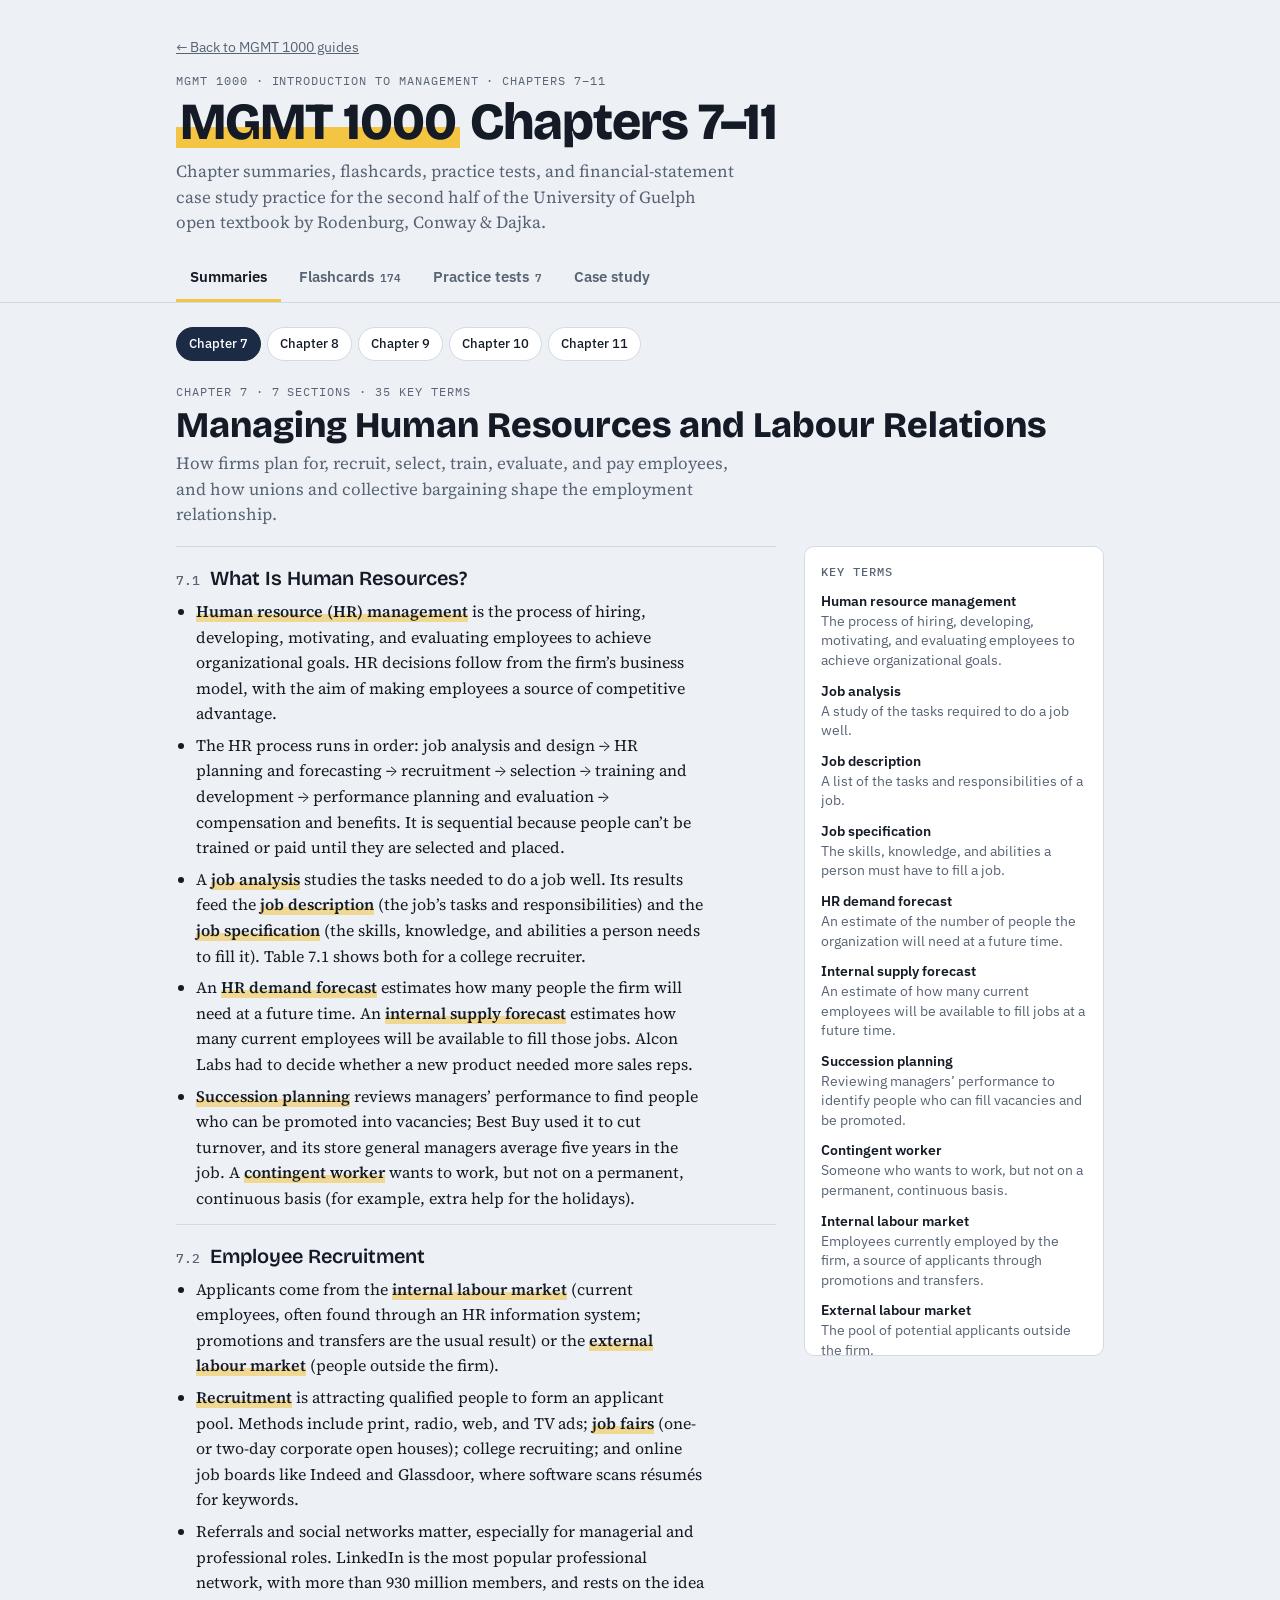
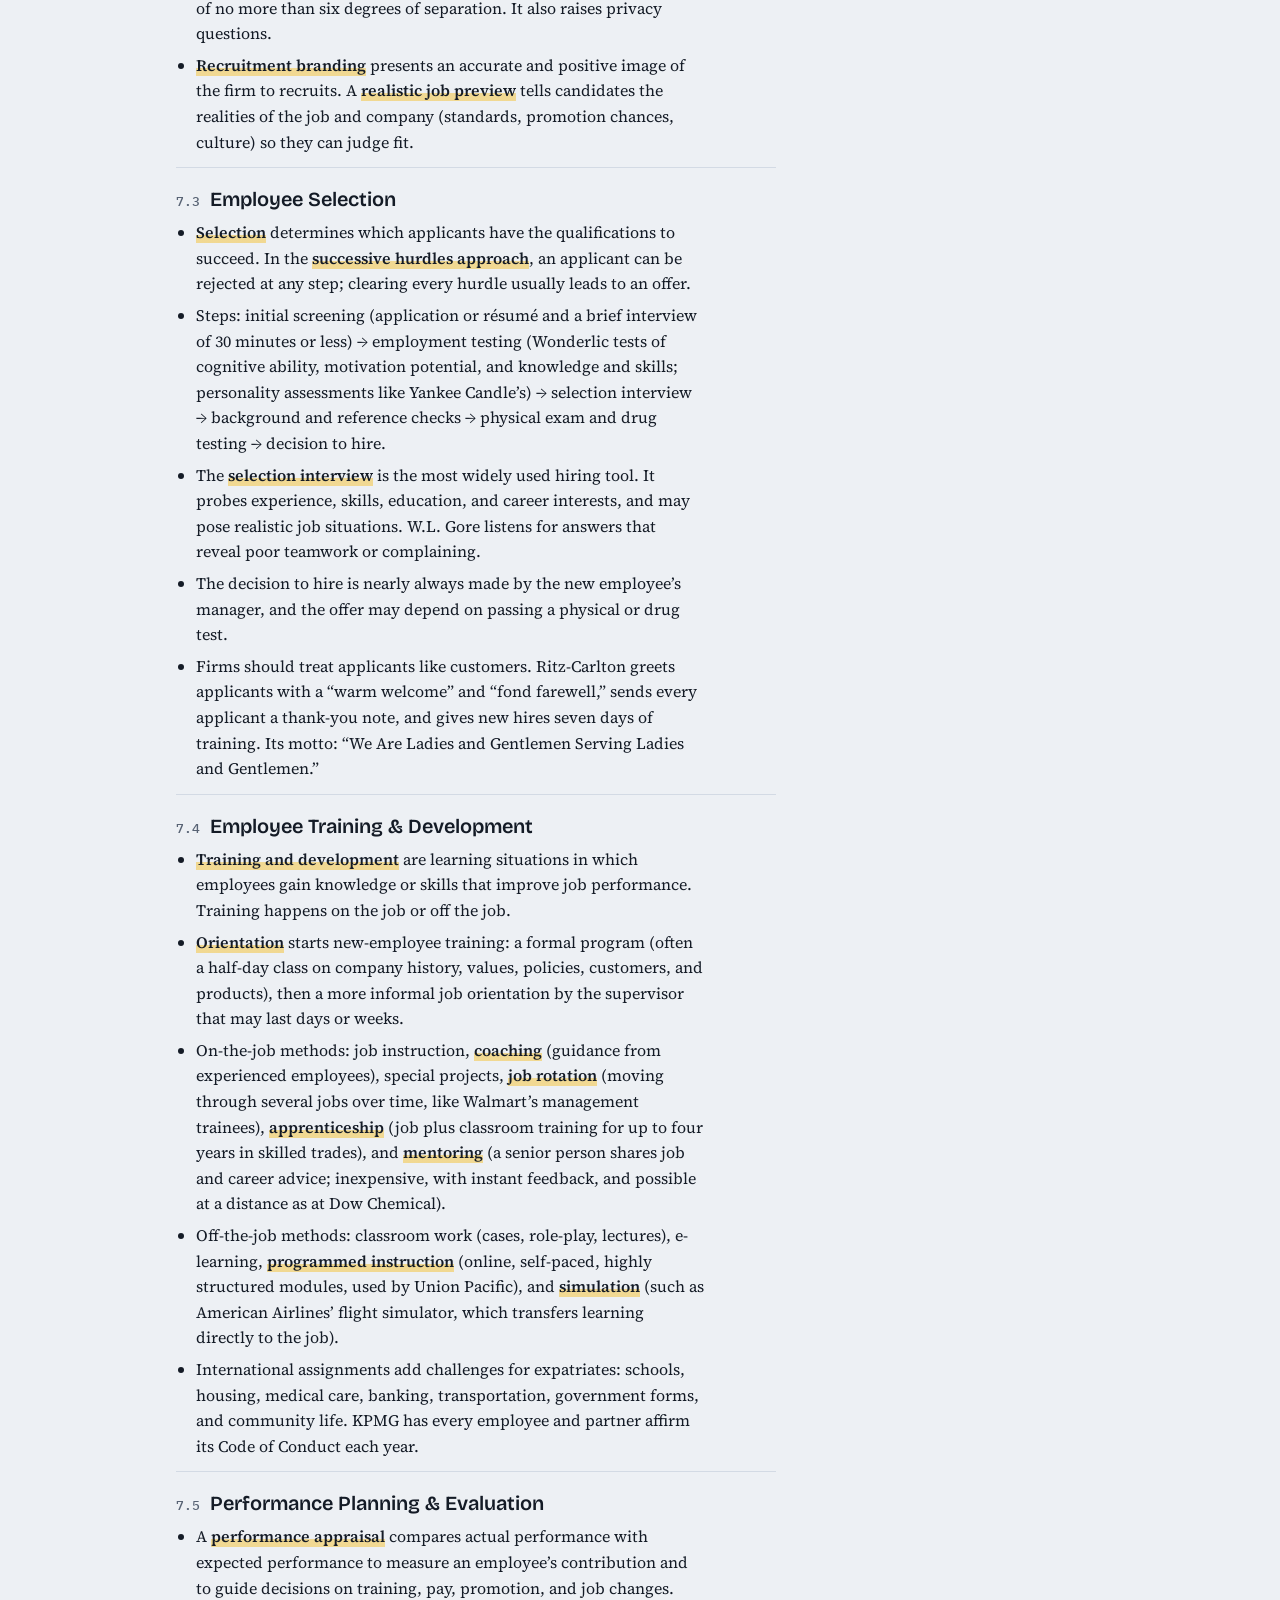
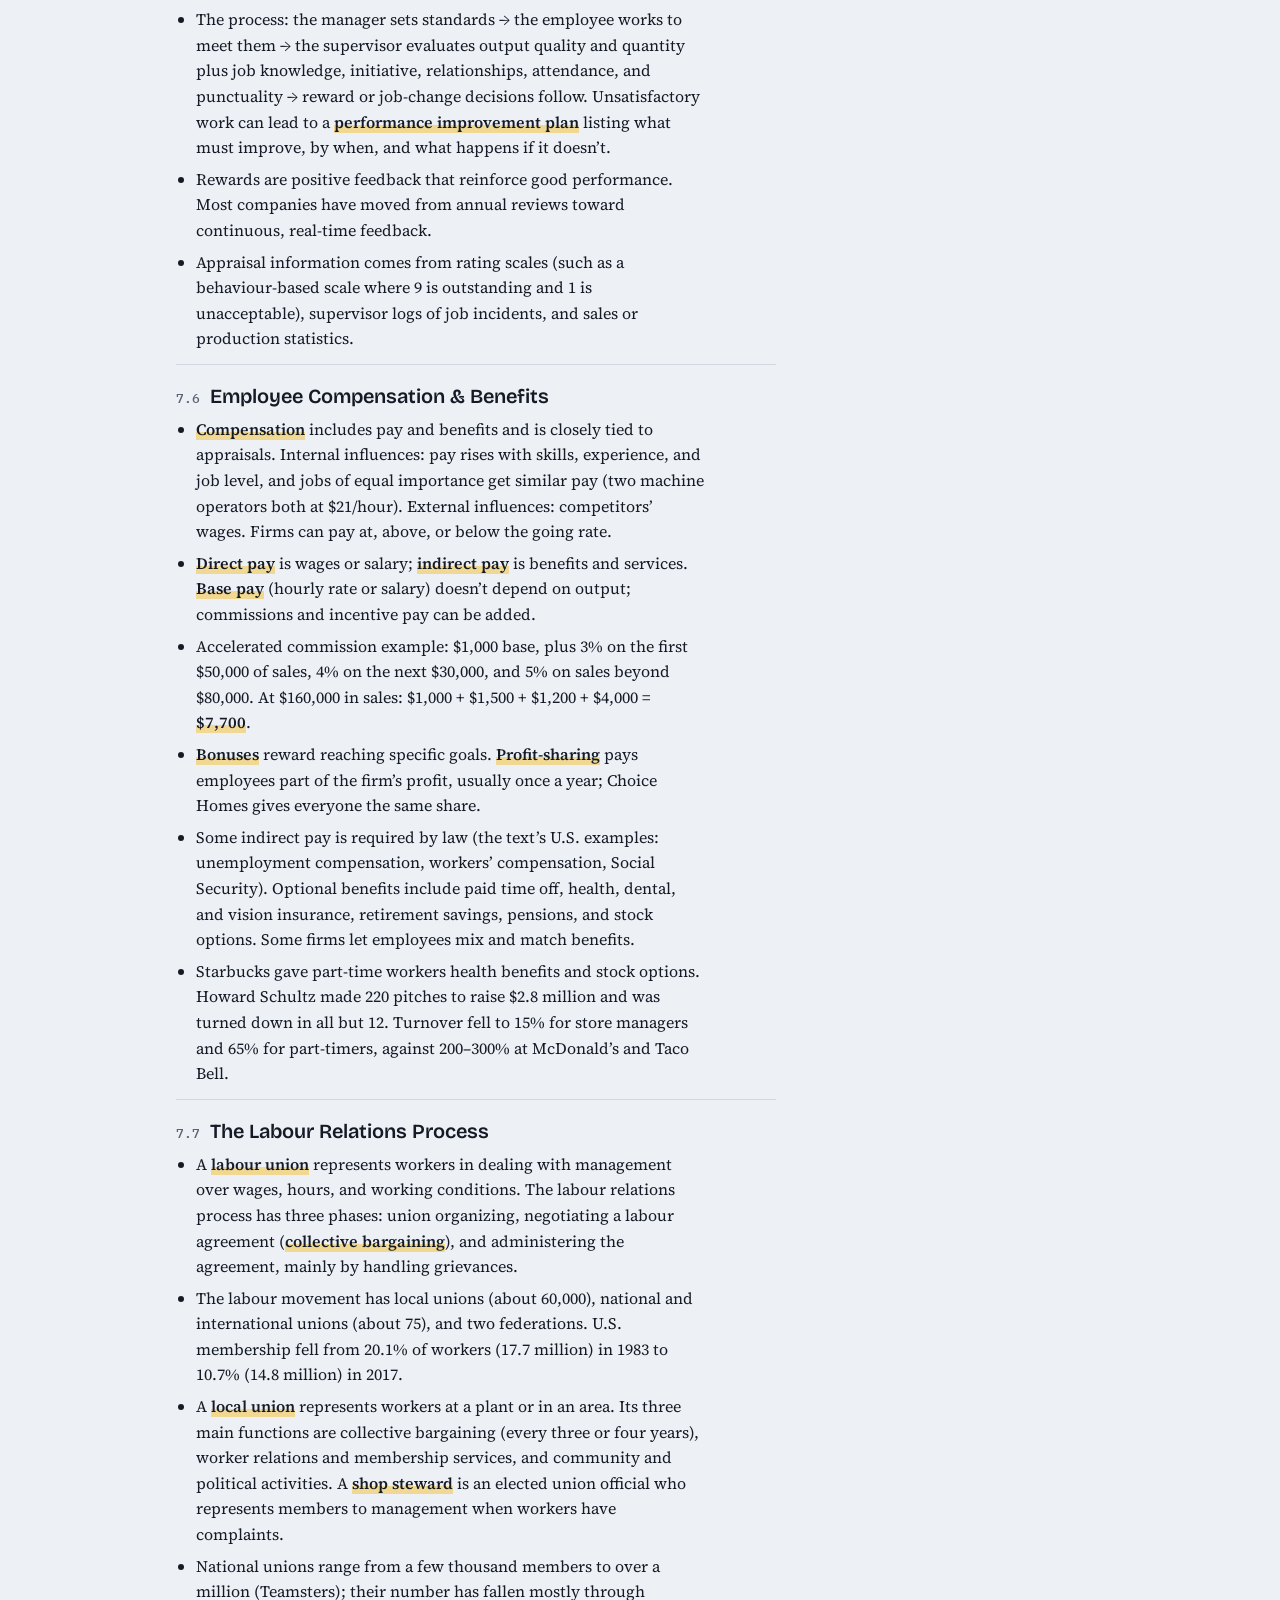
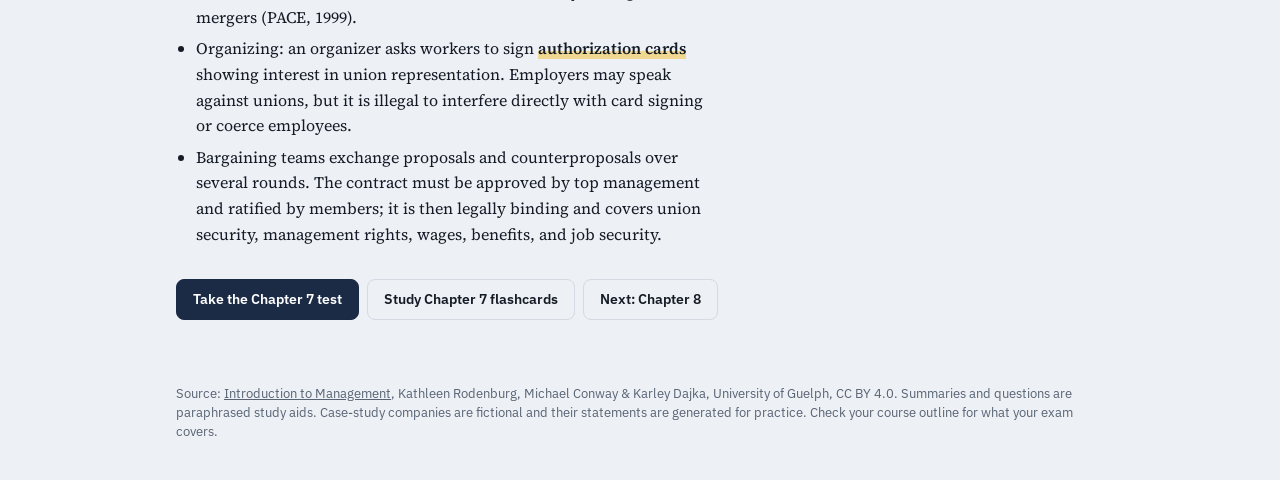
<file: docs/management/mgmt-1000/interactive.html>
<!doctype html><html><head><meta charset=utf8><meta name=viewport content="width=device-width,initial-scale=1,viewport-fit=cover"><style>:root{color-scheme:light;box-sizing:border-box;padding-top:env(safe-area-inset-top,0px);padding-bottom:env(safe-area-inset-bottom,0px)}html{scroll-padding-top:env(safe-area-inset-top,0px)}body{margin:0;padding:0;font:14px -apple-system,BlinkMacSystemFont,sans-serif;background:#fff;color:#000}img{max-width:100%}[hidden]:not([hidden=until-found i]){display:none!important}</style></head><body>
<title>MGMT 1000 Chapters 7–11</title>
<meta name="claude:viewport-fit-sides" content="cover">
<link rel="preconnect" href="https://fonts.googleapis.com">
<link rel="preconnect" href="https://fonts.gstatic.com" crossorigin>
<link rel="stylesheet" href="https://fonts.googleapis.com/css2?family=Bricolage+Grotesque:opsz,wght@12..96,600;12..96,800&family=IBM+Plex+Mono:wght@500&family=IBM+Plex+Sans:wght@400;500;600&family=Source+Serif+4:opsz,wght@8..60,400;8..60,600&display=swap">
<style>
/* Layout: one 960px study column under a sticky tab bar; index-card surfaces, a highlighter-yellow accent for "what to remember" */
:root{
  --bg:#EDF0F4; --surface:#FFFFFF; --surface-2:#F5F7FA; --ink:#141B26; --muted:#586374; --line:#D3DAE4;
  --hl:#F4C542; --hl-ink:#141B26; --btn:#1C2B45; --btn-fg:#FFFFFF; --focus:#2C5BD6;
  --ok:#1B7550; --ok-bg:#E2F2E9; --bad:#AE3828; --bad-bg:#F8E4E0;
  --display:"Bricolage Grotesque","Arial Narrow",system-ui,sans-serif;
  --body:"Source Serif 4",Georgia,"Times New Roman",serif;
  --ui:"IBM Plex Sans",system-ui,-apple-system,"Segoe UI",Roboto,sans-serif;
  --mono:"IBM Plex Mono",ui-monospace,Menlo,Consolas,monospace;
  --r:10px;
}
@media (prefers-color-scheme: dark){:root:not([data-theme="light"]){
  --bg:#0F141B; --surface:#171E28; --surface-2:#1C2430; --ink:#E5EAF1; --muted:#9AA5B5; --line:#2B3544;
  --hl:#E9B835; --hl-ink:#141B26; --btn:#DCE4F0; --btn-fg:#121822; --focus:#7FA2FF;
  --ok:#62C79A; --ok-bg:#15301F; --bad:#F2917F; --bad-bg:#3A1D18; color-scheme:dark}}
:root[data-theme="dark"]{
  --bg:#0F141B; --surface:#171E28; --surface-2:#1C2430; --ink:#E5EAF1; --muted:#9AA5B5; --line:#2B3544;
  --hl:#E9B835; --hl-ink:#141B26; --btn:#DCE4F0; --btn-fg:#121822; --focus:#7FA2FF;
  --ok:#62C79A; --ok-bg:#15301F; --bad:#F2917F; --bad-bg:#3A1D18; color-scheme:dark}

*{box-sizing:border-box}
body{background:var(--bg);color:var(--ink);font-family:var(--ui);font-size:15px;line-height:1.5}
body::before{content:"";position:fixed;inset:0 0 auto;height:env(safe-area-inset-top,0px);z-index:10;background:var(--bg)}
.wrap{max-width:960px;margin:0 auto;padding-left:max(16px,env(safe-area-inset-left,0px));padding-right:max(16px,env(safe-area-inset-right,0px))}
button,select{font:inherit;color:inherit}
:focus-visible{outline:3px solid var(--focus);outline-offset:2px;border-radius:6px}
.mark{background:linear-gradient(transparent 58%,var(--hl) 58%,var(--hl) 92%,transparent 92%);padding:0 .08em}

header.top{padding-block:36px 18px}
.eyebrow{font-family:var(--mono);font-size:12px;letter-spacing:.08em;text-transform:uppercase;color:var(--muted)}
h1{font-family:var(--display);font-weight:800;font-size:clamp(34px,6vw,52px);line-height:1.02;letter-spacing:-.02em;margin:6px 0 10px;text-wrap:balance}
.lede{font-family:var(--body);font-size:17px;color:var(--muted);max-width:62ch;margin:0}

nav.tabs{position:sticky;top:env(safe-area-inset-top,0px);z-index:5;background:var(--bg);border-bottom:1px solid var(--line)}
.tabrow{display:flex;gap:4px;overflow-x:auto}
.tab{appearance:none;border:0;background:none;padding:12px 14px 11px;font-weight:600;font-size:15px;color:var(--muted);cursor:pointer;border-bottom:3px solid transparent;white-space:nowrap}
.tab[aria-selected="true"]{color:var(--ink);border-bottom-color:var(--hl)}
.tab .n{font-family:var(--mono);font-size:11px;color:var(--muted);margin-left:6px}

main{padding-block:24px 64px}
.chips{display:flex;flex-wrap:wrap;gap:6px}
.chip{appearance:none;border:1px solid var(--line);background:var(--surface);border-radius:999px;padding:6px 12px;font-size:13px;font-weight:500;cursor:pointer}
.chip[aria-pressed="true"]{background:var(--btn);color:var(--btn-fg);border-color:var(--btn)}
.btn{appearance:none;border:1px solid var(--btn);background:var(--btn);color:var(--btn-fg);border-radius:8px;padding:9px 16px;font-weight:600;font-size:14px;cursor:pointer}
.btn.ghost{background:transparent;color:var(--ink);border-color:var(--line)}
.btn.ghost:hover{border-color:var(--muted)}
.btn:disabled{opacity:.45;cursor:default}
.row{display:flex;flex-wrap:wrap;gap:8px;align-items:center}

/* Summaries */
.chapter-head{display:grid;gap:6px;margin:22px 0 18px}
.chapter-head .num{font-family:var(--mono);font-size:12px;color:var(--muted);letter-spacing:.08em;text-transform:uppercase}
.chapter-head h2{font-family:var(--display);font-weight:800;font-size:clamp(26px,4.4vw,36px);line-height:1.08;margin:0;text-wrap:balance}
.chapter-head p{font-family:var(--body);font-size:17px;margin:0;max-width:65ch;color:var(--muted)}
.sum-grid{display:grid;grid-template-columns:minmax(0,1fr) 300px;gap:28px;align-items:start}
@media (max-width:820px){.sum-grid{grid-template-columns:minmax(0,1fr)}}
.section{border-top:1px solid var(--line);padding-block:16px 6px}
.section h3{display:flex;gap:10px;align-items:baseline;font-family:var(--display);font-weight:600;font-size:20px;margin:0 0 6px;text-wrap:balance}
.section h3 .sid{font-family:var(--mono);font-size:13px;font-weight:500;color:var(--muted);flex:none}
.section ul{margin:0;padding-left:20px;font-family:var(--body);font-size:16px;line-height:1.6;max-width:66ch}
.section li{margin-bottom:6px}
.section li b{font-weight:600;background:linear-gradient(transparent 62%,color-mix(in srgb,var(--hl) 55%,transparent) 62%)}
aside.terms{background:var(--surface);border:1px solid var(--line);border-radius:var(--r);padding:16px;position:sticky;top:calc(env(safe-area-inset-top,0px) + 64px);max-height:calc(100vh - 90px);overflow:auto}
@media (max-width:820px){aside.terms{position:static;max-height:none}}
aside.terms h4{margin:0 0 10px;font-family:var(--mono);font-weight:500;font-size:12px;letter-spacing:.08em;text-transform:uppercase;color:var(--muted)}
aside.terms dl{margin:0;display:grid;gap:10px}
aside.terms dt{font-weight:600;font-size:14px}
aside.terms dd{margin:0;font-size:13.5px;color:var(--muted);line-height:1.45}
.sum-actions{margin-top:20px}

/* Flashcards */
.fc-tools{display:flex;flex-wrap:wrap;gap:12px;justify-content:space-between;align-items:center;margin-bottom:18px}
.toggle{display:inline-flex;align-items:center;gap:8px;font-size:14px;cursor:pointer;user-select:none}
.toggle input{width:18px;height:18px;accent-color:var(--btn)}
.stage{perspective:1400px;max-width:720px;margin:0 auto}
.card{position:relative;width:100%;min-height:300px;cursor:pointer;transform-style:preserve-3d;transition:transform .45s cubic-bezier(.2,.7,.2,1);border:0;background:none;padding:0;display:block;text-align:center}
.card.flipped{transform:rotateY(180deg)}
.face{position:absolute;inset:0;backface-visibility:hidden;-webkit-backface-visibility:hidden;background:var(--surface);border:1px solid var(--line);border-radius:14px;box-shadow:0 1px 0 var(--line),0 10px 30px -18px rgba(10,20,40,.35);display:flex;flex-direction:column;justify-content:center;align-items:center;padding:36px 28px;gap:12px;overflow:auto}
.face.back{transform:rotateY(180deg)}
.face .lab{position:absolute;top:14px;left:16px;font-family:var(--mono);font-size:11px;letter-spacing:.08em;text-transform:uppercase;color:var(--muted)}
.face .tag{position:absolute;top:14px;right:16px;font-family:var(--mono);font-size:11px;color:var(--muted)}
.face .known{position:absolute;bottom:14px;right:16px;font-size:12px;font-weight:600;color:var(--ok)}
.face .txt-term{font-family:var(--display);font-weight:800;font-size:clamp(26px,5vw,38px);line-height:1.1;text-wrap:balance}
.face .txt-def{font-family:var(--body);font-size:clamp(17px,2.6vw,21px);line-height:1.5;max-width:46ch;text-wrap:pretty}
.face .hint{font-size:12px;color:var(--muted)}
@media (prefers-reduced-motion: reduce){.card{transition:none}}
.fc-nav{display:flex;justify-content:space-between;align-items:center;gap:10px;max-width:720px;margin:16px auto 0;flex-wrap:wrap}
.counter{font-family:var(--mono);font-size:14px;font-variant-numeric:tabular-nums}
.bar{height:4px;background:var(--line);border-radius:4px;max-width:720px;margin:14px auto 0;overflow:hidden}
.bar i{display:block;height:100%;background:var(--hl);width:0;transition:width .25s}
.sort{display:flex;gap:8px;justify-content:center;margin-top:14px;flex-wrap:wrap}
.btn.learn{background:transparent;color:var(--bad);border-color:var(--bad)}
.btn.know{background:transparent;color:var(--ok);border-color:var(--ok)}
.tally{text-align:center;color:var(--muted);font-size:13px;margin-top:10px}
.kbd{font-family:var(--mono);font-size:11px;border:1px solid var(--line);border-radius:4px;padding:1px 5px;background:var(--surface-2)}
.empty{max-width:560px;margin:30px auto;text-align:center;background:var(--surface);border:1px dashed var(--line);border-radius:14px;padding:30px 22px}

/* Tests */
.test-list{display:grid;grid-template-columns:repeat(auto-fill,minmax(250px,1fr));gap:12px}
.tcard{background:var(--surface);border:1px solid var(--line);border-radius:var(--r);padding:16px;display:flex;flex-direction:column;gap:8px}
.tcard h3{margin:0;font-family:var(--display);font-weight:600;font-size:19px;line-height:1.2}
.tcard .meta{font-size:13px;color:var(--muted)}
.tcard .best{font-family:var(--mono);font-size:12px;color:var(--muted)}
.tcard .best b{color:var(--ink);font-weight:500}
.tcard .btn{margin-top:auto;align-self:flex-start}
.group-label{font-family:var(--mono);font-size:12px;letter-spacing:.08em;text-transform:uppercase;color:var(--muted);margin:22px 0 10px}
.group-label:first-child{margin-top:0}
.intro-note{font-family:var(--body);font-size:16px;color:var(--muted);max-width:64ch;margin:0 0 18px}

.test-head{display:flex;flex-wrap:wrap;gap:10px;justify-content:space-between;align-items:flex-end;margin-bottom:8px}
.test-head h2{font-family:var(--display);font-weight:800;font-size:clamp(24px,4vw,32px);margin:0;line-height:1.1}
.qsec{margin-top:26px}
.qsec > h3{font-family:var(--display);font-weight:600;font-size:18px;margin:0 0 4px}
.qsec > p{margin:0 0 12px;color:var(--muted);font-size:13.5px}
.q{background:var(--surface);border:1px solid var(--line);border-radius:var(--r);padding:16px 18px;margin-bottom:10px}
.q .qtop{display:flex;justify-content:space-between;gap:10px;font-family:var(--mono);font-size:11.5px;color:var(--muted);margin-bottom:6px}
.q .stem{font-family:var(--body);font-size:17px;line-height:1.5;margin:0 0 12px}
.q .stem em{font-style:normal;color:var(--muted);font-size:15px;display:block;margin-bottom:4px;font-family:var(--ui)}
.opts{display:grid;gap:8px}
.opts.two{grid-template-columns:1fr 1fr}
.opt{appearance:none;text-align:left;border:1px solid var(--line);background:var(--surface-2);border-radius:8px;padding:10px 12px;cursor:pointer;font-size:14.5px;line-height:1.4;display:flex;gap:10px;align-items:flex-start}
.opt .k{font-family:var(--mono);font-size:12px;color:var(--muted);flex:none;width:16px;padding-top:2px}
.opt:hover{border-color:var(--muted)}
.opt[aria-pressed="true"]{border-color:var(--btn);box-shadow:inset 0 0 0 1px var(--btn);background:var(--surface)}
.opt.is-right{border-color:var(--ok);background:var(--ok-bg);box-shadow:none}
.opt.is-wrong{border-color:var(--bad);background:var(--bad-bg);box-shadow:none}
.graded .opt{cursor:default}
.mrow{display:grid;grid-template-columns:minmax(0,1fr) 230px;gap:12px;align-items:center;padding:10px 0;border-top:1px solid var(--line)}
.mrow:first-of-type{border-top:0}
.mrow .def{font-family:var(--body);font-size:15.5px;line-height:1.45}
.mrow select{width:100%;padding:8px 10px;border-radius:8px;border:1px solid var(--line);background:var(--surface-2)}
.mrow.is-right select{border-color:var(--ok);background:var(--ok-bg)}
.mrow.is-wrong select{border-color:var(--bad);background:var(--bad-bg)}
.mrow .fix{grid-column:1/-1;font-size:13px;color:var(--bad)}
@media (max-width:560px){.mrow{grid-template-columns:minmax(0,1fr)}.opts.two{grid-template-columns:1fr}}
.feedback{margin-top:10px;font-size:14px;line-height:1.5;padding:10px 12px;border-radius:8px;background:var(--surface-2);border-left:3px solid var(--muted)}
.feedback.ok{border-left-color:var(--ok)}
.feedback.bad{border-left-color:var(--bad)}
.feedback b{font-weight:600}
.verdict{font-weight:600}
.verdict.ok{color:var(--ok)}.verdict.bad{color:var(--bad)}

.submitbar{position:sticky;bottom:0;margin-top:18px;background:var(--bg);border-top:1px solid var(--line);padding-block:12px calc(12px + env(safe-area-inset-bottom,0px));display:flex;justify-content:space-between;align-items:center;gap:10px;flex-wrap:wrap}
.submitbar .count{font-family:var(--mono);font-size:13px;font-variant-numeric:tabular-nums;color:var(--muted)}
.warn{font-size:13px;color:var(--bad)}

.result{background:var(--surface);border:1px solid var(--line);border-radius:14px;padding:20px;margin:16px 0 6px;display:grid;grid-template-columns:auto minmax(0,1fr);gap:20px;align-items:center}
@media (max-width:560px){.result{grid-template-columns:minmax(0,1fr)}}
.score{font-family:var(--display);font-weight:800;font-size:56px;line-height:1;font-variant-numeric:tabular-nums}
.score small{font-size:20px;color:var(--muted);font-weight:600}
.result .breakdown{display:flex;flex-wrap:wrap;gap:8px 18px;font-size:14px;color:var(--muted);margin:6px 0 12px}
.result .breakdown b{color:var(--ink);font-variant-numeric:tabular-nums}
.result .msg{font-family:var(--body);font-size:16px;margin:0}
footer.src{font-size:12.5px;color:var(--muted);padding-block:0 40px}
footer.src a{color:inherit}
.tab .sm{display:none}
@media (max-width:480px){.tab{padding:12px 9px 11px;font-size:14px}.tab .n{display:none}.tab .lg{display:none}.tab .sm{display:inline}}
/* Case study */
.case-head{display:flex;flex-wrap:wrap;gap:12px;justify-content:space-between;align-items:flex-end;margin-bottom:16px}
.case-head .ch-text{min-width:0;flex:1 1 360px}
.case-head h2{font-family:var(--display);font-weight:800;font-size:clamp(24px,4vw,32px);margin:4px 0 6px;line-height:1.1;text-wrap:balance}
.case-head .intro-note{margin:0}
.case-grid{display:grid;grid-template-columns:minmax(0,1fr) minmax(0,1fr);gap:20px;align-items:start}
@media (max-width:900px){.case-grid{grid-template-columns:minmax(0,1fr)}}
.stmts{display:grid;gap:12px;position:sticky;top:calc(env(safe-area-inset-top,0px) + 58px);max-height:calc(100vh - 74px);overflow:auto;padding-bottom:6px}
@media (max-width:900px){.stmts{position:static;max-height:none;overflow:visible}}
.stmt{background:var(--surface);border:1px solid var(--line);border-radius:var(--r);padding:14px 16px;overflow-x:auto}
.stmt h3{margin:0;font-family:var(--display);font-weight:600;font-size:18px}
.stmt .stmt-sub{font-size:12.5px;color:var(--muted);margin:2px 0 10px}
.stmt table{width:100%;border-collapse:collapse;font-size:14px;font-variant-numeric:tabular-nums}
.stmt th{font-family:var(--mono);font-weight:500;font-size:12px;color:var(--muted);text-align:right;padding:4px 8px 6px 12px;border-bottom:1px solid var(--line)}
.stmt td{padding:3px 0;vertical-align:bottom}
.stmt td.v{text-align:right;padding:3px 8px 3px 12px;white-space:nowrap;font-family:var(--mono);font-size:13.5px}
.stmt .cur{background:color-mix(in srgb,var(--hl) 13%,transparent)}
.stmt tr.sec td{font-family:var(--mono);font-weight:500;padding-top:12px;font-size:11.5px;letter-spacing:.08em;text-transform:uppercase;color:var(--muted)}
.stmt tr.ind td:first-child{padding-left:14px}
.stmt tr.sub td{font-weight:600}
.stmt tr.sub td.v{border-top:1px solid var(--ink)}
.stmt tr.tot td{font-weight:700}
.stmt tr.tot td.v{border-top:1px solid var(--ink);border-bottom:3px double var(--ink)}
.stmt tr.memo td{color:var(--muted);font-size:13px;padding-top:12px}
details.fsheet{background:var(--surface);border:1px solid var(--line);border-radius:var(--r);padding:10px 16px}
details.fsheet summary{cursor:pointer;font-weight:600}
.fs-note{font-size:13px;color:var(--muted);margin:10px 0 4px}
.fsheet dl{display:grid;grid-template-columns:minmax(0,auto) minmax(0,1fr);gap:6px 14px;margin:4px 0 6px;font-size:14px}
@media (max-width:560px){.fsheet dl{grid-template-columns:minmax(0,1fr)}.fsheet dd{margin-bottom:6px}}
.fsheet dt{font-weight:600}
.fsheet dd{margin:0;font-family:var(--mono);font-size:12.5px;line-height:1.5}
.cqs{min-width:0}
.ans-row{display:flex;align-items:center;gap:8px;flex-wrap:wrap}
.ans-row input{font-family:var(--mono);font-size:16px;width:160px;max-width:100%;padding:8px 10px;border:1px solid var(--line);border-radius:8px;background:var(--surface-2);color:var(--ink);font-variant-numeric:tabular-nums}
.ans-row .unit{font-size:14px;color:var(--muted)}
.cq.is-right input{border-color:var(--ok);background:var(--ok-bg)}
.cq.is-wrong input{border-color:var(--bad);background:var(--bad-bg)}
details.hint{margin-top:10px;font-size:13px;color:var(--muted)}
details.hint summary{cursor:pointer;font-weight:500}
details.hint div{font-family:var(--mono);font-size:12.5px;margin-top:4px}
.work{font-family:var(--mono);font-size:13px;line-height:1.6;margin-top:4px;overflow-wrap:anywhere}
</style>

<header class="top wrap">
  <a href="./" style="display:inline-block;margin-bottom:14px;font-size:14px;color:var(--muted)">&larr; Back to MGMT 1000 guides</a>
  <div class="eyebrow">MGMT 1000 · Introduction to Management · Chapters 7–11</div>
  <h1><span class="mark">MGMT 1000</span> Chapters 7–11</h1>
  <p class="lede">Chapter summaries, flashcards, practice tests, and financial-statement case study practice for the second half of the University of Guelph open textbook by Rodenburg, Conway &amp; Dajka.</p>
</header>

<nav class="tabs" aria-label="Study modes">
  <div class="wrap tabrow" role="tablist">
    <button class="tab" role="tab" id="tab-summaries" data-tab="summaries" aria-controls="panel-summaries">Summaries</button>
    <button class="tab" role="tab" id="tab-flashcards" data-tab="flashcards" aria-controls="panel-flashcards">Flashcards<span class="n" id="fc-total"></span></button>
    <button class="tab" role="tab" id="tab-tests" data-tab="tests" aria-controls="panel-tests"><span class="lg">Practice t</span><span class="sm">T</span>ests<span class="n">7</span></button>
    <button class="tab" role="tab" id="tab-case" data-tab="case" aria-controls="panel-case">Case study</button>
  </div>
</nav>

<main class="wrap">
  <section id="panel-summaries" role="tabpanel" aria-labelledby="tab-summaries">
    <div class="chips" id="sum-chips" aria-label="Choose a chapter"></div>
    <div id="sum-body"></div>
  </section>

  <section id="panel-flashcards" role="tabpanel" aria-labelledby="tab-flashcards" hidden>
    <div class="fc-tools">
      <div class="chips" id="fc-chips" aria-label="Choose cards"></div>
      <div class="row">
        <label class="toggle"><input type="checkbox" id="fc-deffirst"> Definition first</label>
        <label class="toggle"><input type="checkbox" id="fc-learning"> Still learning only</label>
      </div>
    </div>
    <div id="fc-area"></div>
  </section>

  <section id="panel-tests" role="tabpanel" aria-labelledby="tab-tests" hidden>
    <div id="test-area"></div>
  </section>

  <section id="panel-case" role="tabpanel" aria-labelledby="tab-case" hidden>
    <div id="case-area"></div>
  </section>
</main>

<footer class="src wrap">
  Source: <a href="https://books.lib.uoguelph.ca/mgmt1000/" target="_blank" rel="noopener">Introduction to Management</a>, Kathleen Rodenburg, Michael Conway &amp; Karley Dajka, University of Guelph, CC BY 4.0. Summaries and questions are paraphrased study aids. Case-study companies are fictional and their statements are generated for practice. Check your course outline for what your exam covers.
</footer>

<script>
const CH = [];
CH.push({n:7, title:"Managing Human Resources and Labour Relations",
 overview:"How firms plan for, recruit, select, train, evaluate, and pay employees, and how unions and collective bargaining shape the employment relationship.",
 sections:[
  ["7.1","What Is Human Resources?",[
   "<b>Human resource (HR) management</b> is the process of hiring, developing, motivating, and evaluating employees to achieve organizational goals. HR decisions follow from the firm’s business model, with the aim of making employees a source of competitive advantage.",
   "The HR process runs in order: job analysis and design → HR planning and forecasting → recruitment → selection → training and development → performance planning and evaluation → compensation and benefits. It is sequential because people can’t be trained or paid until they are selected and placed.",
   "A <b>job analysis</b> studies the tasks needed to do a job well. Its results feed the <b>job description</b> (the job’s tasks and responsibilities) and the <b>job specification</b> (the skills, knowledge, and abilities a person needs to fill it). Table 7.1 shows both for a college recruiter.",
   "An <b>HR demand forecast</b> estimates how many people the firm will need at a future time. An <b>internal supply forecast</b> estimates how many current employees will be available to fill those jobs. Alcon Labs had to decide whether a new product needed more sales reps.",
   "<b>Succession planning</b> reviews managers’ performance to find people who can be promoted into vacancies; Best Buy used it to cut turnover, and its store general managers average five years in the job. A <b>contingent worker</b> wants to work, but not on a permanent, continuous basis (for example, extra help for the holidays)."]],
  ["7.2","Employee Recruitment",[
   "Applicants come from the <b>internal labour market</b> (current employees, often found through an HR information system; promotions and transfers are the usual result) or the <b>external labour market</b> (people outside the firm).",
   "<b>Recruitment</b> is attracting qualified people to form an applicant pool. Methods include print, radio, web, and TV ads; <b>job fairs</b> (one- or two-day corporate open houses); college recruiting; and online job boards like Indeed and Glassdoor, where software scans résumés for keywords.",
   "Referrals and social networks matter, especially for managerial and professional roles. LinkedIn is the most popular professional network, with more than 930 million members, and rests on the idea of no more than six degrees of separation. It also raises privacy questions.",
   "<b>Recruitment branding</b> presents an accurate and positive image of the firm to recruits. A <b>realistic job preview</b> tells candidates the realities of the job and company (standards, promotion chances, culture) so they can judge fit."]],
  ["7.3","Employee Selection",[
   "<b>Selection</b> determines which applicants have the qualifications to succeed. In the <b>successive hurdles approach</b>, an applicant can be rejected at any step; clearing every hurdle usually leads to an offer.",
   "Steps: initial screening (application or résumé and a brief interview of 30 minutes or less) → employment testing (Wonderlic tests of cognitive ability, motivation potential, and knowledge and skills; personality assessments like Yankee Candle’s) → selection interview → background and reference checks → physical exam and drug testing → decision to hire.",
   "The <b>selection interview</b> is the most widely used hiring tool. It probes experience, skills, education, and career interests, and may pose realistic job situations. W.L. Gore listens for answers that reveal poor teamwork or complaining.",
   "The decision to hire is nearly always made by the new employee’s manager, and the offer may depend on passing a physical or drug test.",
   "Firms should treat applicants like customers. Ritz-Carlton greets applicants with a “warm welcome” and “fond farewell,” sends every applicant a thank-you note, and gives new hires seven days of training. Its motto: “We Are Ladies and Gentlemen Serving Ladies and Gentlemen.”"]],
  ["7.4","Employee Training & Development",[
   "<b>Training and development</b> are learning situations in which employees gain knowledge or skills that improve job performance. Training happens on the job or off the job.",
   "<b>Orientation</b> starts new-employee training: a formal program (often a half-day class on company history, values, policies, customers, and products), then a more informal job orientation by the supervisor that may last days or weeks.",
   "On-the-job methods: job instruction, <b>coaching</b> (guidance from experienced employees), special projects, <b>job rotation</b> (moving through several jobs over time, like Walmart’s management trainees), <b>apprenticeship</b> (job plus classroom training for up to four years in skilled trades), and <b>mentoring</b> (a senior person shares job and career advice; inexpensive, with instant feedback, and possible at a distance as at Dow Chemical).",
   "Off-the-job methods: classroom work (cases, role-play, lectures), e-learning, <b>programmed instruction</b> (online, self-paced, highly structured modules, used by Union Pacific), and <b>simulation</b> (such as American Airlines’ flight simulator, which transfers learning directly to the job).",
   "International assignments add challenges for expatriates: schools, housing, medical care, banking, transportation, government forms, and community life. KPMG has every employee and partner affirm its Code of Conduct each year."]],
  ["7.5","Performance Planning & Evaluation",[
   "A <b>performance appraisal</b> compares actual performance with expected performance to measure an employee’s contribution and to guide decisions on training, pay, promotion, and job changes.",
   "The process: the manager sets standards → the employee works to meet them → the supervisor evaluates output quality and quantity plus job knowledge, initiative, relationships, attendance, and punctuality → reward or job-change decisions follow. Unsatisfactory work can lead to a <b>performance improvement plan</b> listing what must improve, by when, and what happens if it doesn’t.",
   "Rewards are positive feedback that reinforce good performance. Most companies have moved from annual reviews toward continuous, real-time feedback.",
   "Appraisal information comes from rating scales (such as a behaviour-based scale where 9 is outstanding and 1 is unacceptable), supervisor logs of job incidents, and sales or production statistics."]],
  ["7.6","Employee Compensation & Benefits",[
   "<b>Compensation</b> includes pay and benefits and is closely tied to appraisals. Internal influences: pay rises with skills, experience, and job level, and jobs of equal importance get similar pay (two machine operators both at $21/hour). External influences: competitors’ wages. Firms can pay at, above, or below the going rate.",
   "<b>Direct pay</b> is wages or salary; <b>indirect pay</b> is benefits and services. <b>Base pay</b> (hourly rate or salary) doesn’t depend on output; commissions and incentive pay can be added.",
   "Accelerated commission example: $1,000 base, plus 3% on the first $50,000 of sales, 4% on the next $30,000, and 5% on sales beyond $80,000. At $160,000 in sales: $1,000 + $1,500 + $1,200 + $4,000 = <b>$7,700</b>.",
   "<b>Bonuses</b> reward reaching specific goals. <b>Profit-sharing</b> pays employees part of the firm’s profit, usually once a year; Choice Homes gives everyone the same share.",
   "Some indirect pay is required by law (the text’s U.S. examples: unemployment compensation, workers’ compensation, Social Security). Optional benefits include paid time off, health, dental, and vision insurance, retirement savings, pensions, and stock options. Some firms let employees mix and match benefits.",
   "Starbucks gave part-time workers health benefits and stock options. Howard Schultz made 220 pitches to raise $2.8 million and was turned down in all but 12. Turnover fell to 15% for store managers and 65% for part-timers, against 200–300% at McDonald’s and Taco Bell."]],
  ["7.7","The Labour Relations Process",[
   "A <b>labour union</b> represents workers in dealing with management over wages, hours, and working conditions. The labour relations process has three phases: union organizing, negotiating a labour agreement (<b>collective bargaining</b>), and administering the agreement, mainly by handling grievances.",
   "The labour movement has local unions (about 60,000), national and international unions (about 75), and two federations. U.S. membership fell from 20.1% of workers (17.7 million) in 1983 to 10.7% (14.8 million) in 2017.",
   "A <b>local union</b> represents workers at a plant or in an area. Its three main functions are collective bargaining (every three or four years), worker relations and membership services, and community and political activities. A <b>shop steward</b> is an elected union official who represents members to management when workers have complaints.",
   "National unions range from a few thousand members to over a million (Teamsters); their number has fallen mostly through mergers (PACE, 1999).",
   "Organizing: an organizer asks workers to sign <b>authorization cards</b> showing interest in union representation. Employers may speak against unions, but it is illegal to interfere directly with card signing or coerce employees.",
   "Bargaining teams exchange proposals and counterproposals over several rounds. The contract must be approved by top management and ratified by members; it is then legally binding and covers union security, management rights, wages, benefits, and job security."]]
 ],
 terms:[
  ["Human resource management","The process of hiring, developing, motivating, and evaluating employees to achieve organizational goals."],
  ["Job analysis","A study of the tasks required to do a job well."],
  ["Job description","A list of the tasks and responsibilities of a job."],
  ["Job specification","The skills, knowledge, and abilities a person must have to fill a job."],
  ["HR demand forecast","An estimate of the number of people the organization will need at a future time."],
  ["Internal supply forecast","An estimate of how many current employees will be available to fill jobs at a future time."],
  ["Succession planning","Reviewing managers’ performance to identify people who can fill vacancies and be promoted."],
  ["Contingent worker","Someone who wants to work, but not on a permanent, continuous basis."],
  ["Internal labour market","Employees currently employed by the firm, a source of applicants through promotions and transfers."],
  ["External labour market","The pool of potential applicants outside the firm."],
  ["Recruitment","The process of attracting qualified people to form an applicant pool."],
  ["Job fair","A one- or two-day event where applicants learn about job openings, tour the firm, and are encouraged to apply."],
  ["Recruitment branding","Presenting an accurate and positive image of the firm to those being recruited."],
  ["Realistic job preview","Information that tells candidates the realities of the job and the firm so they can judge it accurately."],
  ["Selection","Determining which applicants have the qualifications needed to succeed on the job."],
  ["Successive hurdles approach","A selection process in which an applicant can be rejected at any step and must clear every step to get an offer."],
  ["Selection interview","An in-depth discussion of an applicant’s experience, skills, education, and career interests; the most widely used hiring tool."],
  ["Training and development","Learning situations in which employees gain knowledge or skills to improve job performance."],
  ["Orientation","Getting a new employee ready to perform, through a formal company program and a job briefing from the supervisor."],
  ["Coaching","Guidance given to new employees by experienced ones."],
  ["Job rotation","Reassigning workers to several different jobs over time."],
  ["Apprenticeship","On-the-job instruction combined with classroom training, lasting up to four years, common in the skilled trades."],
  ["Mentoring","A senior manager or experienced employee giving job- and career-related information to a mentee."],
  ["Programmed instruction","An online, self-paced, highly structured training method that presents concepts and problems in modules."],
  ["Simulation","Training on a scaled-down or mock version of the real task, such as a flight simulator."],
  ["Performance appraisal","Comparing actual with expected performance to judge an employee’s contribution and guide pay, training, and promotion decisions."],
  ["Performance improvement plan","A plan listing the behaviours to improve, the milestones and time frame, and what happens if performance doesn’t improve."],
  ["Direct pay","The wage or salary an employee receives."],
  ["Indirect pay","Employee benefits and services, such as pensions, health insurance, and vacation time."],
  ["Base pay","An hourly rate or salary received regardless of output level."],
  ["Profit-sharing plan","A plan that pays employees a portion of the firm’s profit, usually once a year."],
  ["Labour union","An organization that represents workers in dealing with management over wages, hours, and working conditions."],
  ["Collective bargaining","Negotiating a labour agreement on pay and working arrangements acceptable to both union and management."],
  ["Shop steward","An elected union official who represents members to management when workers have complaints."],
  ["Authorization cards","Cards workers sign to show they want a union to represent them."]
 ],
 mc:[
  ["Which list puts the first four steps of the HR process in the correct order?","Job analysis and design, HR planning, recruitment, selection",["Recruitment, job analysis, selection, HR planning","Selection, recruitment, training, job analysis","HR planning, selection, recruitment, job analysis"],"The process is sequential: you can’t recruit before you know what jobs you need, or train before you select."],
  ["A document listing the tasks and responsibilities of a job is a:","Job description",["Job specification","Job analysis","Performance appraisal"],"The job specification lists the skills and qualifications a person needs instead."],
  ["“Bachelor’s degree in HR, two years’ experience, proficient in Excel” belongs in the:","Job specification",["Job description","Realistic job preview","Performance improvement plan"],"Qualifications a person must have go in the job specification."],
  ["Estimating how many current employees will be available to fill jobs next year is a(n):","Internal supply forecast",["HR demand forecast","Job analysis","Succession plan"],"The demand forecast estimates how many people will be needed in total."],
  ["Best Buy reviews managers’ performance to identify who can be promoted into vacancies. This is:","Succession planning",["Job rotation","Recruitment branding","Collective bargaining"],"Succession planning prepares people to fill future vacancies."],
  ["A store hires an experienced contractor only for the holiday season. That person is a:","Contingent worker",["Shop steward","Mentor","Apprentice"],"Contingent workers want to work, but not on a permanent, continuous basis."],
  ["Promotions and job transfers are the most common results of:","Internal recruiting",["External recruiting","College recruiting","Job fairs"],"They draw on the internal labour market."],
  ["Recruitment branding means:","Presenting an accurate and positive image of the firm to recruits",["Putting the company logo on job ads","Recruiting only from rival brands","Paying recruiters a commission per hire"],"It often includes a realistic job preview."],
  ["In the successive hurdles approach to selection:","An applicant can be rejected at any step, and clearing all steps usually leads to an offer",["Every applicant gets an interview","Only the final interview matters","Applicants choose which steps to complete"],"Each step is a hurdle the applicant must clear."],
  ["What is the most widely used tool for making hiring decisions?","The selection interview",["Drug testing","Reference checks","Wonderlic tests"],"It assesses experience, skills, communication, and motivation in depth."],
  ["Wonderlic pre-employment tests assess:","Cognitive ability, motivation potential, and knowledge and skills",["Only typing speed","Credit history and legal record","Physical fitness"],"The suite can be used for each phase of hiring."],
  ["Who nearly always makes the final decision to hire?","The manager the new employee will report to",["The HR department","The CEO","The union steward"],"The offer may still depend on a physical exam or drug test."],
  ["Walmart management trainees spend time in merchandising, customer service, credit, and HR. This is:","Job rotation",["Apprenticeship","Programmed instruction","Simulation"],"Job rotation reassigns workers to several jobs over time."],
  ["Training that combines on-the-job instruction and classroom work for up to four years in the skilled trades is:","An apprenticeship",["Mentoring","Orientation","Coaching"],"Carpentry, plumbing, and electrical work commonly use apprenticeships."],
  ["American Airlines pilots practise hazardous manoeuvres in a mock cockpit. This is:","Simulation",["Job rotation","Mentoring","Programmed instruction"],"Simulation allows a direct transfer of learning to the job without risk."],
  ["Union Pacific’s self-paced, highly structured online training modules are an example of:","Programmed instruction",["Apprenticeship","Coaching","A job fair"],"It suits a workforce spread across a large area and saves travel costs."],
  ["An employee whose work is unsatisfactory may be placed on a:","Performance improvement plan",["Profit-sharing plan","Succession plan","Realistic job preview"],"It sets out what must improve, by when, and the consequences."],
  ["A salesperson earns $1,000 base pay plus 3% on the first $50,000 of sales, 4% on the next $30,000, and 5% on sales above $80,000. What is the pay on $160,000 of sales?","$7,700",["$6,700","$8,000","$9,000"],"$1,000 + $1,500 (3% × 50,000) + $1,200 (4% × 30,000) + $4,000 (5% × 80,000) = $7,700."],
  ["Pensions, health insurance, and vacation time are examples of:","Indirect pay",["Direct pay","Base pay","Commission"],"Direct pay is the wage or salary itself."],
  ["Which is NOT one of the three phases of the labour relations process?","Recruiting union leaders from management",["Union organizing","Negotiating the labour agreement","Administering the agreement"],"Administering the agreement is mostly handling grievances."],
  ["An elected union official who represents members to management when workers have complaints is a:","Shop steward",["Mentor","Broker","Contingent worker"],"For most members, local officials like stewards are their main union contact."],
  ["Before a negotiated union contract becomes legally binding, it must be:","Approved by top management and ratified by union members",["Signed by the federal government","Approved by a job fair","Reviewed by competitors"],"Once both sides approve, it covers wages, benefits, job security, and more."],
  ["During a union organizing campaign, it is illegal for an employer to:","Directly interfere with card signing or coerce employees",["Speak out against unions in letters","Hold employee assemblies","Put up posters about its position"],"Employers commonly resist, but they can’t interfere directly or coerce."],
  ["Investors doubted Howard Schultz’s plan to give part-time Starbucks staff benefits. What happened?","Turnover dropped well below rivals’ levels",["Starbucks went bankrupt","Part-timers declined the benefits","Turnover rose to 300%"],"Part-time turnover was 65%, versus 200–300% at McDonald’s and Taco Bell."]
 ],
 tf:[
  ["The HR process is sequential because employees can’t be trained or paid until they are selected.",true,"Each step depends on the one before."],
  ["A job specification lists a job’s tasks and responsibilities.",false,"That’s the job description; the specification lists required skills and abilities."],
  ["The external labour market consists of the firm’s current employees.",false,"Current employees make up the internal labour market."],
  ["LinkedIn is based on the idea that any two people are linked by no more than six degrees of separation.",true,"It has more than 930 million members."],
  ["The initial screening interview is usually 30 minutes or less.",true,"It follows the application form or résumé."],
  ["The decision to hire is usually made by the HR department.",false,"It is nearly always made by the new employee’s manager."],
  ["Mentoring is expensive and gives slow feedback.",false,"It’s inexpensive and gives instantaneous feedback."],
  ["Most companies have moved away from annual-only reviews toward continuous, real-time feedback.",true,"This speeds up skill development."],
  ["On the textbook’s behaviour-based rating scale, a 1 means outstanding performance.",false,"9 is outstanding; 1 is very poor to unacceptable."],
  ["Jobs of equal importance to the firm are usually paid at similar rates.",true,"The text’s example is two machine operators both paid $21 an hour."],
  ["Profit-sharing is usually paid once a year.",true,"It’s based on annual company financial performance."],
  ["U.S. union membership fell from 20.1% of workers in 1983 to 10.7% in 2017.",true,"Membership is now about half what it once was."],
  ["Collective bargaining typically happens every year.",false,"It takes place every three or four years."],
  ["Ritz-Carlton employees go through seven days of training before working in a hotel.",true,"Two of those days focus on the company’s values and philosophy."],
  ["A realistic job preview shows only the most attractive parts of a job.",false,"It informs candidates of the organizational realities so they can evaluate the job accurately."]
 ]});

CH.push({n:8, title:"Operations Management",
 overview:"How manufacturers and service firms turn inputs into outputs: types of production, technology, capacity and location planning, scheduling with Gantt and PERT charts, and total quality management.",
 sections:[
  ["8.1","Defining Operations Management",[
   "Every firm must find the most efficient and effective way to produce its goods or services. Customers expect high quality, reasonable prices, and timely delivery, so manufacturers automate, improve processes, focus on quality control, and work closely with suppliers. Service firms use tools like mobile banking and online courses.",
   "Operations management creates four types of <b>utility</b> for customers: <b>time</b> (available when needed), <b>place</b> (convenient location), <b>ownership or possession</b> (the benefit of owning it), and <b>form</b> (raw materials transformed into a finished good)."]],
  ["8.2","Manufacturing Process",[
   "<b>Operations management</b> covers all the activities that transform a product idea into a finished product, including planning and controlling the systems that produce goods and services. The upper-level manager who directs this is the <b>operations manager</b>.",
   "The transformation process turns inputs (materials, labour, money, information) into outputs (goods and services).",
   "<b>Due diligence</b> is the action directors or managers take to make sure potential risks and errors are mitigated.",
   "Manufacturers must keep improving efficiency: focus on quality, hold down material and labour costs, and eliminate costs that add no value to the finished product."]],
  ["8.3","Service Processes",[
   "Canada has shifted from goods to services. About 10% of Canadian workers were in manufacturing in 2017, down from 30% in 1950, and services account for about 80% of jobs.",
   "Three differences between manufacturing and services: <b>intangibility</b> (services can’t be touched), <b>customization</b> (goods are mostly standardized; services are often tailored, like a haircut), and <b>customer contact</b> (many services are bought and consumed at the same time).",
   "Burger King operates in 100 countries, serves over 11 million customers a day, and bought Tim Hortons in December 2014 for $12 billion, becoming the third-largest fast-food chain. It moved its headquarters to Canada to lower its corporate taxes."]],
  ["8.4","Types of Operation Processes",[
   "<b>Make-to-order</b>: goods are customized to each buyer’s specifications; low volume, high variety, and longer cycles (print and sign shops).",
   "<b>Mass production</b> (make-to-stock): high volumes of identical goods made in advance based on forecasts and held in inventory. Cycles are shorter, and it benefits from <b>economies of scale</b>, the lower cost per unit that comes from producing more units.",
   "<b>Mass customization</b> combines customization with mass-production efficiency, often by mass-producing up to a cut-off point and then customizing (NikeiD, Levi’s online fitting, custom M&amp;M’s). It doesn’t suit everything; few people want custom detergent.",
   "<b>Just-in-time (JIT)</b> production has materials arrive just as they are needed, cutting inventory holding costs. It requires close communication and cooperation with suppliers. Print-on-demand textbooks are an example.",
   "<b>Computer-aided design (CAD)</b> lets engineers design and test digitally; PowerSki made 400+ design changes this way. <b>Computer-aided manufacturing (CAM)</b> determines the production steps and instructs the machines, much like a 3-D printer. <b>Computer-integrated manufacturing (CIM)</b> extends CAD/CAM to order entry, inventory, warehousing, and shipping, and controls industrial robots."]],
  ["8.5","Operations Planning & Control",[
   "<b>Capacity</b> is the maximum a facility can produce in a given time under normal conditions. Too little capacity loses sales and customers; too much wastes resources and inflates costs. <b>Continuous review</b> of processes helps keep them balanced.",
   "Services can’t be inventoried (no stored haircuts or roller-coaster rides), so they must build capacity to serve customers as demanded, considering how many customers come, when, how long each takes, and external factors like weather.",
   "<b>Material requirements planning (MRP)</b> software turns the sales forecast into a <b>master production schedule</b>, then uses each item’s <b>bill of materials</b> (its list of parts) and ordering lead times to work out what parts to order and when.",
   "Location factors: availability and cost of inputs (shipping can be up to 25% of a manufacturer’s total cost, so firms with bulky materials locate near suppliers; labour cost and unionization matter), marketing factors (nearness to customers), the existing manufacturing environment, local incentives such as tax breaks (Amazon’s HQ2 in Arlington, Virginia), and international options (lower labour costs, closer to new markets).",
   "Facility layout: the three main types are process, product, and fixed-position. Service layouts focus on customer behaviour. As prime land rose from $100,000 to over $1 million an acre, Burger King shrank restaurants from 4,000 to as little as 1,000 square feet (fewer seats, paper wrappers instead of boxes), opening up airports, food courts, and schools."]],
  ["8.6","Operations Scheduling",[
   "A <b>Gantt chart</b> is a simple graphical tool that shows a project’s status over time. It works best when the process is fairly simple and activities aren’t interrelated. In the Toronto Teddy Bear example, clothes and accessories are done by day 6, but sewing and stuffing don’t finish until the end of day 8.",
   "A <b>PERT chart</b> (Program Evaluation and Review Technique) diagrams the activities, the time each takes, and the most efficient sequence. It identifies the <b>critical path</b>: the sequence of activities that takes the most time.",
   "For one hiker bear, the critical path is cutting → stuffing → dressing → packaging → shipping, which takes 65 minutes. Only saving time on the critical path finishes the job sooner; speeding up other paths just makes parts wait."]],
  ["8.7","Total Quality Management",[
   "<b>Total quality management (TQM)</b>, or quality assurance, covers every step a company takes to make sure its goods or services meet customers’ needs. It rests on three principles: customer satisfaction, employee involvement, and continuous improvement.",
   "Customer satisfaction: customers define quality, and firms track satisfaction with surveys over time.",
   "Employee involvement: quality is everyone’s job, not just the quality control department’s. Employees are trained to spot and fix problems, often in <b>quality circles</b>, teams of people doing similar jobs who identify problems and propose solutions.",
   "<b>Continuous improvement</b> is a commitment to constantly improving the design, production, and delivery of goods and services."]]
 ],
 terms:[
  ["Operations management","All the activities involved in transforming a product idea into a finished product, including planning and controlling production systems."],
  ["Operations manager","The upper-level manager who directs the transformation of inputs into outputs."],
  ["Due diligence","Actions taken by directors or managers to ensure potential risks and errors are mitigated."],
  ["Time utility","Making a product or service available when the customer wants it."],
  ["Place utility","Making a product or service available in a convenient location."],
  ["Ownership (possession) utility","The benefit customers get from owning a product."],
  ["Form utility","The value created by transforming raw materials into a finished good."],
  ["Make-to-order","Producing low-volume, high-variety goods to each customer’s specifications."],
  ["Mass production","Producing high volumes of identical goods in advance of demand and holding them in inventory; also called make-to-stock."],
  ["Economies of scale","The lower cost per unit that results from producing a larger total number of units."],
  ["Mass customization","Combining the advantages of customized products with the efficiency of mass production."],
  ["Just-in-time (JIT) production","Arranging for materials to arrive just in time to enter production, cutting inventory holding costs."],
  ["Computer-aided design (CAD)","Software for designing and digitally testing a product before building a prototype."],
  ["Computer-aided manufacturing (CAM)","Software that determines the steps to produce a component and instructs the machines that do the work."],
  ["Computer-integrated manufacturing (CIM)","Systems that integrate design and production with order entry, inventory, warehousing, and shipping."],
  ["Industrial robots","Computer-controlled machines that perform repetitive tasks that are hard or dangerous for people."],
  ["Capacity","The maximum number of goods a facility can produce over a given time under normal working conditions."],
  ["Continuous review","Routinely reviewing processes to find improvements that increase efficiency."],
  ["Material requirements planning (MRP)","Software that uses sales forecasts and lead times to calculate how many of each part are needed and when to order them."],
  ["Master production schedule","The detailed production plan created from the sales forecast, which MRP expands into parts needs."],
  ["Bill of materials","A list of the parts that make up a finished product."],
  ["Gantt chart","A graphical tool showing the scheduled timing and status of a project’s activities."],
  ["PERT chart","A diagram of a process’s activities, their times, and the most efficient sequence."],
  ["Critical path","The sequence of activities in a process that takes the greatest amount of time."],
  ["Total quality management (TQM)","All the steps a company takes to make sure its goods or services meet customers’ needs."],
  ["Quality circles","Teams of employees doing similar jobs who identify problems and propose solutions."],
  ["Continuous improvement","The commitment to constantly improving the design, production, and delivery of goods and services."]
 ],
 mc:[
  ["Making a product available exactly when the customer needs it creates:","Time utility",["Form utility","Place utility","Ownership utility"],"Scheduling and the supply chain deliver time utility."],
  ["Transforming raw materials into a finished good creates:","Form utility",["Time utility","Place utility","Ownership utility"],"Form utility comes from the transformation itself."],
  ["Choosing convenient store and office locations for customers creates:","Place utility",["Form utility","Time utility","Possession utility"],"Place utility is about convenient access."],
  ["Actions managers take to make sure potential risks and errors are mitigated are called:","Due diligence",["Continuous review","Due process","Benchmarking"],"Operations management must apply due diligence because of its complexity."],
  ["About what share of Canadian workers were employed in manufacturing in 2017?","10%",["30%","50%","80%"],"It was 30% in 1950; services now account for about 80% of jobs."],
  ["Which is NOT one of the three differences between manufacturing and service operations?","Services always cost less to produce",["Intangibility","Customization","Customer contact"],"The text lists intangibility, customization, and customer contact."],
  ["A sign shop producing low-volume, high-variety jobs to each customer’s specifications uses:","Make-to-order",["Mass production","Mass customization","Just-in-time inventory only"],"Make-to-order usually means longer production and delivery cycles."],
  ["Producing large volumes of identical goods based on forecasts and storing them for later sale is:","Mass production",["Make-to-order","Mass customization","Fixed-position layout"],"Also called a make-to-stock strategy."],
  ["Economies of scale refers to:","Lower cost per unit as total units produced increase",["Higher prices for larger products","Producing goods in many countries","Making one-of-a-kind goods"],"Mass production takes advantage of economies of scale."],
  ["Letting customers design their own shoes through NikeiD is an example of:","Mass customization",["Make-to-order craft production","Mass production","A Gantt chart"],"It combines customization with efficient production."],
  ["What does just-in-time production depend on most?","Close communication and cooperation with suppliers",["Large warehouses of spare parts","Make-to-order craft workers","Very low-quality materials"],"Suppliers must deliver the right materials, at the right quality, at exactly the right time."],
  ["The main cost saving from JIT is:","Lower costs of holding inventory",["Lower labour wages","No need for suppliers","Higher selling prices"],"Parts don’t sit unused for long periods."],
  ["Software that determines the steps to make a component and instructs the machines is:","Computer-aided manufacturing (CAM)",["Computer-aided design (CAD)","Material requirements planning (MRP)","PERT"],"CAD and CAM programs can “talk” to each other."],
  ["Which system also handles order entry, inventory control, warehousing, and shipping?","Computer-integrated manufacturing (CIM)",["CAD","CAM","A Gantt chart"],"CIM expands CAD/CAM to integrate all operations."],
  ["Setting production capacity too high leads to:","Wasted resources and inflated operating costs",["Lost sales and customers","Shorter critical paths","Higher quality"],"Too low capacity loses sales; too high wastes resources."],
  ["Why is capacity planning different for services?","Services can’t be stored, so capacity must meet demand as it happens",["Services don’t need forecasts","Services have unlimited capacity","Services are always made to stock"],"You can’t inventory haircuts or roller-coaster rides."],
  ["MRP uses which document to turn a production schedule into a list of parts needed?","The bill of materials",["The job description","The income statement","The Gantt chart"],"A bill of materials lists the parts in the end product."],
  ["Shipping raw materials and finished goods can be as much as what share of a manufacturer’s total cost?","25%",["5%","50%","75%"],"That’s why location decisions matter so much."],
  ["Why did Burger King shrink restaurants from 4,000 to as little as 1,000 square feet?","Prime land became far more expensive, so smaller sites opened new locations",["Customers stopped using drive-throughs","Health regulations required it","It switched to make-to-order production"],"Land rose from about $100,000 to over $1 million an acre."],
  ["The critical path in a PERT chart is:","The sequence of activities that takes the most time",["The cheapest sequence of activities","The first activity in the process","Any path with a quality problem"],"Delays on the critical path delay the whole job."],
  ["To produce a teddy bear faster, Toronto Teddy Bear must save time on:","Activities on the critical path (cutting, stuffing, dressing, packaging, shipping)",["Making the accessories","Sewing the clothes","Embroidering the T-shirt"],"Saving time elsewhere just makes those parts wait at the dressing station."],
  ["Gantt charts work best when:","The process is fairly simple and activities aren’t interrelated",["Hundreds of activities depend on each other","There is no schedule","Only services are produced"],"PERT charts suit more complex schedules."],
  ["Teams of employees in similar jobs who identify quality problems and propose solutions are:","Quality circles",["Focus groups","Labour unions","Benchmarking consortiums"],"They work with management to carry out recommendations."],
  ["Which is NOT one of the three TQM principles?","Minimizing employee involvement",["Customer satisfaction","Employee involvement","Continuous improvement"],"TQM needs everyone involved."],
  ["Under TQM, who defines quality?","Customers",["The quality control department","Suppliers","Government regulators"],"Firms identify the features customers want and offer them."]
 ],
 tf:[
  ["Burger King bought Tim Hortons in 2014 for $12 billion.",true,"That made it the third-largest fast-food chain in the world."],
  ["Many services are bought and consumed at the same time.",true,"That’s part of what makes customer contact so important."],
  ["Most manufactured goods are customized, while services are standardized.",false,"It’s the reverse: goods are mostly standardized and services often customized."],
  ["Mass production generally has longer cycle times than make-to-order.",false,"Mass production generally has shorter cycle times."],
  ["Mass customization works well for nearly every type of good, including detergent.",false,"Most people don’t care about customized detergent or paper products."],
  ["CAD lets engineers test a product digitally before building a prototype.",true,"PowerSki made more than 400 design changes on screen."],
  ["Capacity is the maximum a facility can produce in a given time under normal working conditions.",true,"Planning it requires a demand forecast."],
  ["A bill of materials is a list of the parts that make up a finished product.",true,"MRP uses it to forecast parts needs."],
  ["Moving a factory after production begins is easy and inexpensive.",false,"It’s difficult and costly, so location mistakes are expensive."],
  ["Firms that use heavy or bulky raw materials often locate close to their suppliers.",true,"Examples include paper mills near forests and refiners near oil fields."],
  ["PERT stands for Program Evaluation and Review Technique.",true,"It’s used for complex schedules."],
  ["Saving time on a path that isn’t the critical path shortens the total job.",false,"Only improvements on the critical path speed up completion."],
  ["In the teddy bear example, the critical path takes 65 minutes.",true,"Cutting, stuffing, dressing, packaging, and shipping."],
  ["Under TQM, quality is the responsibility of the quality control department alone.",false,"Every employee involved in design, production, and shipping shares responsibility."],
  ["The three main types of facility layout are process, product, and fixed-position.",true,"Service layouts also consider how they affect customer behaviour."]
 ]});

CH.push({n:9, title:"Understanding Accounting",
 overview:"What accounting is and who uses it, the three main financial statements and the accounting equation, and how to analyze statements with horizontal, vertical, and ratio analysis. This chapter is the basis for the case study.",
 sections:[
  ["9.1","Defining Accounting",[
   "Accounting is called “the language of business.” It is the process of <b>measuring and summarizing business activities, interpreting financial information, and communicating the results</b> to management and other decision-makers.",
   "<b>Stakeholders</b> such as owners, managers, and investors are affected by a business’s activities and rely on accounting information to make better decisions.",
   "Collecting the numbers is the easy part. The hard part is analyzing, interpreting, and communicating what they mean."]],
  ["9.2","Fields of Accounting",[
   "<b>Management (managerial) accountants</b> give information and analysis to decision-makers <i>inside</i> the organization. Reports are flexible and tailored to each manager’s needs, and they work with every functional area.",
   "<b>Financial accountants</b> serve people inside and outside the firm, with a primary focus on <i>external</i> parties. They prepare the financial statements: the income statement (profit/loss statement), statement of owner’s equity, balance sheet, and statement of cash flows. Public companies (for example, on the TSX) must make these public; internal management reports are not.",
   "Canadian financial accountants follow <b>International Financial Reporting Standards (IFRS)</b>, so statements are accurate and comparable across companies. Public companies often publish detailed IFRS statements plus simplified versions for the general public in annual reports.",
   "Users of financial statements: owners and managers (a report card), investors and creditors (Warren Buffett says to learn all the accounting you can; he turned $10,000 into $66 billion), government agencies (provincial securities commissions such as the Ontario Securities Commission, and the Canada Revenue Agency), suppliers (can the company pay its bills?), and employees and unions (pay depends on performance)."]],
  ["9.3","The Accounting Equation & Financial Statements",[
   "Executives can no longer plead ignorance about their firm’s financial reports. Three statements matter most here: the <b>income statement</b> (sales, expenses, and whether a profit was made), the <b>balance sheet</b> (assets, liabilities, and owner’s investment), and the <b>statement of cash flows</b> (cash coming in and going out).",
   "In accounting, <b>cash</b> means more than bills and coins: it includes chequing and savings balances and items you can deposit, such as cheques and money orders.",
   "Income statement logic: <b>Sales − Cost of goods sold = Gross profit</b> (gross margin). <b>Gross profit − Operating expenses = Net income</b>, the bottom line (or a net loss). Cost of goods sold is the cost of the items sold; operating expenses are all other costs of running the business.",
   "Stress-Buster example: each pack costs $6 (a $1 chest plus five $1 toys) and sells for $10. Monthly operating expenses are $300 (table $20, wages $240 = 32 hours × $7.50, ads $40). Selling 100 packs: sales $1,000 − COGS $600 = gross profit $400 − $300 = <b>net income $100</b>.",
   "The balance sheet shows <b>assets</b> (resources expected to provide future benefit), <b>liabilities</b> (debts owed to outsiders), and <b>owner’s equity</b> (the owner’s investment) at a <i>point in time</i>. The income statement covers a <i>period</i> of time.",
   "The <b>accounting equation</b>: <b>Assets = Liabilities + Owner’s Equity</b>. Both sides must balance. Stress-Buster on April 1: cash $600 = $400 loan + $200 owner’s money. On April 30, after keeping the $100 profit: cash $700 = $400 + $300. Retained profit raises both assets and equity.",
   "Statements are prepared at least yearly; a firm usually ends its <b>fiscal year</b> after its peak selling period (a crab processor in October). Many also report monthly or quarterly.",
   "The statement of cash flows groups cash into <b>operating</b>, <b>investing</b> (buying equipment or other long-term assets), and <b>financing</b> (loans and owner investment) activities. Stress-Buster: operating $100 + investing $0 + financing $600 = ending cash $700."]],
  ["9.4","Analyzing Financial Statements",[
   "<b>Horizontal analysis</b> compares figures across years. Apple’s sales grew 12.7% from 2016 to 2017. Growth % = (This year − Last year) ÷ Last year × 100.",
   "<b>Vertical analysis</b> expresses a figure as a percent of a larger figure in the same year, such as net income as a % of sales or cash as a % of total assets. <b>Return on sales</b> = Net income ÷ Sales; Apple’s was 22.7% in 2017, more than $1 of profit per $5 of sales.",
   "<b>Ratio analysis</b> divides one number by another. One ratio alone says little; the value lies in trends over time and comparisons with other companies.",
   "Four categories: <b>profitability ratios</b> (profit relative to investment or sales), <b>liquidity ratios</b> (ability to pay bills soon; liquidity is how quickly an asset becomes cash, and stock is more liquid than a building), <b>debt ratios</b> (how much borrowing finances the business; more debt means more risk), and <b>efficiency ratios</b> (how well assets are managed; beyond this course).",
   "<b>Earnings per share (EPS)</b> = Net income ÷ Shares outstanding. Apple’s rose from $3.38 to $3.92, about 15%.",
   "<b>Current ratio</b> = Current assets ÷ Current liabilities. Apple: $68.5B ÷ $63.5B = 1.08. Above 1 means it can cover its current bills. Apple also held $207.9 billion of long-term marketable securities as extra cushion.",
   "<b>Debt-to-equity ratio</b> = Total liabilities ÷ Owner’s equity. Use <i>total</i> liabilities, not just long-term debt. Apple: $266.6B ÷ $140.2B = 1.9, so it had borrowed more than owners invested, though its securities could pay debt down."]]
 ],
 terms:[
  ["Accounting","Measuring and summarizing business activities, interpreting financial information, and communicating the results to decision-makers."],
  ["Management accounting","Accounting that provides flexible, tailored information to decision-makers inside the organization."],
  ["Financial accounting","Accounting that prepares financial statements for users inside and especially outside the organization."],
  ["IFRS","International Financial Reporting Standards, the uniform rules Canadian financial accountants follow so statements are accurate and comparable."],
  ["Income statement","A statement of sales, expenses, and profit or loss over a period of time; also called the profit/loss statement."],
  ["Balance sheet","A statement of assets, liabilities, and owner’s equity at a specific point in time."],
  ["Statement of cash flows","A statement of cash coming in and going out from operating, investing, and financing activities."],
  ["Cost of goods sold","The total cost of the goods a business has sold."],
  ["Gross profit","Sales minus cost of goods sold; also called gross margin."],
  ["Operating expenses","The costs of operating the business other than the cost of the goods sold."],
  ["Net income","Gross profit minus operating expenses (and other expenses); the bottom line."],
  ["Assets","Resources from which a business expects to gain some future benefit."],
  ["Liabilities","Debts a business owes to outside individuals or organizations."],
  ["Owner’s equity","The owners’ investment in the business, including profits kept in it."],
  ["Accounting equation","Assets = Liabilities + Owner’s Equity."],
  ["Fiscal year","The 12-month accounting period a company reports on, often ending after its peak selling period."],
  ["Operating activities","Cash flows from the business’s day-to-day operations, such as net income."],
  ["Investing activities","Cash flows from buying or selling long-term assets such as equipment and machinery."],
  ["Financing activities","Cash flows from borrowing, repaying loans, and owner investment."],
  ["Horizontal analysis","Comparing financial figures from one year to the next."],
  ["Vertical analysis","Expressing a figure as a percent of a larger figure in the same period, such as net income as a percent of sales."],
  ["Ratio analysis","Evaluating a company’s financial performance by dividing one financial figure by another."],
  ["Return on sales","Net income divided by sales, shown as a percent."],
  ["Earnings per share (EPS)","Net income divided by the number of shares outstanding."],
  ["Liquidity","How quickly an asset can be turned into cash."],
  ["Current ratio","Current assets divided by current liabilities; a measure of ability to pay near-term bills."],
  ["Debt-to-equity ratio","Total liabilities divided by owner’s equity; shows how a company is financed."],
  ["Profitability ratios","Ratios showing profit relative to the amount invested or sold."],
  ["Liquidity ratios","Ratios showing how well positioned a company is to pay its bills in the near future."],
  ["Debt ratios","Ratios showing how much borrowing a company uses to finance its operations."],
  ["Efficiency ratios","Ratios showing how well a company’s assets are being managed."]
 ],
 mc:[
  ["Accounting is often called:","The language of business",["The science of profit","The art of marketing","The study of scarcity"],"It communicates what owners, managers, and investors need to evaluate performance."],
  ["Accountants who prepare flexible, tailored reports for managers inside the organization are:","Management accountants",["Financial accountants","Auditors for the CRA","Securities commissioners"],"Financial accountants focus mainly on external users."],
  ["The primary focus of financial accountants is:","External parties such as investors and creditors",["Only the firm’s own managers","Marketing research","Setting employee pay"],"Management accounting keeps the business running; financial accounting tells the outside world how well it’s run."],
  ["Canadian financial accountants prepare statements according to:","International Financial Reporting Standards (IFRS)",["The Ansoff Matrix","The Uruguay Round","The Canada Revenue Agency’s budget"],"Common rules make statements accurate and comparable."],
  ["Which statement shows assets, liabilities, and owner’s equity at a specific point in time?","Balance sheet",["Income statement","Statement of cash flows","Master production schedule"],"The income statement covers a period of time."],
  ["Which statement shows sales, expenses, and whether a profit was made?","Income statement",["Balance sheet","Statement of cash flows","Bill of materials"],"It is also called the profit/loss statement."],
  ["A business has sales of $1,000, cost of goods sold of $600, and operating expenses of $300. What is its gross profit?","$400",["$100","$700","$1,000"],"Gross profit = Sales − COGS = $1,000 − $600."],
  ["Using the same figures (sales $1,000, COGS $600, operating expenses $300), what is net income?","$100",["$400","$300","$700"],"Net income = Gross profit − Operating expenses = $400 − $300."],
  ["A company has assets of $700 and liabilities of $400. What is owner’s equity?","$300",["$1,100","$400","$700"],"Assets = Liabilities + Owner’s equity, so equity = $700 − $400."],
  ["Which is the accounting equation?","Assets = Liabilities + Owner’s Equity",["Assets = Revenue − Expenses","Liabilities = Assets + Owner’s Equity","Owner’s Equity = Sales − Cost of goods sold"],"Assets came either from owners or from lenders."],
  ["The $400 Stress-Buster borrowed to start the business is reported in which cash flow section?","Financing activities",["Operating activities","Investing activities","Cost of goods sold"],"Loans and owner investment are financing."],
  ["Cash spent buying new equipment appears under:","Investing activities",["Operating activities","Financing activities","Gross profit"],"Stress-Buster bought no equipment, so it reported $0 investing."],
  ["Comparing this year’s sales with last year’s sales is:","Horizontal analysis",["Vertical analysis","Ratio of liquidity","Benchmarking"],"Apple’s 12.7% sales growth is a horizontal analysis."],
  ["Expressing cash as a percentage of total assets is:","Vertical analysis",["Horizontal analysis","Trend analysis","Break-even analysis"],"Vertical analysis compares a figure with a larger figure in the same period."],
  ["The current ratio is calculated as:","Current assets ÷ Current liabilities",["Total liabilities ÷ Owner’s equity","Net income ÷ Sales","Net income ÷ Shares outstanding"],"It measures ability to pay current bills."],
  ["A firm has current assets of $90,000 and current liabilities of $60,000. Its current ratio is:","1.5",["0.67","30,000","150"],"$90,000 ÷ $60,000 = 1.5."],
  ["A current ratio greater than 1 means the company:","Has more current assets than current liabilities, so it can pay its near-term bills",["Is losing money","Has borrowed more than owners invested","Has no long-term debt"],"Suppliers selling on credit would feel secure."],
  ["When calculating debt-to-equity, the textbook says to use:","Total liabilities, not just long-term debt",["Only long-term debt","Only current liabilities","Total assets"],"Amounts owed but not yet paid are also borrowing."],
  ["Total liabilities are $300,000 and owner’s equity is $200,000. The debt-to-equity ratio and its meaning:","1.5, so the company has borrowed more than owners have invested",["0.67, so owners have invested more than was borrowed","1.5, so the company can pay its current bills","500,000, so the company is very profitable"],"$300,000 ÷ $200,000 = 1.5, which is above 1."],
  ["Net income is $2,000,000 and there are 500,000 shares outstanding. EPS is:","$4.00",["$0.25","$2.50","$40.00"],"EPS = Net income ÷ Shares outstanding."],
  ["Net income is $50,000 on sales of $400,000. Return on sales is:","12.5%",["8%","80%","1.25%"],"$50,000 ÷ $400,000 = 0.125 = 12.5%."],
  ["Which asset is the most liquid?","Shares of stock",["A building","A machine","Land"],"Liquidity is how quickly an asset can be turned into cash."],
  ["Ratios that show how well a company can pay its bills in the near future are:","Liquidity ratios",["Debt ratios","Profitability ratios","Efficiency ratios"],"The current ratio is the key example."],
  ["Which agency receives annual financial reports from public companies based in Ontario?","The Ontario Securities Commission",["Statistics Canada","The Bank of Canada","The World Trade Organization"],"Companies must also file financial information with the Canada Revenue Agency."],
  ["Why might a seasonal business end its fiscal year in a particular month?","To match the end of its peak selling period",["To avoid filing taxes","Because IFRS requires December 31","To raise its current ratio"],"A crab processor might end its year in October."],
  ["According to the textbook, the deeper value of ratio analysis comes from:","Looking at trends over time and comparing with other companies",["Calculating a single ratio once","Using only the income statement","Ignoring industry averages"],"One ratio for one period tells you little."]
 ],
 tf:[
  ["Collecting the numbers is the hardest part of accounting.",false,"Analyzing, interpreting, and communicating the information is the hard part."],
  ["Public companies on the TSX must make their internal management accounting reports public.",false,"Financial statements must be public; internal management reports are not."],
  ["The income statement is also called the profit/loss statement.",true,"It shows sales, expenses, and profit or loss."],
  ["A balance sheet reports how much a company earned over a period of time.",false,"It shows what the company has at a point in time; the income statement covers a period."],
  ["In accounting, cash includes money in chequing and savings accounts.",true,"It also includes cheques and money orders you can deposit."],
  ["Gross profit equals sales minus cost of goods sold.",true,"It is also called gross margin."],
  ["Net income equals gross profit minus operating expenses.",true,"It is the bottom line."],
  ["Profit kept in the business increases both assets and owner’s equity.",true,"Stress-Buster’s $100 profit raised cash to $700 and equity to $300."],
  ["The statement of cash flows reports operating, investing, and financing activities.",true,"Stress-Buster had $100 operating, $0 investing, and $600 financing."],
  ["Apple turned more than $1 of every $5 in sales into profit in 2017.",true,"Its return on sales was 22.7%."],
  ["A current ratio below 1 means a company can comfortably pay its current bills.",false,"Above 1 means current assets exceed current liabilities."],
  ["Apple’s debt-to-equity ratio of 1.9 meant owners had invested more than the company borrowed.",false,"A ratio above 1 means it borrowed more than owners invested."],
  ["Efficiency ratios show how well a company’s assets are being managed.",true,"The textbook leaves them for later courses."],
  ["Suppliers have no interest in a customer’s financial statements.",false,"They want to know whether the company can pay its bills."],
  ["Publicly traded companies often produce a detailed IFRS set of statements and a simplified set for the public.",true,"Simplified statements appear in annual reports."]
 ]});

CH.push({n:10, title:"Understanding Marketing",
 overview:"The marketing concept and the strategic marketing process: situation analysis and consumer behaviour, objectives and the Ansoff Matrix, segmentation, targeting and positioning, and the 4 P’s across the product life cycle.",
 sections:[
  ["10.1","What Is Marketing?",[
   "The American Marketing Association defines marketing as “the activity, set of institutions, and processes for creating, communicating, delivering, and exchanging offerings that have value for customers, clients, partners, and society at large.”",
   "Marketing is more than advertising and selling. It covers defining a product’s features and benefits, setting its price, identifying the target market, building awareness, getting people to buy, delivering it, and managing relationships afterward.",
   "Marketing is a team effort: in a movie theatre, the ticket seller and the projectionist help satisfy customers too. Most firms still have a marketing department to plan, organize, lead, and control marketing.",
   "The <b>marketing concept</b> means satisfying customer needs while meeting organizational goals such as profit and growth. Start by finding out what customers need, developing products to meet those needs, and engaging the whole organization. Medtronic, with over half the cardiac-device market in 2005, demanded zero defects."]],
  ["10.2","The Strategic Marketing Process",[
   "<b>Strategic planning</b> is a usually long-term process that helps an organization allocate resources to capitalize on market opportunities.",
   "The strategic marketing process has four steps: (1) conduct a situation analysis, (2) set marketing objectives, (3) develop a marketing strategy, (4) implement marketing tactics. This course covers steps 1–3."]],
  ["10.3","Step 1: Conducting a Situation Analysis",[
   "A <b>situation analysis</b> examines the internal environment (financial and technological resources, people, past strategies), the external environment, and consumer behaviour. PepsiCo’s “mega” brands (over $1 billion in sales each) are a strength; Tropicana’s $35 million packaging redesign flopped and was reversed.",
   "The external <b>macro-environment</b> covers the Chapter 2 forces (economic, demographic, social, political-legal, technological, natural resources). The <b>microenvironment</b> covers competitors, suppliers, marketing intermediaries, the public, the company, and customers (Chapter 3).",
   "The <b>five-step purchase decision process</b>: problem recognition → information search → alternative evaluation (using evaluative criteria and rules of thumb) → purchase decision → post-purchase behaviour. <b>Post-purchase dissonance</b> (buyer’s remorse) is most likely for expensive, infrequent purchases; firms reduce it with guarantees, warranties, follow-up, and by setting expectations they can beat.",
   "Situational influences: physical surroundings and <b>atmospherics</b> (layout, music, lighting, temperature, smell), weather, crowding and herd behaviour, the social situation, time, the reason for buying, and mood.",
   "Psychological influences: <b>motivation</b> (Maslow’s hierarchy: physiological → safety → social → esteem → self-actualization), <b>perception</b> (selective exposure, attention, retention, and distortion; shock vs. subliminal advertising), <b>learning</b> (operant conditioning through rewards; classical conditioning through association), <b>attitudes</b> (enduring and hard to change), and <b>lifestyle</b> (activities, interests, and opinions; psychographics; the VALS framework).",
   "Socio-cultural influences: personality (the Big Five: openness, conscientiousness, extraversion, agreeableness, neuroticism), <b>self-concept</b> and ideal self, gender, age and stage of life, <b>culture</b> (the broadest influence), subcultures, <b>reference groups</b> (aspirational or dissociative), <b>opinion leaders</b>, and family (one of the most important influences).",
   "The situation analysis feeds a <b>SWOT analysis</b>. Strengths and weaknesses are internal and somewhat controllable; opportunities and threats are external and largely uncontrollable. Quick test: take the company out of the picture. If the factor still exists (a weak economy), it is external."]],
  ["10.4","Step 2: Market-Product Focus & Goal Setting",[
   "Marketing <b>objectives</b> are end results to achieve in a set time; they should be realistic and measurable and consistent with corporate goals (“increase Gatorade’s market share by 4 percent by year-end”).",
   "The <b>Ansoff Matrix</b> links objectives to strategies. <b>Market penetration</b>: sell more existing products to existing customers (coupons, multi-pack discounts, Campbell’s recipes). <b>Product development</b>: new or improved products for existing customers (Mountain Dew Voltage). <b>Market development</b>: existing products in new markets, such as new age groups, regions, or countries. Exporting is the least risky, least costly way to enter foreign markets, but gives the least control.",
   "Segmentation choices: <b>mass marketing</b> (one offering for all; efficient but vulnerable), <b>multisegment marketing</b> (different offerings for different segments, like Marriott’s Courtyard, Ritz-Carlton, and ExecuStay brands; lets customers trade up or down), <b>concentrated marketing</b> (one select group; risky, as auto-parts makers learned in 2008), <b>niche marketing</b> (an even smaller group; Hohner holds 85% of harmonicas), and <b>micro-targeting</b> (narrowcasting with detailed personal data, which raises privacy concerns).",
   "An attractive target market is large enough to be profitable, growing, not swamped by competitors, accessible, within the company’s resources, and a fit with its mission (TerraCycle wouldn’t run a coal plant).",
   "<b>Positioning</b> is how consumers perceive a product relative to competitors. A <b>perceptual map</b> plots products on two criteria (such as price and quality) to find open space. Taglines support positioning (Wendy’s “It’s better than fast food”). <b>Repositioning</b> moves a product to a new place in consumers’ minds (Clayton’s i-house; Porsche’s longer Panamera for chauffeured buyers in China)."]],
  ["10.5","Step 3: The Marketing Mix (4 P’s)",[
   "The <b>marketing mix</b> is product, price, place, and promotion, aimed at the chosen target market.",
   "<b>Marketing research</b> is collecting and analyzing data relevant to a specific marketing situation. Start with <b>secondary data</b> (already collected, such as sales reports or Statistics Canada), then gather <b>primary data</b> (new information) by surveys, personal interviews, or <b>focus groups</b> of 6 to 10 people led by a moderator. Wow Wee used focus groups and interviews for Robosapien.",
   "A <b>brand</b> is a word, letter, sound, or symbol that sets a product apart; a <b>trademark</b> legally protects it (registered with the Canadian Intellectual Property Office). Branding strategies: <b>private branding</b> (made by one firm, sold under a retailer’s name, like Great Value), <b>generic branding</b> (only a description of contents), and <b>manufacturer branding</b> (multi-product: one brand for everything; multi-branding: different brands for different segments, like Volkswagen, Audi, and Lamborghini). Packaging and labelling attract attention and inform (Robosapien’s clear package; 100 Calorie Packs).",
   "<b>Product life cycle</b>: <b>introduction</b> (high marketing costs, low profits), <b>growth</b> (rising sales and profits, competitors enter), <b>maturity</b> (sales level off, longest stage, repeat buyers, profits fall), <b>decline</b> (preferences or technology change). Clear Pepsi went from introduction to decline fast; Diet Coke has stayed mature.",
   "Pricing objectives: a targeted <b>return on investment</b> ($100,000 invested at a 10% target ROI means $10,000 profit), maximizing profits, maximizing sales (short-term cash), or maximizing market share. In introduction, firms choose <b>penetration pricing</b> (low price to win many triers) or <b>skimming</b> (high price to recoup costs from early adopters). Maturity risks price wars. In decline, firms <b>harvest</b> (cut costs gradually) or <b>divest</b> (drop or sell the product).",
   "Place: supply chain management and channel partners. <b>Wholesalers</b> buy in bulk and “break bulk” for retailers; merchant wholesalers take title (full-service or limited-service, including drop shippers, who take title but not possession, and rack jobbers). <b>Brokers/agents</b> don’t take title and earn commissions. <b>Retailers</b> include supermarkets, convenience stores, specialty stores and <b>category killers</b>, department and discount stores, superstores, warehouse clubs (membership fee), off-price and outlet stores, online and used retailers, <b>pop-up stores</b>, and nonstore retailing. Manufacturers may pay <b>slotting fees</b> for shelf space.",
   "The <b>promotion mix</b>: <b>advertising</b> (paid, non-personal; about 5,000 messages a day versus 500 in the 1970s; still the most common), <b>personal selling</b> (one-on-one; big-ticket items), <b>sales promotion</b> (coupons, BOGO, samples, displays, trade shows), and <b>publicity and public relations</b> (free coverage, like Beats headphones on the 2008 U.S. Olympic basketball team). A <b>loss leader</b> is priced below its minimum profit margin to draw buyers to other items.",
   "Promotion changes over the life cycle: build awareness and trial in introduction, stress benefits versus competitors in growth, promote heavily and extend the stage in maturity by changing the target market, product, or strategy (100 Calorie Packs topped $200 million), and cut promotion and outlets in decline."]]
 ],
 terms:[
  ["Marketing","The activity, institutions, and processes for creating, communicating, delivering, and exchanging offerings that have value for customers, partners, and society."],
  ["Marketing concept","Satisfying customer needs while meeting organizational goals such as profit and growth."],
  ["Strategic planning","A process that helps an organization allocate resources to capitalize on opportunities in the marketplace."],
  ["Situation analysis","Analyzing the internal and external environments and consumer behaviour before deciding on marketing actions."],
  ["Microenvironment","Competitors, suppliers, marketing intermediaries, the public, the company, and customers."],
  ["Post-purchase dissonance","Buyer’s remorse felt when a product doesn’t meet expectations, most common for expensive, infrequent purchases."],
  ["Evaluative criteria","The product characteristics a consumer uses to compare alternatives, such as price and size."],
  ["Atmospherics","Physical factors a firm controls, like layout, music, lighting, temperature, and smell, that influence shoppers."],
  ["Maslow’s hierarchy of needs","A theory that people satisfy basic needs (food, safety) before higher needs (social, esteem, self-actualization)."],
  ["Selective attention","Filtering out information based on how relevant it is to you."],
  ["Selective retention","Forgetting information, even relevant information, often because it contradicts your beliefs."],
  ["Selective distortion","Misinterpreting the intended message of an ad or communication."],
  ["Operant conditioning","Learning through repeated behaviour that has positive or negative consequences, such as rewards for purchases."],
  ["Classical conditioning","Learning by associating a conditioned stimulus with an unconditioned stimulus to get a response."],
  ["Psychographics","Combining lifestyle and personality traits with attitudes, activities, and values to group similar consumers."],
  ["Self-concept","How you see yourself; people buy products to move closer to their ideal self."],
  ["Culture","The shared beliefs, customs, behaviours, and attitudes of a society; the broadest influence on consumer behaviour."],
  ["Subculture","A group within a culture that shares something, such as interests, religion, ethnicity, or location."],
  ["Reference group","A group a consumer identifies with or wants to join (aspirational) or avoids (dissociative)."],
  ["Opinion leader","A person with expertise whose views others seek before buying."],
  ["Ansoff Matrix","A grid of product and market strategies: market penetration, product development, market development, and more."],
  ["Market penetration","Selling more existing products to existing customers."],
  ["Product development","Creating new or improved products for existing customers."],
  ["Market development","Entering new markets with existing products."],
  ["Multisegment marketing","Tailoring different offerings to different market segments."],
  ["Concentrated marketing","Targeting one very select group of customers."],
  ["Niche marketing","Targeting an even more select group, aiming to be a big fish in a small pond."],
  ["Micro-targeting","Isolating very narrow markets using detailed personal data; also called narrowcasting."],
  ["Positioning","How consumers perceive a product relative to competing products."],
  ["Perceptual map","A two-dimensional graph showing where a product stands relative to competitors on criteria buyers care about."],
  ["Repositioning","An effort to move a product to a different place in consumers’ minds."],
  ["Marketing mix","The 4 P’s: product, price, place, and promotion."],
  ["Marketing research","Collecting and analyzing data relevant to a specific marketing situation."],
  ["Secondary data","Information already collected, by the company or others, that relates to the target market."],
  ["Primary data","Newly collected information that addresses specific questions."],
  ["Focus group","A group of about six to ten people led by a moderator who asks about a product or strategy."],
  ["Brand","A word, letter, sound, or symbol that differentiates a product from similar products."],
  ["Trademark","A symbol, word, or words legally registered or established by use as representing a company or product."],
  ["Private branding","Making a product that a retailer resells under its own name."],
  ["Generic branding","Selling a product with no branding beyond a description of its contents."],
  ["Multi-branding","Using different brand names for different products aimed at different segments."],
  ["Product life cycle","The stages a product moves through: introduction, growth, maturity, and decline."],
  ["Penetration pricing","Setting a low initial price to get many customers to try a new product."],
  ["Skimming","Setting a high initial price to recoup development costs quickly from less price-sensitive buyers."],
  ["Harvesting","Gradually reducing all costs spent on a declining product to raise its profit until inventory runs out."],
  ["Divesting","Dropping a product from the company’s offerings or selling it to another firm."],
  ["Breaking bulk","Buying large quantities and dividing them into smaller units that retailers want."],
  ["Drop shipper","A wholesaler that takes title to goods but never takes possession; the producer ships directly."],
  ["Broker (agent)","An intermediary who negotiates sales for a commission but never takes title to the goods."],
  ["Category killer","A giant specialty store that dominates its product category, such as PetSmart or Best Buy."],
  ["Slotting fee","An allowance a manufacturer pays to secure space on store shelves."],
  ["Promotion mix","The ways a firm communicates with customers: advertising, personal selling, sales promotion, and publicity."],
  ["Advertising","Paid, non-personal communication designed to create awareness of a product or company."],
  ["Sales promotion","Incentives to buy, such as coupons, samples, displays, trade shows, and contests."],
  ["Loss leader","A product priced below its minimum profit margin to draw customers who buy other, more profitable items."]
 ],
 mc:[
  ["Which best describes the marketing concept?","Satisfying customer needs while meeting organizational goals",["Selling as much as possible regardless of need","Advertising more than competitors","Producing goods as cheaply as possible"],"Profit still matters; the customer comes first."],
  ["Which is NOT one of the first three steps of the strategic marketing process covered in the course?","Hiring a sales force",["Conducting a situation analysis","Setting marketing objectives","Developing the marketing strategy"],"Step 4, implementing tactics, isn’t covered in this course."],
  ["What is the correct order of the five-step purchase decision process?","Problem recognition, information search, alternative evaluation, purchase decision, post-purchase behaviour",["Information search, problem recognition, purchase decision, alternative evaluation, post-purchase behaviour","Alternative evaluation, problem recognition, information search, post-purchase behaviour, purchase decision","Problem recognition, purchase decision, information search, alternative evaluation, post-purchase behaviour"],"Each stage builds on the one before."],
  ["Post-purchase dissonance is most likely after buying:","An expensive item purchased infrequently",["A loaf of bread","A pack of gum","A newspaper"],"Firms reduce it with warranties, guarantees, and follow-up."],
  ["A restaurant says your table will be ready in 30 minutes and seats you in 15. Why?","To set expectations it can beat, increasing satisfaction",["To reduce the menu","To use skimming pricing","To create herd behaviour"],"Beating expectations reduces dissatisfaction."],
  ["Store music, lighting, temperature, and smells are called:","Atmospherics",["Psychographics","Evaluative criteria","Slotting fees"],"Firms control these physical factors."],
  ["According to Maslow, which needs must be met first?","Physiological needs such as food, water, and sleep",["Esteem","Self-actualization","Social belonging"],"Higher-level needs come after basic needs."],
  ["Forgetting an anti-smoking ad because it contradicts your behaviour is an example of:","Selective retention",["Selective exposure","Selective distortion","Classical conditioning"],"People forget information that conflicts with their beliefs."],
  ["Getting a free sandwich after buying ten is an example of:","Operant conditioning",["Classical conditioning","Selective attention","Positioning"],"Rewards encourage repeat behaviour."],
  ["Which is considered the broadest influence on consumer behaviour?","Culture",["Mood","Weather","Store layout"],"Culture is a handed-down way of life."],
  ["Nike hiring Michael Jordan appeals to consumers’ desire to belong to an:","Aspirational reference group",["Dissociative group","Subculture of opinion leaders","Micro-target"],"People want to be like the group."],
  ["How can you tell if a SWOT factor is external?","Remove the company; if the factor still exists, it’s external",["If it’s controllable, it’s external","If it’s a strength, it’s external","If it involves money, it’s external"],"A weak economy exists with or without PepsiCo."],
  ["Frito-Lay sends coupons to get current customers to buy more snacks. On the Ansoff Matrix this is:","Market penetration",["Product development","Market development","Divesting"],"Existing products, existing customers."],
  ["PepsiCo launches a new flavour, Mountain Dew Voltage, for existing customers. This is:","Product development",["Market penetration","Market development","Harvesting"],"New products for existing customers."],
  ["Coffee-maker brands target coffee-shop customers who have never brewed premium coffee at home. This is:","Market development",["Market penetration","Product development","Generic branding"],"Existing products, new market."],
  ["Which way of entering a foreign market is least risky but gives the least control?","Exporting",["Building a factory abroad","Buying a foreign firm","Opening company-owned stores abroad"],"Many small firms export."],
  ["Marriott runs Courtyard, Ritz-Carlton, and ExecuStay for different travellers. This is:","Multisegment marketing",["Mass marketing","Concentrated marketing","Generic branding"],"It also lets customers trade up or down."],
  ["Hohner holds 85% of the harmonica market. This is an example of:","Niche marketing",["Mass marketing","Multisegment marketing","Penetration pricing"],"A big fish in a small pond."],
  ["Which is NOT a characteristic of an attractive target market?","Already crowded with strong competitors",["Large enough to be profitable","Growing","Fits the company’s mission"],"An attractive market isn’t swamped by competitors (unless you can stand out)."],
  ["A two-dimensional graph comparing products on price and quality is a:","Perceptual map",["Gantt chart","PERT chart","Product life cycle"],"It helps find a position away from crowded competitors."],
  ["Information already collected, such as Statistics Canada household data, is:","Secondary data",["Primary data","A focus group","Micro-targeting"],"Marketers usually start with secondary data."],
  ["A Great Value cola made by a soft-drink company and sold under Walmart’s name is an example of:","Private branding",["Generic branding","Multi-branding","A trademark"],"The retailer resells it under its own name."],
  ["Volkswagen also owns Audi, Bentley, and Lamborghini. This branding approach is:","Multi-branding",["Private branding","Generic branding","Multi-product branding under one name"],"Different brands cover different segments."],
  ["Which product life cycle stage usually lasts longest?","Maturity",["Introduction","Growth","Decline"],"Most consumer products are in the mature stage."],
  ["Sales rise, competitors enter quickly, and profits increase in the:","Growth stage",["Introduction stage","Maturity stage","Decline stage"],"Diet Pepsi followed Diet Coke’s success."],
  ["A company has $100,000 invested in a product and a 10% target ROI. What profit does it want?","$10,000",["$1,000","$100,000","$110,000"],"10% × $100,000 = $10,000."],
  ["Setting a high initial price for a new TV to recoup development costs from early adopters is:","Skimming",["Penetration pricing","Harvesting","A loss leader"],"Penetration pricing uses a low initial price instead."],
  ["Launching a new cereal at a low price to get many people to try it is:","Penetration pricing",["Skimming","Divesting","Price war"],"Often combined with coupons and samples."],
  ["Gradually reducing all spending on a declining product to boost its profit is:","Harvesting",["Divesting","Skimming","Repositioning"],"Divesting means dropping or selling the product."],
  ["Which intermediary takes title to goods but never takes possession of them?","Drop shipper",["Rack jobber","Broker","Category killer"],"The producer ships directly to the buyer."],
  ["Which intermediary negotiates sales for a commission but never takes title?","Broker (agent)",["Merchant wholesaler","Drop shipper","Retailer"],"Real estate agents are the most familiar example."],
  ["Paid, non-personal communication to build awareness is:","Advertising",["Personal selling","Publicity","Sales promotion"],"It remains the most prevalent form of promotion."],
  ["Beats headphones appearing on the 2008 U.S. Olympic basketball team is an example of:","Publicity",["Advertising","Personal selling","A slotting fee"],"Free publicity can generate more interest than costly ads."]
 ],
 tf:[
  ["Marketing is only about advertising and selling.",false,"It includes everything done to satisfy customer needs, from product design to after-sale relationships."],
  ["Every job in a business, even the ticket seller’s, can be part of marketing.",true,"Marketing is a team effort."],
  ["Tropicana returned to its familiar packaging after spending $35 million on a redesign customers disliked.",true,"It’s an example of learning from past strategies."],
  ["Strengths and weaknesses are external factors in a SWOT analysis.",false,"They’re internal and somewhat controllable."],
  ["Consumers are more likely to feel buyer’s remorse after expensive, infrequent purchases.",true,"That’s why big-ticket items come with warranties and follow-up."],
  ["Concentrated marketing is low-risk because the company targets many segments.",false,"It’s risky because all the eggs are in one basket."],
  ["Micro-targeting raises ethical and privacy concerns.",true,"It relies on detailed personal data."],
  ["Primary data is information already collected by someone else.",false,"That’s secondary data; primary data is newly collected."],
  ["A focus group usually involves about six to ten people and a moderator.",true,"Wow Wee used focus groups for Robosapien."],
  ["Profits are usually highest in the introduction stage of the product life cycle.",false,"Profits are often low because of development and launch costs."],
  ["Clear Pepsi moved from introduction to decline very quickly.",true,"Not every product goes through every stage."],
  ["Maximizing sales is usually a long-term pricing objective.",false,"It’s typically short-term, used to raise cash quickly."],
  ["Wholesalers “break bulk” into smaller units for retailers.",true,"They resell goods without transforming them."],
  ["Brokers take title to the products they sell.",false,"Brokers negotiate sales but never take title."],
  ["A loss leader must always be priced below cost.",false,"It’s priced below its minimum profit margin, not necessarily below cost."],
  ["The average consumer sees far more ads per day now than in the 1970s.",true,"About 5,000 a day now, versus about 500 then."]
 ]});

CH.push({n:11, title:"Business Ethics",
 overview:"What ethics means in business, acting with integrity, the difference between legal and ethical duties, three ways to judge decisions, why ethics pays over the long term, and Kidder’s steps for resolving dilemmas.",
 sections:[
  ["11.1","Introduction to Ethics",[
   "<b>Ethics</b> consists of the standards of behaviour we hold ourselves to in our personal and professional lives, setting our levels of honesty, empathy, and trustworthiness.",
   "In business, ethics guides how we treat customers, clients, colleagues, employees, and shareholders. The chapter asks you to define what career success means to you and how ethics fits in."]],
  ["11.2","Being a Professional of Integrity",[
   "<b>Stakeholders</b> are everyone affected by a business’s decisions: clients, customers, suppliers, investors, retailers, employees, the media, government, the community, competitors, and the environment. Patagonia gives 1% of sales to the planet and is a market leader.",
   "<b>Business ethics</b> guides how companies obey the law and respect stakeholders’ rights. The text uses ethics and morals interchangeably and says religious belief isn’t required to act ethically.",
   "<b>Integrity</b> is unity between what we say and what we do: adhering to a code of ethics, being trustworthy and incorruptible, practising what you preach. Convicted fraudster Mark Faris named greed, arrogance, and ambition, and the human ability to rationalize, as causes.",
   "<b>Legal compliance</b> is mandatory and is only the baseline minimum. <b>Ethical behaviour</b> builds above it and is voluntary and personal. Something can be legal yet unethical, and ethical thinking often comes before changes in the law. Medicine has the Hippocratic Oath; business has company codes such as Johnson &amp; Johnson’s Credo.",
   "<b>Normative</b> ethical theories say how people <i>ought</i> to behave; <b>descriptive</b> theories (from psychology) describe how they <i>do</i> behave. Three normative approaches: <b>utilitarianism</b> (judge the ends or consequences: the greatest good for the greatest number), <b>deontology</b> (judge the means: duties and universal rules; Immanuel Kant; “deon” means duty), and <b>virtue ethics</b> (judge the character of the decision-maker, built through habits; cardinal virtues are courage, self-control, justice, and wisdom).",
   "<b>Phronesis</b> is Aristotle’s practical wisdom: knowledge from experience that lets leaders make prudent, values-guided judgments. Wise leaders practise moral discernment, assess situations quickly, create shared purpose, communicate with stories and metaphors, and develop wisdom in others. The first question for a company: “Do we have a moral purpose?”",
   "AI ethics: firms should set guidelines, design inclusively, audit for bias, govern data, and keep educating staff. Cautionary examples: Amazon’s recruiting tool that was biased against women, Cambridge Analytica’s misuse of data, the GDPR’s “right to explanation,” Microsoft’s Tay chatbot, and Google’s Project Maven."]],
  ["11.3","Ethics and Profitability",[
   "Focusing only on quarterly profits creates a short-term perspective. Measuring true profitability requires a <b>long-term perspective</b>: going green, social responsibility, and satisfying customers cost money now but pay off later.",
   "Milton Friedman wrote in 1970 that the only social responsibility of business is to increase its profits. Most commentators now say ethical leadership means doing right by all stakeholders, and that firms do better over the long run when they do.",
   "The <b>social contract</b> is an implicit agreement among members of society to cooperate for mutual benefit. In return for society letting it exist, a company owes something back. Whistleblower Bradley Birkenfeld exposed UBS’s illegal offshore tax business: UBS was fined $780 million and he received a $104 million reward, after serving 40 months in prison himself.",
   "Toyota sold cars in the U.S. at a slight loss for years after 1957 to build trust, part of “The Toyota Way.” The most admired companies tend to have the highest profit margins.",
   "Warren Buffett’s tests: do nothing you wouldn’t want an unfriendly but intelligent reporter to put on the front page; “Lose money for the firm … and I will be understanding; lose reputation … and I will be ruthless.”",
   "<b>Stockholders</b> are just one group of stakeholders; considering only them in the short term is a common management error. A three-column analysis helps: list stakeholders by priority, their interests, and the likely impact of the decision.",
   "<b>Goodwill</b> is the positive feeling stakeholders have toward a company: an intangible asset including reputation, brand value, workforce quality, and customer loyalty. It takes a long time to build. Equifax’s 2017 breach exposed data on nearly half of Americans; executives sold about $2 million in stock before it was announced, shares fell about 14%, and the CEO resigned.",
   "<b>Corporate social responsibility (CSR)</b> means a business sees itself as a member of society with social and environmental obligations beyond the law, so maximizing shareholder wealth can’t be its only purpose. Doing good while doing well: TOMS gives a pair of shoes for every pair sold (75 million+ pairs by 2018)."]],
  ["11.4","Ethical Dilemmas",[
   "Rushworth Kidder distinguishes an <b>ethical dilemma</b> (right versus right: two ethical principles conflict) from a <b>moral temptation</b> (right versus wrong: breaking a law, departing from the truth, or straying from integrity).",
   "Kidder’s nine steps: (1) identify the moral issue, (2) determine responsibility, (3) collect information, (4) distinguish right-versus-wrong issues, (5) evaluate right-versus-right paradigms, (6) apply resolution principles, (7) explore alternative solutions, (8) choose a course of action, (9) reflect on the action.",
   "Step 4 tests point to a moral temptation if: a law is broken (<b>legal test</b>), a regulation or code of conduct is broken (<b>regulations test</b>), you have a gut feeling against it (<b>stench test</b>), you wouldn’t want it on the front page (<b>front-page test</b>), or you wouldn’t tell a moral exemplar (<b>mom test</b>). If it is a moral temptation, the right choice is clear and you stop there.",
   "Right-versus-right paradigms: <b>truth vs. loyalty</b>, <b>self vs. community</b>, <b>short-term vs. long-term</b>, and <b>justice vs. mercy</b>.",
   "Resolution principles come from the three normative theories: utilitarianism (examine consequences), deontology (consider the duties you owe others), and virtue ethics (your actions determine who you are). Then look for a creative third option."]]
 ],
 terms:[
  ["Ethics","The standards of behaviour we hold ourselves to in our personal and professional lives."],
  ["Stakeholders","All individuals and entities affected by a business’s decisions, from customers and employees to the community and environment."],
  ["Business ethics","The conduct by which companies obey the law and respect the rights of their stakeholders."],
  ["Integrity","Unity between what we say and what we do; adhering to a code of ethics."],
  ["Legal compliance","Conducting business according to applicable laws and regulations; mandatory, and only the baseline minimum."],
  ["Normative ethical theories","Theories about how people ought to behave."],
  ["Descriptive ethical theories","Theories, based on scientific evidence, about how people tend to behave."],
  ["Utilitarianism","Judging an action by its consequences; the ethical choice produces the greatest good for the greatest number."],
  ["Deontology","Judging an action by its means; we owe duties to others and must follow universal rules. Associated with Kant."],
  ["Virtue ethics","Judging decisions by the character of the decision-maker, built through habits."],
  ["Cardinal virtues","Courage, self-control, justice, and wisdom."],
  ["Phronesis","Aristotle’s practical wisdom: experience-based knowledge for making prudent, values-guided judgments."],
  ["Social contract","An implicit agreement among members of society to cooperate for mutual benefit; a business owes society something in return."],
  ["Long-term perspective","Measuring success over a longer period, recognizing that the effects of decisions may take time to appear."],
  ["Stockholders","Individuals and institutions that own shares of a corporation; one group of stakeholders."],
  ["Goodwill","The positive feeling stakeholders have for a company, including its reputation, brand, and customer loyalty."],
  ["Corporate social responsibility (CSR)","A business seeing itself as a member of society with social and environmental obligations beyond the law."],
  ["Whistleblower","An insider who reports an organization’s wrongdoing to authorities."],
  ["Ethical dilemma","A right-versus-right conflict in which two ethical principles clash."],
  ["Moral temptation","A right-versus-wrong choice involving breaking a law, departing from the truth, or straying from integrity."],
  ["Stench test","Asking whether you have a gut feeling that one option is wrong."],
  ["Front-page test","Asking whether you’d be comfortable seeing the issue on the front page of a newspaper."],
  ["Mom test","Asking whether you’d be comfortable telling a moral exemplar about the issue."],
  ["Truth versus loyalty","A right-versus-right paradigm: being honest versus staying loyal to someone."],
  ["Justice versus mercy","A right-versus-right paradigm: applying the rules versus showing compassion."],
  ["Short-term versus long-term","A right-versus-right paradigm: meeting an immediate need versus building a lasting solution."]
 ],
 mc:[
  ["Which best defines ethics?","The standards of behaviour we hold ourselves to in personal and professional life",["The laws that govern business","A company’s marketing plan","The study of profit maximization"],"Ethics sets our levels of honesty, empathy, and trustworthiness."],
  ["Which statement about stakeholders is correct?","Competitors and the environment can be stakeholders",["Only shareholders are stakeholders","Employees are not stakeholders","Stakeholders are people who own company stock"],"Stakeholders are everyone affected by a business’s decisions."],
  ["Integrity is best described as:","Unity between what we say and what we do",["Earning the highest profits","Following only the law","Loyalty to shareholders above all"],"It implies trustworthiness and incorruptibility."],
  ["How does the textbook describe legal compliance compared with ethics?","Legal compliance is a mandatory baseline; ethics is voluntary and goes beyond it",["They mean exactly the same thing","Ethics is mandatory and law is voluntary","Legal compliance is always higher than ethical standards"],"An action can be legal but unethical."],
  ["Which approach judges an action by whether it produces the greatest good for the greatest number?","Utilitarianism",["Deontology","Virtue ethics","Descriptive ethics"],"It focuses on ends, or consequences."],
  ["Which approach says we owe duties to others and must follow universal rules, regardless of outcomes?","Deontology",["Utilitarianism","Virtue ethics","Consequentialism"],"Associated with Immanuel Kant; “deon” is Greek for duty."],
  ["Which approach focuses on the character of the decision-maker, built through habits?","Virtue ethics",["Utilitarianism","Deontology","Legal compliance"],"A child taught to return borrowed toys may grow into a trustworthy adult."],
  ["The cardinal virtues are:","Courage, self-control, justice, and wisdom",["Profit, growth, market share, and loyalty","Honesty, speed, cost, and quality","Truth, loyalty, justice, and mercy"],"They come from the Greek philosophical tradition."],
  ["Theories that describe how people tend to behave, based on psychology, are:","Descriptive ethical theories",["Normative ethical theories","Cardinal virtues","Resolution principles"],"Normative theories say how people ought to behave."],
  ["Aristotle’s “practical wisdom” that helps leaders make prudent, values-based judgments is:","Phronesis",["Deontology","Goodwill","The social contract"],"Nonaka and Takeuchi call it the forgotten kind of knowledge CEOs need."],
  ["Amazon scrapped an AI recruiting tool because:","It learned bias against women from historical hiring data",["It hired too many people","It violated the GDPR’s right to explanation","It cost too much to run"],"AI is only as unbiased as its training data."],
  ["Milton Friedman argued in 1970 that the only social responsibility of business is to:","Increase its profits",["Protect the environment","Serve all stakeholders equally","Donate to charity"],"Most commentators today take a broader stakeholder view."],
  ["The implicit agreement that a business owes something back to the society that lets it exist is the:","Social contract",["Partnership agreement","Code of conduct","Labour agreement"],"A company gives back while it enriches itself."],
  ["Why did Toyota sell cars in the U.S. at a slight loss for years after 1957?","To build long-term trust and overcome the view that Japanese goods were cheap",["To dump surplus inventory","Because U.S. tariffs forced it to","To maximize short-term profit"],"It reflects “The Toyota Way” long-term philosophy."],
  ["Warren Buffett told managers to do nothing they wouldn’t want:","An unfriendly but intelligent reporter to write about on the front page",["Their competitors to copy","Their shareholders to approve","The government to tax"],"This is the basis of the front-page test."],
  ["The positive feeling stakeholders have toward a company, including reputation and customer loyalty, is:","Goodwill",["Owner’s equity","Liquidity","Gross margin"],"Goodwill takes a long time to build."],
  ["What did Equifax executives do that raised ethical concerns after the 2017 data breach?","Sold about $2 million in company stock before the breach was announced",["Donated shoes for each customer affected","Reported themselves to regulators the same day","Gave all profits to customers"],"Shares fell about 14% after the announcement."],
  ["A business that sees itself as a member of society with social and environmental obligations beyond the law practises:","Corporate social responsibility",["Utilitarian pricing","Skimming","Legal minimalism"],"Under CSR, maximizing shareholder wealth can’t be the only purpose."],
  ["TOMS giving a pair of shoes to a child in need for every pair sold is an example of:","Corporate social responsibility",["Predatory dumping","A moral temptation","Market penetration only"],"It combines for-profit and nonprofit thinking."],
  ["According to Kidder, an ethical dilemma is:","A right-versus-right conflict between two ethical principles",["A right-versus-wrong choice","Any illegal act","A disagreement about price"],"A moral temptation is right versus wrong."],
  ["You realize the option you’re considering breaks a company regulation. Kidder would call this:","A moral temptation",["An ethical dilemma","A justice-versus-mercy paradigm","A utilitarian solution"],"Failing the regulations test signals right versus wrong."],
  ["Asking “Would I want to tell a moral exemplar about this?” is the:","Mom test",["Stench test","Legal test","Front-page test"],"If you wouldn’t, it’s likely a moral temptation."],
  ["Being honest with a stranger versus staying loyal to a long-time friend is which paradigm?","Truth versus loyalty",["Justice versus mercy","Self versus community","Short-term versus long-term"],"Both choices have ethical merit."],
  ["Supplying bottled water now versus building a purification system is which paradigm?","Short-term versus long-term",["Truth versus loyalty","Justice versus mercy","Self versus community"],"It weighs an immediate need against a lasting solution."],
  ["If your analysis shows the issue is a moral temptation, what should you do?","Stop; the right option is clear, so choose it",["Continue through all nine steps","Apply the justice-versus-mercy paradigm","Ask the front-page test again"],"Only ethical dilemmas need the remaining steps."]
 ],
 tf:[
  ["The textbook uses the words ethics and morals interchangeably.",true,"Some philosophers distinguish them, but the book does not."],
  ["Religious belief is required to act ethically in business.",false,"The text says we need not subscribe to any faith to act ethically."],
  ["If an action is legal, it is automatically ethical.",false,"Legal compliance is only the baseline minimum."],
  ["Ethical thought often comes before changes in the law.",true,"Ethical reasoning reflects changing social consciousness."],
  ["Utilitarianism focuses mainly on the means used to reach a goal.",false,"It focuses on ends (consequences); deontology focuses on means."],
  ["Immanuel Kant is the thinker most associated with deontology.",true,"Deon is Greek for duty."],
  ["Business has a single, universally shared code of ethics like medicine’s Hippocratic Oath.",false,"Business lacks one, though many companies have codes of conduct."],
  ["A short-term focus on quarterly profits can lead to a short-sighted view of success.",true,"True profitability needs a long-term perspective."],
  ["Bradley Birkenfeld received a $104 million whistleblower reward.",true,"UBS was fined $780 million; Birkenfeld served 40 months in prison."],
  ["Considering only stockholders and short-term effects is a common management error.",true,"A broad set of stakeholders and long-term effects should be weighed."],
  ["Goodwill can be built quickly through one advertising campaign.",false,"Goodwill cannot be earned or created in a short time."],
  ["Under CSR, maximizing shareholder wealth can be a company’s only purpose.",false,"That would infringe on other stakeholders’ rights."],
  ["A moral temptation is a right-versus-right conflict.",false,"A moral temptation is right versus wrong; a dilemma is right versus right."],
  ["Kidder’s process ends with reflecting on the action taken.",true,"Step 9 is reflection."],
  ["The stench test asks whether you have a gut feeling about what should happen.",true,"A strong gut feeling against an option suggests a moral temptation."]
 ]});

const TESTS = [
  {id:"c7",group:"Chapter tests",name:"Chapter 7 test",chs:[7],tf:6,mc:10,match:6},
  {id:"c8",group:"Chapter tests",name:"Chapter 8 test",chs:[8],tf:6,mc:10,match:6},
  {id:"c9",group:"Chapter tests",name:"Chapter 9 test",chs:[9],tf:6,mc:10,match:6},
  {id:"c10",group:"Chapter tests",name:"Chapter 10 test",chs:[10],tf:6,mc:10,match:6},
  {id:"c11",group:"Chapter tests",name:"Chapter 11 test",chs:[11],tf:6,mc:10,match:6},
  {id:"quick",group:"Mixed reviews",name:"Quick mixed quiz: Chapters 7–11",chs:[7,8,9,10,11],tf:5,mc:10,match:5},
  {id:"final",group:"Mixed reviews",name:"Cumulative exam: Chapters 7–11",chs:[7,8,9,10,11],tf:12,mc:24,match:10}
];

/* ---------- helpers ---------- */
const $=(s,r=document)=>r.querySelector(s);
const esc=s=>String(s).replace(/[&<>"]/g,c=>({"&":"&amp;","<":"&lt;",">":"&gt;",'"':"&quot;"}[c]));
const strip=s=>String(s).replace(/<[^>]+>/g,"");
function shuffle(a){a=a.slice();for(let i=a.length-1;i>0;i--){const j=Math.floor(Math.random()*(i+1));[a[i],a[j]]=[a[j],a[i]];}return a;}
const sample=(a,n)=>shuffle(a).slice(0,Math.min(n,a.length));
const store={
  get(k,d){try{const v=localStorage.getItem("mgmt1000b:"+k);return v?JSON.parse(v):d}catch(e){return d}},
  set(k,v){try{localStorage.setItem("mgmt1000b:"+k,JSON.stringify(v))}catch(e){}}
};
const chap=n=>CH.find(c=>c.n===n);
const allTerms=CH.flatMap(c=>c.terms.map((t,i)=>({id:c.n+"-"+i,ch:c.n,term:t[0],def:t[1]})));
$("#fc-total").textContent=allTerms.length;

/* ---------- tabs ---------- */
const TABS=["summaries","flashcards","tests","case"];
function setTab(name,push){
  if(!TABS.includes(name))name="summaries";
  TABS.forEach(t=>{
    $("#panel-"+t).hidden=t!==name;
    $("#tab-"+t).setAttribute("aria-selected",t===name?"true":"false");
    $("#tab-"+t).tabIndex=t===name?0:-1;
  });
  if(push!==false){try{history.replaceState(null,"","#"+name)}catch(e){}}
  store.set("tab",name);
}
document.querySelectorAll(".tab").forEach(b=>b.addEventListener("click",()=>{setTab(b.dataset.tab);window.scrollTo({top:0})}));
$(".tabrow").addEventListener("keydown",e=>{
  if(e.key!=="ArrowRight"&&e.key!=="ArrowLeft")return;
  const cur=TABS.findIndex(t=>$("#tab-"+t).getAttribute("aria-selected")==="true");
  const nx=(cur+(e.key==="ArrowRight"?1:-1)+TABS.length)%TABS.length;
  setTab(TABS[nx]);$("#tab-"+TABS[nx]).focus();
});

/* ---------- summaries ---------- */
let sumCh=store.get("sumCh",7);if(!CH.some(c=>c.n===sumCh))sumCh=7;
function renderSumChips(){
  $("#sum-chips").innerHTML=CH.map(c=>`<button class="chip" data-ch="${c.n}" aria-pressed="${c.n===sumCh}">Chapter ${c.n}</button>`).join("");
}
function renderSummary(){
  const c=chap(sumCh);
  $("#sum-body").innerHTML=`
    <div class="chapter-head">
      <div class="num">Chapter ${c.n} · ${c.sections.length} sections · ${c.terms.length} key terms</div>
      <h2>${esc(c.title)}</h2>
      <p>${esc(c.overview)}</p>
    </div>
    <div class="sum-grid">
      <div>
        ${c.sections.map(s=>`<div class="section"><h3><span class="sid">${s[0]}</span><span>${esc(s[1])}</span></h3><ul>${s[2].map(p=>`<li>${p}</li>`).join("")}</ul></div>`).join("")}
        <div class="row sum-actions">
          <button class="btn" data-go-test="c${c.n}">Take the Chapter ${c.n} test</button>
          <button class="btn ghost" data-go-fc="${c.n}">Study Chapter ${c.n} flashcards</button>
          ${c.n===9?`<button class="btn ghost" data-go-case="1">Practice the case study</button>`:""}
          ${c.n<11?`<button class="btn ghost" data-next-ch="${c.n+1}">Next: Chapter ${c.n+1}</button>`:""}
        </div>
      </div>
      <aside class="terms" aria-label="Key terms"><h4>Key terms</h4><dl>${c.terms.map(t=>`<div><dt>${esc(t[0])}</dt><dd>${esc(t[1])}</dd></div>`).join("")}</dl></aside>
    </div>`;
}
$("#sum-chips").addEventListener("click",e=>{const b=e.target.closest(".chip");if(!b)return;sumCh=+b.dataset.ch;store.set("sumCh",sumCh);renderSumChips();renderSummary();});
$("#sum-body").addEventListener("click",e=>{
  const cs=e.target.closest("[data-go-case]");if(cs){setTab("case");window.scrollTo({top:0});return;}
  const t=e.target.closest("[data-go-test]"),f=e.target.closest("[data-go-fc]"),n=e.target.closest("[data-next-ch]");
  if(t){setTab("tests");startTest(t.dataset.goTest);window.scrollTo({top:0});}
  if(f){fc.sel=f.dataset.goFc;store.set("fcSel",fc.sel);buildDeck();renderFcChips();setTab("flashcards");window.scrollTo({top:0});}
  if(n){sumCh=+n.dataset.nextCh;store.set("sumCh",sumCh);renderSumChips();renderSummary();$("#sum-chips").scrollIntoView({block:"start"});window.scrollBy(0,-60);}
});

/* ---------- flashcards ---------- */
const fc={sel:store.get("fcSel","all"),deck:[],i:0,flipped:false,defFirst:store.get("defFirst",false),onlyLearning:store.get("onlyLearning",false)};
let known=new Set(store.get("known",[]));
function saveKnown(){store.set("known",[...known]);}
function renderFcChips(){
  const opts=[["all","All chapters"]].concat(CH.map(c=>[String(c.n),"Ch. "+c.n]));
  $("#fc-chips").innerHTML=opts.map(o=>`<button class="chip" data-sel="${o[0]}" aria-pressed="${fc.sel===o[0]}">${o[1]}</button>`).join("");
}
function buildDeck(shuffled){
  let pool=allTerms.filter(t=>fc.sel==="all"||String(t.ch)===fc.sel);
  if(fc.onlyLearning)pool=pool.filter(t=>!known.has(t.id));
  fc.deck=shuffled?shuffle(pool):pool;fc.i=0;fc.flipped=false;renderCard();
}
function renderCard(){
  const area=$("#fc-area");
  const scope=allTerms.filter(t=>fc.sel==="all"||String(t.ch)===fc.sel);
  const nKnown=scope.filter(t=>known.has(t.id)).length;
  if(!fc.deck.length){
    area.innerHTML=`<div class="empty"><p style="font-family:var(--display);font-size:22px;font-weight:600;margin:0 0 6px">Every card here is marked “Got it.”</p><p style="margin:0 0 16px;color:var(--muted)">Turn off “Still learning only” to review them all, or reset to start fresh.</p><button class="btn" id="fc-reset">Reset these cards</button></div>`;
    $("#fc-reset").onclick=()=>{scope.forEach(t=>known.delete(t.id));saveKnown();buildDeck();};
    return;
  }
  const c=fc.deck[fc.i];
  const front=fc.defFirst?{lab:"Definition",html:`<div class="txt-def">${esc(c.def)}</div>`}:{lab:"Term",html:`<div class="txt-term">${esc(c.term)}</div>`};
  const back=fc.defFirst?{lab:"Term",html:`<div class="txt-term">${esc(c.term)}</div>`}:{lab:"Definition",html:`<div class="txt-def">${esc(c.def)}</div>`};
  const isK=known.has(c.id);
  area.innerHTML=`
    <div class="stage">
      <button class="card${fc.flipped?" flipped":""}" id="fc-card" aria-label="Flashcard. ${fc.flipped?back.lab:front.lab} showing. Press to flip.">
        <div class="face front"><span class="lab">${front.lab}</span><span class="tag">Ch. ${c.ch}</span>${front.html}<span class="hint">Click or press Space to flip</span>${isK?'<span class="known">Got it ✓</span>':""}</div>
        <div class="face back"><span class="lab">${back.lab}</span><span class="tag">Ch. ${c.ch}</span>${back.html}${isK?'<span class="known">Got it ✓</span>':""}</div>
      </button>
    </div>
    <div class="bar"><i style="width:${((fc.i+1)/fc.deck.length*100).toFixed(1)}%"></i></div>
    <div class="fc-nav">
      <button class="btn ghost" id="fc-prev" ${fc.i===0?"disabled":""}>← Previous</button>
      <span class="counter">${fc.i+1} / ${fc.deck.length}</span>
      <button class="btn ghost" id="fc-next" ${fc.i===fc.deck.length-1?"disabled":""}>Next →</button>
    </div>
    <div class="sort">
      <button class="btn learn" id="fc-learn">Still learning</button>
      <button class="btn know" id="fc-know">Got it</button>
      <button class="btn ghost" id="fc-shuffle">Shuffle</button>
    </div>
    <div class="tally">${nKnown} of ${scope.length} marked “Got it” · <span class="kbd">Space</span> flip · <span class="kbd">←</span> <span class="kbd">→</span> move · <span class="kbd">K</span> got it · <span class="kbd">L</span> still learning</div>`;
  $("#fc-card").onclick=flip;
  $("#fc-prev").onclick=()=>move(-1);
  $("#fc-next").onclick=()=>move(1);
  $("#fc-know").onclick=()=>mark(true);
  $("#fc-learn").onclick=()=>mark(false);
  $("#fc-shuffle").onclick=()=>buildDeck(true);
}
function flip(){fc.flipped=!fc.flipped;const el=$("#fc-card");if(el){el.classList.toggle("flipped",fc.flipped);}}
function move(d){const n=fc.i+d;if(n<0||n>=fc.deck.length)return;fc.i=n;fc.flipped=false;renderCard();$("#fc-card")&&$("#fc-card").focus();}
function mark(k){
  const c=fc.deck[fc.i];if(!c)return;
  if(k)known.add(c.id);else known.delete(c.id);saveKnown();
  if(fc.onlyLearning&&k){fc.deck.splice(fc.i,1);if(fc.i>=fc.deck.length)fc.i=Math.max(0,fc.deck.length-1);fc.flipped=false;renderCard();return;}
  if(fc.i<fc.deck.length-1){fc.i++;fc.flipped=false;}
  renderCard();
}
$("#fc-chips").addEventListener("click",e=>{const b=e.target.closest(".chip");if(!b)return;fc.sel=b.dataset.sel;store.set("fcSel",fc.sel);renderFcChips();buildDeck();});
$("#fc-deffirst").checked=fc.defFirst;$("#fc-learning").checked=fc.onlyLearning;
$("#fc-deffirst").addEventListener("change",e=>{fc.defFirst=e.target.checked;store.set("defFirst",fc.defFirst);fc.flipped=false;renderCard();});
$("#fc-learning").addEventListener("change",e=>{fc.onlyLearning=e.target.checked;store.set("onlyLearning",fc.onlyLearning);buildDeck();});
document.addEventListener("keydown",e=>{
  if($("#panel-flashcards").hidden)return;
  const tag=(e.target.tagName||"").toLowerCase();
  if(tag==="input"||tag==="select"||tag==="textarea")return;
  if(e.target.closest&&e.target.closest(".tabrow"))return;
  if(e.key===" "||e.key==="Enter"){if(e.target===document.body){e.preventDefault();flip();}}
  else if(e.key==="ArrowRight"){e.preventDefault();move(1);}
  else if(e.key==="ArrowLeft"){e.preventDefault();move(-1);}
  else if(e.key==="k"||e.key==="K"){mark(true);}
  else if(e.key==="l"||e.key==="L"){mark(false);}
});

/* ---------- tests ---------- */
let T=null; // current test state
function bestOf(id){return store.get("best",{})[id];}
function renderTestList(){
  T=null;
  const groups=[...new Set(TESTS.map(t=>t.group))];
  $("#test-area").innerHTML=`<p class="intro-note">Each test mixes true/false, multiple choice, and matching, drawn at random from the chapter’s question bank. Press “New version” for a fresh set of questions on the same material.</p>`+
  groups.map(g=>`<div class="group-label">${g}</div><div class="test-list">${TESTS.filter(t=>t.group===g).map(t=>{
    const b=bestOf(t.id);const items=t.tf+t.mc+t.match;
    return `<div class="tcard"><h3>${esc(t.name)}</h3><div class="meta">${items} questions · ${t.tf} true/false · ${t.mc} multiple choice · ${t.match} matching</div><div class="best">${b!=null?`Best score <b>${b}%</b>`:"Not taken yet"}</div><button class="btn" data-start="${t.id}">Start</button></div>`;
  }).join("")}</div>`).join("");
}
$("#test-area").addEventListener("click",e=>{
  const s=e.target.closest("[data-start]");if(s){startTest(s.dataset.start);window.scrollTo({top:0});return;}
  if(!T)return;
  const opt=e.target.closest(".opt");
  if(opt&&!T.graded){const qi=+opt.dataset.q;T.answers[qi]=+opt.dataset.v;opt.parentElement.querySelectorAll(".opt").forEach(o=>o.setAttribute("aria-pressed",o===opt?"true":"false"));T.confirm=false;updateCount();return;}
  if(e.target.closest("#t-back")){renderTestList();window.scrollTo({top:0});return;}
  if(e.target.closest("#t-new,#t-new2")){startTest(T.cfg.id);window.scrollTo({top:0});return;}
  if(e.target.closest("#t-retake")){T.answers={};T.graded=false;T.confirm=false;renderTest();window.scrollTo({top:0});return;}
  if(e.target.closest("#t-submit")){submitTest();return;}
});
$("#test-area").addEventListener("change",e=>{
  const s=e.target.closest("select[data-q]");if(!s||!T||T.graded)return;
  const qi=+s.dataset.q,ri=+s.dataset.r;
  T.answers[qi]=T.answers[qi]||{};
  if(s.value==="")delete T.answers[qi][ri];else T.answers[qi][ri]=+s.value;
  T.confirm=false;updateCount();
});

function buildTest(cfg){
  const chs=cfg.chs.map(chap);
  const items=[];
  // true/false
  const tfPool=chs.flatMap(c=>c.tf.map(x=>({ch:c.n,s:x[0],a:x[1],e:x[2]})));
  sample(tfPool,cfg.tf).forEach(x=>items.push({type:"tf",ch:x.ch,stem:x.s,opts:["True","False"],correct:x.a?0:1,expl:x.e}));
  // multiple choice: ~70% concept questions, rest built from key terms
  const nConcept=Math.round(cfg.mc*0.7), nTerm=cfg.mc-nConcept;
  const mcPool=chs.flatMap(c=>c.mc.map(x=>({ch:c.n,q:x[0],ok:x[1],bad:x[2],e:x[3]})));
  const mcItems=sample(mcPool,nConcept).map(x=>{const o=shuffle([x.ok].concat(x.bad));return {type:"mc",ch:x.ch,stem:x.q,opts:o,correct:o.indexOf(x.ok),expl:x.e};});
  const termPool=allTerms.filter(t=>cfg.chs.includes(t.ch));
  const termPicks=sample(termPool,nTerm+cfg.match);
  const forMC=termPicks.slice(0,nTerm), forMatch=termPicks.slice(nTerm);
  forMC.forEach(t=>{
    const others=sample(allTerms.filter(o=>o.ch===t.ch&&o.id!==t.id),3);
    if(Math.random()<0.6){
      const o=shuffle([t.term].concat(others.map(x=>x.term)));
      mcItems.push({type:"mc",ch:t.ch,lead:"Which term matches this definition?",stem:t.def,opts:o,correct:o.indexOf(t.term),expl:`<b>${esc(t.term)}</b>: ${esc(t.def)}`,raw:true});
    }else{
      const o=shuffle([t.def].concat(others.map(x=>x.def)));
      mcItems.push({type:"mc",ch:t.ch,lead:"Choose the best definition.",stem:t.term,opts:o,correct:o.indexOf(t.def),expl:`<b>${esc(t.term)}</b>: ${esc(t.def)}`,raw:true});
    }
  });
  shuffle(mcItems).forEach(x=>items.push(x));
  // matching
  if(forMatch.length){
    const termsAlpha=forMatch.map(t=>t.term).sort((a,b)=>a.localeCompare(b));
    items.push({type:"match",rows:shuffle(forMatch).map(t=>({ch:t.ch,def:t.def,term:t.term,correct:termsAlpha.indexOf(t.term)})),terms:termsAlpha});
  }
  return items;
}
function startTest(id){
  const cfg=TESTS.find(t=>t.id===id);if(!cfg)return;
  T={cfg,items:buildTest(cfg),answers:{},graded:false,confirm:false};
  renderTest();
}
function totalPoints(){return T.items.reduce((n,it)=>n+(it.type==="match"?it.rows.length:1),0);}
function answeredCount(){
  let n=0;T.items.forEach((it,i)=>{const a=T.answers[i];if(it.type==="match"){if(a)n+=Object.keys(a).length;}else if(a!=null)n++;});return n;
}
function updateCount(){const el=$("#t-count");if(el)el.textContent=`${answeredCount()} of ${totalPoints()} answered`;const w=$("#t-warn");if(w&&!T.confirm)w.textContent="";const sb=$("#t-submit");if(sb&&!T.confirm)sb.textContent="Submit test";}
function renderTest(){
  const cfg=T.cfg;
  const secs={tf:[],mc:[],match:[]};
  T.items.forEach((it,i)=>secs[it.type].push(i));
  let qn=0;
  const qHTML=i=>{
    const it=T.items[i];qn++;
    const sel=T.answers[i];
    const keys=it.type==="tf"?["T","F"]:["A","B","C","D"];
    return `<div class="q" id="q${i}"><div class="qtop"><span>Question ${qn}</span><span>Ch. ${it.ch}</span></div>
      <p class="stem">${it.lead?`<em>${esc(it.lead)}</em>`:""}${esc(it.stem)}</p>
      <div class="opts${it.type==="tf"?" two":""}">${it.opts.map((o,k)=>`<button class="opt" data-q="${i}" data-v="${k}" aria-pressed="${sel===k}"><span class="k">${keys[k]}</span><span>${esc(o)}</span></button>`).join("")}</div>
      <div class="fbslot"></div></div>`;
  };
  const matchHTML=i=>{
    const it=T.items[i];const a=T.answers[i]||{};
    return `<div class="q" id="q${i}"><div class="qtop"><span>Match each definition to its term</span><span>${it.rows.length} pairs</span></div>
      ${it.rows.map((r,ri)=>`<div class="mrow" data-r="${ri}"><div class="def">${esc(r.def)}</div><select data-q="${i}" data-r="${ri}" id="m${i}-${ri}" aria-label="Term for definition ${ri+1}"><option value="">Choose a term…</option>${it.terms.map((t,ti)=>`<option value="${ti}" ${a[ri]===ti?"selected":""}>${esc(t)}</option>`).join("")}</select><div class="fix" hidden></div></div>`).join("")}
    </div>`;
  };
  const b=bestOf(cfg.id);
  $("#test-area").innerHTML=`
    <div class="test-head">
      <div><div class="eyebrow">${esc(cfg.group)}${b!=null?` · Best ${b}%`:""}</div><h2>${esc(cfg.name)}</h2></div>
      <div class="row"><button class="btn ghost" id="t-back">All tests</button><button class="btn ghost" id="t-new">New version</button></div>
    </div>
    <div id="t-result"></div>
    ${secs.tf.length?`<div class="qsec"><h3>True or false</h3><p>${secs.tf.length} questions</p>${secs.tf.map(qHTML).join("")}</div>`:""}
    ${secs.mc.length?`<div class="qsec"><h3>Multiple choice</h3><p>${secs.mc.length} questions</p>${secs.mc.map(qHTML).join("")}</div>`:""}
    ${secs.match.length?`<div class="qsec"><h3>Matching</h3><p>Each term is used once.</p>${secs.match.map(matchHTML).join("")}</div>`:""}
    <div class="submitbar"><span class="count" id="t-count"></span><span class="warn" id="t-warn" aria-live="polite"></span><button class="btn" id="t-submit">Submit test</button></div>`;
  updateCount();
}
function submitTest(){
  if(T.graded)return;
  const total=totalPoints(),ans=answeredCount();
  if(ans<total&&!T.confirm){T.confirm=true;$("#t-warn").textContent=`${total-ans} unanswered. Unanswered items count as wrong.`;$("#t-submit").textContent="Submit anyway";return;}
  T.graded=true;
  let score=0;const by={tf:[0,0],mc:[0,0],match:[0,0]};
  T.items.forEach((it,i)=>{
    const box=$("#q"+i);box.classList.add("graded");
    if(it.type==="match"){
      const a=T.answers[i]||{};
      it.rows.forEach((r,ri)=>{
        const row=box.querySelector(`.mrow[data-r="${ri}"]`);const ok=a[ri]===r.correct;
        by.match[1]++;if(ok){score++;by.match[0]++;}
        row.classList.add(ok?"is-right":"is-wrong");
        row.querySelector("select").disabled=true;
        if(!ok){const f=row.querySelector(".fix");f.hidden=false;f.textContent="Answer: "+r.term;}
      });
      return;
    }
    const a=T.answers[i],ok=a===it.correct;
    by[it.type][1]++;if(ok){score++;by[it.type][0]++;}
    box.querySelectorAll(".opt").forEach(o=>{const v=+o.dataset.v;if(v===it.correct)o.classList.add("is-right");else if(v===a)o.classList.add("is-wrong");o.disabled=true;});
    const right=it.opts[it.correct];
    box.querySelector(".fbslot").innerHTML=`<div class="feedback ${ok?"ok":"bad"}"><span class="verdict ${ok?"ok":"bad"}">${ok?"Correct.":(a==null?"Not answered.":"Not quite.")}</span> ${ok?"":`Answer: <b>${esc(right)}</b>. `}${it.raw?it.expl:esc(it.expl)}</div>`;
  });
  const pct=Math.round(score/total*100);
  const best=store.get("best",{});if(best[T.cfg.id]==null||pct>best[T.cfg.id]){best[T.cfg.id]=pct;store.set("best",best);}
  const msg=pct>=90?"Exam-ready on this material. Try a new version to make sure it sticks.":pct>=75?"Solid. Review the explanations below for the ones you missed.":pct>=60?"Getting there. Reread the summary sections for the chapters you missed, then try a new version.":"Start with the chapter summaries and flashcards, then come back for a new version.";
  const lab={tf:"True/false",mc:"Multiple choice",match:"Matching"};
  $("#t-result").innerHTML=`<div class="result"><div class="score">${pct}<small>%</small></div><div><div class="breakdown"><span><b>${score}</b> of ${total} correct</span>${Object.keys(by).filter(k=>by[k][1]).map(k=>`<span>${lab[k]} <b>${by[k][0]}/${by[k][1]}</b></span>`).join("")}</div><p class="msg">${msg}</p><div class="row" style="margin-top:12px"><button class="btn" id="t-new2">New version</button><button class="btn ghost" id="t-retake">Retake these questions</button></div></div></div>`;
  $("#t-submit").disabled=true;$("#t-submit").textContent="Submitted";$("#t-warn").textContent="";
  $("#t-result").scrollIntoView({behavior:"smooth",block:"start"});
}

/* ---------- case study ---------- */
function rng(seed){let a=seed>>>0;return function(){a=a+0x6D2B79F5>>>0;let t=a;t=Math.imul(t^t>>>15,t|1);t^=t+Math.imul(t^t>>>7,t|61);return((t^t>>>14)>>>0)/4294967296;};}
const COMPANIES=[
  ["Grand River Outfitters Ltd.","An outdoor gear retailer"],["Northbank Coffee Roasters Inc.","A coffee roaster with a small café chain"],
  ["Lakeshore Bike Works Ltd.","A bicycle manufacturer"],["Cedar Lane Furniture Inc.","A furniture maker"],
  ["Harbourview Bakery Ltd.","A commercial bakery"],["Birchwood Electronics Inc.","A consumer electronics distributor"],
  ["Pinecrest Pet Supply Ltd.","A pet supply retailer"],["Silver Creek Brewing Co.","A craft brewery"],
  ["Fernhill Garden Centre Ltd.","A garden centre"],["Oakmont Office Supply Inc.","An office supply wholesaler"]
];
function genCompany(seed){
  const R=rng(seed);const u=(a,b)=>a+(b-a)*R();const ri=Math.round;const r10=x=>Math.round(x/10)*10;
  for(let k=0;k<500;k++){
    const co=COMPANIES[Math.floor(R()*COMPANIES.length)];
    const shares=[200,250,400,500,800,1000,1250][Math.floor(R()*7)];
    const shareCap=r10(u(300,1100));
    const salesP=r10(u(1800,6500));const salesC=r10(salesP*(1+u(-0.06,0.2)));
    const cpP=u(0.5,0.66),cpC=cpP+u(-0.03,0.03);
    const rentP=r10(u(60,220)),rentC=r10(rentP*u(1,1.08));
    const reP=r10(u(200,1400));
    const yr=(sales,cp,rent)=>{
      const y={sales,cogs:ri(sales*cp)};y.gp=y.sales-y.cogs;
      y.ppe=ri(sales*u(0.3,0.6));y.ar=ri(sales*u(0.06,0.12));y.inv=ri(y.cogs*u(0.1,0.22));
      y.ap=ri(y.cogs*u(0.06,0.12));y.stl=r10(u(40,300));y.ltd=ri(sales*u(0.12,0.4));
      y.sal=ri(sales*u(0.11,0.17));y.rent=rent;y.adv=ri(sales*u(0.02,0.05));y.dep=ri(y.ppe*u(0.06,0.1));
      y.opex=y.sal+y.rent+y.adv+y.dep;y.opi=y.gp-y.opex;y.int=ri(y.ltd*u(0.05,0.075));y.ebt=y.opi-y.int;
      y.tax=ri(y.ebt*0.25);y.ni=y.ebt-y.tax;return y;
    };
    const P=yr(salesP,cpP,rentP),C=yr(salesC,cpC,rentC);
    if(P.ni<=0||C.ni<=0||P.ni/P.sales<0.02||C.ni/C.sales<0.02||P.ni/P.sales>0.15||C.ni/C.sales>0.15)continue;
    P.re=reP;const div=ri(C.ni*u(0.2,0.6));C.re=P.re+C.ni-div;
    let ok=true;
    for(const y of [P,C]){
      y.cap=shareCap;y.cl=y.ap+y.stl;y.tl=y.cl+y.ltd;y.eq=y.cap+y.re;y.tle=y.tl+y.eq;
      y.cash=y.tle-(y.ar+y.inv+y.ppe);y.ca=y.cash+y.ar+y.inv;y.ta=y.ca+y.ppe;
      const cr=y.ca/y.cl,de=y.tl/y.eq;
      if(y.cash<0.03*y.ta||y.cash>0.18*y.ta||cr<0.7||cr>3||de<0.3||de>2.8)ok=false;
    }
    if(!ok)continue;
    if(Math.abs(C.ca/C.cl-P.ca/P.cl)<0.02)continue;
    return {seed,name:co[0],industry:co[1],shares,P,C,div};
  }
  return null;
}
function newSeed(){return Math.floor(Math.random()*900000)+100000;}
const nf=n=>Math.round(n).toLocaleString("en-CA");
const f1=n=>(Math.round(n*10)/10).toFixed(1);
const f2=n=>(Math.round(n*100)/100).toFixed(2);
const money=n=>(n<0?"−$":"$")+nf(Math.abs(n));

const CASEQ=[
 {id:"gp",skill:"Income statement",prompt:c=>"What was <b>gross profit</b> in 2025?",unit:"k",ans:c=>c.C.sales-c.C.cogs,
  formula:"Gross profit = Sales − Cost of goods sold",
  work:c=>`Gross profit = ${nf(c.C.sales)} − ${nf(c.C.cogs)} = <b>${money(c.C.gp)}</b> thousand`},
 {id:"sg",skill:"Horizontal analysis",prompt:c=>"By what percent did <b>sales</b> change from 2024 to 2025? (Use a minus sign for a decrease.)",unit:"%",ans:c=>(c.C.sales-c.P.sales)/c.P.sales*100,
  formula:"Growth % = (2025 − 2024) ÷ 2024 × 100",
  work:c=>`(${nf(c.C.sales)} − ${nf(c.P.sales)}) ÷ ${nf(c.P.sales)} × 100 = <b>${f1((c.C.sales-c.P.sales)/c.P.sales*100)}%</b>`},
 {id:"ng",skill:"Horizontal analysis",prompt:c=>"By what percent did <b>net income</b> change from 2024 to 2025?",unit:"%",ans:c=>(c.C.ni-c.P.ni)/c.P.ni*100,
  formula:"Growth % = (2025 − 2024) ÷ 2024 × 100",
  work:c=>`(${nf(c.C.ni)} − ${nf(c.P.ni)}) ÷ ${nf(c.P.ni)} × 100 = <b>${f1((c.C.ni-c.P.ni)/c.P.ni*100)}%</b>`},
 {id:"ros",skill:"Profitability",prompt:c=>"What was the <b>return on sales</b> (net income as a percent of sales) in 2025?",unit:"%",ans:c=>c.C.ni/c.C.sales*100,
  formula:"Return on sales = Net income ÷ Sales × 100",
  work:c=>`${nf(c.C.ni)} ÷ ${nf(c.C.sales)} × 100 = <b>${f1(c.C.ni/c.C.sales*100)}%</b>`},
 {id:"cogs",skill:"Vertical analysis",prompt:c=>"What was <b>cost of goods sold as a percent of sales</b> in 2025?",unit:"%",ans:c=>c.C.cogs/c.C.sales*100,
  formula:"COGS % = Cost of goods sold ÷ Sales × 100",
  work:c=>`${nf(c.C.cogs)} ÷ ${nf(c.C.sales)} × 100 = <b>${f1(c.C.cogs/c.C.sales*100)}%</b>`},
 {id:"cash",skill:"Vertical analysis",prompt:c=>"What was <b>cash as a percent of total assets</b> at the end of 2025?",unit:"%",ans:c=>c.C.cash/c.C.ta*100,
  formula:"Cash % = Cash ÷ Total assets × 100",
  work:c=>`${nf(c.C.cash)} ÷ ${nf(c.C.ta)} × 100 = <b>${f1(c.C.cash/c.C.ta*100)}%</b>`},
 {id:"cr25",skill:"Liquidity",prompt:c=>"What was the <b>current ratio</b> at the end of 2025?",unit:"x",ans:c=>c.C.ca/c.C.cl,
  formula:"Current ratio = Current assets ÷ Current liabilities",
  work:c=>`${nf(c.C.ca)} ÷ ${nf(c.C.cl)} = <b>${f2(c.C.ca/c.C.cl)}</b>`},
 {id:"cr24",skill:"Liquidity",prompt:c=>"What was the <b>current ratio</b> at the end of 2024?",unit:"x",ans:c=>c.P.ca/c.P.cl,
  formula:"Current ratio = Current assets ÷ Current liabilities",
  work:c=>`${nf(c.P.ca)} ÷ ${nf(c.P.cl)} = <b>${f2(c.P.ca/c.P.cl)}</b>`},
 {id:"crt",type:"choice",skill:"Interpretation",prompt:c=>"Comparing the two years, the company’s ability to pay its current bills (current ratio):",
  options:["Improved from 2024 to 2025","Worsened from 2024 to 2025"],correct:c=>c.C.ca/c.C.cl>c.P.ca/c.P.cl?0:1,
  formula:"Compare the current ratio in each year; higher means more current assets per dollar of current liabilities.",
  work:c=>{const a=c.P.ca/c.P.cl,b=c.C.ca/c.C.cl;return `2024: ${f2(a)} → 2025: ${f2(b)}. The ratio ${b>a?"rose, so liquidity <b>improved</b>":"fell, so liquidity <b>worsened</b>"}.${b<1?" It is now below 1, so current liabilities exceed current assets.":""}`;}},
 {id:"de",skill:"Debt",prompt:c=>"What was the <b>debt-to-equity ratio</b> at the end of 2025?",unit:"x",ans:c=>c.C.tl/c.C.eq,
  formula:"Debt-to-equity = Total liabilities ÷ Total owner’s equity (use total liabilities, not just long-term debt)",
  work:c=>`${nf(c.C.tl)} ÷ ${nf(c.C.eq)} = <b>${f2(c.C.tl/c.C.eq)}</b>`},
 {id:"dem",type:"choice",skill:"Interpretation",prompt:c=>"What does the 2025 debt-to-equity ratio tell you?",
  options:["The company has borrowed more than its owners have invested","Owners have invested more than the company has borrowed"],correct:c=>c.C.tl/c.C.eq>1?0:1,
  formula:"Above 1: more funding from creditors than owners. Below 1: more from owners.",
  work:c=>{const d=c.C.tl/c.C.eq;return `The ratio is ${f2(d)}, which is ${d>1?"above 1, so creditors supply more funding than owners: it has <b>borrowed more than owners invested</b>":"below 1, so <b>owners have invested more than the company has borrowed</b>"}.`;}},
 {id:"eps",skill:"Profitability",prompt:c=>"What were <b>earnings per share</b> in 2025? (Net income and shares are both in thousands, so the answer is in dollars per share.)",unit:"eps",ans:c=>c.C.ni/c.shares,
  formula:"EPS = Net income ÷ Shares outstanding",
  work:c=>`${nf(c.C.ni)} ÷ ${nf(c.shares)} = <b>$${f2(c.C.ni/c.shares)}</b> per share`},
 {id:"divs",skill:"Linking the statements",prompt:c=>"Retained earnings went from "+money(c.P.re)+" to "+money(c.C.re)+" thousand. Using 2025 net income, how much did the company pay out in <b>dividends</b> in 2025?",unit:"k",ans:c=>c.div,
  formula:"Ending retained earnings = Beginning retained earnings + Net income − Dividends, so Dividends = Net income − Change in retained earnings",
  work:c=>`Change in retained earnings = ${nf(c.C.re)} − ${nf(c.P.re)} = ${nf(c.C.re-c.P.re)}. Dividends = ${nf(c.C.ni)} − ${nf(c.C.re-c.P.re)} = <b>${money(c.div)}</b> thousand`},
 {id:"gm",extra:true,skill:"Profitability",prompt:c=>"What was the <b>gross margin percentage</b> in 2025?",unit:"%",ans:c=>c.C.gp/c.C.sales*100,
  formula:"Gross margin % = Gross profit ÷ Sales × 100",
  work:c=>`${nf(c.C.gp)} ÷ ${nf(c.C.sales)} × 100 = <b>${f1(c.C.gp/c.C.sales*100)}%</b>`},
 {id:"roe",extra:true,skill:"Profitability",prompt:c=>"What was <b>return on equity</b> in 2025? (Use ending owner’s equity.)",unit:"%",ans:c=>c.C.ni/c.C.eq*100,
  formula:"Return on equity = Net income ÷ Owner’s equity × 100",
  work:c=>`${nf(c.C.ni)} ÷ ${nf(c.C.eq)} × 100 = <b>${f1(c.C.ni/c.C.eq*100)}%</b>`},
 {id:"roa",extra:true,skill:"Profitability",prompt:c=>"What was <b>return on assets</b> in 2025? (Use ending total assets.)",unit:"%",ans:c=>c.C.ni/c.C.ta*100,
  formula:"Return on assets = Net income ÷ Total assets × 100",
  work:c=>`${nf(c.C.ni)} ÷ ${nf(c.C.ta)} × 100 = <b>${f1(c.C.ni/c.C.ta*100)}%</b>`},
 {id:"dr",extra:true,skill:"Debt",prompt:c=>"What was the <b>debt ratio</b> (total liabilities as a percent of total assets) at the end of 2025?",unit:"%",ans:c=>c.C.tl/c.C.ta*100,
  formula:"Debt ratio = Total liabilities ÷ Total assets × 100",
  work:c=>`${nf(c.C.tl)} ÷ ${nf(c.C.ta)} × 100 = <b>${f1(c.C.tl/c.C.ta*100)}%</b>`},
 {id:"qr",extra:true,skill:"Liquidity",prompt:c=>"What was the <b>quick ratio</b> at the end of 2025?",unit:"x",ans:c=>(c.C.ca-c.C.inv)/c.C.cl,
  formula:"Quick ratio = (Current assets − Inventory) ÷ Current liabilities",
  work:c=>`(${nf(c.C.ca)} − ${nf(c.C.inv)}) ÷ ${nf(c.C.cl)} = <b>${f2((c.C.ca-c.C.inv)/c.C.cl)}</b>`},
 {id:"it",extra:true,skill:"Efficiency",prompt:c=>"What was <b>inventory turnover</b> in 2025? (Use ending inventory.)",unit:"x",ans:c=>c.C.cogs/c.C.inv,
  formula:"Inventory turnover = Cost of goods sold ÷ Inventory (some courses use average inventory)",
  work:c=>`${nf(c.C.cogs)} ÷ ${nf(c.C.inv)} = <b>${f2(c.C.cogs/c.C.inv)}</b> times`}
];
const UNIT={k:{pre:"$",suf:"thousand",tol:1},"%":{pre:"",suf:"%",tol:0.15},x:{pre:"",suf:"",tol:0.015},eps:{pre:"$",suf:"per share",tol:0.015}};

let CS={seed:store.get("caseSeed",null),extra:store.get("caseExtra",false),answers:{},graded:false,confirm:false,co:null};
function caseQs(){return CASEQ.filter(q=>!q.extra||CS.extra);}
function loadCase(seed){
  let co=null,s=seed;
  for(let i=0;i<20&&!co;i++){co=genCompany(s);if(!co)s=newSeed();}
  CS.co=co;CS.seed=co.seed;CS.answers={};CS.graded=false;CS.confirm=false;store.set("caseSeed",CS.seed);
}
function stmtRow(label,a,b,cls){return `<tr class="${cls||""}"><td>${label}</td><td class="v cur">${a===""?"":nf(a)}</td><td class="v">${b===""?"":nf(b)}</td></tr>`;}
function renderStatements(c){
  const C=c.C,P=c.P;
  const is=`<div class="stmt"><h3>Income statement</h3><div class="stmt-sub">For the years ended December 31 · in thousands of dollars</div>
   <table><thead><tr><th scope="col"></th><th scope="col" class="cur">2025</th><th scope="col">2024</th></tr></thead><tbody>
   ${stmtRow("Sales",C.sales,P.sales)}${stmtRow("Cost of goods sold",C.cogs,P.cogs)}${stmtRow("Gross profit",C.gp,P.gp,"sub")}
   <tr class="sec"><td colspan="3">Operating expenses</td></tr>
   ${stmtRow("Salaries and wages",C.sal,P.sal,"ind")}${stmtRow("Rent",C.rent,P.rent,"ind")}${stmtRow("Advertising",C.adv,P.adv,"ind")}${stmtRow("Depreciation",C.dep,P.dep,"ind")}
   ${stmtRow("Total operating expenses",C.opex,P.opex,"sub")}${stmtRow("Operating income",C.opi,P.opi,"sub")}
   ${stmtRow("Interest expense",C.int,P.int)}${stmtRow("Income before taxes",C.ebt,P.ebt,"sub")}${stmtRow("Income tax expense",C.tax,P.tax)}
   ${stmtRow("Net income",C.ni,P.ni,"tot")}
   <tr class="memo"><td>Shares outstanding (thousands)</td><td class="v cur">${nf(c.shares)}</td><td class="v">${nf(c.shares)}</td></tr>
   </tbody></table></div>`;
  const bs=`<div class="stmt"><h3>Balance sheet</h3><div class="stmt-sub">As of December 31 · in thousands of dollars</div>
   <table><thead><tr><th scope="col"></th><th scope="col" class="cur">2025</th><th scope="col">2024</th></tr></thead><tbody>
   <tr class="sec"><td colspan="3">Assets</td></tr>
   ${stmtRow("Cash",C.cash,P.cash,"ind")}${stmtRow("Accounts receivable",C.ar,P.ar,"ind")}${stmtRow("Inventory",C.inv,P.inv,"ind")}
   ${stmtRow("Total current assets",C.ca,P.ca,"sub")}${stmtRow("Property, plant and equipment (net)",C.ppe,P.ppe)}
   ${stmtRow("Total assets",C.ta,P.ta,"tot")}
   <tr class="sec"><td colspan="3">Liabilities</td></tr>
   ${stmtRow("Accounts payable",C.ap,P.ap,"ind")}${stmtRow("Short-term loans",C.stl,P.stl,"ind")}
   ${stmtRow("Total current liabilities",C.cl,P.cl,"sub")}${stmtRow("Long-term debt",C.ltd,P.ltd)}
   ${stmtRow("Total liabilities",C.tl,P.tl,"sub")}
   <tr class="sec"><td colspan="3">Owner’s equity</td></tr>
   ${stmtRow("Share capital",C.cap,P.cap,"ind")}${stmtRow("Retained earnings",C.re,P.re,"ind")}
   ${stmtRow("Total owner’s equity",C.eq,P.eq,"sub")}${stmtRow("Total liabilities and owner’s equity",C.tle,P.tle,"tot")}
   </tbody></table></div>`;
  const core=CASEQ.filter(q=>!q.extra),xq=CASEQ.filter(q=>q.extra);
  const uniq=arr=>[...new Map(arr.map(q=>[q.formula,q])).values()];
  const fs=`<details class="fsheet" id="case-fsheet"><summary>Formula sheet</summary>
    <p class="fs-note">From Chapter 9 of the textbook:</p>
    <dl><dt>Accounting equation</dt><dd>Assets = Liabilities + Owner’s equity</dd>
    ${uniq(core.filter(q=>q.type!=="choice")).map(q=>`<dt>${esc(q.formula.split(" = ")[0])}</dt><dd>${esc(q.formula.split(" = ").slice(1).join(" = "))}</dd>`).join("")}</dl>
    ${CS.extra?`<p class="fs-note">Also common on case studies (not in the textbook; check what your course uses):</p><dl>${xq.map(q=>`<dt>${esc(q.formula.split(" = ")[0])}</dt><dd>${esc(q.formula.split(" = ").slice(1).join(" = "))}</dd>`).join("")}</dl>`:""}
  </details>`;
  return fs+is+bs;
}
function caseInputHTML(q,i){
  const a=CS.answers[q.id];
  if(q.type==="choice"){
    return `<div class="opts">${q.options.map((o,k)=>`<button class="opt" data-cq="${q.id}" data-v="${k}" aria-pressed="${a===k}"><span class="k">${"AB"[k]}</span><span>${esc(o)}</span></button>`).join("")}</div>`;
  }
  const U=UNIT[q.unit];
  return `<div class="ans-row">${U.pre?`<span class="unit">${U.pre}</span>`:""}<input id="ci-${q.id}" data-cq="${q.id}" inputmode="decimal" autocomplete="off" aria-label="Your answer for question ${i+1}" value="${a!=null?esc(a):""}">${U.suf?`<span class="unit">${U.suf}</span>`:""}</div>`;
}
function renderCase(){
  if(!CS.co)loadCase(CS.seed||newSeed());
  const c=CS.co,qs=caseQs();
  $("#case-area").innerHTML=`
   <div class="case-head">
     <div class="ch-text"><div class="eyebrow">Case study practice · Company #${c.seed}</div><h2>${esc(c.name)}</h2>
     <p class="intro-note">${esc(c.industry)}. Use the two statements to answer the questions. Dollar amounts are in thousands. Round percentages to one decimal place and ratios to two.</p></div>
     <div class="row"><label class="toggle"><input type="checkbox" id="case-extra" ${CS.extra?"checked":""}> Include ratios beyond the textbook</label><button class="btn ghost" id="case-new">New company</button></div>
   </div>
   <div class="case-grid">
     <div class="stmts">${renderStatements(c)}</div>
     <div class="cqs">
       <div id="case-result"></div>
       ${qs.map((q,i)=>`<div class="q cq" id="cq-${q.id}"><div class="qtop"><span>Question ${i+1}</span><span>${esc(q.skill)}${q.extra?" · beyond textbook":""}</span></div>
         <p class="stem">${q.prompt(c)}</p>${caseInputHTML(q,i)}
         <details class="hint"><summary>Show formula</summary><div>${esc(q.formula)}</div></details><div class="fbslot"></div></div>`).join("")}
       <div class="submitbar"><span class="count" id="case-count"></span><span class="warn" id="case-warn" aria-live="polite"></span><button class="btn" id="case-check">Check answers</button></div>
     </div>
   </div>`;
  caseCount();
}
function caseAnswered(){return caseQs().filter(q=>{const a=CS.answers[q.id];return a!=null&&String(a).trim()!=="";}).length;}
function caseCount(){const el=$("#case-count");if(el)el.textContent=`${caseAnswered()} of ${caseQs().length} answered`;}
function parseNum(s){if(s==null)return NaN;s=String(s).replace(/[−–]/g,"-").replace(/[$,%\sx×]/gi,"");if(/^\(.*\)$/.test(s))s="-"+s.slice(1,-1);return s===""?NaN:Number(s);}
function checkCase(){
  if(CS.graded)return;
  const qs=caseQs(),n=caseAnswered();
  if(n<qs.length&&!CS.confirm){CS.confirm=true;$("#case-warn").textContent=`${qs.length-n} unanswered. Unanswered questions count as wrong.`;$("#case-check").textContent="Check anyway";return;}
  CS.graded=true;let score=0;const c=CS.co;
  qs.forEach(q=>{
    const box=$("#cq-"+q.id);let ok=false,note="";
    if(q.type==="choice"){
      const a=CS.answers[q.id],cor=q.correct(c);ok=a===cor;
      box.querySelectorAll(".opt").forEach(o=>{const v=+o.dataset.v;if(v===cor)o.classList.add("is-right");else if(v===a)o.classList.add("is-wrong");o.disabled=true;});
    }else{
      const v=parseNum(CS.answers[q.id]),ans=q.ans(c),tol=UNIT[q.unit].tol;
      ok=isFinite(v)&&Math.abs(v-ans)<=tol;
      if(!ok&&q.unit==="%"&&isFinite(v)&&Math.abs(v*100-ans)<=tol){ok=true;note=" You entered a decimal; on a test, show it as a percent.";}
      const inp=box.querySelector("input");inp.disabled=true;
    }
    if(ok)score++;
    box.classList.add(ok?"is-right":"is-wrong");box.classList.add("graded");
    const blank=q.type==="choice"?CS.answers[q.id]==null:!isFinite(parseNum(CS.answers[q.id]));
    box.querySelector(".fbslot").innerHTML=`<div class="feedback ${ok?"ok":"bad"}"><span class="verdict ${ok?"ok":"bad"}">${ok?"Correct.":(blank?"Not answered.":"Not quite.")}</span>${esc(note)}<div class="work">${q.work(c)}</div></div>`;
  });
  const pct=Math.round(score/qs.length*100);
  const best=store.get("caseBest",null);if(best==null||pct>best)store.set("caseBest",pct);
  $("#case-result").innerHTML=`<div class="result"><div class="score">${pct}<small>%</small></div><div><div class="breakdown"><span><b>${score}</b> of ${qs.length} correct</span><span>Best case score <b>${Math.max(pct,best==null?0:best)}%</b></span></div>
   <p class="msg">${pct>=90?"Strong. Try a new company to make sure the formulas stick.":pct>=70?"Good. Read the worked solutions for the ones you missed, then try a new company.":"Open the formula sheet, review the worked solutions below, and try this company again."}</p>
   <div class="row" style="margin-top:12px"><button class="btn" id="case-new2">New company</button><button class="btn ghost" id="case-retry">Try this company again</button></div></div></div>`;
  $("#case-check").disabled=true;$("#case-check").textContent="Checked";$("#case-warn").textContent="";
  $("#case-result").scrollIntoView({behavior:"smooth",block:"start"});
}
$("#case-area").addEventListener("input",e=>{const t=e.target.closest("input[data-cq]");if(!t||CS.graded)return;CS.answers[t.dataset.cq]=t.value;if(CS.confirm){CS.confirm=false;$("#case-warn").textContent="";$("#case-check").textContent="Check answers";}caseCount();});
$("#case-area").addEventListener("change",e=>{if(e.target.id==="case-extra"){CS.extra=e.target.checked;store.set("caseExtra",CS.extra);const open=$("#case-fsheet")&&$("#case-fsheet").open;CS.graded=false;CS.confirm=false;renderCase();if(open)$("#case-fsheet").open=true;}});
$("#case-area").addEventListener("click",e=>{
  const o=e.target.closest(".opt[data-cq]");
  if(o&&!CS.graded){CS.answers[o.dataset.cq]=+o.dataset.v;o.parentElement.querySelectorAll(".opt").forEach(x=>x.setAttribute("aria-pressed",x===o?"true":"false"));if(CS.confirm){CS.confirm=false;$("#case-warn").textContent="";$("#case-check").textContent="Check answers";}caseCount();return;}
  if(e.target.closest("#case-check")){checkCase();return;}
  if(e.target.closest("#case-new,#case-new2")){loadCase(newSeed());renderCase();window.scrollTo({top:0});return;}
  if(e.target.closest("#case-retry")){CS.answers={};CS.graded=false;CS.confirm=false;renderCase();window.scrollTo({top:0});return;}
});

/* ---------- boot ---------- */
renderSumChips();renderSummary();renderFcChips();buildDeck();renderTestList();renderCase();
const hash=(location.hash||"").replace("#","");
setTab(TABS.includes(hash)?hash:store.get("tab","summaries"),false);
</script>

</body></html>
</file>
